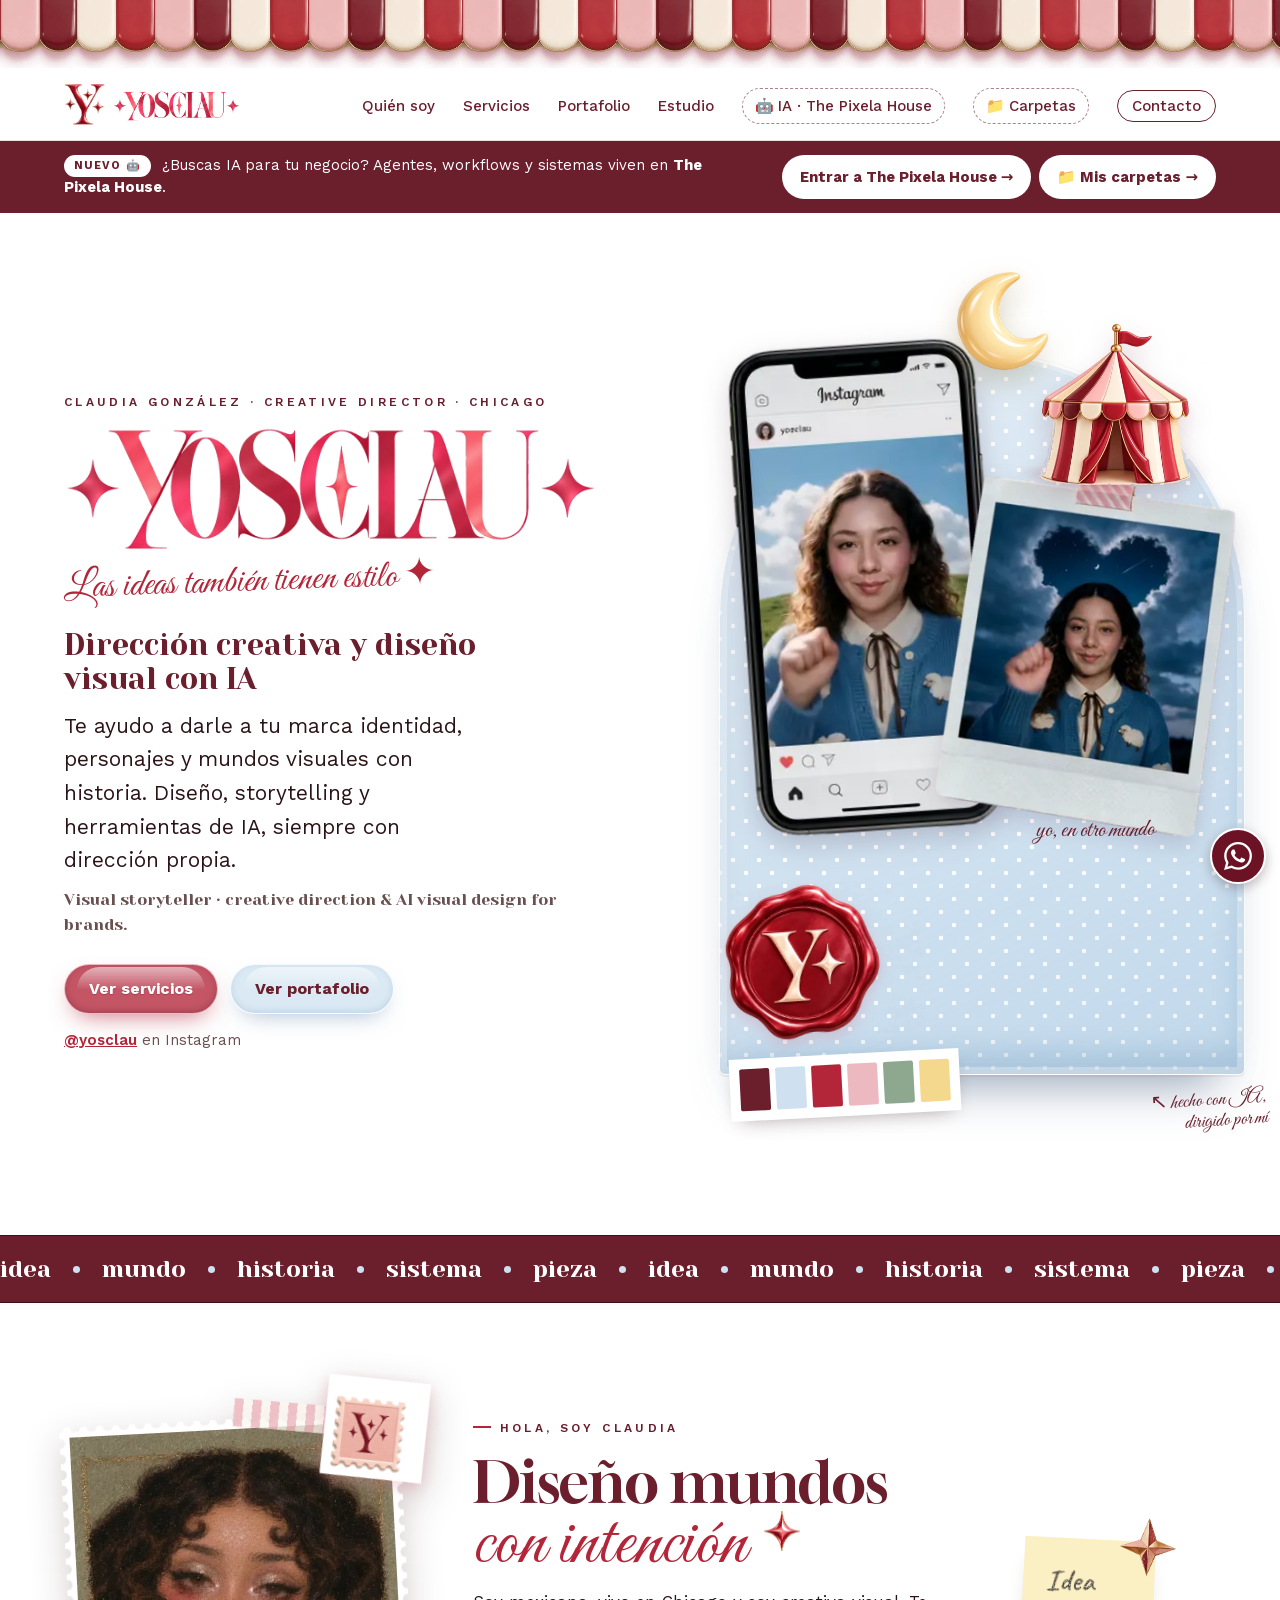
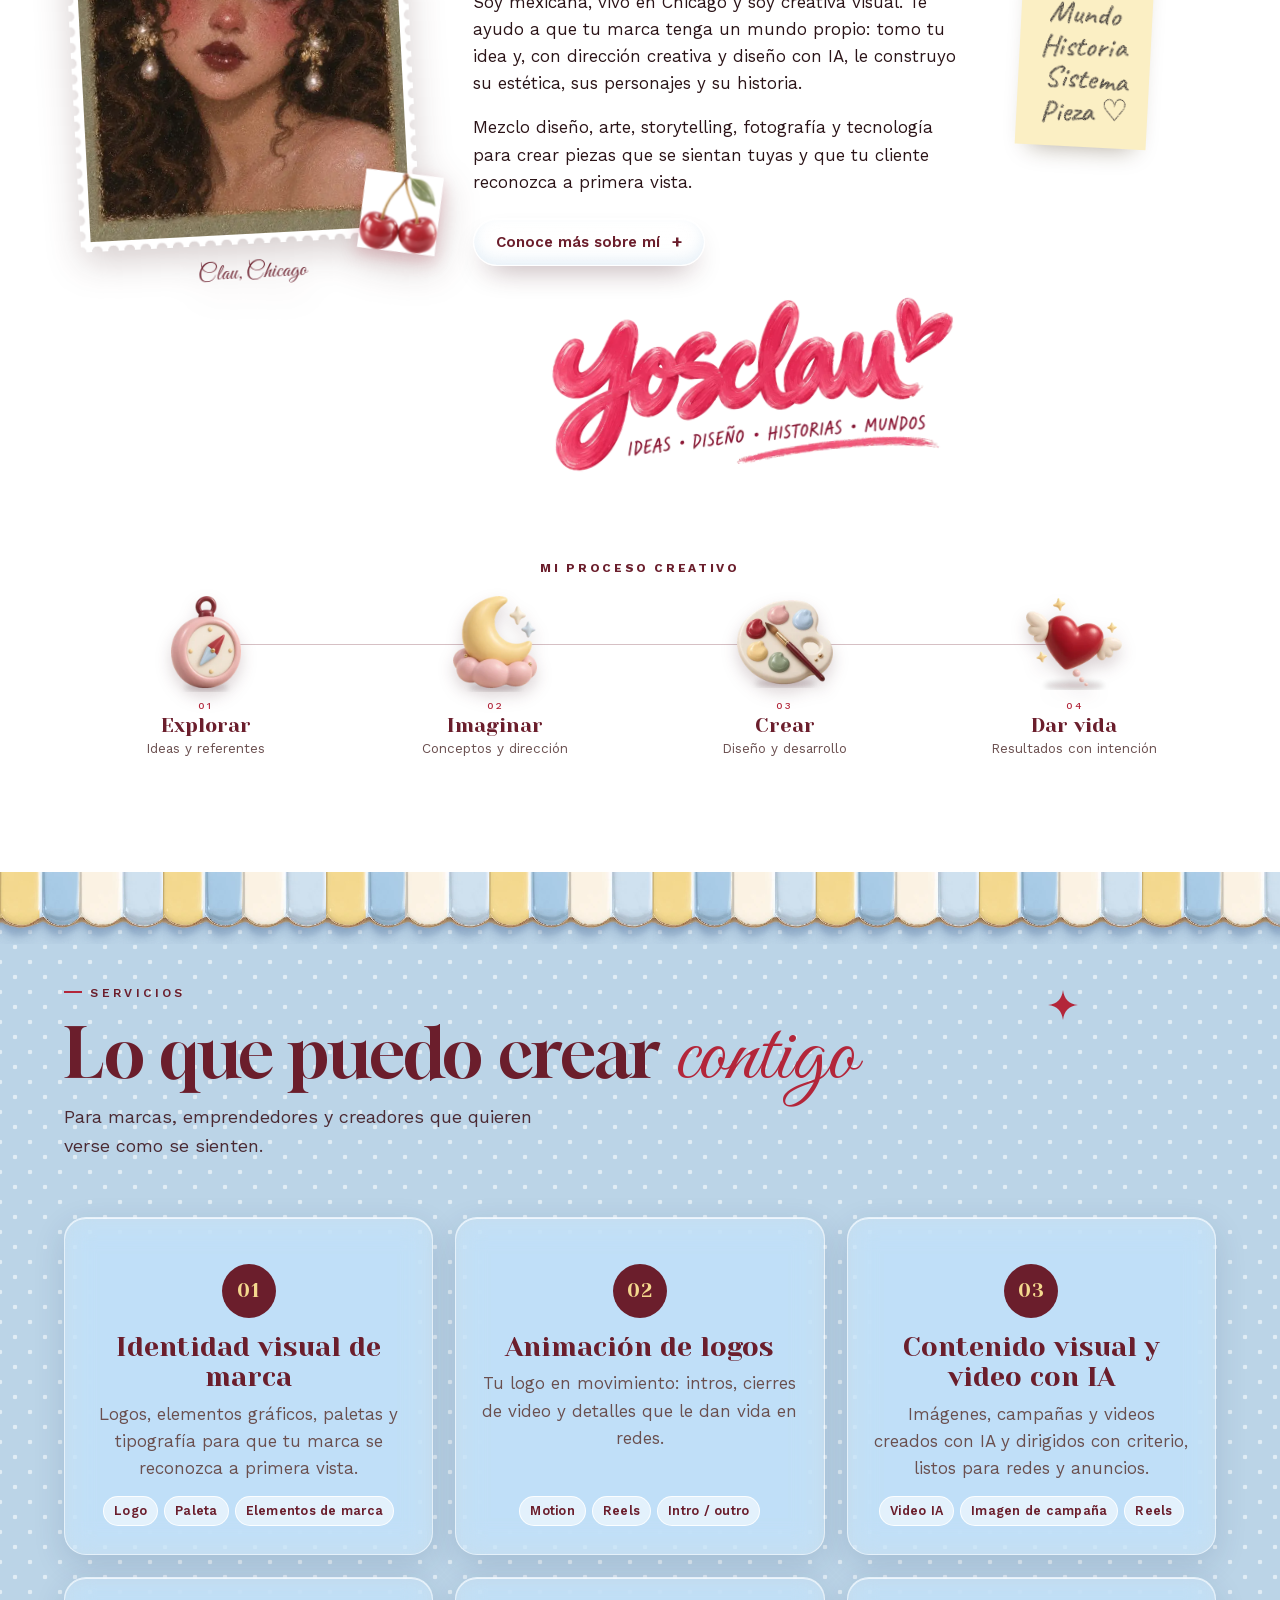
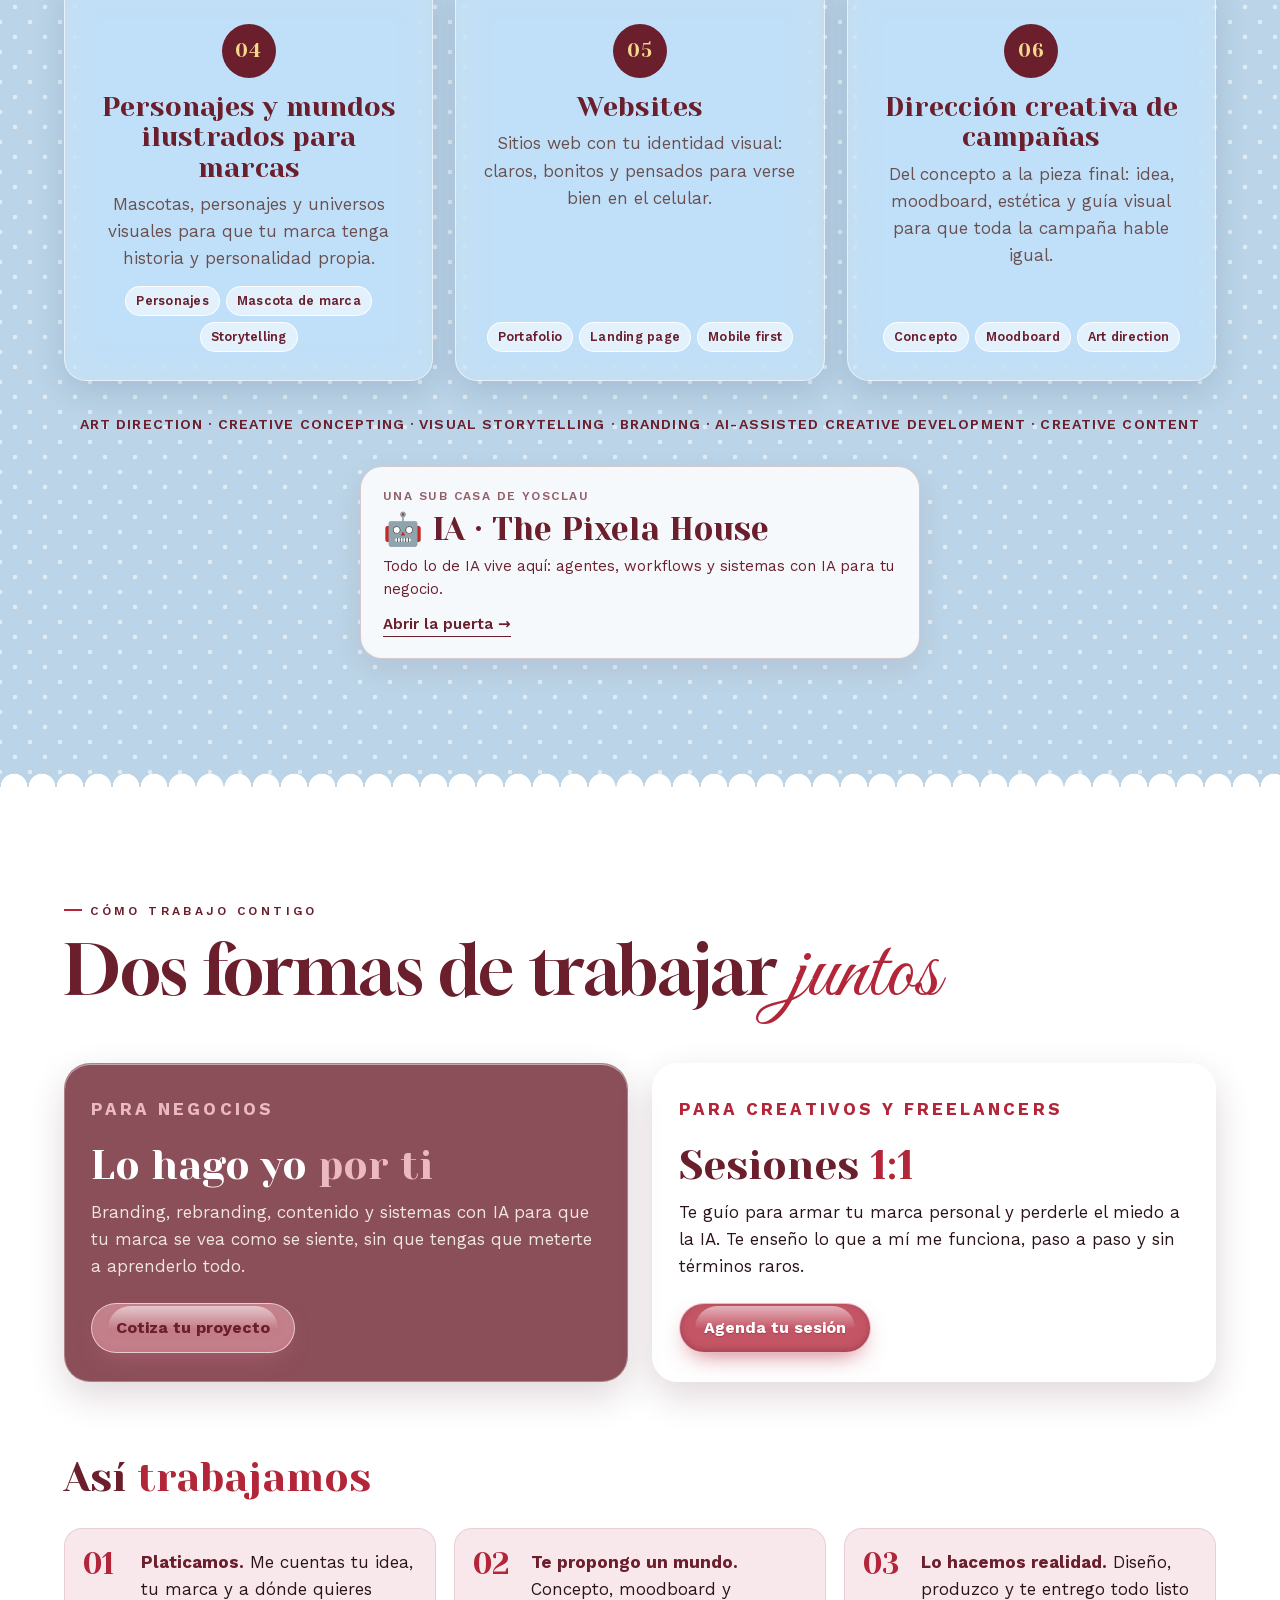
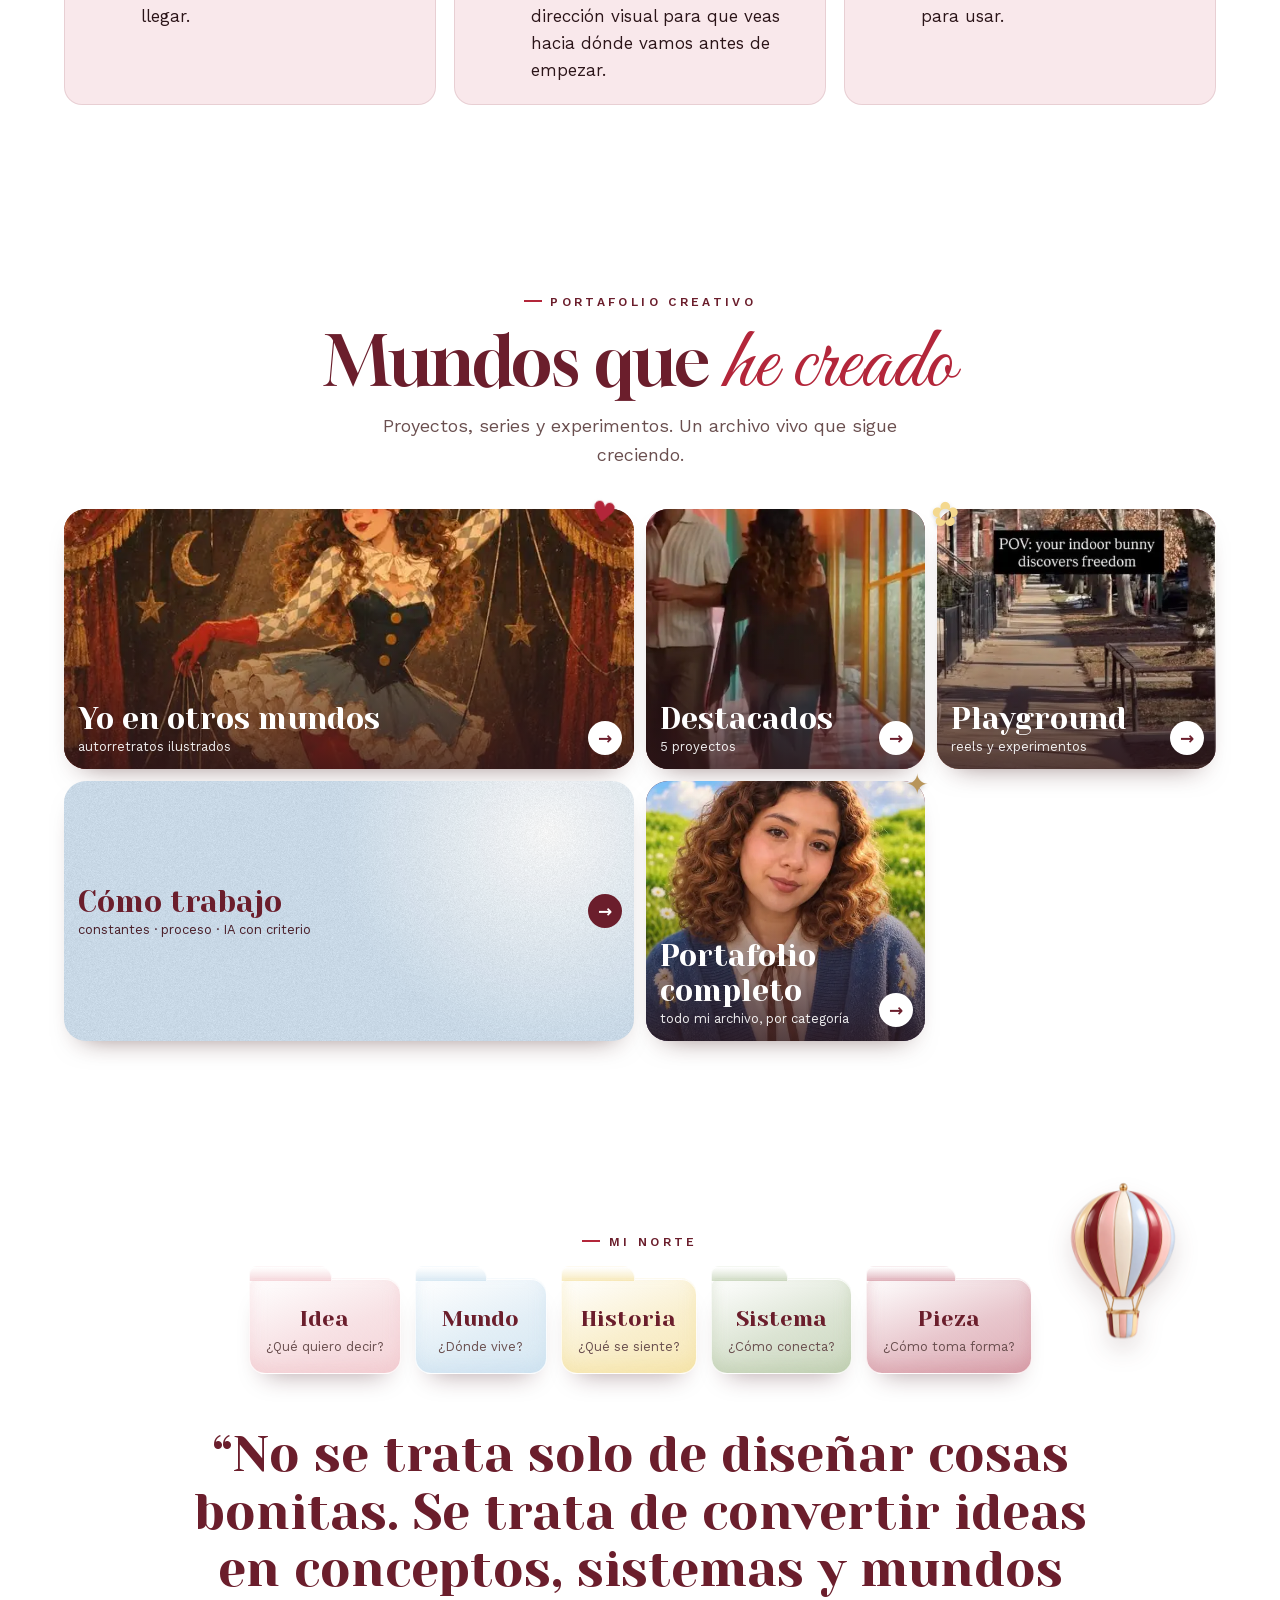
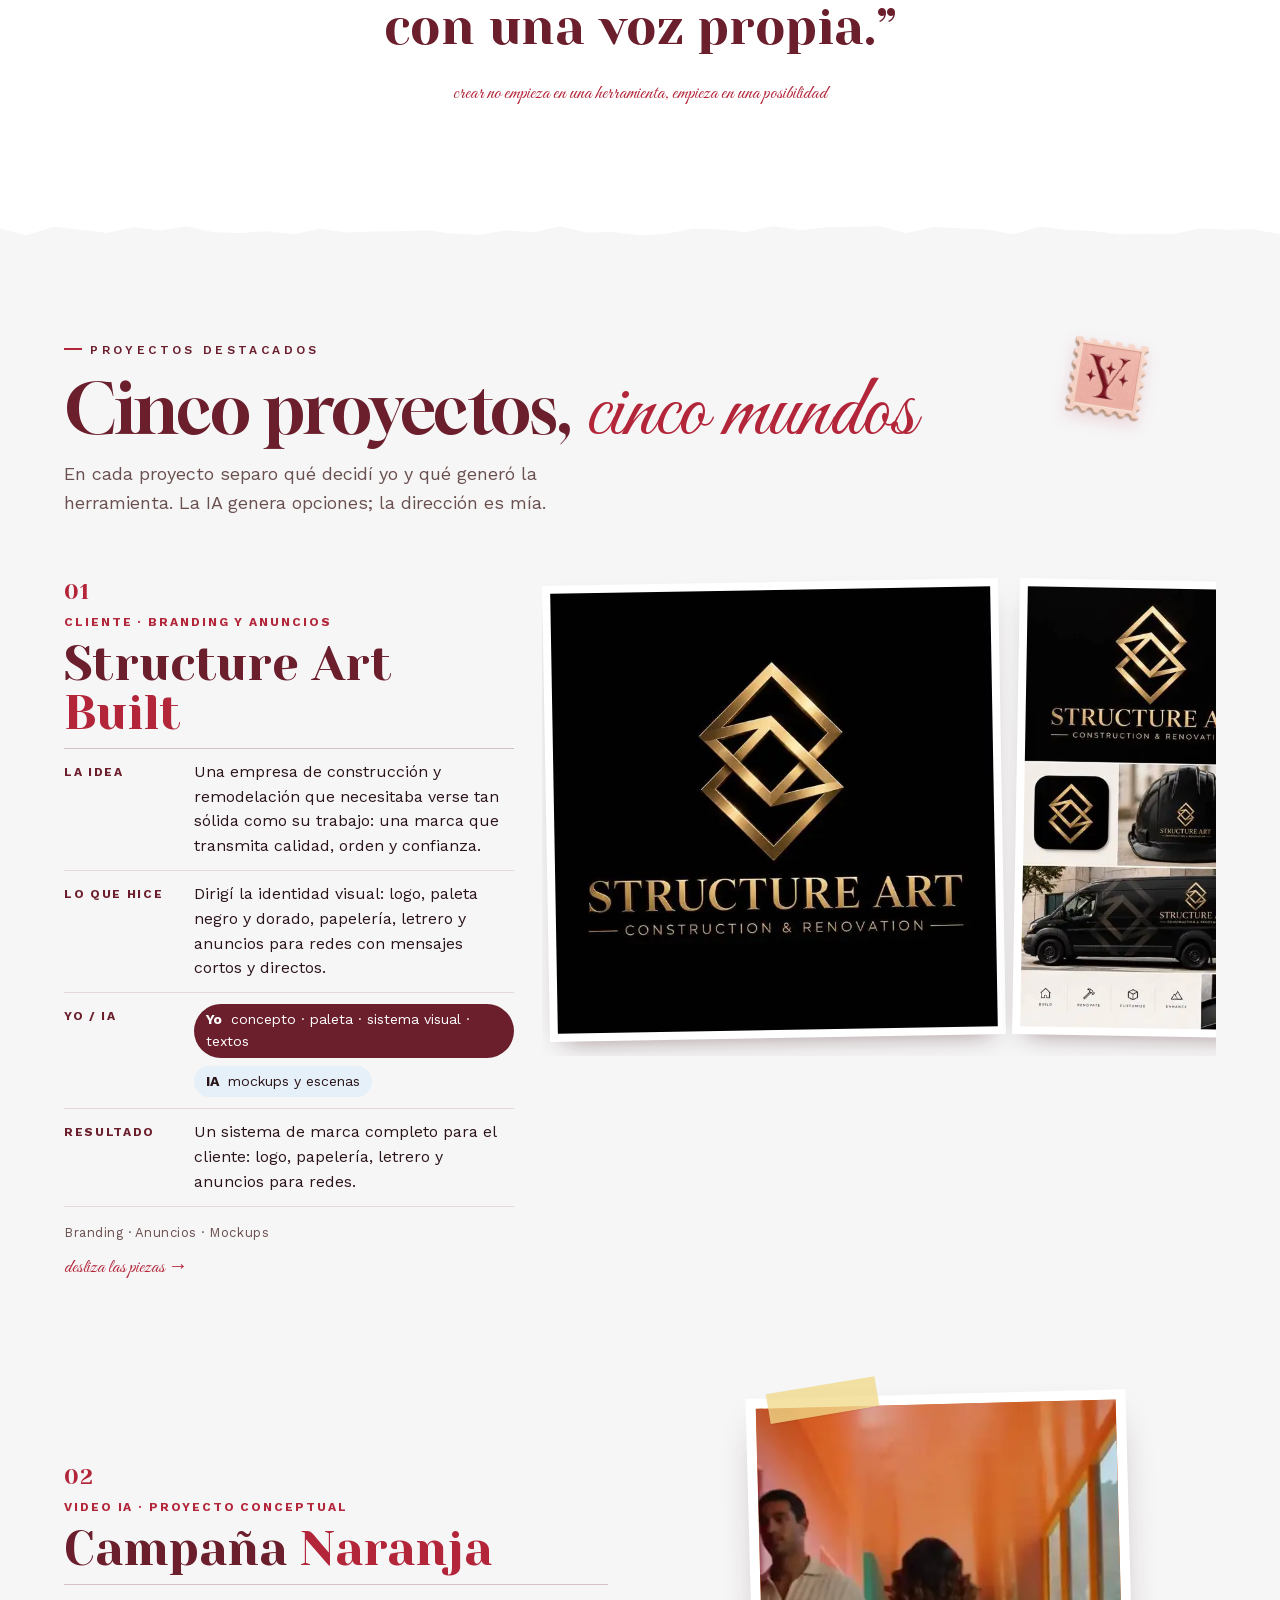
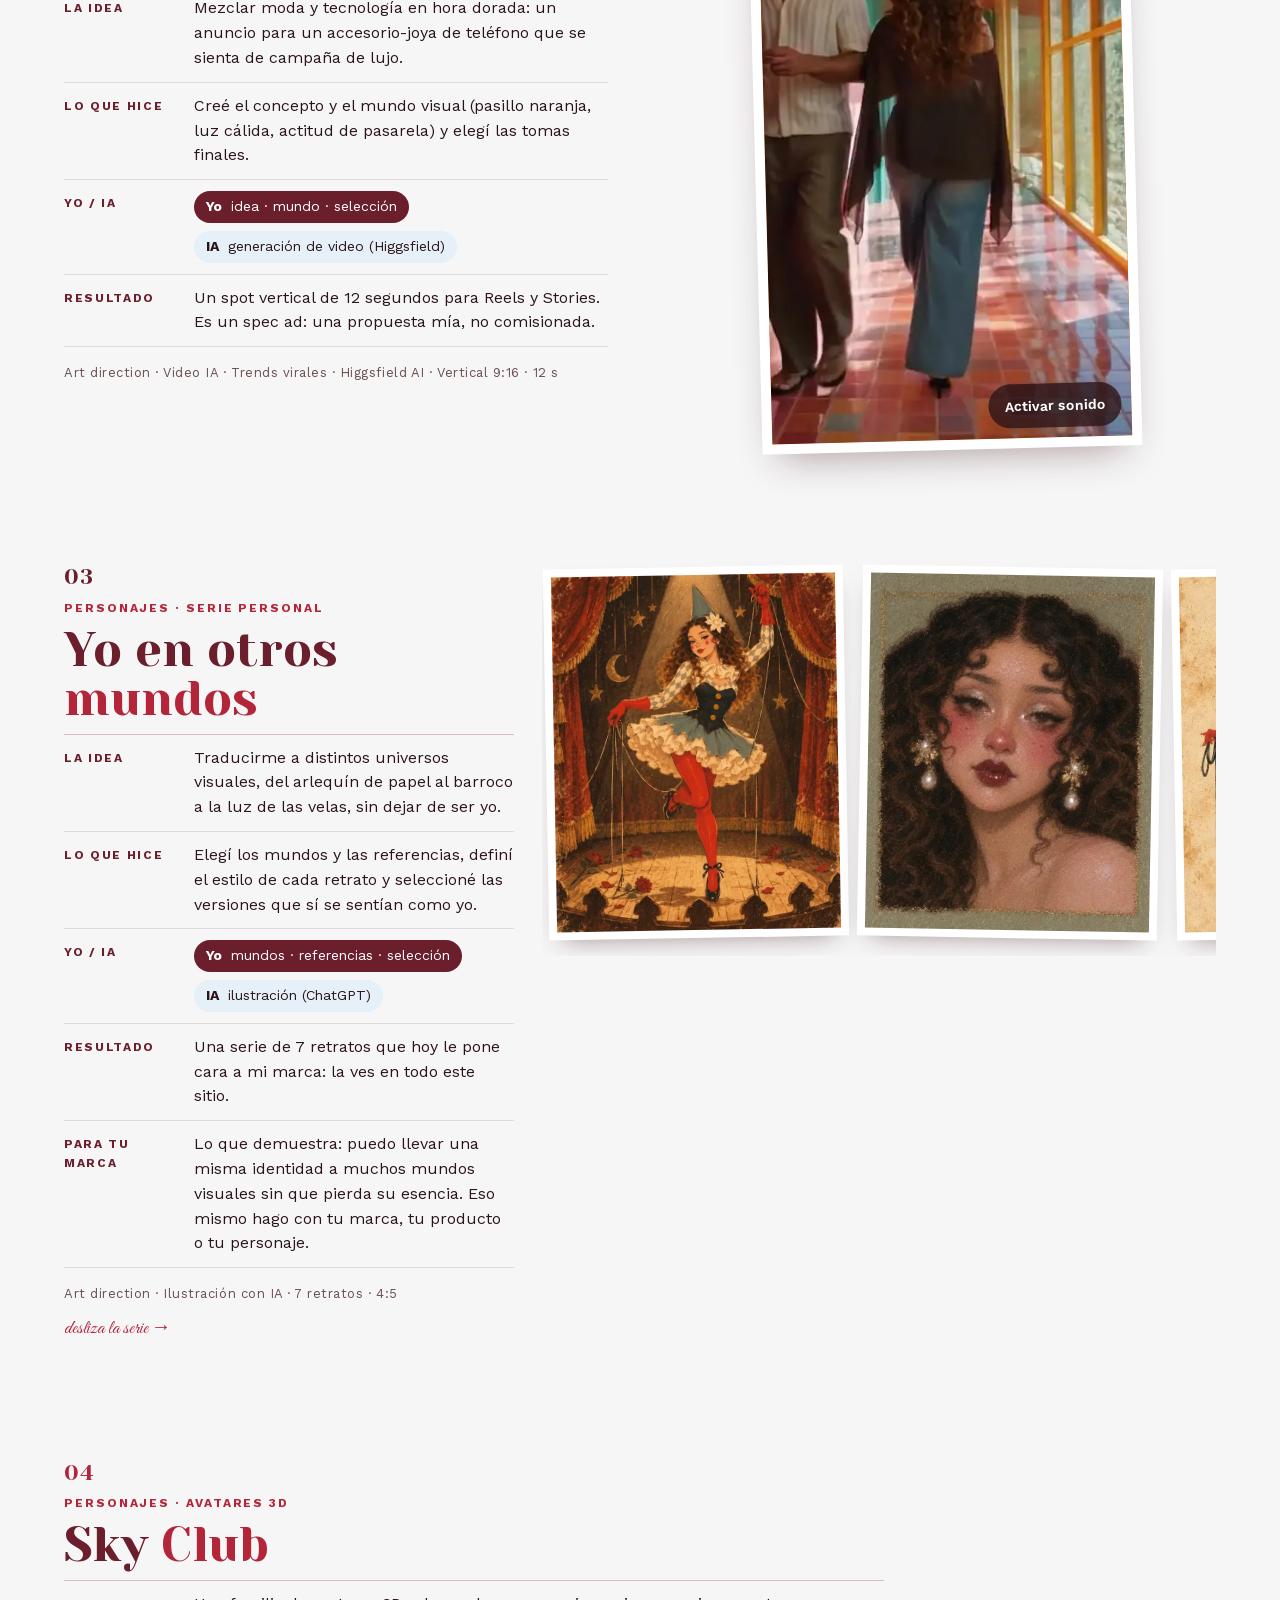
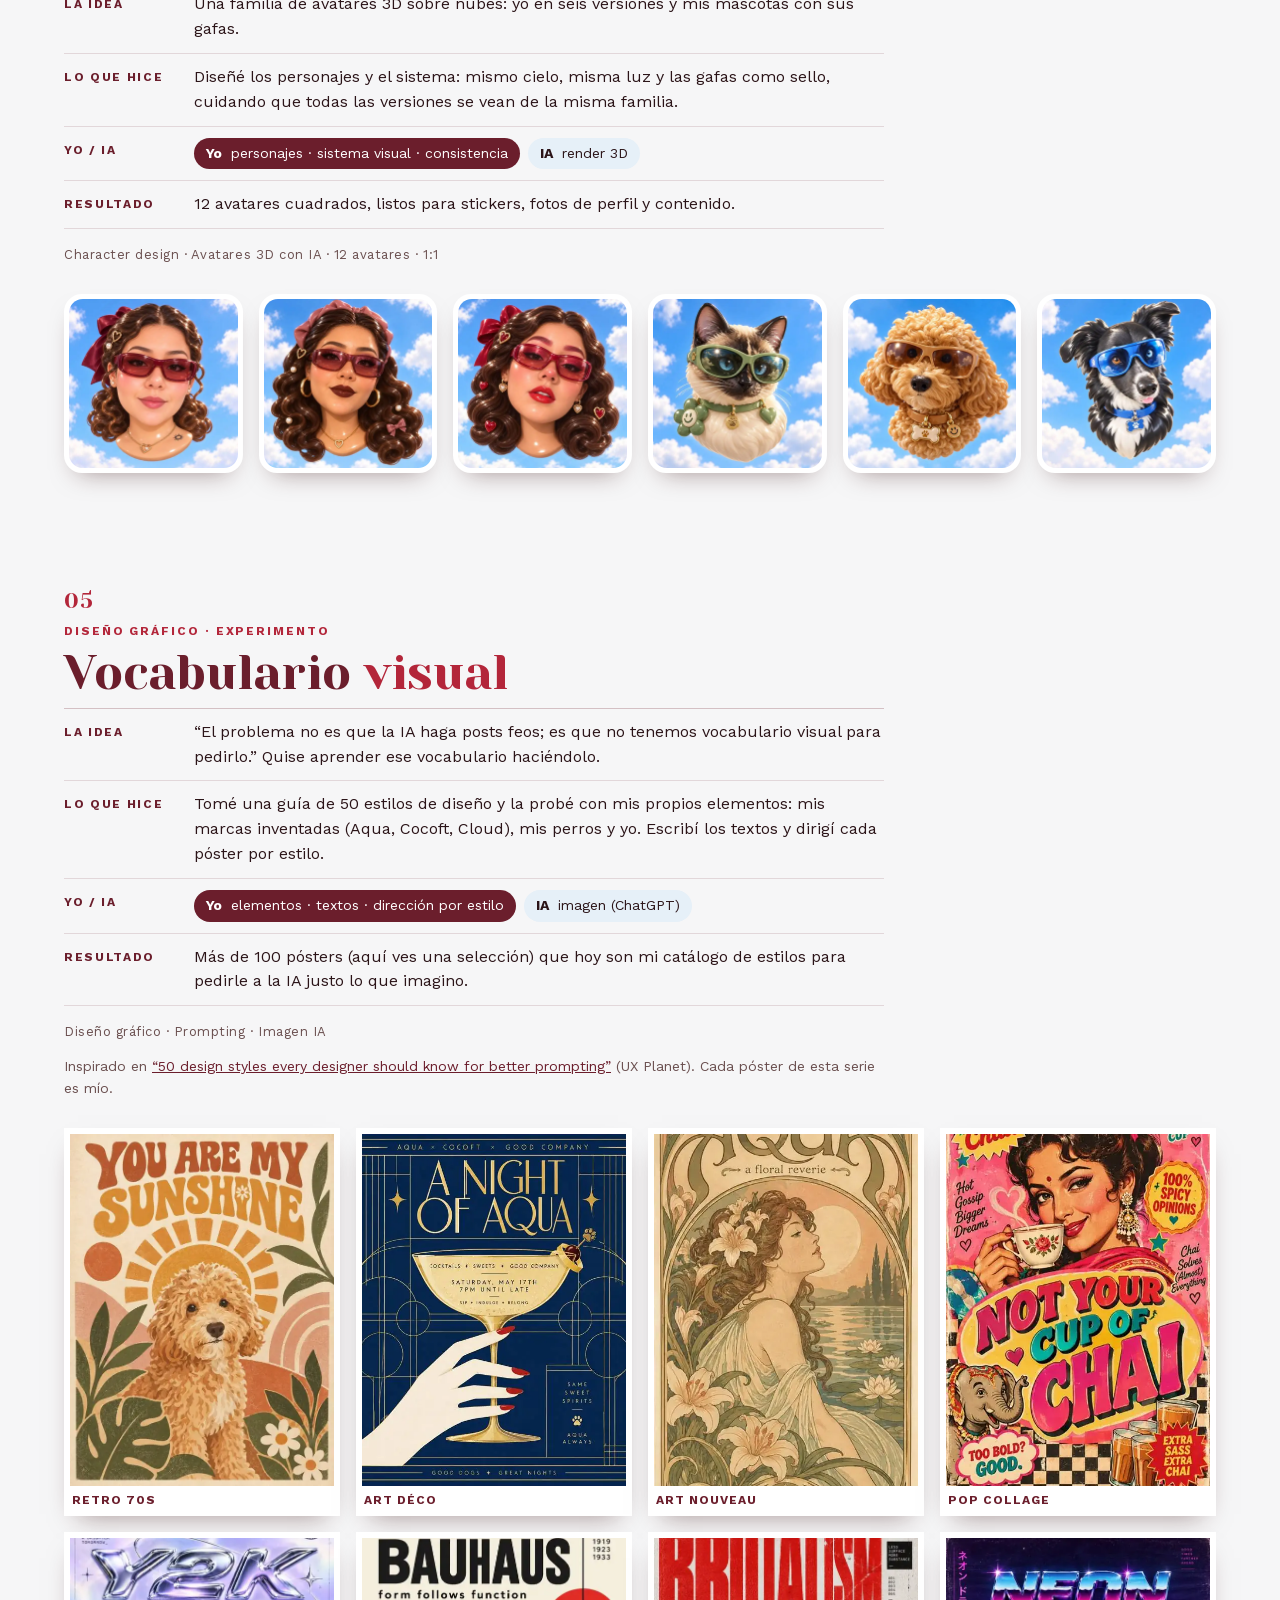
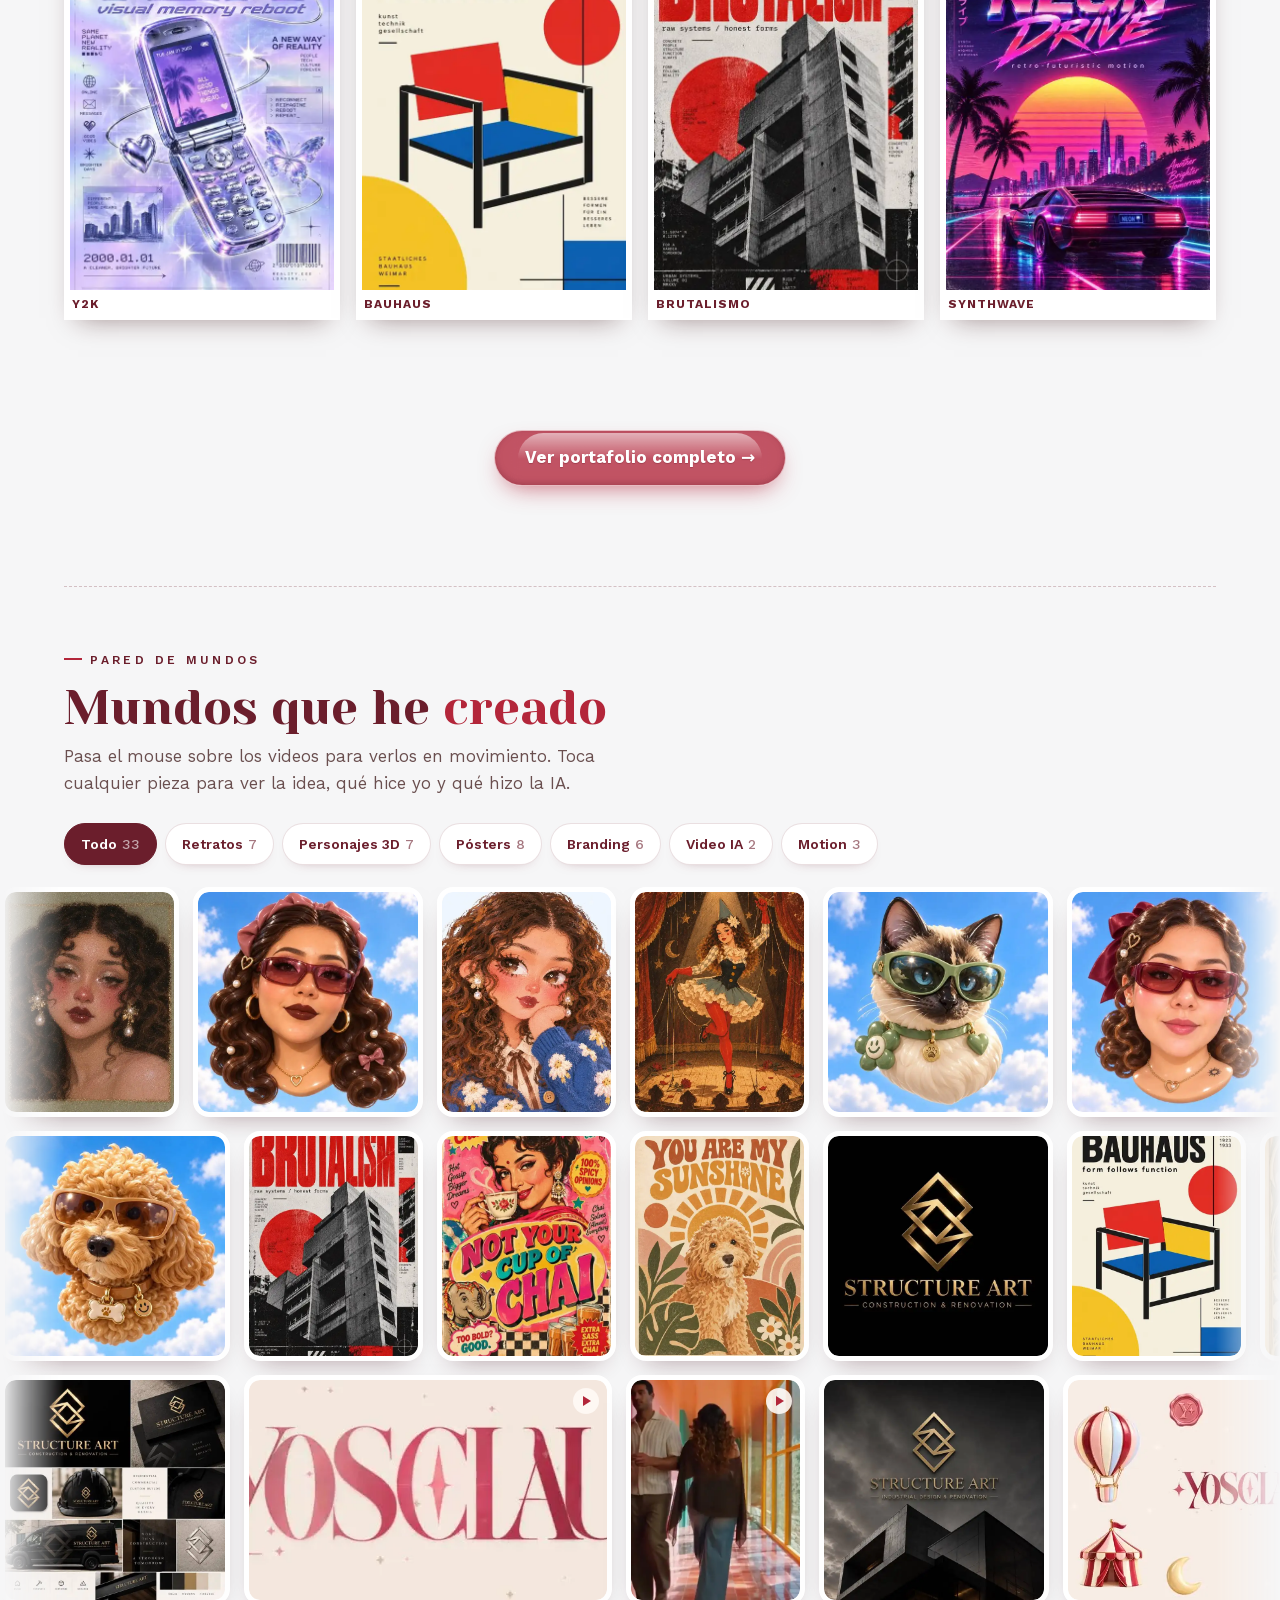
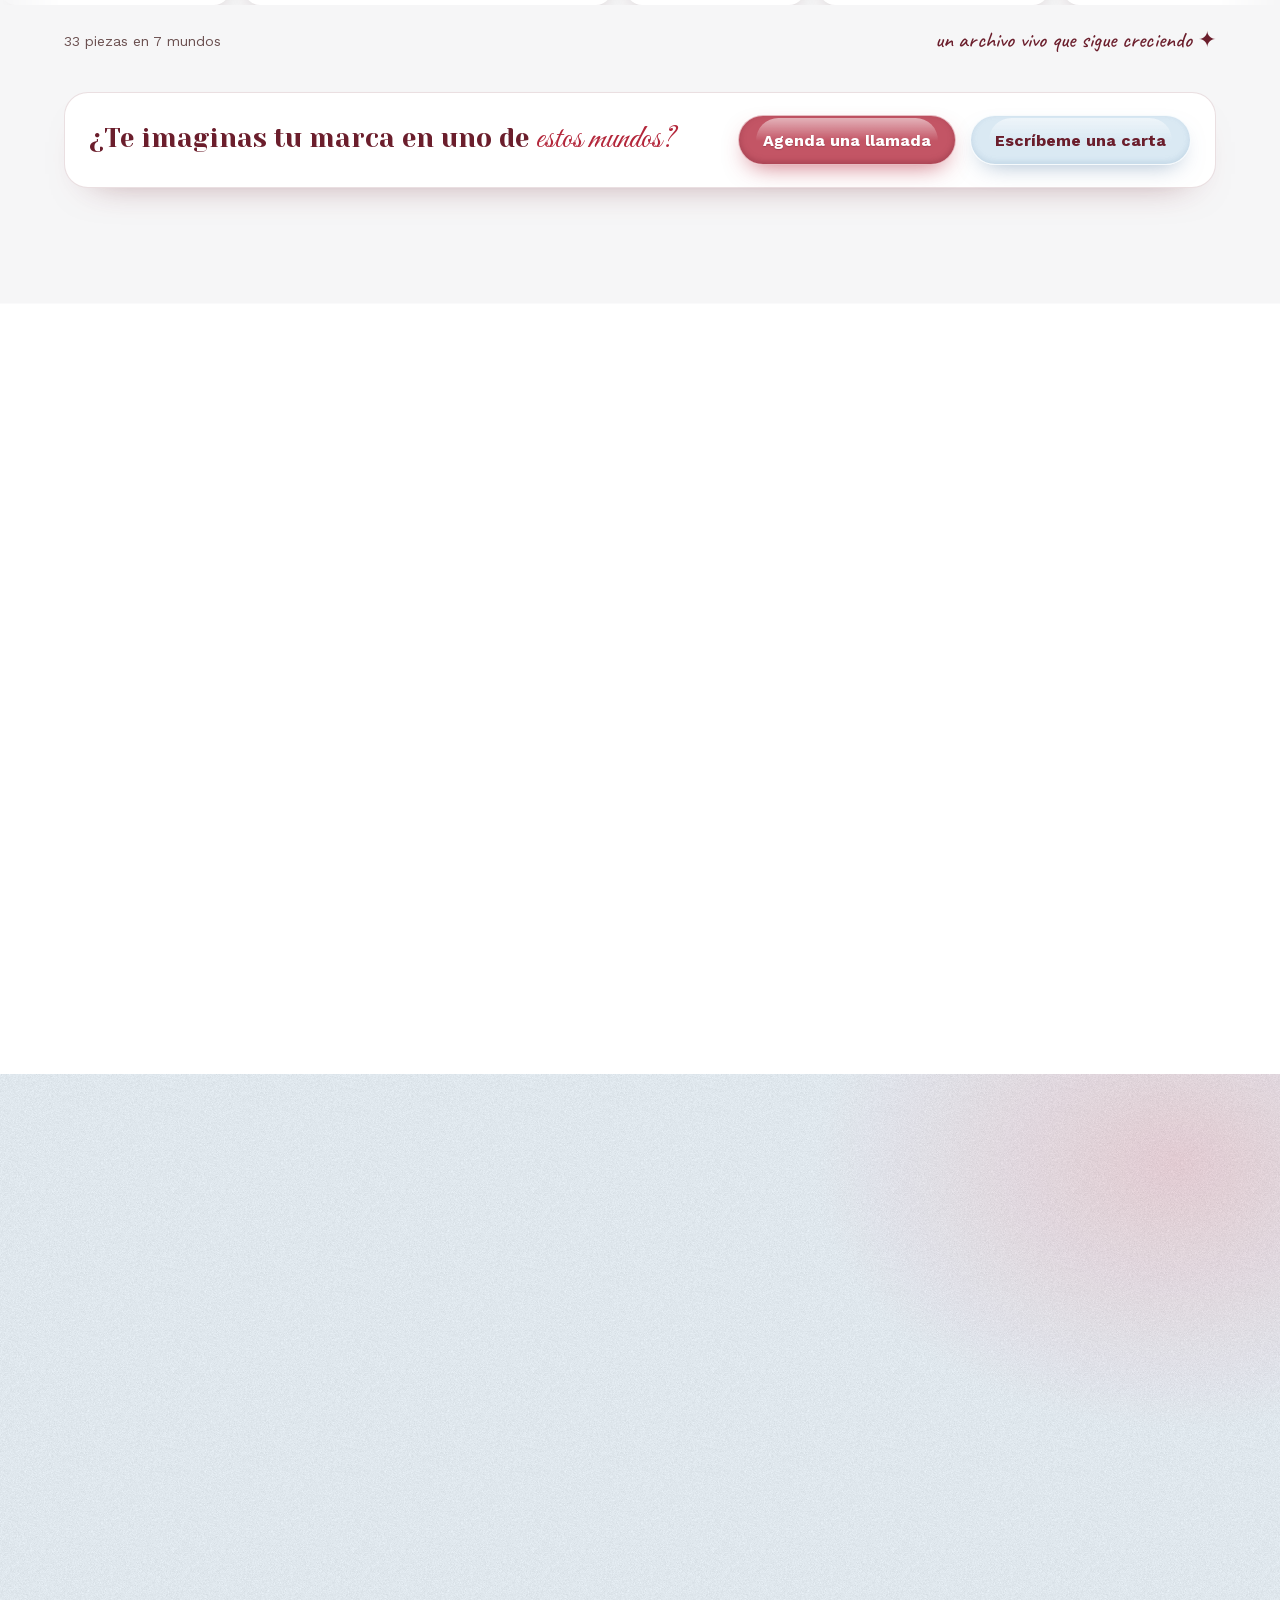
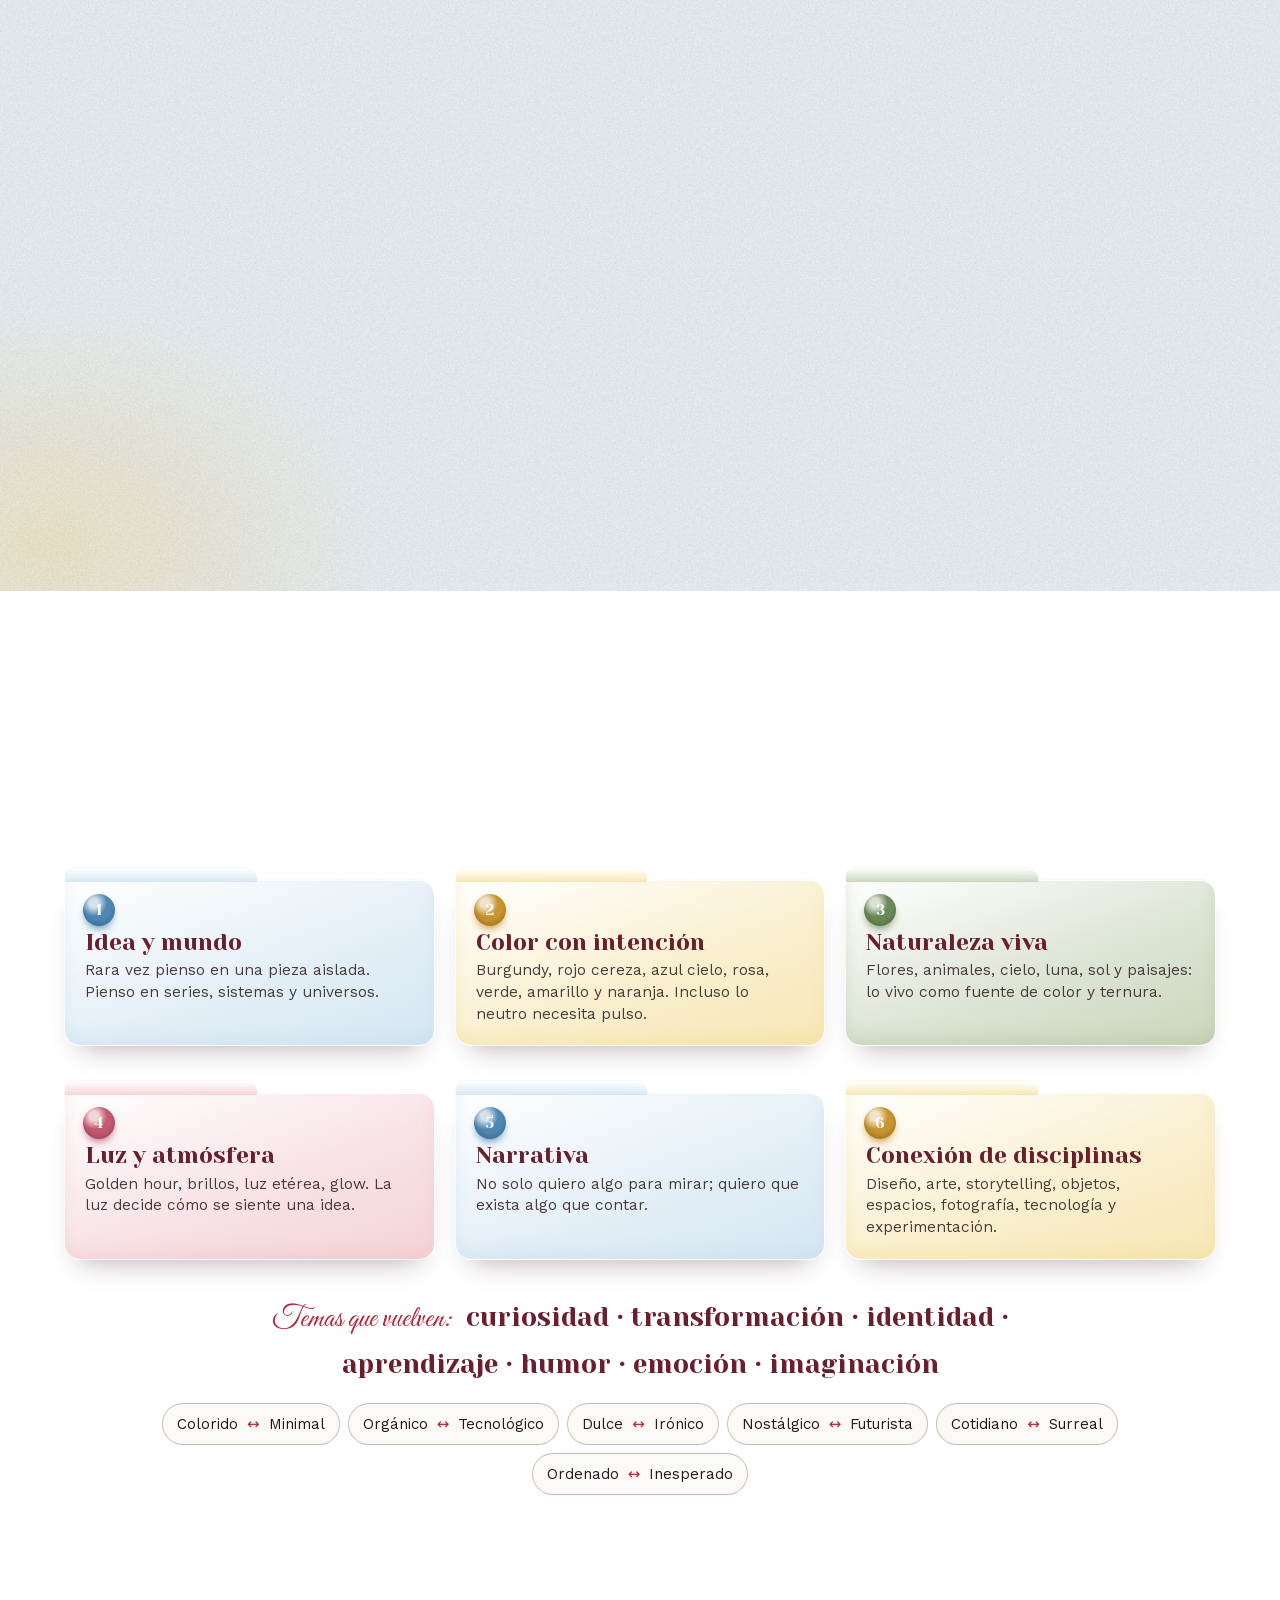
<file: index.html>
<!doctype html>
<html lang="es">
<head>
<meta charset="utf-8">
<meta name="viewport" content="width=device-width, initial-scale=1, viewport-fit=cover">
<title>Yosclau · Claudia González · Dirección creativa y diseño visual con IA</title>
<meta name="description" content="Yosclau es Claudia González: dirección creativa, identidad visual, contenido y video con IA, personajes, mundos y websites para marcas. Portafolio creativo y contacto. Chicago.">
<meta name="theme-color" content="#6b1e2c">
<meta property="og:title" content="Yosclau · Claudia González · Dirección creativa y diseño visual con IA">
<meta property="og:description" content="Las ideas también tienen estilo. Identidad visual, contenido con IA, personajes, mundos y websites para marcas.">
<meta property="og:type" content="website">
<meta property="og:image" content="https://yosclau.github.io/og.png?v=logo2">
<meta property="og:image:width" content="1200">
<meta property="og:image:height" content="630">
<meta property="og:url" content="https://yosclau.com/">
<link rel="canonical" href="https://yosclau.com/">
<meta name="twitter:card" content="summary_large_image">
<meta name="twitter:image" content="https://yosclau.github.io/og.png?v=logo2">
<link rel="icon" href="favicon-32.png" sizes="32x32" type="image/png">
<link rel="icon" href="favicon-64.png" sizes="64x64" type="image/png">
<link rel="apple-touch-icon" href="apple-touch-icon.png">
<link rel="preload" href="media/v3g/banda-rosa.webp" as="image">
<link rel="preload" href="medios/media/brand/logo-yosclau.webp" as="image">
<link rel="preload" href="fonts/gloock-normal.woff2" as="font" type="font/woff2" crossorigin>
<link rel="stylesheet" href="styles.css?v=live1">
<link rel="stylesheet" href="test.css?v=live1">
<link rel="stylesheet" href="v2.css?v=live1">
<link rel="stylesheet" href="v3.css?v=live1">
<link rel="stylesheet" href="v3g.css?v=live1">
<link rel="stylesheet" href="v3s.css?v=live1">
<link rel="stylesheet" href="ph.css?v=ph1">
<link rel="stylesheet" href="blanco.css?v=b2">
</head>
<body>
<a class="skip" href="#main">Saltar al contenido</a>
<div class="toldo" aria-hidden="true"></div>

<header class="topbar" id="top">
  <a class="wordmark" href="#inicio" aria-label="Yosclau, inicio"><img class="wm-y" src="media/v3g/y-mono.webp" alt="Monograma Y de Yosclau en rojo vino con destellos" width="223" height="240"><img class="wm-logo" src="media/brand/logo-yosclau-sm.webp" alt="Logo Yosclau" width="420" height="99"></a>
  <nav aria-label="Secciones">
    <ul>
      <li class="hide-sm"><a href="#sobre-mi">Quién soy</a></li>
      <li><a href="#servicios">Servicios</a></li>
      <li><a href="portafolio.html">Portafolio</a></li>
      <li class="hide-sm"><a href="#estudio">Estudio</a></li>
      <li class="ph-li"><a class="ph-door" href="the-pixela-house/" aria-label="IA · The Pixela House, sub casa de Yosclau"><span aria-hidden="true">🤖</span> IA<span class="ph-full"> · The Pixela House</span></a></li>
      <li class="hide-sm"><a class="ph-door" href="carpetas/" aria-label="Mis carpetas"><span aria-hidden="true">📁</span> Carpetas</a></li>
      <li><a class="pill" href="#contacto">Contacto</a></li>
    </ul>
  </nav>
</header>

<main id="main">
<!-- NUEVO · franja puerta a The Pixela House -->
<section class="ph-strip" aria-label="The Pixela House">
  <div class="ph-strip-in">
    <p><span class="ph-k">Nuevo 🤖</span> ¿Buscas IA para tu negocio? Agentes, workflows y sistemas viven en <b>The Pixela House</b>.</p>
    <span class="ph-strip-go"><a href="the-pixela-house/">Entrar a The Pixela House →</a><a href="carpetas/"><span aria-hidden="true">📁</span>&nbsp;Mis carpetas →</a></span>
  </div>
</section>

<!-- ============ HERO · papel + collage ============ -->
<section class="hero paper" id="inicio" aria-labelledby="hero-title">
  <div class="hero-text">
    <p class="kicker">Claudia González · Creative Director · Chicago</p>
    <h1 id="hero-title" class="logo-img"><img src="medios/media/brand/logo-yosclau.webp" alt="YOSCLAU" width="1200" height="282" fetchpriority="high"></h1>
    <p class="script tagline">Las ideas también tienen estilo <span aria-hidden="true">✦</span></p>
    <p class="positioning">Dirección creativa y diseño visual con IA</p>
    <p class="lede">Te ayudo a darle a tu marca identidad, personajes y mundos visuales con historia. Diseño, storytelling y herramientas de IA, siempre con dirección propia.</p>
    <p class="en" lang="en">Visual storyteller · creative direction &amp; AI visual design for brands.</p>
    <div class="ctas">
      <a class="btn btn-solid" href="#servicios">Ver servicios</a>
      <a class="btn btn-line" href="#trabajo">Ver portafolio</a>
    </div>
    <p class="hero-ig"><a href="https://www.instagram.com/yosclau/" rel="noopener" target="_blank">@yosclau</a> en Instagram</p>
  </div>

  <div class="hero-collage" aria-label="Collage de trabajo">
    <div class="arco" aria-hidden="true"><span class="arco-brillo"></span></div>
    <img class="hero-estampa hero-sello" src="media/v3g/sello-rojo.webp" width="300" height="231" alt="Sello de lacre rojo con la Y de Yosclau" aria-hidden="true" decoding="async">
    <div class="carpa3d" aria-hidden="true"><div class="carpa3d-float"><img class="carpa-img" src="medios/media/v3g/carpa.webp" width="380" height="324" alt="Carpa de circo a rayas rojas y crema" decoding="async"><img class="luna3d" src="media/v3g/luna.webp" width="243" height="260" alt="Luna creciente amarilla en 3D"></div></div>
    <picture><source media="(min-width: 900px)" srcset="v3/tm/telefono-flores-desk.webp?v=3t" type="image/webp" width="540" height="784"><img class="hero-phone" src="v3/tm/telefono-pasto.webp?v=3u" width="360" height="523" alt="Animación: Claudia saluda desde un celular y su mano sale de la pantalla para señalar hacia arriba" decoding="async"></picture>
    <figure class="polaroid p-side p-video">
      <picture><source media="(min-width: 900px)" srcset="v3/tm/polaroid-circo.webp?v=3t" type="image/webp" width="560" height="615"><img src="v3/tm/polaroid-corazon-m.webp?v=3u" width="360" height="395" alt="Animación: Claudia en una polaroid con una nube en forma de corazón; saluda y señala hacia arriba" decoding="async"></picture>
      <figcaption class="script">yo, en otro mundo</figcaption>
    </figure>
    <ul class="swatches" aria-label="Paleta">
      <li style="--c:#6b1e2c">burgundy</li>
      <li style="--c:#bcd8ea">cielo</li>
      <li style="--c:#b3263a">cereza</li>
      <li style="--c:#edb9c0">rosa</li>
      <li style="--c:#7e9a6b">verde</li>
      <li style="--c:#f1d98a">mantequilla</li>
    </ul>
    <p class="note script" aria-hidden="true">↖ hecho con IA,<br>dirigido por mí</p>
    <span class="spark s1" aria-hidden="true">✦</span><span class="spark s2" aria-hidden="true">✧</span><span class="spark s3" aria-hidden="true">✦</span>
  </div>
</section>

<div class="marquee" aria-hidden="true">
  <div class="marquee-track">
    <span>idea</span><i>✦</i><span>mundo</span><i>✦</i><span>historia</span><i>✦</i><span>sistema</span><i>✦</i><span>pieza</span><i>✦</i><span>idea</span><i>✦</i><span>mundo</span><i>✦</i><span>historia</span><i>✦</i><span>sistema</span><i>✦</i><span>pieza</span><i>✦</i>
  </div>
</div>

<svg width="0" height="0" style="position:absolute" aria-hidden="true" focusable="false"><filter id="lapiz" x="-5%" y="-5%" width="110%" height="110%"><feTurbulence type="fractalNoise" baseFrequency="1.3" numOctaves="2" seed="7" result="n"/><feDisplacementMap in="SourceGraphic" in2="n" scale="1.4" xChannelSelector="R" yChannelSelector="G" result="d"/><feColorMatrix in="n" type="matrix" values="0 0 0 0 0  0 0 0 0 0  0 0 0 0 0  0 0 0 -1.8 1.7" result="g"/><feComposite in="d" in2="g" operator="in"/></filter></svg>
<!-- ============ QUIÉN SOY ============ -->
<section class="about paper" id="sobre-mi" aria-labelledby="about-title">
  <div class="about-grid">
    <figure class="polaroid portrait-slot">
      <span class="washi" aria-hidden="true"></span>
      <img src="m/yo-perla.webp" width="640" height="800" loading="lazy" alt="Claudia ilustrada como su muñequita, con aretes de perla">
      <figcaption class="script">Clau, Chicago</figcaption>
      <img class="acc-corazon" src="media/v3/corazon.webp" width="220" height="209" alt="Corazón rojo brillante con un destello" aria-hidden="true" loading="lazy">
      <img class="acc-sello sin-marco" src="media/v3g/estampa-rosa.webp" width="320" height="314" alt="Estampilla rosa con la Y de Yosclau" aria-hidden="true" loading="lazy">
      <img class="acc-cereza sin-marco" src="media/v3g/cereza.webp" width="317" height="320" alt="Par de cerezas rojas con hoja verde" aria-hidden="true" loading="lazy">
    </figure>
    <div class="about-text">
      <p class="eyebrow">Hola, soy Claudia</p>
      <h2 id="about-title" class="h2 about-h">Diseño mundos <em>con intención</em> <img class="about-dest" src="media/v3/destello.webp" width="150" height="169" alt="Destello de cuatro puntas rojo" aria-hidden="true" loading="lazy"></h2>
      <p>Soy mexicana, vivo en Chicago y soy creativa visual. Te ayudo a que tu marca tenga un mundo propio: tomo tu idea y, con dirección creativa y diseño con IA, le construyo su estética, sus personajes y su historia.</p>
      <p>Mezclo diseño, arte, storytelling, fotografía y tecnología para crear piezas que se sientan tuyas y que tu cliente reconozca a primera vista.</p>
      <details class="mas">
        <summary class="pill-glass">Conoce más sobre mí</summary>
        <div class="mas-body">
          <p>Estudio diseño y también soy creadora de contenido. Mi marca personal, <a href="https://www.instagram.com/yosclau/" target="_blank" rel="noopener">@yosclau</a>, es mi laboratorio: ahí pruebo, aprendo y comparto lo que hago.</p>
          <p class="fe-text">Tengo fe en la gente. Y tengo fe en que podemos usar la IA para construir algo mejor, no algo peor. Depende de nosotros, y yo elijo creer.</p>
          <blockquote class="pull">“Mi identidad no vive en una sola estética; vive en cómo combino color, naturaleza, narrativa, objetos y contraste.”</blockquote>
          <ul class="chips" aria-label="Intereses">
            <li>Dirección de arte</li><li>Branding</li><li>Editorial</li><li>Fotografía</li><li>Video</li><li>Tipografía</li><li>3D</li><li>IA</li><li>Surrealismo</li><li>Cine</li><li>Ilustración</li><li>Libros infantiles</li><li>Naturaleza</li>
          </ul>
          <p class="robinsons"><span class="script">keep moving forward</span> Experimentar, equivocarme y seguir.</p>
        </div>
      </details>
      <img class="firma firma-about firma-full" src="medios/media/v3n/yosclau-full.webp?v=3n" width="840" height="354" alt="yosclau: ideas, diseño, historias, mundos" loading="lazy">
    </div>
    <aside class="nota" aria-label="Mi norte">
      <img class="nota-acc" src="media/v3/ic-estrella.webp" width="180" height="185" alt="Estrella de cuatro puntas rosa y dorada" aria-hidden="true" loading="lazy">
      <p class="script"><span class="ln ln1">Idea</span><br><span class="ln ln2">Mundo</span><br><span class="ln ln3">Historia</span><br><span class="ln ln4">Sistema</span><br><span class="ln ln5">Pieza <span aria-hidden="true">♡</span></span></p>
    </aside>
  </div>
  <div class="linea-proceso">
    <p class="lp-title">Mi proceso creativo</p>
    <ol class="lp">
      <li><img src="media/v3/ic-explorar.webp" width="176" height="240" alt="Brújula rosa, ícono del paso Explorar" aria-hidden="true" loading="lazy"><div><b><span>01</span> Explorar</b><small>Ideas y referentes</small></div></li>
      <li><img src="media/v3/ic-imaginar.webp" width="210" height="240" alt="Luna sobre una nube rosa, ícono del paso Imaginar" aria-hidden="true" loading="lazy"><div><b><span>02</span> Imaginar</b><small>Conceptos y dirección</small></div></li>
      <li><img src="media/v3/ic-crear.webp" width="240" height="219" alt="Paleta de pintor con pincel, ícono del paso Crear" aria-hidden="true" loading="lazy"><div><b><span>03</span> Crear</b><small>Diseño y desarrollo</small></div></li>
      <li><img src="media/v3/ic-darvida.webp" width="240" height="231" alt="Corazón con alas, ícono del paso Dar vida" aria-hidden="true" loading="lazy"><div><b><span>04</span> Dar vida</b><small>Resultados con intención</small></div></li>
    </ol>
  </div>
</section>
<!-- ============ SERVICIOS ============ -->
<section class="services" id="servicios" aria-labelledby="srv-title">
  <div class="vidrio-band" aria-hidden="true"></div>
  <header class="section-head">
    <span class="dest d2" aria-hidden="true"><svg viewBox="0 0 40 40" aria-hidden="true" focusable="false"><path d="M20 0C21.6 12.4 27.6 18.4 40 20C27.6 21.6 21.6 27.6 20 40C18.4 27.6 12.4 21.6 0 20C12.4 18.4 18.4 12.4 20 0Z"/></svg></span>
    <p class="eyebrow">Servicios</p>
    <h2 id="srv-title" class="h2">Lo que puedo crear <em>contigo</em></h2>
    <p class="section-sub">Para marcas, emprendedores y creadores que quieren verse como se sienten.</p>
  </header>
  <ol class="srv-grid">
    <li class="srv"><span class="srv-num" aria-hidden="true">01</span><h3>Identidad visual de marca</h3><p>Logos, elementos gráficos, paletas y tipografía para que tu marca se reconozca a primera vista.</p><ul class="srv-tags" aria-label="Incluye"><li>Logo</li><li>Paleta</li><li>Elementos de marca</li></ul></li>
    <li class="srv"><span class="srv-num" aria-hidden="true">02</span><h3>Animación de logos</h3><p>Tu logo en movimiento: intros, cierres de video y detalles que le dan vida en redes.</p><ul class="srv-tags" aria-label="Incluye"><li>Motion</li><li>Reels</li><li>Intro / outro</li></ul></li>
    <li class="srv"><span class="srv-num" aria-hidden="true">03</span><h3>Contenido visual y video con IA</h3><p>Imágenes, campañas y videos creados con IA y dirigidos con criterio, listos para redes y anuncios.</p><ul class="srv-tags" aria-label="Incluye"><li>Video IA</li><li>Imagen de campaña</li><li>Reels</li></ul></li>
    <li class="srv"><span class="srv-num" aria-hidden="true">04</span><h3>Personajes y mundos ilustrados para marcas</h3><p>Mascotas, personajes y universos visuales para que tu marca tenga historia y personalidad propia.</p><ul class="srv-tags" aria-label="Incluye"><li>Personajes</li><li>Mascota de marca</li><li>Storytelling</li></ul></li>
    <li class="srv"><span class="srv-num" aria-hidden="true">05</span><h3>Websites</h3><p>Sitios web con tu identidad visual: claros, bonitos y pensados para verse bien en el celular.</p><ul class="srv-tags" aria-label="Incluye"><li>Portafolio</li><li>Landing page</li><li>Mobile first</li></ul></li>
    <li class="srv"><span class="srv-num" aria-hidden="true">06</span><h3>Dirección creativa de campañas</h3><p>Del concepto a la pieza final: idea, moodboard, estética y guía visual para que toda la campaña hable igual.</p><ul class="srv-tags" aria-label="Incluye"><li>Concepto</li><li>Moodboard</li><li>Art direction</li></ul></li>
  </ol>
  <p class="capab">Art direction · Creative concepting · Visual storytelling · Branding · AI-assisted creative development · Creative content</p>
  <a class="ph-card" href="the-pixela-house/">
    <span class="ph-kicker">Una sub casa de Yosclau</span>
    <span class="ph-title">🤖 IA · <em>The Pixela House</em></span>
    <span class="ph-text">Todo lo de IA vive aquí: agentes, workflows y sistemas con IA para tu negocio.</span>
    <span class="ph-go">Abrir la puerta <span aria-hidden="true">→</span></span>
  </a>
</section>

<!-- ============ DOS FORMAS DE TRABAJAR JUNTOS ============ -->
<section class="formas paper" id="formas" aria-labelledby="formas-title">
  <header class="section-head">
    <p class="eyebrow">Cómo trabajo contigo</p>
    <h2 id="formas-title" class="h2">Dos formas de trabajar <em>juntos</em></h2>
  </header>
  <div class="offer-grid">
    <article class="offer offer-vino">
      <p class="offer-for">Para negocios</p>
      <h3>Lo hago yo <em>por ti</em></h3>
      <p>Branding, rebranding, contenido y sistemas con IA para que tu marca se vea como se siente, sin que tengas que meterte a aprenderlo todo.</p>
      <a class="btn btn-cream" href="#contacto">Cotiza tu proyecto</a>
    </article>
    <article class="offer offer-crema">
      <p class="offer-for">Para creativos y freelancers</p>
      <h3>Sesiones <em>1:1</em></h3>
      <p>Te guío para armar tu marca personal y perderle el miedo a la IA. Te enseño lo que a mí me funciona, paso a paso y sin términos raros.</p>
      <a class="btn btn-solid" href="https://calendly.com/yosclauuu/30min" target="_blank" rel="noopener">Agenda tu sesión</a>
    </article>
  </div>
  <div class="asi">
    <h3 class="asi-title">Así <em>trabajamos</em></h3>
    <ol class="asi-steps">
      <li><span class="asi-n">01</span><div><b>Platicamos.</b> Me cuentas tu idea, tu marca y a dónde quieres llegar.</div></li>
      <li><span class="asi-n">02</span><div><b>Te propongo un mundo.</b> Concepto, moodboard y dirección visual para que veas hacia dónde vamos antes de empezar.</div></li>
      <li><span class="asi-n">03</span><div><b>Lo hacemos realidad.</b> Diseño, produzco y te entrego todo listo para usar.</div></li>
    </ol>
  </div>
</section>

<!-- ============ PORTAFOLIO CREATIVO · tiles visuales ============ -->
<nav class="hub paper" id="portafolio" aria-labelledby="pf-title">
  <header class="pf-head">
    <p class="eyebrow">Portafolio creativo</p>
    <h2 id="pf-title" class="h2">Mundos que <em>he creado</em></h2>
    <p class="section-sub">Proyectos, series y experimentos. Un archivo vivo que sigue creciendo.</p>
  </header>
  <ul class="hub-grid">
    <li class="tile tile-wide t-night">
      <a href="#p-yo"><img src="m/yo-marioneta-escena.webp" width="640" height="800" alt="Autorretrato ilustrado de Claudia como marioneta en un escenario de teatro" loading="lazy">
        <span class="tile-text"><b>Yo en otros mundos</b><small>autorretratos ilustrados</small></span><span class="arrow" aria-hidden="true">→</span></a>
      <span class="sticker st-heart" aria-hidden="true">♥</span>
    </li>
    <li class="tile t-sun">
      <a href="#trabajo"><img src="m/campana-naranja-poster.webp" width="480" height="848" alt="Escena de campaña: personas caminando por un pasillo naranja con luz de ventanales" loading="lazy">
        <span class="tile-text"><b>Destacados</b><small>5 proyectos</small></span><span class="arrow" aria-hidden="true">→</span></a>
    </li>
    <li class="tile t-circus">
      <a href="portafolio.html#playground"><img src="m/reel-pov-conejo.webp" width="440" height="692" alt="Reel POV: banqueta de un barrio de Chicago con el texto &quot;POV: your indoor bunny discovers freedom&quot;" loading="lazy">
        <span class="tile-text"><b>Playground</b><small>reels y experimentos</small></span><span class="arrow" aria-hidden="true">→</span></a>
      <span class="sticker st-flower" aria-hidden="true">✿</span>
    </li>
    <li class="tile tile-wide t-ice">
      <a href="#proceso"><span class="tile-moon" aria-hidden="true">☾</span>
        <span class="tile-text"><b>Cómo trabajo</b><small>constantes · proceso · IA con criterio</small></span><span class="arrow" aria-hidden="true">→</span></a>
    </li>
    <li class="tile t-rosa">
      <a href="portafolio.html"><img src="m/cielo-02.webp" width="1000" height="1500" alt="Retrato de Claudia con suéter azul bordado frente a un cielo azul y pasto verde" loading="lazy">
        <span class="tile-text"><b>Portafolio completo</b><small>todo mi archivo, por categoría</small></span><span class="arrow" aria-hidden="true">→</span></a>
      <span class="sticker st-star" aria-hidden="true">✦</span>
    </li>
  </ul>
</nav>

<!-- ============ STATEMENT ============ -->
<section class="statement paper" aria-label="Filosofía creativa">
  <img class="st-globo float f1" data-depth="18" src="medios/media/v3n/globo-pastel.webp?v=3n" width="520" height="760" alt="Globo aerostático en tonos pastel" aria-hidden="true" loading="lazy">
  <p class="eyebrow">Mi norte</p>
  <ol class="norte">
    <li><b>Idea</b><span>¿Qué quiero decir?</span></li>
    <li><b>Mundo</b><span>¿Dónde vive?</span></li>
    <li><b>Historia</b><span>¿Qué se siente?</span></li>
    <li><b>Sistema</b><span>¿Cómo conecta?</span></li>
    <li><b>Pieza</b><span>¿Cómo toma forma?</span></li>
  </ol>
  <blockquote class="big-quote">
    <p>“No se trata solo de diseñar cosas bonitas. Se trata de convertir ideas en conceptos, sistemas y mundos con una voz propia.”</p>
  </blockquote>
  <p class="script under">crear no empieza en una herramienta, empieza en una posibilidad</p>
</section>

<!-- ============ PROYECTOS DESTACADOS ============ -->
<section class="work" id="trabajo" aria-labelledby="work-title">
  <header class="section-head">
    <img class="acc-y" src="media/v3g/estampa-rosa.webp" width="320" height="314" alt="Estampilla rosa con la Y de Yosclau" aria-hidden="true" loading="lazy">
    <p class="eyebrow">Proyectos destacados</p>
    <h2 id="work-title" class="h2">Cinco proyectos, <em>cinco mundos</em></h2>
    <p class="section-sub">En cada proyecto separo qué decidí yo y qué generó la herramienta. La IA genera opciones; la dirección es mía.</p>
  </header>
  <article class="case wide mood-structure" id="p-structure" data-cat="clientes" aria-labelledby="h-p-structure">
    <div class="case-body">
      <p class="case-num">01</p>
      <p class="case-tag">Cliente · Branding y anuncios</p>
      <h3 id="h-p-structure" class="h3">Structure Art <em>Built</em></h3>
      <dl class="story">
        <div><dt>La idea</dt><dd>Una empresa de construcción y remodelación que necesitaba verse tan sólida como su trabajo: una marca que transmita calidad, orden y confianza.</dd></div>
        <div><dt>Lo que hice</dt><dd>Dirigí la identidad visual: logo, paleta negro y dorado, papelería, letrero y anuncios para redes con mensajes cortos y directos.</dd></div>
        <div><dt>Yo / IA</dt><dd class="yoia"><span><b>Yo</b> concepto · paleta · sistema visual · textos</span><span><b>IA</b> mockups y escenas</span></dd></div>
        <div><dt>Resultado</dt><dd>Un sistema de marca completo para el cliente: logo, papelería, letrero y anuncios para redes.</dd></div>
      </dl>
      <p class="case-meta">Branding · Anuncios · Mockups</p>
      <p class="hint script">desliza las piezas →</p>
    </div>
      <div class="book flexh" role="region" aria-label="Piezas de Structure Art Built" tabindex="0">
      <a href="m/structure-01.webp" target="_blank" rel="noopener"><img loading="lazy" src="m/structure-01.webp" width="900" height="900" alt="Logotipo dorado de Structure Art sobre negro"></a>
      <a href="m/structure-02.webp" target="_blank" rel="noopener"><img loading="lazy" src="m/structure-02.webp" width="900" height="900" alt="Mockup de papelería y tarjetas de Structure Art"></a>
      <a href="m/structure-03.webp" target="_blank" rel="noopener"><img loading="lazy" src="m/structure-03.webp" width="900" height="900" alt="Logo de Structure Art en dorado sobre fondo texturizado"></a>
      <a href="m/structure-04.webp" target="_blank" rel="noopener"><img loading="lazy" src="m/structure-04.webp" width="900" height="900" alt="Letrero de Structure Art en fachada"></a>
      <a href="m/structure-05.webp" target="_blank" rel="noopener"><img loading="lazy" src="m/structure-05.webp" width="900" height="1125" alt="Anuncio: Built clean. Built custom. Built to last."></a>
      <a href="m/structure-06.webp" target="_blank" rel="noopener"><img loading="lazy" src="m/structure-06.webp" width="900" height="1125" alt="Anuncio: Your backyard. Upgraded."></a>
    </div>
  </article>
  <article class="case mood-sun flip" id="p-naranja" data-cat="video" aria-labelledby="h-p-naranja">
    <div class="case-media portrait">
      <span class="tape tape-c" aria-hidden="true"></span>
      <video class="vid has-sound" muted loop playsinline preload="metadata" poster="m/campana-naranja-poster.webp" aria-label="Video: spec ad conceptual en un pasillo naranja">
        <source src="m/campana-naranja.mp4" type="video/mp4">
      </video>
      <button class="sound" type="button" aria-pressed="false">Activar sonido</button>
    </div>
    <div class="case-body">
      <p class="case-num">02</p>
      <p class="case-tag">Video IA · Proyecto conceptual</p>
      <h3 id="h-p-naranja" class="h3">Campaña <em>Naranja</em></h3>
      <dl class="story">
        <div><dt>La idea</dt><dd>Mezclar moda y tecnología en hora dorada: un anuncio para un accesorio-joya de teléfono que se sienta de campaña de lujo.</dd></div>
        <div><dt>Lo que hice</dt><dd>Creé el concepto y el mundo visual (pasillo naranja, luz cálida, actitud de pasarela) y elegí las tomas finales.</dd></div>
        <div><dt>Yo / IA</dt><dd class="yoia"><span><b>Yo</b> idea · mundo · selección</span><span><b>IA</b> generación de video (Higgsfield)</span></dd></div>
        <div><dt>Resultado</dt><dd>Un spot vertical de 12 segundos para Reels y Stories. Es un spec ad: una propuesta mía, no comisionada.</dd></div>
      </dl>
      <p class="case-meta">Art direction · Video IA · Trends virales · Higgsfield AI · Vertical 9:16 · 12 s</p>
    </div>
  </article>
  <article class="case mood-night wide" id="p-yo" data-cat="personajes" aria-labelledby="h-p-yo">
    <div class="case-body">
      <p class="case-num">03</p>
      <p class="case-tag">Personajes · Serie personal</p>
      <h3 id="h-p-yo" class="h3">Yo en otros <em>mundos</em></h3>
      <dl class="story">
        <div><dt>La idea</dt><dd>Traducirme a distintos universos visuales, del arlequín de papel al barroco a la luz de las velas, sin dejar de ser yo.</dd></div>
        <div><dt>Lo que hice</dt><dd>Elegí los mundos y las referencias, definí el estilo de cada retrato y seleccioné las versiones que sí se sentían como yo.</dd></div>
        <div><dt>Yo / IA</dt><dd class="yoia"><span><b>Yo</b> mundos · referencias · selección</span><span><b>IA</b> ilustración (ChatGPT)</span></dd></div>
        <div><dt>Resultado</dt><dd>Una serie de 7 retratos que hoy le pone cara a mi marca: la ves en todo este sitio.</dd></div>
        <div><dt>Para tu marca</dt><dd>Lo que demuestra: puedo llevar una misma identidad a muchos mundos visuales sin que pierda su esencia. Eso mismo hago con tu marca, tu producto o tu personaje.</dd></div>
      </dl>
      <p class="case-meta">Art direction · Ilustración con IA · 7 retratos · 4:5</p>
      <p class="hint script">desliza la serie →</p>
    </div>
    <div class="book portraits" role="region" aria-label="Serie Yo en otros mundos" tabindex="0">
      <a href="m/yo-marioneta-escena.webp" target="_blank" rel="noopener"><img loading="lazy" src="m/yo-marioneta-escena.webp" width="640" height="800" alt="Claudia como marioneta en un escenario nocturno con luna y estrellas"></a>
      <a href="m/yo-perla.webp" target="_blank" rel="noopener"><img loading="lazy" src="m/yo-perla.webp" width="640" height="800" alt="Claudia con aretes de perla, retrato editorial"></a>
      <a href="m/yo-arlequin.webp" target="_blank" rel="noopener"><img loading="lazy" src="m/yo-arlequin.webp" width="640" height="800" alt="Claudia como arlequín de papel, estilo vintage"></a>
      <a href="m/yo-barroco.webp" target="_blank" rel="noopener"><img loading="lazy" src="m/yo-barroco.webp" width="640" height="800" alt="Claudia escribiendo una carta a la luz de las velas, estilo barroco"></a>
      <a href="m/yo-jardin.webp" target="_blank" rel="noopener"><img loading="lazy" src="m/yo-jardin.webp" width="640" height="800" alt="Claudia en un jardín al atardecer"></a>
      <a href="m/yo-margaritas.webp" target="_blank" rel="noopener"><img loading="lazy" src="m/yo-margaritas.webp" width="640" height="800" alt="Claudia con cárdigan de margaritas, estilo acogedor"></a>
      <a href="m/yo-verano.webp" target="_blank" rel="noopener"><img loading="lazy" src="m/yo-verano.webp" width="640" height="800" alt="Claudia en estilo caricatura de verano"></a>
    </div>
  </article>
  <article class="case avatares" id="p-sky" data-cat="personajes" aria-labelledby="h-p-sky">
    <div class="case-body">
      <p class="case-num">04</p>
      <p class="case-tag">Personajes · Avatares 3D</p>
      <h3 id="h-p-sky" class="h3">Sky <em>Club</em></h3>
      <dl class="story">
        <div><dt>La idea</dt><dd>Una familia de avatares 3D sobre nubes: yo en seis versiones y mis mascotas con sus gafas.</dd></div>
        <div><dt>Lo que hice</dt><dd>Diseñé los personajes y el sistema: mismo cielo, misma luz y las gafas como sello, cuidando que todas las versiones se vean de la misma familia.</dd></div>
        <div><dt>Yo / IA</dt><dd class="yoia"><span><b>Yo</b> personajes · sistema visual · consistencia</span><span><b>IA</b> render 3D</span></dd></div>
        <div><dt>Resultado</dt><dd>12 avatares cuadrados, listos para stickers, fotos de perfil y contenido.</dd></div>
      </dl>
      <p class="case-meta">Character design · Avatares 3D con IA · 12 avatares · 1:1</p>
    </div>
    <ul class="avatar-grid six" aria-label="Avatares Sky Club">
      <li><a href="m/avatar-01.webp" target="_blank" rel="noopener"><img loading="lazy" src="m/avatar-01.webp" width="900" height="900" alt="Avatar 3D de Claudia con gafas rojas y moño, sobre nubes"></a></li>
      <li><a href="m/avatar-03.webp" target="_blank" rel="noopener"><img loading="lazy" src="m/avatar-03.webp" width="900" height="900" alt="Avatar 3D de Claudia con gafas oscuras y aretes"></a></li>
      <li><a href="m/avatar-05.webp" target="_blank" rel="noopener"><img loading="lazy" src="m/avatar-05.webp" width="900" height="900" alt="Avatar 3D de Claudia con moños rojos"></a></li>
      <li><a href="m/avatar-07.webp" target="_blank" rel="noopener"><img loading="lazy" src="m/avatar-07.webp" width="900" height="900" alt="Avatar 3D de gato siamés con gafas sobre nubes"></a></li>
      <li><a href="m/avatar-08.webp" target="_blank" rel="noopener"><img loading="lazy" src="m/avatar-08.webp" width="900" height="900" alt="Avatar 3D de perrito de pelo rizado con gafas"></a></li>
      <li><a href="m/avatar-11.webp" target="_blank" rel="noopener"><img loading="lazy" src="m/avatar-11.webp" width="900" height="900" alt="Avatar 3D de border collie con gafas azules"></a></li>
    </ul>
  </article>
  <article class="case vocab" id="p-vocab" data-cat="grafico" aria-labelledby="h-p-vocab">
    <div class="case-body">
      <p class="case-num">05</p>
      <p class="case-tag">Diseño gráfico · Experimento</p>
      <h3 id="h-p-vocab" class="h3">Vocabulario <em>visual</em></h3>
      <dl class="story">
        <div><dt>La idea</dt><dd>“El problema no es que la IA haga posts feos; es que no tenemos vocabulario visual para pedirlo.” Quise aprender ese vocabulario haciéndolo.</dd></div>
        <div><dt>Lo que hice</dt><dd>Tomé una guía de 50 estilos de diseño y la probé con mis propios elementos: mis marcas inventadas (Aqua, Cocoft, Cloud), mis perros y yo. Escribí los textos y dirigí cada póster por estilo.</dd></div>
        <div><dt>Yo / IA</dt><dd class="yoia"><span><b>Yo</b> elementos · textos · dirección por estilo</span><span><b>IA</b> imagen (ChatGPT)</span></dd></div>
        <div><dt>Resultado</dt><dd>Más de 100 pósters (aquí ves una selección) que hoy son mi catálogo de estilos para pedirle a la IA justo lo que imagino.</dd></div>
      </dl>
      <p class="case-meta">Diseño gráfico · Prompting · Imagen IA</p>
      <p class="credit">Inspirado en <a href="https://uxplanet.org/50-design-styles-every-designer-should-know-for-better-prompting-56c09d55db62" target="_blank" rel="noopener">“50 design styles every designer should know for better prompting”</a> (UX Planet). Cada póster de esta serie es mío.</p>
    </div>
    <ul class="vocab-grid" aria-label="Pósters por estilo de diseño">
      <li><a href="m/estilo-01.webp" target="_blank" rel="noopener"><img loading="lazy" src="m/estilo-01.webp" width="560" height="747" alt="Póster en estilo Retro 70s"><span>Retro 70s</span></a></li>
      <li><a href="m/estilo-02.webp" target="_blank" rel="noopener"><img loading="lazy" src="m/estilo-02.webp" width="560" height="700" alt="Póster en estilo Art déco"><span>Art déco</span></a></li>
      <li><a href="m/estilo-03.webp" target="_blank" rel="noopener"><img loading="lazy" src="m/estilo-03.webp" width="472" height="840" alt="Póster en estilo Art nouveau"><span>Art nouveau</span></a></li>
      <li><a href="m/estilo-04.webp" target="_blank" rel="noopener"><img loading="lazy" src="m/estilo-04.webp" width="472" height="840" alt="Póster en estilo Pop collage"><span>Pop collage</span></a></li>
      <li><a href="m/estilo-05.webp" target="_blank" rel="noopener"><img loading="lazy" src="m/estilo-05.webp" width="560" height="840" alt="Póster en estilo Y2K"><span>Y2K</span></a></li>
      <li><a href="m/estilo-06.webp" target="_blank" rel="noopener"><img loading="lazy" src="m/estilo-06.webp" width="560" height="840" alt="Póster en estilo Bauhaus"><span>Bauhaus</span></a></li>
      <li><a href="m/estilo-07.webp" target="_blank" rel="noopener"><img loading="lazy" src="m/estilo-07.webp" width="560" height="840" alt="Póster en estilo Brutalismo"><span>Brutalismo</span></a></li>
      <li><a href="m/estilo-08.webp" target="_blank" rel="noopener"><img loading="lazy" src="m/estilo-08.webp" width="560" height="747" alt="Póster en estilo Synthwave"><span>Synthwave</span></a></li>
    </ul>
  </article>
  <div class="more-wrap"><a class="btn btn-solid btn-more" href="portafolio.html">Ver portafolio completo →</a></div>

  <!-- ============ PARED DE MUNDOS (v3s) ============ -->
  <div class="ys-wallblock" id="mundos" aria-labelledby="mundos-t">
    <p class="eyebrow">Pared de mundos</p>
    <h3 id="mundos-t" class="h3">Mundos que he <em>creado</em></h3>
    <p class="ys-lead"><span class="ys-mouse-only">Pasa el mouse sobre los videos para verlos en movimiento.</span><span class="ys-touch-only">Desliza cada tira con el dedo; los videos se mueven solos.</span> Toca cualquier pieza para ver la idea, qué hice yo y qué hizo la IA.</p>
    <div class="ys-chips" id="ys-cats" role="group" aria-label="Filtrar por mundo"></div>
    <div class="ys-wall" id="ys-wall"></div>
    <div class="ys-wallfoot"><span id="ys-count"></span><span class="ys-hand">un archivo vivo que sigue creciendo ✦</span></div>
    <div class="ys-cta-card">
      <p>¿Te imaginas tu marca en uno de <em>estos mundos?</em></p>
      <div class="ys-cta">
        <a class="btn btn-solid" href="https://calendly.com/yosclauuu/30min" target="_blank" rel="noopener">Agenda una llamada</a>
        <a class="btn btn-line" href="#contacto">Escríbeme una carta</a>
      </div>
    </div>
  </div>
</section>

<!-- ============ PAR DE FOTOS (v3s) ============ -->
<section class="ys-sec ys-par paper" id="par" aria-labelledby="par-t">
  <div class="ys-pair">
    <div class="ys-duo" id="ys-duo" role="button" tabindex="0" aria-label="Cambiar la foto del frente">
      <figure class="ys-ph a" id="ys-phA"><img alt="Proyecto de Yosclau" width="640" height="800"><figcaption></figcaption></figure>
      <figure class="ys-ph b" id="ys-phB"><img alt="Proyecto de Yosclau" width="640" height="800"><figcaption></figcaption></figure>
    </div>
    <div>
      <p class="eyebrow">Misma esencia, otro mundo</p>
      <h2 id="par-t" class="h2">Una idea puede vivir en <em>muchos mundos</em></h2>
      <p class="ys-lead" id="ys-par-d"></p>
      <div class="ys-pairctl">
        <button class="ys-round" id="ys-parPrev" type="button" aria-label="Par anterior">←</button>
        <button class="ys-round" id="ys-parNext" type="button" aria-label="Siguiente par">→</button>
        <div class="ys-dots" id="ys-parDots"></div>
      </div>
      <p class="ys-hint"><span class="ys-mouse-only">Mueve el mouse sobre las fotos o haz clic para cambiar cuál va al frente ✦</span><span class="ys-touch-only">Toca las fotos para cambiar cuál va al frente ✦</span></p>
    </div>
  </div>
</section>

<!-- ============ PÍDEME UN ESTILO (v3s) ============ -->
<section class="ys-sec ys-estilo" id="estilo" aria-labelledby="estilo-t">
  <header class="section-head">
    <p class="eyebrow">Pruébalo tú</p>
    <h2 id="estilo-t" class="h2">Pídeme un <em>estilo</em></h2>
    <p class="section-sub">Elige un estilo y te enseño una pieza mía hecha así. Es la misma dirección que le doy a tu marca, en el mundo que tú quieras.</p>
  </header>
  <div class="ys-machine">
    <div class="ys-stage">
      <div class="ys-wash" id="ys-wash"></div>
      <div class="ys-glass">
        <div class="ys-prompt" aria-live="polite">Haz mi marca en estilo <span class="typed" id="ys-typed"></span><span class="ys-caret"></span></div>
        <button class="ys-go" id="ys-go" type="button" aria-label="Sorpréndeme con un estilo al azar" title="Sorpréndeme">
          <svg width="18" height="18" viewBox="0 0 24 24" fill="none" stroke="currentColor" stroke-width="2.4" stroke-linecap="round" stroke-linejoin="round" aria-hidden="true"><path d="M12 19V5M5 12l7-7 7 7"/></svg>
        </button>
      </div>
      <div class="ys-result" id="ys-result"><div class="ys-badge" id="ys-badge"><span>Art déco</span></div><div class="ys-shimmer"></div></div>
    </div>
    <div class="ys-side">
      <div class="ys-styles" id="ys-styles" role="group" aria-label="Estilos"></div>
      <p class="ys-hint">Todas son piezas reales de mi catálogo: retratos, avatares 3D y más de 100 pósters de estilos.</p>
      <h3 id="ys-sdesc-t">Art déco</h3>
      <p id="ys-sdesc" class="ys-lead"></p>
      <div class="ys-cta">
        <a class="btn btn-solid" href="https://calendly.com/yosclauuu/30min" target="_blank" rel="noopener">Quiero mi marca en este estilo</a>
        <button class="btn btn-line" id="ys-rand" type="button">Sorpréndeme ✦</button>
      </div>
      <p class="ys-hint" style="font-size:19px">¿Prefieres escribir? <a class="ys-inlink" href="#contacto">Mándame una carta</a> y lo platicamos.</p>
    </div>
  </div>
</section>


<!-- ============ MI MANERA DE MIRAR · jardín ============ -->
<section class="mirada paper" id="mirada" aria-labelledby="mirada-title">
  <header class="section-head">
    <p class="eyebrow">Constantes</p>
    <h2 id="mirada-title" class="h2">Lo que aparece una y <em>otra vez</em></h2>
  </header>
  <ol class="constants">
    <li style="--c:#6b1e2c"><span class="n">1</span><h3>Idea y mundo</h3><p>Rara vez pienso en una pieza aislada. Pienso en series, sistemas y universos.</p></li>
    <li style="--c:#b3263a"><span class="n">2</span><h3>Color con intención</h3><p>Burgundy, rojo cereza, azul cielo, rosa, verde, amarillo y naranja. Incluso lo neutro necesita pulso.</p></li>
    <li style="--c:#7e9a6b"><span class="n">3</span><h3>Naturaleza viva</h3><p>Flores, animales, cielo, luna, sol y paisajes: lo vivo como fuente de color y ternura.</p></li>
    <li style="--c:#c99a3e"><span class="n">4</span><h3>Luz y atmósfera</h3><p>Golden hour, brillos, luz etérea, glow. La luz decide cómo se siente una idea.</p></li>
    <li style="--c:#5d86a6"><span class="n">5</span><h3>Narrativa</h3><p>No solo quiero algo para mirar; quiero que exista algo que contar.</p></li>
    <li style="--c:#d0708a"><span class="n">6</span><h3>Conexión de disciplinas</h3><p>Diseño, arte, storytelling, objetos, espacios, fotografía, tecnología y experimentación.</p></li>
  </ol>
  <p class="themes"><span>Temas que vuelven:</span> curiosidad · transformación · identidad · aprendizaje · humor · emoción · imaginación</p>
  <ul class="contrasts" aria-label="Contrastes que me atraen">
    <li>Colorido <i>↔</i> Minimal</li><li>Orgánico <i>↔</i> Tecnológico</li><li>Dulce <i>↔</i> Irónico</li><li>Nostálgico <i>↔</i> Futurista</li><li>Cotidiano <i>↔</i> Surreal</li><li>Ordenado <i>↔</i> Inesperado</li>
  </ul>
</section>

<!-- ============ CÓMO TRABAJO CON IA · noche ============ -->
<section class="night" id="proceso" aria-labelledby="ia-title">
  <span class="moon" aria-hidden="true"></span>
  <header class="section-head">
    <p class="eyebrow">Proceso</p>
    <h2 id="ia-title" class="h2">La IA genera opciones. Yo decido la <em>historia.</em></h2>
  </header>
  <ol class="steps">
    <li><span class="sn sn3d"><img src="media/v3/n1.webp" width="120" height="160" alt="1" loading="lazy"></span><h3>Algo me llama</h3><p>Una imagen, una emoción, una conversación, algo que aprendí.</p></li>
    <li><span class="sn sn3d"><img src="media/v3/n2.webp" width="120" height="160" alt="2" loading="lazy"></span><h3>Expando</h3><p>Referencias, colores, historias, formatos y posibilidades. Moodboards con intención.</p></li>
    <li><span class="sn sn3d"><img src="media/v3/n3.webp" width="120" height="160" alt="3" loading="lazy"></span><h3>Genero y pruebo</h3><p>Uso herramientas de diseño y de IA para explorar rápido muchas versiones.</p></li>
    <li><span class="sn sn3d"><img src="media/v3/n4.webp" width="120" height="160" alt="4" loading="lazy"></span><h3>Selecciono y termino</h3><p>Elijo, edito y conecto las piezas en un sistema coherente. Ese criterio es el trabajo.</p></li>
  </ol>
  <p class="tools"><span>Mi caja de herramientas:</span> Adobe Creative Cloud · Canva Pro · Higgsfield · ChatGPT · Claude</p>
</section>

<!-- ============ MI MESA DE TRABAJO (v3s) ============ -->
<section class="ys-sec ys-mesa paper" id="mesa" aria-labelledby="mesa-t">
  <header class="section-head">
    <p class="eyebrow">El ambiente</p>
    <h2 id="mesa-t" class="h2">Mi mesa de <em>trabajo</em></h2>
    <p class="section-sub">Así empieza cada proyecto: referencias, notas, colores y objetos que me inspiran. <span class="ys-mouse-only">Arrastra lo que quieras</span><span class="ys-touch-only">Mantén presionada una pieza y muévela</span> para armar tu propio moodboard.</p>
  </header>
  <div class="ys-desk" id="ys-desk">
    <div class="ys-light"></div>
    <span class="ys-deskhint"><span class="ys-mouse-only">arrastra las piezas ✦</span><span class="ys-touch-only">mantén presionado y arrastra ✦</span></span>
    <div class="ys-deskctl"><button class="btn btn-line" id="ys-tidy" type="button">Ordenar</button><button class="btn btn-solid" id="ys-mess" type="button">Revolver ✦</button></div>
  </div>
</section>



<!-- ============ ESTUDIO · colaboración ============ -->
<section class="studio" id="estudio" aria-labelledby="studio-title">
  <div class="banda banda-cielo" aria-hidden="true"></div>
  <img class="el el-luna" src="media/v3g/luna.webp" width="243" height="260" alt="Luna creciente amarilla en 3D" aria-hidden="true" loading="lazy">
  <img class="el el-globo" src="media/v3g/globo2.webp" width="240" height="349" alt="Globo aerostático rojo, rosa y azul" aria-hidden="true" loading="lazy">
  <header class="section-head">
    <p class="eyebrow">Estudio</p>
    <h2 id="studio-title" class="h2">Creativos que <em>colaboran</em></h2>
    <p class="section-sub">Además de mi trabajo propio, formo parte de un estudio creativo con amigos que se complementan. Cada quien aporta lo suyo y juntos llevamos un proyecto de la idea a los resultados.</p>
  </header>
  <ul class="crew">
    <li class="crew-card me"><p class="crew-role">Dirección creativa · diseño con IA</p><h3>Claudia <em>(Yosclau)</em></h3><p>El mundo visual: concepto, estética, personajes e historia.</p></li>
    <li class="crew-card"><p class="crew-role">Estrategia · ads · marketing</p><h3>Romel Durán</h3><p>Estrategia de contenido, paid ads, marketing y planeación.</p><a class="crew-link" href="https://romelduran.sites.tab.bot/" target="_blank" rel="noopener">Ver su sitio <span aria-hidden="true">→</span></a></li>
    <li class="crew-card"><p class="crew-role">Diseño gráfico · marca · papelería</p><h3>Erik Flores</h3><p>Identidad de marca, papelería, carteles y piezas para redes.</p><a class="crew-link" href="https://erikflores.sites.tab.bot/" target="_blank" rel="noopener">Ver su sitio <span aria-hidden="true">→</span></a></li>
  </ul>
  <p class="studio-note script">estrategia, diseño y contenido, en un mismo equipo ✦</p>
</section>

<!-- ============ RESEÑAS ============ -->
<section class="resenas" id="resenas" aria-labelledby="resenas-title">
  <div class="banda banda-rosa" aria-hidden="true"></div>
  <img class="el el-conejita" src="media/v3g/conejita.webp" width="191" height="300" alt="Conejita blanca con moño rosa" aria-hidden="true" loading="lazy">
  <header class="section-head">
    <img class="media-carpa" src="medios/media/v3g/media-carpa.webp?v=3p" width="412" height="317" alt="Techo de carpa de circo rojo y crema con estrella dorada" aria-hidden="true" loading="lazy">
    <p class="eyebrow">Reseñas</p>
    <h2 id="resenas-title" class="h2">Lo que dicen al trabajar <em>conmigo</em></h2>
  </header>
  <div class="ys-rv">
    <p class="ys-rv-note ys-hand">muy pronto, reseñas reales ✦</p>
    <ul class="ys-rv-grid" aria-label="Espacios para reseñas">
      <li class="ys-rv-card ys-rv-cta">
        <p class="ys-rv-k">¿Trabajamos juntos?</p>
        <p class="ys-rv-big">Cuéntame cómo <em>te fue</em></p>
        <p class="ys-rv-s">Tu reseña puede ser la primera de esta pared.</p>
        <a class="btn btn-solid" href="#contacto">Escribir mi reseña</a>
      </li>
      <li class="ys-rv-card">
        <span class="ys-rv-tag">Ejemplo de diseño</span>
        <div class="ys-rv-who"><span class="ys-rv-av" aria-hidden="true">✦</span><p><b>Tu nombre aquí</b><small>Tu marca · tu proyecto</small></p></div>
        <p class="ys-rv-q">Aquí va una reseña. Así se va a ver cuando un cliente me cuente cómo fue crear su mundo conmigo.</p>
      </li>
      <li class="ys-rv-card">
        <span class="ys-rv-tag">Espacio libre</span>
        <div class="ys-rv-who"><span class="ys-rv-av" aria-hidden="true">♡</span><p><b>Tu reseña aquí</b><small>Pronto</small></p></div>
        <p class="ys-rv-q">Este espacio está esperando la historia de la próxima marca con la que trabaje.</p>
      </li>
      <li class="ys-rv-card">
        <span class="ys-rv-tag">Espacio libre</span>
        <div class="ys-rv-who"><span class="ys-rv-av" aria-hidden="true">☾</span><p><b>Aquí va una reseña</b><small>Pronto</small></p></div>
        <p class="ys-rv-q">Las palabras de mis clientes, tal cual me las compartan.</p>
      </li>
    </ul>
  </div>
</section>

<!-- ============ APRENDE CONMIGO ============ -->
<section class="aprende paper" id="aprende" aria-labelledby="aprende-title">
  <p class="eyebrow">Redes · tips · tutoriales</p>
  <h2 id="aprende-title" class="h2">Aprende <em>conmigo</em></h2>
  <p class="aprende-text">La IA no tiene que darte miedo ni dolor de cabeza. En mis redes comparto tips, tutoriales y mi opinión sin filtro sobre IA, diseño y creatividad, explicado como amiga. Lo que a mí me está funcionando, te lo comparto para que a ti también te funcione.</p>
  <ul class="apps" aria-label="Mis redes">
    <li><a class="app" href="https://instagram.com/yosclau" target="_blank" rel="noopener"><span class="app-ico app-ig"><svg viewBox="0 0 24 24" aria-hidden="true" focusable="false"><rect x="3.2" y="3.2" width="17.6" height="17.6" rx="5.2" fill="none" stroke="#fff" stroke-width="2.1"/><circle cx="12" cy="12" r="4.1" fill="none" stroke="#fff" stroke-width="2.1"/><circle cx="17.3" cy="6.7" r="1.35" fill="#fff"/></svg></span><span class="app-lbl">Instagram</span></a></li>
    <li><a class="app" href="https://www.tiktok.com/@yosclau" target="_blank" rel="noopener"><span class="app-ico app-tt"><svg viewBox="0 0 24 24" aria-hidden="true" focusable="false"><path fill="#25F4EE" transform="translate(-0.9 -0.7)" d="M16.6 2.5c.3 2.3 1.7 3.8 4 4v3c-1.5.1-2.8-.4-4-1.1v6.4c0 3.6-2.7 5.9-5.8 5.9a5.7 5.7 0 0 1-5.7-5.8c0-3.5 3.1-6 6.6-5.5v3.1c-1.7-.4-3.6.6-3.6 2.5 0 1.6 1.3 2.7 2.8 2.7 1.7 0 2.8-1.2 2.8-3.1V2.5z"/><path fill="#FE2C55" transform="translate(0.9 0.7)" d="M16.6 2.5c.3 2.3 1.7 3.8 4 4v3c-1.5.1-2.8-.4-4-1.1v6.4c0 3.6-2.7 5.9-5.8 5.9a5.7 5.7 0 0 1-5.7-5.8c0-3.5 3.1-6 6.6-5.5v3.1c-1.7-.4-3.6.6-3.6 2.5 0 1.6 1.3 2.7 2.8 2.7 1.7 0 2.8-1.2 2.8-3.1V2.5z"/><path fill="#fff" d="M16.6 2.5c.3 2.3 1.7 3.8 4 4v3c-1.5.1-2.8-.4-4-1.1v6.4c0 3.6-2.7 5.9-5.8 5.9a5.7 5.7 0 0 1-5.7-5.8c0-3.5 3.1-6 6.6-5.5v3.1c-1.7-.4-3.6.6-3.6 2.5 0 1.6 1.3 2.7 2.8 2.7 1.7 0 2.8-1.2 2.8-3.1V2.5z"/></svg></span><span class="app-lbl">TikTok</span></a></li>
    <li><a class="app" href="https://www.youtube.com/@yosclau" target="_blank" rel="noopener"><span class="app-ico app-yt"><svg viewBox="0 0 24 24" aria-hidden="true" focusable="false"><rect x="2.2" y="5.4" width="19.6" height="13.2" rx="4.2" fill="#fff"/><path d="M10 9.1v5.8l5-2.9z" fill="#FF0033"/></svg></span><span class="app-lbl">YouTube</span></a></li>
    <li><a class="app" href="https://www.linkedin.com/in/yosclau" target="_blank" rel="noopener"><span class="app-ico app-li"><svg viewBox="0 0 24 24" aria-hidden="true" focusable="false"><g fill="#fff"><circle cx="6.4" cy="6.2" r="2"/><rect x="4.6" y="9.4" width="3.6" height="10.4" rx=".6"/><path d="M10.4 9.4h3.4v1.5c.6-1 1.8-1.8 3.6-1.8 3.3 0 3.9 2.1 3.9 4.9v5.8h-3.6v-5.1c0-1.2-.1-2.7-1.7-2.7-1.7 0-2 1.3-2 2.6v5.2h-3.6z"/></g></svg></span><span class="app-lbl">LinkedIn</span></a></li>
    <li><a class="app" href="https://www.facebook.com/yosclau" target="_blank" rel="noopener"><span class="app-ico app-fb"><svg viewBox="0 0 24 24" aria-hidden="true" focusable="false"><path fill="#fff" d="M13.6 22v-8.3h2.8l.45-3.3h-3.25V8.3c0-.95.3-1.6 1.65-1.6h1.7V3.75c-.3 0-1.3-.12-2.5-.12-2.45 0-4.15 1.5-4.15 4.25v2.5H7.5v3.3h2.8V22z"/></svg></span><span class="app-lbl">Facebook</span></a></li>
  </ul>
  <div class="ys-phoneblock">
    <p class="ys-hint">Así se ve mi mundo en redes ✦ <span class="ys-mouse-only">Haz clic en el teléfono</span><span class="ys-touch-only">Toca el teléfono</span>: abre un post, dale doble tap para el corazón o mira una historia destacada.</p>
    <div class="ys-phonewrap">
      <div class="ys-phone"><div class="ys-island"></div>
        <div class="ys-screen" id="ys-screen">
          <div class="ys-igtop"><span>yosclau ✦</span><span style="font-weight:400">♡ ✉</span></div>
          <div class="ys-igprof">
            <div class="ys-av"><img src="m/yo-perla.webp" alt="Foto de perfil de Claudia" width="66" height="66"></div>
            <div class="ys-stats"><span><b>7</b>mundos</span><span><b>100+</b>pósters</span><span><b>12</b>avatares</span></div>
          </div>
          <div class="ys-bio"><b>Claudia González · YosClau</b><br>Dirección creativa y diseño con IA ✦<br>Mexicana en Chicago · ideas con estilo</div>
          <div class="ys-hl" id="ys-hl"></div>
          <div class="ys-tabs" role="tablist"><button type="button" role="tab" aria-selected="true" data-t="feed">▦ Posts</button><button type="button" role="tab" aria-selected="false" data-t="reels">▶ Reels</button><button type="button" role="tab" aria-selected="false" data-t="tips">✦ Tips</button></div>
          <div class="ys-feed" id="ys-feed"></div>
        </div>
      </div>
    </div>
  </div>
</section>

<!-- ============ CONTACTO · noche ============ -->
<section class="contact night" id="contacto" aria-labelledby="contact-title">
  <span class="moon" aria-hidden="true"></span>
  <p class="eyebrow">Contacto · <span lang="en">Let’s work together</span></p>
  <h2 id="contact-title" class="h2 big">¿Tienes una idea que merece su <em>propio mundo?</em></h2>
  <p class="contact-sub">Identidad visual, contenido con IA, personajes, websites, una campaña completa o una sesión 1:1 para tu marca personal. Escríbeme y lo platicamos.</p>

  <div class="carpa-escena" id="carpa-escena">
    <img class="lab-luna float f2" src="media/v3/luna.webp" width="240" height="258" alt="Luna creciente amarilla en 3D" aria-hidden="true" loading="lazy">
    <img class="lab-globo float f3" src="medios/media/v3n/globo-pastel.webp?v=3n" width="520" height="760" alt="Globo aerostático en tonos pastel" aria-hidden="true" loading="lazy">
    <button class="carpa-btn" id="btn-colabora" type="button" aria-controls="carta" aria-expanded="false" aria-label="Toca la carpa para escribirme una carta">
      <video id="carta-video" muted playsinline webkit-playsinline preload="metadata" poster="v3/tm/carpa-carta-poster.webp" width="640" height="640" aria-hidden="true">
        <source src="v3/tm/carpa-carta.mp4" type="video/mp4">
      </video>
    </button>
    <p class="carpa-hint script" aria-hidden="true">Toca la carpa <span>✨</span></p>
  </div>

  <div class="carta-wrap" id="carta-wrap">
    <div class="gracias" id="gracias" role="status" tabindex="-1">
      <img class="gracias-sello" src="media/v3g/sello-rojo.webp" width="300" height="231" alt="Sello de lacre rojo con la Y de Yosclau" aria-hidden="true">
      <p class="gracias-t">¡Gracias!</p>
      <p class="gracias-p">Tu carta ya va en camino. Te escribo pronto <span aria-hidden="true">✦</span></p>
      <img class="firma firma-gracias" src="media/brand/firma-yosclau.webp" width="480" height="198" alt="Firma: yosclau" loading="lazy">
      <a class="gracias-otra" href="#carta">Escribir otra carta</a>
    </div>
    <form class="carta" id="carta" action="https://formsubmit.co/yosclauuu@hotmail.com" method="POST" accept-charset="UTF-8" aria-labelledby="carta-saludo">
      <input type="hidden" name="_subject" value="Nueva carta desde yosclau.sites.tab.bot">
      <input type="hidden" name="_template" value="table">
      <input type="hidden" name="_next" value="https://yosclau.sites.tab.bot/#gracias">
      <input type="text" name="_honey" class="carta-honey" style="display:none" tabindex="-1" autocomplete="off" aria-hidden="true">

      <div class="carta-top">
        <p class="carta-para"><span>Para</span> Clau González<br>Chicago, Illinois</p>
        <div class="sello" aria-hidden="true"><img src="media/v3g/sello-rojo.webp" width="300" height="231" alt="Sello de lacre rojo con la Y de Yosclau"></div>
      </div>

      <p class="carta-saludo" id="carta-saludo">Querida Clau,</p>

      <div class="linea">
        <label for="c-nombre">Me llamo</label>
        <input id="c-nombre" name="Nombre" type="text" autocomplete="name" required placeholder="tu nombre">
      </div>
      <div class="linea">
        <label for="c-correo">y me puedes escribir a</label>
        <input id="c-correo" name="email" type="email" autocomplete="email" inputmode="email" required placeholder="tu@correo.com">
      </div>

      <fieldset class="opciones">
        <legend>Lo que busco es…</legend>
        <label class="op"><input type="radio" name="Qué busca" value="Para mi negocio" required><span>Para mi negocio</span></label>
        <label class="op"><input type="radio" name="Qué busca" value="Sesión 1:1"><span>Sesión 1:1</span></label>
        <label class="op"><input type="radio" name="Qué busca" value="Otra cosa"><span>Otra cosa</span></label>
      </fieldset>

      <fieldset class="opciones">
        <legend>Mi presupuesto aproximado <small>(opcional)</small></legend>
        <label class="op"><input type="radio" name="Presupuesto" value="Menos de $300"><span>Menos de $300</span></label>
        <label class="op"><input type="radio" name="Presupuesto" value="$300 a $800"><span>$300–$800</span></label>
        <label class="op"><input type="radio" name="Presupuesto" value="$800+"><span>$800+</span></label>
        <label class="op"><input type="radio" name="Presupuesto" value="No sé aún"><span>No sé aún</span></label>
      </fieldset>

      <div class="linea linea-idea">
        <label for="c-idea">Te cuento mi idea:</label>
        <textarea id="c-idea" name="Idea" rows="5" required placeholder="Escríbela como te salga, aquí no hay respuestas incorrectas."></textarea>
      </div>

      <div class="carta-firma">
        <p>Con cariño,</p>
        <button class="btn-carta" type="submit">Enviar mi carta <span aria-hidden="true">✦</span></button>
      </div>
      <div class="carta-posdata"><span>Te leo pronto,</span><img class="firma firma-carta" src="media/brand/firma-yosclau.webp" width="480" height="198" alt="Firma: yosclau" loading="lazy"></div>
    </form>
    <script>(function(){var f=document.getElementById('carta');if(!f)return;var t0=Date.now();f.addEventListener('submit',function(e){if(Date.now()-t0<3000){e.preventDefault();}});})();</script>
  </div>
<!-- YS-DIRECTO start -->
  <style>
  .ys-directo{max-width:640px;margin:40px auto 0;text-align:center}
  .ys-directo-t{font-family:'Gloock',Georgia,serif;font-weight:400;font-size:clamp(24px,5.4vw,32px);line-height:1.15;color:#fff;margin:0 0 16px}
  .ys-directo-s{font-family:'Work Sans',system-ui,sans-serif;font-size:16px;color:rgba(251,247,240,.82);margin:0 0 18px}
  .ys-directo-row{display:flex;flex-wrap:wrap;justify-content:center;gap:12px;list-style:none;margin:0;padding:0}
  .ys-directo-row li{margin:0}
  .ys-dbtn{display:inline-flex;align-items:center;justify-content:center;gap:10px;min-height:52px;padding:13px 22px;border-radius:999px;background:#fff;color:#6B1324;font-family:'Work Sans',system-ui,sans-serif;font-weight:600;font-size:16px;line-height:1.1;text-decoration:none;border:2px solid #fff;transition:background .2s ease,color .2s ease}
  .ys-dbtn svg{width:22px;height:22px;flex:none}
  .ys-dbtn:hover{background:#F4ECDF}
  .ys-dbtn-wa{background:#6B1324;color:#fff}
  .ys-dbtn-wa:hover{background:#86182e;color:#fff}
  .ys-dbtn:focus-visible{outline:3px solid #EDB9C0;outline-offset:3px}
  .ys-directo-cal{font-family:'Work Sans',system-ui,sans-serif;font-size:15px;color:rgba(251,247,240,.8);margin:16px 0 0}
  .ys-directo-cal a{color:#fff;text-decoration:underline;text-underline-offset:3px}
  @media (max-width:520px){.ys-directo-row{flex-direction:column;align-items:stretch;padding:0 6px}.ys-dbtn{width:100%}}
  </style>
  <div class="ys-directo" id="directo">
    <p class="ys-directo-t">¿Prefieres escribirme directo?</p>
    <ul class="ys-directo-row">
      <li><a class="ys-dbtn ys-dbtn-wa" href="https://wa.me/14708409308?text=%C2%A1Hola%20Claudia%21%20Vi%20tu%20web%20y%20quiero%20cotizar%20un%20proyecto%20%F0%9F%98%8A" target="_blank" rel="noopener" aria-label="Escríbeme por WhatsApp"><svg viewBox="0 0 24 24" aria-hidden="true" focusable="false"><path fill="currentColor" d="M17.472 14.382c-.297-.149-1.758-.867-2.03-.967-.273-.099-.471-.148-.67.15-.197.297-.767.966-.94 1.164-.173.199-.347.223-.644.075-.297-.15-1.255-.463-2.39-1.475-.883-.788-1.48-1.761-1.653-2.059-.173-.297-.018-.458.13-.606.134-.133.298-.347.446-.52.149-.174.198-.298.298-.497.099-.198.05-.371-.025-.52-.075-.149-.669-1.612-.916-2.207-.242-.579-.487-.5-.669-.51-.173-.008-.371-.01-.57-.01-.198 0-.52.074-.792.372-.272.297-1.04 1.016-1.04 2.479 0 1.462 1.065 2.875 1.213 3.074.149.198 2.096 3.2 5.077 4.487.709.306 1.262.489 1.694.625.712.227 1.36.195 1.871.118.571-.085 1.758-.719 2.006-1.413.248-.694.248-1.289.173-1.413-.074-.124-.272-.198-.57-.347m-5.421 7.403h-.004a9.87 9.87 0 01-5.031-1.378l-.361-.214-3.741.982.998-3.648-.235-.374a9.86 9.86 0 01-1.51-5.26c.001-5.45 4.436-9.884 9.888-9.884 2.64 0 5.122 1.03 6.988 2.898a9.825 9.825 0 012.893 6.994c-.003 5.45-4.437 9.884-9.885 9.884m8.413-18.297A11.815 11.815 0 0012.05 0C5.495 0 .16 5.335.157 11.892c0 2.096.547 4.142 1.588 5.945L.057 24l6.305-1.654a11.882 11.882 0 005.683 1.448h.005c6.554 0 11.89-5.335 11.893-11.893a11.821 11.821 0 00-3.48-8.413Z"/></svg><span>WhatsApp</span></a></li>
      <li><a class="ys-dbtn" href="mailto:hola@yosclau.com?subject=Cotizaci%C3%B3n" aria-label="Escríbeme a hola@yosclau.com"><svg viewBox="0 0 24 24" aria-hidden="true" focusable="false"><rect x="2.5" y="5" width="19" height="14" rx="3" fill="none" stroke="currentColor" stroke-width="2"/><path d="M3.5 6.5l8.5 6.5 8.5-6.5" fill="none" stroke="currentColor" stroke-width="2" stroke-linejoin="round"/></svg><span>hola@yosclau.com</span></a></li>
      <li><a class="ys-dbtn" href="https://instagram.com/yosclau" target="_blank" rel="noopener" aria-label="Instagram @yosclau"><svg viewBox="0 0 24 24" aria-hidden="true" focusable="false"><rect x="3" y="3" width="18" height="18" rx="5" fill="none" stroke="currentColor" stroke-width="2"/><circle cx="12" cy="12" r="4.2" fill="none" stroke="currentColor" stroke-width="2"/><circle cx="17.4" cy="6.6" r="1.3" fill="currentColor"/></svg><span>@yosclau</span></a></li>
    </ul>
    <p class="ys-directo-cal">o <a href="https://calendly.com/yosclauuu/30min" target="_blank" rel="noopener">agenda una llamada de 30 min</a></p>
  </div>
  <!-- YS-DIRECTO end -->
  <p class="fe script">Yo te tengo fe <span aria-hidden="true">✦</span></p>
</section>
</main>

<footer class="footer">
  <ul class="foot-social" aria-label="Redes sociales">
    <li><a href="https://instagram.com/yosclau" target="_blank" rel="noopener" aria-label="Instagram" title="Instagram"><svg viewBox="0 0 24 24" aria-hidden="true" focusable="false"><rect x="3" y="3" width="18" height="18" rx="5" fill="none" stroke="currentColor" stroke-width="2"/><circle cx="12" cy="12" r="4.2" fill="none" stroke="currentColor" stroke-width="2"/><circle cx="17.4" cy="6.6" r="1.3" fill="currentColor"/></svg></a></li>
    <li><a href="https://www.tiktok.com/@yosclau" target="_blank" rel="noopener" aria-label="TikTok" title="TikTok"><svg viewBox="0 0 24 24" aria-hidden="true" focusable="false"><path fill="currentColor" d="M16.6 2.5c.3 2.3 1.7 3.8 4 4v3c-1.5.1-2.8-.4-4-1.1v6.4c0 3.6-2.7 5.9-5.8 5.9a5.7 5.7 0 0 1-5.7-5.8c0-3.5 3.1-6 6.6-5.5v3.1c-1.7-.4-3.6.6-3.6 2.5 0 1.6 1.3 2.7 2.8 2.7 1.7 0 2.8-1.2 2.8-3.1V2.5z"/></svg></a></li>
    <li><a href="https://www.youtube.com/@yosclau" target="_blank" rel="noopener" aria-label="YouTube" title="YouTube"><svg viewBox="0 0 24 24" aria-hidden="true" focusable="false"><rect x="2" y="5" width="20" height="14" rx="4.5" fill="currentColor"/><path d="M10 9v6l5.2-3z" fill="var(--icon-bg,#f4ecdf)"/></svg></a></li>
    <li><a href="https://www.linkedin.com/in/yosclau" target="_blank" rel="noopener" aria-label="LinkedIn" title="LinkedIn"><svg viewBox="0 0 24 24" aria-hidden="true" focusable="false"><rect x="2.5" y="2.5" width="19" height="19" rx="4" fill="currentColor"/><g fill="var(--icon-bg,#f4ecdf)"><circle cx="7.6" cy="7.6" r="1.6"/><rect x="6.3" y="10.2" width="2.6" height="7.6"/><path d="M10.9 10.2h2.5v1.1c.4-.7 1.3-1.3 2.6-1.3 2.5 0 2.9 1.6 2.9 3.7v4.1h-2.6v-3.6c0-.9-.1-2-1.3-2-1.3 0-1.5 1-1.5 1.9v3.7h-2.6z"/></g></svg></a></li>
    <li><a href="https://www.facebook.com/yosclau" target="_blank" rel="noopener" aria-label="Facebook" title="Facebook"><svg viewBox="0 0 24 24" aria-hidden="true" focusable="false"><circle cx="12" cy="12" r="10" fill="currentColor"/><path fill="var(--icon-bg,#f4ecdf)" d="M13.3 22v-7.6h2.5l.4-3h-2.9V9.6c0-.9.3-1.5 1.5-1.5h1.5V5.4c-.3 0-1.2-.1-2.2-.1-2.2 0-3.7 1.3-3.7 3.8v2.3H8v3h2.4V22z"/></svg></a></li>
    <li><a href="https://vsco.co/yosclau" target="_blank" rel="noopener" aria-label="VSCO" title="VSCO"><svg viewBox="0 0 24 24" aria-hidden="true" focusable="false"><circle cx="12" cy="12" r="9.2" fill="none" stroke="currentColor" stroke-width="2"/><circle cx="12" cy="12" r="4" fill="none" stroke="currentColor" stroke-width="2"/><path d="M12 2.8v5.2M12 16v5.2M2.8 12H8M16 12h5.2" stroke="currentColor" stroke-width="1.6"/></svg></a></li>
  </ul>
  <p class="script">Ideas bonitas para un mundo más interesante</p>
  <p>© 2026 Yosclau · Claudia González · Chicago</p>
  <a href="#top" class="totop">Volver arriba ↑</a>
</footer>
<div class="ys-lb" id="ys-lb" hidden role="dialog" aria-modal="true" aria-labelledby="ys-lb-t">
  <div class="ys-lb-card">
    <button class="ys-close" id="ys-lb-x" type="button" aria-label="Cerrar">×</button>
    <div class="ys-lb-media" id="ys-lb-m"></div>
    <div class="ys-lb-body">
      <p class="eyebrow" id="ys-lb-e"></p>
      <h3 id="ys-lb-t"></h3>
      <p id="ys-lb-d"></p>
      <div class="ys-who" id="ys-lb-w"></div>
      <div class="ys-pills" id="ys-lb-p"></div>
      <div class="ys-lb-links"><a class="btn btn-solid" href="#contacto" id="ys-lb-c">Quiero algo así</a><a class="ys-lb-case" id="ys-lb-case" href="#trabajo">Ver el proyecto completo</a></div>
      <div class="ys-lb-nav"><button type="button" id="ys-lb-prev">← Anterior</button><button type="button" id="ys-lb-next">Siguiente →</button></div>
    </div>
  </div>
</div>
<script src="script.js?v=live1" defer></script>
<script src="v2.js?v=live1" defer></script>
<script src="v3.js?v=live1" defer></script>
<script src="v3s.js?v=live1" defer></script>
<script>
(function(){var n=document.querySelector('.nota');if(!n||!('IntersectionObserver' in window))return;
if(window.matchMedia&&matchMedia('(prefers-reduced-motion: reduce)').matches)return;
n.classList.add('pre-escribe');
var io=new IntersectionObserver(function(es){es.forEach(function(e){if(e.isIntersecting){n.classList.add('escribe');io.disconnect();}});},{threshold:0.45});
io.observe(n);})();
</script>
<!-- YS-WA-FAB start (boton flotante WhatsApp) -->
<style>
.ys-wa-fab{position:fixed;right:max(14px,env(safe-area-inset-right));bottom:max(16px,calc(env(safe-area-inset-bottom) + 10px));z-index:900;width:56px;height:56px;border-radius:50%;display:grid;place-items:center;background:#6B1324;color:#fff;border:2px solid #fff;box-shadow:0 4px 12px rgba(46,14,20,.28);text-decoration:none;-webkit-tap-highlight-color:transparent;transition:opacity .25s ease,visibility .25s}
.ys-wa-fab svg{width:28px;height:28px;display:block}
.ys-wa-fab:hover{background:#86182e}
.ys-wa-fab:focus-visible{outline:3px solid #EDB9C0;outline-offset:3px}
.ys-wa-fab.ys-oculto{opacity:0;visibility:hidden;pointer-events:none}
@media print{.ys-wa-fab{display:none}}
</style>
<a class="ys-wa-fab" id="ys-wa-fab" href="https://wa.me/14708409308?text=%C2%A1Hola%20Claudia%21%20Vi%20tu%20web%20y%20quiero%20cotizar%20un%20proyecto%20%F0%9F%98%8A" target="_blank" rel="noopener" aria-label="Escríbeme por WhatsApp" title="Escríbeme por WhatsApp"><svg viewBox="0 0 24 24" aria-hidden="true" focusable="false"><path fill="currentColor" d="M17.472 14.382c-.297-.149-1.758-.867-2.03-.967-.273-.099-.471-.148-.67.15-.197.297-.767.966-.94 1.164-.173.199-.347.223-.644.075-.297-.15-1.255-.463-2.39-1.475-.883-.788-1.48-1.761-1.653-2.059-.173-.297-.018-.458.13-.606.134-.133.298-.347.446-.52.149-.174.198-.298.298-.497.099-.198.05-.371-.025-.52-.075-.149-.669-1.612-.916-2.207-.242-.579-.487-.5-.669-.51-.173-.008-.371-.01-.57-.01-.198 0-.52.074-.792.372-.272.297-1.04 1.016-1.04 2.479 0 1.462 1.065 2.875 1.213 3.074.149.198 2.096 3.2 5.077 4.487.709.306 1.262.489 1.694.625.712.227 1.36.195 1.871.118.571-.085 1.758-.719 2.006-1.413.248-.694.248-1.289.173-1.413-.074-.124-.272-.198-.57-.347m-5.421 7.403h-.004a9.87 9.87 0 01-5.031-1.378l-.361-.214-3.741.982.998-3.648-.235-.374a9.86 9.86 0 01-1.51-5.26c.001-5.45 4.436-9.884 9.888-9.884 2.64 0 5.122 1.03 6.988 2.898a9.825 9.825 0 012.893 6.994c-.003 5.45-4.437 9.884-9.885 9.884m8.413-18.297A11.815 11.815 0 0012.05 0C5.495 0 .16 5.335.157 11.892c0 2.096.547 4.142 1.588 5.945L.057 24l6.305-1.654a11.882 11.882 0 005.683 1.448h.005c6.554 0 11.89-5.335 11.893-11.893a11.821 11.821 0 00-3.48-8.413Z"/></svg></a>
<script>
(function(){var b=document.getElementById('ys-wa-fab');if(!b)return;
var vis=new Set(),foco=false;
function upd(){b.classList.toggle('ys-oculto',foco||vis.size>0);}
if('IntersectionObserver' in window){
var io=new IntersectionObserver(function(es){es.forEach(function(e){if(e.isIntersecting)vis.add(e.target);else vis.delete(e.target);});upd();},{rootMargin:'0px 0px -10px 0px'});
document.querySelectorAll('.footer,footer,.ys-directo,.btn-carta,form button[type=submit]').forEach(function(el){io.observe(el);});}
document.addEventListener('focusin',function(e){var t=e.target;foco=!!(t&&t.matches&&t.matches('input,textarea,select'));upd();});
document.addEventListener('focusout',function(){foco=false;setTimeout(upd,60);});
})();
</script>
<!-- YS-WA-FAB end -->
</body>
</html>
</file>
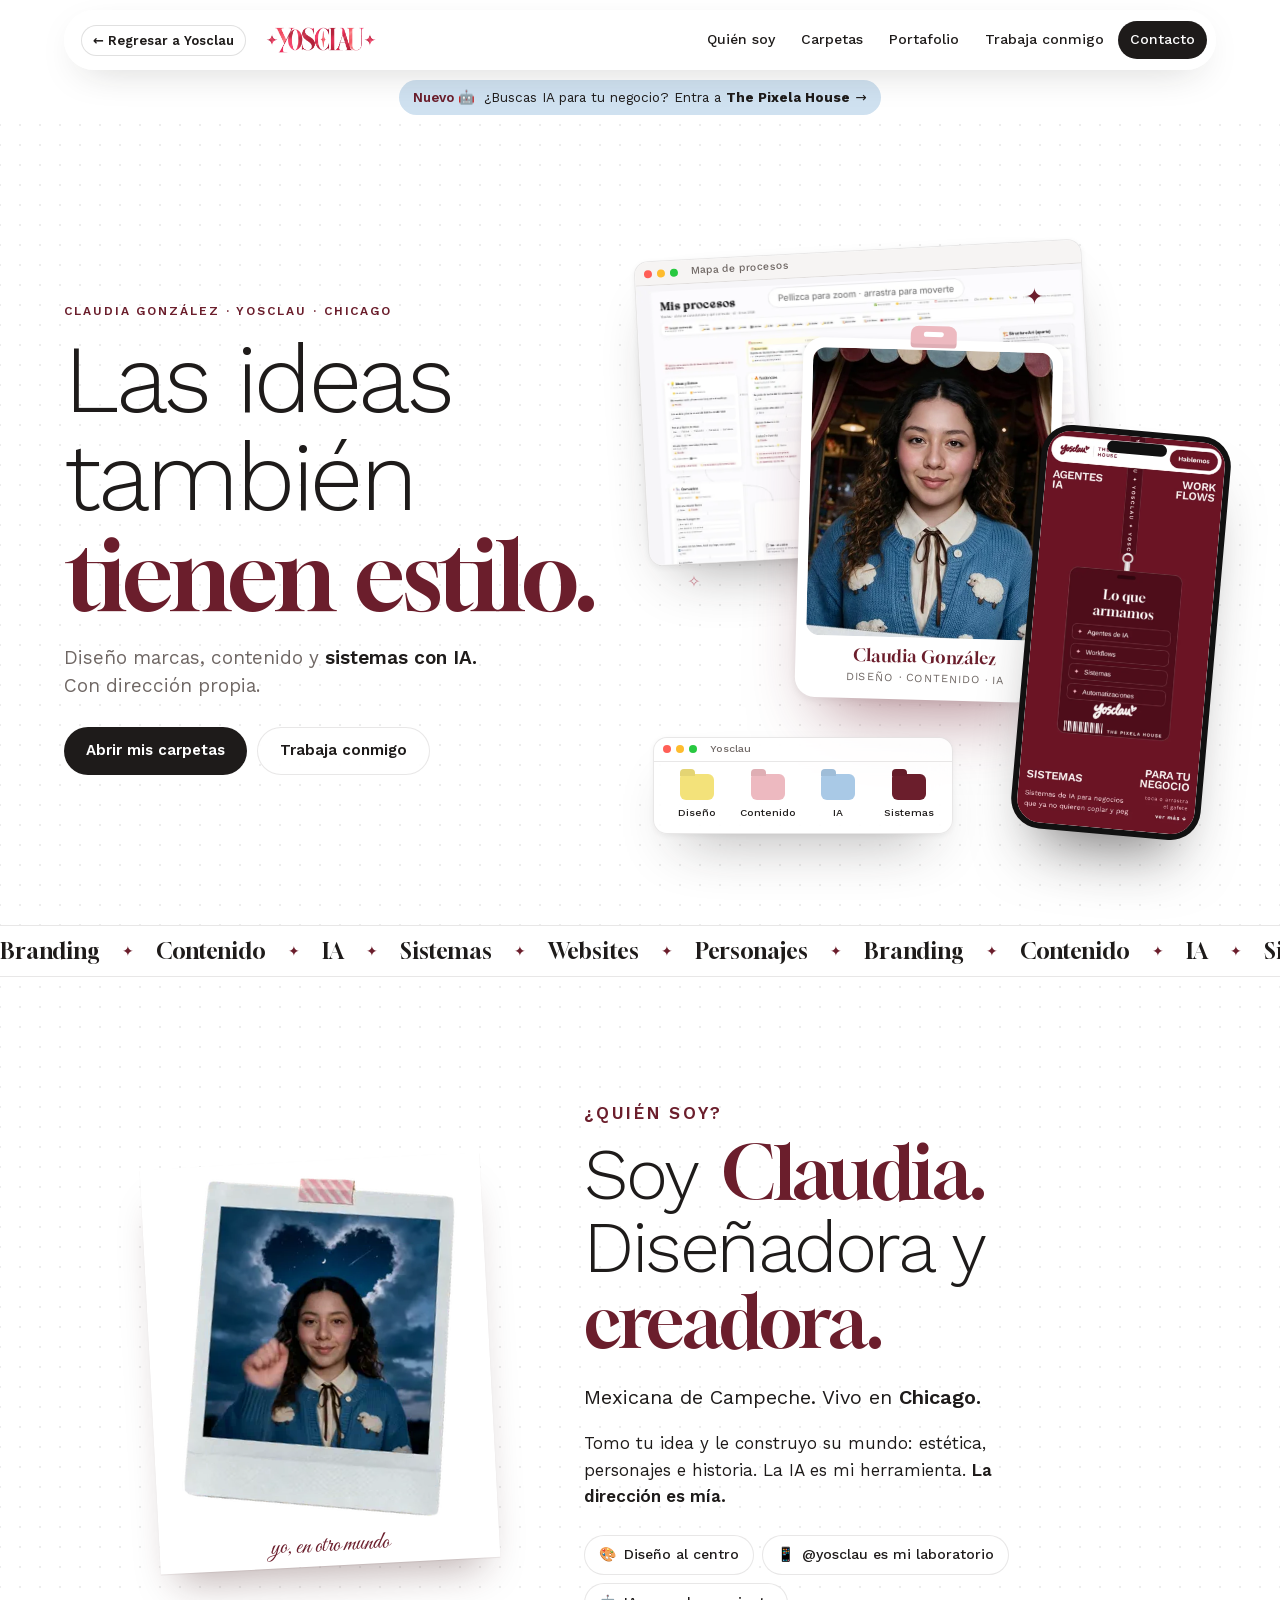
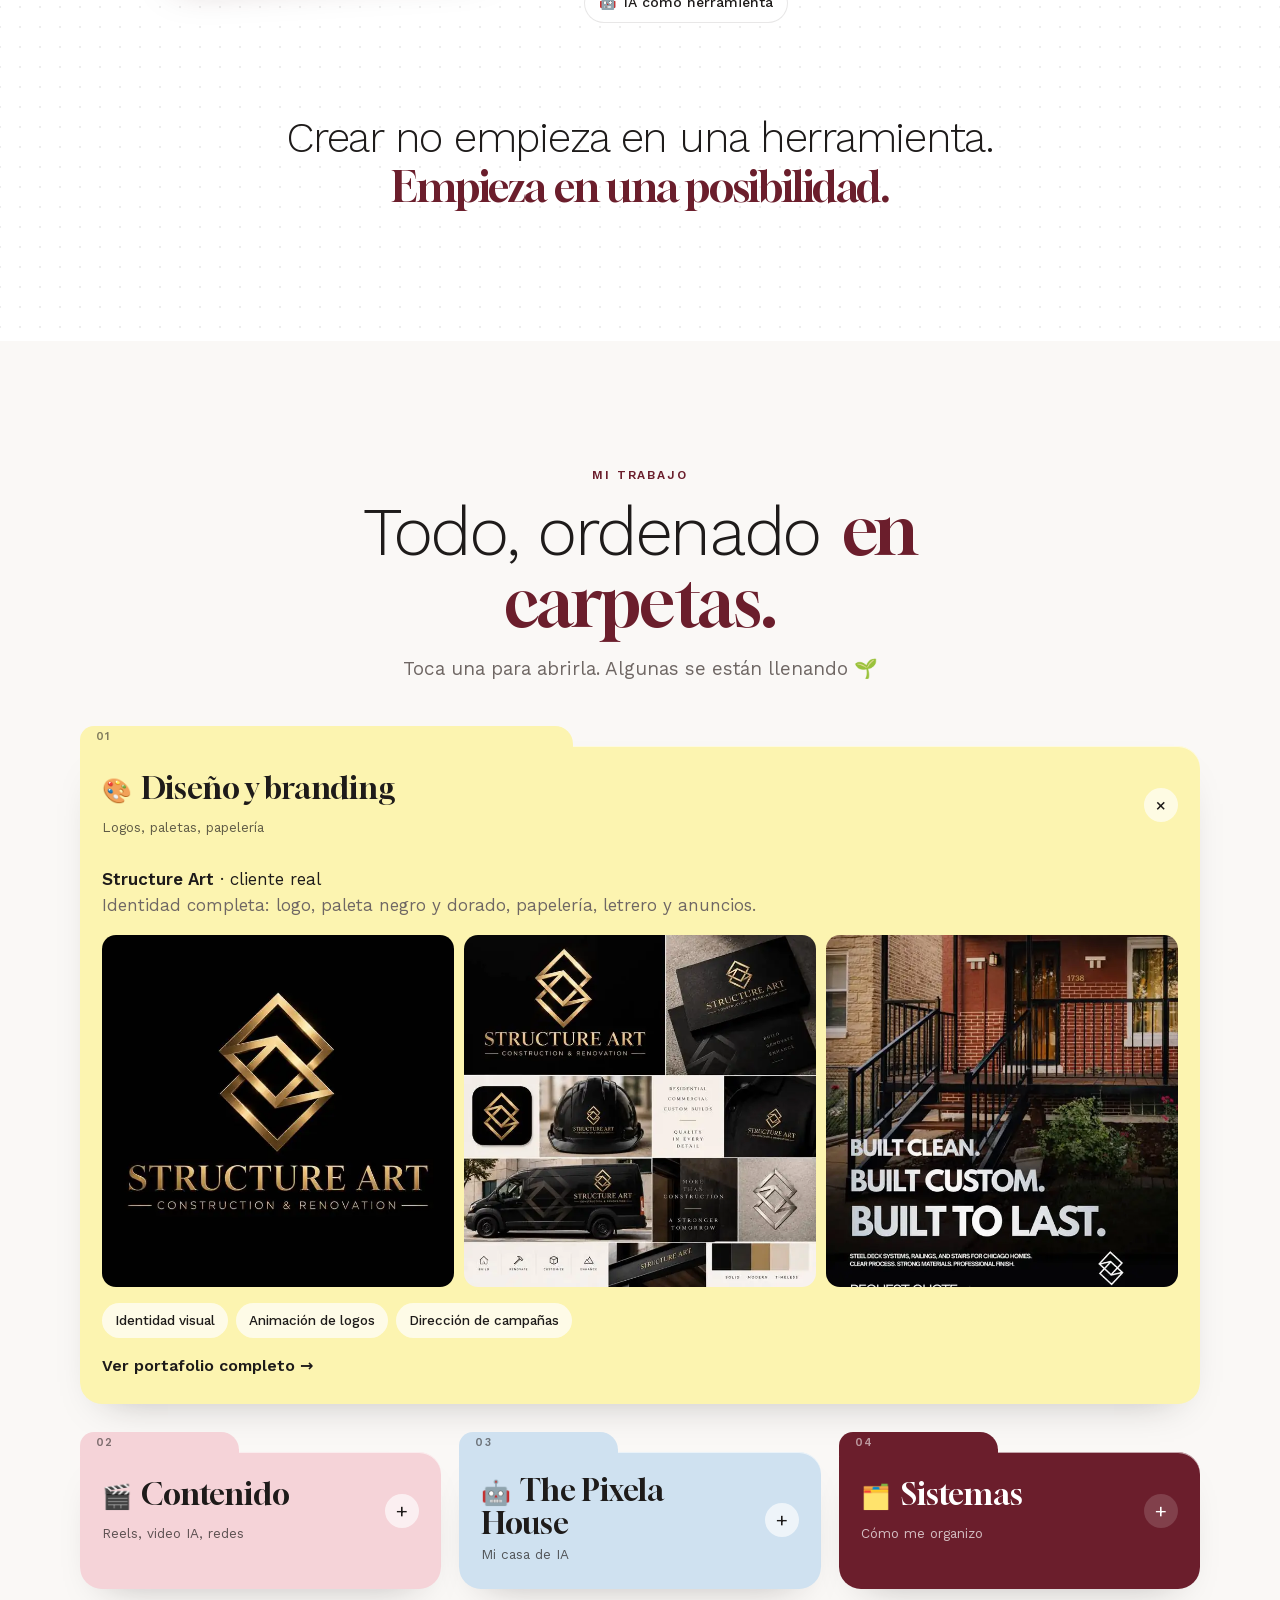
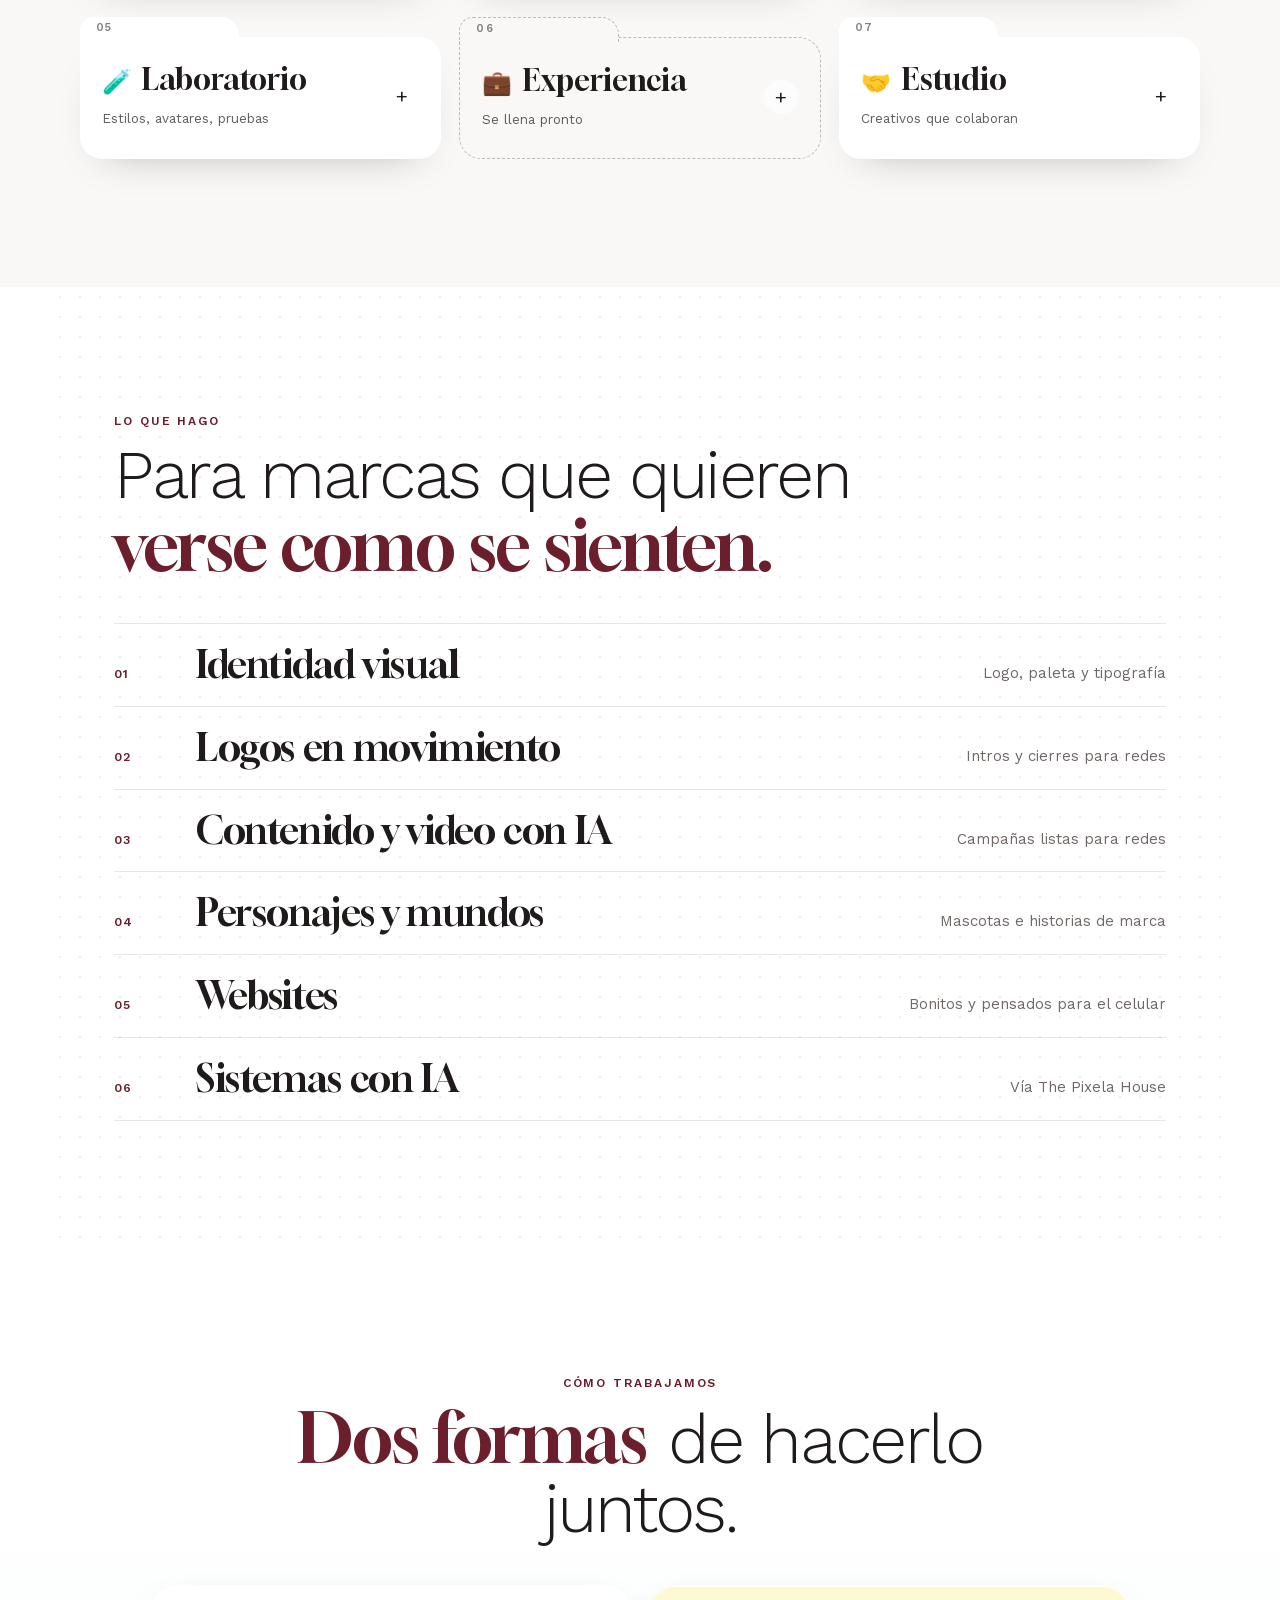
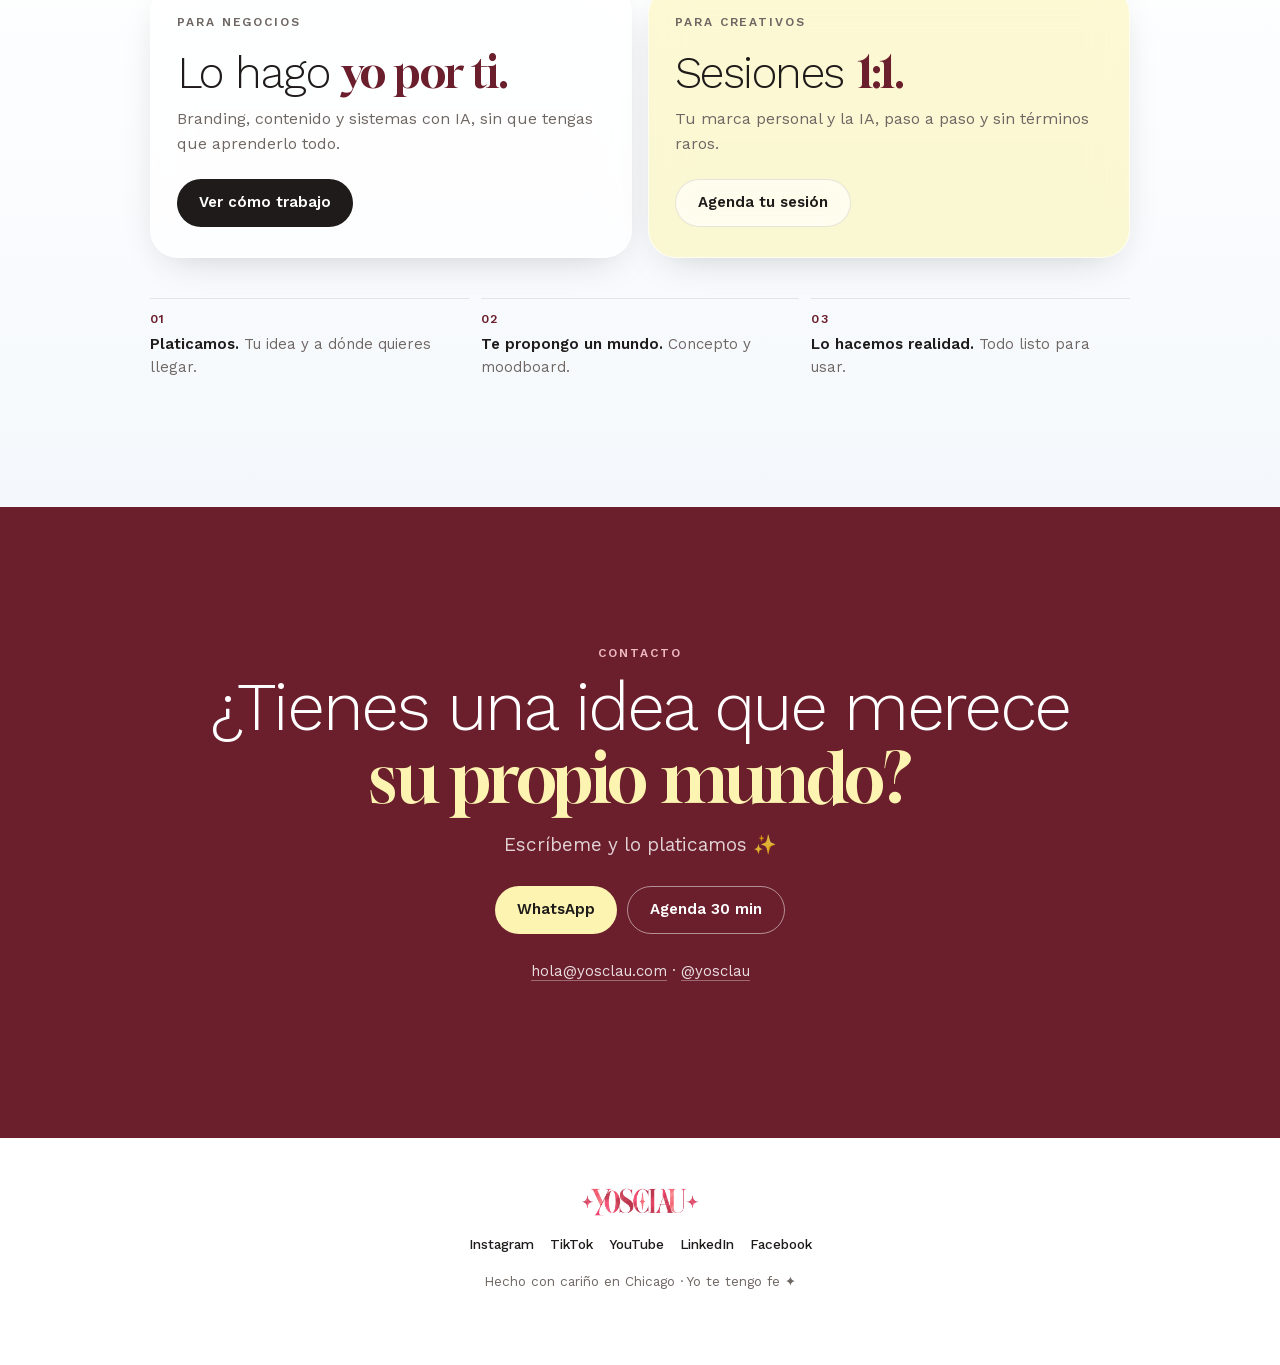
<file: carpetas/index.html>
<!doctype html>
<html lang="es">
<head>
<meta charset="utf-8">
<meta name="viewport" content="width=device-width, initial-scale=1, viewport-fit=cover">
<title>Yosclau · Claudia González · Diseño, contenido y sistemas con IA</title>
<meta name="description" content="Soy Claudia González (Yosclau): diseñadora y creadora de contenido. Mexicana de Campeche en Chicago. Branding, contenido y sistemas con IA, con dirección propia.">
<meta name="theme-color" content="#ffffff">
<meta property="og:title" content="Yosclau · Claudia González">
<meta property="og:description" content="Diseño, contenido y sistemas con IA. Todo mi trabajo, en carpetas.">
<meta property="og:type" content="website">
<link rel="icon" href="favicon-32.png" sizes="32x32" type="image/png">
<link rel="icon" href="favicon-64.png" sizes="64x64" type="image/png">
<link rel="apple-touch-icon" href="apple-touch-icon.png">
<link rel="preload" href="fonts/gloock-normal.woff2" as="font" type="font/woff2" crossorigin>
<link rel="preload" href="fonts/worksans-normal.woff2" as="font" type="font/woff2" crossorigin>
<link rel="stylesheet" href="carpetas.css?v=6">
</head>
<body>
<a class="skip" href="#contenido">Saltar al contenido</a>

<header class="bar" id="top">
  <div class="bar-in glass">
    <span class="nav-left"><a class="nav-back" id="navBack" href="../" aria-label="Regresar a Yosclau"><span aria-hidden="true">←</span><span><span class="nb-full">Regresar a </span>Yosclau</span></a><a class="logo" href="#top" aria-label="Yosclau, inicio"><img src="media/brand/logo-yosclau-sm.webp" width="420" height="99" alt="Yosclau"></a></span>
    <nav aria-label="Secciones">
      <ul>
        <li class="hide-sm"><a href="#quien-soy">Quién soy</a></li>
        <li class="hide-sm"><a href="#carpetas">Carpetas</a></li>
        <li class="hide-sm"><a href="portafolio.html">Portafolio</a></li>
        <li><a href="vender.html">Trabaja conmigo</a></li>
        <li><a class="pill" href="#contacto">Contacto</a></li>
      </ul>
    </nav>
  </div>
</header>

<section class="ph-strip" aria-label="The Pixela House">
  <p><span class="tag">Nuevo 🤖</span> ¿Buscas IA para tu negocio? <a href="../the-pixela-house/">Entra a <b>The Pixela House</b> →</a></p>
</section>

<main id="contenido">

<!-- 1 · HERO -->
<section class="hero dots" aria-labelledby="h-hero">
  <div class="hero-text">
    <p class="eyebrow">Claudia González · Yosclau · Chicago</p>
    <h1 id="h-hero"><span class="lt">Las ideas también</span> <b>tienen estilo.</b></h1>
    <p class="sub">Diseño marcas, contenido y <b>sistemas con IA.</b><br>Con dirección propia.</p>
    <div class="ctas">
      <a class="btn btn-ink" href="#carpetas">Abrir mis carpetas</a>
      <a class="btn btn-glass" href="vender.html">Trabaja conmigo</a>
    </div>
  </div>

  <div class="stage" aria-label="Mi foto rodeada de mis proyectos: mapa de procesos, The Pixela House y mis carpetas">
    <div class="win laptop">
      <div class="win-top"><i></i><i></i><i></i><span>Mapa de procesos</span></div>
      <img src="media/hero/mapa-procesos.webp" width="900" height="561" alt="Captura de mi mapa de procesos" decoding="async">
    </div>

    <figure class="gafete">
      <span class="clip" aria-hidden="true"></span>
      <picture>
        <source type="image/webp" srcset="media/foto/claudia-gafete-400.webp 400w, media/foto/claudia-gafete-534.webp 534w" sizes="(min-width: 900px) 260px, 46vw">
        <img src="media/foto/claudia-gafete-534.jpg" width="534" height="641" alt="Claudia González, Yosclau" decoding="async">
      </picture>
      <figcaption><b>Claudia González</b><span>Diseño · Contenido · IA</span></figcaption>
    </figure>

    <div class="phone">
      <div class="phone-in"><img src="media/hero/pixelahouse-movil.webp" width="540" height="1168" alt="Captura de The Pixela House en el celular" decoding="async"></div>
    </div>

    <div class="win finder glass" aria-hidden="true">
      <div class="win-top"><i></i><i></i><i></i><span>Yosclau</span></div>
      <ul>
        <li><span class="fi f-butter"></span>Diseño</li>
        <li><span class="fi f-rosa"></span>Contenido</li>
        <li><span class="fi f-icy"></span>IA</li>
        <li><span class="fi f-vino"></span>Sistemas</li>
      </ul>
    </div>
    <span class="spark s1" aria-hidden="true">✦</span><span class="spark s2" aria-hidden="true">✧</span>
  </div>
</section>

<div class="ticker" aria-hidden="true"><div class="ticker-track">
  <span>Branding</span><i>✦</i><span>Contenido</span><i>✦</i><span>IA</span><i>✦</i><span>Sistemas</span><i>✦</i><span>Websites</span><i>✦</i><span>Personajes</span><i>✦</i>
  <span>Branding</span><i>✦</i><span>Contenido</span><i>✦</i><span>IA</span><i>✦</i><span>Sistemas</span><i>✦</i><span>Websites</span><i>✦</i><span>Personajes</span><i>✦</i>
</div></div>

<!-- 2 · QUIÉN SOY -->
<section class="about dots" id="quien-soy" aria-labelledby="h-about">
  <div class="about-grid">
    <figure class="polaroid">
      <picture>
        <source media="(min-width: 900px)" srcset="../v3/tm/polaroid-circo.webp?v=3t" type="image/webp" width="560" height="615">
        <img src="../v3/tm/polaroid-corazon-m.webp?v=3u" width="360" height="395" alt="Animación: Claudia en una polaroid; saluda y señala hacia arriba" loading="lazy" decoding="async">
      </picture>
      <figcaption>yo, en otro mundo</figcaption>
    </figure>
    <div class="about-text">
      <p class="label">¿Quién soy?</p>
      <h2 id="h-about"><span class="lt">Soy</span> <b>Claudia.</b><br><span class="lt">Diseñadora y</span> <b>creadora.</b></h2>
      <p class="lead">Mexicana de Campeche. Vivo en <b>Chicago.</b></p>
      <p>Tomo tu idea y le construyo su mundo: estética, personajes e historia. La IA es mi herramienta. <b>La dirección es mía.</b></p>
      <ul class="facts">
        <li><span>🎨</span>Diseño al centro</li>
        <li><span>📱</span>@yosclau es mi laboratorio</li>
        <li><span>🤖</span>IA como herramienta</li>
      </ul>
    </div>
  </div>
  <blockquote class="quote"><p>Crear no empieza en una herramienta.<br><b>Empieza en una posibilidad.</b></p></blockquote>
</section>

<!-- 3 · CARPETAS -->
<section class="folders" id="carpetas" aria-labelledby="h-folders">
  <div class="sec-head">
    <p class="label">Mi trabajo</p>
    <h2 id="h-folders"><span class="lt">Todo, ordenado</span> <b>en carpetas.</b></h2>
    <p class="sub">Toca una para abrirla. Algunas se están llenando 🌱</p>
  </div>

  <div class="desk">
    <details class="folder c-butter" open>
      <summary><span class="tab">01</span><span class="f-name"><span class="emo">🎨</span> Diseño y branding</span><span class="f-meta">Logos, paletas, papelería</span></summary>
      <div class="f-body">
        <div class="file-head"><p><b>Structure Art</b> · cliente real</p><p class="muted">Identidad completa: logo, paleta negro y dorado, papelería, letrero y anuncios.</p></div>
        <div class="thumbs t3">
          <img src="../m/structure-01.webp" alt="Logotipo dorado de Structure Art sobre negro" loading="lazy" decoding="async">
          <img src="../m/structure-02.webp" alt="Mockup de papelería de Structure Art" loading="lazy" decoding="async">
          <img src="../m/structure-05.webp" alt="Anuncio de Structure Art para redes" loading="lazy" decoding="async">
        </div>
        <ul class="chips"><li>Identidad visual</li><li>Animación de logos</li><li>Dirección de campañas</li></ul>
        <a class="more" href="portafolio.html">Ver portafolio completo →</a>
      </div>
    </details>

    <details class="folder c-rosa">
      <summary><span class="tab">02</span><span class="f-name"><span class="emo">🎬</span> Contenido</span><span class="f-meta">Reels, video IA, redes</span></summary>
      <div class="f-body">
        <div class="file-head"><p><b>@yosclau</b> · mi laboratorio</p><p class="muted">Tips de IA, diseño y creatividad. Explicado como amiga.</p></div>
        <div class="thumbs t3">
          <img src="../m/campana-naranja-poster.webp" alt="Campaña Naranja, video IA conceptual" loading="lazy" decoding="async">
          <img src="../m/yo-perla.webp" alt="Claudia con aretes de perla, retrato editorial" loading="lazy" decoding="async">
          <img src="../m/yo-jardin.webp" alt="Claudia en un jardín al atardecer" loading="lazy" decoding="async">
        </div>
        <ul class="chips"><li><a href="https://instagram.com/yosclau">Instagram</a></li><li><a href="https://www.tiktok.com/@yosclau">TikTok</a></li><li><a href="https://www.youtube.com/@yosclau">YouTube</a></li></ul>
        <p class="soon">📁 Colaboraciones y resultados · <b>se llena pronto</b></p>
      </div>
    </details>

    <details class="folder c-icy">
      <summary><span class="tab">03</span><span class="f-name"><span class="emo">🤖</span> The Pixela House</span><span class="f-meta">Mi casa de IA</span></summary>
      <div class="f-body">
        <div class="file-head"><p><b>Agentes, workflows y sistemas</b> para negocios.</p><p class="muted">Una sub casa de Yosclau, dedicada a la IA.</p></div>
        <div class="thumbs t1"><img src="media/hero/pixelahouse.webp" width="1200" height="750" alt="Captura de The Pixela House" loading="lazy" decoding="async"></div>
        <a class="more" href="../the-pixela-house/">Entrar a The Pixela House →</a>
      </div>
    </details>

    <details class="folder c-vino">
      <summary><span class="tab">04</span><span class="f-name"><span class="emo">🗂️</span> Sistemas</span><span class="f-meta">Cómo me organizo</span></summary>
      <div class="f-body">
        <div class="file-head"><p><b>Mi mapa de procesos</b> y mi tablero <b>¿Cómo voy?</b></p><p class="muted">Así ordeno ideas, pendientes y proyectos.</p></div>
        <div class="thumbs t1"><img src="media/hero/mapa-procesos.webp" width="900" height="561" alt="Captura de mi mapa de procesos" loading="lazy" decoding="async"></div>
        <p class="soon">📁 Sistemas para clientes · <b>se llena pronto</b></p>
      </div>
    </details>

    <details class="folder c-white">
      <summary><span class="tab">05</span><span class="f-name"><span class="emo">🧪</span> Laboratorio</span><span class="f-meta">Estilos, avatares, pruebas</span></summary>
      <div class="f-body">
        <div class="file-head"><p><b>Más de 100 pósters</b> de estilos y avatares 3D.</p><p class="muted">Aquí pruebo antes de llevarlo a una marca.</p></div>
        <div class="thumbs t4">
          <img src="../m/estilo-02.webp" alt="Póster en estilo Art déco" loading="lazy" decoding="async">
          <img src="../m/estilo-01.webp" alt="Póster en estilo Retro 70s" loading="lazy" decoding="async">
          <img src="../m/avatar-01.webp" alt="Avatar 3D de Claudia con gafas rojas" loading="lazy" decoding="async">
          <img src="../m/avatar-08.webp" alt="Avatar 3D de perrito con gafas" loading="lazy" decoding="async">
        </div>
        <ul class="chips"><li>En prueba: Adobe + ChatGPT / Claude</li></ul>
      </div>
    </details>

    <details class="folder c-empty">
      <summary><span class="tab">06</span><span class="f-name"><span class="emo">💼</span> Experiencia</span><span class="f-meta">Se llena pronto</span></summary>
      <div class="f-body">
        <ul class="slots">
          <li><b>Proyecto con cliente</b><span>Se llena pronto</span></li>
          <li><b>Colaboración con marca</b><span>Se llena pronto</span></li>
          <li><b>Reseña de cliente</b><span>Se llena pronto</span></li>
        </ul>
        <p class="muted">¿Trabajamos juntos? Tu proyecto puede ser el primero de esta carpeta.</p>
      </div>
    </details>

    <details class="folder c-white">
      <summary><span class="tab">07</span><span class="f-name"><span class="emo">🤝</span> Estudio</span><span class="f-meta">Creativos que colaboran</span></summary>
      <div class="f-body">
        <ul class="team">
          <li><b>Claudia (Yosclau)</b><span>Dirección creativa · diseño con IA</span></li>
          <li><b>Romel Durán</b><span>Estrategia · ads · marketing</span><a href="https://romelduran.sites.tab.bot/">Ver su sitio →</a></li>
          <li><b>Erik Flores</b><span>Diseño gráfico · marca · papelería</span><a href="https://erikflores.sites.tab.bot/">Ver su sitio →</a></li>
        </ul>
      </div>
    </details>
  </div>
</section>

<!-- 4 · LO QUE HAGO -->
<section class="services dots" id="servicios" aria-labelledby="h-serv">
  <div class="sec-head left">
    <p class="label">Lo que hago</p>
    <h2 id="h-serv"><span class="lt">Para marcas que quieren</span> <b>verse como se sienten.</b></h2>
  </div>
  <ol class="svc">
    <li><span class="n">01</span><b>Identidad visual</b><span class="d">Logo, paleta y tipografía</span></li>
    <li><span class="n">02</span><b>Logos en movimiento</b><span class="d">Intros y cierres para redes</span></li>
    <li><span class="n">03</span><b>Contenido y video con IA</b><span class="d">Campañas listas para redes</span></li>
    <li><span class="n">04</span><b>Personajes y mundos</b><span class="d">Mascotas e historias de marca</span></li>
    <li><span class="n">05</span><b>Websites</b><span class="d">Bonitos y pensados para el celular</span></li>
    <li><span class="n">06</span><b>Sistemas con IA</b><span class="d">Vía The Pixela House</span></li>
  </ol>
</section>

<!-- 5 · CÓMO TRABAJAMOS -->
<section class="ways" aria-labelledby="h-ways">
  <div class="sec-head">
    <p class="label">Cómo trabajamos</p>
    <h2 id="h-ways"><b>Dos formas</b> <span class="lt">de hacerlo juntos.</span></h2>
  </div>
  <div class="ways-grid">
    <article class="way glass">
      <p class="k">Para negocios</p>
      <h3><span class="lt">Lo hago</span> <b>yo por ti.</b></h3>
      <p>Branding, contenido y sistemas con IA, sin que tengas que aprenderlo todo.</p>
      <a class="btn btn-ink" href="vender.html">Ver cómo trabajo</a>
    </article>
    <article class="way glass alt">
      <p class="k">Para creativos</p>
      <h3><span class="lt">Sesiones</span> <b>1:1.</b></h3>
      <p>Tu marca personal y la IA, paso a paso y sin términos raros.</p>
      <a class="btn btn-glass" href="https://calendly.com/yosclauuu/30min">Agenda tu sesión</a>
    </article>
  </div>
  <ol class="steps">
    <li><span>01</span><b>Platicamos.</b> Tu idea y a dónde quieres llegar.</li>
    <li><span>02</span><b>Te propongo un mundo.</b> Concepto y moodboard.</li>
    <li><span>03</span><b>Lo hacemos realidad.</b> Todo listo para usar.</li>
  </ol>
</section>

<!-- 6 · CONTACTO -->
<section class="contact" id="contacto" aria-labelledby="h-contact">
  <p class="label">Contacto</p>
  <h2 id="h-contact"><span class="lt">¿Tienes una idea que merece</span> <b>su propio mundo?</b></h2>
  <p class="sub">Escríbeme y lo platicamos ✨</p>
  <div class="ctas center">
    <a class="btn btn-butter" href="https://wa.me/14708409308?text=%C2%A1Hola%20Claudia%21%20Vi%20tu%20web%20y%20quiero%20cotizar%20un%20proyecto%20%F0%9F%98%8A">WhatsApp</a>
    <a class="btn btn-line" href="https://calendly.com/yosclauuu/30min">Agenda 30 min</a>
  </div>
  <p class="direct"><a href="mailto:hola@yosclau.com?subject=Cotizaci%C3%B3n">hola@yosclau.com</a> · <a href="https://instagram.com/yosclau">@yosclau</a></p>
</section>
</main>

<footer class="foot">
  <img src="media/brand/logo-yosclau-sm.webp" width="420" height="99" alt="Yosclau" loading="lazy">
  <ul>
    <li><a href="https://instagram.com/yosclau">Instagram</a></li>
    <li><a href="https://www.tiktok.com/@yosclau">TikTok</a></li>
    <li><a href="https://www.youtube.com/@yosclau">YouTube</a></li>
    <li><a href="https://www.linkedin.com/in/yosclau">LinkedIn</a></li>
    <li><a href="https://www.facebook.com/yosclau">Facebook</a></li>
  </ul>
  <p>Hecho con cariño en Chicago · Yo te tengo fe ✦</p>
</footer>
<script>(function(){var b=document.getElementById('navBack');if(!b)return;b.addEventListener('click',function(e){var r=document.referrer;if(r&&r.indexOf('.sites.tab.bot')>-1&&r.indexOf(location.host)===-1&&history.length>1){e.preventDefault();history.back();}});})();</script>
</body>
</html>
</file>
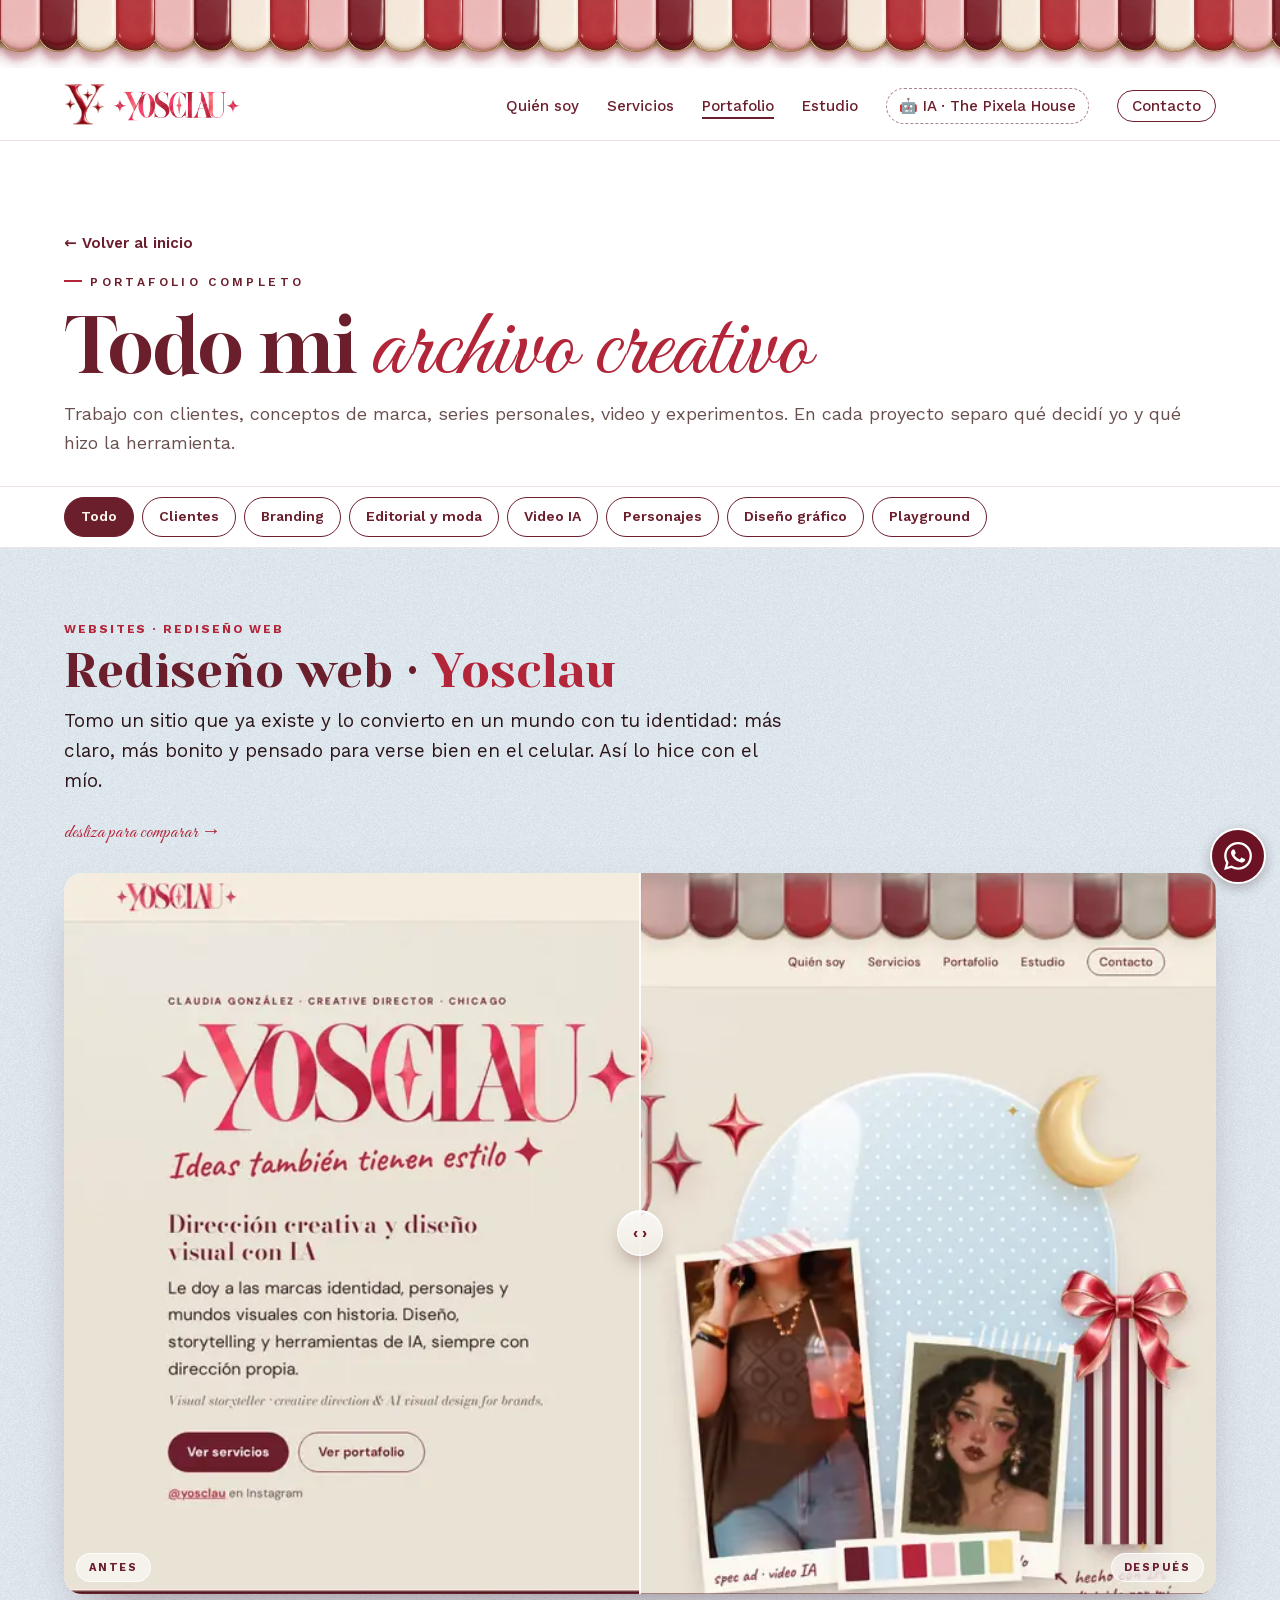
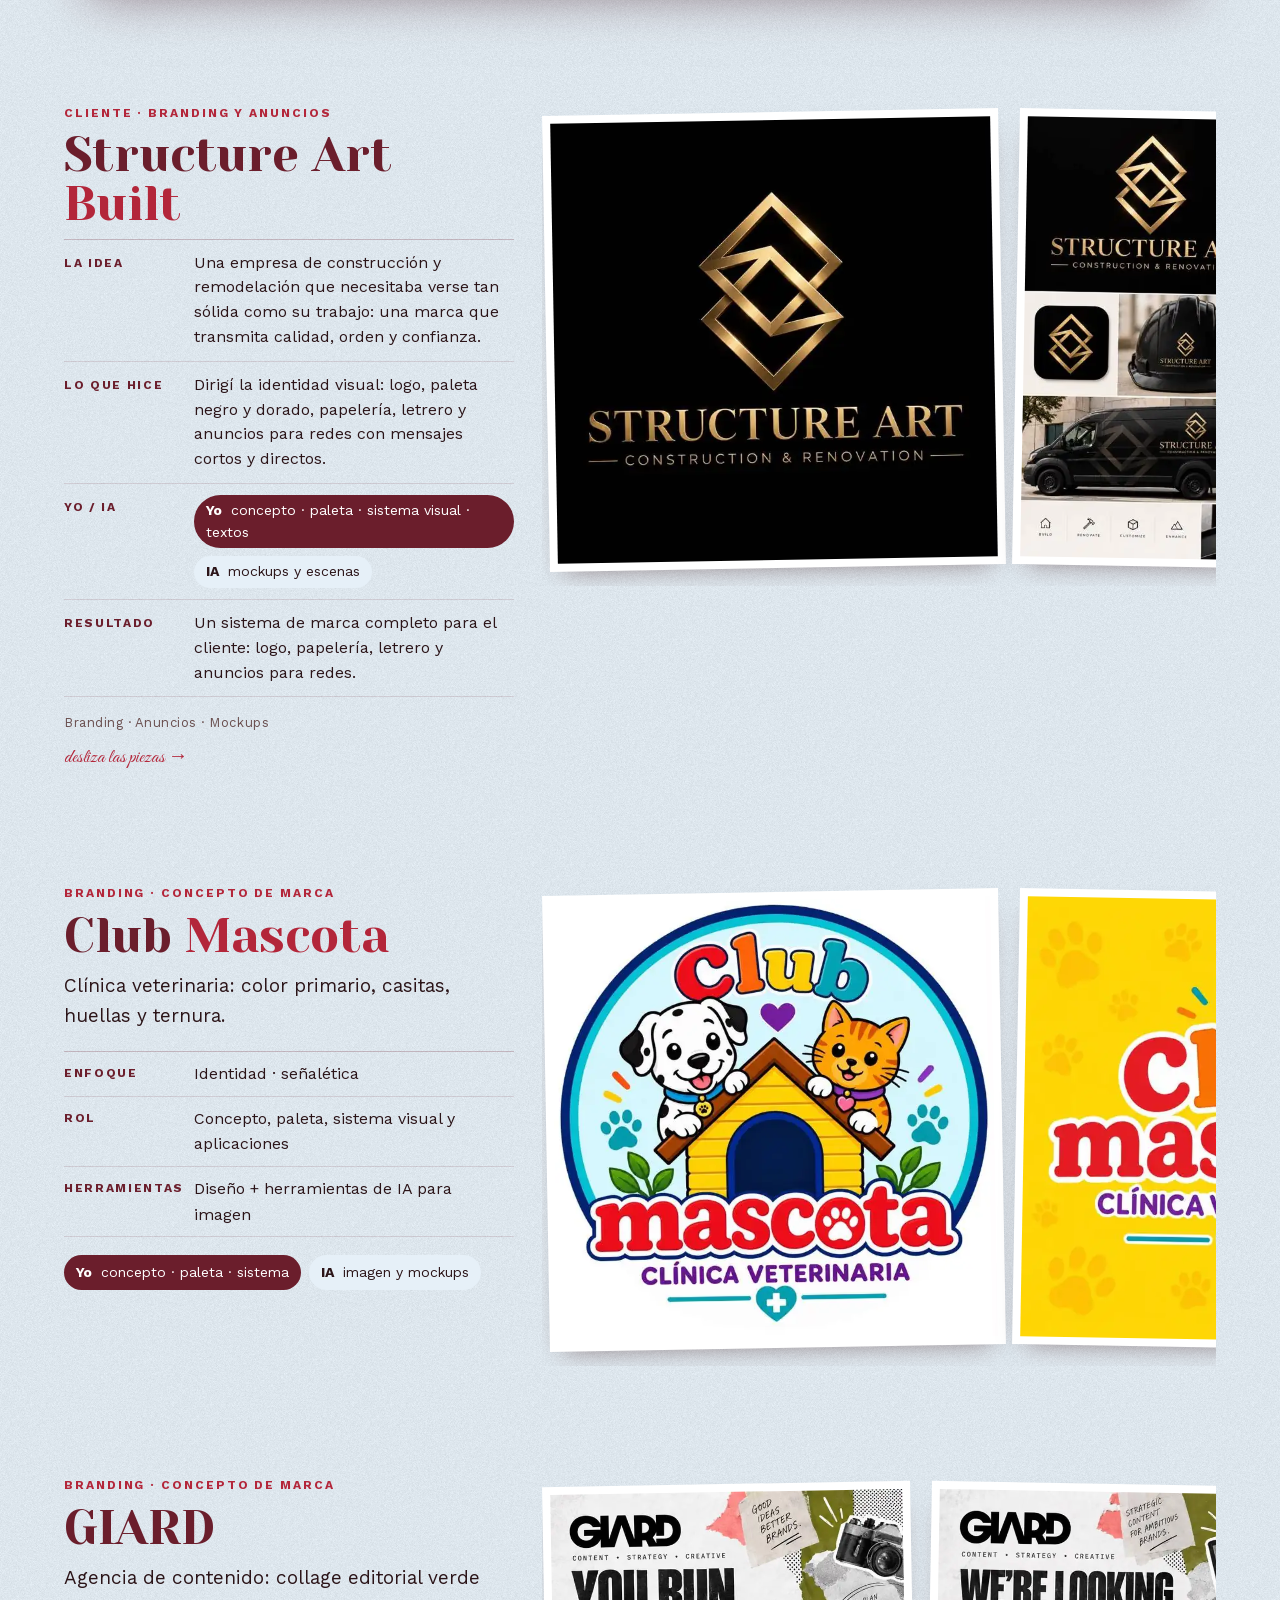
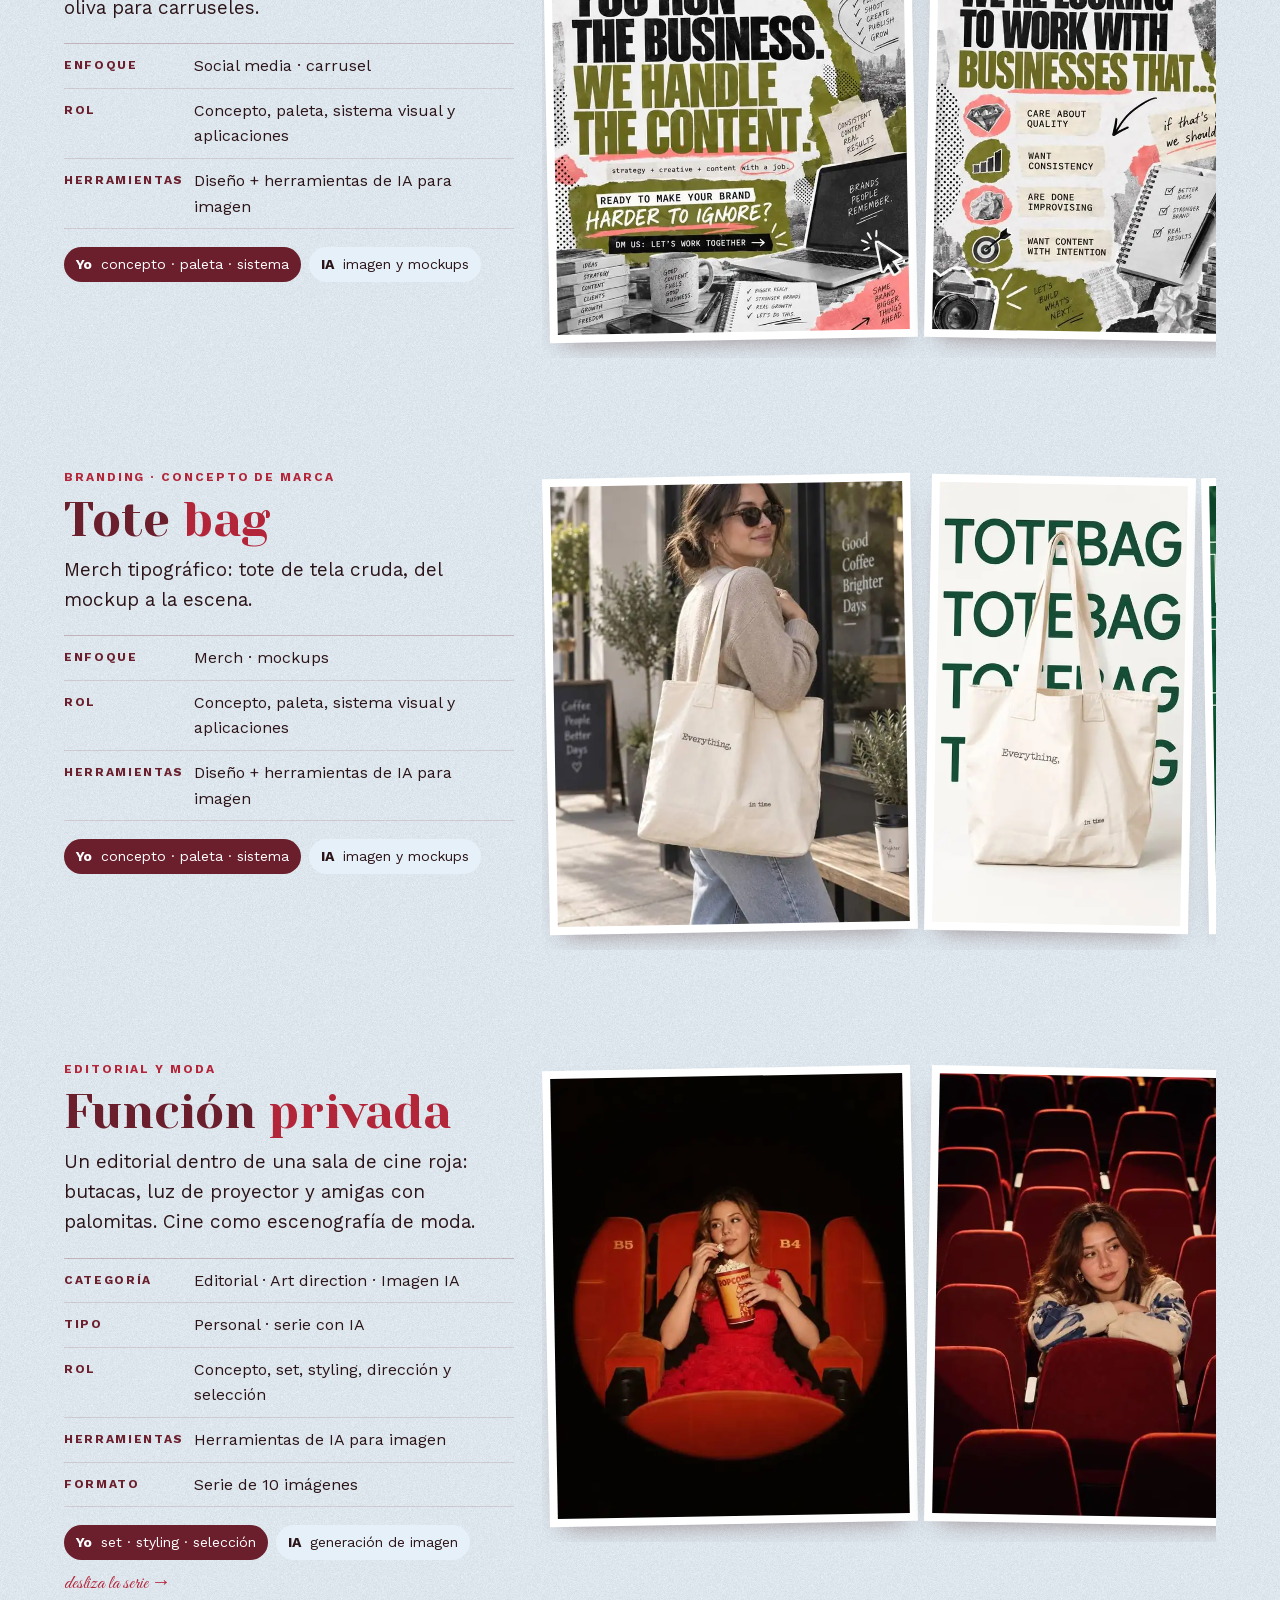
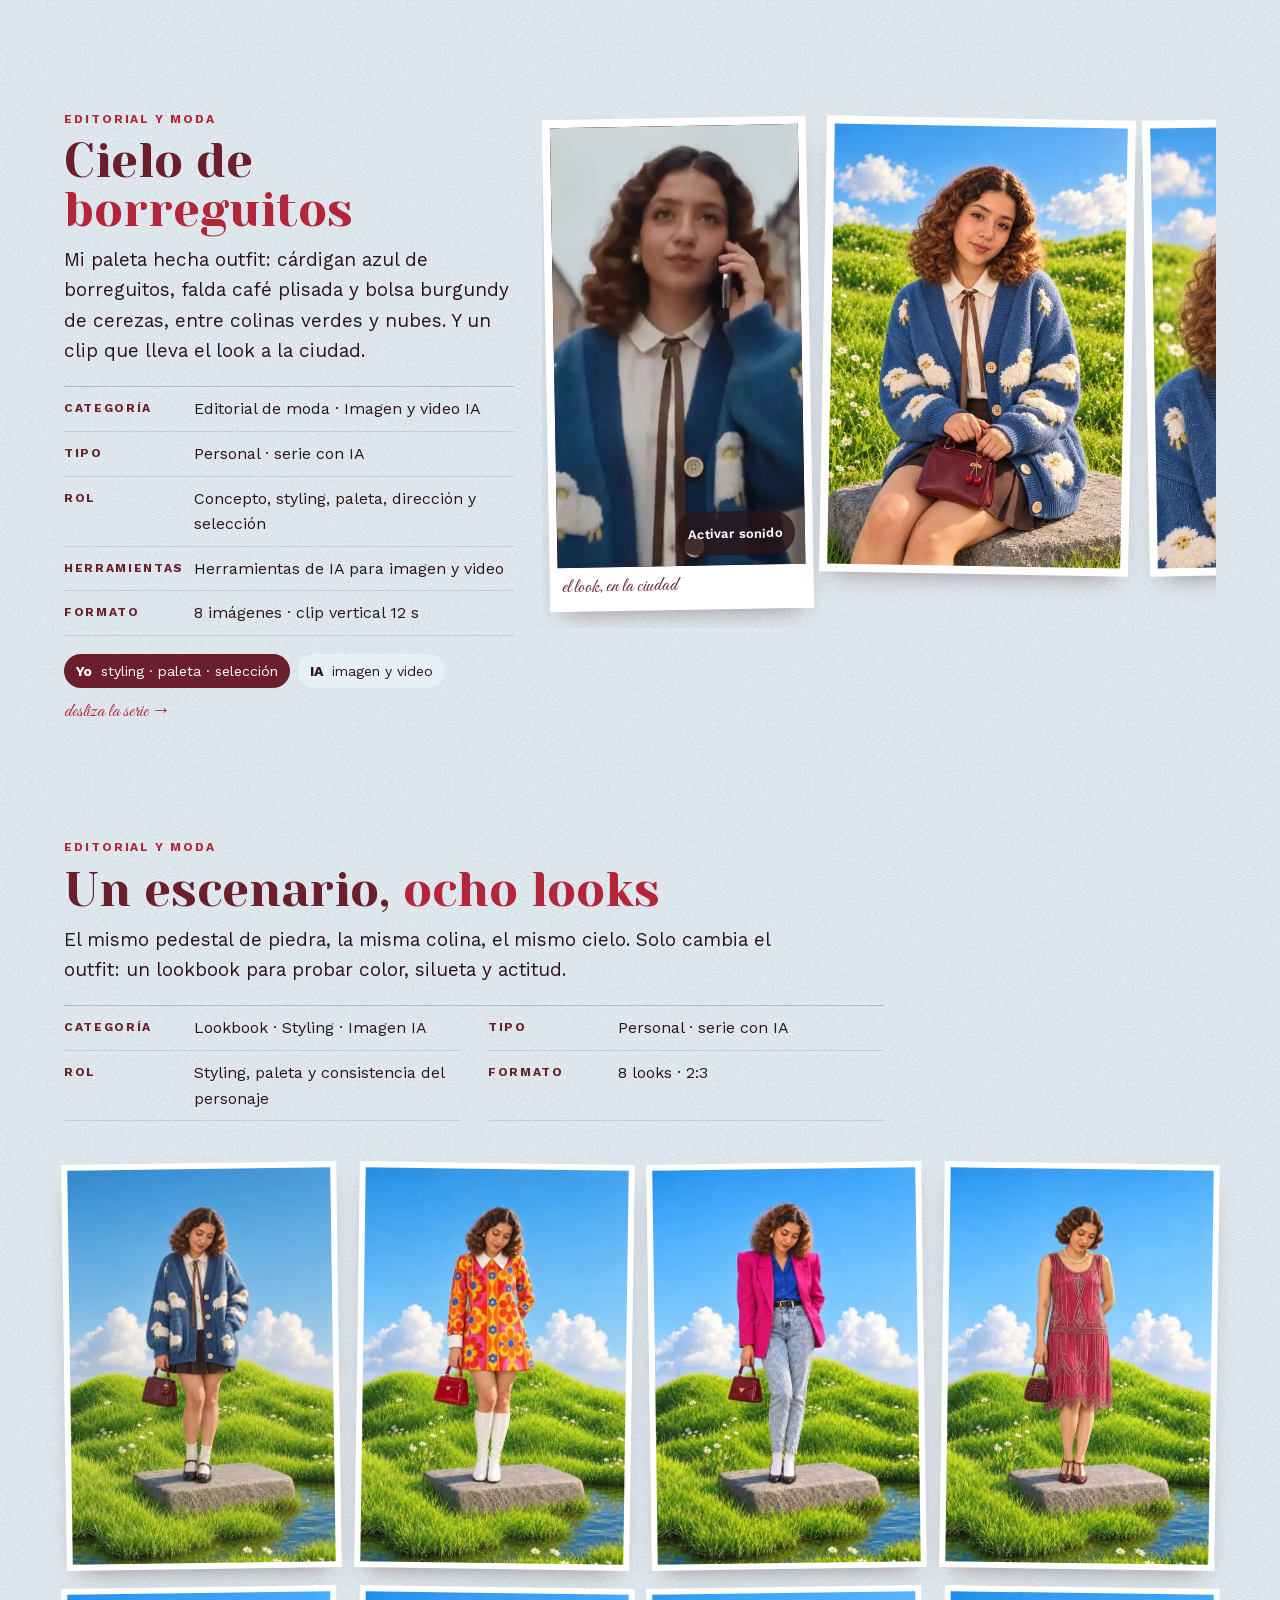
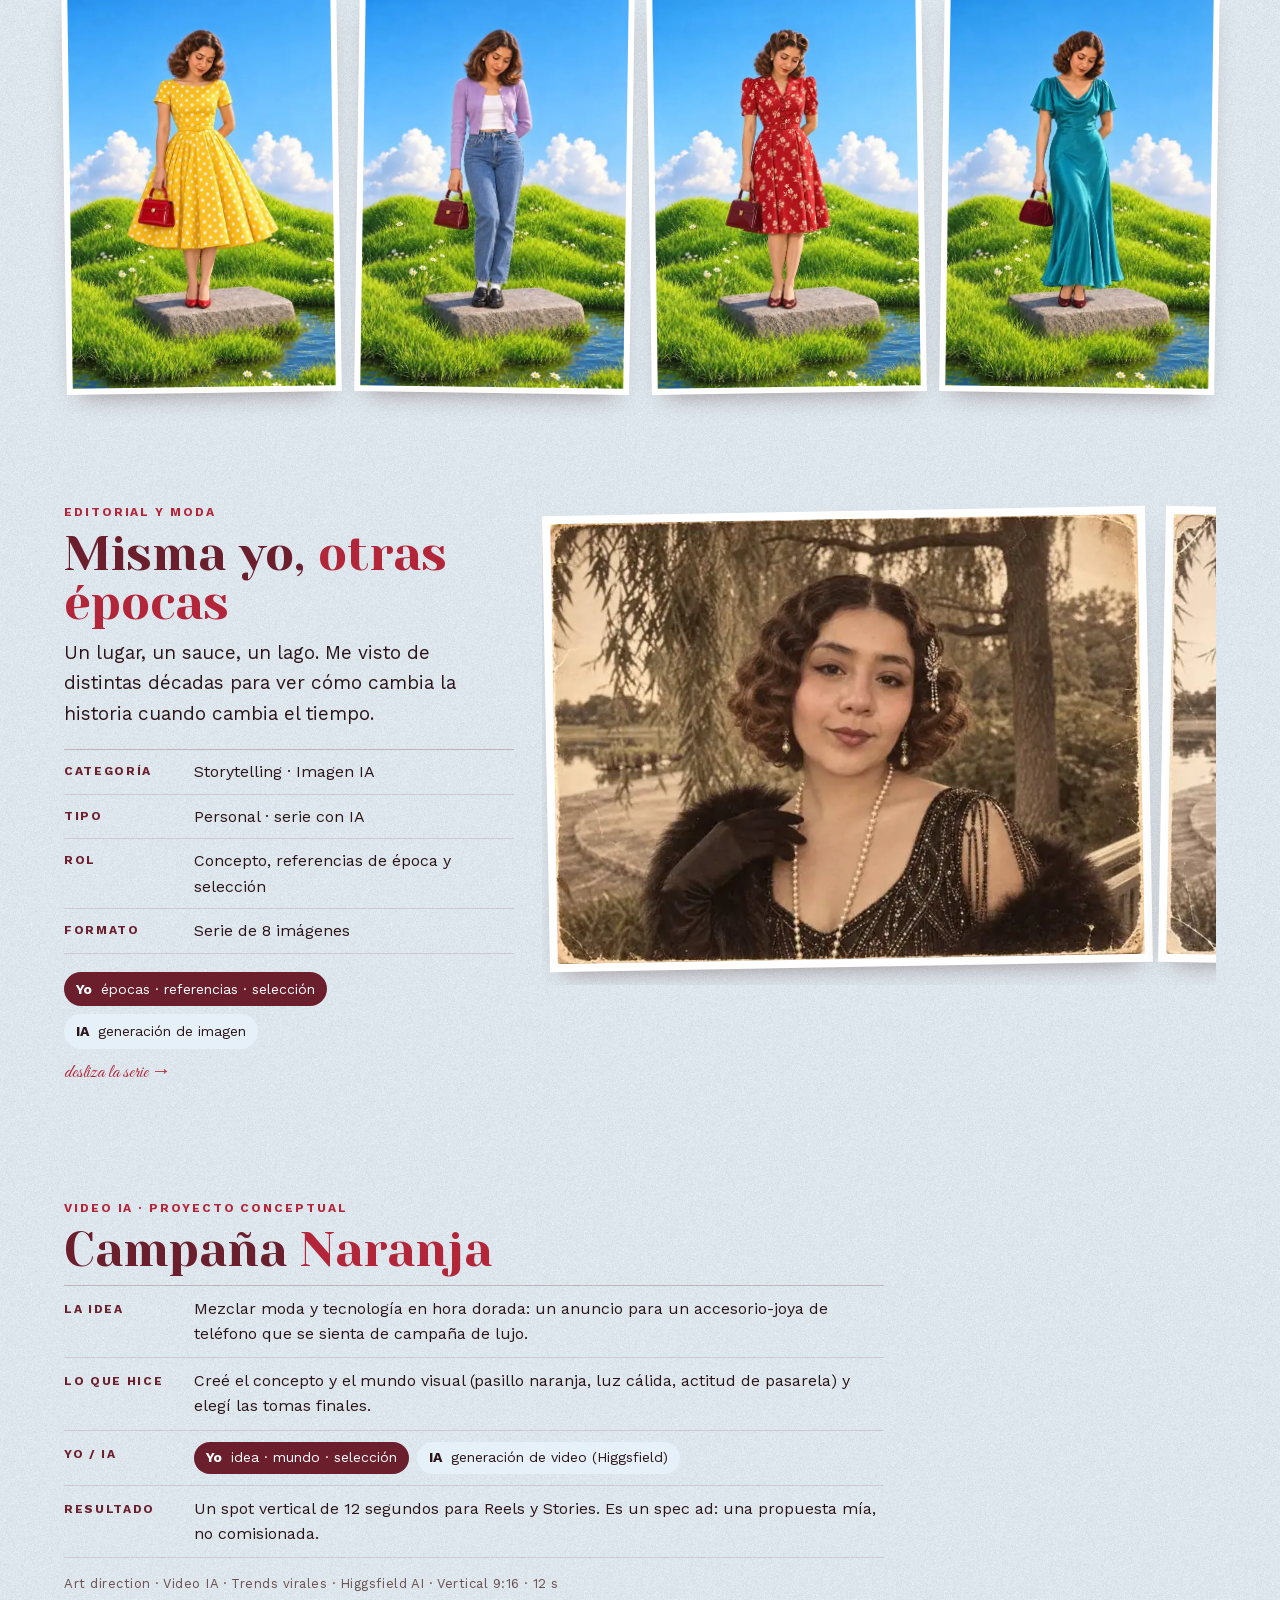
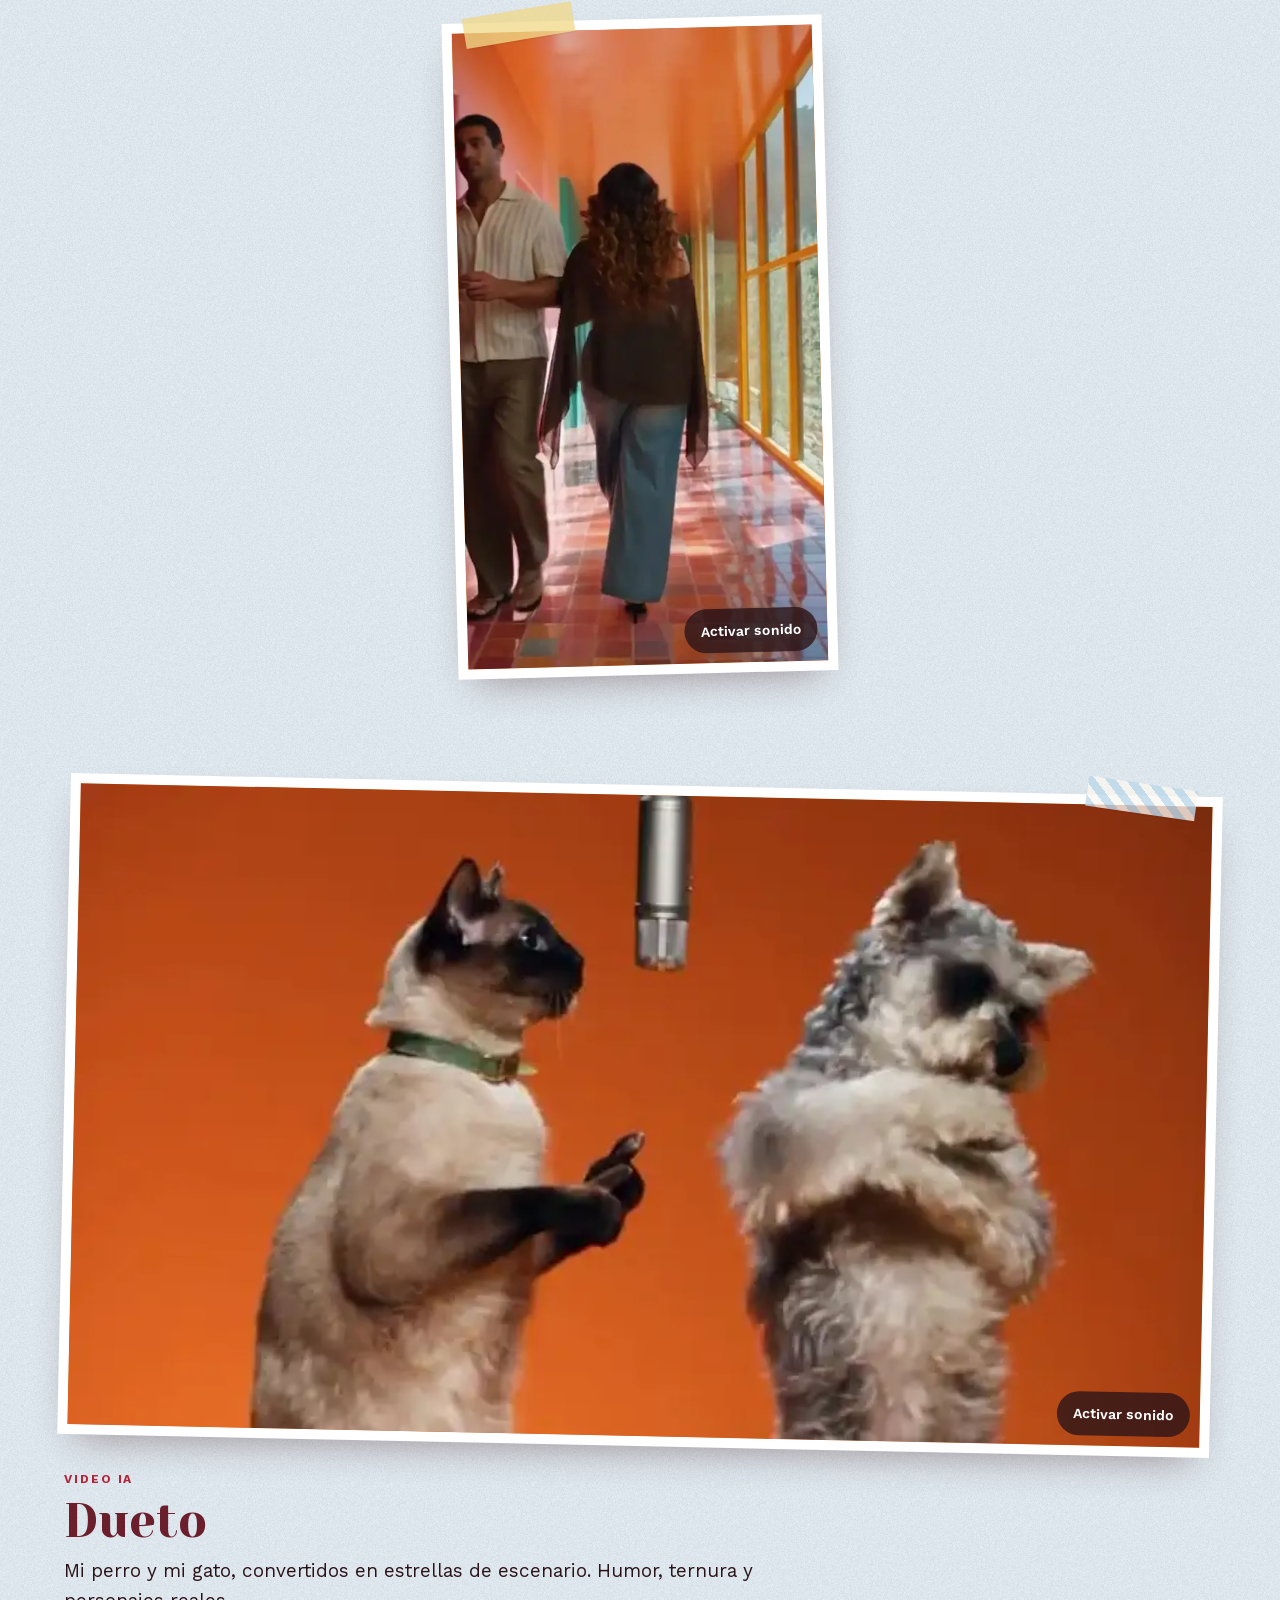
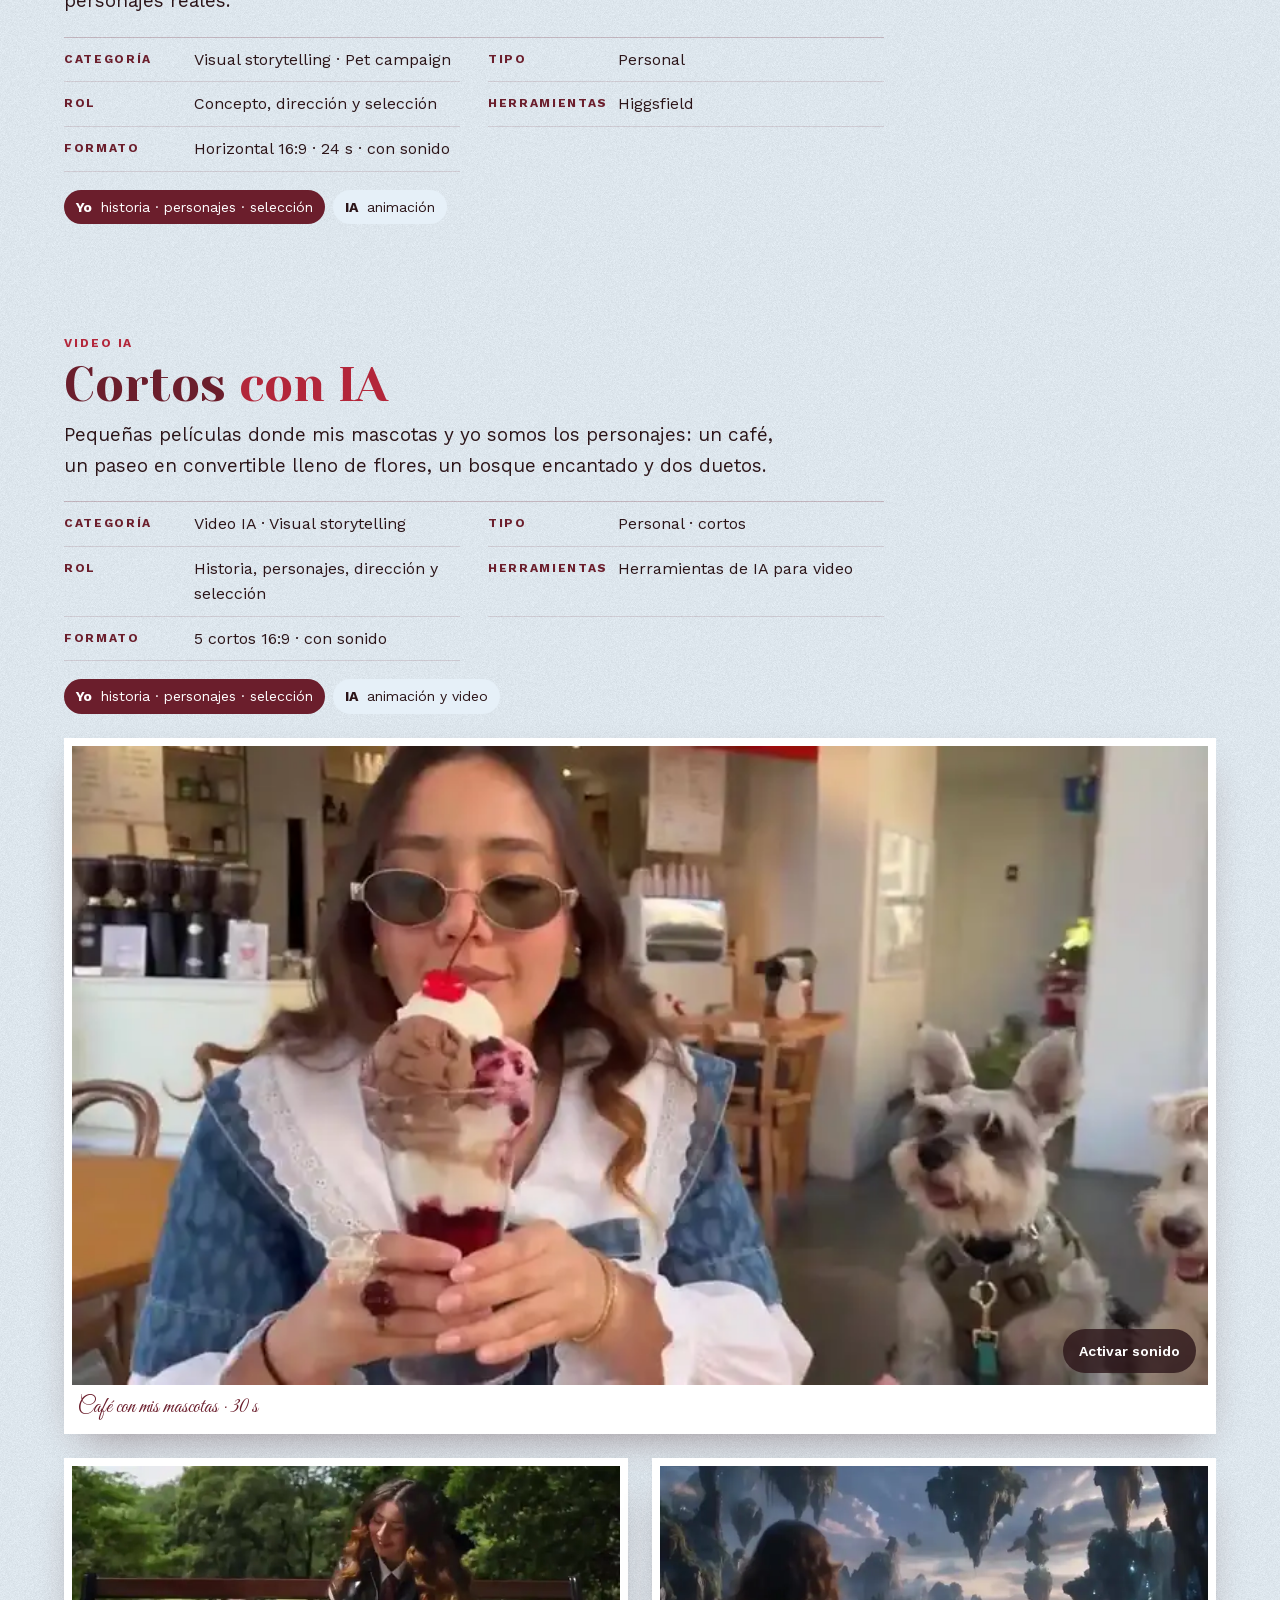
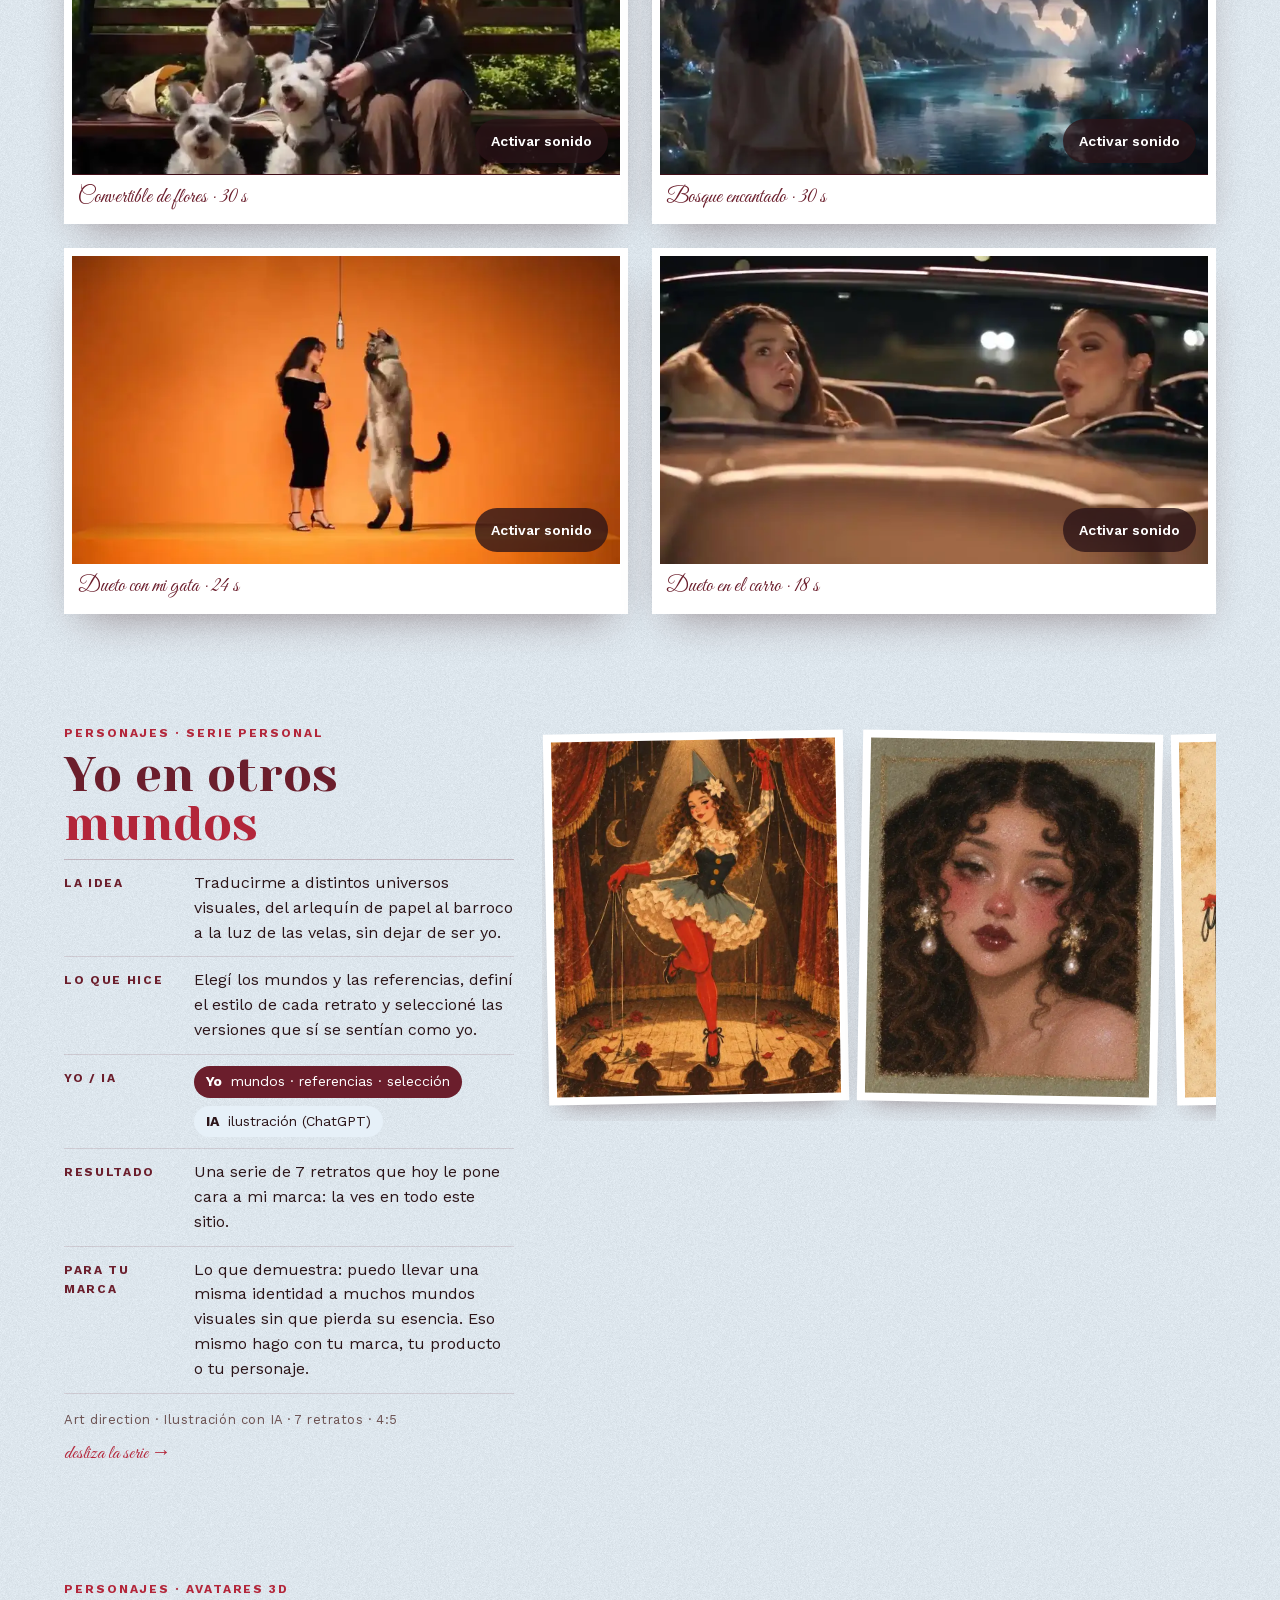
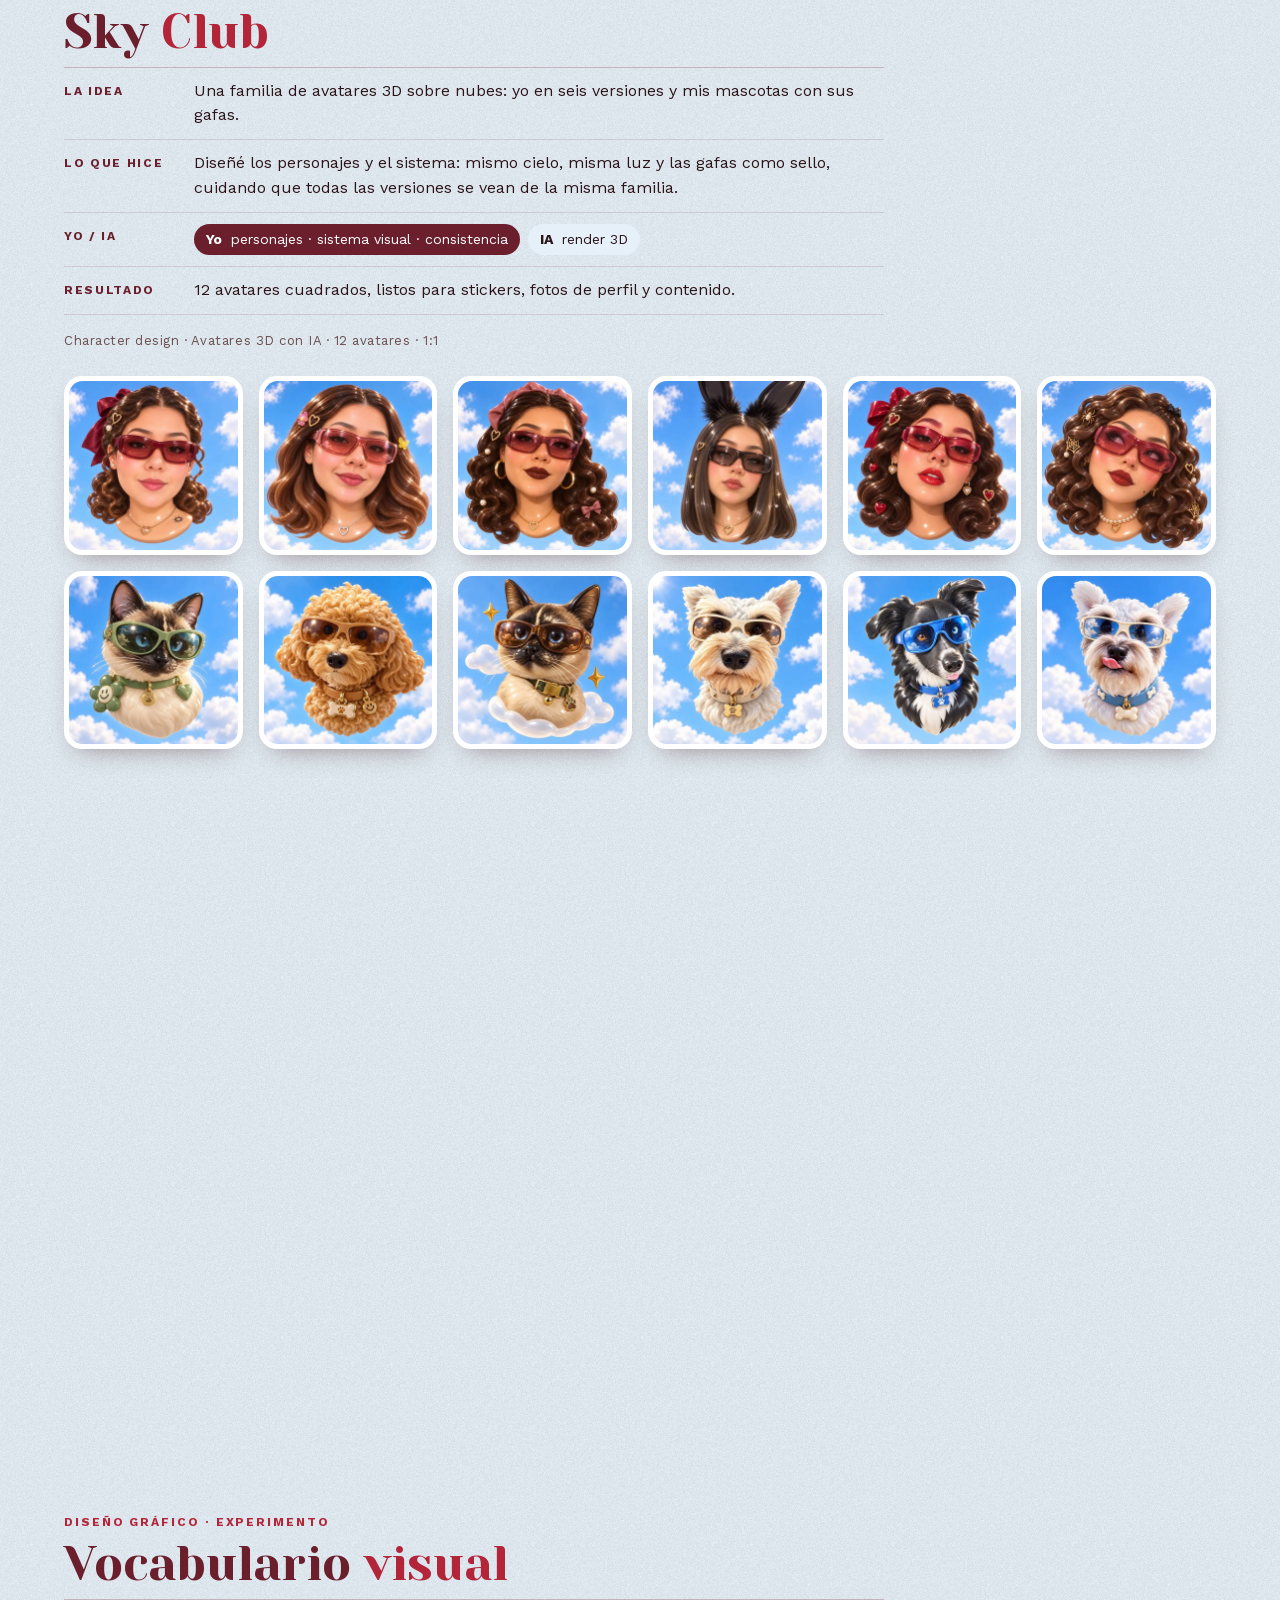
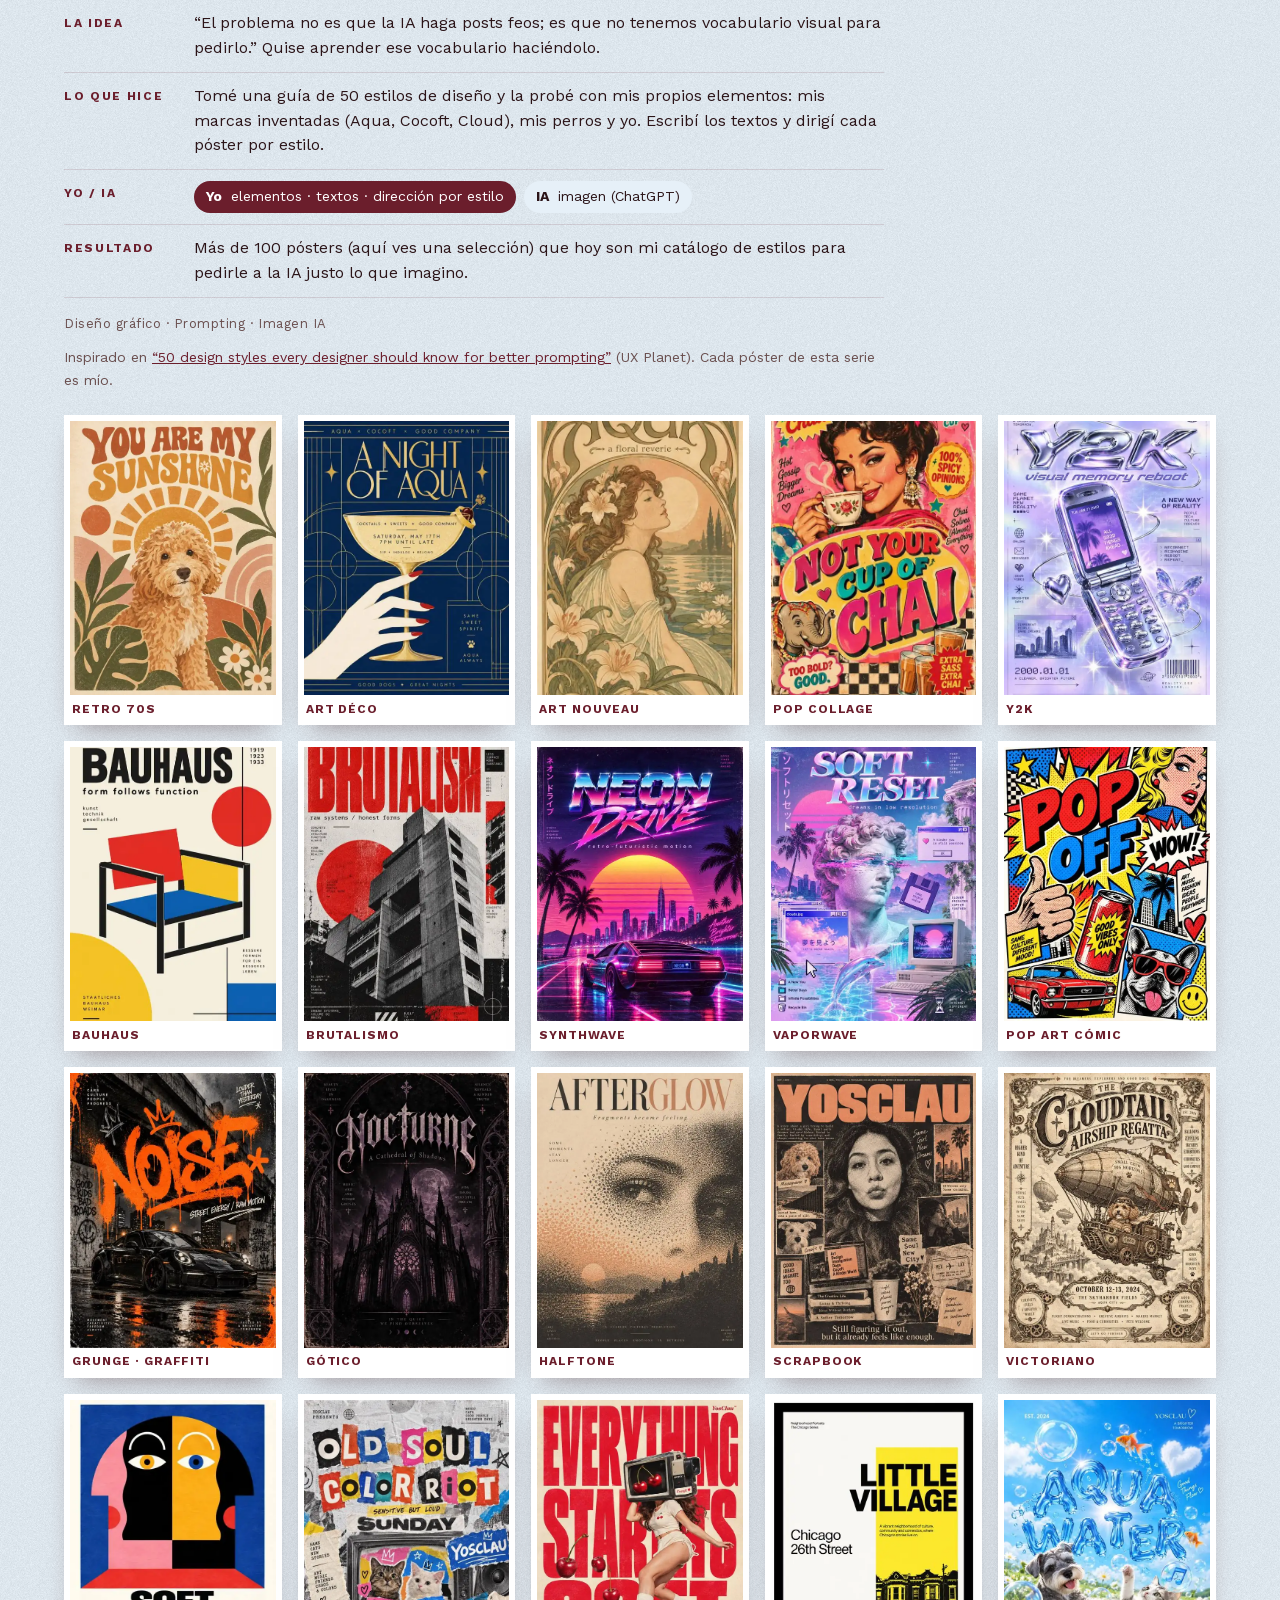
<file: portafolio/index.html>
<!doctype html><meta charset="utf-8"><meta http-equiv="refresh" content="0; url=../portafolio.html"><link rel="canonical" href="https://yosclau.github.io/portafolio.html"><script>location.replace("../portafolio.html"+location.hash)</script><a href="../portafolio.html">Portafolio</a>
</file>
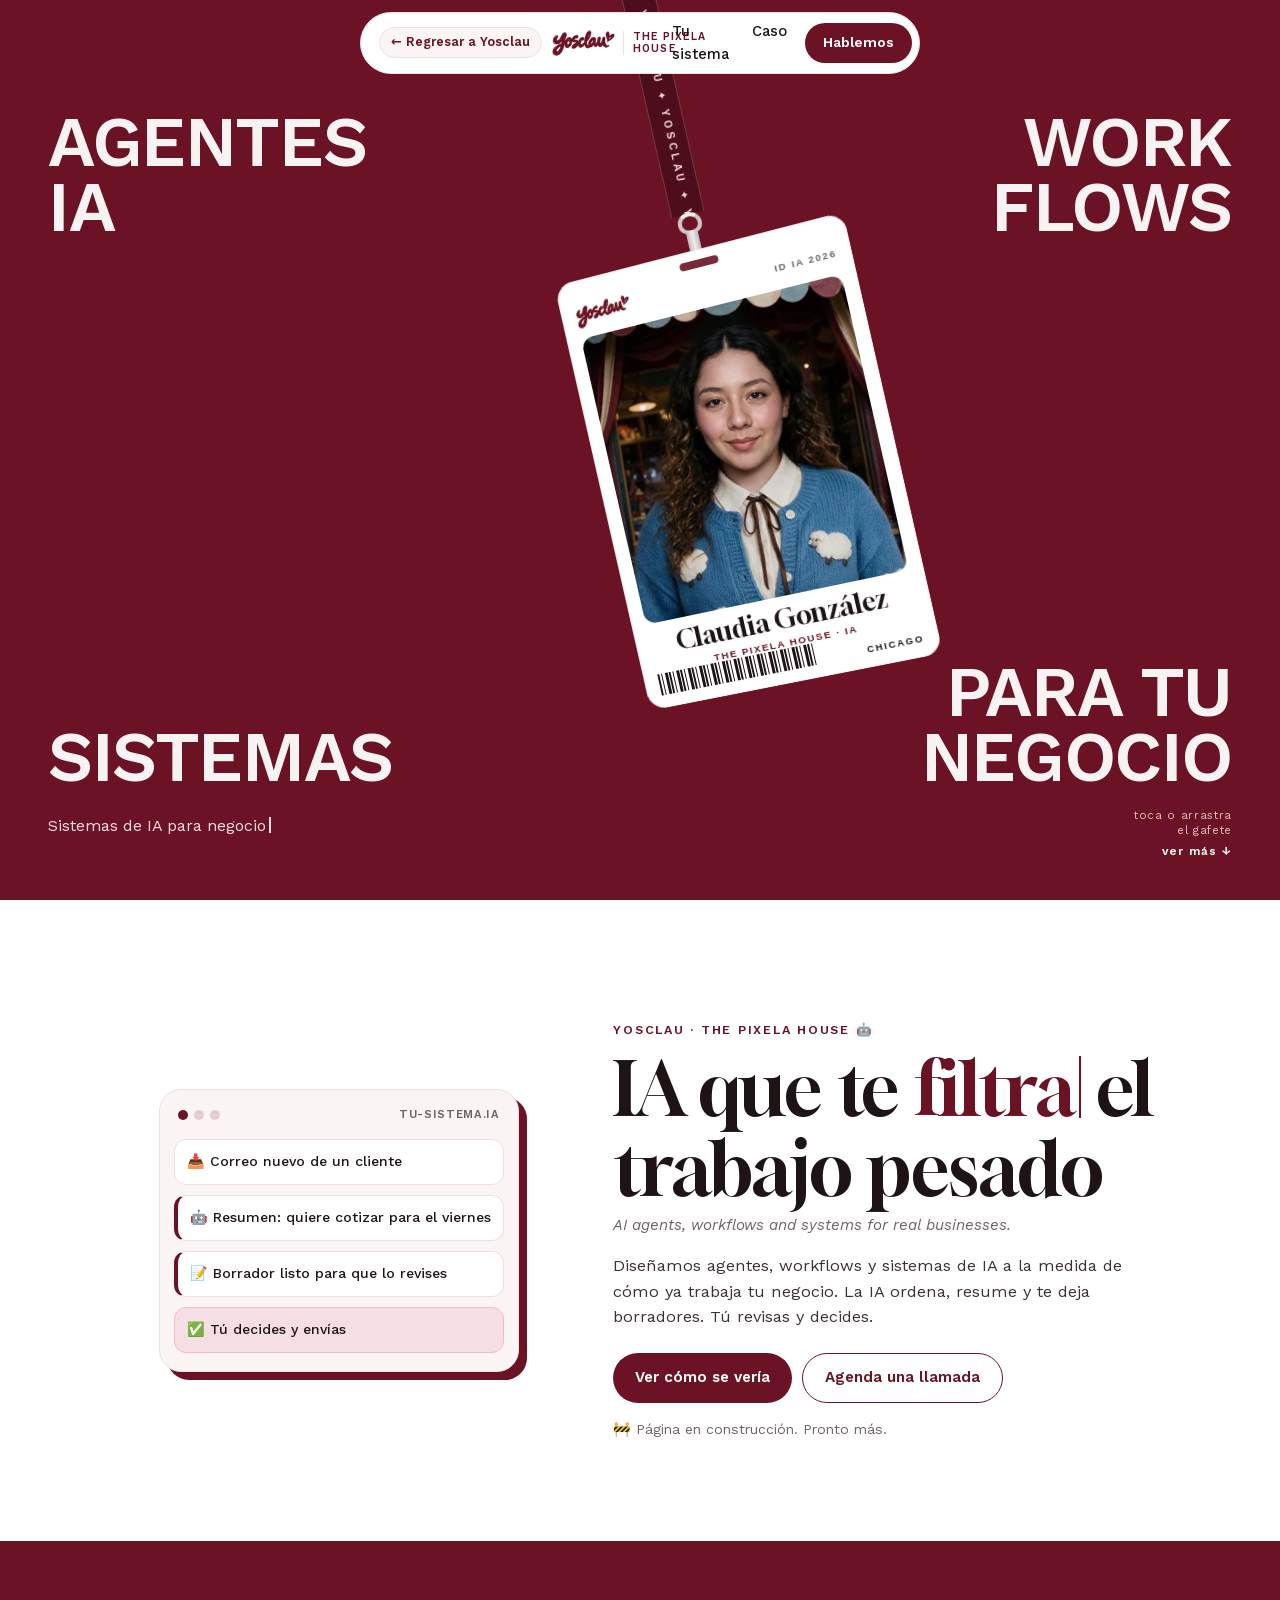
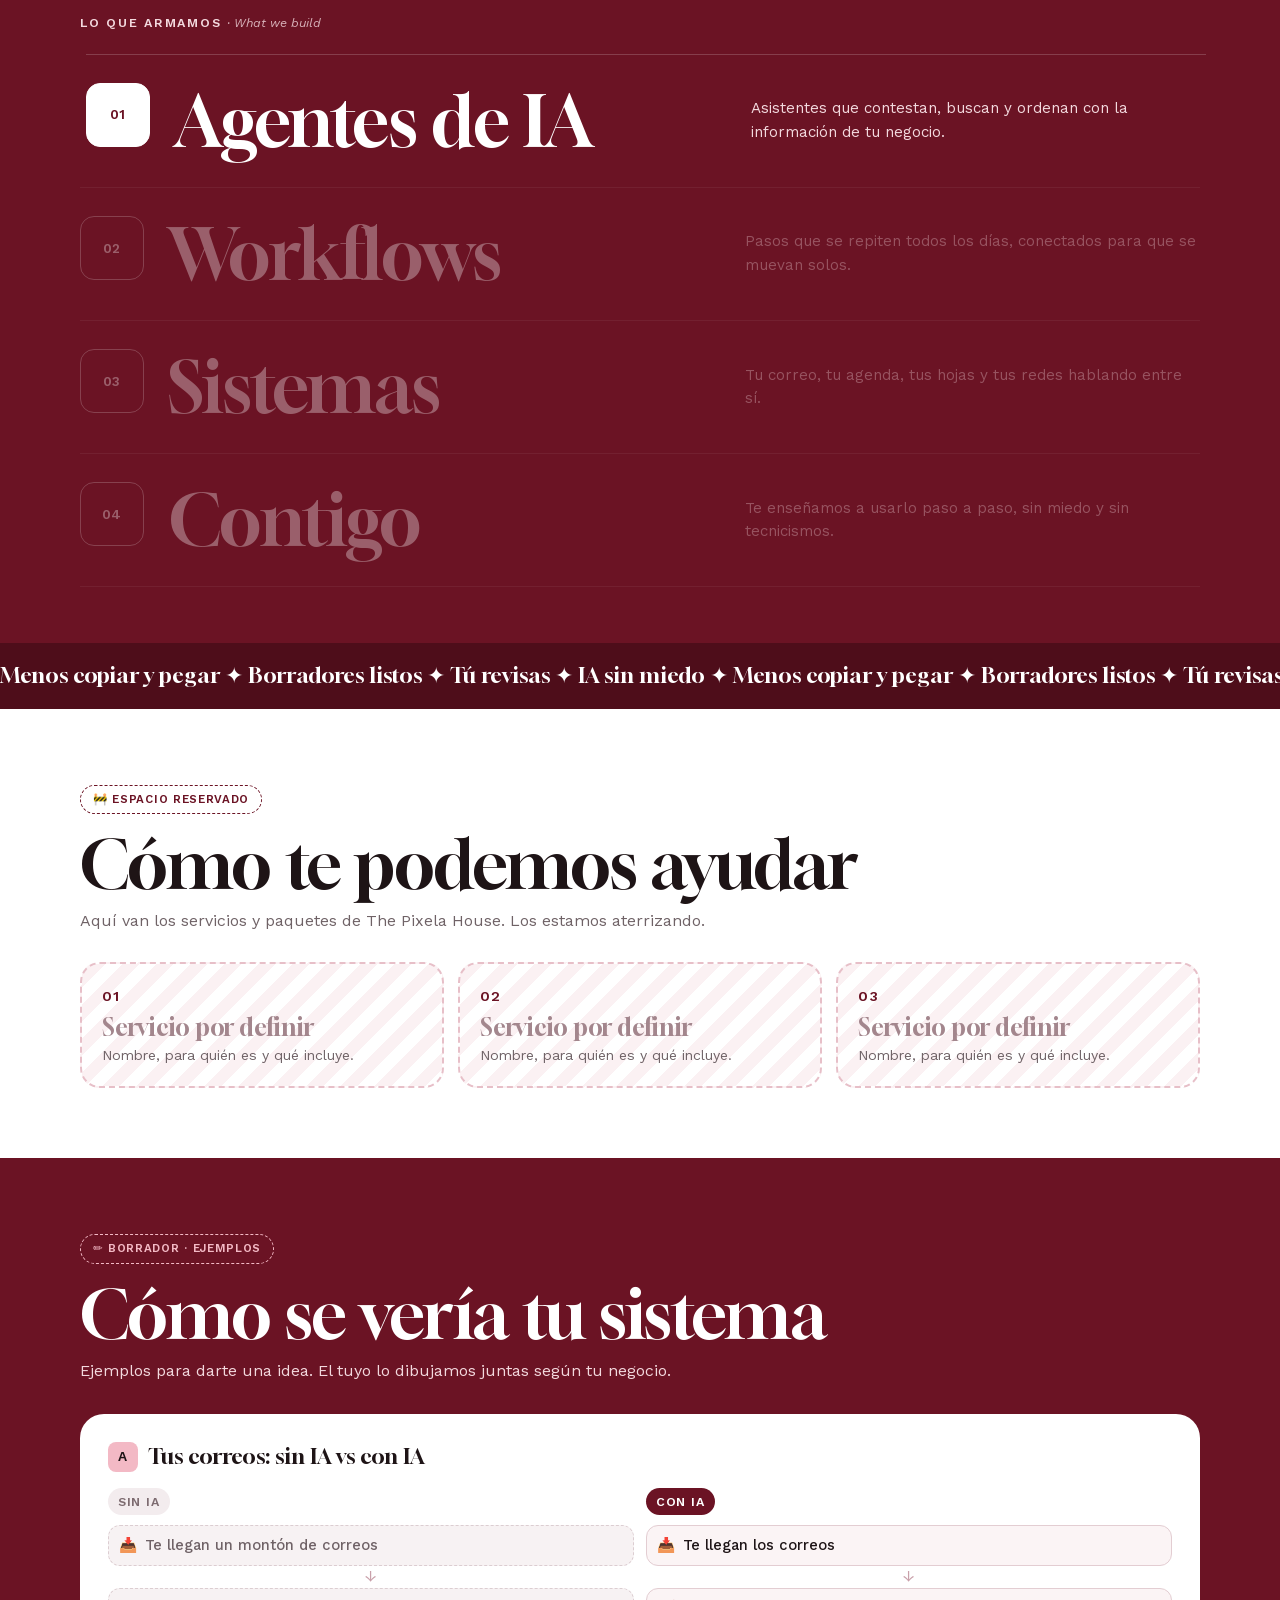
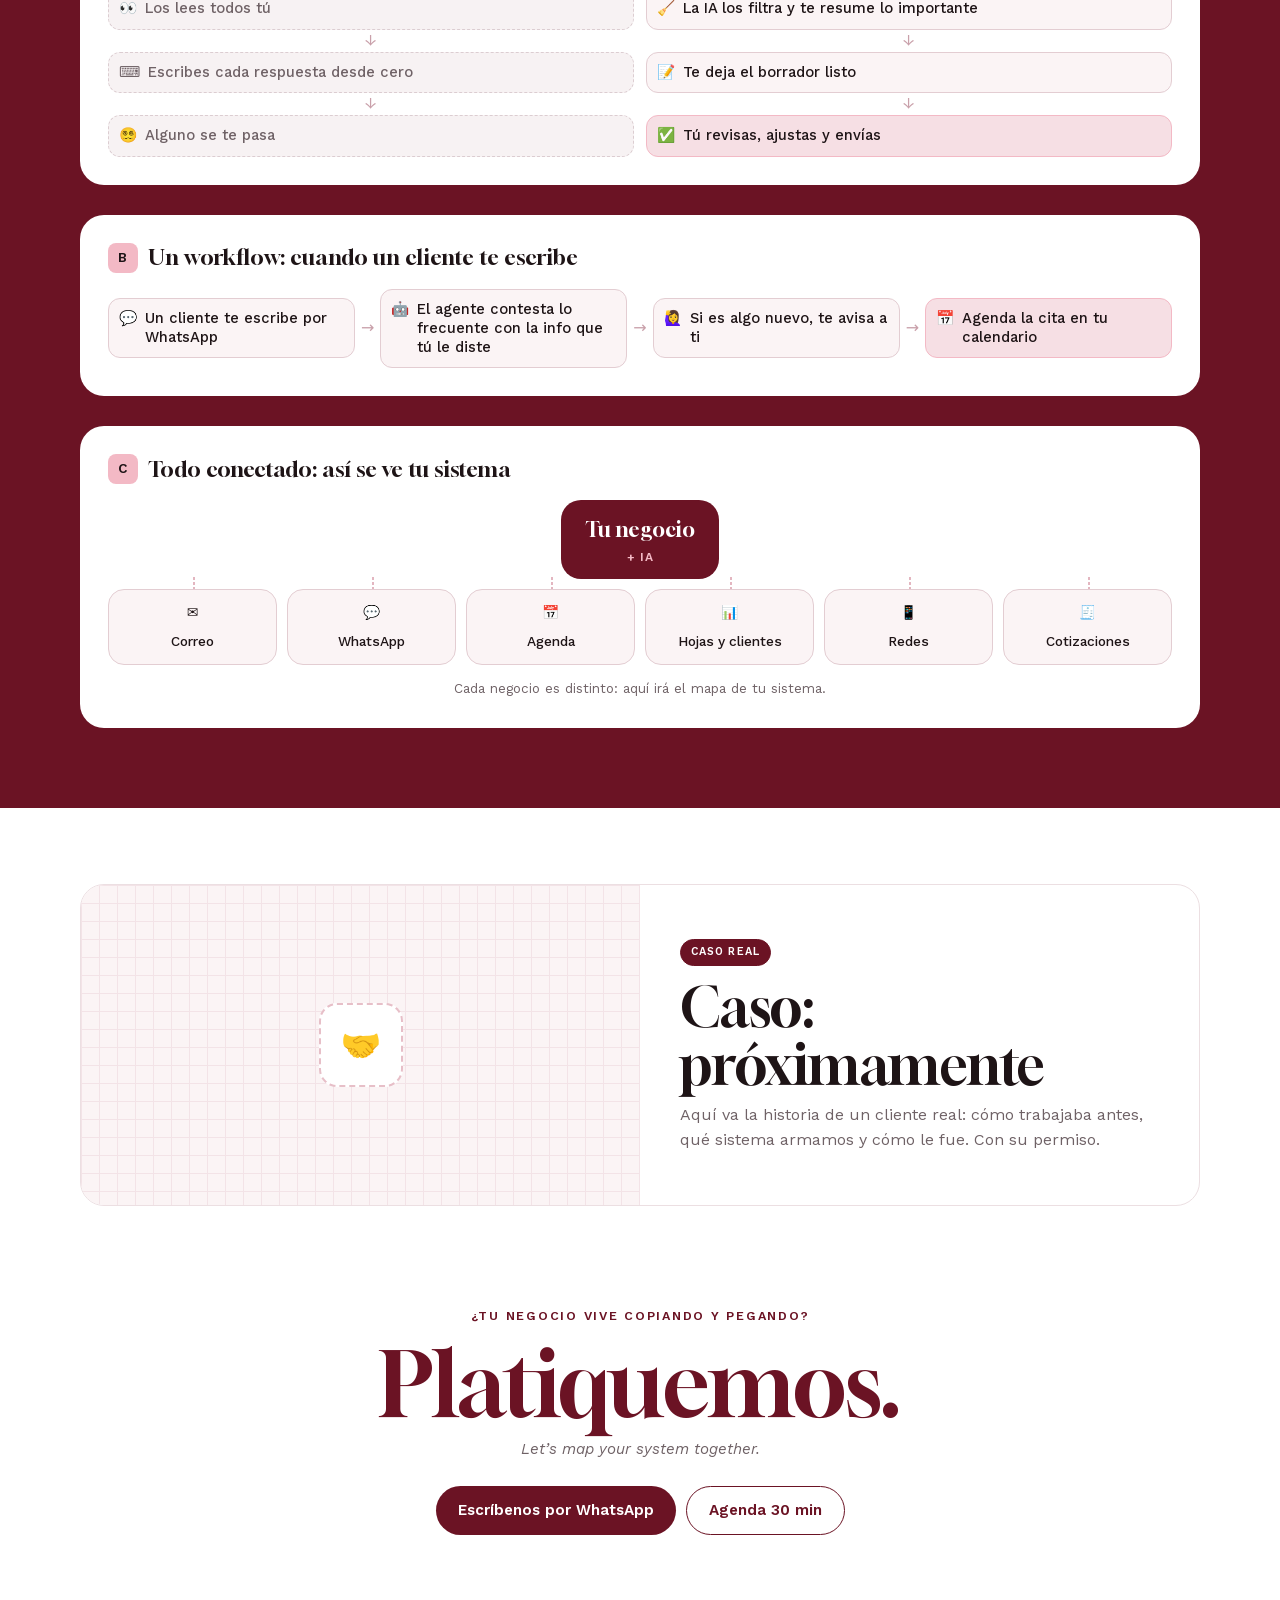
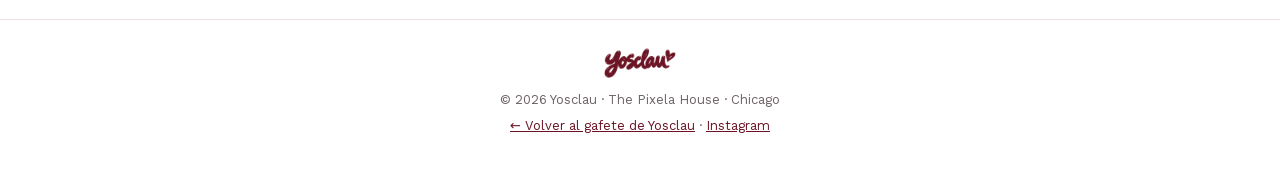
<file: the-pixela-house/index.html>
<!doctype html>
<html lang="es">
<head>
<meta charset="utf-8">
<meta name="viewport" content="width=device-width,initial-scale=1,viewport-fit=cover">
<meta name="robots" content="noindex,nofollow">
<title>Yosclau · The Pixela House · agentes, workflows y sistemas de IA</title>
<meta name="description" content="The Pixela House, un proyecto de Yosclau. Agentes de IA, workflows y sistemas para negocios. En construcción.">
<meta property="og:title" content="The Pixela House · IA para tu negocio">
<meta property="og:description" content="Agentes, workflows y sistemas de IA para negocios. Un proyecto de Yosclau.">
<meta name="theme-color" content="#6B1324">
<link rel="icon" href="../favicon-32.png">
<link rel="stylesheet" href="styles.css?v=9nov">
<link rel="stylesheet" href="../fonts/pixela-fonts.css">
</head>
<body>

<header class="nav" id="nav">
  <span class="nav-left"><a class="nav-back" id="navBack" href="../" aria-label="Regresar a Yosclau"><span aria-hidden="true">←</span><span><span class="nb-full">Regresar a </span>Yosclau</span></a><a class="nav-logo" href="#inicio" aria-label="Yosclau · The Pixela House, inicio"><img src="img/firma.webp" alt="yosclau" width="90" height="36"><span class="nav-sub">The Pixela<br>House</span></a></span>
  <nav class="nav-links" aria-label="Principal">
    <a href="#sistema">Tu sistema</a>
    <a href="#caso">Caso</a>
  </nav>
  <a class="nav-btn" href="#contacto">Hablemos</a>
</header>

<main>
<!-- 1 · INTRO: gafete colgante -->
<section class="intro" id="inicio" aria-label="Gafete de The Pixela House">
  <p class="corner c-tl">Agentes<br>IA</p>
  <p class="corner c-tr">Work<br>flows</p>
  <p class="corner c-bl">Sistemas</p>
  <p class="corner c-br">Para tu<br>negocio</p>

  <div class="rig" id="rig">
    <div class="strap"><span>YOSCLAU ✦ YOSCLAU ✦ YOSCLAU ✦ YOSCLAU ✦ YOSCLAU ✦ YOSCLAU ✦</span></div>
    <div class="clip"><i class="ring"></i><i class="clasp"></i></div>
    <button class="badge" id="badge" type="button" aria-label="Voltear el gafete">
      <span class="badge-inner">
        <span class="face front">
          <span class="slot"></span>
          <span class="b-head"><img src="img/firma.webp" alt="" class="b-logo"><span class="b-id">ID IA 2026</span></span>
          <img class="b-photo" src="img/badge-534.jpg" srcset="img/badge-400.webp 400w, img/badge-534.webp 534w" sizes="(min-width:900px) 300px, 260px" alt="Claudia González" width="534" height="641" decoding="async">
          <span class="b-name">Claudia González</span>
          <span class="b-role">The Pixela House · IA</span>
          <span class="b-foot"><span class="barcode"></span><span class="b-city">CHICAGO</span></span>
        </span>
        <span class="face back">
          <span class="slot"></span>
          <span class="b-what">Lo que armamos</span>
          <span class="b-list">
            <span><i>✦</i>Agentes de IA</span>
            <span><i>✦</i>Workflows</span>
            <span><i>✦</i>Sistemas</span>
            <span><i>✦</i>Automatizaciones</span>
          </span>
          <img src="img/firma.webp" alt="" class="b-sign">
          <span class="b-foot"><span class="barcode light"></span><span class="b-city">THE PIXELA HOUSE</span></span>
        </span>
      </span>
    </button>
  </div>

  <p class="typed-cap"><span id="capText"></span><span class="caret"></span></p>
  <a class="hint" href="#hola">toca o arrastra<br>el gafete<br><b>ver más ↓</b></a>
</section>

<!-- 2 · HERO -->
<section class="hero" id="hola" aria-labelledby="hero-t">
  <div class="hero-art" aria-hidden="true">
    <div class="pix-win">
      <span class="pw-bar"><i></i><i></i><i></i><b>tu-sistema.ia</b></span>
      <span class="pw-row in">📥 Correo nuevo de un cliente</span>
      <span class="pw-row ai">🤖 Resumen: quiere cotizar para el viernes</span>
      <span class="pw-row ai">📝 Borrador listo para que lo revises</span>
      <span class="pw-row ok">✅ Tú decides y envías</span>
    </div>
  </div>
  <div class="hero-copy">
    <p class="eyebrow">Yosclau · The Pixela House 🤖</p>
    <h1 id="hero-t">IA que te <span class="tw" id="tw">filtra</span><span class="caret dark"></span> el trabajo pesado</h1>
    <p class="en">AI agents, workflows and systems for real businesses.</p>
    <p class="lede">Diseñamos agentes, workflows y sistemas de IA a la medida de cómo ya trabaja tu negocio. La IA ordena, resume y te deja borradores. Tú revisas y decides.</p>
    <div class="btns">
      <a class="btn solid" href="#sistema">Ver cómo se vería</a>
      <a class="btn line" href="https://calendly.com/yosclauuu/30min" target="_blank" rel="noopener">Agenda una llamada</a>
    </div>
    <p class="wip">🚧 Página en construcción. Pronto más.</p>
  </div>
</section>

<!-- 3 · LO QUE ARMAMOS (lista que rueda) -->
<section class="roles" aria-labelledby="roles-t">
  <div class="wrap">
    <p class="eyebrow light">Lo que armamos <span class="en-i">· What we build</span></p>
    <h2 id="roles-t" class="sr">Lo que armamos</h2>
    <ol class="role-list" id="roleList">
      <li><span class="r-ic">01</span><div><h3>Agentes de IA</h3><p>Asistentes que contestan, buscan y ordenan con la información de tu negocio.</p></div></li>
      <li><span class="r-ic">02</span><div><h3>Workflows</h3><p>Pasos que se repiten todos los días, conectados para que se muevan solos.</p></div></li>
      <li><span class="r-ic">03</span><div><h3>Sistemas</h3><p>Tu correo, tu agenda, tus hojas y tus redes hablando entre sí.</p></div></li>
      <li><span class="r-ic">04</span><div><h3>Contigo</h3><p>Te enseñamos a usarlo paso a paso, sin miedo y sin tecnicismos.</p></div></li>
    </ol>
  </div>
  <div class="marquee" aria-hidden="true"><div class="mq-track"><span>Menos copiar y pegar ✦ Borradores listos ✦ Tú revisas ✦ IA sin miedo ✦ Menos copiar y pegar ✦ Borradores listos ✦ Tú revisas ✦ IA sin miedo ✦&nbsp;</span><span>Menos copiar y pegar ✦ Borradores listos ✦ Tú revisas ✦ IA sin miedo ✦ Menos copiar y pegar ✦ Borradores listos ✦ Tú revisas ✦ IA sin miedo ✦&nbsp;</span></div></div>
</section>

<!-- 4 · CÓMO TE PODEMOS AYUDAR (placeholder) -->
<section class="help" id="ayuda" aria-labelledby="help-t">
  <div class="wrap">
    <span class="soon">🚧 Espacio reservado</span>
    <h2 id="help-t">Cómo te podemos ayudar</h2>
    <p class="sub">Aquí van los servicios y paquetes de The Pixela House. Los estamos aterrizando.</p>
    <div class="slots">
      <div class="slot-card"><b>01</b><h3>Servicio por definir</h3><p>Nombre, para quién es y qué incluye.</p></div>
      <div class="slot-card"><b>02</b><h3>Servicio por definir</h3><p>Nombre, para quién es y qué incluye.</p></div>
      <div class="slot-card"><b>03</b><h3>Servicio por definir</h3><p>Nombre, para quién es y qué incluye.</p></div>
    </div>
  </div>
</section>

<!-- 5 · CÓMO SE VERÍA TU SISTEMA (diagramas borrador) -->
<section class="sys" id="sistema" aria-labelledby="sys-t">
  <div class="wrap">
    <span class="soon light">✏️ Borrador · ejemplos</span>
    <h2 id="sys-t">Cómo se vería tu sistema</h2>
    <p class="sub light">Ejemplos para darte una idea. El tuyo lo dibujamos juntas según tu negocio.</p>

    <figure class="dia">
      <figcaption><span class="d-n">A</span>Tus correos: sin IA vs con IA</figcaption>
      <div class="vs">
        <div class="col"><span class="col-t off">Sin IA</span>
        <span class="node off"><i>📥</i>Te llegan un montón de correos</span>
        <span class="arr" aria-hidden="true">↓</span>
        <span class="node off"><i>👀</i>Los lees todos tú</span>
        <span class="arr" aria-hidden="true">↓</span>
        <span class="node off"><i>⌨️</i>Escribes cada respuesta desde cero</span>
        <span class="arr" aria-hidden="true">↓</span>
        <span class="node off"><i>😵‍💫</i>Alguno se te pasa</span>
        </div>
        <div class="col"><span class="col-t on">Con IA</span>
        <span class="node on"><i>📥</i>Te llegan los correos</span>
        <span class="arr" aria-hidden="true">↓</span>
        <span class="node on"><i>🧹</i>La IA los filtra y te resume lo importante</span>
        <span class="arr" aria-hidden="true">↓</span>
        <span class="node on"><i>📝</i>Te deja el borrador listo</span>
        <span class="arr" aria-hidden="true">↓</span>
        <span class="node on"><i>✅</i>Tú revisas, ajustas y envías</span>
        </div>
      </div>
    </figure>

    <figure class="dia">
      <figcaption><span class="d-n">B</span>Un workflow: cuando un cliente te escribe</figcaption>
      <div class="flow"><span class="node on"><i>💬</i>Un cliente te escribe por WhatsApp</span><span class="arr h" aria-hidden="true">→</span><span class="node on"><i>🤖</i>El agente contesta lo frecuente con la info que tú le diste</span><span class="arr h" aria-hidden="true">→</span><span class="node on"><i>🙋‍♀️</i>Si es algo nuevo, te avisa a ti</span><span class="arr h" aria-hidden="true">→</span><span class="node on"><i>📅</i>Agenda la cita en tu calendario</span></div>
    </figure>

    <figure class="dia">
      <figcaption><span class="d-n">C</span>Todo conectado: así se ve tu sistema</figcaption>
      <div class="hub">
        <span class="core"><b>Tu negocio</b><small>+ IA</small></span>
        <span class="sat s0"><i>✉️</i>Correo</span><span class="sat s1"><i>💬</i>WhatsApp</span><span class="sat s2"><i>📅</i>Agenda</span><span class="sat s3"><i>📊</i>Hojas y clientes</span><span class="sat s4"><i>📱</i>Redes</span><span class="sat s5"><i>🧾</i>Cotizaciones</span>
      </div>
      <p class="d-note">Cada negocio es distinto: aquí irá el mapa de tu sistema.</p>
    </figure>
  </div>
</section>

<!-- 6 · CASO (placeholder) -->
<section class="case" id="caso" aria-labelledby="case-t">
  <div class="wrap">
    <article class="case-card">
      <div class="case-img" aria-hidden="true"><span>🤝</span></div>
      <div class="case-b">
        <span class="tag real">Caso real</span>
        <h2 id="case-t">Caso: próximamente</h2>
        <p>Aquí va la historia de un cliente real: cómo trabajaba antes, qué sistema armamos y cómo le fue. Con su permiso.</p>
      </div>
    </article>
  </div>
</section>

<!-- 7 · CTA -->
<section class="cta" id="contacto" aria-labelledby="cta-t">
  <div class="wrap">
    <p class="eyebrow">¿Tu negocio vive copiando y pegando?</p>
    <h2 id="cta-t">Platiquemos.</h2>
    <p class="en">Let’s map your system together.</p>
    <div class="btns center">
      <a class="btn solid" href="https://wa.me/14708409308?text=%C2%A1Hola%20Claudia%21%20Vi%20The%20Pixela%20House%20y%20quiero%20platicar%20de%20IA%20para%20mi%20negocio%20%F0%9F%A4%96" target="_blank" rel="noopener">Escríbenos por WhatsApp</a>
      <a class="btn line" href="https://calendly.com/yosclauuu/30min" target="_blank" rel="noopener">Agenda 30 min</a>
    </div>
  </div>
</section>
</main>

<footer class="foot">
  <img src="img/firma.webp" alt="yosclau" class="foot-logo" width="75" height="30">
  <p>© 2026 Yosclau · The Pixela House · Chicago</p>
  <p><a href="../archivo/gafete/">← Volver al gafete de Yosclau</a> · <a href="https://www.instagram.com/yosclau/" target="_blank" rel="noopener">Instagram</a></p>
</footer>

<script src="app.js?v=1"></script>
<script>
(function(){var b=document.getElementById('navBack');if(!b)return;b.addEventListener('click',function(e){var r=document.referrer;if(r&&r.indexOf('.sites.tab.bot')>-1&&r.indexOf(location.host)===-1&&history.length>1){e.preventDefault();history.back();}});})();
</script>
</body>
</html>
</file>
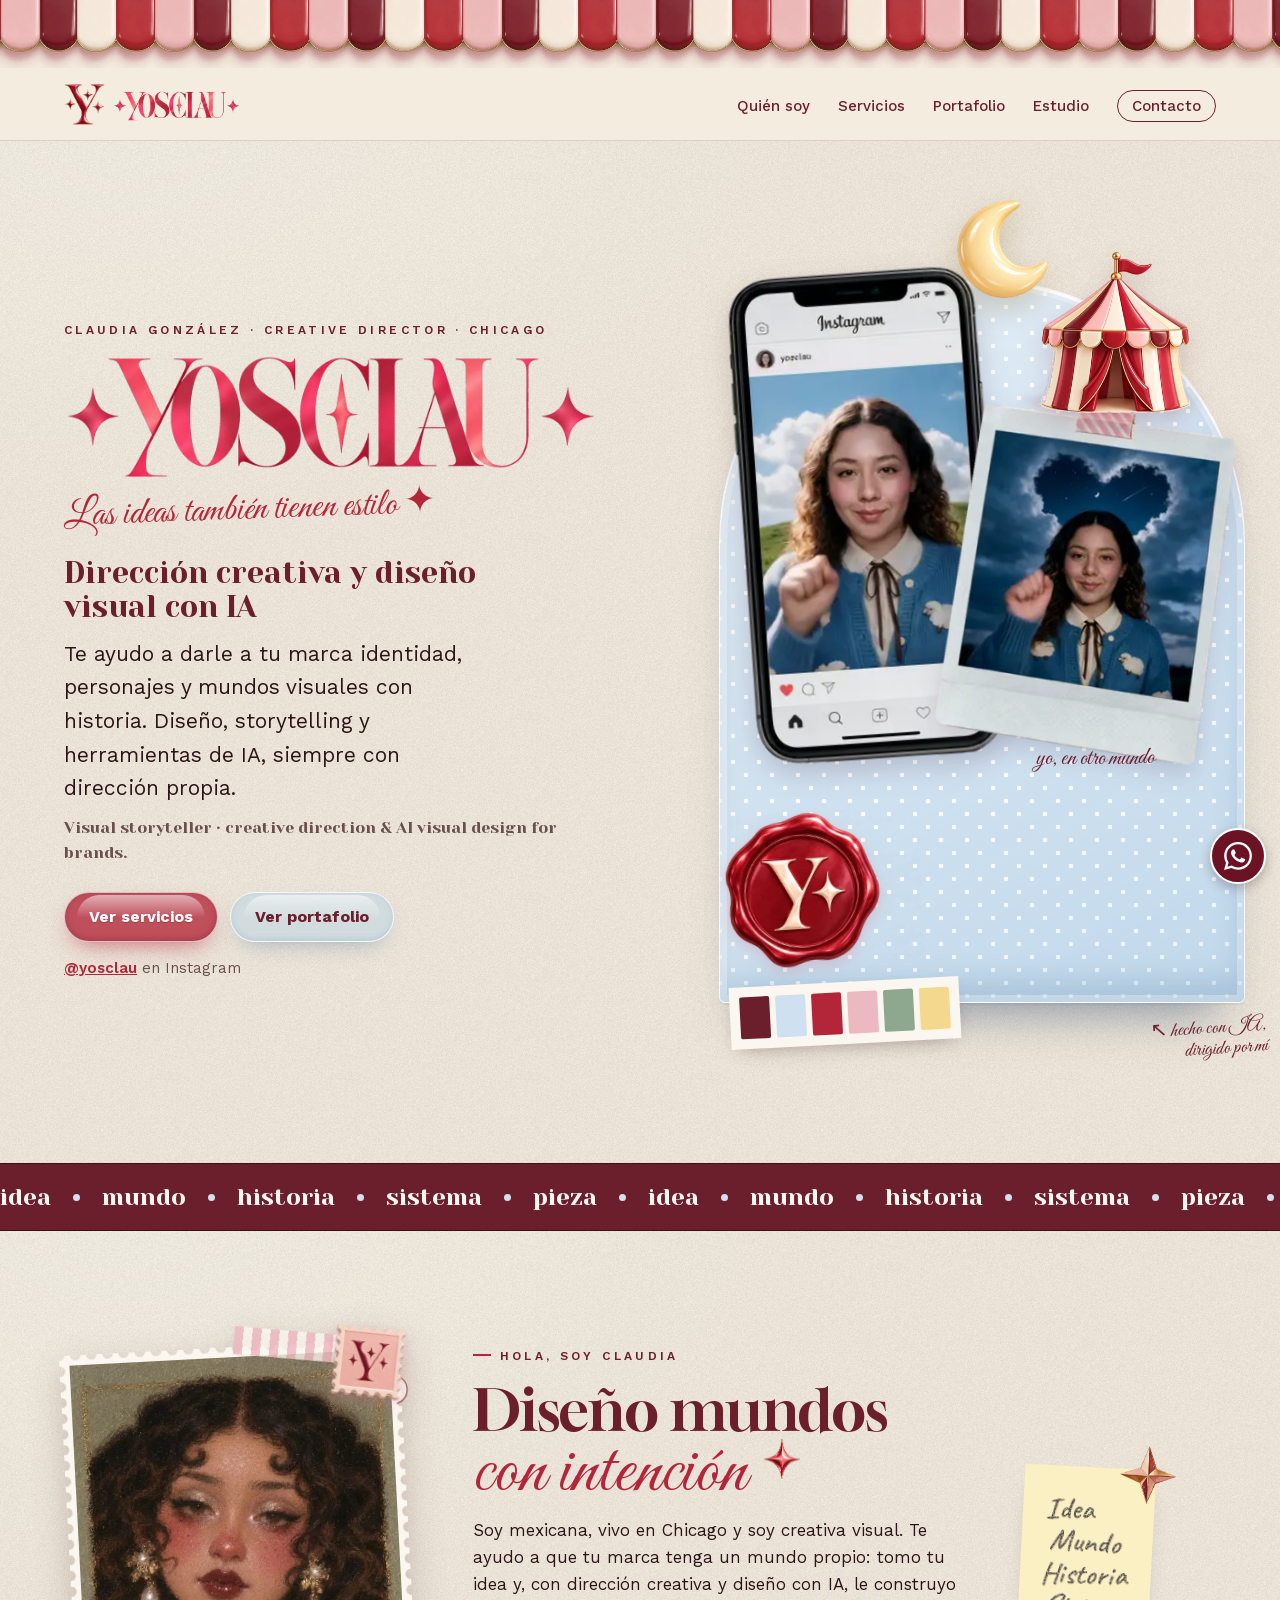
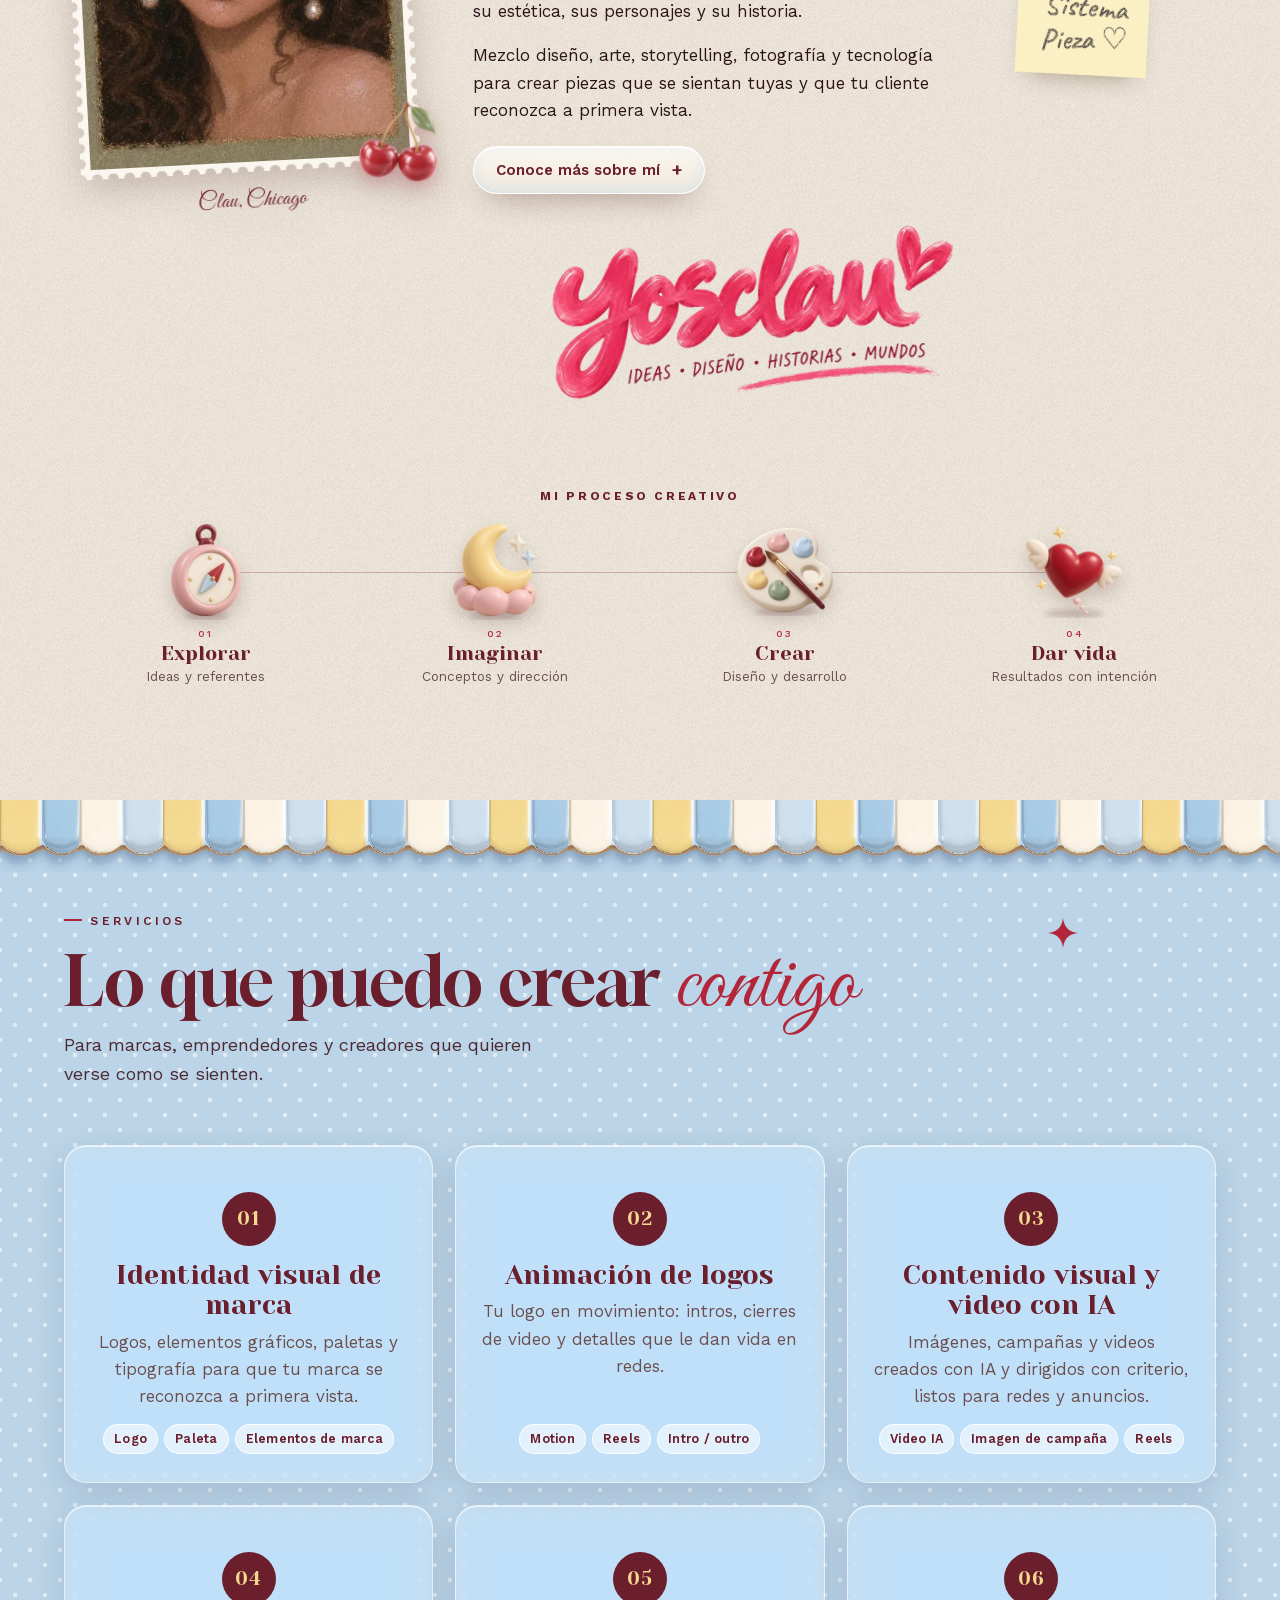
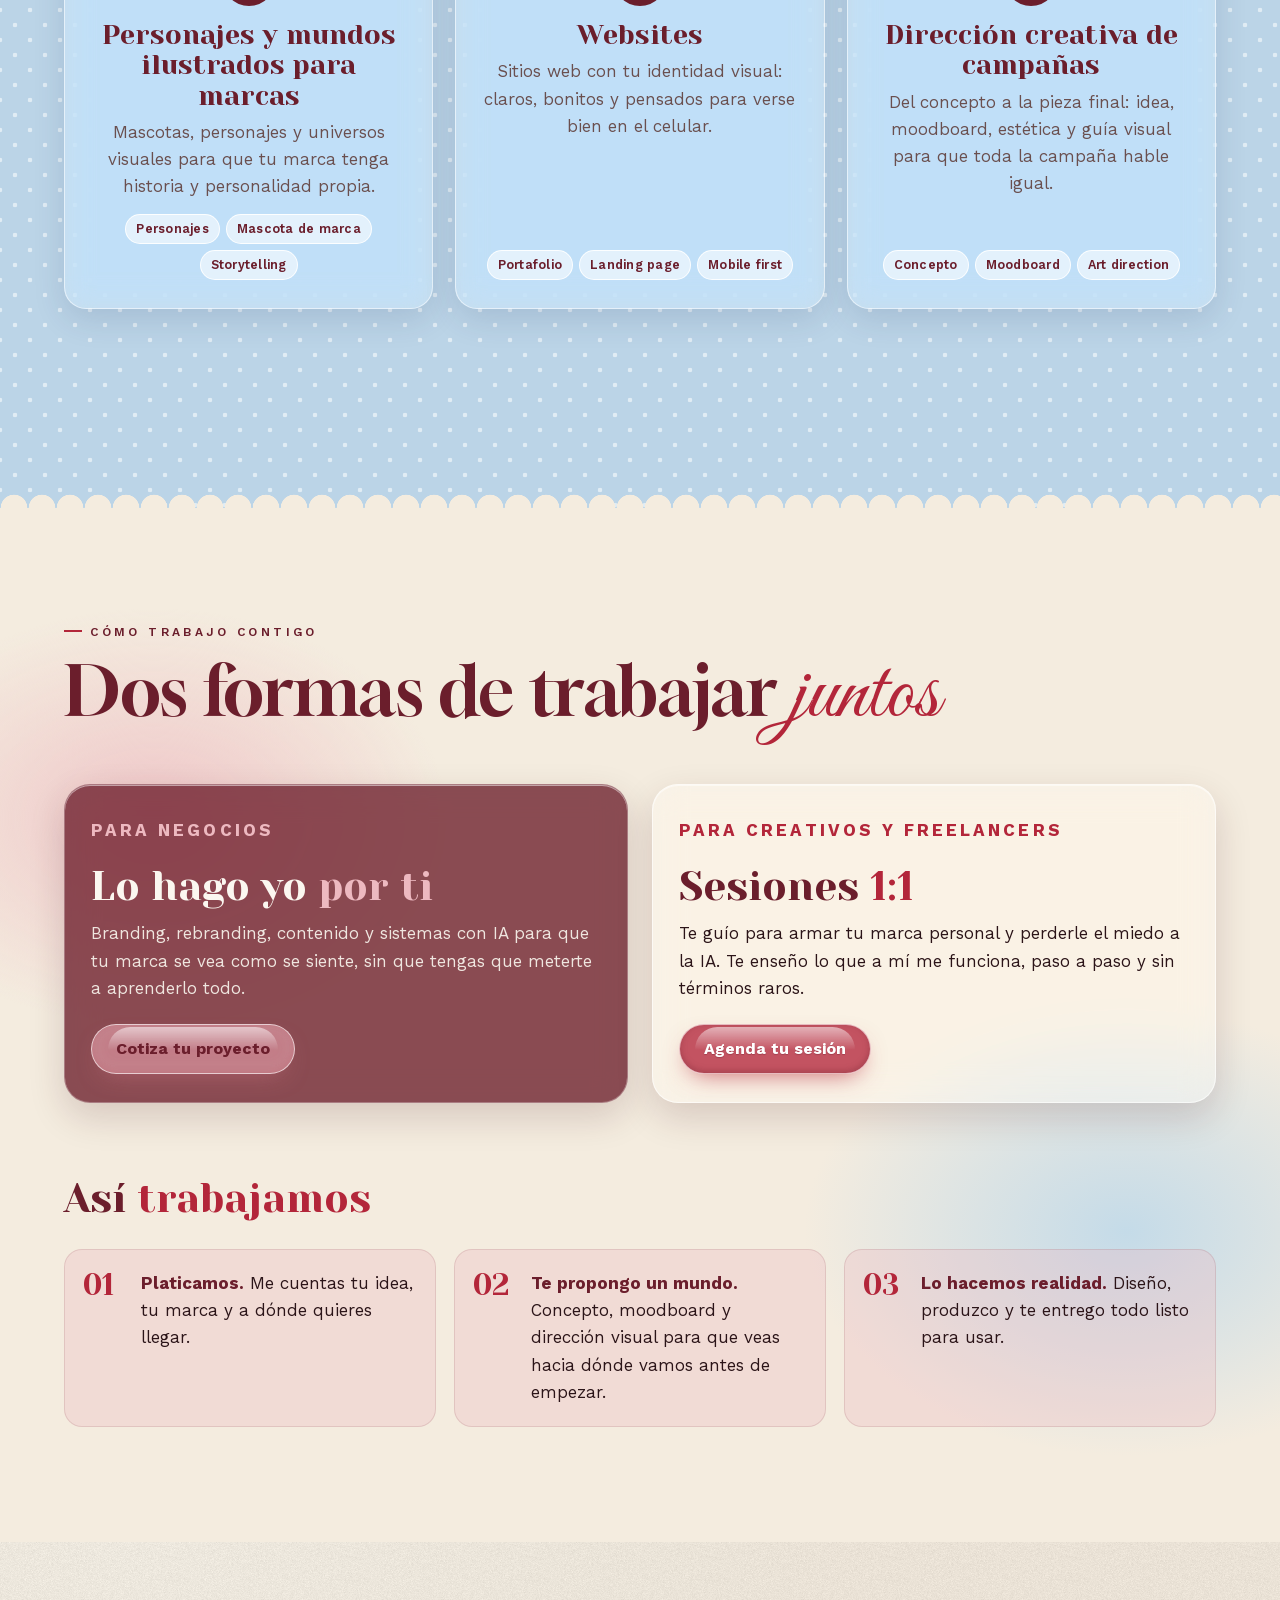
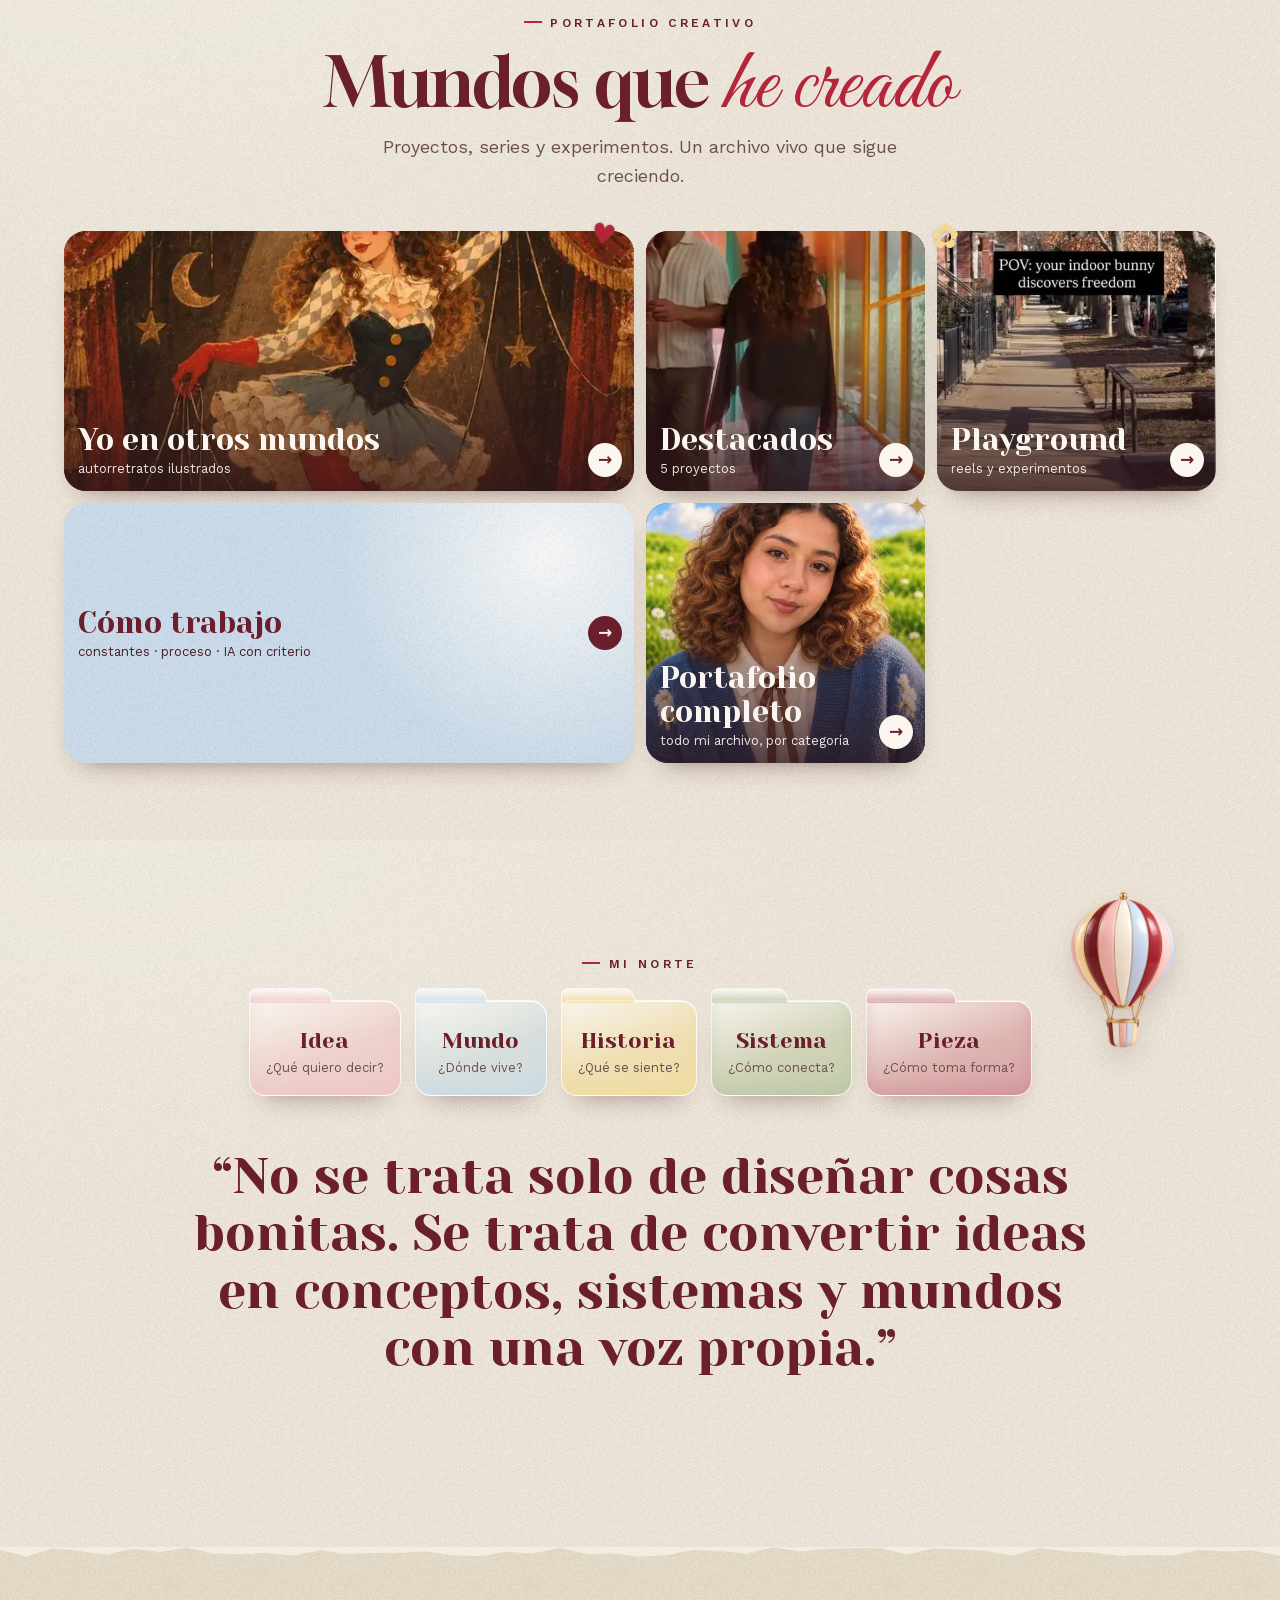
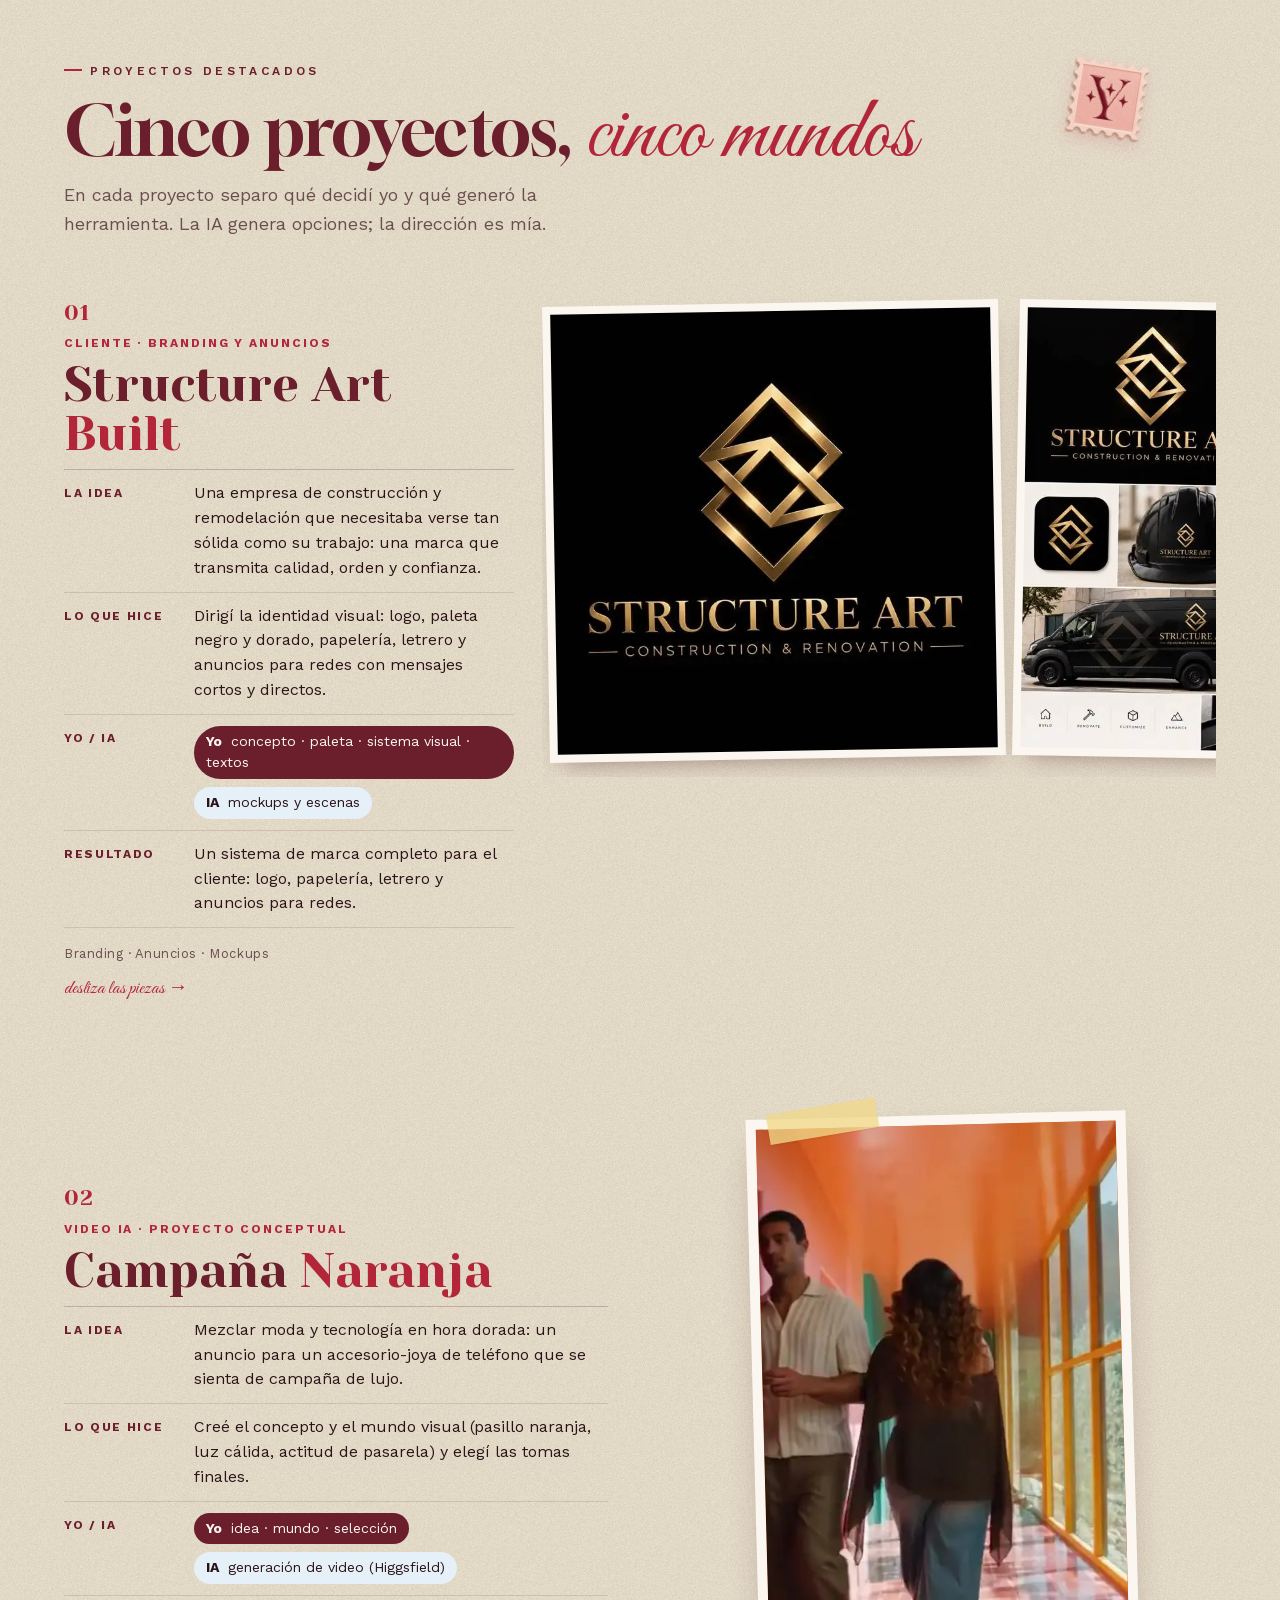
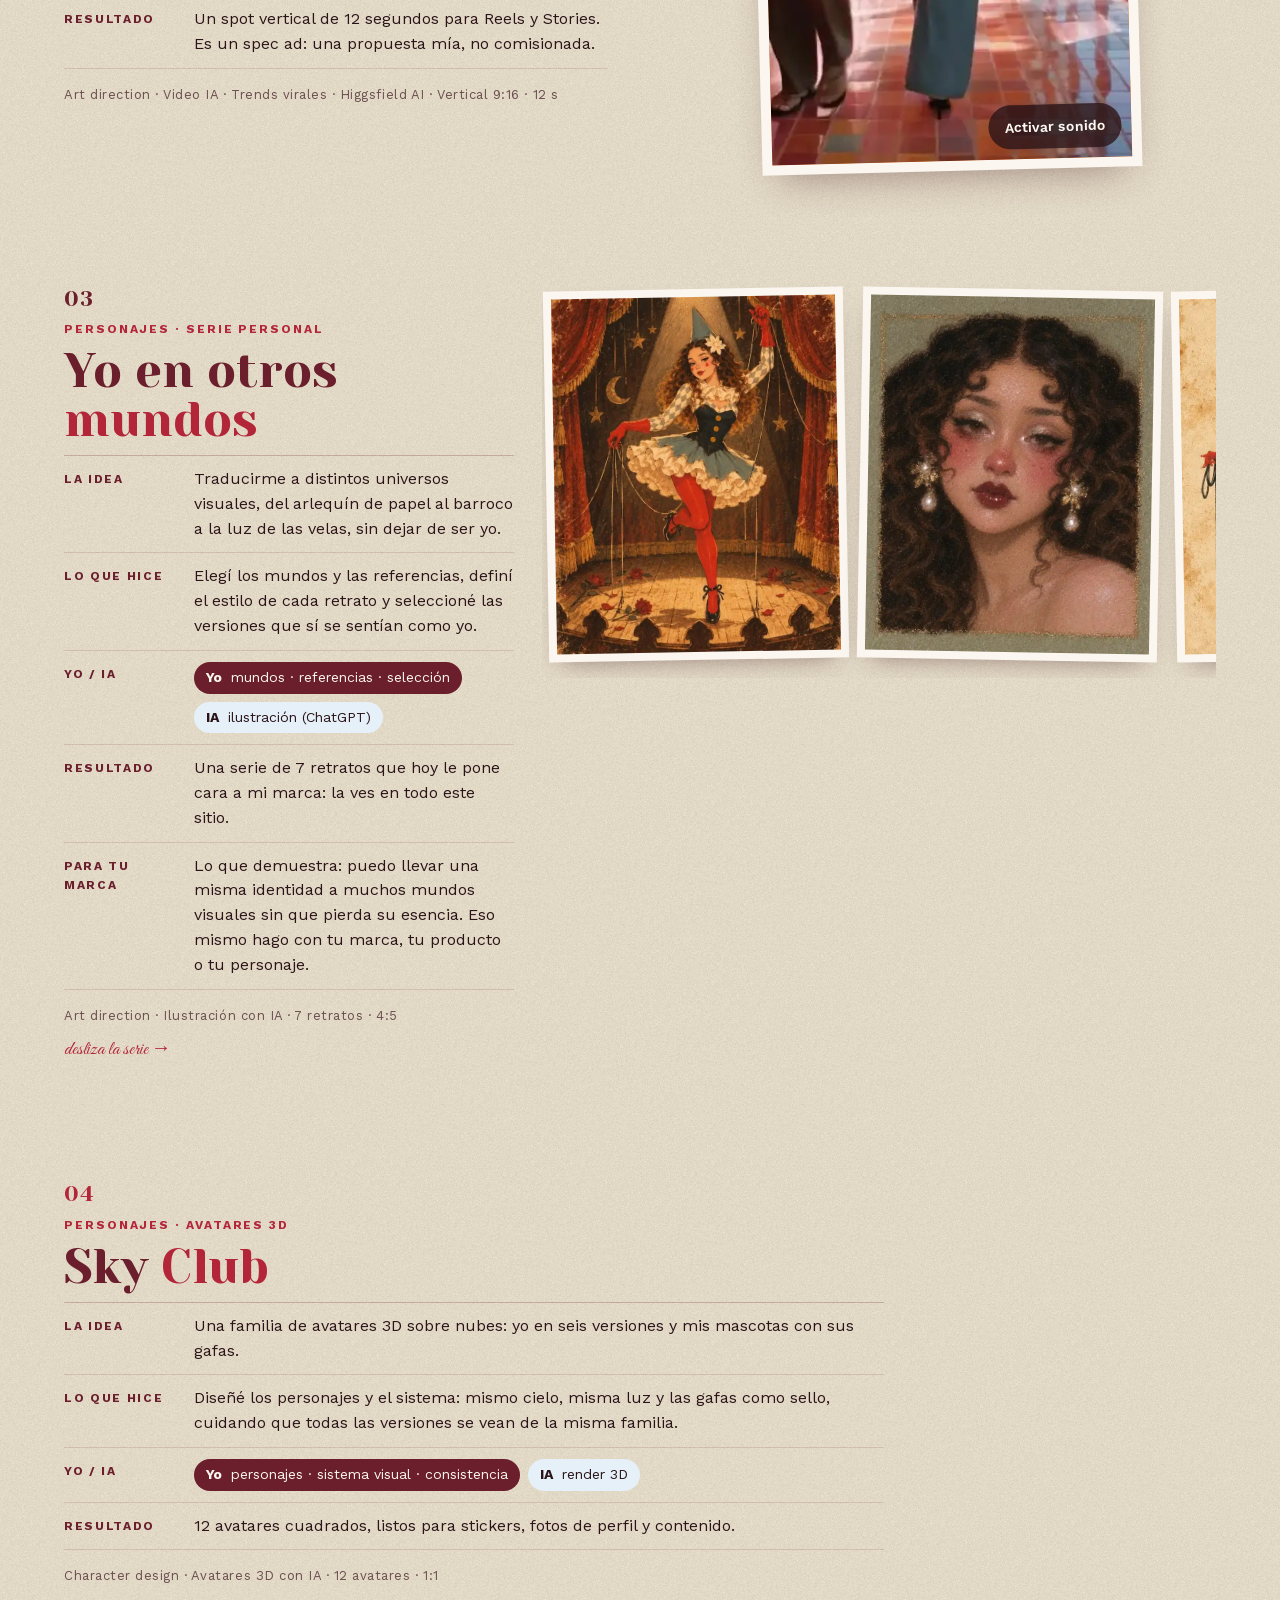
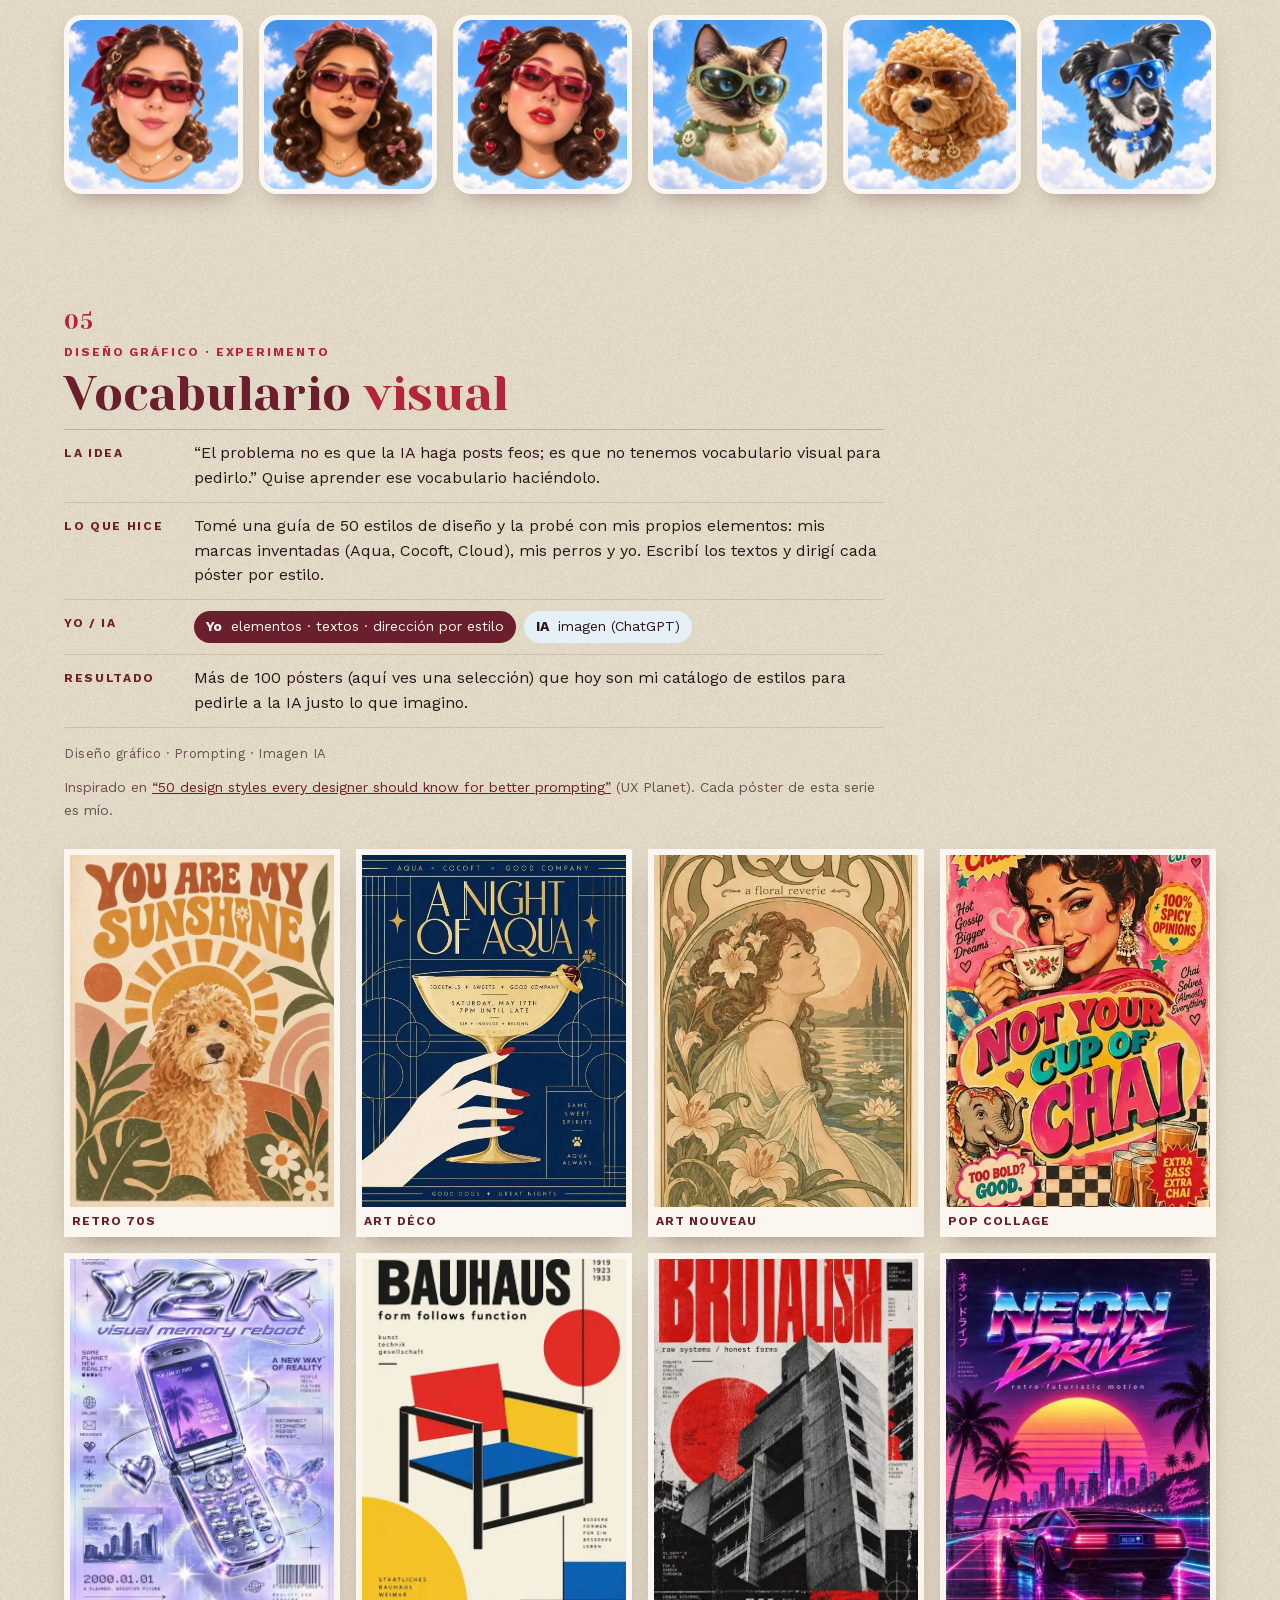
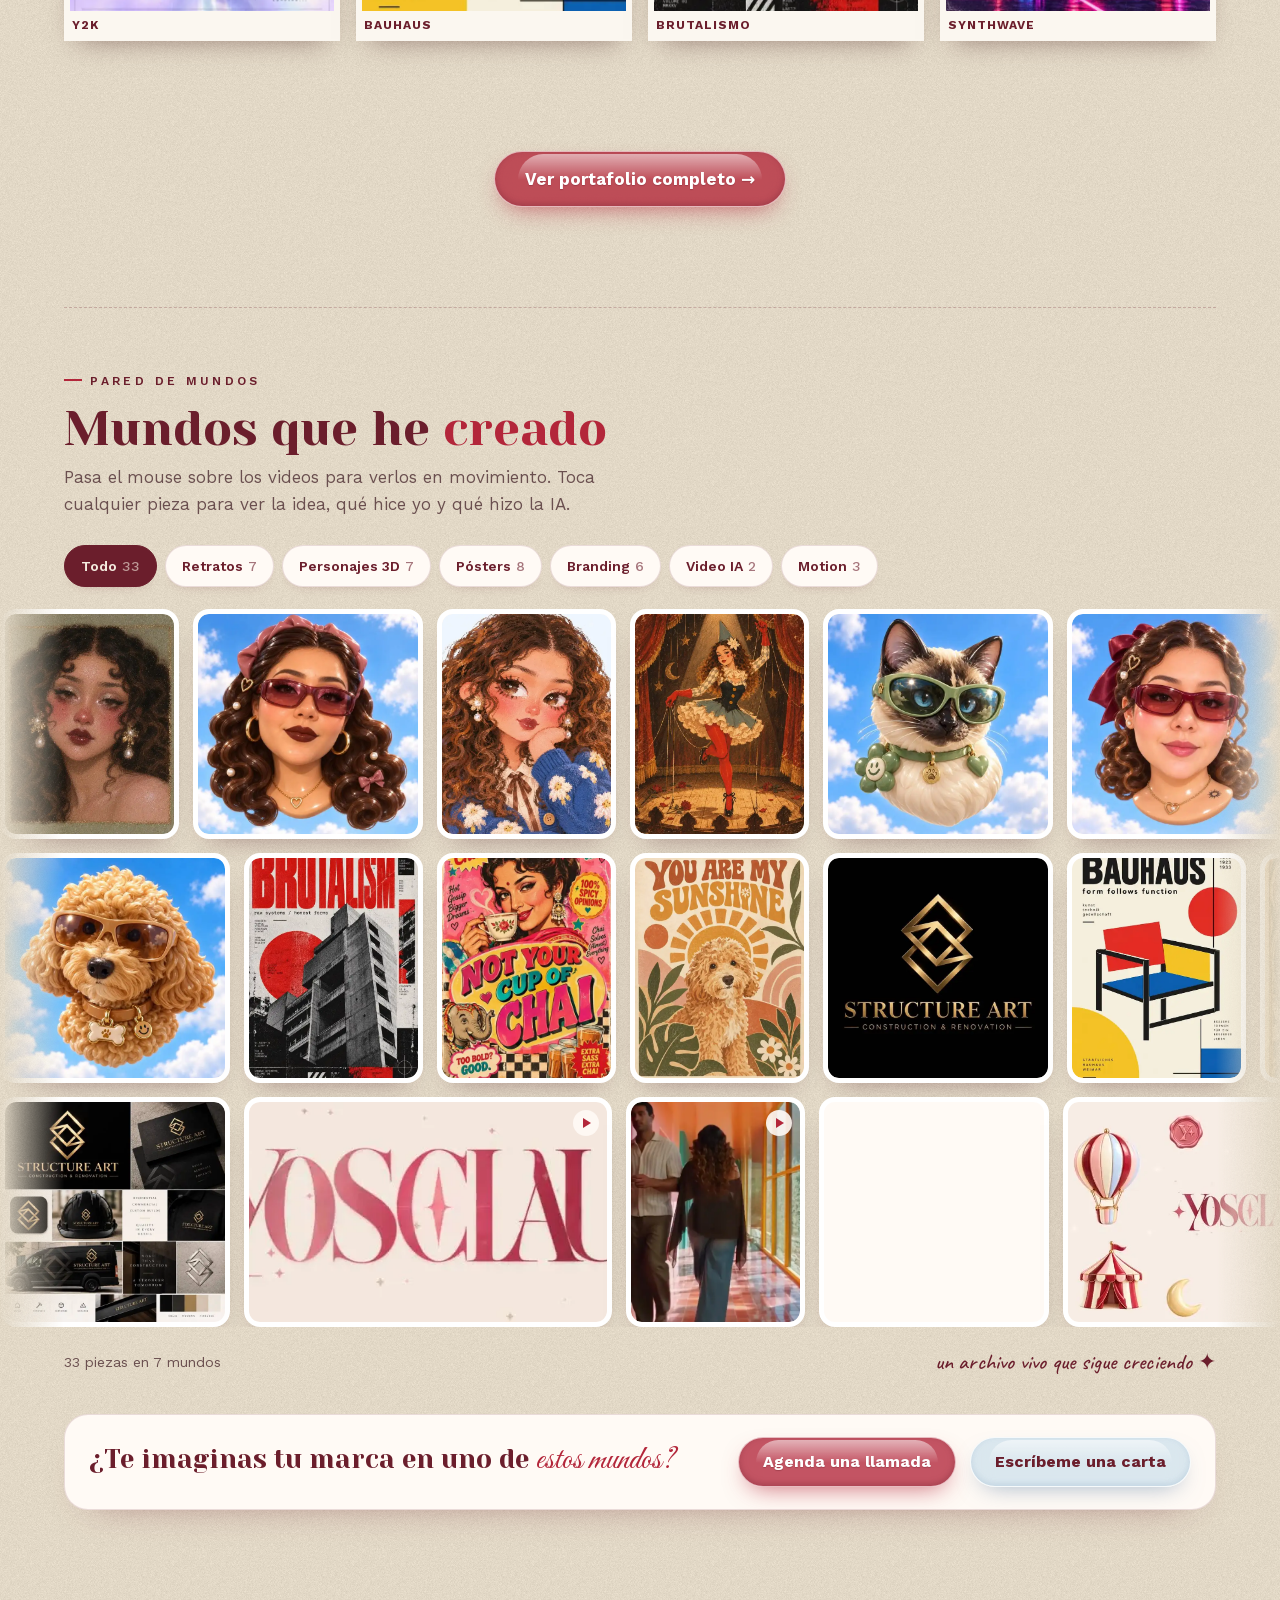
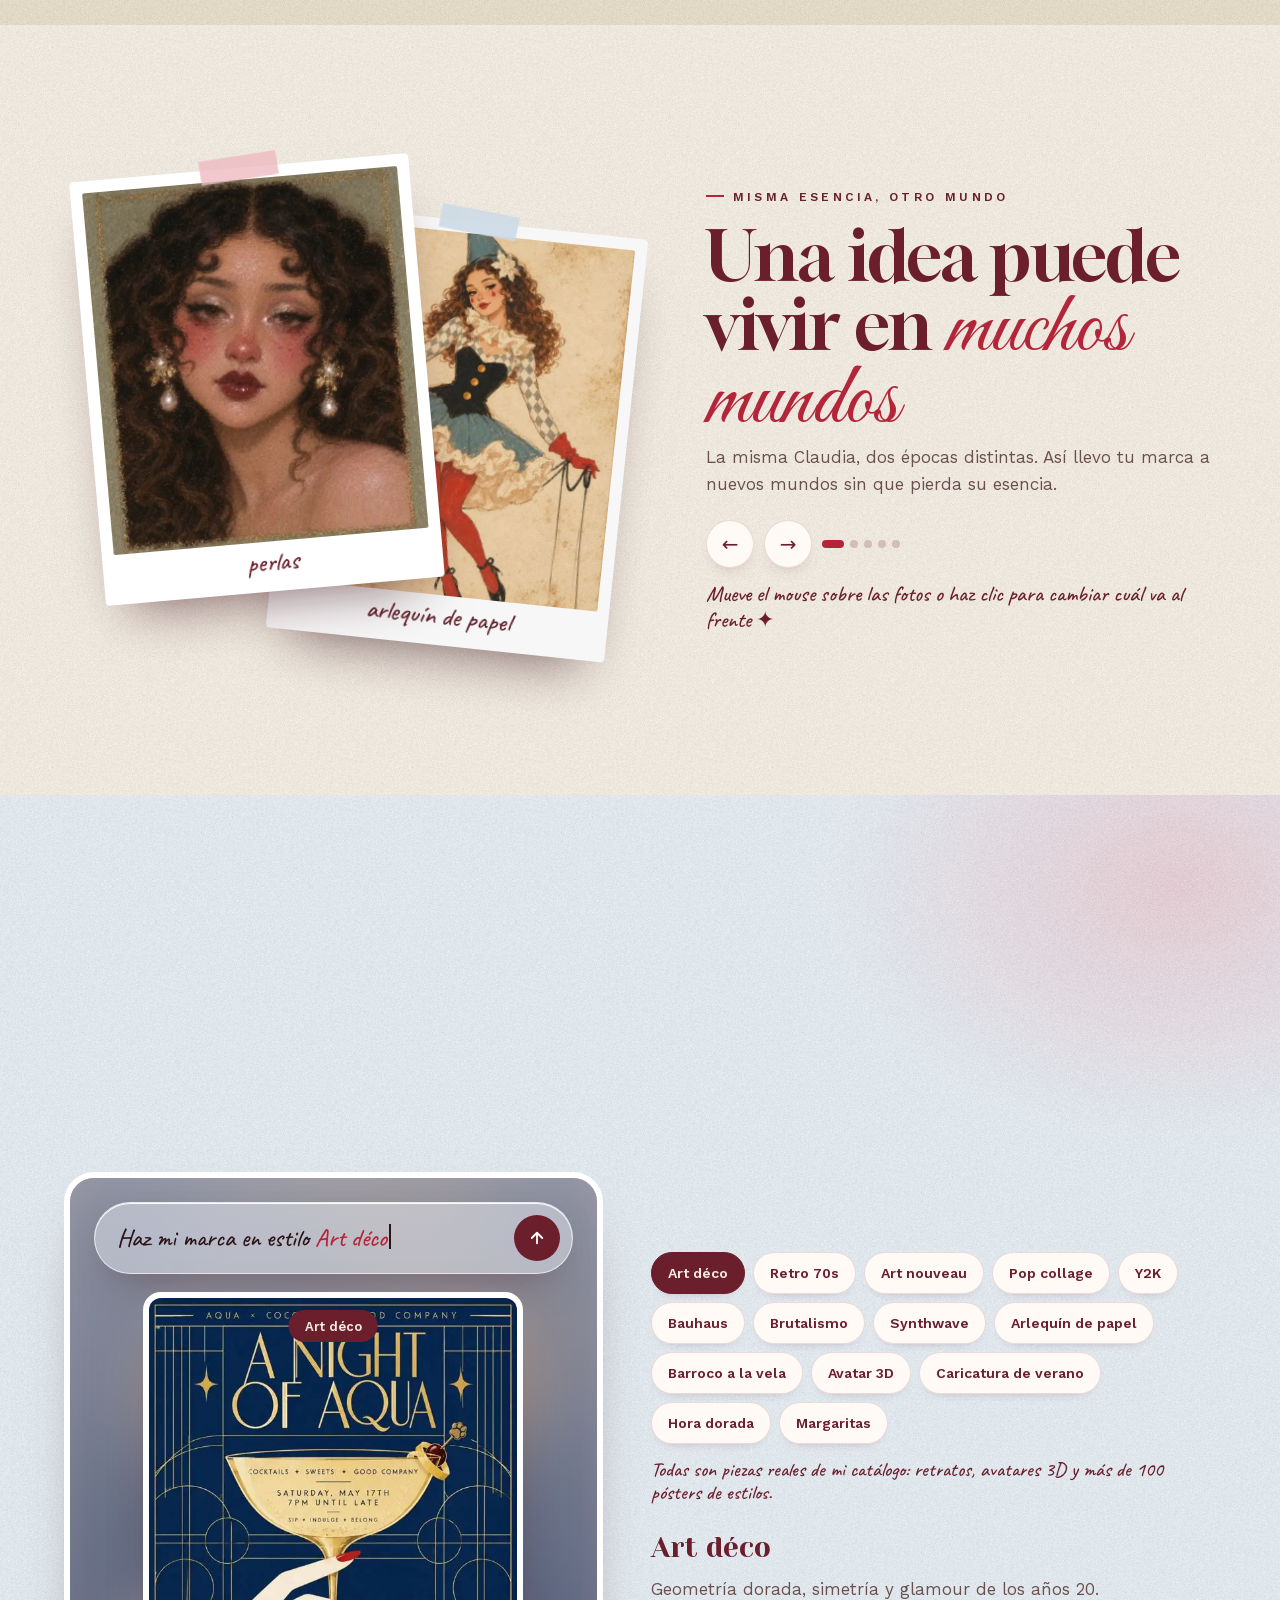
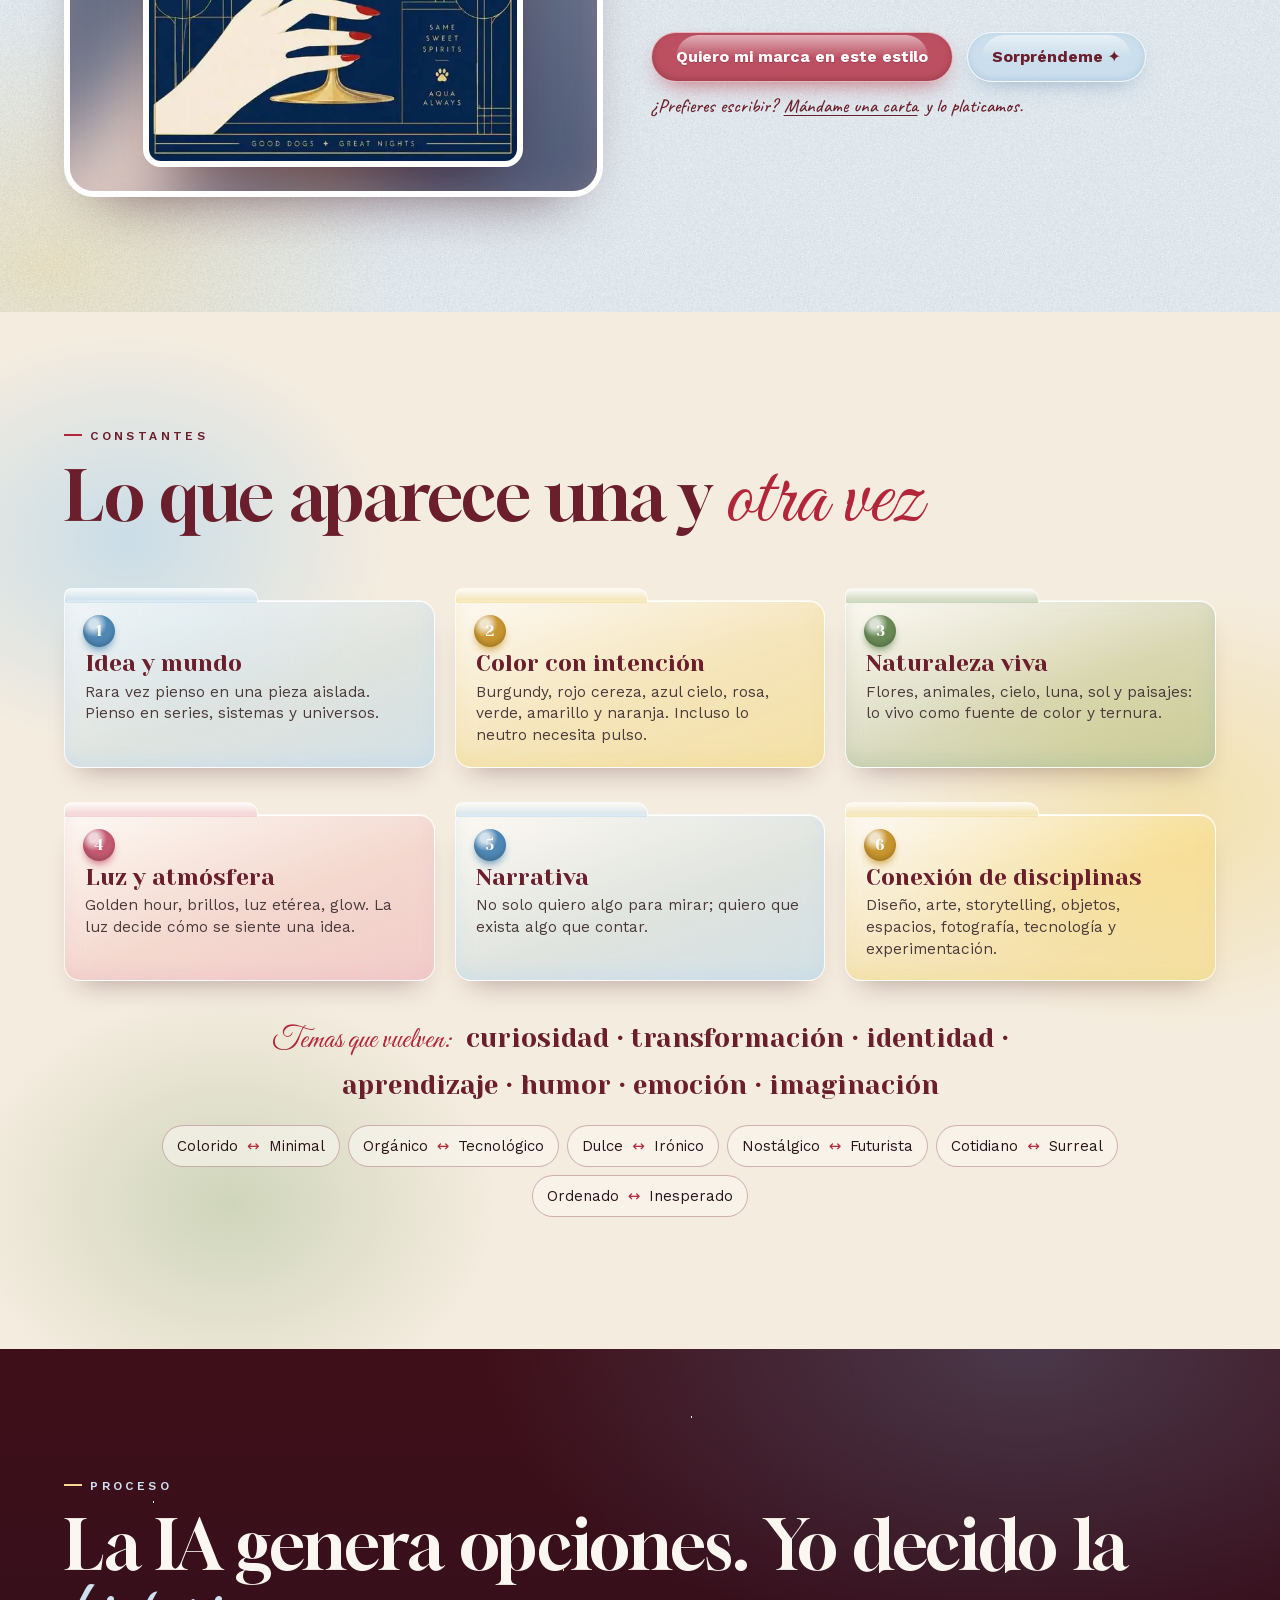
<file: v3/index.html>
<!doctype html>
<html lang="es">
<head>
<meta charset="utf-8">
<meta name="viewport" content="width=device-width, initial-scale=1, viewport-fit=cover">
<title>Yosclau · Claudia González · Dirección creativa y diseño visual con IA</title>
<meta name="description" content="Yosclau es Claudia González: dirección creativa, identidad visual, contenido y video con IA, personajes, mundos y websites para marcas. Portafolio creativo y contacto. Chicago.">
<meta name="theme-color" content="#6b1e2c">
<meta name="robots" content="noindex">
<meta property="og:title" content="Yosclau · Claudia González · Dirección creativa y diseño visual con IA">
<meta property="og:description" content="Las ideas también tienen estilo. Identidad visual, contenido con IA, personajes, mundos y websites para marcas.">
<meta property="og:type" content="website">
<meta property="og:image" content="https://yosclau.github.io/og.png?v=logo2">
<meta property="og:image:width" content="1200">
<meta property="og:image:height" content="630">
<meta property="og:url" content="https://yosclau.github.io/v3/">
<meta name="twitter:card" content="summary_large_image">
<meta name="twitter:image" content="https://yosclau.github.io/og.png?v=logo2">
<link rel="icon" href="favicon-32.png" sizes="32x32" type="image/png">
<link rel="icon" href="favicon-64.png" sizes="64x64" type="image/png">
<link rel="apple-touch-icon" href="apple-touch-icon.png">
<link rel="preload" href="media/v3g/banda-rosa.webp" as="image">
<link rel="preload" href="media/brand/logo-yosclau.webp" as="image">
<link rel="preload" href="fonts/gloock-normal.woff2" as="font" type="font/woff2" crossorigin>
<link rel="stylesheet" href="styles.css">
<link rel="stylesheet" href="test.css">
<link rel="stylesheet" href="v2.css">
<link rel="stylesheet" href="v3.css">
<link rel="stylesheet" href="v3g.css?v=3t">
<link rel="stylesheet" href="v3s.css?v=3v">
</head>
<body>
<a class="skip" href="#main">Saltar al contenido</a>
<div class="toldo" aria-hidden="true"></div>

<header class="topbar" id="top">
  <a class="wordmark" href="#inicio" aria-label="Yosclau, inicio"><img class="wm-y" src="media/v3g/y-mono.webp" alt="" width="223" height="240"><img class="wm-logo" src="media/brand/logo-yosclau-sm.webp" alt="" width="420" height="99"></a>
  <nav aria-label="Secciones">
    <ul>
      <li class="hide-sm"><a href="#sobre-mi">Quién soy</a></li>
      <li><a href="#servicios">Servicios</a></li>
      <li><a href="portafolio.html">Portafolio</a></li>
      <li class="hide-sm"><a href="#estudio">Estudio</a></li>
      <li><a class="pill" href="#contacto">Contacto</a></li>
    </ul>
  </nav>
</header>

<main id="main">
<!-- ============ HERO · papel + collage ============ -->
<section class="hero paper" id="inicio" aria-labelledby="hero-title">
  <div class="hero-text">
    <p class="kicker">Claudia González · Creative Director · Chicago</p>
    <h1 id="hero-title" class="logo-img"><img src="media/brand/logo-yosclau.webp" alt="YOSCLAU" width="1200" height="282" fetchpriority="high"></h1>
    <p class="script tagline">Las ideas también tienen estilo <span aria-hidden="true">✦</span></p>
    <p class="positioning">Dirección creativa y diseño visual con IA</p>
    <p class="lede">Te ayudo a darle a tu marca identidad, personajes y mundos visuales con historia. Diseño, storytelling y herramientas de IA, siempre con dirección propia.</p>
    <p class="en" lang="en">Visual storyteller · creative direction &amp; AI visual design for brands.</p>
    <div class="ctas">
      <a class="btn btn-solid" href="#servicios">Ver servicios</a>
      <a class="btn btn-line" href="#trabajo">Ver portafolio</a>
    </div>
    <p class="hero-ig"><a href="https://www.instagram.com/yosclau/" rel="noopener" target="_blank">@yosclau</a> en Instagram</p>
  </div>

  <div class="hero-collage" aria-label="Collage de trabajo">
    <div class="arco" aria-hidden="true"><span class="arco-brillo"></span></div>
    <img class="hero-estampa hero-sello" src="media/v3g/sello-rojo.webp" width="300" height="231" alt="" aria-hidden="true" decoding="async">
    <div class="carpa3d" aria-hidden="true"><div class="carpa3d-float"><img class="carpa-img" src="media/v3g/carpa.webp" width="380" height="324" alt="" decoding="async"><img class="luna3d" src="media/v3g/luna.webp" width="243" height="260" alt=""></div></div>
    <picture><source media="(min-width: 900px)" srcset="/v3/tm/telefono-flores-desk.webp?v=3t" type="image/webp" width="540" height="784"><img class="hero-phone" src="/v3/tm/telefono-pasto.webp?v=3u" width="360" height="523" alt="Animación: Claudia saluda desde un celular y su mano sale de la pantalla para señalar hacia arriba" decoding="async"></picture>
    <figure class="polaroid p-side p-video">
      <picture><source media="(min-width: 900px)" srcset="/v3/tm/polaroid-circo.webp?v=3t" type="image/webp" width="560" height="615"><img src="/v3/tm/polaroid-corazon-m.webp?v=3u" width="360" height="395" alt="Animación: Claudia en una polaroid con una nube en forma de corazón; saluda y señala hacia arriba" decoding="async"></picture>
      <figcaption class="script">yo, en otro mundo</figcaption>
    </figure>
    <ul class="swatches" aria-label="Paleta">
      <li style="--c:#6b1e2c">burgundy</li>
      <li style="--c:#bcd8ea">cielo</li>
      <li style="--c:#b3263a">cereza</li>
      <li style="--c:#edb9c0">rosa</li>
      <li style="--c:#7e9a6b">verde</li>
      <li style="--c:#f1d98a">mantequilla</li>
    </ul>
    <p class="note script" aria-hidden="true">↖ hecho con IA,<br>dirigido por mí</p>
    <span class="spark s1" aria-hidden="true">✦</span><span class="spark s2" aria-hidden="true">✧</span><span class="spark s3" aria-hidden="true">✦</span>
  </div>
</section>

<div class="marquee" aria-hidden="true">
  <div class="marquee-track">
    <span>idea</span><i>✦</i><span>mundo</span><i>✦</i><span>historia</span><i>✦</i><span>sistema</span><i>✦</i><span>pieza</span><i>✦</i><span>idea</span><i>✦</i><span>mundo</span><i>✦</i><span>historia</span><i>✦</i><span>sistema</span><i>✦</i><span>pieza</span><i>✦</i>
  </div>
</div>

<svg width="0" height="0" style="position:absolute" aria-hidden="true" focusable="false"><filter id="lapiz" x="-5%" y="-5%" width="110%" height="110%"><feTurbulence type="fractalNoise" baseFrequency="1.3" numOctaves="2" seed="7" result="n"/><feDisplacementMap in="SourceGraphic" in2="n" scale="1.4" xChannelSelector="R" yChannelSelector="G" result="d"/><feColorMatrix in="n" type="matrix" values="0 0 0 0 0  0 0 0 0 0  0 0 0 0 0  0 0 0 -1.8 1.7" result="g"/><feComposite in="d" in2="g" operator="in"/></filter></svg>
<!-- ============ QUIÉN SOY ============ -->
<section class="about paper" id="sobre-mi" aria-labelledby="about-title">
  <div class="about-grid">
    <figure class="polaroid portrait-slot">
      <span class="washi" aria-hidden="true"></span>
      <img src="/m/yo-perla.webp" width="640" height="800" loading="lazy" alt="Claudia ilustrada como su muñequita, con aretes de perla">
      <figcaption class="script">Clau, Chicago</figcaption>
      <img class="acc-corazon" src="media/v3/corazon.webp" width="220" height="209" alt="" aria-hidden="true" loading="lazy">
      <img class="acc-sello sin-marco" src="media/v3g/estampa-rosa.webp" width="320" height="314" alt="" aria-hidden="true" loading="lazy">
      <img class="acc-cereza sin-marco" src="media/v3g/cereza.webp" width="317" height="320" alt="" aria-hidden="true" loading="lazy">
    </figure>
    <div class="about-text">
      <p class="eyebrow">Hola, soy Claudia</p>
      <h2 id="about-title" class="h2 about-h">Diseño mundos <em>con intención</em> <img class="about-dest" src="media/v3/destello.webp" width="150" height="169" alt="" aria-hidden="true" loading="lazy"></h2>
      <p>Soy mexicana, vivo en Chicago y soy creativa visual. Te ayudo a que tu marca tenga un mundo propio: tomo tu idea y, con dirección creativa y diseño con IA, le construyo su estética, sus personajes y su historia.</p>
      <p>Mezclo diseño, arte, storytelling, fotografía y tecnología para crear piezas que se sientan tuyas y que tu cliente reconozca a primera vista.</p>
      <details class="mas">
        <summary class="pill-glass">Conoce más sobre mí</summary>
        <div class="mas-body">
          <p>Estudio diseño y también soy creadora de contenido. Mi marca personal, <a href="https://www.instagram.com/yosclau/" target="_blank" rel="noopener">@yosclau</a>, es mi laboratorio: ahí pruebo, aprendo y comparto lo que hago.</p>
          <p class="fe-text">Tengo fe en la gente. Y tengo fe en que podemos usar la IA para construir algo mejor, no algo peor. Depende de nosotros, y yo elijo creer.</p>
          <blockquote class="pull">“Mi identidad no vive en una sola estética; vive en cómo combino color, naturaleza, narrativa, objetos y contraste.”</blockquote>
          <ul class="chips" aria-label="Intereses">
            <li>Dirección de arte</li><li>Branding</li><li>Editorial</li><li>Fotografía</li><li>Video</li><li>Tipografía</li><li>3D</li><li>IA</li><li>Surrealismo</li><li>Cine</li><li>Ilustración</li><li>Libros infantiles</li><li>Naturaleza</li>
          </ul>
          <p class="robinsons"><span class="script">keep moving forward</span> Experimentar, equivocarme y seguir.</p>
        </div>
      </details>
      <img class="firma firma-about firma-full" src="media/v3n/yosclau-full.webp?v=3n" width="840" height="354" alt="yosclau: ideas, diseño, historias, mundos" loading="lazy">
    </div>
    <aside class="nota" aria-label="Mi norte">
      <img class="nota-acc" src="media/v3/ic-estrella.webp" width="180" height="185" alt="" aria-hidden="true" loading="lazy">
      <p class="script"><span class="ln ln1">Idea</span><br><span class="ln ln2">Mundo</span><br><span class="ln ln3">Historia</span><br><span class="ln ln4">Sistema</span><br><span class="ln ln5">Pieza <span aria-hidden="true">♡</span></span></p>
    </aside>
  </div>
  <div class="linea-proceso">
    <p class="lp-title">Mi proceso creativo</p>
    <ol class="lp">
      <li><img src="media/v3/ic-explorar.webp" width="176" height="240" alt="" aria-hidden="true" loading="lazy"><div><b><span>01</span> Explorar</b><small>Ideas y referentes</small></div></li>
      <li><img src="media/v3/ic-imaginar.webp" width="210" height="240" alt="" aria-hidden="true" loading="lazy"><div><b><span>02</span> Imaginar</b><small>Conceptos y dirección</small></div></li>
      <li><img src="media/v3/ic-crear.webp" width="240" height="219" alt="" aria-hidden="true" loading="lazy"><div><b><span>03</span> Crear</b><small>Diseño y desarrollo</small></div></li>
      <li><img src="media/v3/ic-darvida.webp" width="240" height="231" alt="" aria-hidden="true" loading="lazy"><div><b><span>04</span> Dar vida</b><small>Resultados con intención</small></div></li>
    </ol>
  </div>
</section>
<!-- ============ SERVICIOS ============ -->
<section class="services" id="servicios" aria-labelledby="srv-title">
  <div class="vidrio-band" aria-hidden="true"></div>
  <header class="section-head">
    <span class="dest d2" aria-hidden="true"><svg viewBox="0 0 40 40" aria-hidden="true" focusable="false"><path d="M20 0C21.6 12.4 27.6 18.4 40 20C27.6 21.6 21.6 27.6 20 40C18.4 27.6 12.4 21.6 0 20C12.4 18.4 18.4 12.4 20 0Z"/></svg></span>
    <p class="eyebrow">Servicios</p>
    <h2 id="srv-title" class="h2">Lo que puedo crear <em>contigo</em></h2>
    <p class="section-sub">Para marcas, emprendedores y creadores que quieren verse como se sienten.</p>
  </header>
  <ol class="srv-grid">
    <li class="srv"><span class="srv-num" aria-hidden="true">01</span><h3>Identidad visual de marca</h3><p>Logos, elementos gráficos, paletas y tipografía para que tu marca se reconozca a primera vista.</p><ul class="srv-tags" aria-label="Incluye"><li>Logo</li><li>Paleta</li><li>Elementos de marca</li></ul></li>
    <li class="srv"><span class="srv-num" aria-hidden="true">02</span><h3>Animación de logos</h3><p>Tu logo en movimiento: intros, cierres de video y detalles que le dan vida en redes.</p><ul class="srv-tags" aria-label="Incluye"><li>Motion</li><li>Reels</li><li>Intro / outro</li></ul></li>
    <li class="srv"><span class="srv-num" aria-hidden="true">03</span><h3>Contenido visual y video con IA</h3><p>Imágenes, campañas y videos creados con IA y dirigidos con criterio, listos para redes y anuncios.</p><ul class="srv-tags" aria-label="Incluye"><li>Video IA</li><li>Imagen de campaña</li><li>Reels</li></ul></li>
    <li class="srv"><span class="srv-num" aria-hidden="true">04</span><h3>Personajes y mundos ilustrados para marcas</h3><p>Mascotas, personajes y universos visuales para que tu marca tenga historia y personalidad propia.</p><ul class="srv-tags" aria-label="Incluye"><li>Personajes</li><li>Mascota de marca</li><li>Storytelling</li></ul></li>
    <li class="srv"><span class="srv-num" aria-hidden="true">05</span><h3>Websites</h3><p>Sitios web con tu identidad visual: claros, bonitos y pensados para verse bien en el celular.</p><ul class="srv-tags" aria-label="Incluye"><li>Portafolio</li><li>Landing page</li><li>Mobile first</li></ul></li>
    <li class="srv"><span class="srv-num" aria-hidden="true">06</span><h3>Dirección creativa de campañas</h3><p>Del concepto a la pieza final: idea, moodboard, estética y guía visual para que toda la campaña hable igual.</p><ul class="srv-tags" aria-label="Incluye"><li>Concepto</li><li>Moodboard</li><li>Art direction</li></ul></li>
  </ol>
  <p class="capab">Art direction · Creative concepting · Visual storytelling · Branding · AI-assisted creative development · Creative content</p>
</section>

<!-- ============ DOS FORMAS DE TRABAJAR JUNTOS ============ -->
<section class="formas paper" id="formas" aria-labelledby="formas-title">
  <header class="section-head">
    <p class="eyebrow">Cómo trabajo contigo</p>
    <h2 id="formas-title" class="h2">Dos formas de trabajar <em>juntos</em></h2>
  </header>
  <div class="offer-grid">
    <article class="offer offer-vino">
      <p class="offer-for">Para negocios</p>
      <h3>Lo hago yo <em>por ti</em></h3>
      <p>Branding, rebranding, contenido y sistemas con IA para que tu marca se vea como se siente, sin que tengas que meterte a aprenderlo todo.</p>
      <a class="btn btn-cream" href="#contacto">Cotiza tu proyecto</a>
    </article>
    <article class="offer offer-crema">
      <p class="offer-for">Para creativos y freelancers</p>
      <h3>Sesiones <em>1:1</em></h3>
      <p>Te guío para armar tu marca personal y perderle el miedo a la IA. Te enseño lo que a mí me funciona, paso a paso y sin términos raros.</p>
      <a class="btn btn-solid" href="https://calendly.com/yosclauuu/30min" target="_blank" rel="noopener">Agenda tu sesión</a>
    </article>
  </div>
  <div class="asi">
    <h3 class="asi-title">Así <em>trabajamos</em></h3>
    <ol class="asi-steps">
      <li><span class="asi-n">01</span><div><b>Platicamos.</b> Me cuentas tu idea, tu marca y a dónde quieres llegar.</div></li>
      <li><span class="asi-n">02</span><div><b>Te propongo un mundo.</b> Concepto, moodboard y dirección visual para que veas hacia dónde vamos antes de empezar.</div></li>
      <li><span class="asi-n">03</span><div><b>Lo hacemos realidad.</b> Diseño, produzco y te entrego todo listo para usar.</div></li>
    </ol>
  </div>
</section>

<!-- ============ PORTAFOLIO CREATIVO · tiles visuales ============ -->
<nav class="hub paper" id="portafolio" aria-labelledby="pf-title">
  <header class="pf-head">
    <p class="eyebrow">Portafolio creativo</p>
    <h2 id="pf-title" class="h2">Mundos que <em>he creado</em></h2>
    <p class="section-sub">Proyectos, series y experimentos. Un archivo vivo que sigue creciendo.</p>
  </header>
  <ul class="hub-grid">
    <li class="tile tile-wide t-night">
      <a href="#p-yo"><img src="/m/yo-marioneta-escena.webp" width="640" height="800" alt="" loading="lazy">
        <span class="tile-text"><b>Yo en otros mundos</b><small>autorretratos ilustrados</small></span><span class="arrow" aria-hidden="true">→</span></a>
      <span class="sticker st-heart" aria-hidden="true">♥</span>
    </li>
    <li class="tile t-sun">
      <a href="#trabajo"><img src="/m/campana-naranja-poster.webp" width="480" height="848" alt="" loading="lazy">
        <span class="tile-text"><b>Destacados</b><small>5 proyectos</small></span><span class="arrow" aria-hidden="true">→</span></a>
    </li>
    <li class="tile t-circus">
      <a href="portafolio.html#playground"><img src="/m/reel-pov-conejo.webp" width="440" height="692" alt="" loading="lazy">
        <span class="tile-text"><b>Playground</b><small>reels y experimentos</small></span><span class="arrow" aria-hidden="true">→</span></a>
      <span class="sticker st-flower" aria-hidden="true">✿</span>
    </li>
    <li class="tile tile-wide t-ice">
      <a href="#proceso"><span class="tile-moon" aria-hidden="true">☾</span>
        <span class="tile-text"><b>Cómo trabajo</b><small>constantes · proceso · IA con criterio</small></span><span class="arrow" aria-hidden="true">→</span></a>
    </li>
    <li class="tile t-rosa">
      <a href="portafolio.html"><img src="/m/cielo-02.webp" width="1000" height="1500" alt="" loading="lazy">
        <span class="tile-text"><b>Portafolio completo</b><small>todo mi archivo, por categoría</small></span><span class="arrow" aria-hidden="true">→</span></a>
      <span class="sticker st-star" aria-hidden="true">✦</span>
    </li>
  </ul>
</nav>

<!-- ============ STATEMENT ============ -->
<section class="statement paper" aria-label="Filosofía creativa">
  <img class="st-globo float f1" data-depth="18" src="media/v3n/globo-pastel.webp?v=3n" width="520" height="760" alt="" aria-hidden="true" loading="lazy">
  <p class="eyebrow">Mi norte</p>
  <ol class="norte">
    <li><b>Idea</b><span>¿Qué quiero decir?</span></li>
    <li><b>Mundo</b><span>¿Dónde vive?</span></li>
    <li><b>Historia</b><span>¿Qué se siente?</span></li>
    <li><b>Sistema</b><span>¿Cómo conecta?</span></li>
    <li><b>Pieza</b><span>¿Cómo toma forma?</span></li>
  </ol>
  <blockquote class="big-quote">
    <p>“No se trata solo de diseñar cosas bonitas. Se trata de convertir ideas en conceptos, sistemas y mundos con una voz propia.”</p>
  </blockquote>
  <p class="script under">crear no empieza en una herramienta, empieza en una posibilidad</p>
</section>

<!-- ============ PROYECTOS DESTACADOS ============ -->
<section class="work" id="trabajo" aria-labelledby="work-title">
  <header class="section-head">
    <img class="acc-y" src="media/v3g/estampa-rosa.webp" width="320" height="314" alt="" aria-hidden="true" loading="lazy">
    <p class="eyebrow">Proyectos destacados</p>
    <h2 id="work-title" class="h2">Cinco proyectos, <em>cinco mundos</em></h2>
    <p class="section-sub">En cada proyecto separo qué decidí yo y qué generó la herramienta. La IA genera opciones; la dirección es mía.</p>
  </header>
  <article class="case wide mood-structure" id="p-structure" data-cat="clientes" aria-labelledby="h-p-structure">
    <div class="case-body">
      <p class="case-num">01</p>
      <p class="case-tag">Cliente · Branding y anuncios</p>
      <h3 id="h-p-structure" class="h3">Structure Art <em>Built</em></h3>
      <dl class="story">
        <div><dt>La idea</dt><dd>Una empresa de construcción y remodelación que necesitaba verse tan sólida como su trabajo: una marca que transmita calidad, orden y confianza.</dd></div>
        <div><dt>Lo que hice</dt><dd>Dirigí la identidad visual: logo, paleta negro y dorado, papelería, letrero y anuncios para redes con mensajes cortos y directos.</dd></div>
        <div><dt>Yo / IA</dt><dd class="yoia"><span><b>Yo</b> concepto · paleta · sistema visual · textos</span><span><b>IA</b> mockups y escenas</span></dd></div>
        <div><dt>Resultado</dt><dd>Un sistema de marca completo para el cliente: logo, papelería, letrero y anuncios para redes.</dd></div>
      </dl>
      <p class="case-meta">Branding · Anuncios · Mockups</p>
      <p class="hint script">desliza las piezas →</p>
    </div>
      <div class="book flexh" role="region" aria-label="Piezas de Structure Art Built" tabindex="0">
      <a href="/m/structure-01.webp" target="_blank" rel="noopener"><img loading="lazy" src="/m/structure-01.webp" width="900" height="900" alt="Logotipo dorado de Structure Art sobre negro"></a>
      <a href="/m/structure-02.webp" target="_blank" rel="noopener"><img loading="lazy" src="/m/structure-02.webp" width="900" height="900" alt="Mockup de papelería y tarjetas de Structure Art"></a>
      <a href="/m/structure-03.webp" target="_blank" rel="noopener"><img loading="lazy" src="/m/structure-03.webp" width="900" height="900" alt="Logo de Structure Art en dorado sobre fondo texturizado"></a>
      <a href="/m/structure-04.webp" target="_blank" rel="noopener"><img loading="lazy" src="/m/structure-04.webp" width="900" height="900" alt="Letrero de Structure Art en fachada"></a>
      <a href="/m/structure-05.webp" target="_blank" rel="noopener"><img loading="lazy" src="/m/structure-05.webp" width="900" height="1125" alt="Anuncio: Built clean. Built custom. Built to last."></a>
      <a href="/m/structure-06.webp" target="_blank" rel="noopener"><img loading="lazy" src="/m/structure-06.webp" width="900" height="1125" alt="Anuncio: Your backyard. Upgraded."></a>
    </div>
  </article>
  <article class="case mood-sun flip" id="p-naranja" data-cat="video" aria-labelledby="h-p-naranja">
    <div class="case-media portrait">
      <span class="tape tape-c" aria-hidden="true"></span>
      <video class="vid has-sound" muted loop playsinline preload="metadata" poster="/m/campana-naranja-poster.webp" aria-label="Video: spec ad conceptual en un pasillo naranja">
        <source src="/m/campana-naranja.mp4" type="video/mp4">
      </video>
      <button class="sound" type="button" aria-pressed="false">Activar sonido</button>
    </div>
    <div class="case-body">
      <p class="case-num">02</p>
      <p class="case-tag">Video IA · Proyecto conceptual</p>
      <h3 id="h-p-naranja" class="h3">Campaña <em>Naranja</em></h3>
      <dl class="story">
        <div><dt>La idea</dt><dd>Mezclar moda y tecnología en hora dorada: un anuncio para un accesorio-joya de teléfono que se sienta de campaña de lujo.</dd></div>
        <div><dt>Lo que hice</dt><dd>Creé el concepto y el mundo visual (pasillo naranja, luz cálida, actitud de pasarela) y elegí las tomas finales.</dd></div>
        <div><dt>Yo / IA</dt><dd class="yoia"><span><b>Yo</b> idea · mundo · selección</span><span><b>IA</b> generación de video (Higgsfield)</span></dd></div>
        <div><dt>Resultado</dt><dd>Un spot vertical de 12 segundos para Reels y Stories. Es un spec ad: una propuesta mía, no comisionada.</dd></div>
      </dl>
      <p class="case-meta">Art direction · Video IA · Trends virales · Higgsfield AI · Vertical 9:16 · 12 s</p>
    </div>
  </article>
  <article class="case mood-night wide" id="p-yo" data-cat="personajes" aria-labelledby="h-p-yo">
    <div class="case-body">
      <p class="case-num">03</p>
      <p class="case-tag">Personajes · Serie personal</p>
      <h3 id="h-p-yo" class="h3">Yo en otros <em>mundos</em></h3>
      <dl class="story">
        <div><dt>La idea</dt><dd>Traducirme a distintos universos visuales, del arlequín de papel al barroco a la luz de las velas, sin dejar de ser yo.</dd></div>
        <div><dt>Lo que hice</dt><dd>Elegí los mundos y las referencias, definí el estilo de cada retrato y seleccioné las versiones que sí se sentían como yo.</dd></div>
        <div><dt>Yo / IA</dt><dd class="yoia"><span><b>Yo</b> mundos · referencias · selección</span><span><b>IA</b> ilustración (ChatGPT)</span></dd></div>
        <div><dt>Resultado</dt><dd>Una serie de 7 retratos que hoy le pone cara a mi marca: la ves en todo este sitio.</dd></div>
        <div><dt>Para tu marca</dt><dd>Lo que demuestra: puedo llevar una misma identidad a muchos mundos visuales sin que pierda su esencia. Eso mismo hago con tu marca, tu producto o tu personaje.</dd></div>
      </dl>
      <p class="case-meta">Art direction · Ilustración con IA · 7 retratos · 4:5</p>
      <p class="hint script">desliza la serie →</p>
    </div>
    <div class="book portraits" role="region" aria-label="Serie Yo en otros mundos" tabindex="0">
      <a href="/m/yo-marioneta-escena.webp" target="_blank" rel="noopener"><img loading="lazy" src="/m/yo-marioneta-escena.webp" width="640" height="800" alt="Claudia como marioneta en un escenario nocturno con luna y estrellas"></a>
      <a href="/m/yo-perla.webp" target="_blank" rel="noopener"><img loading="lazy" src="/m/yo-perla.webp" width="640" height="800" alt="Claudia con aretes de perla, retrato editorial"></a>
      <a href="/m/yo-arlequin.webp" target="_blank" rel="noopener"><img loading="lazy" src="/m/yo-arlequin.webp" width="640" height="800" alt="Claudia como arlequín de papel, estilo vintage"></a>
      <a href="/m/yo-barroco.webp" target="_blank" rel="noopener"><img loading="lazy" src="/m/yo-barroco.webp" width="640" height="800" alt="Claudia escribiendo una carta a la luz de las velas, estilo barroco"></a>
      <a href="/m/yo-jardin.webp" target="_blank" rel="noopener"><img loading="lazy" src="/m/yo-jardin.webp" width="640" height="800" alt="Claudia en un jardín al atardecer"></a>
      <a href="/m/yo-margaritas.webp" target="_blank" rel="noopener"><img loading="lazy" src="/m/yo-margaritas.webp" width="640" height="800" alt="Claudia con cárdigan de margaritas, estilo acogedor"></a>
      <a href="/m/yo-verano.webp" target="_blank" rel="noopener"><img loading="lazy" src="/m/yo-verano.webp" width="640" height="800" alt="Claudia en estilo caricatura de verano"></a>
    </div>
  </article>
  <article class="case avatares" id="p-sky" data-cat="personajes" aria-labelledby="h-p-sky">
    <div class="case-body">
      <p class="case-num">04</p>
      <p class="case-tag">Personajes · Avatares 3D</p>
      <h3 id="h-p-sky" class="h3">Sky <em>Club</em></h3>
      <dl class="story">
        <div><dt>La idea</dt><dd>Una familia de avatares 3D sobre nubes: yo en seis versiones y mis mascotas con sus gafas.</dd></div>
        <div><dt>Lo que hice</dt><dd>Diseñé los personajes y el sistema: mismo cielo, misma luz y las gafas como sello, cuidando que todas las versiones se vean de la misma familia.</dd></div>
        <div><dt>Yo / IA</dt><dd class="yoia"><span><b>Yo</b> personajes · sistema visual · consistencia</span><span><b>IA</b> render 3D</span></dd></div>
        <div><dt>Resultado</dt><dd>12 avatares cuadrados, listos para stickers, fotos de perfil y contenido.</dd></div>
      </dl>
      <p class="case-meta">Character design · Avatares 3D con IA · 12 avatares · 1:1</p>
    </div>
    <ul class="avatar-grid six" aria-label="Avatares Sky Club">
      <li><a href="/m/avatar-01.webp" target="_blank" rel="noopener"><img loading="lazy" src="/m/avatar-01.webp" width="900" height="900" alt="Avatar 3D de Claudia con gafas rojas y moño, sobre nubes"></a></li>
      <li><a href="/m/avatar-03.webp" target="_blank" rel="noopener"><img loading="lazy" src="/m/avatar-03.webp" width="900" height="900" alt="Avatar 3D de Claudia con gafas oscuras y aretes"></a></li>
      <li><a href="/m/avatar-05.webp" target="_blank" rel="noopener"><img loading="lazy" src="/m/avatar-05.webp" width="900" height="900" alt="Avatar 3D de Claudia con moños rojos"></a></li>
      <li><a href="/m/avatar-07.webp" target="_blank" rel="noopener"><img loading="lazy" src="/m/avatar-07.webp" width="900" height="900" alt="Avatar 3D de gato siamés con gafas sobre nubes"></a></li>
      <li><a href="/m/avatar-08.webp" target="_blank" rel="noopener"><img loading="lazy" src="/m/avatar-08.webp" width="900" height="900" alt="Avatar 3D de perrito de pelo rizado con gafas"></a></li>
      <li><a href="/m/avatar-11.webp" target="_blank" rel="noopener"><img loading="lazy" src="/m/avatar-11.webp" width="900" height="900" alt="Avatar 3D de border collie con gafas azules"></a></li>
    </ul>
  </article>
  <article class="case vocab" id="p-vocab" data-cat="grafico" aria-labelledby="h-p-vocab">
    <div class="case-body">
      <p class="case-num">05</p>
      <p class="case-tag">Diseño gráfico · Experimento</p>
      <h3 id="h-p-vocab" class="h3">Vocabulario <em>visual</em></h3>
      <dl class="story">
        <div><dt>La idea</dt><dd>“El problema no es que la IA haga posts feos; es que no tenemos vocabulario visual para pedirlo.” Quise aprender ese vocabulario haciéndolo.</dd></div>
        <div><dt>Lo que hice</dt><dd>Tomé una guía de 50 estilos de diseño y la probé con mis propios elementos: mis marcas inventadas (Aqua, Cocoft, Cloud), mis perros y yo. Escribí los textos y dirigí cada póster por estilo.</dd></div>
        <div><dt>Yo / IA</dt><dd class="yoia"><span><b>Yo</b> elementos · textos · dirección por estilo</span><span><b>IA</b> imagen (ChatGPT)</span></dd></div>
        <div><dt>Resultado</dt><dd>Más de 100 pósters (aquí ves una selección) que hoy son mi catálogo de estilos para pedirle a la IA justo lo que imagino.</dd></div>
      </dl>
      <p class="case-meta">Diseño gráfico · Prompting · Imagen IA</p>
      <p class="credit">Inspirado en <a href="https://uxplanet.org/50-design-styles-every-designer-should-know-for-better-prompting-56c09d55db62" target="_blank" rel="noopener">“50 design styles every designer should know for better prompting”</a> (UX Planet). Cada póster de esta serie es mío.</p>
    </div>
    <ul class="vocab-grid" aria-label="Pósters por estilo de diseño">
      <li><a href="/m/estilo-01.webp" target="_blank" rel="noopener"><img loading="lazy" src="/m/estilo-01.webp" width="560" height="747" alt="Póster en estilo Retro 70s"><span>Retro 70s</span></a></li>
      <li><a href="/m/estilo-02.webp" target="_blank" rel="noopener"><img loading="lazy" src="/m/estilo-02.webp" width="560" height="700" alt="Póster en estilo Art déco"><span>Art déco</span></a></li>
      <li><a href="/m/estilo-03.webp" target="_blank" rel="noopener"><img loading="lazy" src="/m/estilo-03.webp" width="472" height="840" alt="Póster en estilo Art nouveau"><span>Art nouveau</span></a></li>
      <li><a href="/m/estilo-04.webp" target="_blank" rel="noopener"><img loading="lazy" src="/m/estilo-04.webp" width="472" height="840" alt="Póster en estilo Pop collage"><span>Pop collage</span></a></li>
      <li><a href="/m/estilo-05.webp" target="_blank" rel="noopener"><img loading="lazy" src="/m/estilo-05.webp" width="560" height="840" alt="Póster en estilo Y2K"><span>Y2K</span></a></li>
      <li><a href="/m/estilo-06.webp" target="_blank" rel="noopener"><img loading="lazy" src="/m/estilo-06.webp" width="560" height="840" alt="Póster en estilo Bauhaus"><span>Bauhaus</span></a></li>
      <li><a href="/m/estilo-07.webp" target="_blank" rel="noopener"><img loading="lazy" src="/m/estilo-07.webp" width="560" height="840" alt="Póster en estilo Brutalismo"><span>Brutalismo</span></a></li>
      <li><a href="/m/estilo-08.webp" target="_blank" rel="noopener"><img loading="lazy" src="/m/estilo-08.webp" width="560" height="747" alt="Póster en estilo Synthwave"><span>Synthwave</span></a></li>
    </ul>
  </article>
  <div class="more-wrap"><a class="btn btn-solid btn-more" href="portafolio.html">Ver portafolio completo →</a></div>

  <!-- ============ PARED DE MUNDOS (v3s) ============ -->
  <div class="ys-wallblock" id="mundos" aria-labelledby="mundos-t">
    <p class="eyebrow">Pared de mundos</p>
    <h3 id="mundos-t" class="h3">Mundos que he <em>creado</em></h3>
    <p class="ys-lead"><span class="ys-mouse-only">Pasa el mouse sobre los videos para verlos en movimiento.</span><span class="ys-touch-only">Desliza cada tira con el dedo; los videos se mueven solos.</span> Toca cualquier pieza para ver la idea, qué hice yo y qué hizo la IA.</p>
    <div class="ys-chips" id="ys-cats" role="group" aria-label="Filtrar por mundo"></div>
    <div class="ys-wall" id="ys-wall"></div>
    <div class="ys-wallfoot"><span id="ys-count"></span><span class="ys-hand">un archivo vivo que sigue creciendo ✦</span></div>
    <div class="ys-cta-card">
      <p>¿Te imaginas tu marca en uno de <em>estos mundos?</em></p>
      <div class="ys-cta">
        <a class="btn btn-solid" href="https://calendly.com/yosclauuu/30min" target="_blank" rel="noopener">Agenda una llamada</a>
        <a class="btn btn-line" href="#contacto">Escríbeme una carta</a>
      </div>
    </div>
  </div>
</section>

<!-- ============ PAR DE FOTOS (v3s) ============ -->
<section class="ys-sec ys-par paper" id="par" aria-labelledby="par-t">
  <div class="ys-pair">
    <div class="ys-duo" id="ys-duo" role="button" tabindex="0" aria-label="Cambiar la foto del frente">
      <figure class="ys-ph a" id="ys-phA"><img alt="" width="640" height="800"><figcaption></figcaption></figure>
      <figure class="ys-ph b" id="ys-phB"><img alt="" width="640" height="800"><figcaption></figcaption></figure>
    </div>
    <div>
      <p class="eyebrow">Misma esencia, otro mundo</p>
      <h2 id="par-t" class="h2">Una idea puede vivir en <em>muchos mundos</em></h2>
      <p class="ys-lead" id="ys-par-d"></p>
      <div class="ys-pairctl">
        <button class="ys-round" id="ys-parPrev" type="button" aria-label="Par anterior">←</button>
        <button class="ys-round" id="ys-parNext" type="button" aria-label="Siguiente par">→</button>
        <div class="ys-dots" id="ys-parDots"></div>
      </div>
      <p class="ys-hint"><span class="ys-mouse-only">Mueve el mouse sobre las fotos o haz clic para cambiar cuál va al frente ✦</span><span class="ys-touch-only">Toca las fotos para cambiar cuál va al frente ✦</span></p>
    </div>
  </div>
</section>

<!-- ============ PÍDEME UN ESTILO (v3s) ============ -->
<section class="ys-sec ys-estilo" id="estilo" aria-labelledby="estilo-t">
  <header class="section-head">
    <p class="eyebrow">Pruébalo tú</p>
    <h2 id="estilo-t" class="h2">Pídeme un <em>estilo</em></h2>
    <p class="section-sub">Elige un estilo y te enseño una pieza mía hecha así. Es la misma dirección que le doy a tu marca, en el mundo que tú quieras.</p>
  </header>
  <div class="ys-machine">
    <div class="ys-stage">
      <div class="ys-wash" id="ys-wash"></div>
      <div class="ys-glass">
        <div class="ys-prompt" aria-live="polite">Haz mi marca en estilo <span class="typed" id="ys-typed"></span><span class="ys-caret"></span></div>
        <button class="ys-go" id="ys-go" type="button" aria-label="Sorpréndeme con un estilo al azar" title="Sorpréndeme">
          <svg width="18" height="18" viewBox="0 0 24 24" fill="none" stroke="currentColor" stroke-width="2.4" stroke-linecap="round" stroke-linejoin="round" aria-hidden="true"><path d="M12 19V5M5 12l7-7 7 7"/></svg>
        </button>
      </div>
      <div class="ys-result" id="ys-result"><div class="ys-badge" id="ys-badge"><span>Art déco</span></div><div class="ys-shimmer"></div></div>
    </div>
    <div class="ys-side">
      <div class="ys-styles" id="ys-styles" role="group" aria-label="Estilos"></div>
      <p class="ys-hint">Todas son piezas reales de mi catálogo: retratos, avatares 3D y más de 100 pósters de estilos.</p>
      <h3 id="ys-sdesc-t">Art déco</h3>
      <p id="ys-sdesc" class="ys-lead"></p>
      <div class="ys-cta">
        <a class="btn btn-solid" href="https://calendly.com/yosclauuu/30min" target="_blank" rel="noopener">Quiero mi marca en este estilo</a>
        <button class="btn btn-line" id="ys-rand" type="button">Sorpréndeme ✦</button>
      </div>
      <p class="ys-hint" style="font-size:19px">¿Prefieres escribir? <a class="ys-inlink" href="#contacto">Mándame una carta</a> y lo platicamos.</p>
    </div>
  </div>
</section>


<!-- ============ MI MANERA DE MIRAR · jardín ============ -->
<section class="mirada paper" id="mirada" aria-labelledby="mirada-title">
  <header class="section-head">
    <p class="eyebrow">Constantes</p>
    <h2 id="mirada-title" class="h2">Lo que aparece una y <em>otra vez</em></h2>
  </header>
  <ol class="constants">
    <li style="--c:#6b1e2c"><span class="n">1</span><h3>Idea y mundo</h3><p>Rara vez pienso en una pieza aislada. Pienso en series, sistemas y universos.</p></li>
    <li style="--c:#b3263a"><span class="n">2</span><h3>Color con intención</h3><p>Burgundy, rojo cereza, azul cielo, rosa, verde, amarillo y naranja. Incluso lo neutro necesita pulso.</p></li>
    <li style="--c:#7e9a6b"><span class="n">3</span><h3>Naturaleza viva</h3><p>Flores, animales, cielo, luna, sol y paisajes: lo vivo como fuente de color y ternura.</p></li>
    <li style="--c:#c99a3e"><span class="n">4</span><h3>Luz y atmósfera</h3><p>Golden hour, brillos, luz etérea, glow. La luz decide cómo se siente una idea.</p></li>
    <li style="--c:#5d86a6"><span class="n">5</span><h3>Narrativa</h3><p>No solo quiero algo para mirar; quiero que exista algo que contar.</p></li>
    <li style="--c:#d0708a"><span class="n">6</span><h3>Conexión de disciplinas</h3><p>Diseño, arte, storytelling, objetos, espacios, fotografía, tecnología y experimentación.</p></li>
  </ol>
  <p class="themes"><span>Temas que vuelven:</span> curiosidad · transformación · identidad · aprendizaje · humor · emoción · imaginación</p>
  <ul class="contrasts" aria-label="Contrastes que me atraen">
    <li>Colorido <i>↔</i> Minimal</li><li>Orgánico <i>↔</i> Tecnológico</li><li>Dulce <i>↔</i> Irónico</li><li>Nostálgico <i>↔</i> Futurista</li><li>Cotidiano <i>↔</i> Surreal</li><li>Ordenado <i>↔</i> Inesperado</li>
  </ul>
</section>

<!-- ============ CÓMO TRABAJO CON IA · noche ============ -->
<section class="night" id="proceso" aria-labelledby="ia-title">
  <span class="moon" aria-hidden="true"></span>
  <header class="section-head">
    <p class="eyebrow">Proceso</p>
    <h2 id="ia-title" class="h2">La IA genera opciones. Yo decido la <em>historia.</em></h2>
  </header>
  <ol class="steps">
    <li><span class="sn sn3d"><img src="media/v3/n1.webp" width="120" height="160" alt="1" loading="lazy"></span><h3>Algo me llama</h3><p>Una imagen, una emoción, una conversación, algo que aprendí.</p></li>
    <li><span class="sn sn3d"><img src="media/v3/n2.webp" width="120" height="160" alt="2" loading="lazy"></span><h3>Expando</h3><p>Referencias, colores, historias, formatos y posibilidades. Moodboards con intención.</p></li>
    <li><span class="sn sn3d"><img src="media/v3/n3.webp" width="120" height="160" alt="3" loading="lazy"></span><h3>Genero y pruebo</h3><p>Uso herramientas de diseño y de IA para explorar rápido muchas versiones.</p></li>
    <li><span class="sn sn3d"><img src="media/v3/n4.webp" width="120" height="160" alt="4" loading="lazy"></span><h3>Selecciono y termino</h3><p>Elijo, edito y conecto las piezas en un sistema coherente. Ese criterio es el trabajo.</p></li>
  </ol>
  <p class="tools"><span>Mi caja de herramientas:</span> Adobe Creative Cloud · Canva Pro · Higgsfield · ChatGPT · Claude</p>
</section>

<!-- ============ MI MESA DE TRABAJO (v3s) ============ -->
<section class="ys-sec ys-mesa paper" id="mesa" aria-labelledby="mesa-t">
  <header class="section-head">
    <p class="eyebrow">El ambiente</p>
    <h2 id="mesa-t" class="h2">Mi mesa de <em>trabajo</em></h2>
    <p class="section-sub">Así empieza cada proyecto: referencias, notas, colores y objetos que me inspiran. <span class="ys-mouse-only">Arrastra lo que quieras</span><span class="ys-touch-only">Mantén presionada una pieza y muévela</span> para armar tu propio moodboard.</p>
  </header>
  <div class="ys-desk" id="ys-desk">
    <div class="ys-light"></div>
    <span class="ys-deskhint"><span class="ys-mouse-only">arrastra las piezas ✦</span><span class="ys-touch-only">mantén presionado y arrastra ✦</span></span>
    <div class="ys-deskctl"><button class="btn btn-line" id="ys-tidy" type="button">Ordenar</button><button class="btn btn-solid" id="ys-mess" type="button">Revolver ✦</button></div>
  </div>
</section>



<!-- ============ ESTUDIO · colaboración ============ -->
<section class="studio" id="estudio" aria-labelledby="studio-title">
  <div class="banda banda-cielo" aria-hidden="true"></div>
  <img class="el el-luna" src="media/v3g/luna.webp" width="243" height="260" alt="" aria-hidden="true" loading="lazy">
  <img class="el el-globo" src="media/v3g/globo2.webp" width="240" height="349" alt="" aria-hidden="true" loading="lazy">
  <header class="section-head">
    <p class="eyebrow">Estudio</p>
    <h2 id="studio-title" class="h2">Creativos que <em>colaboran</em></h2>
    <p class="section-sub">Además de mi trabajo propio, formo parte de un estudio creativo con amigos que se complementan. Cada quien aporta lo suyo y juntos llevamos un proyecto de la idea a los resultados.</p>
  </header>
  <ul class="crew">
    <li class="crew-card me"><p class="crew-role">Dirección creativa · diseño con IA</p><h3>Claudia <em>(Yosclau)</em></h3><p>El mundo visual: concepto, estética, personajes e historia.</p></li>
    <li class="crew-card"><p class="crew-role">Estrategia · ads · marketing</p><h3>Romel Durán</h3><p>Estrategia de contenido, paid ads, marketing y planeación.</p><a class="crew-link" href="https://romelduran.sites.tab.bot/" target="_blank" rel="noopener">Ver su sitio <span aria-hidden="true">→</span></a></li>
    <li class="crew-card"><p class="crew-role">Diseño gráfico · marca · papelería</p><h3>Erik Flores</h3><p>Identidad de marca, papelería, carteles y piezas para redes.</p><a class="crew-link" href="https://erikflores.sites.tab.bot/" target="_blank" rel="noopener">Ver su sitio <span aria-hidden="true">→</span></a></li>
  </ul>
  <p class="studio-note script">estrategia, diseño y contenido, en un mismo equipo ✦</p>
</section>

<!-- ============ RESEÑAS ============ -->
<section class="resenas" id="resenas" aria-labelledby="resenas-title">
  <div class="banda banda-rosa" aria-hidden="true"></div>
  <img class="el el-conejita" src="media/v3g/conejita.webp" width="191" height="300" alt="" aria-hidden="true" loading="lazy">
  <header class="section-head">
    <img class="media-carpa" src="media/v3g/media-carpa.webp?v=3p" width="412" height="317" alt="" aria-hidden="true" loading="lazy">
    <p class="eyebrow">Reseñas</p>
    <h2 id="resenas-title" class="h2">Lo que dicen al trabajar <em>conmigo</em></h2>
  </header>
  <div class="ys-rv">
    <p class="ys-rv-note ys-hand">muy pronto, reseñas reales ✦</p>
    <ul class="ys-rv-grid" aria-label="Espacios para reseñas">
      <li class="ys-rv-card ys-rv-cta">
        <p class="ys-rv-k">¿Trabajamos juntos?</p>
        <p class="ys-rv-big">Cuéntame cómo <em>te fue</em></p>
        <p class="ys-rv-s">Tu reseña puede ser la primera de esta pared.</p>
        <a class="btn btn-solid" href="#contacto">Escribir mi reseña</a>
      </li>
      <li class="ys-rv-card">
        <span class="ys-rv-tag">Ejemplo de diseño</span>
        <div class="ys-rv-who"><span class="ys-rv-av" aria-hidden="true">✦</span><p><b>Tu nombre aquí</b><small>Tu marca · tu proyecto</small></p></div>
        <p class="ys-rv-q">Aquí va una reseña. Así se va a ver cuando un cliente me cuente cómo fue crear su mundo conmigo.</p>
      </li>
      <li class="ys-rv-card">
        <span class="ys-rv-tag">Espacio libre</span>
        <div class="ys-rv-who"><span class="ys-rv-av" aria-hidden="true">♡</span><p><b>Tu reseña aquí</b><small>Pronto</small></p></div>
        <p class="ys-rv-q">Este espacio está esperando la historia de la próxima marca con la que trabaje.</p>
      </li>
      <li class="ys-rv-card">
        <span class="ys-rv-tag">Espacio libre</span>
        <div class="ys-rv-who"><span class="ys-rv-av" aria-hidden="true">☾</span><p><b>Aquí va una reseña</b><small>Pronto</small></p></div>
        <p class="ys-rv-q">Las palabras de mis clientes, tal cual me las compartan.</p>
      </li>
    </ul>
  </div>
</section>

<!-- ============ APRENDE CONMIGO ============ -->
<section class="aprende paper" id="aprende" aria-labelledby="aprende-title">
  <p class="eyebrow">Redes · tips · tutoriales</p>
  <h2 id="aprende-title" class="h2">Aprende <em>conmigo</em></h2>
  <p class="aprende-text">La IA no tiene que darte miedo ni dolor de cabeza. En mis redes comparto tips, tutoriales y mi opinión sin filtro sobre IA, diseño y creatividad, explicado como amiga. Lo que a mí me está funcionando, te lo comparto para que a ti también te funcione.</p>
  <ul class="apps" aria-label="Mis redes">
    <li><a class="app" href="https://instagram.com/yosclau" target="_blank" rel="noopener"><span class="app-ico app-ig"><svg viewBox="0 0 24 24" aria-hidden="true" focusable="false"><rect x="3.2" y="3.2" width="17.6" height="17.6" rx="5.2" fill="none" stroke="#fff" stroke-width="2.1"/><circle cx="12" cy="12" r="4.1" fill="none" stroke="#fff" stroke-width="2.1"/><circle cx="17.3" cy="6.7" r="1.35" fill="#fff"/></svg></span><span class="app-lbl">Instagram</span></a></li>
    <li><a class="app" href="https://www.tiktok.com/@yosclau" target="_blank" rel="noopener"><span class="app-ico app-tt"><svg viewBox="0 0 24 24" aria-hidden="true" focusable="false"><path fill="#25F4EE" transform="translate(-0.9 -0.7)" d="M16.6 2.5c.3 2.3 1.7 3.8 4 4v3c-1.5.1-2.8-.4-4-1.1v6.4c0 3.6-2.7 5.9-5.8 5.9a5.7 5.7 0 0 1-5.7-5.8c0-3.5 3.1-6 6.6-5.5v3.1c-1.7-.4-3.6.6-3.6 2.5 0 1.6 1.3 2.7 2.8 2.7 1.7 0 2.8-1.2 2.8-3.1V2.5z"/><path fill="#FE2C55" transform="translate(0.9 0.7)" d="M16.6 2.5c.3 2.3 1.7 3.8 4 4v3c-1.5.1-2.8-.4-4-1.1v6.4c0 3.6-2.7 5.9-5.8 5.9a5.7 5.7 0 0 1-5.7-5.8c0-3.5 3.1-6 6.6-5.5v3.1c-1.7-.4-3.6.6-3.6 2.5 0 1.6 1.3 2.7 2.8 2.7 1.7 0 2.8-1.2 2.8-3.1V2.5z"/><path fill="#fff" d="M16.6 2.5c.3 2.3 1.7 3.8 4 4v3c-1.5.1-2.8-.4-4-1.1v6.4c0 3.6-2.7 5.9-5.8 5.9a5.7 5.7 0 0 1-5.7-5.8c0-3.5 3.1-6 6.6-5.5v3.1c-1.7-.4-3.6.6-3.6 2.5 0 1.6 1.3 2.7 2.8 2.7 1.7 0 2.8-1.2 2.8-3.1V2.5z"/></svg></span><span class="app-lbl">TikTok</span></a></li>
    <li><a class="app" href="https://www.youtube.com/@yosclau" target="_blank" rel="noopener"><span class="app-ico app-yt"><svg viewBox="0 0 24 24" aria-hidden="true" focusable="false"><rect x="2.2" y="5.4" width="19.6" height="13.2" rx="4.2" fill="#fff"/><path d="M10 9.1v5.8l5-2.9z" fill="#FF0033"/></svg></span><span class="app-lbl">YouTube</span></a></li>
    <li><a class="app" href="https://www.linkedin.com/in/yosclau" target="_blank" rel="noopener"><span class="app-ico app-li"><svg viewBox="0 0 24 24" aria-hidden="true" focusable="false"><g fill="#fff"><circle cx="6.4" cy="6.2" r="2"/><rect x="4.6" y="9.4" width="3.6" height="10.4" rx=".6"/><path d="M10.4 9.4h3.4v1.5c.6-1 1.8-1.8 3.6-1.8 3.3 0 3.9 2.1 3.9 4.9v5.8h-3.6v-5.1c0-1.2-.1-2.7-1.7-2.7-1.7 0-2 1.3-2 2.6v5.2h-3.6z"/></g></svg></span><span class="app-lbl">LinkedIn</span></a></li>
    <li><a class="app" href="https://www.facebook.com/yosclau" target="_blank" rel="noopener"><span class="app-ico app-fb"><svg viewBox="0 0 24 24" aria-hidden="true" focusable="false"><path fill="#fff" d="M13.6 22v-8.3h2.8l.45-3.3h-3.25V8.3c0-.95.3-1.6 1.65-1.6h1.7V3.75c-.3 0-1.3-.12-2.5-.12-2.45 0-4.15 1.5-4.15 4.25v2.5H7.5v3.3h2.8V22z"/></svg></span><span class="app-lbl">Facebook</span></a></li>
  </ul>
  <div class="ys-phoneblock">
    <p class="ys-hint">Así se ve mi mundo en redes ✦ <span class="ys-mouse-only">Haz clic en el teléfono</span><span class="ys-touch-only">Toca el teléfono</span>: abre un post, dale doble tap para el corazón o mira una historia destacada.</p>
    <div class="ys-phonewrap">
      <div class="ys-phone"><div class="ys-island"></div>
        <div class="ys-screen" id="ys-screen">
          <div class="ys-igtop"><span>yosclau ✦</span><span style="font-weight:400">♡ ✉</span></div>
          <div class="ys-igprof">
            <div class="ys-av"><img src="/m/yo-perla.webp" alt="Foto de perfil de Claudia" width="66" height="66"></div>
            <div class="ys-stats"><span><b>7</b>mundos</span><span><b>100+</b>pósters</span><span><b>12</b>avatares</span></div>
          </div>
          <div class="ys-bio"><b>Claudia González · YosClau</b><br>Dirección creativa y diseño con IA ✦<br>Mexicana en Chicago · ideas con estilo</div>
          <div class="ys-hl" id="ys-hl"></div>
          <div class="ys-tabs" role="tablist"><button type="button" role="tab" aria-selected="true" data-t="feed">▦ Posts</button><button type="button" role="tab" aria-selected="false" data-t="reels">▶ Reels</button><button type="button" role="tab" aria-selected="false" data-t="tips">✦ Tips</button></div>
          <div class="ys-feed" id="ys-feed"></div>
        </div>
      </div>
    </div>
  </div>
</section>

<!-- ============ CONTACTO · noche ============ -->
<section class="contact night" id="contacto" aria-labelledby="contact-title">
  <span class="moon" aria-hidden="true"></span>
  <p class="eyebrow">Contacto · <span lang="en">Let’s work together</span></p>
  <h2 id="contact-title" class="h2 big">¿Tienes una idea que merece su <em>propio mundo?</em></h2>
  <p class="contact-sub">Identidad visual, contenido con IA, personajes, websites, una campaña completa o una sesión 1:1 para tu marca personal. Escríbeme y lo platicamos.</p>

  <div class="carpa-escena" id="carpa-escena">
    <img class="lab-luna float f2" src="media/v3/luna.webp" width="240" height="258" alt="" aria-hidden="true" loading="lazy">
    <img class="lab-globo float f3" src="media/v3n/globo-pastel.webp?v=3n" width="520" height="760" alt="" aria-hidden="true" loading="lazy">
    <button class="carpa-btn" id="btn-colabora" type="button" aria-controls="carta" aria-expanded="false" aria-label="Toca la carpa para escribirme una carta">
      <video id="carta-video" muted playsinline webkit-playsinline preload="metadata" poster="/v3/tm/carpa-carta-poster.webp" width="640" height="640" aria-hidden="true">
        <source src="/v3/tm/carpa-carta.mp4" type="video/mp4">
      </video>
    </button>
    <p class="carpa-hint script" aria-hidden="true">Toca la carpa <span>✨</span></p>
  </div>

  <div class="carta-wrap" id="carta-wrap">
    <div class="gracias" id="gracias" role="status" tabindex="-1">
      <img class="gracias-sello" src="media/v3g/sello-rojo.webp" width="300" height="231" alt="" aria-hidden="true">
      <p class="gracias-t">¡Gracias!</p>
      <p class="gracias-p">Tu carta ya va en camino. Te escribo pronto <span aria-hidden="true">✦</span></p>
      <img class="firma firma-gracias" src="media/brand/firma-yosclau.webp" width="480" height="198" alt="Firma: yosclau" loading="lazy">
      <a class="gracias-otra" href="#carta">Escribir otra carta</a>
    </div>
    <form class="carta" id="carta" action="https://formsubmit.co/yosclauuu@hotmail.com" method="POST" accept-charset="UTF-8" aria-labelledby="carta-saludo">
      <input type="hidden" name="_subject" value="Nueva carta desde yosclau.github.io/v3">
      <input type="hidden" name="_template" value="table">
      <input type="hidden" name="_next" value="https://yosclau.github.io/v3/#gracias">
      <input type="text" name="_honey" class="carta-honey" style="display:none" tabindex="-1" autocomplete="off" aria-hidden="true">

      <div class="carta-top">
        <p class="carta-para"><span>Para</span> Clau González<br>Chicago, Illinois</p>
        <div class="sello" aria-hidden="true"><img src="media/v3g/sello-rojo.webp" width="300" height="231" alt=""></div>
      </div>

      <p class="carta-saludo" id="carta-saludo">Querida Clau,</p>

      <div class="linea">
        <label for="c-nombre">Me llamo</label>
        <input id="c-nombre" name="Nombre" type="text" autocomplete="name" required placeholder="tu nombre">
      </div>
      <div class="linea">
        <label for="c-correo">y me puedes escribir a</label>
        <input id="c-correo" name="email" type="email" autocomplete="email" inputmode="email" required placeholder="tu@correo.com">
      </div>

      <fieldset class="opciones">
        <legend>Lo que busco es…</legend>
        <label class="op"><input type="radio" name="Qué busca" value="Para mi negocio" required><span>Para mi negocio</span></label>
        <label class="op"><input type="radio" name="Qué busca" value="Sesión 1:1"><span>Sesión 1:1</span></label>
        <label class="op"><input type="radio" name="Qué busca" value="Otra cosa"><span>Otra cosa</span></label>
      </fieldset>

      <fieldset class="opciones">
        <legend>Mi presupuesto aproximado <small>(opcional)</small></legend>
        <label class="op"><input type="radio" name="Presupuesto" value="Menos de $300"><span>Menos de $300</span></label>
        <label class="op"><input type="radio" name="Presupuesto" value="$300 a $800"><span>$300–$800</span></label>
        <label class="op"><input type="radio" name="Presupuesto" value="$800+"><span>$800+</span></label>
        <label class="op"><input type="radio" name="Presupuesto" value="No sé aún"><span>No sé aún</span></label>
      </fieldset>

      <div class="linea linea-idea">
        <label for="c-idea">Te cuento mi idea:</label>
        <textarea id="c-idea" name="Idea" rows="5" required placeholder="Escríbela como te salga, aquí no hay respuestas incorrectas."></textarea>
      </div>

      <div class="carta-firma">
        <p>Con cariño,</p>
        <button class="btn-carta" type="submit">Enviar mi carta <span aria-hidden="true">✦</span></button>
      </div>
      <div class="carta-posdata"><span>Te leo pronto,</span><img class="firma firma-carta" src="media/brand/firma-yosclau.webp" width="480" height="198" alt="Firma: yosclau" loading="lazy"></div>
    </form>
    <script>(function(){var f=document.getElementById('carta');if(!f)return;var t0=Date.now();f.addEventListener('submit',function(e){if(Date.now()-t0<3000){e.preventDefault();}});})();</script>
  </div>
<!-- YS-DIRECTO start -->
  <style>
  .ys-directo{max-width:640px;margin:40px auto 0;text-align:center}
  .ys-directo-t{font-family:'Gloock',Georgia,serif;font-weight:400;font-size:clamp(24px,5.4vw,32px);line-height:1.15;color:#fff;margin:0 0 16px}
  .ys-directo-s{font-family:'Work Sans',system-ui,sans-serif;font-size:16px;color:rgba(251,247,240,.82);margin:0 0 18px}
  .ys-directo-row{display:flex;flex-wrap:wrap;justify-content:center;gap:12px;list-style:none;margin:0;padding:0}
  .ys-directo-row li{margin:0}
  .ys-dbtn{display:inline-flex;align-items:center;justify-content:center;gap:10px;min-height:52px;padding:13px 22px;border-radius:999px;background:#fff;color:#6B1324;font-family:'Work Sans',system-ui,sans-serif;font-weight:600;font-size:16px;line-height:1.1;text-decoration:none;border:2px solid #fff;transition:background .2s ease,color .2s ease}
  .ys-dbtn svg{width:22px;height:22px;flex:none}
  .ys-dbtn:hover{background:#F4ECDF}
  .ys-dbtn-wa{background:#6B1324;color:#fff}
  .ys-dbtn-wa:hover{background:#86182e;color:#fff}
  .ys-dbtn:focus-visible{outline:3px solid #EDB9C0;outline-offset:3px}
  .ys-directo-cal{font-family:'Work Sans',system-ui,sans-serif;font-size:15px;color:rgba(251,247,240,.8);margin:16px 0 0}
  .ys-directo-cal a{color:#fff;text-decoration:underline;text-underline-offset:3px}
  @media (max-width:520px){.ys-directo-row{flex-direction:column;align-items:stretch;padding:0 6px}.ys-dbtn{width:100%}}
  </style>
  <div class="ys-directo" id="directo">
    <p class="ys-directo-t">¿Prefieres escribirme directo?</p>
    <ul class="ys-directo-row">
      <li><a class="ys-dbtn ys-dbtn-wa" href="https://wa.me/14708409308?text=%C2%A1Hola%20Claudia%21%20Vi%20tu%20web%20y%20quiero%20cotizar%20un%20proyecto%20%F0%9F%98%8A" target="_blank" rel="noopener" aria-label="Escríbeme por WhatsApp"><svg viewBox="0 0 24 24" aria-hidden="true" focusable="false"><path fill="currentColor" d="M17.472 14.382c-.297-.149-1.758-.867-2.03-.967-.273-.099-.471-.148-.67.15-.197.297-.767.966-.94 1.164-.173.199-.347.223-.644.075-.297-.15-1.255-.463-2.39-1.475-.883-.788-1.48-1.761-1.653-2.059-.173-.297-.018-.458.13-.606.134-.133.298-.347.446-.52.149-.174.198-.298.298-.497.099-.198.05-.371-.025-.52-.075-.149-.669-1.612-.916-2.207-.242-.579-.487-.5-.669-.51-.173-.008-.371-.01-.57-.01-.198 0-.52.074-.792.372-.272.297-1.04 1.016-1.04 2.479 0 1.462 1.065 2.875 1.213 3.074.149.198 2.096 3.2 5.077 4.487.709.306 1.262.489 1.694.625.712.227 1.36.195 1.871.118.571-.085 1.758-.719 2.006-1.413.248-.694.248-1.289.173-1.413-.074-.124-.272-.198-.57-.347m-5.421 7.403h-.004a9.87 9.87 0 01-5.031-1.378l-.361-.214-3.741.982.998-3.648-.235-.374a9.86 9.86 0 01-1.51-5.26c.001-5.45 4.436-9.884 9.888-9.884 2.64 0 5.122 1.03 6.988 2.898a9.825 9.825 0 012.893 6.994c-.003 5.45-4.437 9.884-9.885 9.884m8.413-18.297A11.815 11.815 0 0012.05 0C5.495 0 .16 5.335.157 11.892c0 2.096.547 4.142 1.588 5.945L.057 24l6.305-1.654a11.882 11.882 0 005.683 1.448h.005c6.554 0 11.89-5.335 11.893-11.893a11.821 11.821 0 00-3.48-8.413Z"/></svg><span>WhatsApp</span></a></li>
      <li><a class="ys-dbtn" href="mailto:hola@yosclau.com?subject=Cotizaci%C3%B3n" aria-label="Escríbeme a hola@yosclau.com"><svg viewBox="0 0 24 24" aria-hidden="true" focusable="false"><rect x="2.5" y="5" width="19" height="14" rx="3" fill="none" stroke="currentColor" stroke-width="2"/><path d="M3.5 6.5l8.5 6.5 8.5-6.5" fill="none" stroke="currentColor" stroke-width="2" stroke-linejoin="round"/></svg><span>hola@yosclau.com</span></a></li>
      <li><a class="ys-dbtn" href="https://instagram.com/yosclau" target="_blank" rel="noopener" aria-label="Instagram @yosclau"><svg viewBox="0 0 24 24" aria-hidden="true" focusable="false"><rect x="3" y="3" width="18" height="18" rx="5" fill="none" stroke="currentColor" stroke-width="2"/><circle cx="12" cy="12" r="4.2" fill="none" stroke="currentColor" stroke-width="2"/><circle cx="17.4" cy="6.6" r="1.3" fill="currentColor"/></svg><span>@yosclau</span></a></li>
    </ul>
    <p class="ys-directo-cal">o <a href="https://calendly.com/yosclauuu/30min" target="_blank" rel="noopener">agenda una llamada de 30 min</a></p>
  </div>
  <!-- YS-DIRECTO end -->
  <p class="fe script">Yo te tengo fe <span aria-hidden="true">✦</span></p>
</section>
</main>

<footer class="footer">
  <ul class="foot-social" aria-label="Redes sociales">
    <li><a href="https://instagram.com/yosclau" target="_blank" rel="noopener" aria-label="Instagram" title="Instagram"><svg viewBox="0 0 24 24" aria-hidden="true" focusable="false"><rect x="3" y="3" width="18" height="18" rx="5" fill="none" stroke="currentColor" stroke-width="2"/><circle cx="12" cy="12" r="4.2" fill="none" stroke="currentColor" stroke-width="2"/><circle cx="17.4" cy="6.6" r="1.3" fill="currentColor"/></svg></a></li>
    <li><a href="https://www.tiktok.com/@yosclau" target="_blank" rel="noopener" aria-label="TikTok" title="TikTok"><svg viewBox="0 0 24 24" aria-hidden="true" focusable="false"><path fill="currentColor" d="M16.6 2.5c.3 2.3 1.7 3.8 4 4v3c-1.5.1-2.8-.4-4-1.1v6.4c0 3.6-2.7 5.9-5.8 5.9a5.7 5.7 0 0 1-5.7-5.8c0-3.5 3.1-6 6.6-5.5v3.1c-1.7-.4-3.6.6-3.6 2.5 0 1.6 1.3 2.7 2.8 2.7 1.7 0 2.8-1.2 2.8-3.1V2.5z"/></svg></a></li>
    <li><a href="https://www.youtube.com/@yosclau" target="_blank" rel="noopener" aria-label="YouTube" title="YouTube"><svg viewBox="0 0 24 24" aria-hidden="true" focusable="false"><rect x="2" y="5" width="20" height="14" rx="4.5" fill="currentColor"/><path d="M10 9v6l5.2-3z" fill="var(--icon-bg,#f4ecdf)"/></svg></a></li>
    <li><a href="https://www.linkedin.com/in/yosclau" target="_blank" rel="noopener" aria-label="LinkedIn" title="LinkedIn"><svg viewBox="0 0 24 24" aria-hidden="true" focusable="false"><rect x="2.5" y="2.5" width="19" height="19" rx="4" fill="currentColor"/><g fill="var(--icon-bg,#f4ecdf)"><circle cx="7.6" cy="7.6" r="1.6"/><rect x="6.3" y="10.2" width="2.6" height="7.6"/><path d="M10.9 10.2h2.5v1.1c.4-.7 1.3-1.3 2.6-1.3 2.5 0 2.9 1.6 2.9 3.7v4.1h-2.6v-3.6c0-.9-.1-2-1.3-2-1.3 0-1.5 1-1.5 1.9v3.7h-2.6z"/></g></svg></a></li>
    <li><a href="https://www.facebook.com/yosclau" target="_blank" rel="noopener" aria-label="Facebook" title="Facebook"><svg viewBox="0 0 24 24" aria-hidden="true" focusable="false"><circle cx="12" cy="12" r="10" fill="currentColor"/><path fill="var(--icon-bg,#f4ecdf)" d="M13.3 22v-7.6h2.5l.4-3h-2.9V9.6c0-.9.3-1.5 1.5-1.5h1.5V5.4c-.3 0-1.2-.1-2.2-.1-2.2 0-3.7 1.3-3.7 3.8v2.3H8v3h2.4V22z"/></svg></a></li>
    <li><a href="https://vsco.co/yosclau" target="_blank" rel="noopener" aria-label="VSCO" title="VSCO"><svg viewBox="0 0 24 24" aria-hidden="true" focusable="false"><circle cx="12" cy="12" r="9.2" fill="none" stroke="currentColor" stroke-width="2"/><circle cx="12" cy="12" r="4" fill="none" stroke="currentColor" stroke-width="2"/><path d="M12 2.8v5.2M12 16v5.2M2.8 12H8M16 12h5.2" stroke="currentColor" stroke-width="1.6"/></svg></a></li>
  </ul>
  <p class="script">Ideas bonitas para un mundo más interesante</p>
  <p>© 2026 Yosclau · Claudia González · Chicago</p>
  <a href="#top" class="totop">Volver arriba ↑</a>
</footer>
<div class="ys-lb" id="ys-lb" hidden role="dialog" aria-modal="true" aria-labelledby="ys-lb-t">
  <div class="ys-lb-card">
    <button class="ys-close" id="ys-lb-x" type="button" aria-label="Cerrar">×</button>
    <div class="ys-lb-media" id="ys-lb-m"></div>
    <div class="ys-lb-body">
      <p class="eyebrow" id="ys-lb-e"></p>
      <h3 id="ys-lb-t"></h3>
      <p id="ys-lb-d"></p>
      <div class="ys-who" id="ys-lb-w"></div>
      <div class="ys-pills" id="ys-lb-p"></div>
      <div class="ys-lb-links"><a class="btn btn-solid" href="#contacto" id="ys-lb-c">Quiero algo así</a><a class="ys-lb-case" id="ys-lb-case" href="#trabajo">Ver el proyecto completo</a></div>
      <div class="ys-lb-nav"><button type="button" id="ys-lb-prev">← Anterior</button><button type="button" id="ys-lb-next">Siguiente →</button></div>
    </div>
  </div>
</div>
<script src="script.js" defer></script>
<script src="v2.js" defer></script>
<script src="v3.js" defer></script>
<script src="v3s.js?v=3v" defer></script>
<script>
(function(){var n=document.querySelector('.nota');if(!n||!('IntersectionObserver' in window))return;
if(window.matchMedia&&matchMedia('(prefers-reduced-motion: reduce)').matches)return;
n.classList.add('pre-escribe');
var io=new IntersectionObserver(function(es){es.forEach(function(e){if(e.isIntersecting){n.classList.add('escribe');io.disconnect();}});},{threshold:0.45});
io.observe(n);})();
</script>
<!-- YS-WA-FAB start (boton flotante WhatsApp) -->
<style>
.ys-wa-fab{position:fixed;right:max(14px,env(safe-area-inset-right));bottom:max(16px,calc(env(safe-area-inset-bottom) + 10px));z-index:900;width:56px;height:56px;border-radius:50%;display:grid;place-items:center;background:#6B1324;color:#fff;border:2px solid #fff;box-shadow:0 4px 12px rgba(46,14,20,.28);text-decoration:none;-webkit-tap-highlight-color:transparent;transition:opacity .25s ease,visibility .25s}
.ys-wa-fab svg{width:28px;height:28px;display:block}
.ys-wa-fab:hover{background:#86182e}
.ys-wa-fab:focus-visible{outline:3px solid #EDB9C0;outline-offset:3px}
.ys-wa-fab.ys-oculto{opacity:0;visibility:hidden;pointer-events:none}
@media print{.ys-wa-fab{display:none}}
</style>
<a class="ys-wa-fab" id="ys-wa-fab" href="https://wa.me/14708409308?text=%C2%A1Hola%20Claudia%21%20Vi%20tu%20web%20y%20quiero%20cotizar%20un%20proyecto%20%F0%9F%98%8A" target="_blank" rel="noopener" aria-label="Escríbeme por WhatsApp" title="Escríbeme por WhatsApp"><svg viewBox="0 0 24 24" aria-hidden="true" focusable="false"><path fill="currentColor" d="M17.472 14.382c-.297-.149-1.758-.867-2.03-.967-.273-.099-.471-.148-.67.15-.197.297-.767.966-.94 1.164-.173.199-.347.223-.644.075-.297-.15-1.255-.463-2.39-1.475-.883-.788-1.48-1.761-1.653-2.059-.173-.297-.018-.458.13-.606.134-.133.298-.347.446-.52.149-.174.198-.298.298-.497.099-.198.05-.371-.025-.52-.075-.149-.669-1.612-.916-2.207-.242-.579-.487-.5-.669-.51-.173-.008-.371-.01-.57-.01-.198 0-.52.074-.792.372-.272.297-1.04 1.016-1.04 2.479 0 1.462 1.065 2.875 1.213 3.074.149.198 2.096 3.2 5.077 4.487.709.306 1.262.489 1.694.625.712.227 1.36.195 1.871.118.571-.085 1.758-.719 2.006-1.413.248-.694.248-1.289.173-1.413-.074-.124-.272-.198-.57-.347m-5.421 7.403h-.004a9.87 9.87 0 01-5.031-1.378l-.361-.214-3.741.982.998-3.648-.235-.374a9.86 9.86 0 01-1.51-5.26c.001-5.45 4.436-9.884 9.888-9.884 2.64 0 5.122 1.03 6.988 2.898a9.825 9.825 0 012.893 6.994c-.003 5.45-4.437 9.884-9.885 9.884m8.413-18.297A11.815 11.815 0 0012.05 0C5.495 0 .16 5.335.157 11.892c0 2.096.547 4.142 1.588 5.945L.057 24l6.305-1.654a11.882 11.882 0 005.683 1.448h.005c6.554 0 11.89-5.335 11.893-11.893a11.821 11.821 0 00-3.48-8.413Z"/></svg></a>
<script>
(function(){var b=document.getElementById('ys-wa-fab');if(!b)return;
var vis=new Set(),foco=false;
function upd(){b.classList.toggle('ys-oculto',foco||vis.size>0);}
if('IntersectionObserver' in window){
var io=new IntersectionObserver(function(es){es.forEach(function(e){if(e.isIntersecting)vis.add(e.target);else vis.delete(e.target);});upd();},{rootMargin:'0px 0px -10px 0px'});
document.querySelectorAll('.footer,footer,.ys-directo,.btn-carta,form button[type=submit]').forEach(function(el){io.observe(el);});}
document.addEventListener('focusin',function(e){var t=e.target;foco=!!(t&&t.matches&&t.matches('input,textarea,select'));upd();});
document.addEventListener('focusout',function(){foco=false;setTimeout(upd,60);});
})();
</script>
<!-- YS-WA-FAB end -->
</body>
</html>
</file>
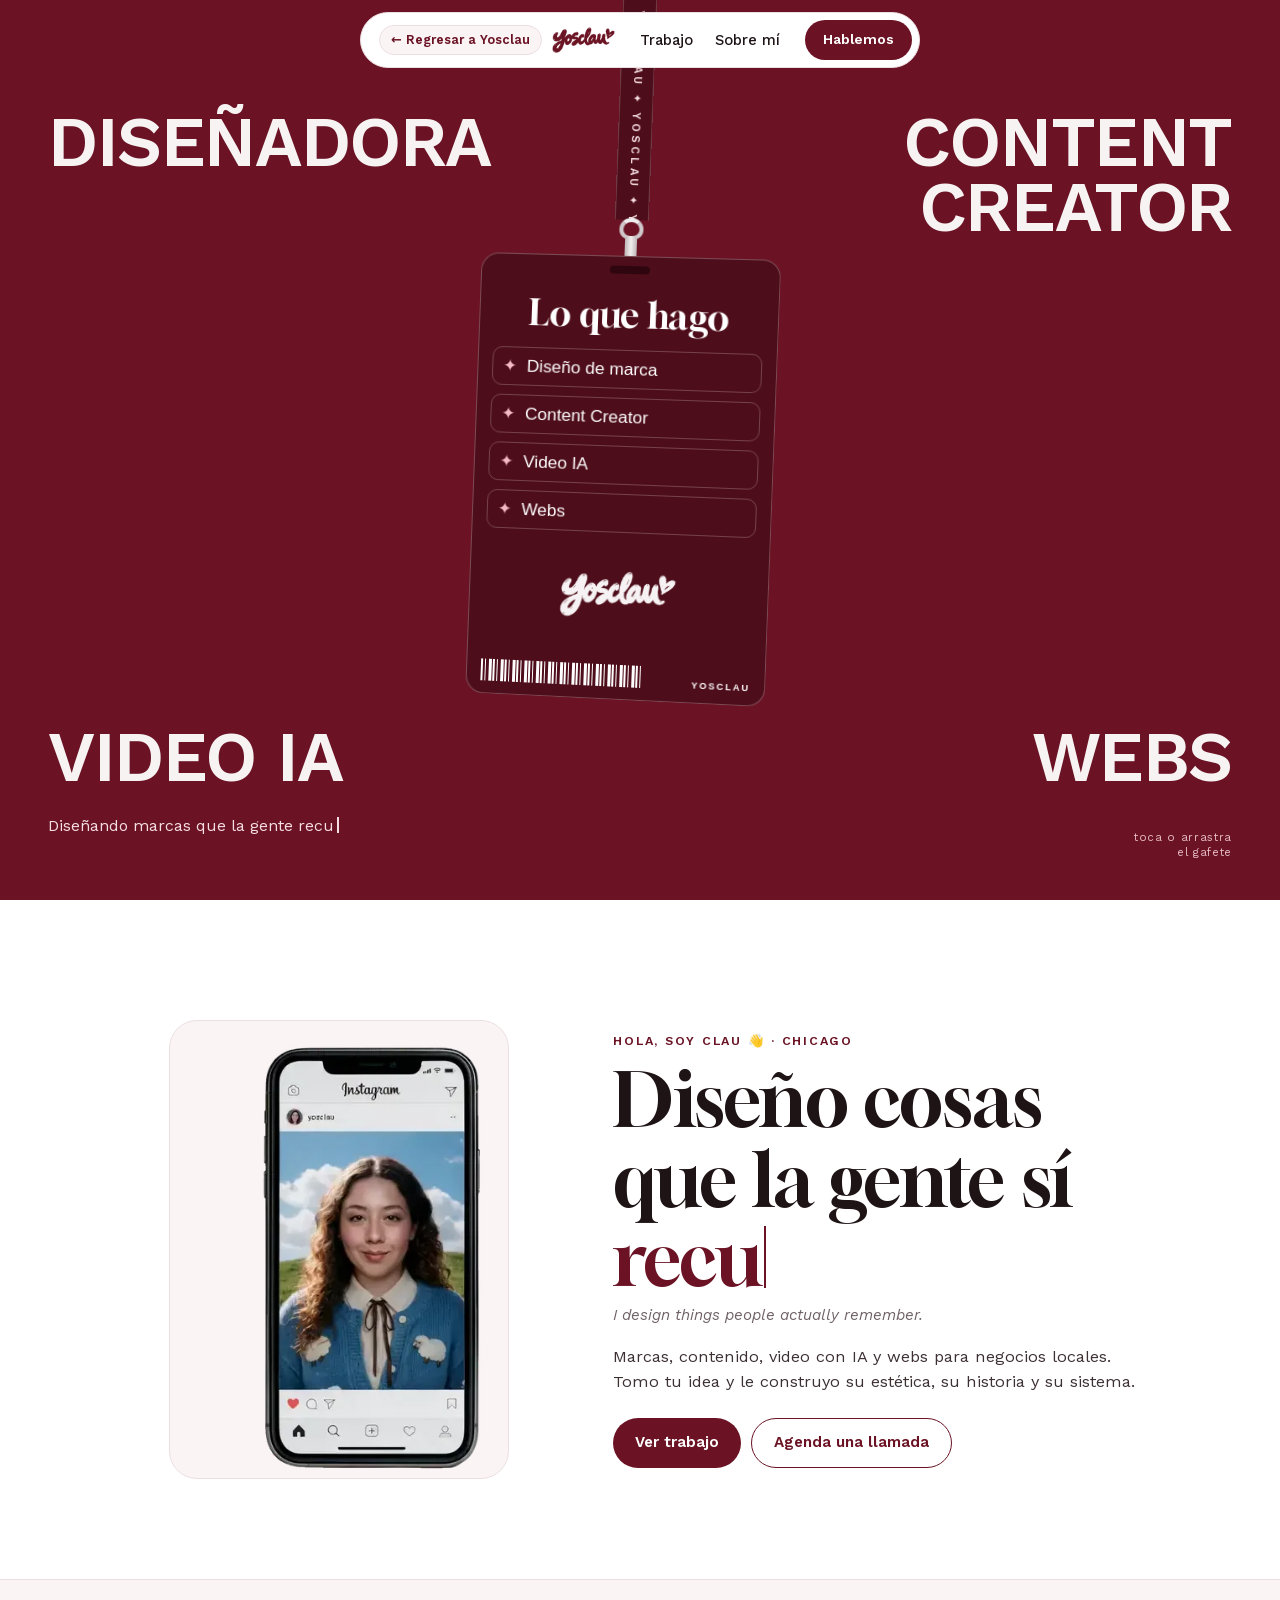
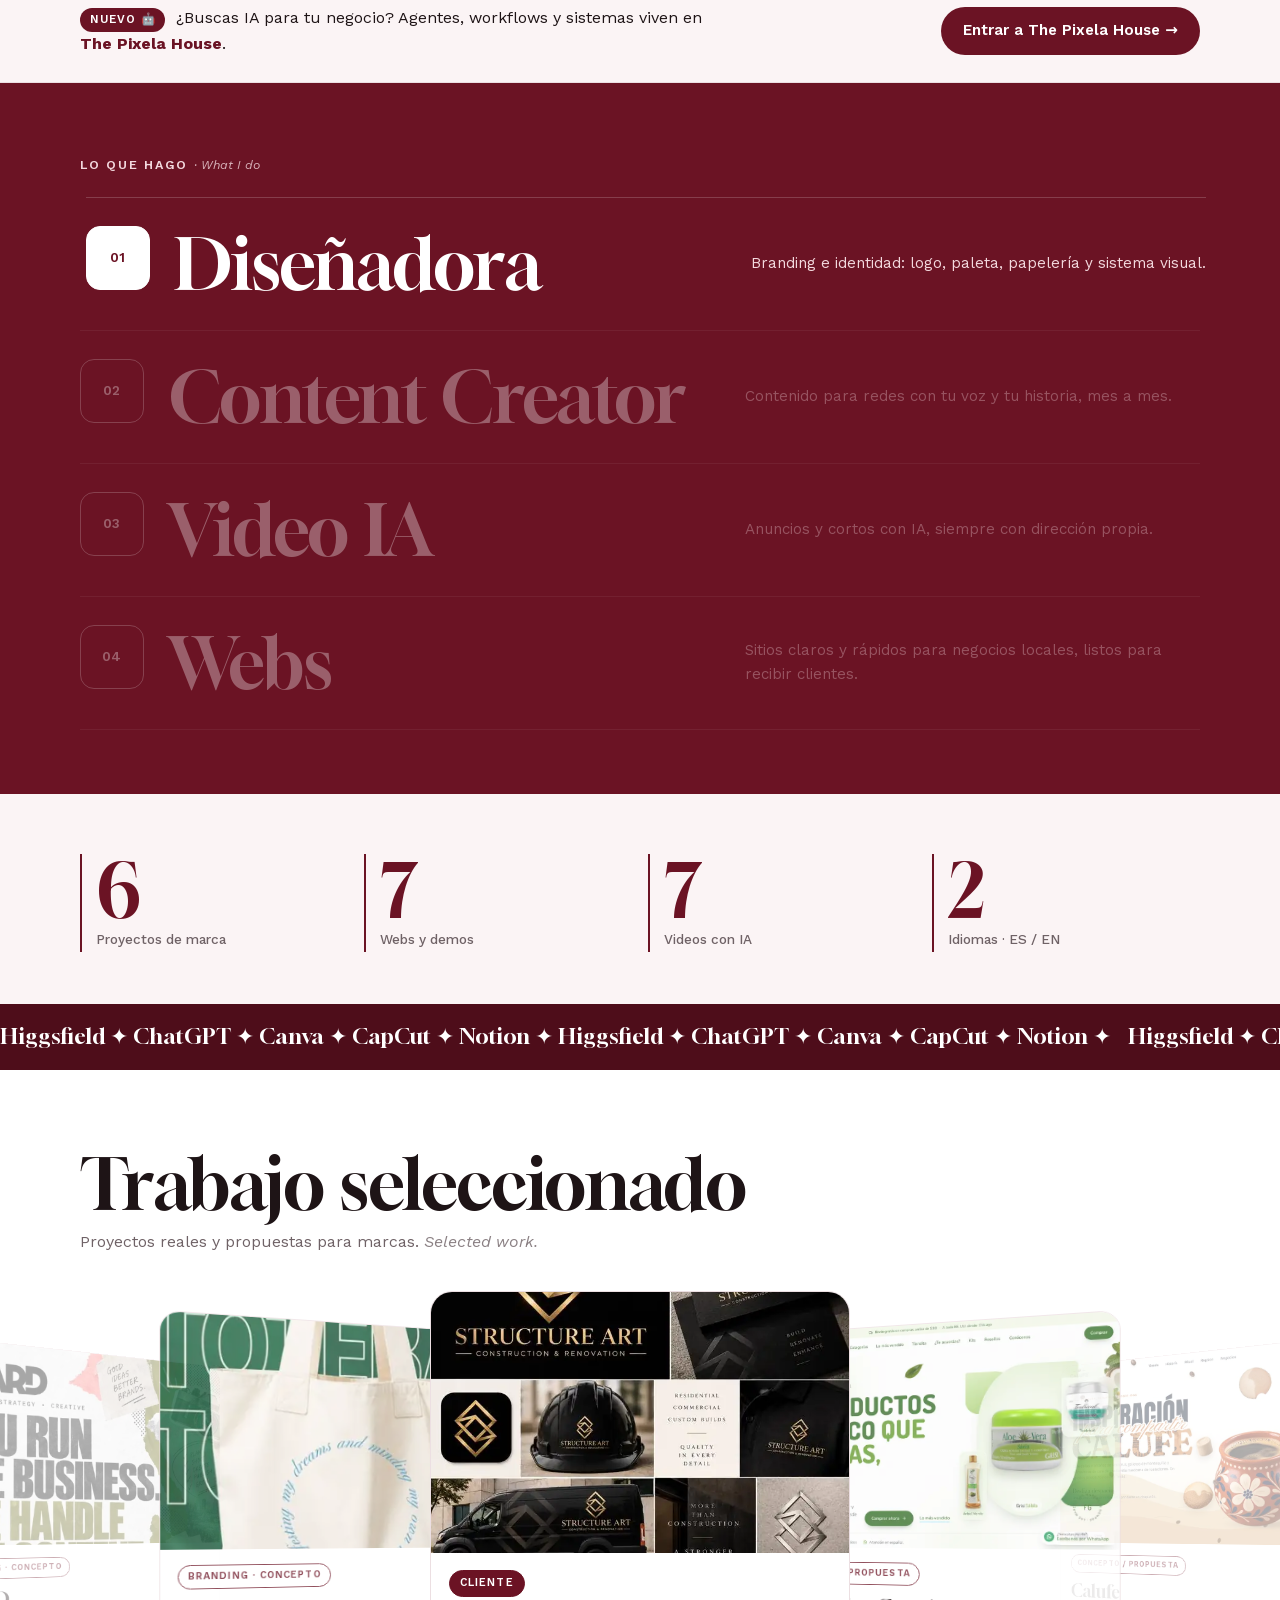
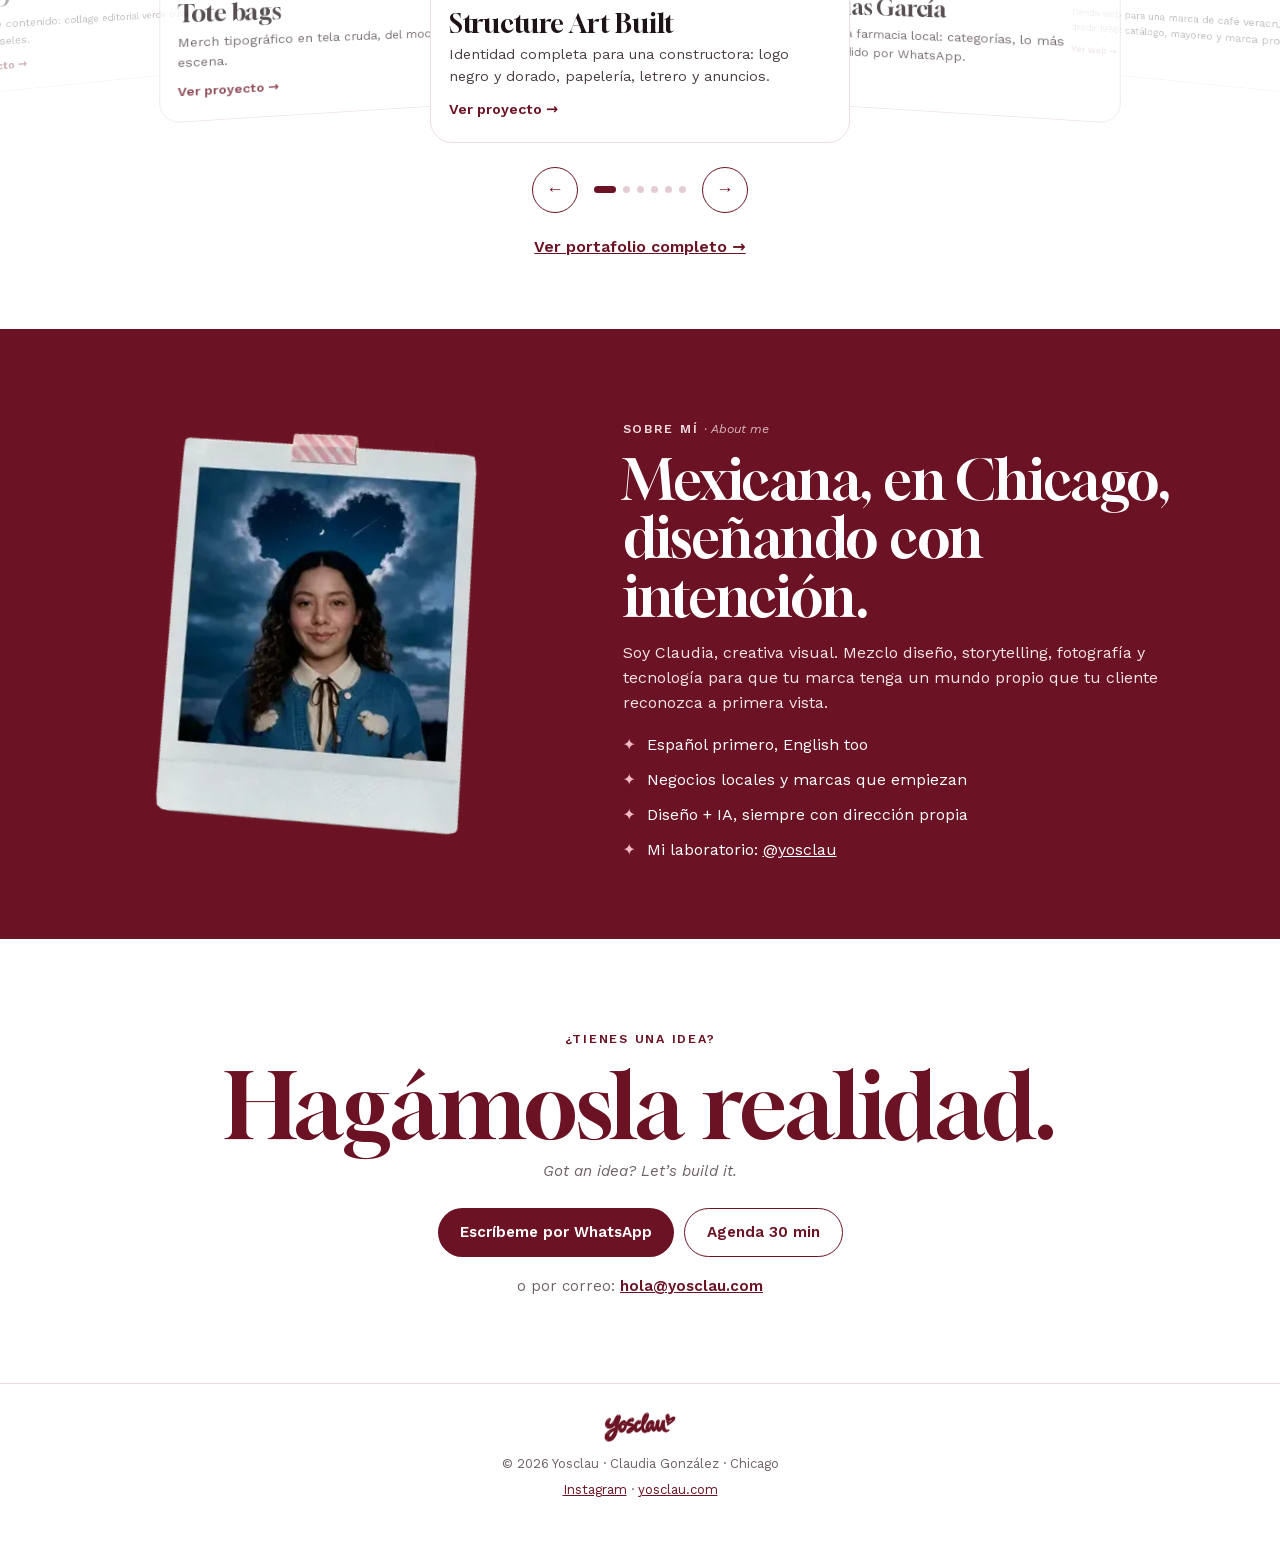
<file: archivo/gafete/index.html>
<!doctype html>
<html lang="es">
<head>
<meta charset="utf-8">
<meta name="viewport" content="width=device-width,initial-scale=1,viewport-fit=cover">
<meta name="robots" content="noindex,nofollow">
<title>Yosclau · prueba gafete</title>
<meta name="description" content="Claudia González · Yosclau. Diseño de marca, contenido, video con IA y webs para negocios locales en Chicago.">
<meta name="theme-color" content="#6B1324">
<link rel="icon" href="../../favicon-32.png">
<link rel="stylesheet" href="styles.css?v=9nov">
<link rel="stylesheet" href="../../fonts/pixela-fonts.css">
</head>
<body>

<!-- NAV (pill flotante) -->
<header class="nav" id="nav">
  <span class="nav-left"><a class="nav-back" id="navBack" href="../../" aria-label="Regresar a Yosclau"><span aria-hidden="true">←</span><span><span class="nb-full">Regresar a </span>Yosclau</span></a><a class="nav-logo" href="#inicio" aria-label="Yosclau, inicio"><img src="img/firma.webp" alt="yosclau" width="90" height="36"></a></span>
  <nav class="nav-links" aria-label="Principal">
    <a href="#trabajo">Trabajo</a>
    <a href="#sobre-mi">Sobre mí</a>
  </nav>
  <a class="nav-btn" href="#contacto">Hablemos</a>
</header>

<main>
<!-- 1 · INTRO: gafete colgante -->
<section class="intro" id="inicio" aria-label="Gafete de Claudia González">
  <p class="corner c-tl">Diseñadora</p>
  <p class="corner c-tr">Content<br>Creator</p>
  <p class="corner c-bl">Video IA</p>
  <p class="corner c-br">Webs</p>

  <div class="rig" id="rig" aria-hidden="false">
    <div class="strap"><span>YOSCLAU ✦ YOSCLAU ✦ YOSCLAU ✦ YOSCLAU ✦ YOSCLAU ✦ YOSCLAU ✦</span></div>
    <div class="clip"><i class="ring"></i><i class="clasp"></i></div>
    <button class="badge" id="badge" type="button" aria-label="Voltear el gafete">
      <span class="badge-inner" id="badgeInner">
        <span class="face front">
          <span class="slot"></span>
          <span class="b-head"><img src="img/firma.webp" alt="" class="b-logo"><span class="b-id">ID 2026</span></span>
          <img class="b-photo" src="img/badge-534.jpg" srcset="img/badge-400.webp 400w, img/badge-534.webp 534w" sizes="(min-width:900px) 300px, 260px" alt="Claudia González" width="534" height="641" decoding="async">
          <span class="b-name">Claudia González</span>
          <span class="b-role">Diseñadora · Creadora</span>
          <span class="b-foot"><span class="barcode"></span><span class="b-city">CHICAGO</span></span>
        </span>
        <span class="face back">
          <span class="slot"></span>
          <span class="b-what">Lo que hago</span>
          <span class="b-list">
            <span><i>✦</i>Diseño de marca</span>
            <span><i>✦</i>Content Creator</span>
            <span><i>✦</i>Video IA</span>
            <span><i>✦</i>Webs</span>
          </span>
          <img src="img/firma.webp" alt="" class="b-sign">
          <span class="b-foot"><span class="barcode light"></span><span class="b-city">YOSCLAU</span></span>
        </span>
      </span>
    </button>
  </div>

  <p class="typed-cap"><span id="capText"></span><span class="caret"></span></p>
  <p class="hint">toca o arrastra<br>el gafete</p>
</section>

<!-- 2 · HERO -->
<section class="hero" aria-labelledby="hero-t">
  <div class="hero-photo"><img src="img/hero.webp" alt="Claudia saludando desde un celular" width="360" height="523"></div>
  <div class="hero-copy">
    <p class="eyebrow">Hola, soy Clau 👋 · Chicago</p>
    <h1 id="hero-t">Diseño cosas que la gente sí <span class="tw" id="tw">usa</span><span class="caret dark"></span></h1>
    <p class="en">I design things people actually remember.</p>
    <p class="lede">Marcas, contenido, video con IA y webs para negocios locales. Tomo tu idea y le construyo su estética, su historia y su sistema.</p>
    <div class="btns">
      <a class="btn solid" href="#trabajo">Ver trabajo</a>
      <a class="btn line" href="https://calendly.com/yosclauuu/30min" target="_blank" rel="noopener">Agenda una llamada</a>
    </div>
  </div>
</section>

<!-- NUEVO · puerta a The Pixela House -->
<section class="pixela-door" aria-label="The Pixela House">
  <div class="wrap pd-in">
    <p><span class="pd-k">Nuevo 🤖</span> ¿Buscas IA para tu negocio? Agentes, workflows y sistemas viven en <b>The Pixela House</b>.</p>
    <a class="btn pd-btn" href="../../the-pixela-house/">Entrar a The Pixela House →</a>
  </div>
</section>

<!-- 3 · ROLES (lista que rueda) -->
<section class="roles" aria-labelledby="roles-t">
  <div class="wrap">
    <p class="eyebrow light">Lo que hago <span class="en-i">· What I do</span></p>
    <h2 id="roles-t" class="sr">Lo que hago</h2>
    <ol class="role-list" id="roleList">
      <li><span class="r-ic">01</span><div><h3>Diseñadora</h3><p>Branding e identidad: logo, paleta, papelería y sistema visual.</p></div></li>
      <li><span class="r-ic">02</span><div><h3>Content Creator</h3><p>Contenido para redes con tu voz y tu historia, mes a mes.</p></div></li>
      <li><span class="r-ic">03</span><div><h3>Video IA</h3><p>Anuncios y cortos con IA, siempre con dirección propia.</p></div></li>
      <li><span class="r-ic">04</span><div><h3>Webs</h3><p>Sitios claros y rápidos para negocios locales, listos para recibir clientes.</p></div></li>
    </ol>
  </div>
</section>

<!-- 4 · NÚMEROS + herramientas -->
<section class="stats" aria-label="En números">
  <div class="wrap stat-grid">
    <div><b data-count="6">6</b><span>Proyectos de marca</span></div>
    <div><b data-count="8">8</b><span>Webs y demos</span></div>
    <div><b data-count="8">8</b><span>Videos con IA</span></div>
    <div><b data-count="2">2</b><span>Idiomas · ES / EN</span></div>
  </div>
  <div class="marquee" aria-label="Herramientas"><div class="mq-track"><span>Higgsfield ✦ ChatGPT ✦ Canva ✦ CapCut ✦ Notion ✦ Higgsfield ✦ ChatGPT ✦ Canva ✦ CapCut ✦ Notion ✦&nbsp;</span><span aria-hidden="true">Higgsfield ✦ ChatGPT ✦ Canva ✦ CapCut ✦ Notion ✦ Higgsfield ✦ ChatGPT ✦ Canva ✦ CapCut ✦ Notion ✦&nbsp;</span></div></div>
</section>

<!-- 5 · TRABAJO SELECCIONADO (carrusel 3D) -->
<section class="work" id="trabajo" aria-labelledby="work-t">
  <div class="wrap">
    <h2 id="work-t">Trabajo seleccionado</h2>
    <p class="sub">Proyectos reales y propuestas para marcas. <span class="en-i">Selected work.</span></p>
  </div>
  <div class="carousel" id="carousel" tabindex="0" aria-roledescription="carrusel">
    <article class="card">
      <img src="../../m/structure-02.webp" alt="Papelería y tarjetas de Structure Art" loading="lazy">
      <div class="card-b"><span class="tag real">Cliente</span><h3>Structure Art Built</h3><p>Identidad completa para una constructora: logo negro y dorado, papelería, letrero y anuncios.</p><a href="../../portafolio.html#structure-art-built" target="_blank" rel="noopener">Ver proyecto →</a></div>
    </article>
    <article class="card">
      <img src="img/farmacias.webp" alt="Web de Farmacias García" loading="lazy">
      <div class="card-b"><span class="tag">Concepto / propuesta</span><h3>Farmacias García</h3><p>Web para una farmacia local: categorías, lo más vendido y pedido por WhatsApp.</p><a href="https://farmaciasgarcia-v3.sites.tab.bot/" target="_blank" rel="noopener">Ver web →</a></div>
    </article>
    <article class="card">
      <img src="img/calufe.webp" alt="Web de Calufe" loading="lazy">
      <div class="card-b"><span class="tag">Concepto / propuesta</span><h3>Calufe</h3><p>Tienda web para una marca de café veracruzano desde 1986: catálogo, mayoreo y marca propia.</p><a href="https://calufe-usa-demo.sites.tab.bot/" target="_blank" rel="noopener">Ver web →</a></div>
    </article>
    <article class="card">
      <img src="img/pueblito.webp" alt="Web de Pueblito Viejo" loading="lazy">
      <div class="card-b"><span class="tag">Concepto / propuesta</span><h3>Pueblito Viejo</h3><p>Web para un restaurante y bar: menú, noches con DJ y ambiente de fiesta.</p><a href="https://pueblitoviejo-prueba-a.sites.tab.bot/" target="_blank" rel="noopener">Ver web →</a></div>
    </article>
    <article class="card">
      <img src="../../m/giard-01.webp" alt="Post de GIARD" loading="lazy" class="top">
      <div class="card-b"><span class="tag">Branding · concepto</span><h3>GIARD</h3><p>Agencia de contenido: collage editorial verde oliva para carruseles.</p><a href="../../portafolio.html#giard" target="_blank" rel="noopener">Ver proyecto →</a></div>
    </article>
    <article class="card">
      <img src="../../m/tote-03.webp" alt="Mockup de tote bag" loading="lazy">
      <div class="card-b"><span class="tag">Branding · concepto</span><h3>Tote bags</h3><p>Merch tipográfico en tela cruda, del mockup a la escena.</p><a href="../../portafolio.html#tote-bag" target="_blank" rel="noopener">Ver proyecto →</a></div>
    </article>
  </div>
  <div class="car-ctrl">
    <button type="button" id="prev" aria-label="Anterior">←</button>
    <div class="dots" id="dots"></div>
    <button type="button" id="next" aria-label="Siguiente">→</button>
  </div>
  <p class="all"><a href="../../portafolio.html" target="_blank" rel="noopener">Ver portafolio completo →</a></p>
</section>

<!-- 6 · SOBRE MÍ -->
<section class="about" id="sobre-mi" aria-labelledby="about-t">
  <div class="wrap about-grid">
    <div class="about-photo"><img src="img/about.webp" alt="Claudia en una polaroid con una nube de corazón" width="360" height="395" loading="lazy"></div>
    <div class="about-copy">
      <p class="eyebrow light">Sobre mí <span class="en-i">· About me</span></p>
      <h2 id="about-t">Mexicana, en Chicago, diseñando con intención.</h2>
      <p>Soy Claudia, creativa visual. Mezclo diseño, storytelling, fotografía y tecnología para que tu marca tenga un mundo propio que tu cliente reconozca a primera vista.</p>
      <ul>
        <li>Español primero, English too</li>
        <li>Negocios locales y marcas que empiezan</li>
        <li>Diseño + IA, siempre con dirección propia</li>
        <li>Mi laboratorio: <a href="https://www.instagram.com/yosclau/" target="_blank" rel="noopener">@yosclau</a></li>
      </ul>
    </div>
  </div>
</section>

<!-- 7 · CTA -->
<section class="cta" id="contacto" aria-labelledby="cta-t">
  <div class="wrap">
    <p class="eyebrow">¿Tienes una idea?</p>
    <h2 id="cta-t">Hagámosla realidad.</h2>
    <p class="en">Got an idea? Let’s build it.</p>
    <div class="btns center">
      <a class="btn solid" href="https://wa.me/14708409308?text=%C2%A1Hola%20Claudia%21%20Vi%20tu%20web%20y%20quiero%20cotizar%20un%20proyecto%20%F0%9F%98%8A" target="_blank" rel="noopener">Escríbeme por WhatsApp</a>
      <a class="btn line" href="https://calendly.com/yosclauuu/30min" target="_blank" rel="noopener">Agenda 30 min</a>
    </div>
    <p class="mail">o por correo: <a href="mailto:hola@yosclau.com?subject=Cotizaci%C3%B3n">hola@yosclau.com</a></p>
  </div>
</section>
</main>

<footer class="foot">
  <img src="img/firma.webp" alt="yosclau" width="90" height="36">
  <p>© 2026 Yosclau · Claudia González · Chicago</p>
  <p><a href="https://www.instagram.com/yosclau/" target="_blank" rel="noopener">Instagram</a> · <a href="https://yosclau.sites.tab.bot/" target="_blank" rel="noopener">yosclau.com</a></p>
</footer>

<script src="app.js?v=2"></script>
<script>
(function(){var b=document.getElementById('navBack');if(!b)return;b.addEventListener('click',function(e){var r=document.referrer;if(r&&r.indexOf('.sites.tab.bot')>-1&&r.indexOf(location.host)===-1&&history.length>1){e.preventDefault();history.back();}});})();
</script>
</body>
</html>
</file>
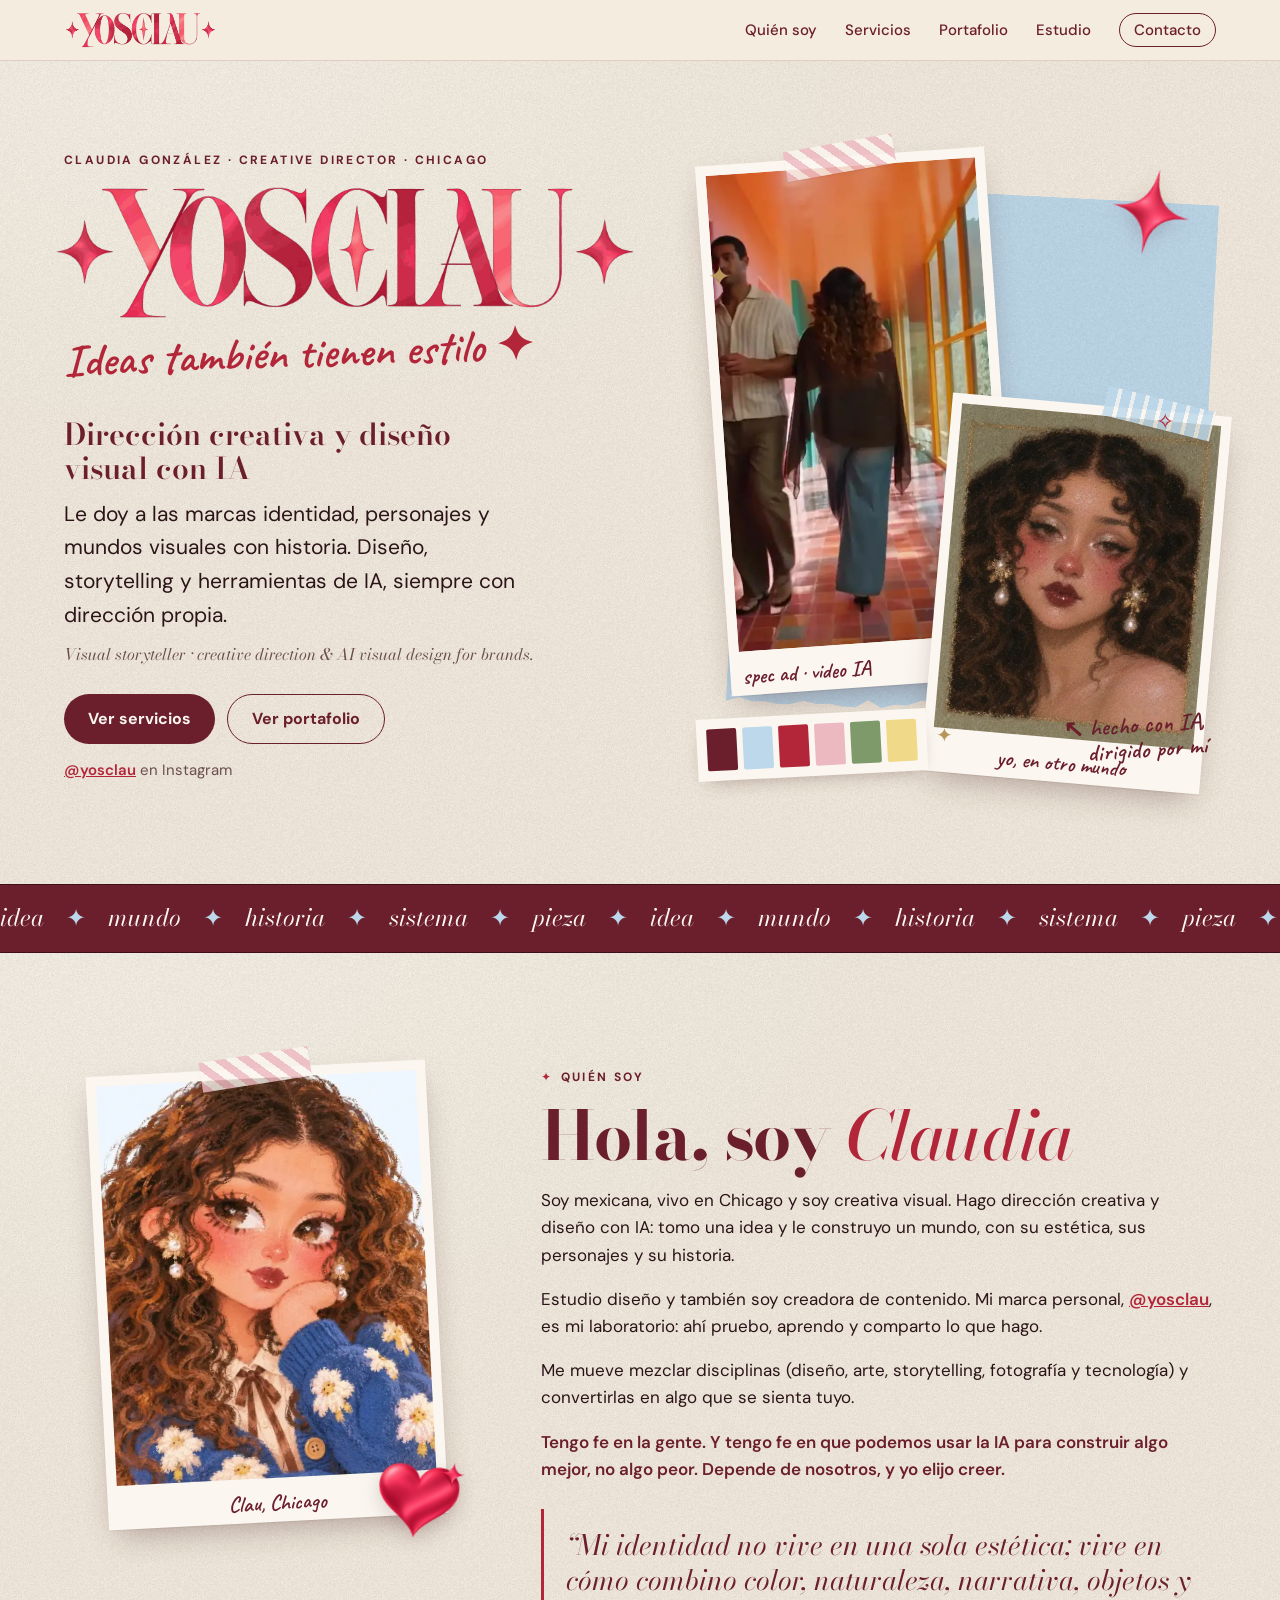
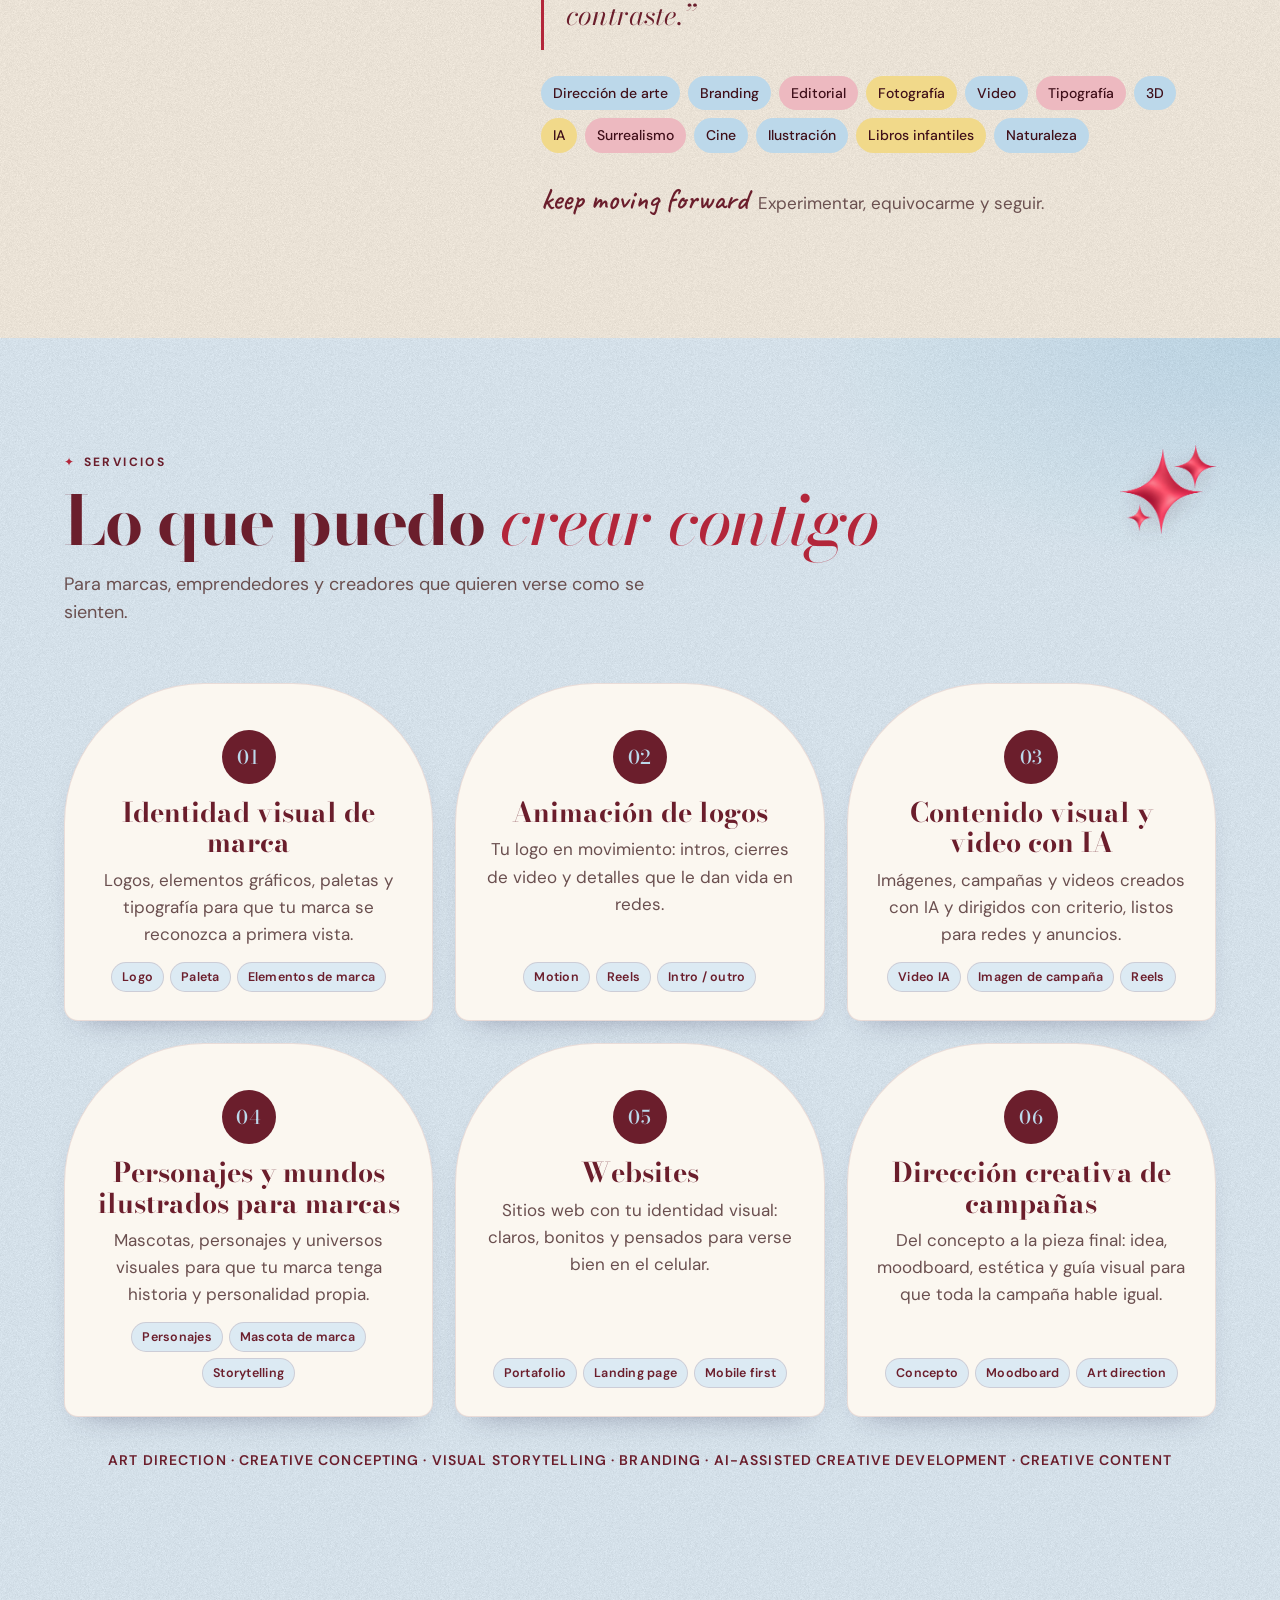
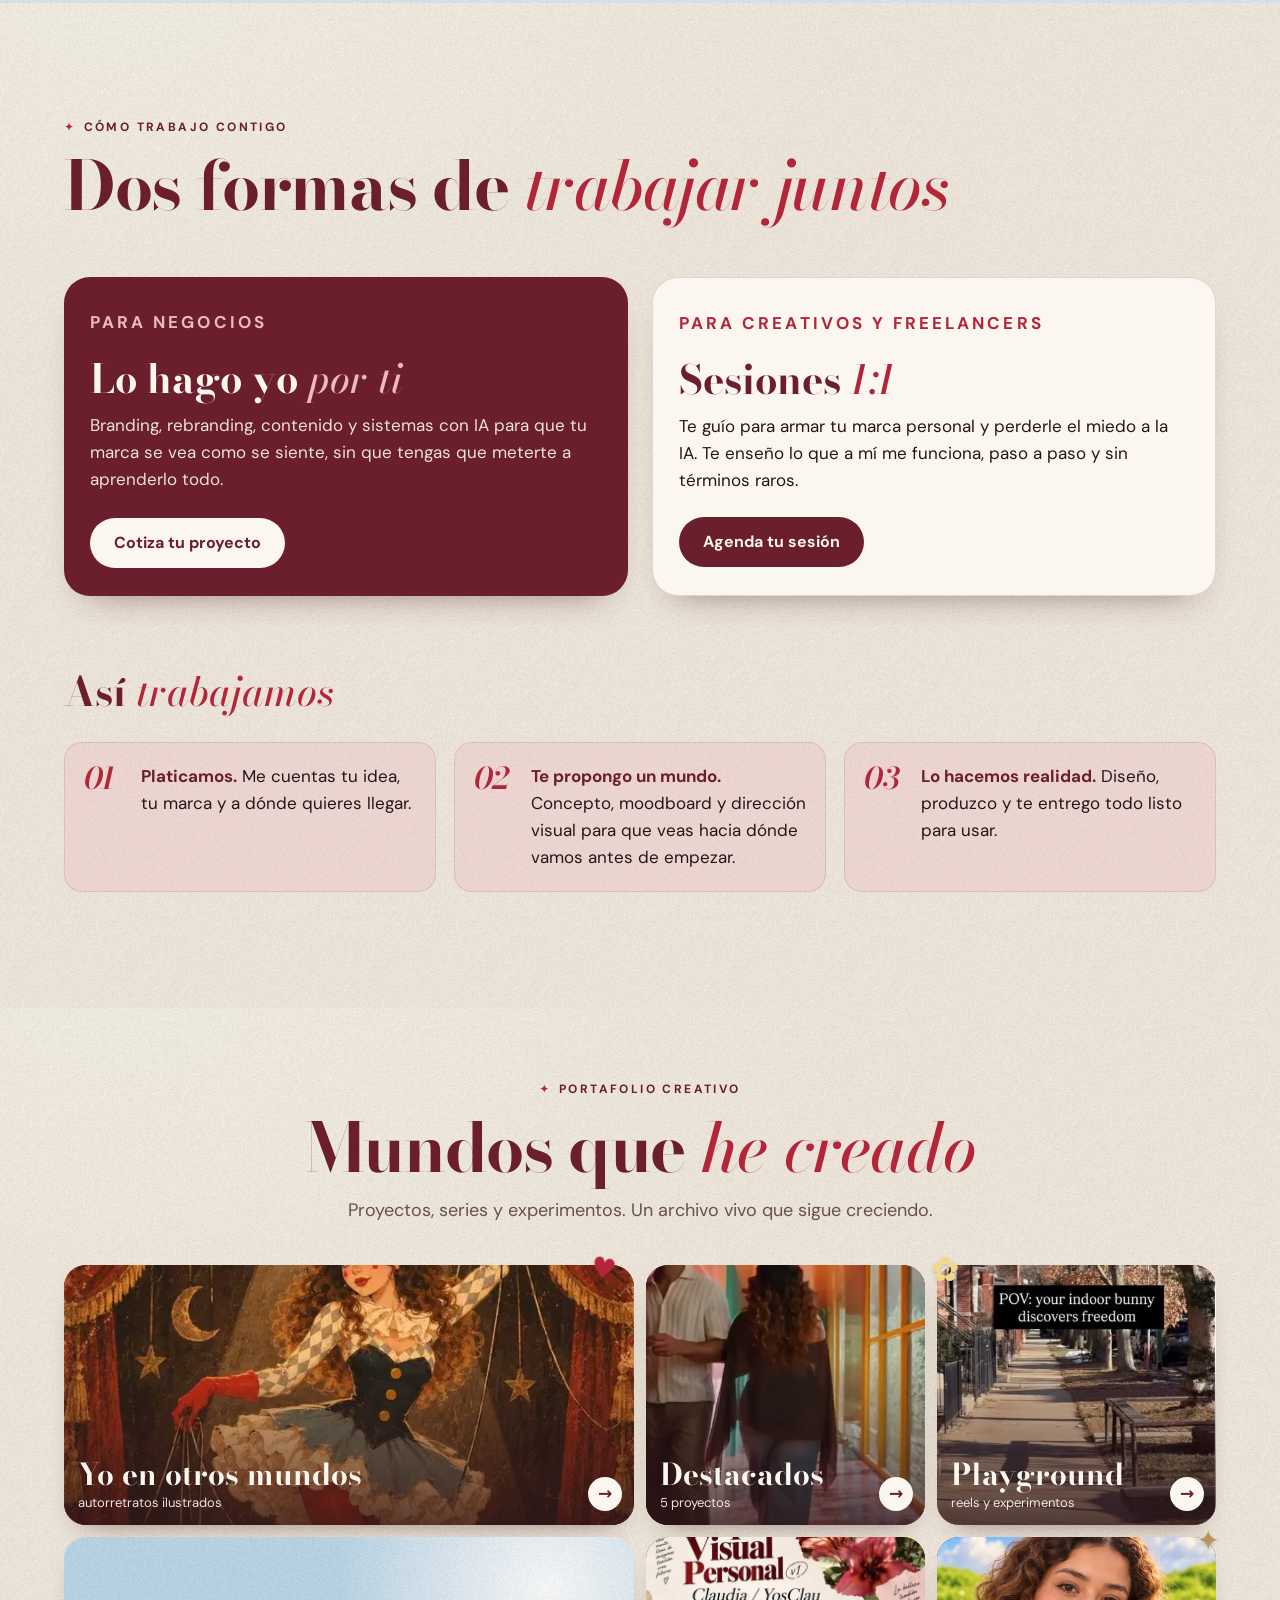
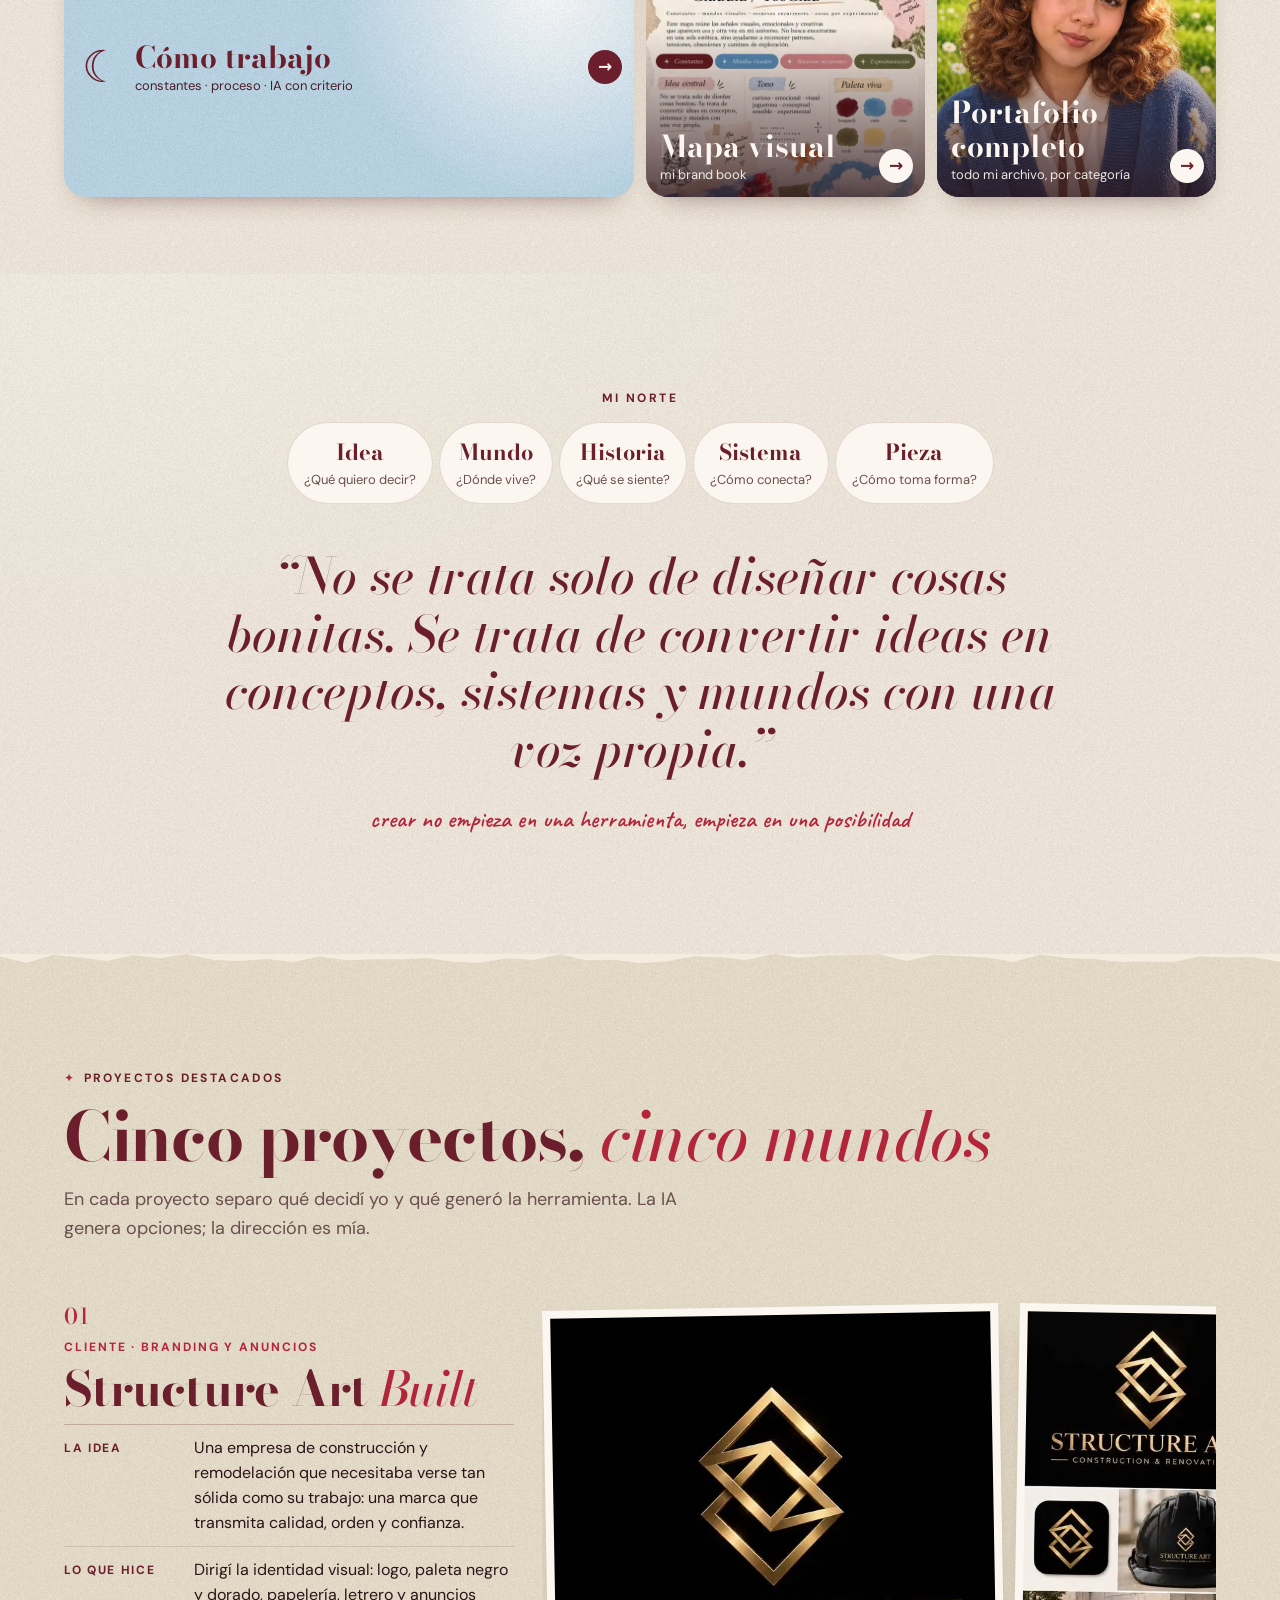
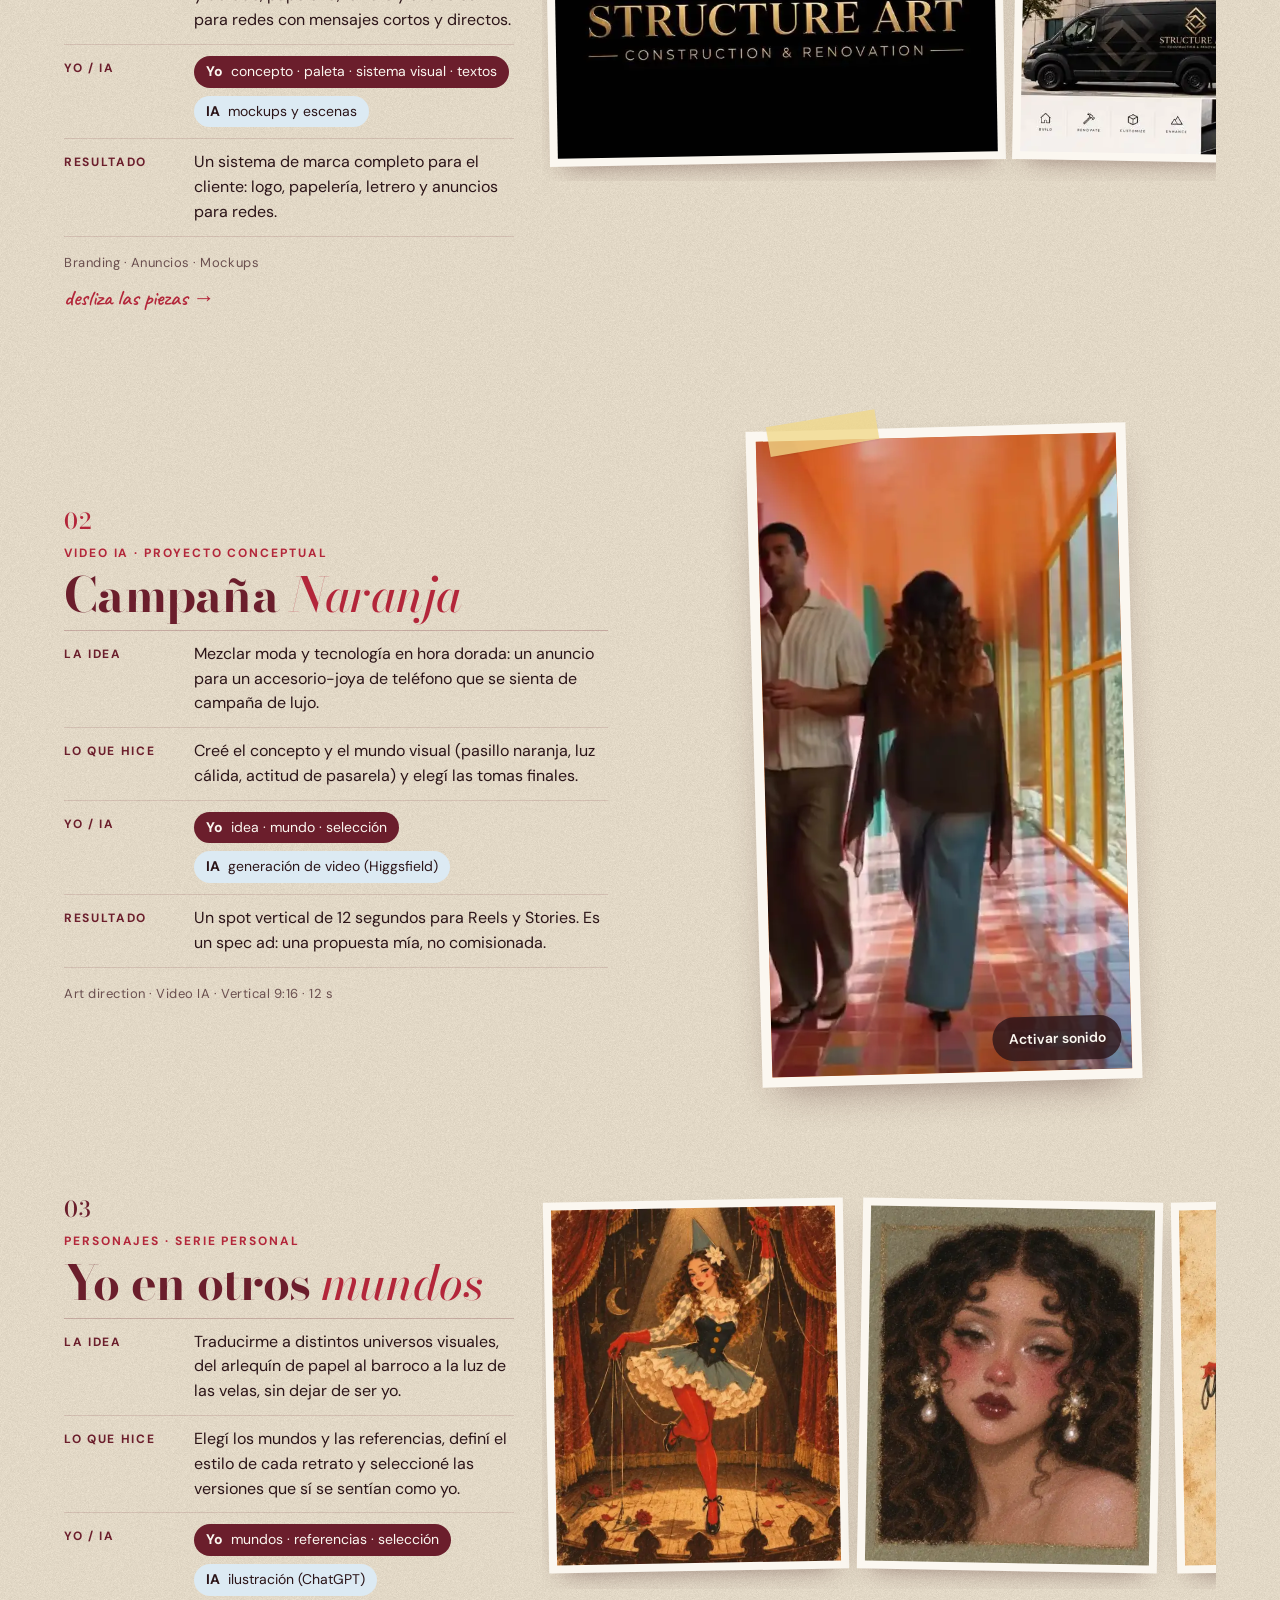
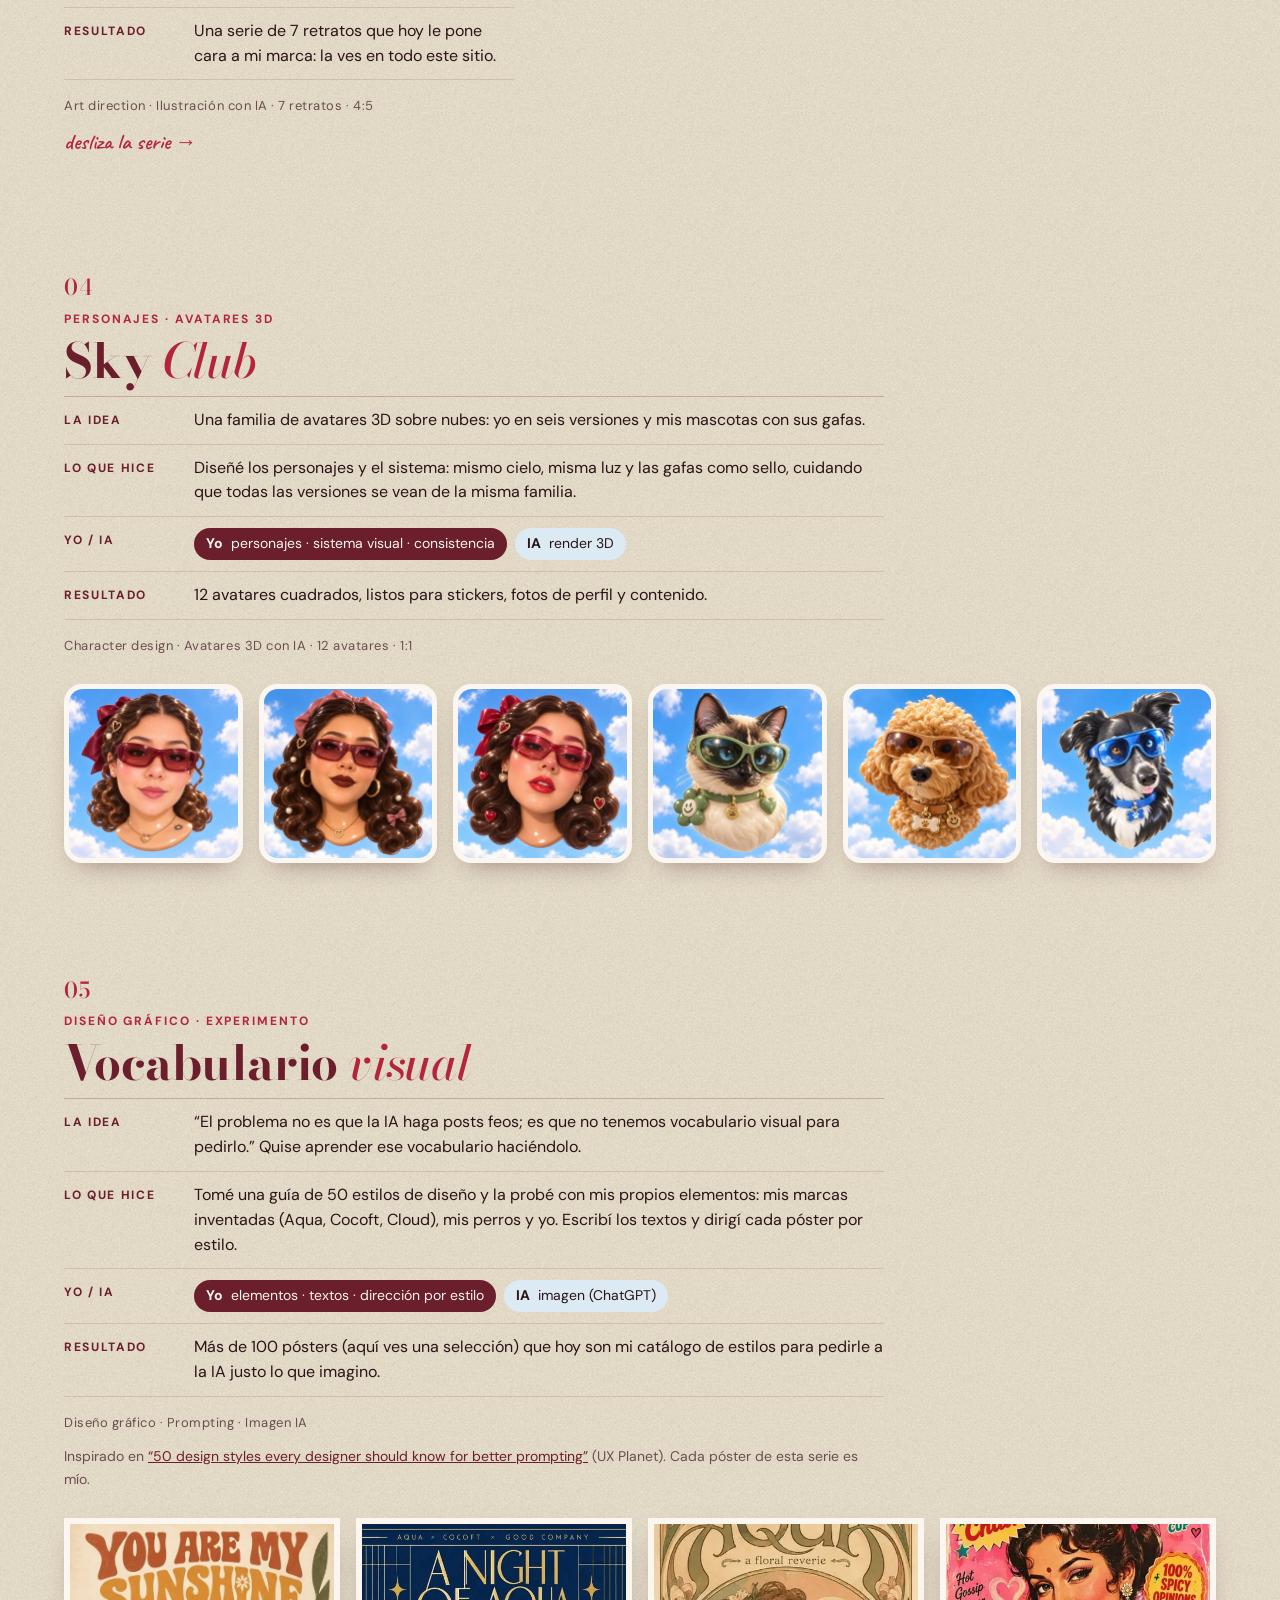
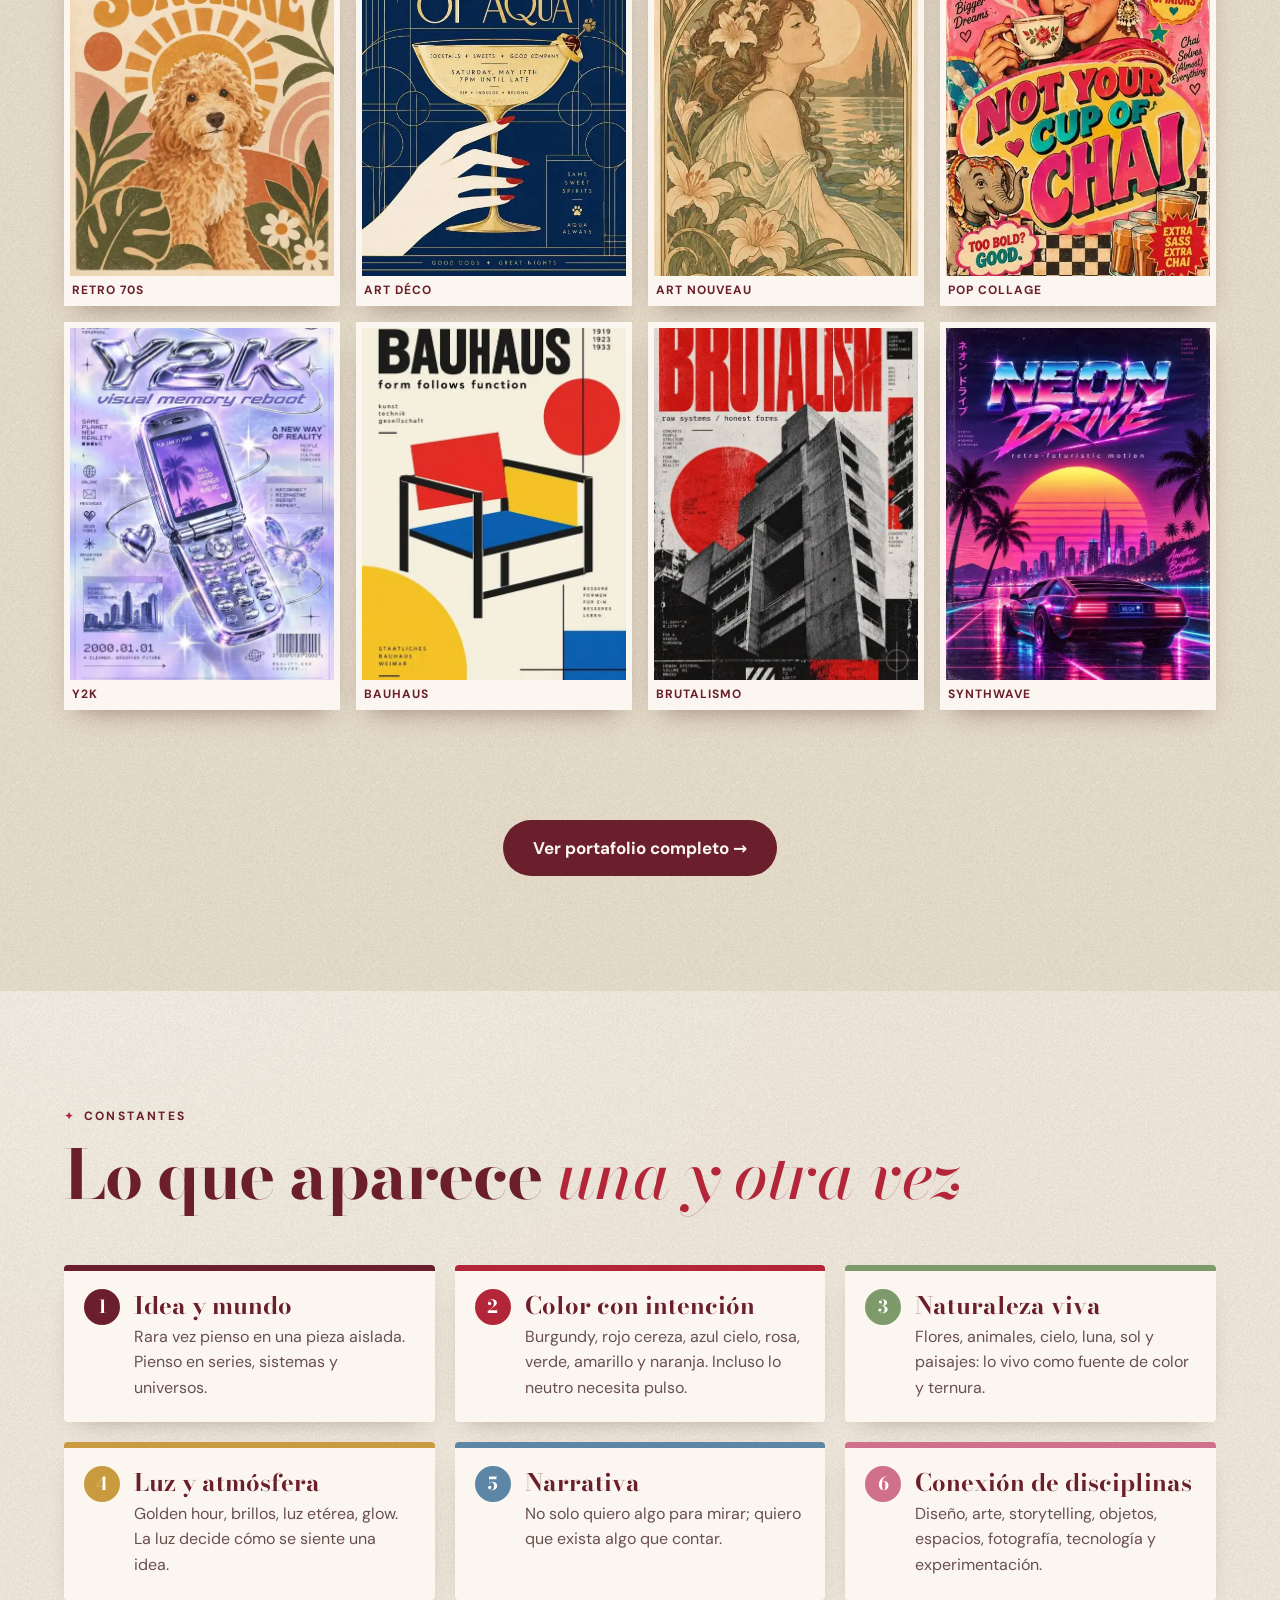
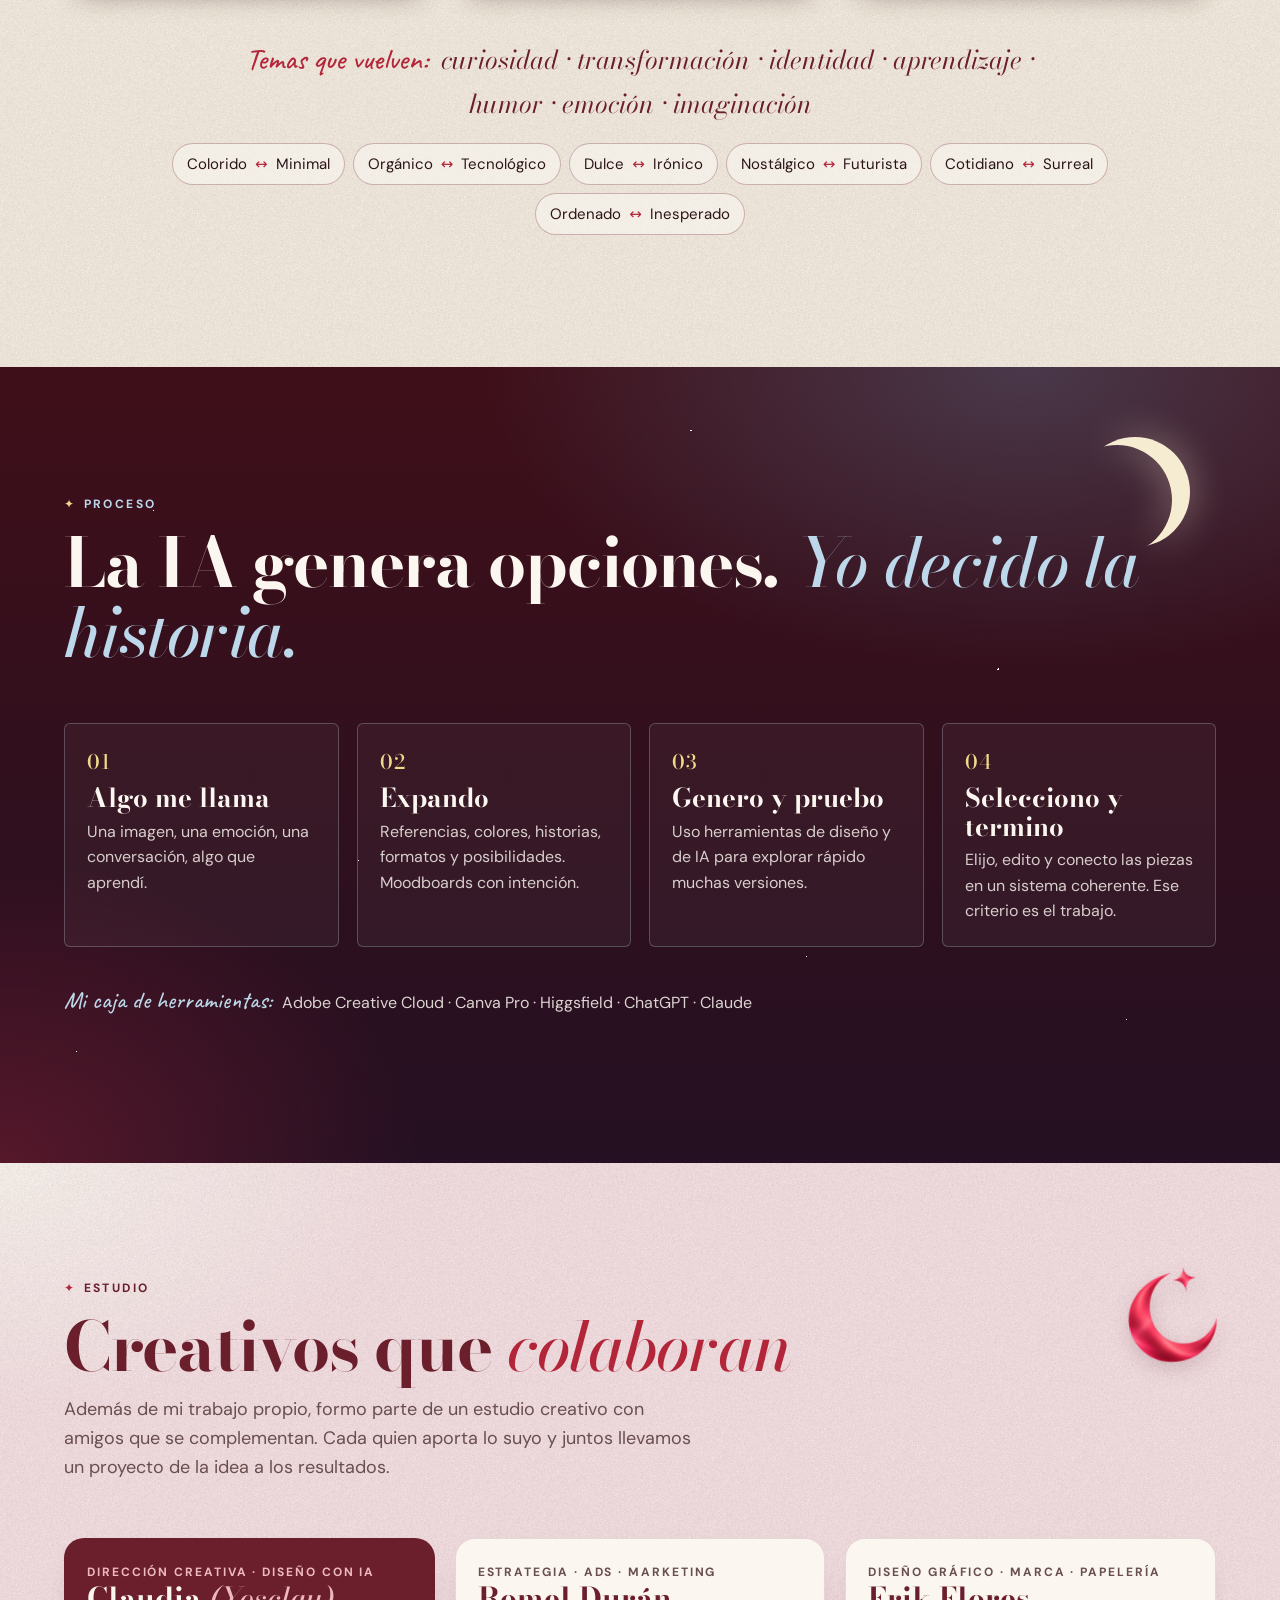
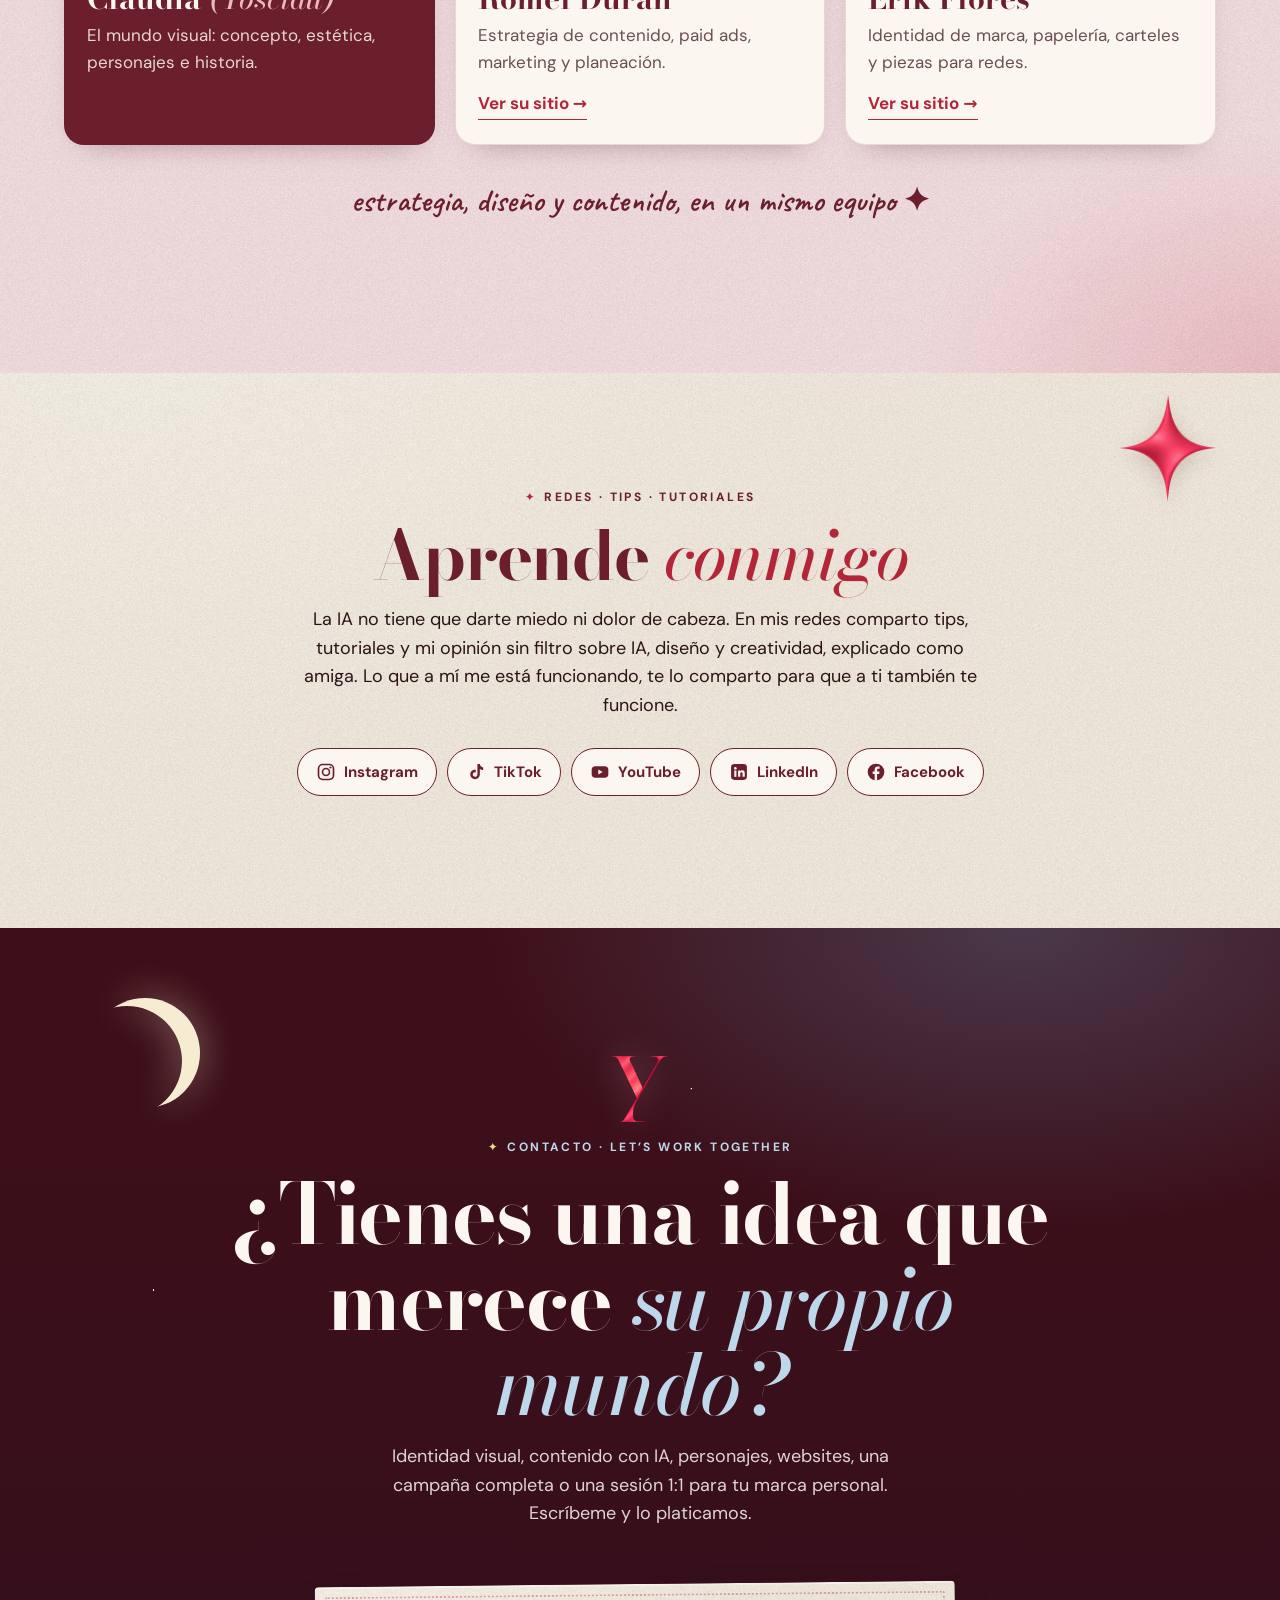
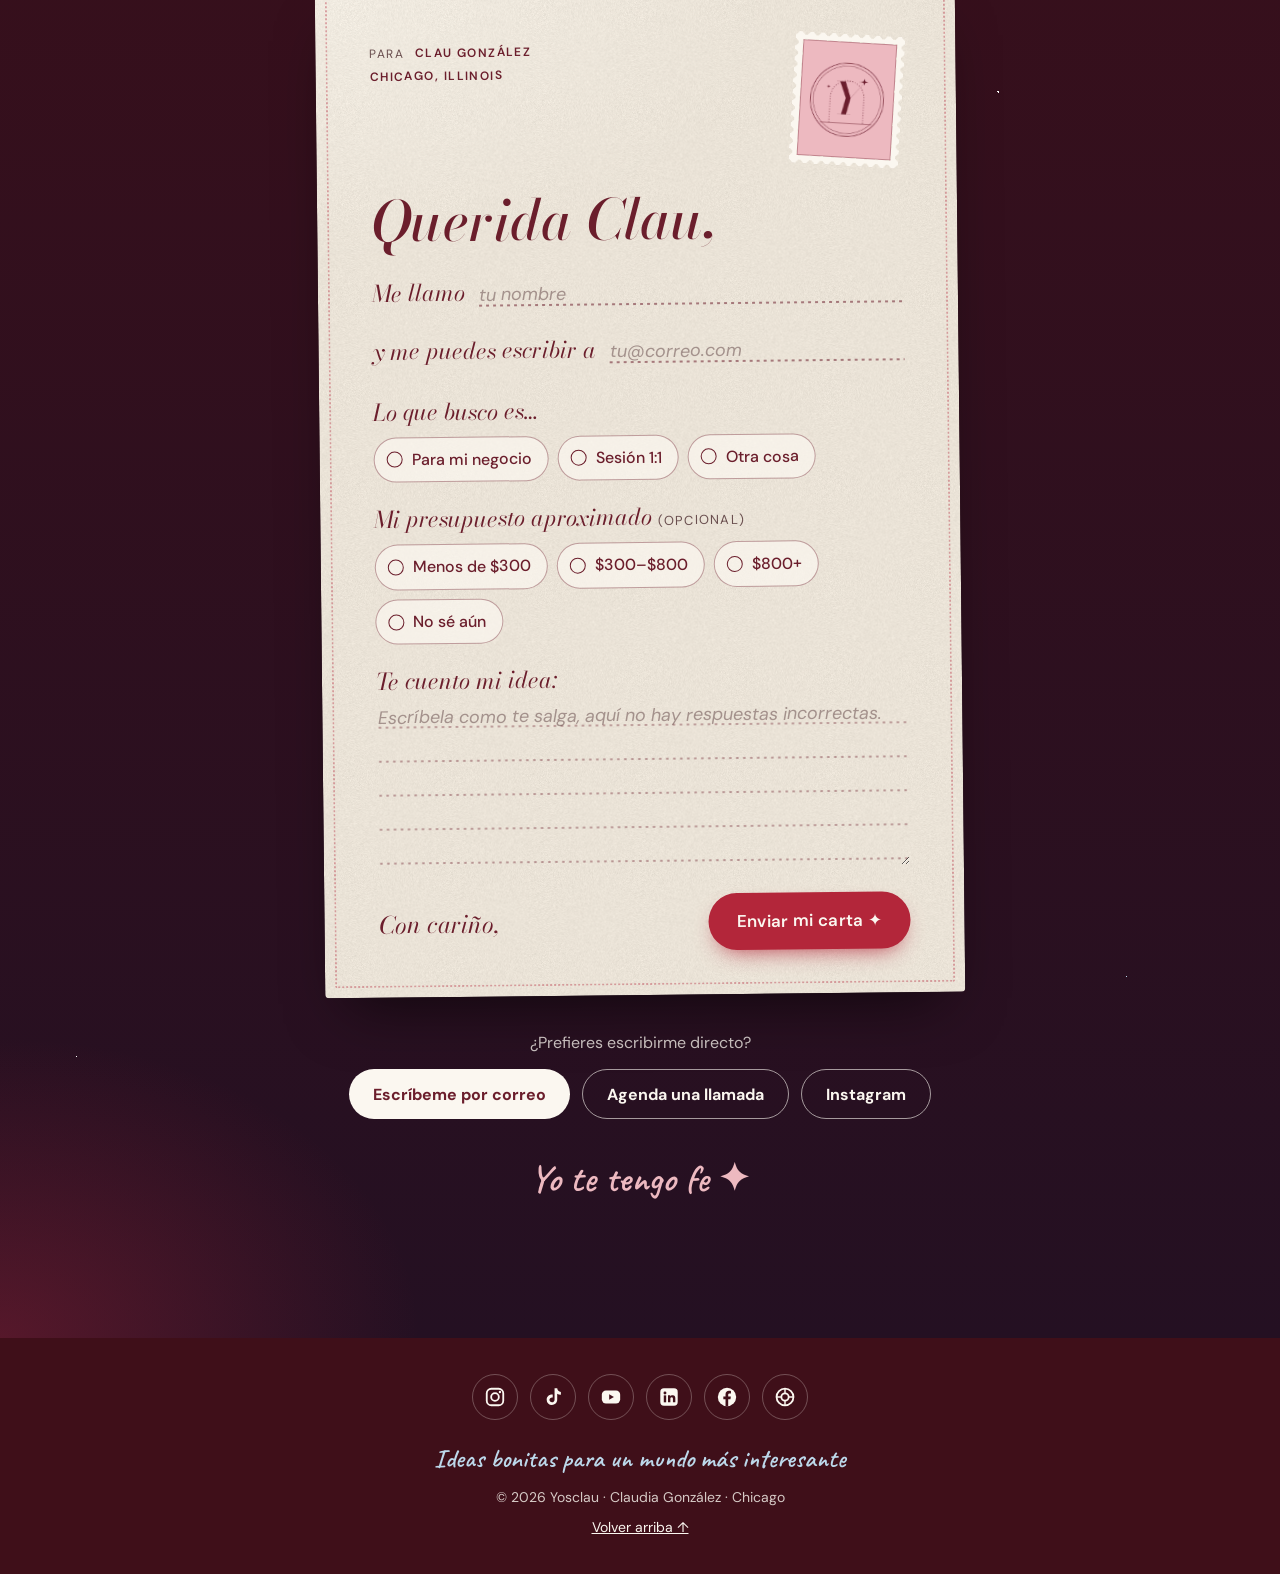
<file: archivo/v1-oct2026/index.html>
<!doctype html>
<html lang="es">
<head>
<meta name="robots" content="noindex">
<meta charset="utf-8">
<meta name="viewport" content="width=device-width, initial-scale=1, viewport-fit=cover">
<title>Yosclau · Claudia González · Dirección creativa y diseño visual con IA</title>
<meta name="description" content="Yosclau es Claudia González: dirección creativa, identidad visual, contenido y video con IA, personajes, mundos y websites para marcas. Portafolio creativo y contacto. Chicago.">
<meta name="theme-color" content="#6b1e2c">
<meta property="og:title" content="Yosclau · Claudia González · Dirección creativa y diseño visual con IA">
<meta property="og:description" content="Ideas también tienen estilo. Identidad visual, contenido con IA, personajes, mundos y websites para marcas.">
<meta property="og:type" content="website">
<meta property="og:image" content="https://yosclau.github.io/og.png?v=logo2">
<meta property="og:image:width" content="1200">
<meta property="og:image:height" content="630">
<meta property="og:url" content="https://yosclau.github.io/archivo/v1-oct2026/">
<meta name="twitter:card" content="summary_large_image">
<meta name="twitter:image" content="https://yosclau.github.io/og.png?v=logo2">
<link rel="icon" href="favicon-32.png" sizes="32x32" type="image/png">
<link rel="icon" href="favicon-64.png" sizes="64x64" type="image/png">
<link rel="apple-touch-icon" href="apple-touch-icon.png">
<link rel="preload" href="media/yosclau-logo.png" as="image">
<link rel="preload" href="fonts/bodonimoda-normal.woff2" as="font" type="font/woff2" crossorigin>
<link rel="stylesheet" href="styles.css">
</head>
<body>
<a class="skip" href="#main">Saltar al contenido</a>

<header class="topbar" id="top">
  <a class="wordmark" href="#inicio" aria-label="Yosclau, inicio"><img src="media/yosclau-logo-sm.png" alt="Yosclau" width="600" height="141"></a>
  <nav aria-label="Secciones">
    <ul>
      <li class="hide-sm"><a href="#sobre-mi">Quién soy</a></li>
      <li><a href="#servicios">Servicios</a></li>
      <li><a href="portafolio.html">Portafolio</a></li>
      <li class="hide-sm"><a href="#estudio">Estudio</a></li>
      <li><a class="pill" href="#contacto">Contacto</a></li>
    </ul>
  </nav>
</header>

<main id="main">
<!-- ============ HERO · papel + collage ============ -->
<section class="hero paper" id="inicio" aria-labelledby="hero-title">
  <div class="hero-text">
    <p class="kicker">Claudia González · Creative Director · Chicago</p>
    <h1 id="hero-title" class="display logo-display"><img src="media/yosclau-logo.png" alt="Yosclau" width="1600" height="376" decoding="async" fetchpriority="high"></h1>
    <p class="script tagline">Ideas también tienen estilo <span aria-hidden="true">✦</span></p>
    <p class="positioning">Dirección creativa y diseño visual con IA</p>
    <p class="lede">Le doy a las marcas identidad, personajes y mundos visuales con historia. Diseño, storytelling y herramientas de IA, siempre con dirección propia.</p>
    <p class="en" lang="en">Visual storyteller · creative direction &amp; AI visual design for brands.</p>
    <div class="ctas">
      <a class="btn btn-solid" href="#servicios">Ver servicios</a>
      <a class="btn btn-line" href="#trabajo">Ver portafolio</a>
    </div>
    <p class="hero-ig"><a href="https://www.instagram.com/yosclau/" rel="noopener" target="_blank">@yosclau</a> en Instagram</p>
  </div>

  <div class="hero-collage" aria-label="Collage de trabajo">
    <div class="torn-blue" aria-hidden="true"></div>
    <img class="brand-accent acc-hero" src="media/brand/estrella.png" width="200" height="220" alt="" aria-hidden="true">
    <figure class="polaroid p-main">
      <span class="tape tape-a" aria-hidden="true"></span>
      <video class="vid" autoplay muted loop playsinline preload="metadata" poster="/m/campana-naranja-poster.webp" aria-label="Spec ad conceptual: una mujer camina por un pasillo naranja con un accesorio joya para teléfono">
        <source src="/m/campana-naranja.mp4" type="video/mp4">
      </video>
      <figcaption class="script">spec ad · video IA</figcaption>
    </figure>
    <figure class="polaroid p-side">
      <span class="tape tape-b" aria-hidden="true"></span>
      <img src="/m/yo-perla.webp" width="640" height="800" alt="Autorretrato ilustrado de Claudia con aretes de perla, de la serie Yo en otros mundos">
      <figcaption class="script">yo, en otro mundo</figcaption>
    </figure>
    <ul class="swatches" aria-label="Paleta">
      <li style="--c:#6b1e2c">burgundy</li>
      <li style="--c:#bcd8ea">cielo</li>
      <li style="--c:#b3263a">cereza</li>
      <li style="--c:#edb9c0">rosa</li>
      <li style="--c:#7e9a6b">verde</li>
      <li style="--c:#f1d98a">mantequilla</li>
    </ul>
    <p class="note script" aria-hidden="true">↖ hecho con IA,<br>dirigido por mí</p>
    <span class="spark s1" aria-hidden="true">✦</span><span class="spark s2" aria-hidden="true">✧</span><span class="spark s3" aria-hidden="true">✦</span>
  </div>
</section>

<div class="marquee" aria-hidden="true">
  <div class="marquee-track">
    <span>idea</span><i>✦</i><span>mundo</span><i>✦</i><span>historia</span><i>✦</i><span>sistema</span><i>✦</i><span>pieza</span><i>✦</i><span>idea</span><i>✦</i><span>mundo</span><i>✦</i><span>historia</span><i>✦</i><span>sistema</span><i>✦</i><span>pieza</span><i>✦</i>
  </div>
</div>

<!-- ============ QUIÉN SOY ============ -->
<section class="about paper" id="sobre-mi" aria-labelledby="about-title">
  <figure class="polaroid portrait-slot">
    <span class="tape tape-a" aria-hidden="true"></span>
    <img src="/m/yo-margaritas.webp" width="640" height="800" loading="lazy" alt="Autorretrato ilustrado de Claudia con cárdigan de margaritas">
    <figcaption class="script">Clau, Chicago</figcaption>
    <img class="brand-accent acc-about" src="media/brand/corazon.png" width="220" height="209" alt="" aria-hidden="true">
  </figure>
  <div class="about-text">
    <p class="eyebrow">Quién soy</p>
    <h2 id="about-title" class="h2">Hola, soy <em>Claudia</em></h2>
    <p>Soy mexicana, vivo en Chicago y soy creativa visual. Hago dirección creativa y diseño con IA: tomo una idea y le construyo un mundo, con su estética, sus personajes y su historia.</p>
    <p>Estudio diseño y también soy creadora de contenido. Mi marca personal, <a href="https://www.instagram.com/yosclau/" target="_blank" rel="noopener">@yosclau</a>, es mi laboratorio: ahí pruebo, aprendo y comparto lo que hago.</p>
    <p>Me mueve mezclar disciplinas (diseño, arte, storytelling, fotografía y tecnología) y convertirlas en algo que se sienta tuyo.</p>
    <p class="fe-text">Tengo fe en la gente. Y tengo fe en que podemos usar la IA para construir algo mejor, no algo peor. Depende de nosotros, y yo elijo creer.</p>
    <blockquote class="pull">“Mi identidad no vive en una sola estética; vive en cómo combino color, naturaleza, narrativa, objetos y contraste.”</blockquote>
    <ul class="chips" aria-label="Intereses">
      <li>Dirección de arte</li><li>Branding</li><li>Editorial</li><li>Fotografía</li><li>Video</li><li>Tipografía</li><li>3D</li><li>IA</li><li>Surrealismo</li><li>Cine</li><li>Ilustración</li><li>Libros infantiles</li><li>Naturaleza</li>
    </ul>
    <p class="robinsons"><span class="script">keep moving forward</span> Experimentar, equivocarme y seguir.</p>
  </div>
</section>
<!-- ============ SERVICIOS ============ -->
<section class="services" id="servicios" aria-labelledby="srv-title">
  <header class="section-head">
    <p class="eyebrow">Servicios</p>
    <h2 id="srv-title" class="h2">Lo que puedo <em>crear contigo</em></h2>
    <p class="section-sub">Para marcas, emprendedores y creadores que quieren verse como se sienten.</p>
    <img class="brand-accent acc-srv" src="media/brand/destellos.png" width="220" height="203" alt="" aria-hidden="true">
  </header>
  <ol class="srv-grid">
    <li class="srv"><span class="srv-num" aria-hidden="true">01</span><h3>Identidad visual de marca</h3><p>Logos, elementos gráficos, paletas y tipografía para que tu marca se reconozca a primera vista.</p><ul class="srv-tags" aria-label="Incluye"><li>Logo</li><li>Paleta</li><li>Elementos de marca</li></ul></li>
    <li class="srv"><span class="srv-num" aria-hidden="true">02</span><h3>Animación de logos</h3><p>Tu logo en movimiento: intros, cierres de video y detalles que le dan vida en redes.</p><ul class="srv-tags" aria-label="Incluye"><li>Motion</li><li>Reels</li><li>Intro / outro</li></ul></li>
    <li class="srv"><span class="srv-num" aria-hidden="true">03</span><h3>Contenido visual y video con IA</h3><p>Imágenes, campañas y videos creados con IA y dirigidos con criterio, listos para redes y anuncios.</p><ul class="srv-tags" aria-label="Incluye"><li>Video IA</li><li>Imagen de campaña</li><li>Reels</li></ul></li>
    <li class="srv"><span class="srv-num" aria-hidden="true">04</span><h3>Personajes y mundos ilustrados para marcas</h3><p>Mascotas, personajes y universos visuales para que tu marca tenga historia y personalidad propia.</p><ul class="srv-tags" aria-label="Incluye"><li>Personajes</li><li>Mascota de marca</li><li>Storytelling</li></ul></li>
    <li class="srv"><span class="srv-num" aria-hidden="true">05</span><h3>Websites</h3><p>Sitios web con tu identidad visual: claros, bonitos y pensados para verse bien en el celular.</p><ul class="srv-tags" aria-label="Incluye"><li>Portafolio</li><li>Landing page</li><li>Mobile first</li></ul></li>
    <li class="srv"><span class="srv-num" aria-hidden="true">06</span><h3>Dirección creativa de campañas</h3><p>Del concepto a la pieza final: idea, moodboard, estética y guía visual para que toda la campaña hable igual.</p><ul class="srv-tags" aria-label="Incluye"><li>Concepto</li><li>Moodboard</li><li>Art direction</li></ul></li>
  </ol>
  <p class="capab">Art direction · Creative concepting · Visual storytelling · Branding · AI-assisted creative development · Creative content</p>
</section>

<!-- ============ DOS FORMAS DE TRABAJAR JUNTOS ============ -->
<section class="formas paper" id="formas" aria-labelledby="formas-title">
  <header class="section-head">
    <p class="eyebrow">Cómo trabajo contigo</p>
    <h2 id="formas-title" class="h2">Dos formas de <em>trabajar juntos</em></h2>
  </header>
  <div class="offer-grid">
    <article class="offer offer-vino">
      <p class="offer-for">Para negocios</p>
      <h3>Lo hago yo <em>por ti</em></h3>
      <p>Branding, rebranding, contenido y sistemas con IA para que tu marca se vea como se siente, sin que tengas que meterte a aprenderlo todo.</p>
      <a class="btn btn-cream" href="#contacto">Cotiza tu proyecto</a>
    </article>
    <article class="offer offer-crema">
      <p class="offer-for">Para creativos y freelancers</p>
      <h3>Sesiones <em>1:1</em></h3>
      <p>Te guío para armar tu marca personal y perderle el miedo a la IA. Te enseño lo que a mí me funciona, paso a paso y sin términos raros.</p>
      <a class="btn btn-solid" href="https://calendly.com/yosclauuu/30min" target="_blank" rel="noopener">Agenda tu sesión</a>
    </article>
  </div>
  <div class="asi">
    <h3 class="asi-title">Así <em>trabajamos</em></h3>
    <ol class="asi-steps">
      <li><span class="asi-n">01</span><div><b>Platicamos.</b> Me cuentas tu idea, tu marca y a dónde quieres llegar.</div></li>
      <li><span class="asi-n">02</span><div><b>Te propongo un mundo.</b> Concepto, moodboard y dirección visual para que veas hacia dónde vamos antes de empezar.</div></li>
      <li><span class="asi-n">03</span><div><b>Lo hacemos realidad.</b> Diseño, produzco y te entrego todo listo para usar.</div></li>
    </ol>
  </div>
</section>

<!-- ============ PORTAFOLIO CREATIVO · tiles visuales ============ -->
<nav class="hub paper" id="portafolio" aria-labelledby="pf-title">
  <header class="pf-head">
    <p class="eyebrow">Portafolio creativo</p>
    <h2 id="pf-title" class="h2">Mundos que <em>he creado</em></h2>
    <p class="section-sub">Proyectos, series y experimentos. Un archivo vivo que sigue creciendo.</p>
  </header>
  <ul class="hub-grid">
    <li class="tile tile-wide t-night">
      <a href="#p-yo"><img src="/m/yo-marioneta-escena.webp" width="640" height="800" alt="" loading="lazy">
        <span class="tile-text"><b>Yo en otros mundos</b><small>autorretratos ilustrados</small></span><span class="arrow" aria-hidden="true">→</span></a>
      <span class="sticker st-heart" aria-hidden="true">♥</span>
    </li>
    <li class="tile t-sun">
      <a href="#trabajo"><img src="/m/campana-naranja-poster.webp" width="480" height="848" alt="" loading="lazy">
        <span class="tile-text"><b>Destacados</b><small>5 proyectos</small></span><span class="arrow" aria-hidden="true">→</span></a>
    </li>
    <li class="tile t-circus">
      <a href="portafolio.html#playground"><img src="/m/reel-pov-conejo.webp" width="440" height="692" alt="" loading="lazy">
        <span class="tile-text"><b>Playground</b><small>reels y experimentos</small></span><span class="arrow" aria-hidden="true">→</span></a>
      <span class="sticker st-flower" aria-hidden="true">✿</span>
    </li>
    <li class="tile tile-wide t-ice">
      <a href="#proceso"><span class="tile-moon" aria-hidden="true">☾</span>
        <span class="tile-text"><b>Cómo trabajo</b><small>constantes · proceso · IA con criterio</small></span><span class="arrow" aria-hidden="true">→</span></a>
    </li>
    <li class="tile t-garden">
      <a href="portafolio.html#mapa-visual"><img src="/m/mapa-01-portada.webp" width="640" height="904" alt="" loading="lazy">
        <span class="tile-text"><b>Mapa visual</b><small>mi brand book</small></span><span class="arrow" aria-hidden="true">→</span></a>
    </li>
    <li class="tile t-rosa">
      <a href="portafolio.html"><img src="/m/cielo-02.webp" width="1000" height="1500" alt="" loading="lazy">
        <span class="tile-text"><b>Portafolio completo</b><small>todo mi archivo, por categoría</small></span><span class="arrow" aria-hidden="true">→</span></a>
      <span class="sticker st-star" aria-hidden="true">✦</span>
    </li>
  </ul>
</nav>

<!-- ============ STATEMENT ============ -->
<section class="statement paper" aria-label="Filosofía creativa">
  <p class="eyebrow">Mi norte</p>
  <ol class="norte">
    <li><b>Idea</b><span>¿Qué quiero decir?</span></li>
    <li><b>Mundo</b><span>¿Dónde vive?</span></li>
    <li><b>Historia</b><span>¿Qué se siente?</span></li>
    <li><b>Sistema</b><span>¿Cómo conecta?</span></li>
    <li><b>Pieza</b><span>¿Cómo toma forma?</span></li>
  </ol>
  <blockquote class="big-quote">
    <p>“No se trata solo de diseñar cosas bonitas. Se trata de convertir ideas en conceptos, sistemas y mundos con una voz propia.”</p>
  </blockquote>
  <p class="script under">crear no empieza en una herramienta, empieza en una posibilidad</p>
</section>

<!-- ============ PROYECTOS DESTACADOS ============ -->
<section class="work" id="trabajo" aria-labelledby="work-title">
  <header class="section-head">
    <p class="eyebrow">Proyectos destacados</p>
    <h2 id="work-title" class="h2">Cinco proyectos, <em>cinco mundos</em></h2>
    <p class="section-sub">En cada proyecto separo qué decidí yo y qué generó la herramienta. La IA genera opciones; la dirección es mía.</p>
  </header>
  <article class="case wide mood-structure" id="p-structure" data-cat="clientes" aria-labelledby="h-p-structure">
    <div class="case-body">
      <p class="case-num">01</p>
      <p class="case-tag">Cliente · Branding y anuncios</p>
      <h3 id="h-p-structure" class="h3">Structure Art <em>Built</em></h3>
      <dl class="story">
        <div><dt>La idea</dt><dd>Una empresa de construcción y remodelación que necesitaba verse tan sólida como su trabajo: una marca que transmita calidad, orden y confianza.</dd></div>
        <div><dt>Lo que hice</dt><dd>Dirigí la identidad visual: logo, paleta negro y dorado, papelería, letrero y anuncios para redes con mensajes cortos y directos.</dd></div>
        <div><dt>Yo / IA</dt><dd class="yoia"><span><b>Yo</b> concepto · paleta · sistema visual · textos</span><span><b>IA</b> mockups y escenas</span></dd></div>
        <div><dt>Resultado</dt><dd>Un sistema de marca completo para el cliente: logo, papelería, letrero y anuncios para redes.</dd></div>
      </dl>
      <p class="case-meta">Branding · Anuncios · Mockups</p>
      <p class="hint script">desliza las piezas →</p>
    </div>
      <div class="book flexh" role="region" aria-label="Piezas de Structure Art Built" tabindex="0">
      <a href="/m/structure-01.webp" target="_blank" rel="noopener"><img loading="lazy" src="/m/structure-01.webp" width="900" height="900" alt="Logotipo dorado de Structure Art sobre negro"></a>
      <a href="/m/structure-02.webp" target="_blank" rel="noopener"><img loading="lazy" src="/m/structure-02.webp" width="900" height="900" alt="Mockup de papelería y tarjetas de Structure Art"></a>
      <a href="/m/structure-03.webp" target="_blank" rel="noopener"><img loading="lazy" src="/m/structure-03.webp" width="900" height="900" alt="Logo de Structure Art en dorado sobre fondo texturizado"></a>
      <a href="/m/structure-04.webp" target="_blank" rel="noopener"><img loading="lazy" src="/m/structure-04.webp" width="900" height="900" alt="Letrero de Structure Art en fachada"></a>
      <a href="/m/structure-05.webp" target="_blank" rel="noopener"><img loading="lazy" src="/m/structure-05.webp" width="900" height="1125" alt="Anuncio: Built clean. Built custom. Built to last."></a>
      <a href="/m/structure-06.webp" target="_blank" rel="noopener"><img loading="lazy" src="/m/structure-06.webp" width="900" height="1125" alt="Anuncio: Your backyard. Upgraded."></a>
    </div>
  </article>
  <article class="case mood-sun flip" id="p-naranja" data-cat="video" aria-labelledby="h-p-naranja">
    <div class="case-media portrait">
      <span class="tape tape-c" aria-hidden="true"></span>
      <video class="vid has-sound" muted loop playsinline preload="metadata" poster="/m/campana-naranja-poster.webp" aria-label="Video: spec ad conceptual en un pasillo naranja">
        <source src="/m/campana-naranja.mp4" type="video/mp4">
      </video>
      <button class="sound" type="button" aria-pressed="false">Activar sonido</button>
    </div>
    <div class="case-body">
      <p class="case-num">02</p>
      <p class="case-tag">Video IA · Proyecto conceptual</p>
      <h3 id="h-p-naranja" class="h3">Campaña <em>Naranja</em></h3>
      <dl class="story">
        <div><dt>La idea</dt><dd>Mezclar moda y tecnología en hora dorada: un anuncio para un accesorio-joya de teléfono que se sienta de campaña de lujo.</dd></div>
        <div><dt>Lo que hice</dt><dd>Creé el concepto y el mundo visual (pasillo naranja, luz cálida, actitud de pasarela) y elegí las tomas finales.</dd></div>
        <div><dt>Yo / IA</dt><dd class="yoia"><span><b>Yo</b> idea · mundo · selección</span><span><b>IA</b> generación de video (Higgsfield)</span></dd></div>
        <div><dt>Resultado</dt><dd>Un spot vertical de 12 segundos para Reels y Stories. Es un spec ad: una propuesta mía, no comisionada.</dd></div>
      </dl>
      <p class="case-meta">Art direction · Video IA · Vertical 9:16 · 12 s</p>
    </div>
  </article>
  <article class="case mood-night wide" id="p-yo" data-cat="personajes" aria-labelledby="h-p-yo">
    <div class="case-body">
      <p class="case-num">03</p>
      <p class="case-tag">Personajes · Serie personal</p>
      <h3 id="h-p-yo" class="h3">Yo en otros <em>mundos</em></h3>
      <dl class="story">
        <div><dt>La idea</dt><dd>Traducirme a distintos universos visuales, del arlequín de papel al barroco a la luz de las velas, sin dejar de ser yo.</dd></div>
        <div><dt>Lo que hice</dt><dd>Elegí los mundos y las referencias, definí el estilo de cada retrato y seleccioné las versiones que sí se sentían como yo.</dd></div>
        <div><dt>Yo / IA</dt><dd class="yoia"><span><b>Yo</b> mundos · referencias · selección</span><span><b>IA</b> ilustración (ChatGPT)</span></dd></div>
        <div><dt>Resultado</dt><dd>Una serie de 7 retratos que hoy le pone cara a mi marca: la ves en todo este sitio.</dd></div>
      </dl>
      <p class="case-meta">Art direction · Ilustración con IA · 7 retratos · 4:5</p>
      <p class="hint script">desliza la serie →</p>
    </div>
    <div class="book portraits" role="region" aria-label="Serie Yo en otros mundos" tabindex="0">
      <a href="/m/yo-marioneta-escena.webp" target="_blank" rel="noopener"><img loading="lazy" src="/m/yo-marioneta-escena.webp" width="640" height="800" alt="Claudia como marioneta en un escenario nocturno con luna y estrellas"></a>
      <a href="/m/yo-perla.webp" target="_blank" rel="noopener"><img loading="lazy" src="/m/yo-perla.webp" width="640" height="800" alt="Claudia con aretes de perla, retrato editorial"></a>
      <a href="/m/yo-arlequin.webp" target="_blank" rel="noopener"><img loading="lazy" src="/m/yo-arlequin.webp" width="640" height="800" alt="Claudia como arlequín de papel, estilo vintage"></a>
      <a href="/m/yo-barroco.webp" target="_blank" rel="noopener"><img loading="lazy" src="/m/yo-barroco.webp" width="640" height="800" alt="Claudia escribiendo una carta a la luz de las velas, estilo barroco"></a>
      <a href="/m/yo-jardin.webp" target="_blank" rel="noopener"><img loading="lazy" src="/m/yo-jardin.webp" width="640" height="800" alt="Claudia en un jardín al atardecer"></a>
      <a href="/m/yo-margaritas.webp" target="_blank" rel="noopener"><img loading="lazy" src="/m/yo-margaritas.webp" width="640" height="800" alt="Claudia con cárdigan de margaritas, estilo acogedor"></a>
      <a href="/m/yo-verano.webp" target="_blank" rel="noopener"><img loading="lazy" src="/m/yo-verano.webp" width="640" height="800" alt="Claudia en estilo caricatura de verano"></a>
    </div>
  </article>
  <article class="case avatares" id="p-sky" data-cat="personajes" aria-labelledby="h-p-sky">
    <div class="case-body">
      <p class="case-num">04</p>
      <p class="case-tag">Personajes · Avatares 3D</p>
      <h3 id="h-p-sky" class="h3">Sky <em>Club</em></h3>
      <dl class="story">
        <div><dt>La idea</dt><dd>Una familia de avatares 3D sobre nubes: yo en seis versiones y mis mascotas con sus gafas.</dd></div>
        <div><dt>Lo que hice</dt><dd>Diseñé los personajes y el sistema: mismo cielo, misma luz y las gafas como sello, cuidando que todas las versiones se vean de la misma familia.</dd></div>
        <div><dt>Yo / IA</dt><dd class="yoia"><span><b>Yo</b> personajes · sistema visual · consistencia</span><span><b>IA</b> render 3D</span></dd></div>
        <div><dt>Resultado</dt><dd>12 avatares cuadrados, listos para stickers, fotos de perfil y contenido.</dd></div>
      </dl>
      <p class="case-meta">Character design · Avatares 3D con IA · 12 avatares · 1:1</p>
    </div>
    <ul class="avatar-grid six" aria-label="Avatares Sky Club">
      <li><a href="/m/avatar-01.webp" target="_blank" rel="noopener"><img loading="lazy" src="/m/avatar-01.webp" width="900" height="900" alt="Avatar 3D de Claudia con gafas rojas y moño, sobre nubes"></a></li>
      <li><a href="/m/avatar-03.webp" target="_blank" rel="noopener"><img loading="lazy" src="/m/avatar-03.webp" width="900" height="900" alt="Avatar 3D de Claudia con gafas oscuras y aretes"></a></li>
      <li><a href="/m/avatar-05.webp" target="_blank" rel="noopener"><img loading="lazy" src="/m/avatar-05.webp" width="900" height="900" alt="Avatar 3D de Claudia con moños rojos"></a></li>
      <li><a href="/m/avatar-07.webp" target="_blank" rel="noopener"><img loading="lazy" src="/m/avatar-07.webp" width="900" height="900" alt="Avatar 3D de gato siamés con gafas sobre nubes"></a></li>
      <li><a href="/m/avatar-08.webp" target="_blank" rel="noopener"><img loading="lazy" src="/m/avatar-08.webp" width="900" height="900" alt="Avatar 3D de perrito de pelo rizado con gafas"></a></li>
      <li><a href="/m/avatar-11.webp" target="_blank" rel="noopener"><img loading="lazy" src="/m/avatar-11.webp" width="900" height="900" alt="Avatar 3D de border collie con gafas azules"></a></li>
    </ul>
  </article>
  <article class="case vocab" id="p-vocab" data-cat="grafico" aria-labelledby="h-p-vocab">
    <div class="case-body">
      <p class="case-num">05</p>
      <p class="case-tag">Diseño gráfico · Experimento</p>
      <h3 id="h-p-vocab" class="h3">Vocabulario <em>visual</em></h3>
      <dl class="story">
        <div><dt>La idea</dt><dd>“El problema no es que la IA haga posts feos; es que no tenemos vocabulario visual para pedirlo.” Quise aprender ese vocabulario haciéndolo.</dd></div>
        <div><dt>Lo que hice</dt><dd>Tomé una guía de 50 estilos de diseño y la probé con mis propios elementos: mis marcas inventadas (Aqua, Cocoft, Cloud), mis perros y yo. Escribí los textos y dirigí cada póster por estilo.</dd></div>
        <div><dt>Yo / IA</dt><dd class="yoia"><span><b>Yo</b> elementos · textos · dirección por estilo</span><span><b>IA</b> imagen (ChatGPT)</span></dd></div>
        <div><dt>Resultado</dt><dd>Más de 100 pósters (aquí ves una selección) que hoy son mi catálogo de estilos para pedirle a la IA justo lo que imagino.</dd></div>
      </dl>
      <p class="case-meta">Diseño gráfico · Prompting · Imagen IA</p>
      <p class="credit">Inspirado en <a href="https://uxplanet.org/50-design-styles-every-designer-should-know-for-better-prompting-56c09d55db62" target="_blank" rel="noopener">“50 design styles every designer should know for better prompting”</a> (UX Planet). Cada póster de esta serie es mío.</p>
    </div>
    <ul class="vocab-grid" aria-label="Pósters por estilo de diseño">
      <li><a href="/m/estilo-01.webp" target="_blank" rel="noopener"><img loading="lazy" src="/m/estilo-01.webp" width="560" height="747" alt="Póster en estilo Retro 70s"><span>Retro 70s</span></a></li>
      <li><a href="/m/estilo-02.webp" target="_blank" rel="noopener"><img loading="lazy" src="/m/estilo-02.webp" width="560" height="700" alt="Póster en estilo Art déco"><span>Art déco</span></a></li>
      <li><a href="/m/estilo-03.webp" target="_blank" rel="noopener"><img loading="lazy" src="/m/estilo-03.webp" width="472" height="840" alt="Póster en estilo Art nouveau"><span>Art nouveau</span></a></li>
      <li><a href="/m/estilo-04.webp" target="_blank" rel="noopener"><img loading="lazy" src="/m/estilo-04.webp" width="472" height="840" alt="Póster en estilo Pop collage"><span>Pop collage</span></a></li>
      <li><a href="/m/estilo-05.webp" target="_blank" rel="noopener"><img loading="lazy" src="/m/estilo-05.webp" width="560" height="840" alt="Póster en estilo Y2K"><span>Y2K</span></a></li>
      <li><a href="/m/estilo-06.webp" target="_blank" rel="noopener"><img loading="lazy" src="/m/estilo-06.webp" width="560" height="840" alt="Póster en estilo Bauhaus"><span>Bauhaus</span></a></li>
      <li><a href="/m/estilo-07.webp" target="_blank" rel="noopener"><img loading="lazy" src="/m/estilo-07.webp" width="560" height="840" alt="Póster en estilo Brutalismo"><span>Brutalismo</span></a></li>
      <li><a href="/m/estilo-08.webp" target="_blank" rel="noopener"><img loading="lazy" src="/m/estilo-08.webp" width="560" height="747" alt="Póster en estilo Synthwave"><span>Synthwave</span></a></li>
    </ul>
  </article>
  <div class="more-wrap"><a class="btn btn-solid btn-more" href="portafolio.html">Ver portafolio completo →</a></div>
</section>

<!-- ============ MI MANERA DE MIRAR · jardín ============ -->
<section class="mirada paper" id="mirada" aria-labelledby="mirada-title">
  <header class="section-head">
    <p class="eyebrow">Constantes</p>
    <h2 id="mirada-title" class="h2">Lo que aparece <em>una y otra vez</em></h2>
  </header>
  <ol class="constants">
    <li style="--c:#6b1e2c"><span class="n">1</span><h3>Idea y mundo</h3><p>Rara vez pienso en una pieza aislada. Pienso en series, sistemas y universos.</p></li>
    <li style="--c:#b3263a"><span class="n">2</span><h3>Color con intención</h3><p>Burgundy, rojo cereza, azul cielo, rosa, verde, amarillo y naranja. Incluso lo neutro necesita pulso.</p></li>
    <li style="--c:#7e9a6b"><span class="n">3</span><h3>Naturaleza viva</h3><p>Flores, animales, cielo, luna, sol y paisajes: lo vivo como fuente de color y ternura.</p></li>
    <li style="--c:#c99a3e"><span class="n">4</span><h3>Luz y atmósfera</h3><p>Golden hour, brillos, luz etérea, glow. La luz decide cómo se siente una idea.</p></li>
    <li style="--c:#5d86a6"><span class="n">5</span><h3>Narrativa</h3><p>No solo quiero algo para mirar; quiero que exista algo que contar.</p></li>
    <li style="--c:#d0708a"><span class="n">6</span><h3>Conexión de disciplinas</h3><p>Diseño, arte, storytelling, objetos, espacios, fotografía, tecnología y experimentación.</p></li>
  </ol>
  <p class="themes"><span>Temas que vuelven:</span> curiosidad · transformación · identidad · aprendizaje · humor · emoción · imaginación</p>
  <ul class="contrasts" aria-label="Contrastes que me atraen">
    <li>Colorido <i>↔</i> Minimal</li><li>Orgánico <i>↔</i> Tecnológico</li><li>Dulce <i>↔</i> Irónico</li><li>Nostálgico <i>↔</i> Futurista</li><li>Cotidiano <i>↔</i> Surreal</li><li>Ordenado <i>↔</i> Inesperado</li>
  </ul>
</section>

<!-- ============ CÓMO TRABAJO CON IA · noche ============ -->
<section class="night" id="proceso" aria-labelledby="ia-title">
  <span class="moon" aria-hidden="true"></span>
  <header class="section-head">
    <p class="eyebrow">Proceso</p>
    <h2 id="ia-title" class="h2">La IA genera opciones. <em>Yo decido la historia.</em></h2>
  </header>
  <ol class="steps">
    <li><span class="sn">01</span><h3>Algo me llama</h3><p>Una imagen, una emoción, una conversación, algo que aprendí.</p></li>
    <li><span class="sn">02</span><h3>Expando</h3><p>Referencias, colores, historias, formatos y posibilidades. Moodboards con intención.</p></li>
    <li><span class="sn">03</span><h3>Genero y pruebo</h3><p>Uso herramientas de diseño y de IA para explorar rápido muchas versiones.</p></li>
    <li><span class="sn">04</span><h3>Selecciono y termino</h3><p>Elijo, edito y conecto las piezas en un sistema coherente. Ese criterio es el trabajo.</p></li>
  </ol>
  <p class="tools"><span>Mi caja de herramientas:</span> Adobe Creative Cloud · Canva Pro · Higgsfield · ChatGPT · Claude</p>
</section>


<!-- ============ ESTUDIO · colaboración ============ -->
<section class="studio" id="estudio" aria-labelledby="studio-title">
  <header class="section-head">
    <p class="eyebrow">Estudio</p>
    <h2 id="studio-title" class="h2">Creativos que <em>colaboran</em></h2>
    <p class="section-sub">Además de mi trabajo propio, formo parte de un estudio creativo con amigos que se complementan. Cada quien aporta lo suyo y juntos llevamos un proyecto de la idea a los resultados.</p>
    <img class="brand-accent acc-studio" src="media/brand/luna.png" width="208" height="220" alt="" aria-hidden="true">
  </header>
  <ul class="crew">
    <li class="crew-card me"><p class="crew-role">Dirección creativa · diseño con IA</p><h3>Claudia <em>(Yosclau)</em></h3><p>El mundo visual: concepto, estética, personajes e historia.</p></li>
    <li class="crew-card"><p class="crew-role">Estrategia · ads · marketing</p><h3>Romel Durán</h3><p>Estrategia de contenido, paid ads, marketing y planeación.</p><a class="crew-link" href="https://romelduran.sites.tab.bot/" target="_blank" rel="noopener">Ver su sitio <span aria-hidden="true">→</span></a></li>
    <li class="crew-card"><p class="crew-role">Diseño gráfico · marca · papelería</p><h3>Erik Flores</h3><p>Identidad de marca, papelería, carteles y piezas para redes.</p><a class="crew-link" href="https://erikflores.sites.tab.bot/" target="_blank" rel="noopener">Ver su sitio <span aria-hidden="true">→</span></a></li>
  </ul>
  <p class="studio-note script">estrategia, diseño y contenido, en un mismo equipo ✦</p>
</section>

<!-- ============ APRENDE CONMIGO ============ -->
<section class="aprende paper" id="aprende" aria-labelledby="aprende-title">
  <img class="brand-accent acc-aprende" src="media/brand/estrella.png" width="200" height="220" alt="" aria-hidden="true">
  <p class="eyebrow">Redes · tips · tutoriales</p>
  <h2 id="aprende-title" class="h2">Aprende <em>conmigo</em></h2>
  <p class="aprende-text">La IA no tiene que darte miedo ni dolor de cabeza. En mis redes comparto tips, tutoriales y mi opinión sin filtro sobre IA, diseño y creatividad, explicado como amiga. Lo que a mí me está funcionando, te lo comparto para que a ti también te funcione.</p>
  <ul class="soc-pills" aria-label="Mis redes">
    <li><a class="soc-pill" href="https://instagram.com/yosclau" target="_blank" rel="noopener"><svg viewBox="0 0 24 24" aria-hidden="true" focusable="false"><rect x="3" y="3" width="18" height="18" rx="5" fill="none" stroke="currentColor" stroke-width="2"/><circle cx="12" cy="12" r="4.2" fill="none" stroke="currentColor" stroke-width="2"/><circle cx="17.4" cy="6.6" r="1.3" fill="currentColor"/></svg><span>Instagram</span></a></li>
    <li><a class="soc-pill" href="https://www.tiktok.com/@yosclau" target="_blank" rel="noopener"><svg viewBox="0 0 24 24" aria-hidden="true" focusable="false"><path fill="currentColor" d="M16.6 2.5c.3 2.3 1.7 3.8 4 4v3c-1.5.1-2.8-.4-4-1.1v6.4c0 3.6-2.7 5.9-5.8 5.9a5.7 5.7 0 0 1-5.7-5.8c0-3.5 3.1-6 6.6-5.5v3.1c-1.7-.4-3.6.6-3.6 2.5 0 1.6 1.3 2.7 2.8 2.7 1.7 0 2.8-1.2 2.8-3.1V2.5z"/></svg><span>TikTok</span></a></li>
    <li><a class="soc-pill" href="https://www.youtube.com/@yosclau" target="_blank" rel="noopener"><svg viewBox="0 0 24 24" aria-hidden="true" focusable="false"><rect x="2" y="5" width="20" height="14" rx="4.5" fill="currentColor"/><path d="M10 9v6l5.2-3z" fill="var(--icon-bg,#f4ecdf)"/></svg><span>YouTube</span></a></li>
    <li><a class="soc-pill" href="https://www.linkedin.com/in/yosclau" target="_blank" rel="noopener"><svg viewBox="0 0 24 24" aria-hidden="true" focusable="false"><rect x="2.5" y="2.5" width="19" height="19" rx="4" fill="currentColor"/><g fill="var(--icon-bg,#f4ecdf)"><circle cx="7.6" cy="7.6" r="1.6"/><rect x="6.3" y="10.2" width="2.6" height="7.6"/><path d="M10.9 10.2h2.5v1.1c.4-.7 1.3-1.3 2.6-1.3 2.5 0 2.9 1.6 2.9 3.7v4.1h-2.6v-3.6c0-.9-.1-2-1.3-2-1.3 0-1.5 1-1.5 1.9v3.7h-2.6z"/></g></svg><span>LinkedIn</span></a></li>
    <li><a class="soc-pill" href="https://www.facebook.com/yosclau" target="_blank" rel="noopener"><svg viewBox="0 0 24 24" aria-hidden="true" focusable="false"><circle cx="12" cy="12" r="10" fill="currentColor"/><path fill="var(--icon-bg,#f4ecdf)" d="M13.3 22v-7.6h2.5l.4-3h-2.9V9.6c0-.9.3-1.5 1.5-1.5h1.5V5.4c-.3 0-1.2-.1-2.2-.1-2.2 0-3.7 1.3-3.7 3.8v2.3H8v3h2.4V22z"/></svg><span>Facebook</span></a></li>
  </ul>
</section>

<!-- ============ CONTACTO · noche ============ -->
<section class="contact night" id="contacto" aria-labelledby="contact-title">
  <span class="moon" aria-hidden="true"></span>
  <img class="brand-accent acc-contact" src="media/brand/monograma_Y.png" width="188" height="220" alt="" aria-hidden="true">
  <p class="eyebrow">Contacto · <span lang="en">Let’s work together</span></p>
  <h2 id="contact-title" class="h2 big">¿Tienes una idea que merece <em>su propio mundo?</em></h2>
  <p class="contact-sub">Identidad visual, contenido con IA, personajes, websites, una campaña completa o una sesión 1:1 para tu marca personal. Escríbeme y lo platicamos.</p>

  <div class="carta-wrap">
    <div class="gracias" id="gracias" role="status" tabindex="-1">
      <img class="gracias-sello" src="media/brand/sello_y.webp" width="96" height="96" alt="" aria-hidden="true">
      <p class="gracias-t">¡Gracias!</p>
      <p class="gracias-p">Tu carta ya va en camino. Te escribo pronto <span aria-hidden="true">✦</span></p>
      <a class="gracias-otra" href="#carta">Escribir otra carta</a>
    </div>
    <form class="carta" id="carta" action="https://formsubmit.co/yosclauuu@hotmail.com" method="POST" accept-charset="UTF-8" aria-labelledby="carta-saludo">
      <input type="hidden" name="_subject" value="Nueva carta desde yosclau.com">
      <input type="hidden" name="_template" value="table">
      <input type="hidden" name="_next" value="https://yosclau.github.io/#gracias">
      <input type="text" name="_honey" class="carta-honey" style="display:none" tabindex="-1" autocomplete="off" aria-hidden="true">

      <div class="carta-top">
        <p class="carta-para"><span>Para</span> Clau González<br>Chicago, Illinois</p>
        <div class="sello" aria-hidden="true"><img src="media/brand/sello_y.webp" width="96" height="96" alt=""></div>
      </div>

      <p class="carta-saludo" id="carta-saludo">Querida Clau,</p>

      <div class="linea">
        <label for="c-nombre">Me llamo</label>
        <input id="c-nombre" name="Nombre" type="text" autocomplete="name" required placeholder="tu nombre">
      </div>
      <div class="linea">
        <label for="c-correo">y me puedes escribir a</label>
        <input id="c-correo" name="email" type="email" autocomplete="email" inputmode="email" required placeholder="tu@correo.com">
      </div>

      <fieldset class="opciones">
        <legend>Lo que busco es…</legend>
        <label class="op"><input type="radio" name="Qué busca" value="Para mi negocio" required><span>Para mi negocio</span></label>
        <label class="op"><input type="radio" name="Qué busca" value="Sesión 1:1"><span>Sesión 1:1</span></label>
        <label class="op"><input type="radio" name="Qué busca" value="Otra cosa"><span>Otra cosa</span></label>
      </fieldset>

      <fieldset class="opciones">
        <legend>Mi presupuesto aproximado <small>(opcional)</small></legend>
        <label class="op"><input type="radio" name="Presupuesto" value="Menos de $300"><span>Menos de $300</span></label>
        <label class="op"><input type="radio" name="Presupuesto" value="$300 a $800"><span>$300–$800</span></label>
        <label class="op"><input type="radio" name="Presupuesto" value="$800+"><span>$800+</span></label>
        <label class="op"><input type="radio" name="Presupuesto" value="No sé aún"><span>No sé aún</span></label>
      </fieldset>

      <div class="linea linea-idea">
        <label for="c-idea">Te cuento mi idea:</label>
        <textarea id="c-idea" name="Idea" rows="5" required placeholder="Escríbela como te salga, aquí no hay respuestas incorrectas."></textarea>
      </div>

      <div class="carta-firma">
        <p>Con cariño,</p>
        <button class="btn-carta" type="submit">Enviar mi carta <span aria-hidden="true">✦</span></button>
      </div>
    </form>
    <script>(function(){var f=document.getElementById('carta');if(!f)return;var t0=Date.now();f.addEventListener('submit',function(e){if(Date.now()-t0<3000){e.preventDefault();}});})();</script>
  </div>
  <p class="contact-or">¿Prefieres escribirme directo?</p>
  <div class="ctas center">
    <a class="btn btn-cream" href="mailto:hola@yosclau.com">Escríbeme por correo</a>
    <a class="btn btn-ghost" href="https://calendly.com/yosclauuu/30min" target="_blank" rel="noopener">Agenda una llamada</a>
    <a class="btn btn-ghost" href="https://instagram.com/yosclau" target="_blank" rel="noopener">Instagram</a>
  </div>
  <p class="fe script">Yo te tengo fe <span aria-hidden="true">✦</span></p>
</section>
</main>

<footer class="footer">
  <ul class="foot-social" aria-label="Redes sociales">
    <li><a href="https://instagram.com/yosclau" target="_blank" rel="noopener" aria-label="Instagram" title="Instagram"><svg viewBox="0 0 24 24" aria-hidden="true" focusable="false"><rect x="3" y="3" width="18" height="18" rx="5" fill="none" stroke="currentColor" stroke-width="2"/><circle cx="12" cy="12" r="4.2" fill="none" stroke="currentColor" stroke-width="2"/><circle cx="17.4" cy="6.6" r="1.3" fill="currentColor"/></svg></a></li>
    <li><a href="https://www.tiktok.com/@yosclau" target="_blank" rel="noopener" aria-label="TikTok" title="TikTok"><svg viewBox="0 0 24 24" aria-hidden="true" focusable="false"><path fill="currentColor" d="M16.6 2.5c.3 2.3 1.7 3.8 4 4v3c-1.5.1-2.8-.4-4-1.1v6.4c0 3.6-2.7 5.9-5.8 5.9a5.7 5.7 0 0 1-5.7-5.8c0-3.5 3.1-6 6.6-5.5v3.1c-1.7-.4-3.6.6-3.6 2.5 0 1.6 1.3 2.7 2.8 2.7 1.7 0 2.8-1.2 2.8-3.1V2.5z"/></svg></a></li>
    <li><a href="https://www.youtube.com/@yosclau" target="_blank" rel="noopener" aria-label="YouTube" title="YouTube"><svg viewBox="0 0 24 24" aria-hidden="true" focusable="false"><rect x="2" y="5" width="20" height="14" rx="4.5" fill="currentColor"/><path d="M10 9v6l5.2-3z" fill="var(--icon-bg,#f4ecdf)"/></svg></a></li>
    <li><a href="https://www.linkedin.com/in/yosclau" target="_blank" rel="noopener" aria-label="LinkedIn" title="LinkedIn"><svg viewBox="0 0 24 24" aria-hidden="true" focusable="false"><rect x="2.5" y="2.5" width="19" height="19" rx="4" fill="currentColor"/><g fill="var(--icon-bg,#f4ecdf)"><circle cx="7.6" cy="7.6" r="1.6"/><rect x="6.3" y="10.2" width="2.6" height="7.6"/><path d="M10.9 10.2h2.5v1.1c.4-.7 1.3-1.3 2.6-1.3 2.5 0 2.9 1.6 2.9 3.7v4.1h-2.6v-3.6c0-.9-.1-2-1.3-2-1.3 0-1.5 1-1.5 1.9v3.7h-2.6z"/></g></svg></a></li>
    <li><a href="https://www.facebook.com/yosclau" target="_blank" rel="noopener" aria-label="Facebook" title="Facebook"><svg viewBox="0 0 24 24" aria-hidden="true" focusable="false"><circle cx="12" cy="12" r="10" fill="currentColor"/><path fill="var(--icon-bg,#f4ecdf)" d="M13.3 22v-7.6h2.5l.4-3h-2.9V9.6c0-.9.3-1.5 1.5-1.5h1.5V5.4c-.3 0-1.2-.1-2.2-.1-2.2 0-3.7 1.3-3.7 3.8v2.3H8v3h2.4V22z"/></svg></a></li>
    <li><a href="https://vsco.co/yosclau" target="_blank" rel="noopener" aria-label="VSCO" title="VSCO"><svg viewBox="0 0 24 24" aria-hidden="true" focusable="false"><circle cx="12" cy="12" r="9.2" fill="none" stroke="currentColor" stroke-width="2"/><circle cx="12" cy="12" r="4" fill="none" stroke="currentColor" stroke-width="2"/><path d="M12 2.8v5.2M12 16v5.2M2.8 12H8M16 12h5.2" stroke="currentColor" stroke-width="1.6"/></svg></a></li>
  </ul>
  <p class="script">Ideas bonitas para un mundo más interesante</p>
  <p>© 2026 Yosclau · Claudia González · Chicago</p>
  <a href="#top" class="totop">Volver arriba ↑</a>
</footer>
<script src="script.js" defer></script>
</body>
</html>
</file>
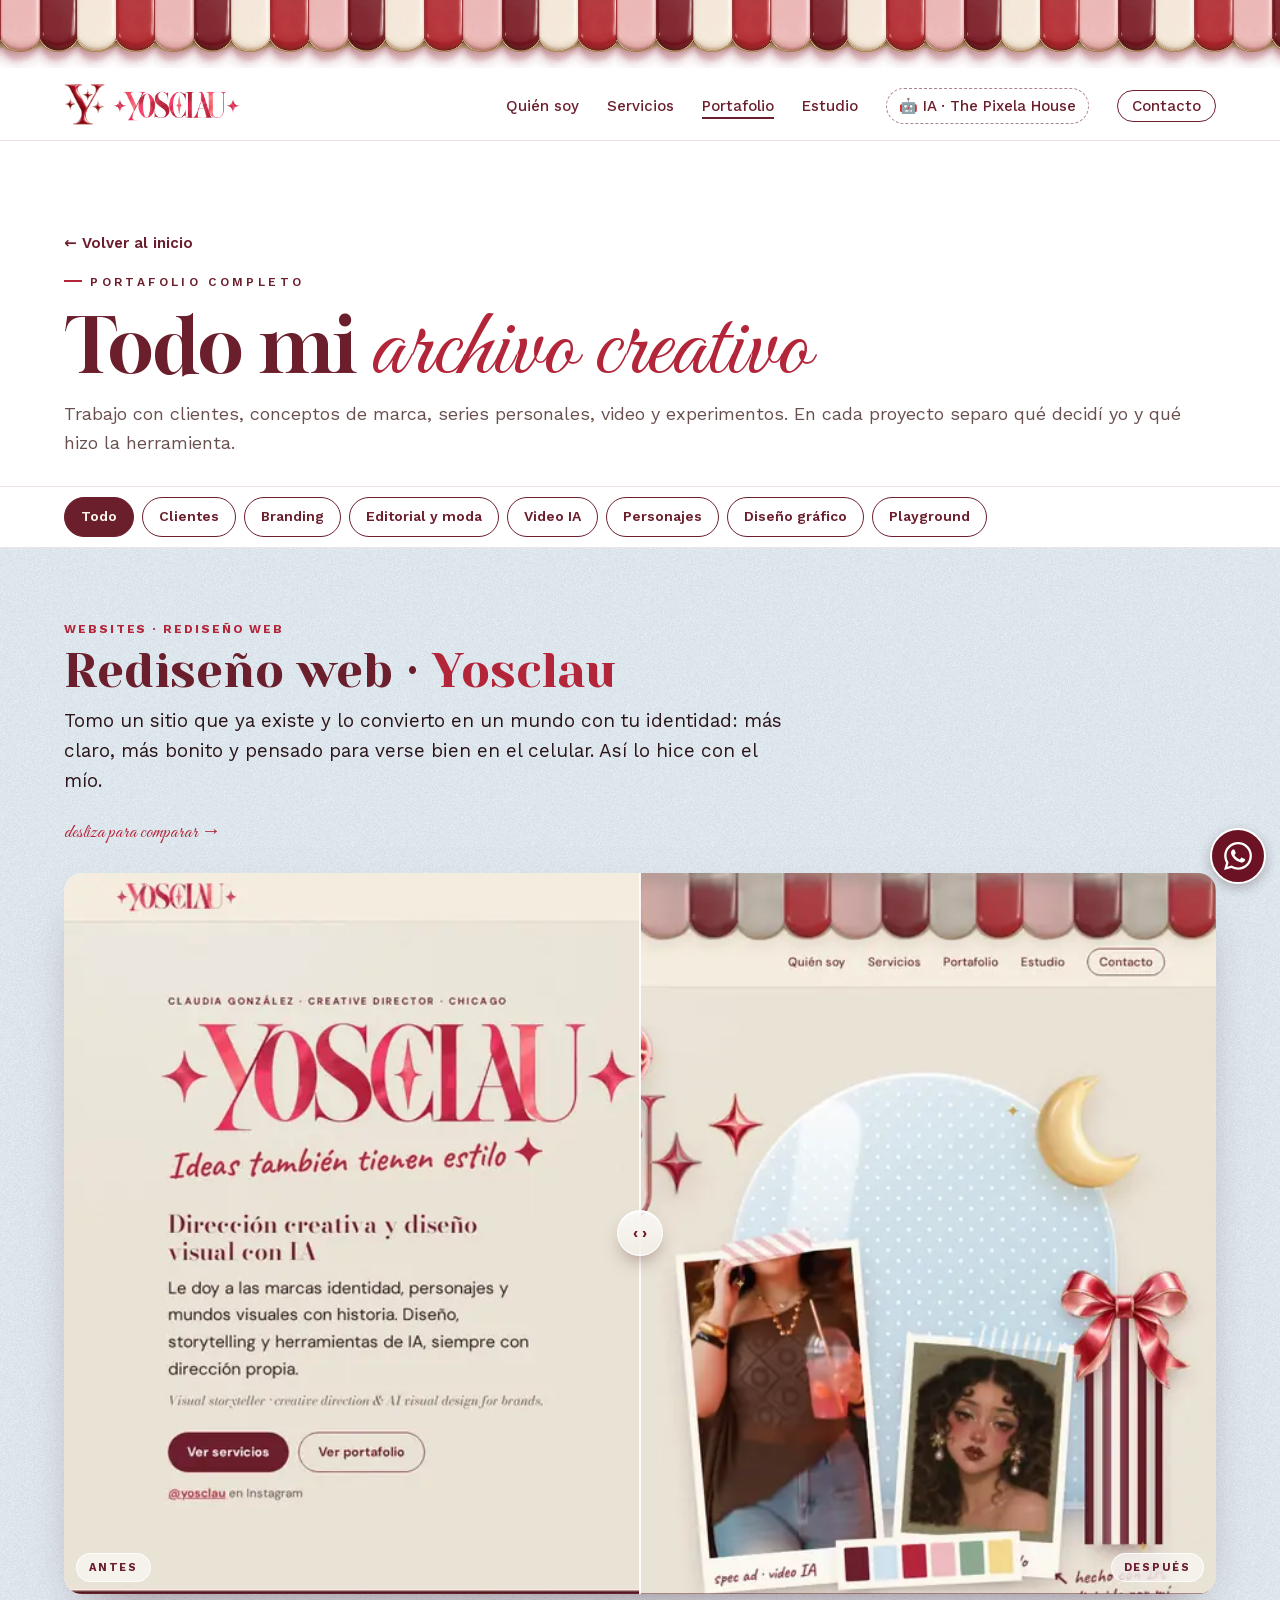
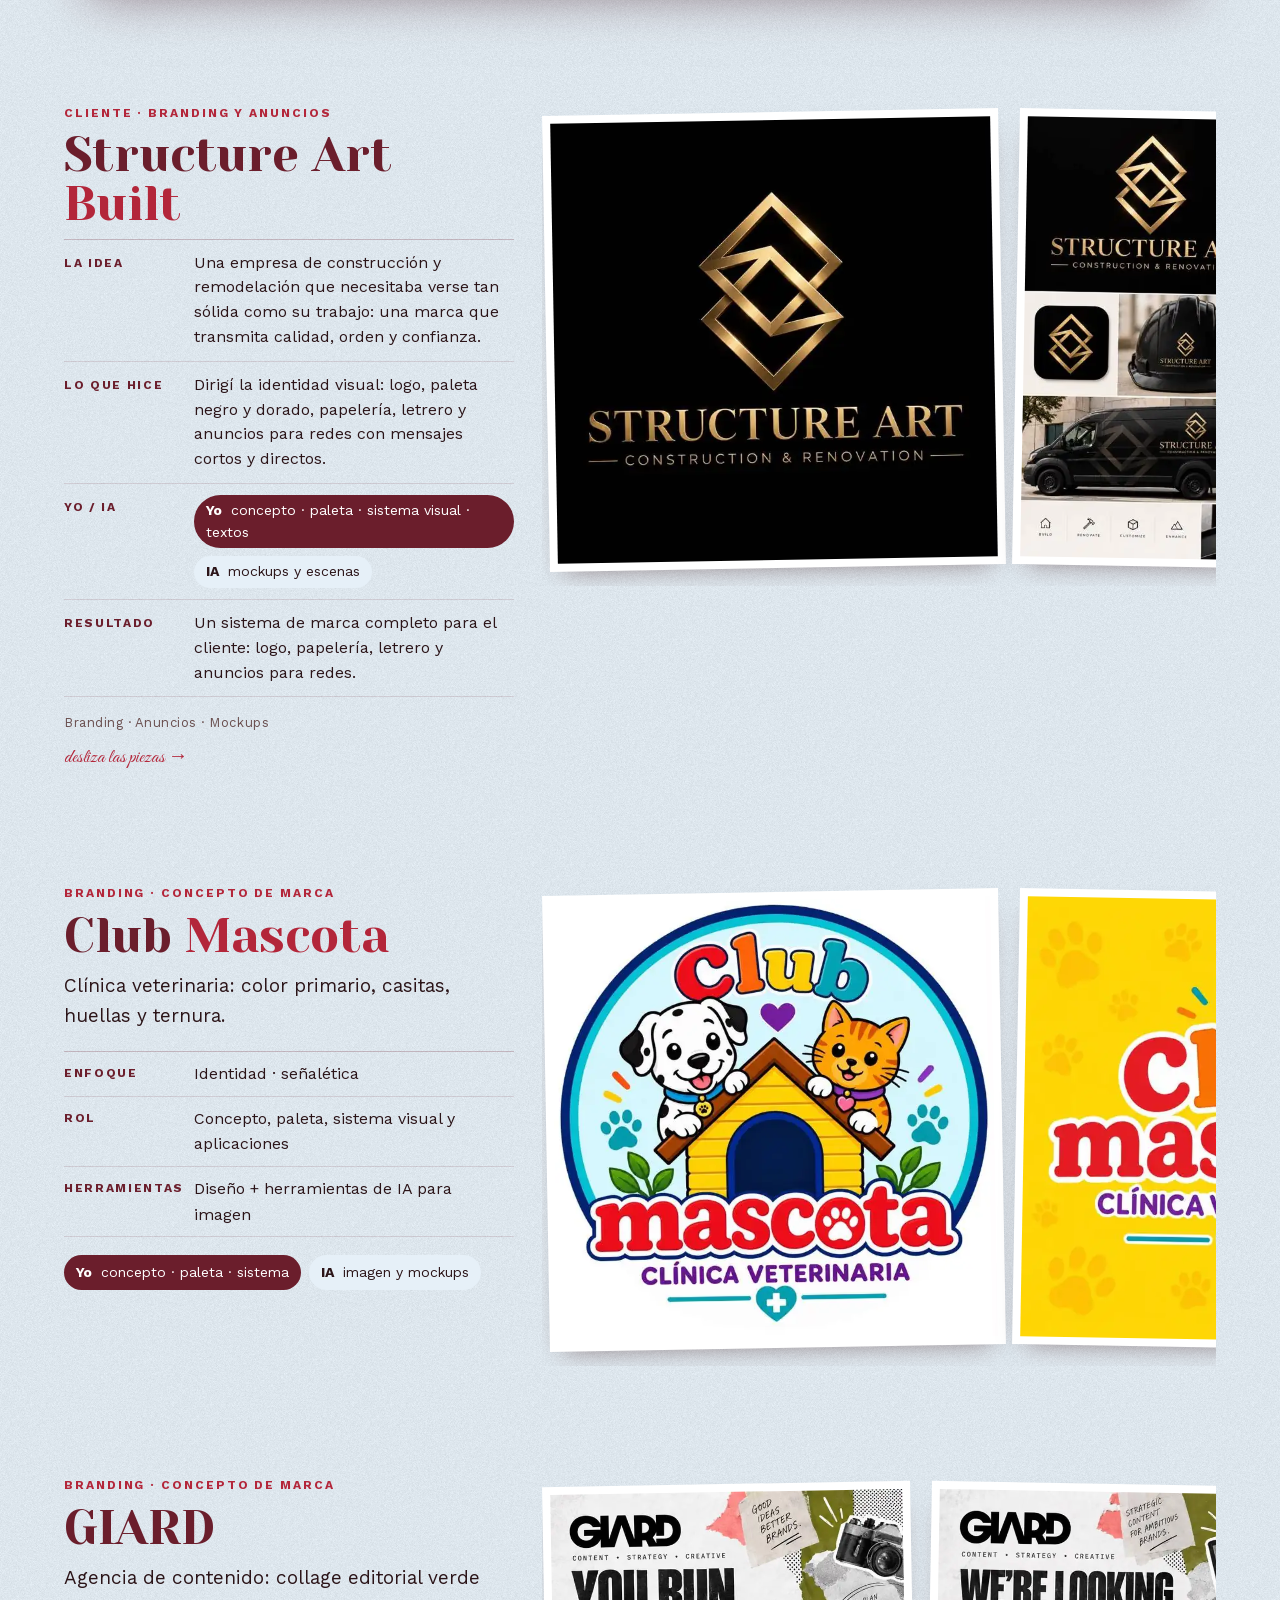
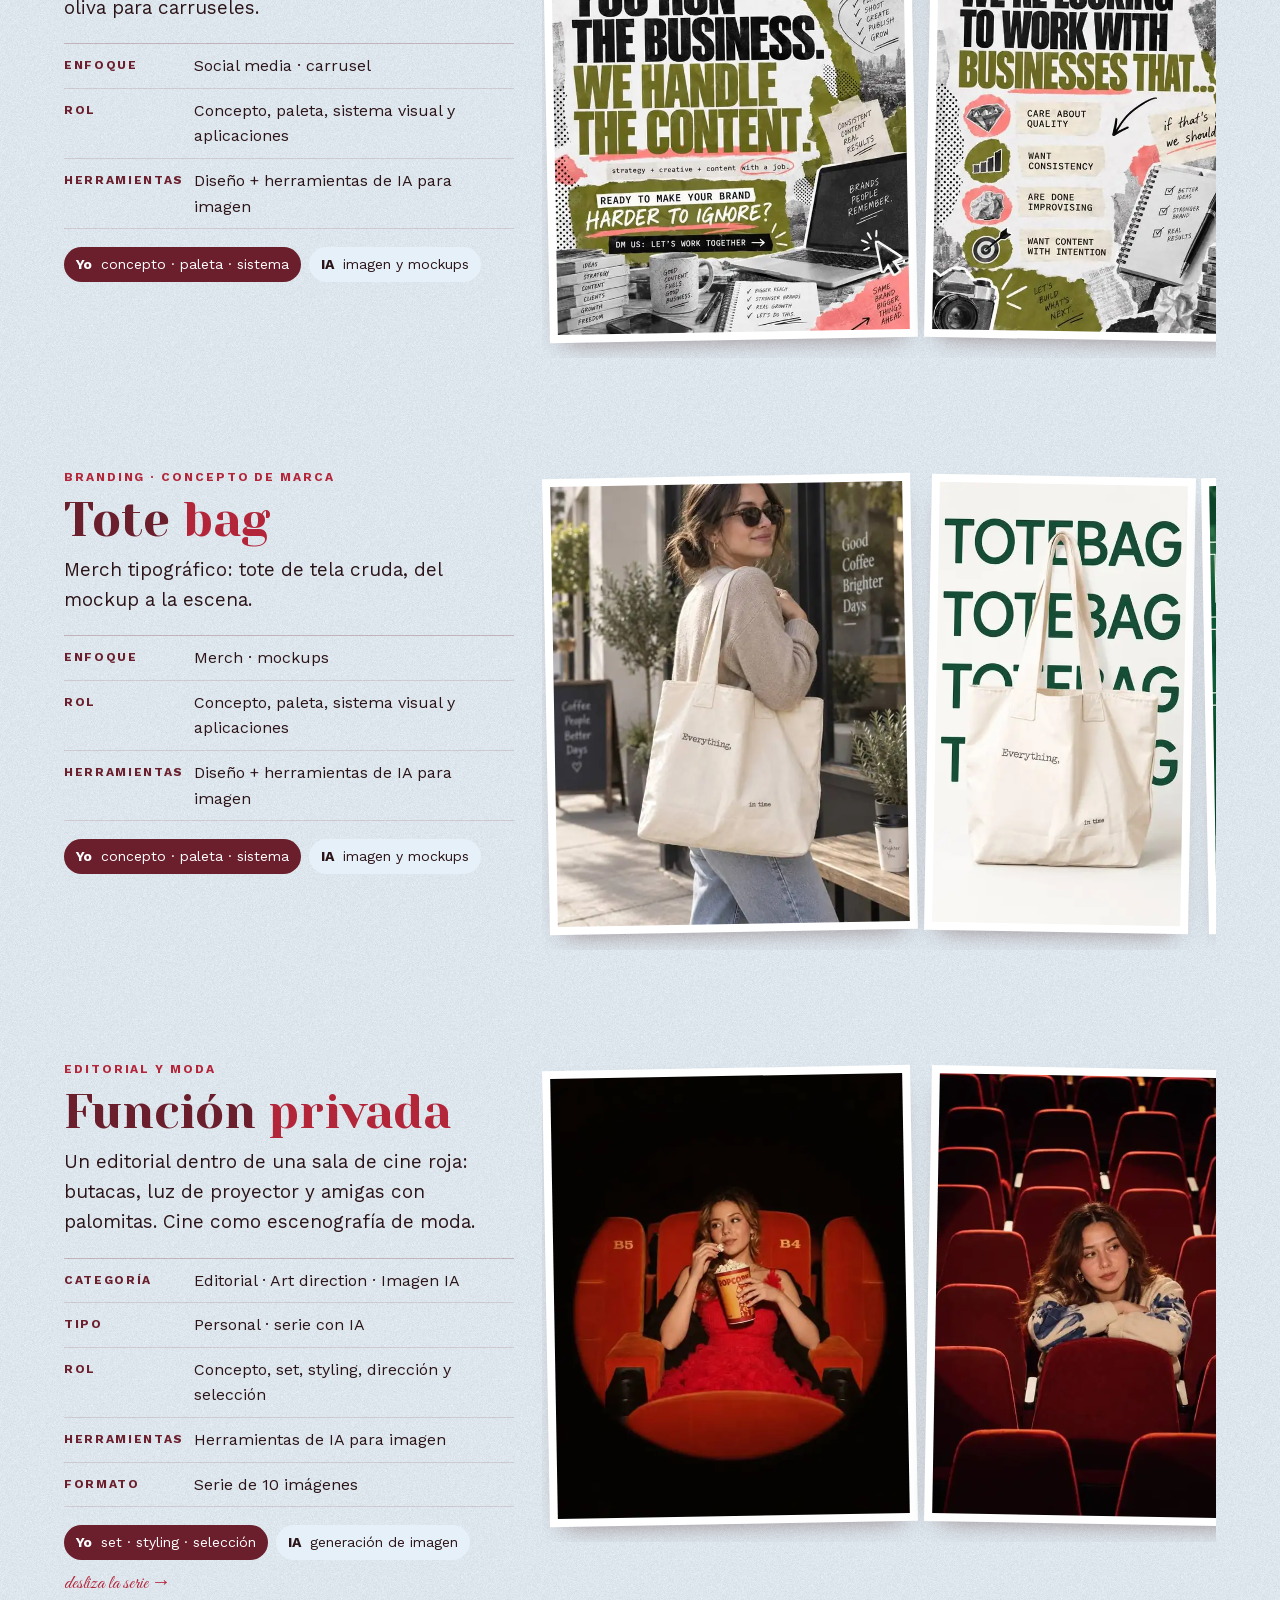
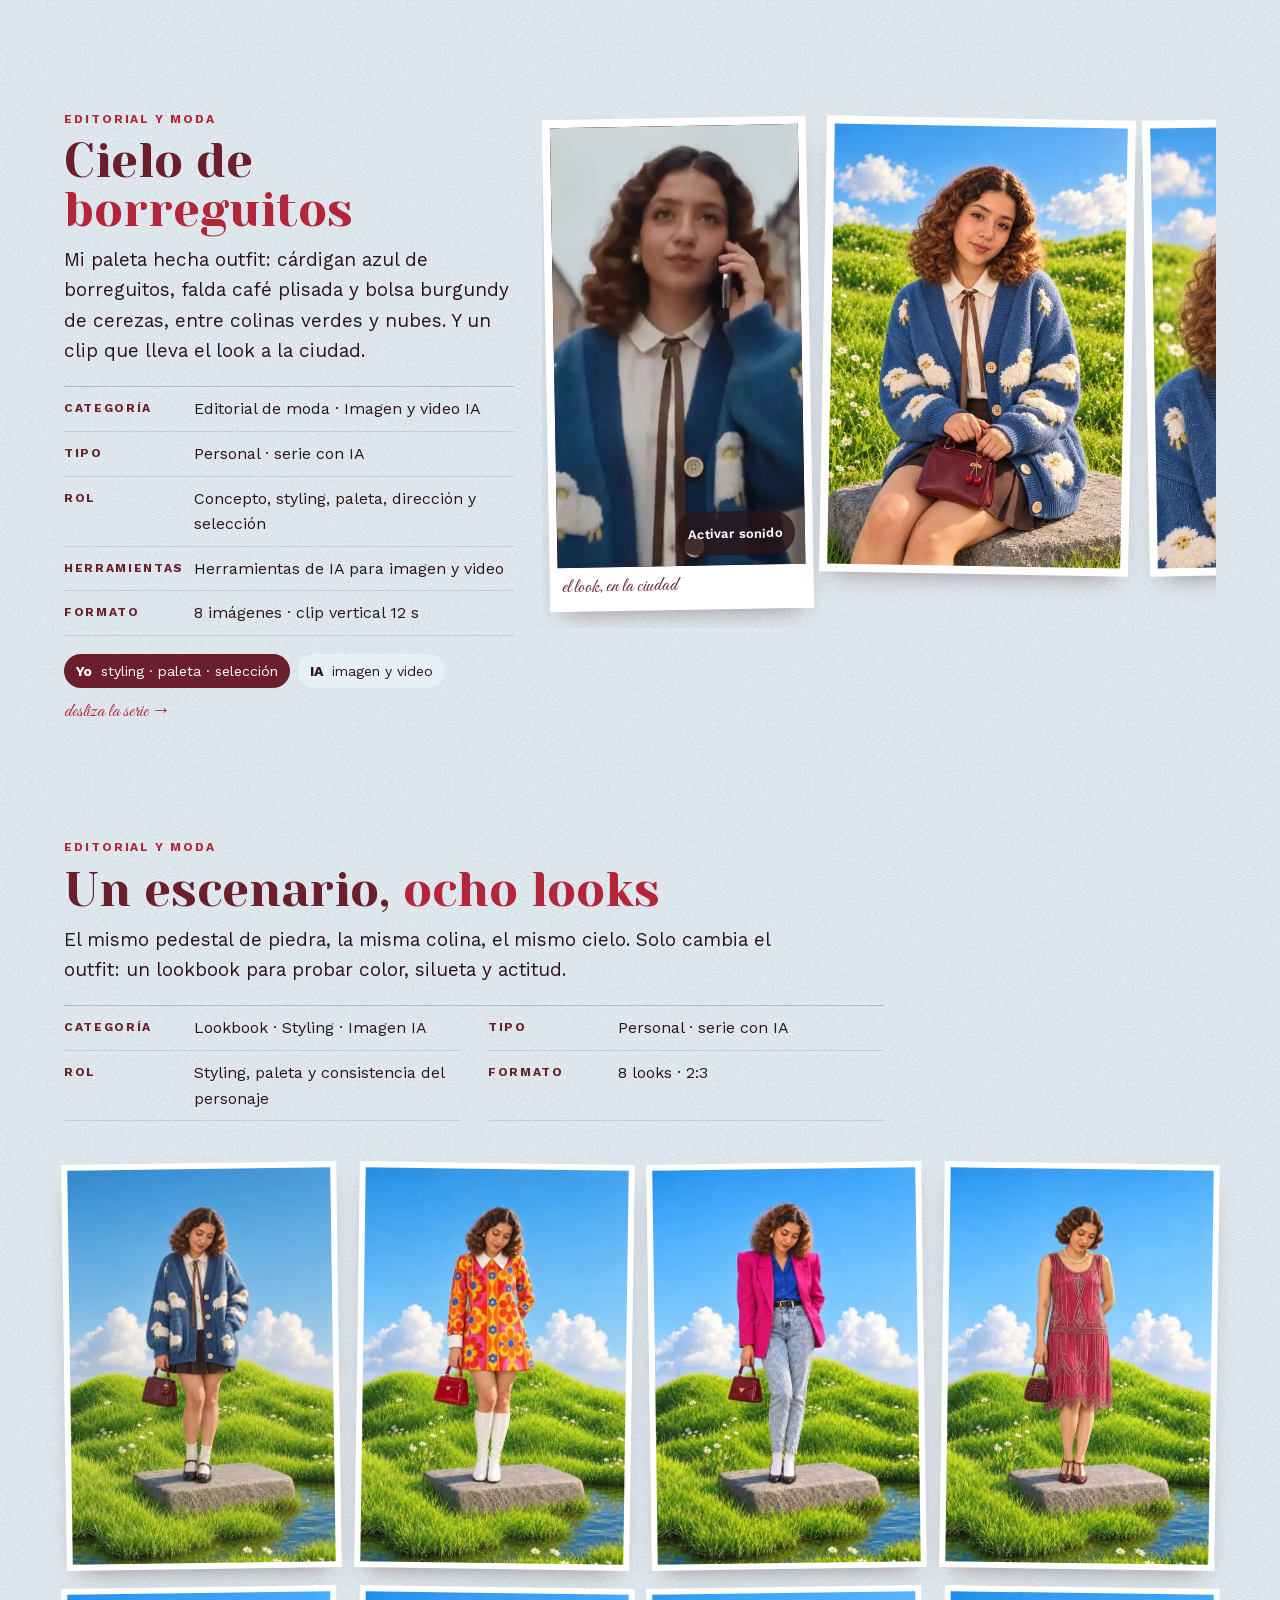
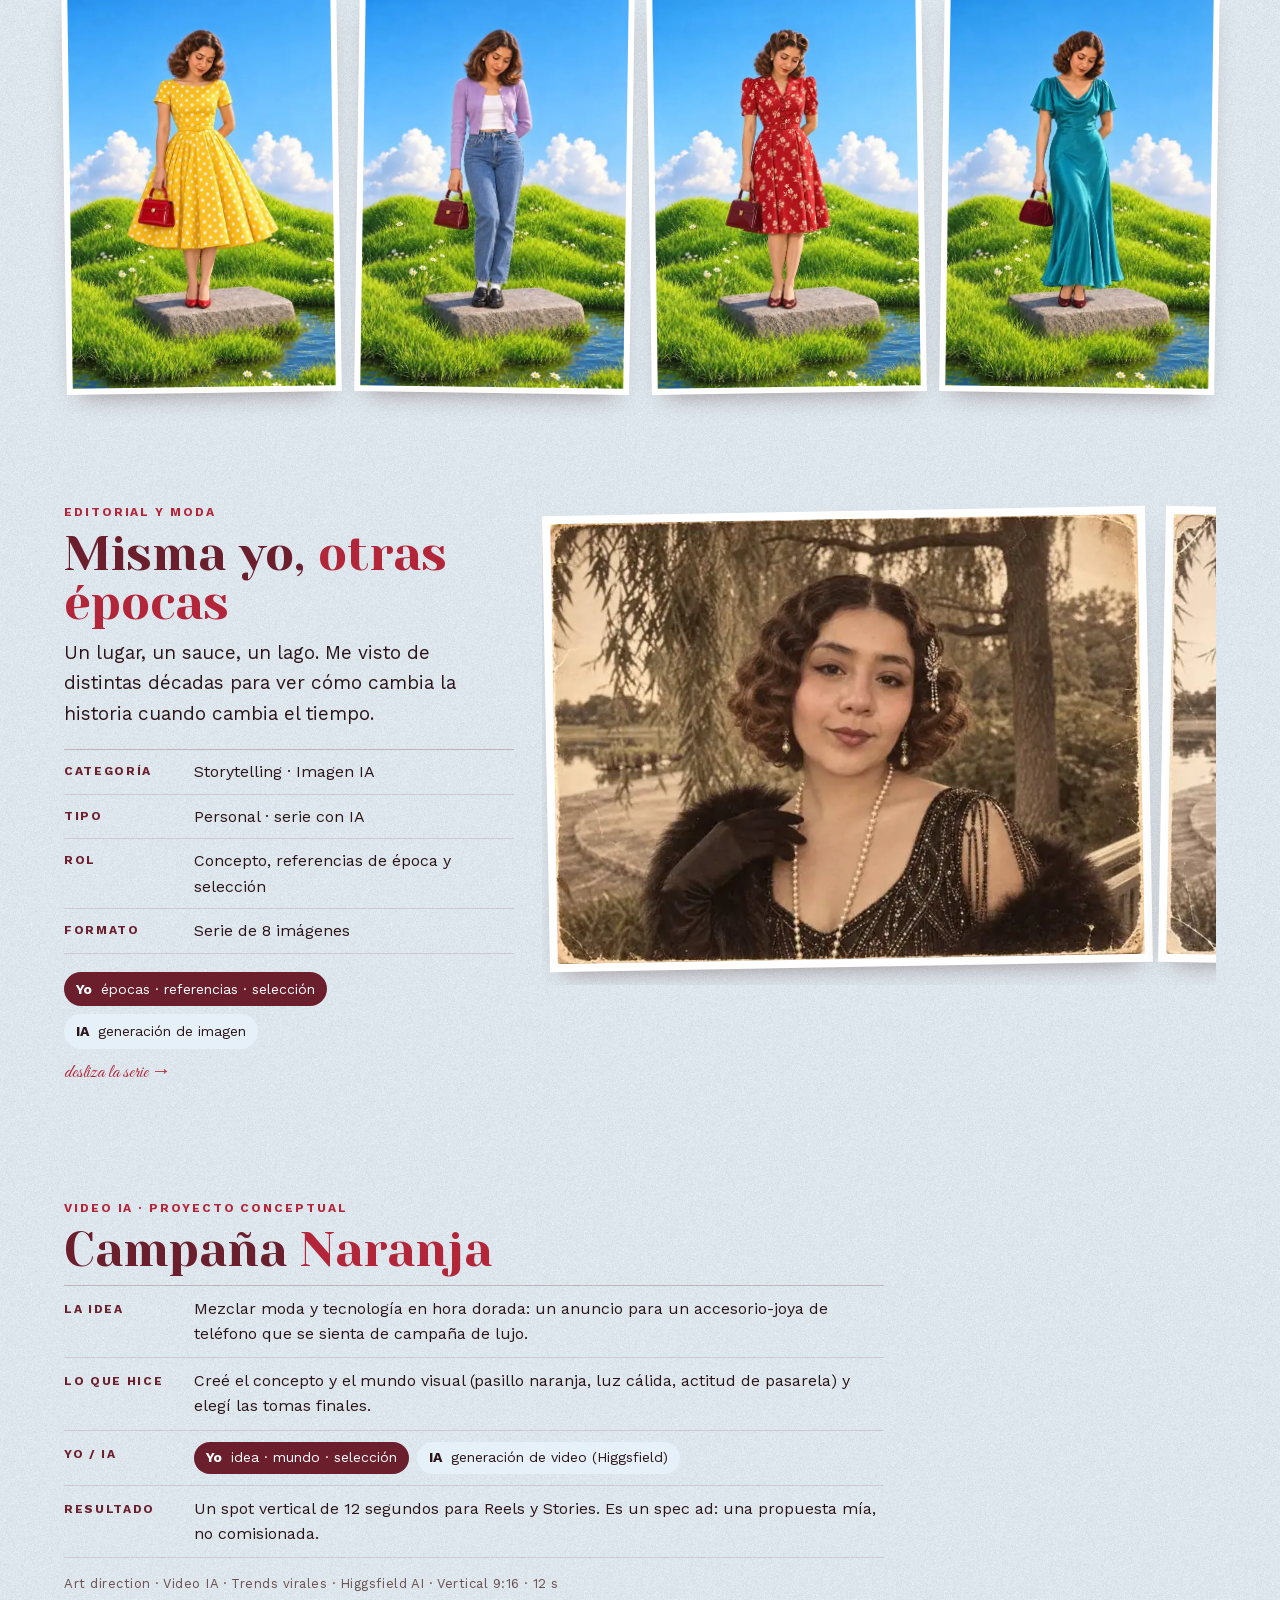
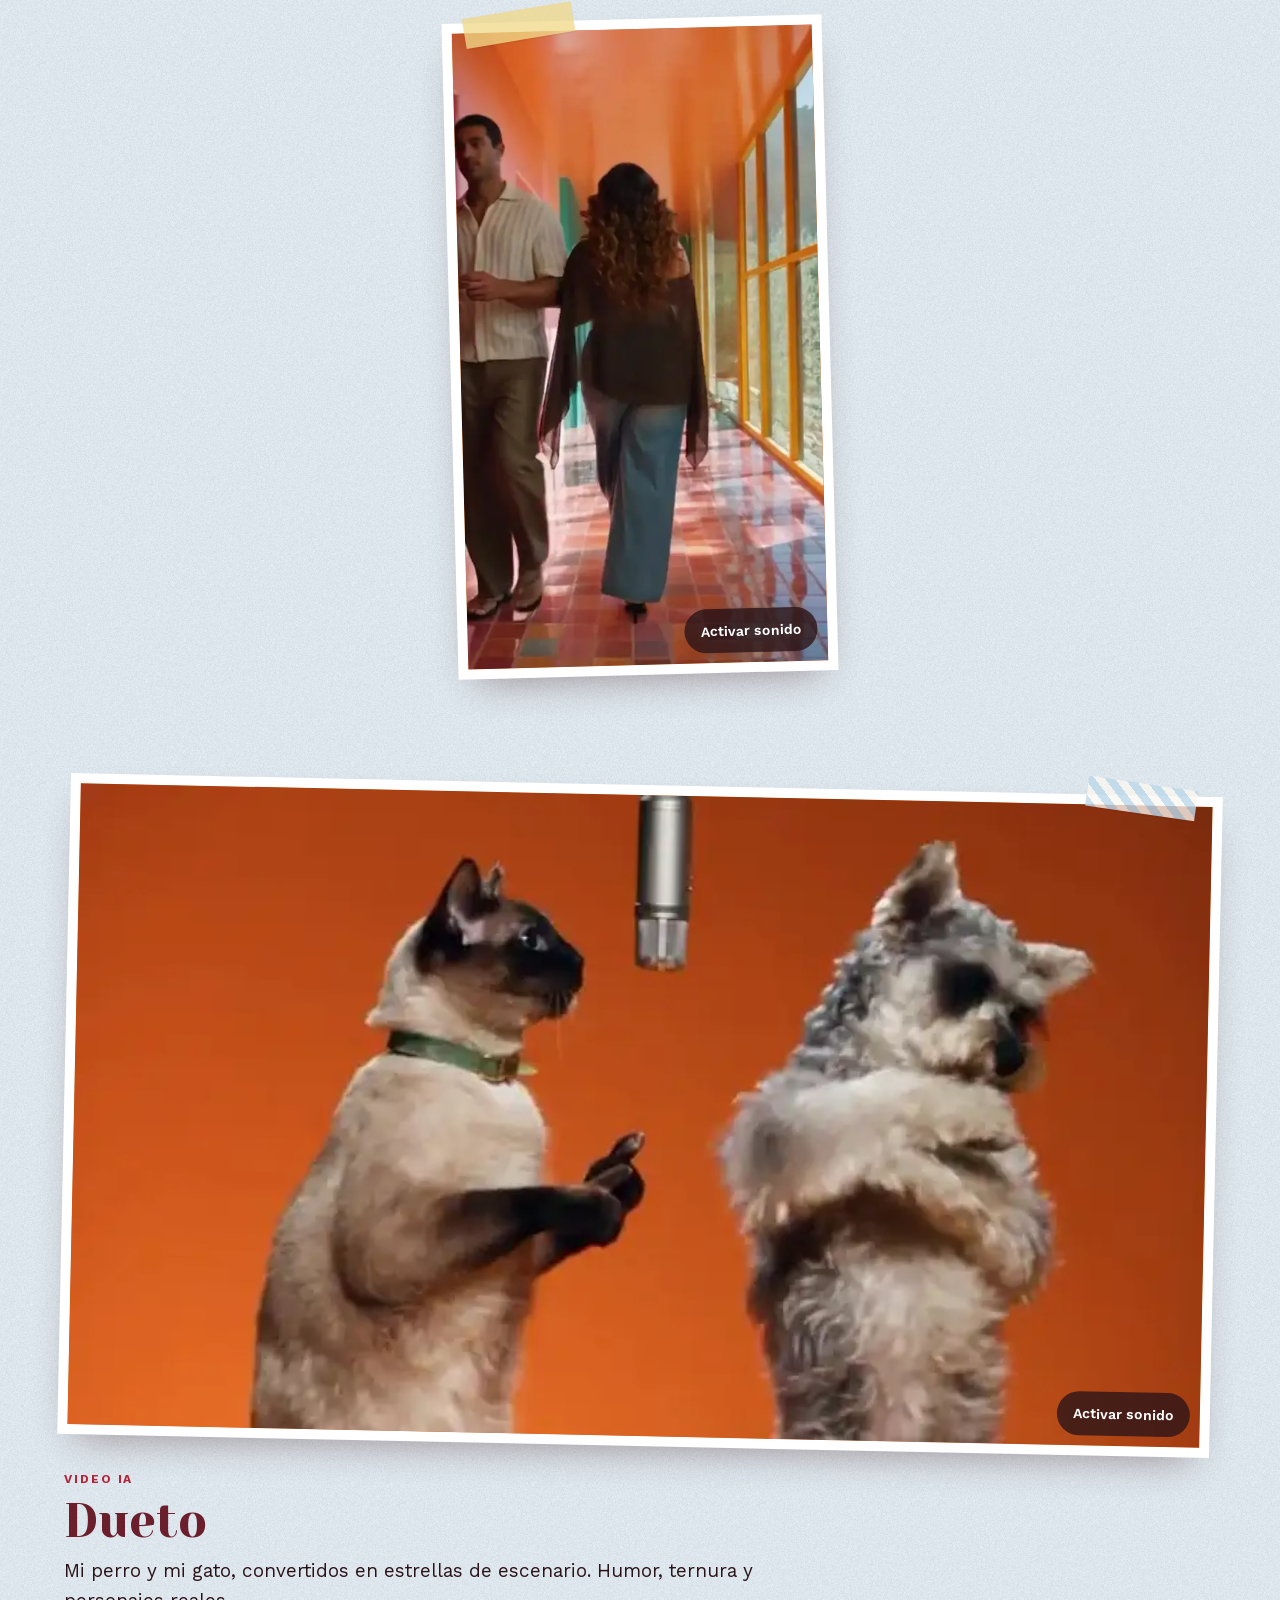
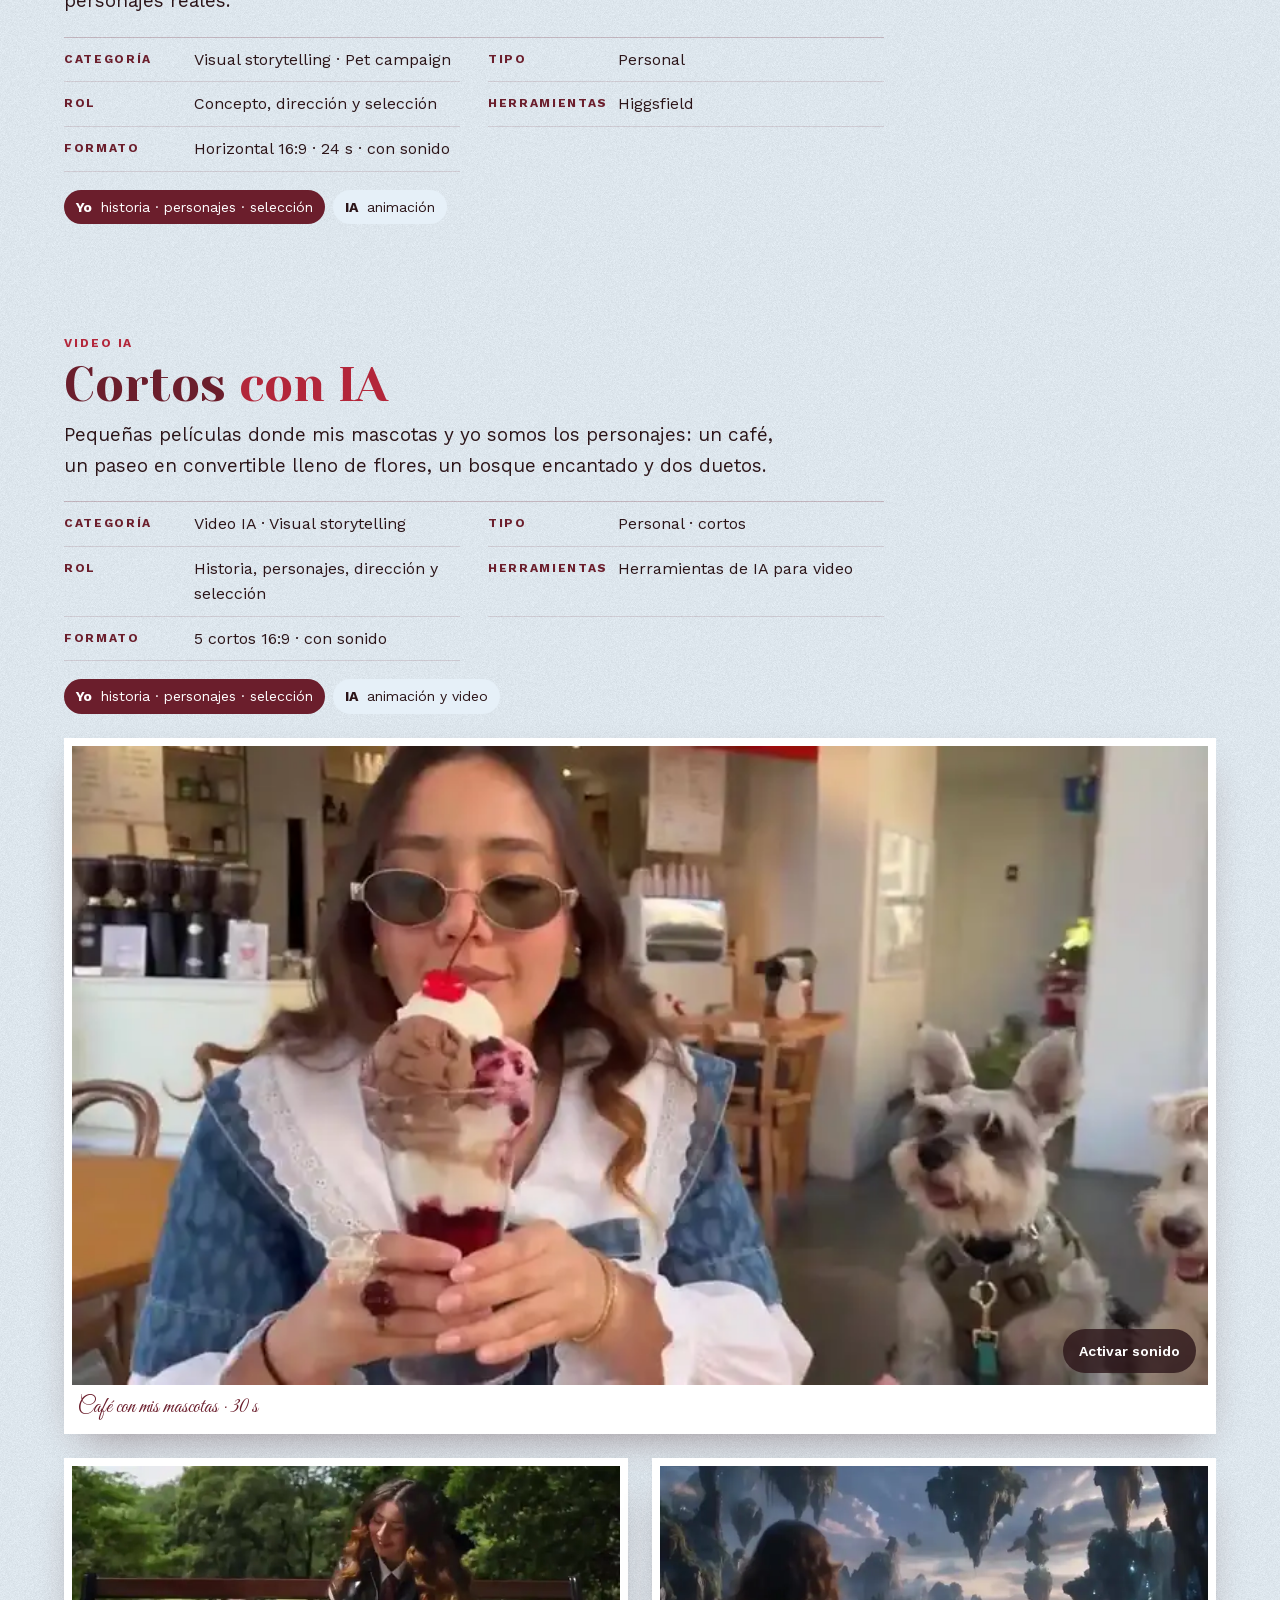
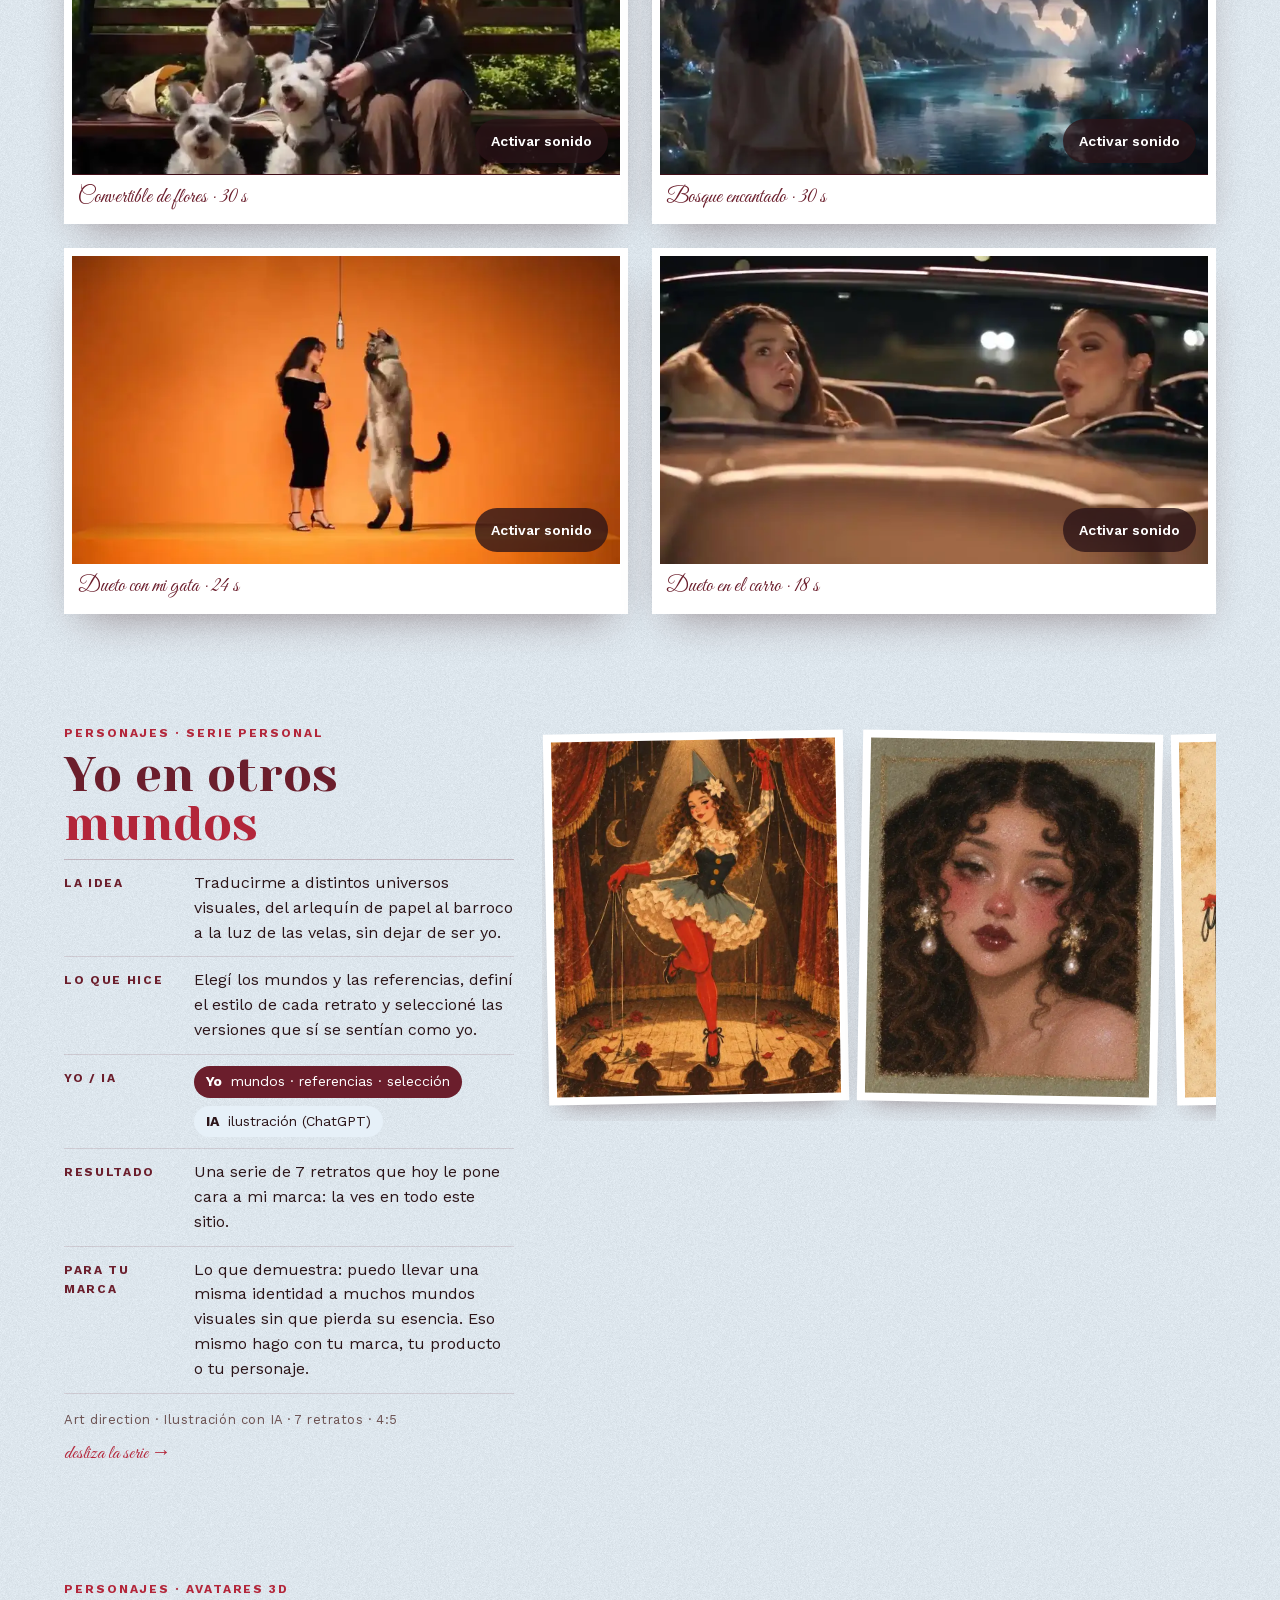
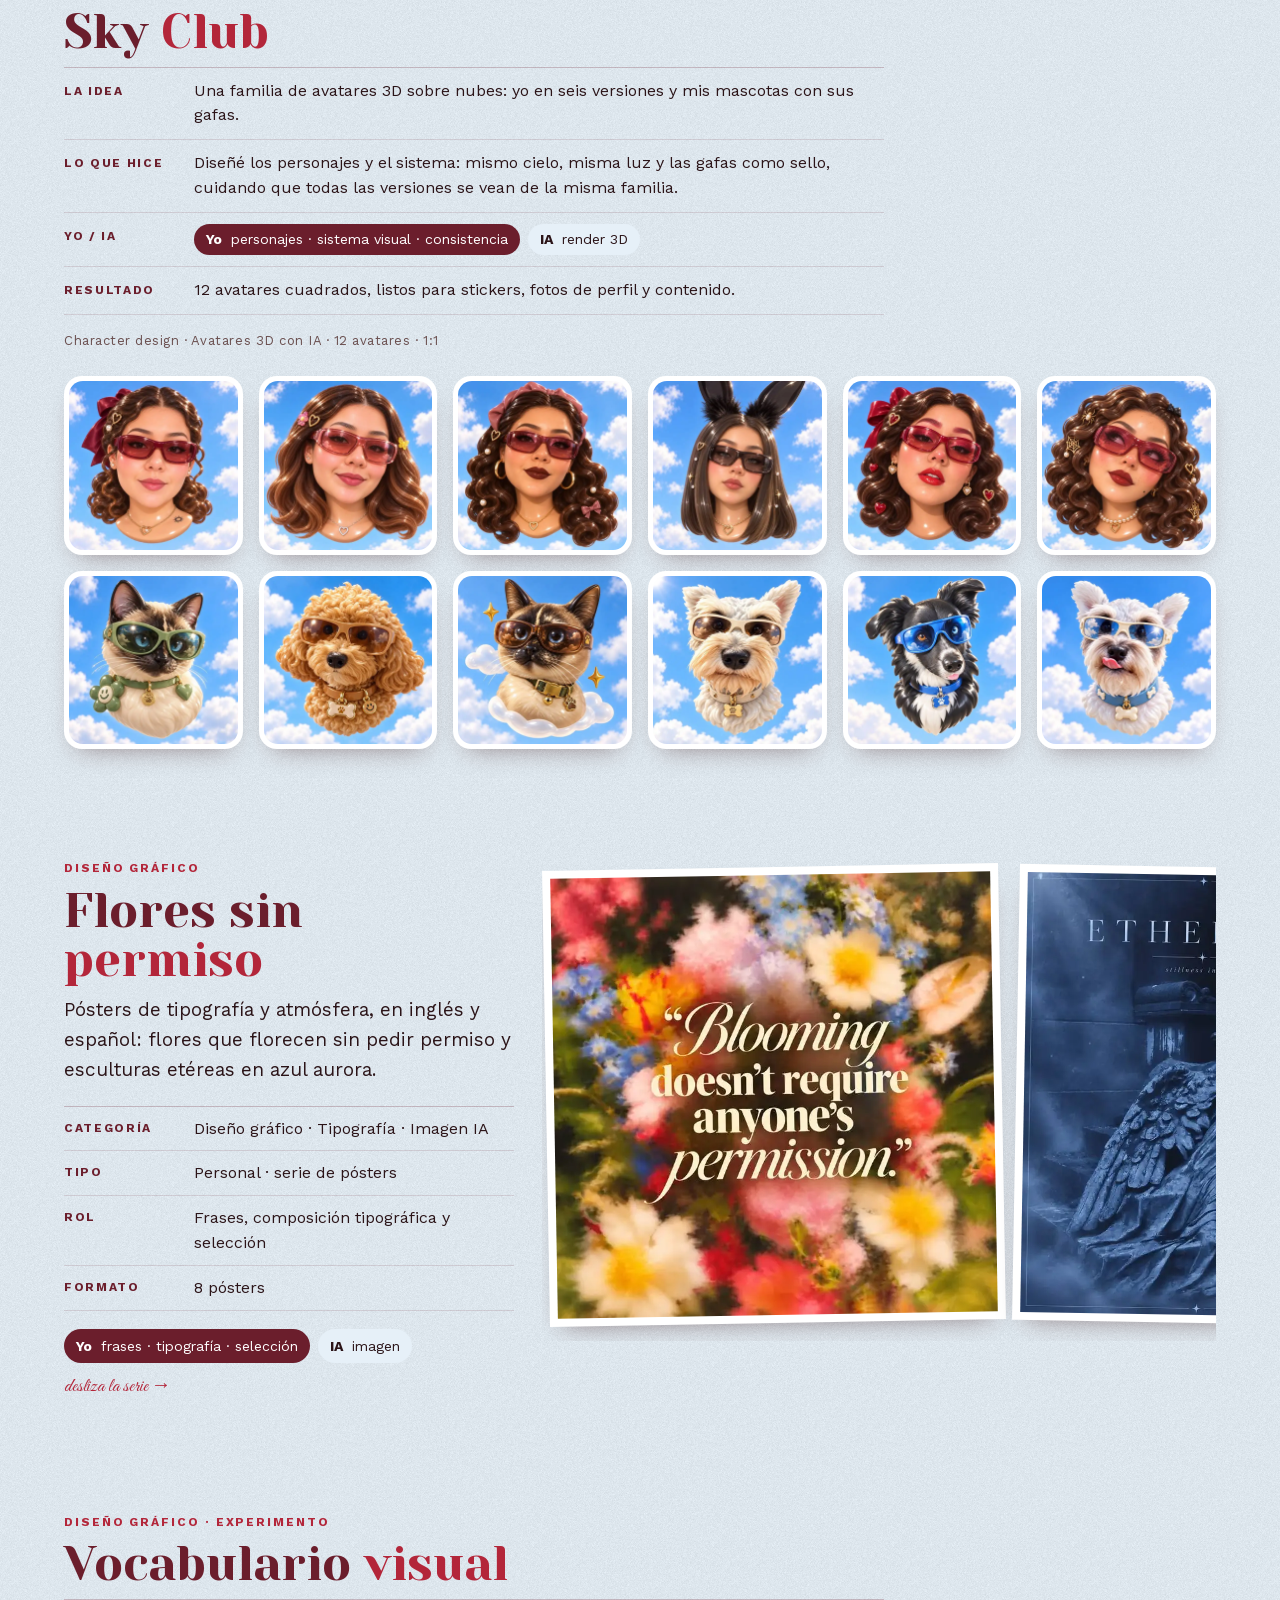
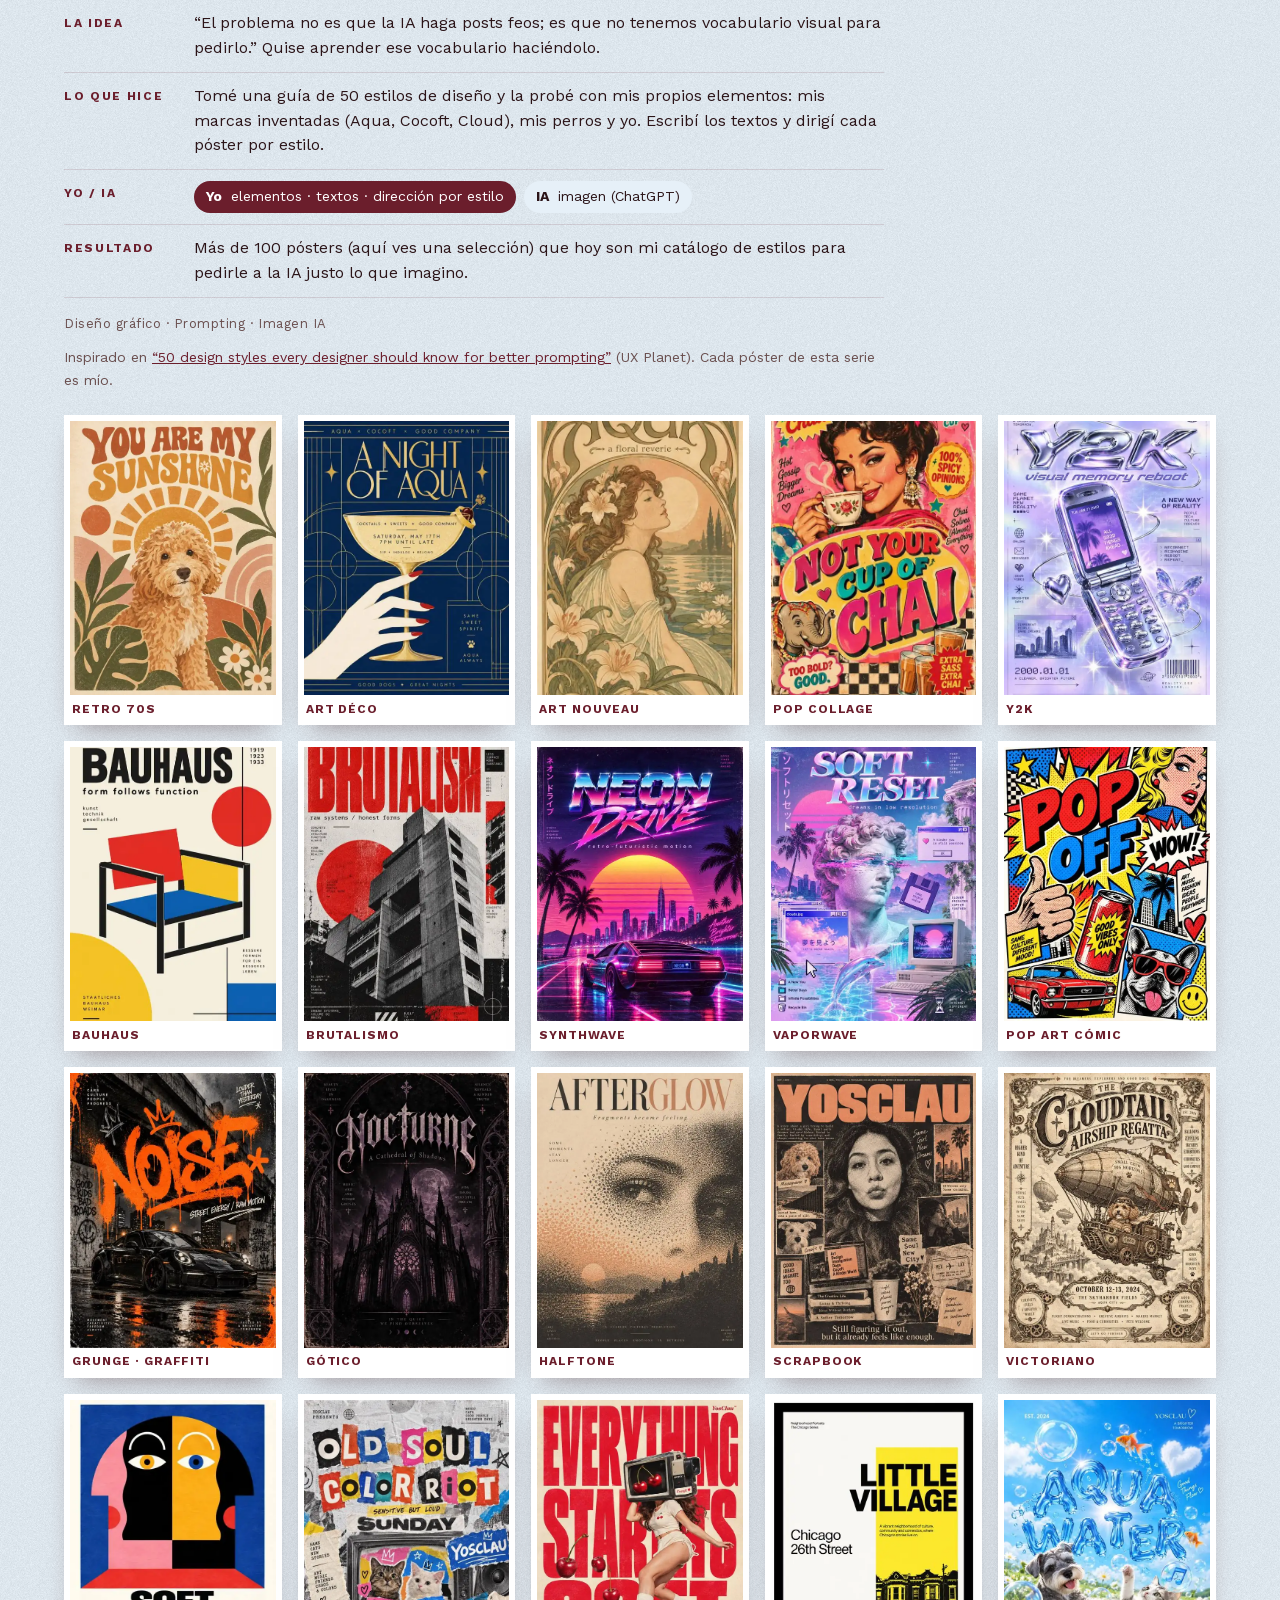
<file: portafolio.html>
<!doctype html>
<html lang="es">
<head>
<meta charset="utf-8">
<meta name="viewport" content="width=device-width, initial-scale=1, viewport-fit=cover">
<title>Portafolio · Yosclau · Claudia González</title>
<meta name="description" content="Portafolio completo de Yosclau (Claudia González): clientes, branding, editorial y moda, video IA, personajes, diseño gráfico y experimentos.">
<meta name="theme-color" content="#6b1e2c">
<meta property="og:title" content="Portafolio · Yosclau · Claudia González">
<meta property="og:description" content="Las ideas también tienen estilo. Identidad visual, contenido con IA, personajes, mundos y websites para marcas.">
<meta property="og:type" content="website">
<meta property="og:image" content="https://yosclau.github.io/og.png?v=logo2">
<meta property="og:image:width" content="1200">
<meta property="og:image:height" content="630">
<meta property="og:url" content="https://yosclau.com/portafolio">
<link rel="canonical" href="https://yosclau.com/portafolio">
<meta name="twitter:card" content="summary_large_image">
<meta name="twitter:image" content="https://yosclau.github.io/og.png?v=logo2">
<link rel="icon" href="favicon-32.png" sizes="32x32" type="image/png">
<link rel="icon" href="favicon-64.png" sizes="64x64" type="image/png">
<link rel="apple-touch-icon" href="apple-touch-icon.png">
<link rel="preload" href="fonts/gloock-normal.woff2" as="font" type="font/woff2" crossorigin>
<link rel="stylesheet" href="styles.css?v=live1">
<link rel="stylesheet" href="test.css?v=live1">
<link rel="stylesheet" href="v2.css?v=live1">
<link rel="stylesheet" href="v3.css?v=live1">
<link rel="stylesheet" href="v3g.css?v=live1">
<link rel="stylesheet" href="ph.css?v=ph1">
<link rel="stylesheet" href="blanco.css?v=b1">
</head>
<body class="page-portafolio">
<a class="skip" href="#main">Saltar al contenido</a>
<div class="toldo" aria-hidden="true"></div>

<header class="topbar" id="top">
  <a class="wordmark" href="index.html#inicio" aria-label="Yosclau, inicio"><img class="wm-y" src="media/v3g/y-mono.webp" alt="" width="223" height="240"><img class="wm-logo" src="media/brand/logo-yosclau-sm.webp" alt="" width="420" height="99"></a>
  <nav aria-label="Secciones">
    <ul>
      <li class="hide-sm"><a href="index.html#sobre-mi">Quién soy</a></li>
      <li><a href="index.html#servicios">Servicios</a></li>
      <li><a href="portafolio.html" aria-current="page">Portafolio</a></li>
      <li class="hide-sm"><a href="index.html#estudio">Estudio</a></li>
      <li class="ph-li"><a class="ph-door" href="the-pixela-house/" aria-label="IA · The Pixela House, sub casa de Yosclau"><span aria-hidden="true">🤖</span> IA<span class="ph-full"> · The Pixela House</span></a></li>
      <li><a class="pill" href="index.html#contacto">Contacto</a></li>
    </ul>
  </nav>
</header>

<main id="main">
<section class="pf-hero paper" id="inicio" aria-labelledby="pfp-title">
  <a class="back" href="index.html">← Volver al inicio</a>
  <p class="eyebrow">Portafolio completo</p>
  <h1 id="pfp-title" class="h2">Todo mi <em>archivo creativo</em></h1>
  <p class="section-sub">Trabajo con clientes, conceptos de marca, series personales, video y experimentos. En cada proyecto separo qué decidí yo y qué hizo la herramienta.</p>
</section>
<nav class="filters" aria-label="Filtrar por categoría">
  <ul>
      <li><button type="button" class="chip-f" data-filter="all" aria-pressed="true">Todo</button></li>
      <li><button type="button" class="chip-f" data-filter="clientes" aria-pressed="false">Clientes</button></li>
      <li><button type="button" class="chip-f" data-filter="branding" aria-pressed="false">Branding</button></li>
      <li><button type="button" class="chip-f" data-filter="editorial" aria-pressed="false">Editorial y moda</button></li>
      <li><button type="button" class="chip-f" data-filter="video" aria-pressed="false">Video IA</button></li>
      <li><button type="button" class="chip-f" data-filter="personajes" aria-pressed="false">Personajes</button></li>
      <li><button type="button" class="chip-f" data-filter="grafico" aria-pressed="false">Diseño gráfico</button></li>
      <li><button type="button" class="chip-f" data-filter="playground" aria-pressed="false">Playground</button></li>
  </ul>
</nav>
<p class="filter-status" role="status" aria-live="polite"></p>
<section class="series archive" id="archivo" aria-label="Proyectos">
  <article class="case rediseno" id="rediseno-web" data-cat="grafico" aria-labelledby="h-rediseno">
    <div class="case-body">
      <p class="case-tag">Websites · Rediseño web</p>
      <h3 id="h-rediseno" class="h3">Rediseño web · <em>Yosclau</em></h3>
      <p class="case-line">Tomo un sitio que ya existe y lo convierto en un mundo con tu identidad: más claro, más bonito y pensado para verse bien en el celular. Así lo hice con el mío.</p>
      <p class="hint script">desliza para comparar →</p>
    </div>
    <div class="ba" style="--x:50%">
      <img class="ba-antes" src="v3/tm/antes.webp" width="900" height="563" alt="Antes: el sitio anterior de Yosclau" loading="lazy">
      <img class="ba-despues" src="v3/tm/despues.webp" width="900" height="563" alt="Después: el rediseño con sus elementos 3D" loading="lazy">
      <span class="ba-tag ba-t1" aria-hidden="true">Antes</span><span class="ba-tag ba-t2" aria-hidden="true">Después</span>
      <span class="ba-handle" aria-hidden="true"><span>‹ ›</span></span>
      <input class="ba-range" type="range" min="0" max="100" value="50" aria-label="Comparar antes y después">
    </div>
  </article>
  <article class="case wide mood-structure" id="structure-art-built" data-cat="clientes" aria-labelledby="h-structure-art-built">
    <div class="case-body">
            <p class="case-tag">Cliente · Branding y anuncios</p>
      <h3 id="h-structure-art-built" class="h3">Structure Art <em>Built</em></h3>
      <dl class="story">
        <div><dt>La idea</dt><dd>Una empresa de construcción y remodelación que necesitaba verse tan sólida como su trabajo: una marca que transmita calidad, orden y confianza.</dd></div>
        <div><dt>Lo que hice</dt><dd>Dirigí la identidad visual: logo, paleta negro y dorado, papelería, letrero y anuncios para redes con mensajes cortos y directos.</dd></div>
        <div><dt>Yo / IA</dt><dd class="yoia"><span><b>Yo</b> concepto · paleta · sistema visual · textos</span><span><b>IA</b> mockups y escenas</span></dd></div>
        <div><dt>Resultado</dt><dd>Un sistema de marca completo para el cliente: logo, papelería, letrero y anuncios para redes.</dd></div>
      </dl>
      <p class="case-meta">Branding · Anuncios · Mockups</p>
      <p class="hint script">desliza las piezas →</p>
    </div>
      <div class="book flexh" role="region" aria-label="Piezas de Structure Art Built" tabindex="0">
      <a href="m/structure-01.webp" target="_blank" rel="noopener"><img loading="lazy" src="m/structure-01.webp" width="900" height="900" alt="Logotipo dorado de Structure Art sobre negro"></a>
      <a href="m/structure-02.webp" target="_blank" rel="noopener"><img loading="lazy" src="m/structure-02.webp" width="900" height="900" alt="Mockup de papelería y tarjetas de Structure Art"></a>
      <a href="m/structure-03.webp" target="_blank" rel="noopener"><img loading="lazy" src="m/structure-03.webp" width="900" height="900" alt="Logo de Structure Art en dorado sobre fondo texturizado"></a>
      <a href="m/structure-04.webp" target="_blank" rel="noopener"><img loading="lazy" src="m/structure-04.webp" width="900" height="900" alt="Letrero de Structure Art en fachada"></a>
      <a href="m/structure-05.webp" target="_blank" rel="noopener"><img loading="lazy" src="m/structure-05.webp" width="900" height="1125" alt="Anuncio: Built clean. Built custom. Built to last."></a>
      <a href="m/structure-06.webp" target="_blank" rel="noopener"><img loading="lazy" src="m/structure-06.webp" width="900" height="1125" alt="Anuncio: Your backyard. Upgraded."></a>
    </div>
  </article>
  <article class="case wide brand-case" id="club-mascota" data-cat="branding" aria-labelledby="h-club-mascota">
    <div class="case-body">
      <p class="case-tag">Branding · concepto de marca</p>
      <h3 id="h-club-mascota" class="h3">Club <em>Mascota</em></h3>
      <p class="case-line">Clínica veterinaria: color primario, casitas, huellas y ternura.</p>
      <dl class="glance"><div><dt>Enfoque</dt><dd>Identidad · señalética</dd></div><div><dt>Rol</dt><dd>Concepto, paleta, sistema visual y aplicaciones</dd></div><div><dt>Herramientas</dt><dd>Diseño + herramientas de IA para imagen</dd></div></dl>
      <div class="ownership" aria-label="Aporte humano y herramienta"><span><b>Yo</b> concepto · paleta · sistema</span><span><b>IA</b> imagen y mockups</span></div>
    </div>
      <div class="book flexh" role="region" aria-label="Piezas de Club Mascota" tabindex="0">
      <a href="m/mascota-01.webp" target="_blank" rel="noopener"><img loading="lazy" src="m/mascota-01.webp" width="900" height="900" alt="Logotipo de Club Mascota Clínica Veterinaria"></a>
      <a href="m/mascota-02.webp" target="_blank" rel="noopener"><img loading="lazy" src="m/mascota-02.webp" width="900" height="900" alt="Logo de Club Mascota sobre fondo amarillo"></a>
      <a href="m/mascota-03.webp" target="_blank" rel="noopener"><img loading="lazy" src="m/mascota-03.webp" width="900" height="900" alt="Patrón de marca con casitas y huellas"></a>
      <a href="m/mascota-04.webp" target="_blank" rel="noopener"><img loading="lazy" src="m/mascota-04.webp" width="900" height="1125" alt="Mockup del letrero de la clínica en fachada"></a>
      <a href="m/mascota-05.webp" target="_blank" rel="noopener"><img loading="lazy" src="m/mascota-05.webp" width="900" height="900" alt="Ícono de huella en amarillo sobre negro"></a>
      <a href="m/mascota-06.webp" target="_blank" rel="noopener"><img loading="lazy" src="m/mascota-06.webp" width="900" height="900" alt="Ícono de casita con huella en azul"></a>
    </div>
  </article>
  <article class="case wide brand-case" id="giard" data-cat="branding" aria-labelledby="h-giard">
    <div class="case-body">
      <p class="case-tag">Branding · concepto de marca</p>
      <h3 id="h-giard" class="h3">GIARD</h3>
      <p class="case-line">Agencia de contenido: collage editorial verde oliva para carruseles.</p>
      <dl class="glance"><div><dt>Enfoque</dt><dd>Social media · carrusel</dd></div><div><dt>Rol</dt><dd>Concepto, paleta, sistema visual y aplicaciones</dd></div><div><dt>Herramientas</dt><dd>Diseño + herramientas de IA para imagen</dd></div></dl>
      <div class="ownership" aria-label="Aporte humano y herramienta"><span><b>Yo</b> concepto · paleta · sistema</span><span><b>IA</b> imagen y mockups</span></div>
    </div>
      <div class="book flexh" role="region" aria-label="Piezas de GIARD" tabindex="0">
      <a href="m/giard-01.webp" target="_blank" rel="noopener"><img loading="lazy" src="m/giard-01.webp" width="900" height="1125" alt="Post GIARD: You run the business. We handle the content."></a>
      <a href="m/giard-02.webp" target="_blank" rel="noopener"><img loading="lazy" src="m/giard-02.webp" width="900" height="1125" alt="Post GIARD: We’re looking to work with businesses that…"></a>
      <a href="m/giard-03.webp" target="_blank" rel="noopener"><img loading="lazy" src="m/giard-03.webp" width="900" height="1125" alt="Post GIARD: Make people understand your value"></a>
      <a href="m/giard-04.webp" target="_blank" rel="noopener"><img loading="lazy" src="m/giard-04.webp" width="900" height="1125" alt="Post GIARD: We handle the content system"></a>
      <a href="m/giard-05.webp" target="_blank" rel="noopener"><img loading="lazy" src="m/giard-05.webp" width="900" height="1125" alt="Post GIARD: You don’t need more posts. You need direction."></a>
      <a href="m/giard-06.webp" target="_blank" rel="noopener"><img loading="lazy" src="m/giard-06.webp" width="900" height="1125" alt="Post GIARD: We want to work with brands ready to be seen"></a>
    </div>
  </article>
  <article class="case wide brand-case" id="tote-bag" data-cat="branding" aria-labelledby="h-tote-bag">
    <div class="case-body">
      <p class="case-tag">Branding · concepto de marca</p>
      <h3 id="h-tote-bag" class="h3">Tote <em>bag</em></h3>
      <p class="case-line">Merch tipográfico: tote de tela cruda, del mockup a la escena.</p>
      <dl class="glance"><div><dt>Enfoque</dt><dd>Merch · mockups</dd></div><div><dt>Rol</dt><dd>Concepto, paleta, sistema visual y aplicaciones</dd></div><div><dt>Herramientas</dt><dd>Diseño + herramientas de IA para imagen</dd></div></dl>
      <div class="ownership" aria-label="Aporte humano y herramienta"><span><b>Yo</b> concepto · paleta · sistema</span><span><b>IA</b> imagen y mockups</span></div>
    </div>
      <div class="book flexh" role="region" aria-label="Piezas de Tote bag" tabindex="0">
      <a href="m/tote-01.webp" target="_blank" rel="noopener"><img loading="lazy" src="m/tote-01.webp" width="900" height="1125" alt="Mujer cargando una tote bag de tela cruda"></a>
      <a href="m/tote-02.webp" target="_blank" rel="noopener"><img loading="lazy" src="m/tote-02.webp" width="810" height="1440" alt="Diseño tipográfico TOTEBAG"></a>
      <a href="m/tote-03.webp" target="_blank" rel="noopener"><img loading="lazy" src="m/tote-03.webp" width="810" height="1440" alt="Mockup de tote bag sobre fondo verde"></a>
      <a href="m/tote-04.webp" target="_blank" rel="noopener"><img loading="lazy" src="m/tote-04.webp" width="900" height="1125" alt="Tote bag en escena de estilo de vida"></a>
      <a href="m/tote-05.webp" target="_blank" rel="noopener"><img loading="lazy" src="m/tote-05.webp" width="900" height="1125" alt="Tote bag al hombro, vista trasera"></a>
    </div>
  </article>
  <article class="case wide mood-cine" id="funcion-privada" data-cat="editorial" aria-labelledby="t05">
    <div class="case-body">
      <p class="case-tag">Editorial y moda</p>
      <h3 id="t05" class="h3">Función <em>privada</em></h3>
      <p class="case-line">Un editorial dentro de una sala de cine roja: butacas, luz de proyector y amigas con palomitas. Cine como escenografía de moda.</p>
      <dl class="glance"><div><dt>Categoría</dt><dd>Editorial · Art direction · Imagen IA</dd></div><div><dt>Tipo</dt><dd>Personal · serie con IA</dd></div><div><dt>Rol</dt><dd>Concepto, set, styling, dirección y selección</dd></div><div><dt>Herramientas</dt><dd>Herramientas de IA para imagen</dd></div><div><dt>Formato</dt><dd>Serie de 10 imágenes</dd></div></dl>
      <div class="ownership" aria-label="Aporte humano y herramienta"><span><b>Yo</b> set · styling · selección</span><span><b>IA</b> generación de imagen</span></div>
      <p class="hint script">desliza la serie →</p>
    </div>
    <div class="book flexh" role="region" aria-label="Serie Función privada" tabindex="0">
      <a href="m/cine-01.webp" target="_blank" rel="noopener"><img loading="lazy" src="m/cine-01.webp" width="1000" height="1250" alt="Claudia con vestido rojo en una butaca de cine roja, fondo negro"></a>
      <a href="m/cine-02.webp" target="_blank" rel="noopener"><img loading="lazy" src="m/cine-02.webp" width="1000" height="1333" alt="Claudia sentada entre filas de butacas rojas"></a>
      <a href="m/cine-03.webp" target="_blank" rel="noopener"><img loading="lazy" src="m/cine-03.webp" width="1000" height="750" alt="Claudia con sombrero recargada en el respaldo de una butaca"></a>
      <a href="m/cine-04.webp" target="_blank" rel="noopener"><img loading="lazy" src="m/cine-04.webp" width="1000" height="750" alt="Claudia a contraluz del proyector, asomada sobre las butacas"></a>
      <a href="m/cine-05.webp" target="_blank" rel="noopener"><img loading="lazy" src="m/cine-05.webp" width="1000" height="750" alt="Tres amigas viendo una película con palomitas en la sala roja"></a>
      <a href="m/cine-06.webp" target="_blank" rel="noopener"><img loading="lazy" src="m/cine-06.webp" width="1000" height="750" alt="Claudia recostada sobre una butaca roja"></a>
      <a href="m/cine-07.webp" target="_blank" rel="noopener"><img loading="lazy" src="m/cine-07.webp" width="1000" height="1250" alt="Claudia de pie frente a la luz del proyector"></a>
      <a href="m/cine-08.webp" target="_blank" rel="noopener"><img loading="lazy" src="m/cine-08.webp" width="1000" height="750" alt="Plano general del cine vacío con Claudia sola en una fila"></a>
      <a href="m/cine-09.webp" target="_blank" rel="noopener"><img loading="lazy" src="m/cine-09.webp" width="1000" height="1333" alt="Claudia con chamarra varsity en la sala de cine"></a>
      <a href="m/cine-10.webp" target="_blank" rel="noopener"><img loading="lazy" src="m/cine-10.webp" width="1000" height="1250" alt="Dos amigas con gafas blancas en las butacas rojas"></a>
    </div>
  </article>
  <article class="case wide mood-cielo" id="cielo-de-borreguitos" data-cat="editorial" aria-labelledby="t06">
    <div class="case-body">
      <p class="case-tag">Editorial y moda</p>
      <h3 id="t06" class="h3">Cielo de <em>borreguitos</em></h3>
      <p class="case-line">Mi paleta hecha outfit: cárdigan azul de borreguitos, falda café plisada y bolsa burgundy de cerezas, entre colinas verdes y nubes. Y un clip que lleva el look a la ciudad.</p>
      <dl class="glance"><div><dt>Categoría</dt><dd>Editorial de moda · Imagen y video IA</dd></div><div><dt>Tipo</dt><dd>Personal · serie con IA</dd></div><div><dt>Rol</dt><dd>Concepto, styling, paleta, dirección y selección</dd></div><div><dt>Herramientas</dt><dd>Herramientas de IA para imagen y video</dd></div><div><dt>Formato</dt><dd>8 imágenes · clip vertical 12 s</dd></div></dl>
      <div class="ownership" aria-label="Aporte humano y herramienta"><span><b>Yo</b> styling · paleta · selección</span><span><b>IA</b> imagen y video</span></div>
      <p class="hint script">desliza la serie →</p>
    </div>
    <div class="book flexh" role="region" aria-label="Serie Cielo de borreguitos" tabindex="0">
      <figure class="vtile">
        <div class="film-frame"><video class="vid has-sound" muted loop playsinline preload="none" poster="m/cielo-ciudad-poster.webp" width="540" height="960" aria-label="Video: Claudia con su cárdigan de borreguitos en una calle europea"><source src="m/cielo-ciudad.mp4" type="video/mp4"></video>
        <button class="sound" type="button" aria-pressed="false">Activar sonido</button></div>
        <figcaption>el look, en la ciudad</figcaption>
      </figure>
      <a href="m/cielo-01.webp" target="_blank" rel="noopener"><img loading="lazy" src="m/cielo-01.webp" width="1000" height="1500" alt="Claudia sentada sobre una piedra con cárdigan azul de borreguitos y bolsa de cerezas"></a>
      <a href="m/cielo-02.webp" target="_blank" rel="noopener"><img loading="lazy" src="m/cielo-02.webp" width="1000" height="1500" alt="Retrato cercano de Claudia con cárdigan de borreguitos y moño"></a>
      <a href="m/cielo-03.webp" target="_blank" rel="noopener"><img loading="lazy" src="m/cielo-03.webp" width="1000" height="1500" alt="Claudia recostada en el pasto entre flores, vista desde arriba"></a>
      <a href="m/cielo-04.webp" target="_blank" rel="noopener"><img loading="lazy" src="m/cielo-04.webp" width="1000" height="1500" alt="Contrapicado de Claudia con la bolsa burgundy contra un cielo de nubes"></a>
      <a href="m/cielo-05.webp" target="_blank" rel="noopener"><img loading="lazy" src="m/cielo-05.webp" width="1000" height="1500" alt="Plano abierto de Claudia caminando entre colinas verdes"></a>
      <a href="m/cielo-06.webp" target="_blank" rel="noopener"><img loading="lazy" src="m/cielo-06.webp" width="1000" height="1500" alt="Claudia caminando por la colina con su cárdigan de borreguitos"></a>
      <a href="m/cielo-07.webp" target="_blank" rel="noopener"><img loading="lazy" src="m/cielo-07.webp" width="1000" height="1500" alt="Claudia de pie sobre una piedra con la bolsa de cerezas"></a>
      <a href="m/cielo-08.webp" target="_blank" rel="noopener"><img loading="lazy" src="m/cielo-08.webp" width="1000" height="1500" alt="Claudia caminando con la bolsa burgundy bajo el cielo azul"></a>
    </div>
  </article>
  <article class="case looks" id="ocho-looks" data-cat="editorial" aria-labelledby="t07">
    <div class="case-body">
      <p class="case-tag">Editorial y moda</p>
      <h3 id="t07" class="h3">Un escenario, <em>ocho looks</em></h3>
      <p class="case-line">El mismo pedestal de piedra, la misma colina, el mismo cielo. Solo cambia el outfit: un lookbook para probar color, silueta y actitud.</p>
      <dl class="glance"><div><dt>Categoría</dt><dd>Lookbook · Styling · Imagen IA</dd></div><div><dt>Tipo</dt><dd>Personal · serie con IA</dd></div><div><dt>Rol</dt><dd>Styling, paleta y consistencia del personaje</dd></div><div><dt>Formato</dt><dd>8 looks · 2:3</dd></div></dl>
    </div>
    <ul class="look-grid" aria-label="Ocho looks">
      <li><a href="m/look-01.webp" target="_blank" rel="noopener"><img loading="lazy" src="m/look-01.webp" width="900" height="1350" alt="Look 1: cárdigan azul de borreguitos sobre el pedestal de piedra"></a></li>
      <li><a href="m/look-02.webp" target="_blank" rel="noopener"><img loading="lazy" src="m/look-02.webp" width="900" height="1350" alt="Look 2: vestido floral naranja"></a></li>
      <li><a href="m/look-03.webp" target="_blank" rel="noopener"><img loading="lazy" src="m/look-03.webp" width="900" height="1350" alt="Look 3: blazer fucsia y jeans"></a></li>
      <li><a href="m/look-04.webp" target="_blank" rel="noopener"><img loading="lazy" src="m/look-04.webp" width="900" height="1350" alt="Look 4: vestido rojo de tirantes"></a></li>
      <li><a href="m/look-05.webp" target="_blank" rel="noopener"><img loading="lazy" src="m/look-05.webp" width="900" height="1350" alt="Look 5: vestido amarillo de lunares"></a></li>
      <li><a href="m/look-06.webp" target="_blank" rel="noopener"><img loading="lazy" src="m/look-06.webp" width="900" height="1350" alt="Look 6: cárdigan lila y jeans"></a></li>
      <li><a href="m/look-07.webp" target="_blank" rel="noopener"><img loading="lazy" src="m/look-07.webp" width="900" height="1350" alt="Look 7: vestido rojo floral"></a></li>
      <li><a href="m/look-08.webp" target="_blank" rel="noopener"><img loading="lazy" src="m/look-08.webp" width="900" height="1350" alt="Look 8: vestido satinado verde azulado"></a></li>
    </ul>
  </article>
  <article class="case wide mood-epocas" id="otras-epocas" data-cat="editorial" aria-labelledby="t08">
    <div class="case-body">
      <p class="case-tag">Editorial y moda</p>
      <h3 id="t08" class="h3">Misma yo, <em>otras épocas</em></h3>
      <p class="case-line">Un lugar, un sauce, un lago. Me visto de distintas décadas para ver cómo cambia la historia cuando cambia el tiempo.</p>
      <dl class="glance"><div><dt>Categoría</dt><dd>Storytelling · Imagen IA</dd></div><div><dt>Tipo</dt><dd>Personal · serie con IA</dd></div><div><dt>Rol</dt><dd>Concepto, referencias de época y selección</dd></div><div><dt>Formato</dt><dd>Serie de 8 imágenes</dd></div></dl>
      <div class="ownership" aria-label="Aporte humano y herramienta"><span><b>Yo</b> épocas · referencias · selección</span><span><b>IA</b> generación de imagen</span></div>
      <p class="hint script">desliza la serie →</p>
    </div>
    <div class="book flexh" role="region" aria-label="Serie Misma yo, otras épocas" tabindex="0">
      <a href="m/epoca-01.webp" target="_blank" rel="noopener"><img loading="lazy" src="m/epoca-01.webp" width="1000" height="750" alt="Claudia junto al lago con estola de piel, estilo antiguo"></a>
      <a href="m/epoca-02.webp" target="_blank" rel="noopener"><img loading="lazy" src="m/epoca-02.webp" width="1000" height="750" alt="Retrato en blanco y negro junto al sauce"></a>
      <a href="m/epoca-03.webp" target="_blank" rel="noopener"><img loading="lazy" src="m/epoca-03.webp" width="1000" height="750" alt="Claudia con blazer burgundy junto al lago"></a>
      <a href="m/epoca-04.webp" target="_blank" rel="noopener"><img loading="lazy" src="m/epoca-04.webp" width="1000" height="750" alt="Claudia con vestido floral junto al lago"></a>
      <a href="m/epoca-05.webp" target="_blank" rel="noopener"><img loading="lazy" src="m/epoca-05.webp" width="1000" height="750" alt="Claudia con blusa salvia junto al sauce"></a>
      <a href="m/epoca-06.webp" target="_blank" rel="noopener"><img loading="lazy" src="m/epoca-06.webp" width="1000" height="750" alt="Claudia en estilo setentero con tonos café"></a>
      <a href="m/epoca-07.webp" target="_blank" rel="noopener"><img loading="lazy" src="m/epoca-07.webp" width="1000" height="750" alt="Claudia con chamarra de mezclilla junto al lago"></a>
      <a href="m/epoca-08.webp" target="_blank" rel="noopener"><img loading="lazy" src="m/epoca-08.webp" width="1000" height="750" alt="Fotograma con marco de película al atardecer"></a>
    </div>
  </article>
  <article class="case mood-sun flip" id="campana-naranja" data-cat="video" aria-labelledby="h-campana-naranja">
    <div class="case-media portrait">
      <span class="tape tape-c" aria-hidden="true"></span>
      <video class="vid has-sound" muted loop playsinline preload="metadata" poster="m/campana-naranja-poster.webp" aria-label="Video: spec ad conceptual en un pasillo naranja">
        <source src="m/campana-naranja.mp4" type="video/mp4">
      </video>
      <button class="sound" type="button" aria-pressed="false">Activar sonido</button>
    </div>
    <div class="case-body">
            <p class="case-tag">Video IA · Proyecto conceptual</p>
      <h3 id="h-campana-naranja" class="h3">Campaña <em>Naranja</em></h3>
      <dl class="story">
        <div><dt>La idea</dt><dd>Mezclar moda y tecnología en hora dorada: un anuncio para un accesorio-joya de teléfono que se sienta de campaña de lujo.</dd></div>
        <div><dt>Lo que hice</dt><dd>Creé el concepto y el mundo visual (pasillo naranja, luz cálida, actitud de pasarela) y elegí las tomas finales.</dd></div>
        <div><dt>Yo / IA</dt><dd class="yoia"><span><b>Yo</b> idea · mundo · selección</span><span><b>IA</b> generación de video (Higgsfield)</span></dd></div>
        <div><dt>Resultado</dt><dd>Un spot vertical de 12 segundos para Reels y Stories. Es un spec ad: una propuesta mía, no comisionada.</dd></div>
      </dl>
      <p class="case-meta">Art direction · Video IA · Trends virales · Higgsfield AI · Vertical 9:16 · 12 s</p>
    </div>
  </article>
  <article class="case mood-circus" id="dueto" data-cat="video" aria-labelledby="c3">
    <div class="case-media landscape">
      <span class="tape tape-d" aria-hidden="true"></span>
      <video class="vid has-sound" muted loop playsinline preload="metadata" poster="m/dueto-perro-gato-poster.webp" aria-label="Video: mi perro y mi gato cantan a dúo en un escenario">
        <source src="m/dueto-perro-gato.mp4" type="video/mp4">
      </video>
      <button class="sound" type="button" aria-pressed="false">Activar sonido</button>
    </div>
    <div class="case-body">
      <p class="case-tag">Video IA</p>
      <h3 id="c3" class="h3">Dueto</h3>
      <p class="case-line">Mi perro y mi gato, convertidos en estrellas de escenario. Humor, ternura y personajes reales.</p>
      <dl class="glance">
        <div><dt>Categoría</dt><dd>Visual storytelling · Pet campaign</dd></div>
        <div><dt>Tipo</dt><dd>Personal</dd></div>
        <div><dt>Rol</dt><dd>Concepto, dirección y selección</dd></div>
        <div><dt>Herramientas</dt><dd>Higgsfield</dd></div>
        <div><dt>Formato</dt><dd>Horizontal 16:9 · 24 s · con sonido</dd></div>
      </dl>
      <div class="ownership" aria-label="Aporte humano y herramienta">
        <span><b>Yo</b> historia · personajes · selección</span><span><b>IA</b> animación</span>
      </div>
    </div>
  </article>
  <article class="case cortos" id="cortos" data-cat="video" aria-labelledby="t09">
    <div class="case-body">
      <p class="case-tag">Video IA</p>
      <h3 id="t09" class="h3">Cortos <em>con IA</em></h3>
      <p class="case-line">Pequeñas películas donde mis mascotas y yo somos los personajes: un café, un paseo en convertible lleno de flores, un bosque encantado y dos duetos.</p>
      <dl class="glance"><div><dt>Categoría</dt><dd>Video IA · Visual storytelling</dd></div><div><dt>Tipo</dt><dd>Personal · cortos</dd></div><div><dt>Rol</dt><dd>Historia, personajes, dirección y selección</dd></div><div><dt>Herramientas</dt><dd>Herramientas de IA para video</dd></div><div><dt>Formato</dt><dd>5 cortos 16:9 · con sonido</dd></div></dl>
      <div class="ownership" aria-label="Aporte humano y herramienta"><span><b>Yo</b> historia · personajes · selección</span><span><b>IA</b> animación y video</span></div>
    </div>
    <div class="films">
      <figure class="film">
        <div class="film-frame"><video class="vid has-sound" muted loop playsinline preload="none" poster="m/corto-cafe-poster.webp" width="960" height="540" aria-label="Video: mis mascotas en un café de helados"><source src="m/corto-cafe.mp4" type="video/mp4"></video>
        <button class="sound" type="button" aria-pressed="false">Activar sonido</button></div>
        <figcaption>Café con mis mascotas · 30 s</figcaption>
      </figure>
      <figure class="film">
        <div class="film-frame"><video class="vid has-sound" muted loop playsinline preload="none" poster="m/corto-convertible-poster.webp" width="960" height="540" aria-label="Video: paseo en un convertible rojo lleno de flores"><source src="m/corto-convertible.mp4" type="video/mp4"></video>
        <button class="sound" type="button" aria-pressed="false">Activar sonido</button></div>
        <figcaption>Convertible de flores · 30 s</figcaption>
      </figure>
      <figure class="film">
        <div class="film-frame"><video class="vid has-sound" muted loop playsinline preload="none" poster="m/corto-bosque-poster.webp" width="960" height="540" aria-label="Video: bosque encantado con islas flotantes"><source src="m/corto-bosque.mp4" type="video/mp4"></video>
        <button class="sound" type="button" aria-pressed="false">Activar sonido</button></div>
        <figcaption>Bosque encantado · 30 s</figcaption>
      </figure>
      <figure class="film">
        <div class="film-frame"><video class="vid has-sound" muted loop playsinline preload="none" poster="m/corto-gata-poster.webp" width="960" height="540" aria-label="Video: Claudia y su gata cantan en un set naranja"><source src="m/corto-gata.mp4" type="video/mp4"></video>
        <button class="sound" type="button" aria-pressed="false">Activar sonido</button></div>
        <figcaption>Dueto con mi gata · 24 s</figcaption>
      </figure>
      <figure class="film">
        <div class="film-frame"><video class="vid has-sound" muted loop playsinline preload="none" poster="m/corto-carro-poster.webp" width="960" height="540" aria-label="Video: dueto cantado dentro de un carro de noche"><source src="m/corto-carro.mp4" type="video/mp4"></video>
        <button class="sound" type="button" aria-pressed="false">Activar sonido</button></div>
        <figcaption>Dueto en el carro · 18 s</figcaption>
      </figure>
    </div>
  </article>
  <article class="case mood-night wide" id="yo-en-otros-mundos" data-cat="personajes" aria-labelledby="h-yo-en-otros-mundos">
    <div class="case-body">
            <p class="case-tag">Personajes · Serie personal</p>
      <h3 id="h-yo-en-otros-mundos" class="h3">Yo en otros <em>mundos</em></h3>
      <dl class="story">
        <div><dt>La idea</dt><dd>Traducirme a distintos universos visuales, del arlequín de papel al barroco a la luz de las velas, sin dejar de ser yo.</dd></div>
        <div><dt>Lo que hice</dt><dd>Elegí los mundos y las referencias, definí el estilo de cada retrato y seleccioné las versiones que sí se sentían como yo.</dd></div>
        <div><dt>Yo / IA</dt><dd class="yoia"><span><b>Yo</b> mundos · referencias · selección</span><span><b>IA</b> ilustración (ChatGPT)</span></dd></div>
        <div><dt>Resultado</dt><dd>Una serie de 7 retratos que hoy le pone cara a mi marca: la ves en todo este sitio.</dd></div>
        <div><dt>Para tu marca</dt><dd>Lo que demuestra: puedo llevar una misma identidad a muchos mundos visuales sin que pierda su esencia. Eso mismo hago con tu marca, tu producto o tu personaje.</dd></div>
      </dl>
      <p class="case-meta">Art direction · Ilustración con IA · 7 retratos · 4:5</p>
      <p class="hint script">desliza la serie →</p>
    </div>
    <div class="book portraits" role="region" aria-label="Serie Yo en otros mundos" tabindex="0">
      <a href="m/yo-marioneta-escena.webp" target="_blank" rel="noopener"><img loading="lazy" src="m/yo-marioneta-escena.webp" width="640" height="800" alt="Claudia como marioneta en un escenario nocturno con luna y estrellas"></a>
      <a href="m/yo-perla.webp" target="_blank" rel="noopener"><img loading="lazy" src="m/yo-perla.webp" width="640" height="800" alt="Claudia con aretes de perla, retrato editorial"></a>
      <a href="m/yo-arlequin.webp" target="_blank" rel="noopener"><img loading="lazy" src="m/yo-arlequin.webp" width="640" height="800" alt="Claudia como arlequín de papel, estilo vintage"></a>
      <a href="m/yo-barroco.webp" target="_blank" rel="noopener"><img loading="lazy" src="m/yo-barroco.webp" width="640" height="800" alt="Claudia escribiendo una carta a la luz de las velas, estilo barroco"></a>
      <a href="m/yo-jardin.webp" target="_blank" rel="noopener"><img loading="lazy" src="m/yo-jardin.webp" width="640" height="800" alt="Claudia en un jardín al atardecer"></a>
      <a href="m/yo-margaritas.webp" target="_blank" rel="noopener"><img loading="lazy" src="m/yo-margaritas.webp" width="640" height="800" alt="Claudia con cárdigan de margaritas, estilo acogedor"></a>
      <a href="m/yo-verano.webp" target="_blank" rel="noopener"><img loading="lazy" src="m/yo-verano.webp" width="640" height="800" alt="Claudia en estilo caricatura de verano"></a>
    </div>
  </article>
  <article class="case avatares" id="sky-club" data-cat="personajes" aria-labelledby="h-sky-club">
    <div class="case-body">
            <p class="case-tag">Personajes · Avatares 3D</p>
      <h3 id="h-sky-club" class="h3">Sky <em>Club</em></h3>
      <dl class="story">
        <div><dt>La idea</dt><dd>Una familia de avatares 3D sobre nubes: yo en seis versiones y mis mascotas con sus gafas.</dd></div>
        <div><dt>Lo que hice</dt><dd>Diseñé los personajes y el sistema: mismo cielo, misma luz y las gafas como sello, cuidando que todas las versiones se vean de la misma familia.</dd></div>
        <div><dt>Yo / IA</dt><dd class="yoia"><span><b>Yo</b> personajes · sistema visual · consistencia</span><span><b>IA</b> render 3D</span></dd></div>
        <div><dt>Resultado</dt><dd>12 avatares cuadrados, listos para stickers, fotos de perfil y contenido.</dd></div>
      </dl>
      <p class="case-meta">Character design · Avatares 3D con IA · 12 avatares · 1:1</p>
    </div>
    <ul class="avatar-grid" aria-label="Avatares Sky Club">
      <li><a href="m/avatar-01.webp" target="_blank" rel="noopener"><img loading="lazy" src="m/avatar-01.webp" width="900" height="900" alt="Avatar 3D de Claudia con gafas rojas y moño, sobre nubes"></a></li>
      <li><a href="m/avatar-02.webp" target="_blank" rel="noopener"><img loading="lazy" src="m/avatar-02.webp" width="900" height="900" alt="Avatar 3D de Claudia con gafas rosas"></a></li>
      <li><a href="m/avatar-03.webp" target="_blank" rel="noopener"><img loading="lazy" src="m/avatar-03.webp" width="900" height="900" alt="Avatar 3D de Claudia con gafas oscuras y aretes"></a></li>
      <li><a href="m/avatar-04.webp" target="_blank" rel="noopener"><img loading="lazy" src="m/avatar-04.webp" width="900" height="900" alt="Avatar 3D de Claudia con orejas de conejo"></a></li>
      <li><a href="m/avatar-05.webp" target="_blank" rel="noopener"><img loading="lazy" src="m/avatar-05.webp" width="900" height="900" alt="Avatar 3D de Claudia con moños rojos"></a></li>
      <li><a href="m/avatar-06.webp" target="_blank" rel="noopener"><img loading="lazy" src="m/avatar-06.webp" width="900" height="900" alt="Avatar 3D de Claudia con gafas burgundy"></a></li>
      <li><a href="m/avatar-07.webp" target="_blank" rel="noopener"><img loading="lazy" src="m/avatar-07.webp" width="900" height="900" alt="Avatar 3D de gato siamés con gafas sobre nubes"></a></li>
      <li><a href="m/avatar-08.webp" target="_blank" rel="noopener"><img loading="lazy" src="m/avatar-08.webp" width="900" height="900" alt="Avatar 3D de perrito de pelo rizado con gafas"></a></li>
      <li><a href="m/avatar-09.webp" target="_blank" rel="noopener"><img loading="lazy" src="m/avatar-09.webp" width="900" height="900" alt="Avatar 3D de gatito siamés con gafas"></a></li>
      <li><a href="m/avatar-10.webp" target="_blank" rel="noopener"><img loading="lazy" src="m/avatar-10.webp" width="900" height="900" alt="Avatar 3D de schnauzer con gafas"></a></li>
      <li><a href="m/avatar-11.webp" target="_blank" rel="noopener"><img loading="lazy" src="m/avatar-11.webp" width="900" height="900" alt="Avatar 3D de border collie con gafas azules"></a></li>
      <li><a href="m/avatar-12.webp" target="_blank" rel="noopener"><img loading="lazy" src="m/avatar-12.webp" width="900" height="900" alt="Avatar 3D de perrito blanco con gafas"></a></li>
    </ul>
  </article>
  <article class="case wide mood-posters" id="flores-sin-permiso" data-cat="grafico" aria-labelledby="t12">
    <div class="case-body">
      <p class="case-tag">Diseño gráfico</p>
      <h3 id="t12" class="h3">Flores sin <em>permiso</em></h3>
      <p class="case-line">Pósters de tipografía y atmósfera, en inglés y español: flores que florecen sin pedir permiso y esculturas etéreas en azul aurora.</p>
      <dl class="glance"><div><dt>Categoría</dt><dd>Diseño gráfico · Tipografía · Imagen IA</dd></div><div><dt>Tipo</dt><dd>Personal · serie de pósters</dd></div><div><dt>Rol</dt><dd>Frases, composición tipográfica y selección</dd></div><div><dt>Formato</dt><dd>8 pósters</dd></div></dl>
      <div class="ownership" aria-label="Aporte humano y herramienta"><span><b>Yo</b> frases · tipografía · selección</span><span><b>IA</b> imagen</span></div>
      <p class="hint script">desliza la serie →</p>
    </div>
    <div class="book flexh" role="region" aria-label="Serie de pósters" tabindex="0">
      <a href="m/poster-01.webp" target="_blank" rel="noopener"><img loading="lazy" src="m/poster-01.webp" width="1000" height="1000" alt="Póster floral: Blooming doesn’t require anyone’s permission"></a>
      <a href="m/poster-02.webp" target="_blank" rel="noopener"><img loading="lazy" src="m/poster-02.webp" width="1000" height="1250" alt="Póster Ethereal: escultura en azul"></a>
      <a href="m/poster-03.webp" target="_blank" rel="noopener"><img loading="lazy" src="m/poster-03.webp" width="1000" height="1250" alt="Póster Have fun con ramo de flores"></a>
      <a href="m/poster-04.webp" target="_blank" rel="noopener"><img loading="lazy" src="m/poster-04.webp" width="1000" height="1250" alt="Póster Aurora en azules"></a>
      <a href="m/poster-05.webp" target="_blank" rel="noopener"><img loading="lazy" src="m/poster-05.webp" width="1000" height="1000" alt="Ramo de flores con tipografía"></a>
      <a href="m/poster-06.webp" target="_blank" rel="noopener"><img loading="lazy" src="m/poster-06.webp" width="1000" height="1250" alt="Póster Aurora, variante"></a>
      <a href="m/poster-07.webp" target="_blank" rel="noopener"><img loading="lazy" src="m/poster-07.webp" width="1000" height="1250" alt="Póster Reverie: escultura en azul"></a>
      <a href="m/poster-08.webp" target="_blank" rel="noopener"><img loading="lazy" src="m/poster-08.webp" width="1000" height="1000" alt="Póster: Las flores no pidieron permiso para florecer"></a>
    </div>
  </article>
  <article class="case vocab" id="vocabulario-visual" data-cat="grafico" aria-labelledby="h-vocabulario-visual">
    <div class="case-body">
            <p class="case-tag">Diseño gráfico · Experimento</p>
      <h3 id="h-vocabulario-visual" class="h3">Vocabulario <em>visual</em></h3>
      <dl class="story">
        <div><dt>La idea</dt><dd>“El problema no es que la IA haga posts feos; es que no tenemos vocabulario visual para pedirlo.” Quise aprender ese vocabulario haciéndolo.</dd></div>
        <div><dt>Lo que hice</dt><dd>Tomé una guía de 50 estilos de diseño y la probé con mis propios elementos: mis marcas inventadas (Aqua, Cocoft, Cloud), mis perros y yo. Escribí los textos y dirigí cada póster por estilo.</dd></div>
        <div><dt>Yo / IA</dt><dd class="yoia"><span><b>Yo</b> elementos · textos · dirección por estilo</span><span><b>IA</b> imagen (ChatGPT)</span></dd></div>
        <div><dt>Resultado</dt><dd>Más de 100 pósters (aquí ves una selección) que hoy son mi catálogo de estilos para pedirle a la IA justo lo que imagino.</dd></div>
      </dl>
      <p class="case-meta">Diseño gráfico · Prompting · Imagen IA</p>
      <p class="credit">Inspirado en <a href="https://uxplanet.org/50-design-styles-every-designer-should-know-for-better-prompting-56c09d55db62" target="_blank" rel="noopener">“50 design styles every designer should know for better prompting”</a> (UX Planet). Cada póster de esta serie es mío.</p>
    </div>
    <ul class="vocab-grid" aria-label="Pósters por estilo de diseño">
      <li><a href="m/estilo-01.webp" target="_blank" rel="noopener"><img loading="lazy" src="m/estilo-01.webp" width="560" height="747" alt="Póster en estilo Retro 70s"><span>Retro 70s</span></a></li>
      <li><a href="m/estilo-02.webp" target="_blank" rel="noopener"><img loading="lazy" src="m/estilo-02.webp" width="560" height="700" alt="Póster en estilo Art déco"><span>Art déco</span></a></li>
      <li><a href="m/estilo-03.webp" target="_blank" rel="noopener"><img loading="lazy" src="m/estilo-03.webp" width="472" height="840" alt="Póster en estilo Art nouveau"><span>Art nouveau</span></a></li>
      <li><a href="m/estilo-04.webp" target="_blank" rel="noopener"><img loading="lazy" src="m/estilo-04.webp" width="472" height="840" alt="Póster en estilo Pop collage"><span>Pop collage</span></a></li>
      <li><a href="m/estilo-05.webp" target="_blank" rel="noopener"><img loading="lazy" src="m/estilo-05.webp" width="560" height="840" alt="Póster en estilo Y2K"><span>Y2K</span></a></li>
      <li><a href="m/estilo-06.webp" target="_blank" rel="noopener"><img loading="lazy" src="m/estilo-06.webp" width="560" height="840" alt="Póster en estilo Bauhaus"><span>Bauhaus</span></a></li>
      <li><a href="m/estilo-07.webp" target="_blank" rel="noopener"><img loading="lazy" src="m/estilo-07.webp" width="560" height="840" alt="Póster en estilo Brutalismo"><span>Brutalismo</span></a></li>
      <li><a href="m/estilo-08.webp" target="_blank" rel="noopener"><img loading="lazy" src="m/estilo-08.webp" width="560" height="747" alt="Póster en estilo Synthwave"><span>Synthwave</span></a></li>
      <li><a href="m/estilo-09.webp" target="_blank" rel="noopener"><img loading="lazy" src="m/estilo-09.webp" width="560" height="747" alt="Póster en estilo Vaporwave"><span>Vaporwave</span></a></li>
      <li><a href="m/estilo-10.webp" target="_blank" rel="noopener"><img loading="lazy" src="m/estilo-10.webp" width="560" height="747" alt="Póster en estilo Pop art cómic"><span>Pop art cómic</span></a></li>
      <li><a href="m/estilo-11.webp" target="_blank" rel="noopener"><img loading="lazy" src="m/estilo-11.webp" width="560" height="747" alt="Póster en estilo Grunge · graffiti"><span>Grunge · graffiti</span></a></li>
      <li><a href="m/estilo-12.webp" target="_blank" rel="noopener"><img loading="lazy" src="m/estilo-12.webp" width="560" height="747" alt="Póster en estilo Gótico"><span>Gótico</span></a></li>
      <li><a href="m/estilo-13.webp" target="_blank" rel="noopener"><img loading="lazy" src="m/estilo-13.webp" width="560" height="747" alt="Póster en estilo Halftone"><span>Halftone</span></a></li>
      <li><a href="m/estilo-14.webp" target="_blank" rel="noopener"><img loading="lazy" src="m/estilo-14.webp" width="560" height="747" alt="Póster en estilo Scrapbook"><span>Scrapbook</span></a></li>
      <li><a href="m/estilo-15.webp" target="_blank" rel="noopener"><img loading="lazy" src="m/estilo-15.webp" width="560" height="747" alt="Póster en estilo Victoriano"><span>Victoriano</span></a></li>
      <li><a href="m/estilo-16.webp" target="_blank" rel="noopener"><img loading="lazy" src="m/estilo-16.webp" width="560" height="700" alt="Póster en estilo Recorte tipo Matisse"><span>Recorte tipo Matisse</span></a></li>
      <li><a href="m/estilo-17.webp" target="_blank" rel="noopener"><img loading="lazy" src="m/estilo-17.webp" width="560" height="700" alt="Póster en estilo Maximalismo"><span>Maximalismo</span></a></li>
      <li><a href="m/estilo-18.webp" target="_blank" rel="noopener"><img loading="lazy" src="m/estilo-18.webp" width="560" height="747" alt="Póster en estilo Editorial"><span>Editorial</span></a></li>
      <li><a href="m/estilo-19.webp" target="_blank" rel="noopener"><img loading="lazy" src="m/estilo-19.webp" width="560" height="747" alt="Póster en estilo Suizo · minimal"><span>Suizo · minimal</span></a></li>
      <li><a href="m/estilo-20.webp" target="_blank" rel="noopener"><img loading="lazy" src="m/estilo-20.webp" width="560" height="747" alt="Póster en estilo 3D burbuja"><span>3D burbuja</span></a></li>
    </ul>
  </article>
  
</section>

<section class="playground" id="playground" data-cat="playground" aria-labelledby="play-title">
  <header class="section-head">
    <p class="eyebrow">Playground · reels y experimentos</p>
    <h2 id="play-title" class="h2">Experimentos <em>sin permiso</em></h2>
    <p class="section-sub">Reels, pruebas y juegos sin caso de negocio: pósters sueltos, escenas surreales, personajes y escenarios. Aquí se muestra el proceso, no solo el final.</p>
  </header>
  <ul class="play-grid">
    <li class="play"><a href="https://www.instagram.com/yosclau/" target="_blank" rel="noopener"><img loading="lazy" src="m/reel-pov-conejo.webp" width="440" height="692" alt="Reel: POV, tu conejo de interior descubre la libertad"><span class="tag">Reel · humor</span></a></li>
    <li class="play"><a href="https://www.instagram.com/yosclau/" target="_blank" rel="noopener"><img loading="lazy" src="m/reel-silueta.webp" width="436" height="692" alt="Reel: silueta bailando bajo luz roja"><span class="tag">Reel · atmósfera</span></a></li>
    <li class="play"><a href="https://www.instagram.com/yosclau/" target="_blank" rel="noopener"><img loading="lazy" src="m/reel-mascotas.webp" width="436" height="690" alt="Reel: mis perros y mi gato posando juntos"><span class="tag">Reel · la familia</span></a></li>
    <li class="play"><a href="https://www.instagram.com/yosclau/" target="_blank" rel="noopener"><img loading="lazy" src="m/reel-publicidad.webp" width="436" height="692" alt="Reel: ¿más publicidad innecesaria?"><span class="tag">Reel · opinión</span></a></li>
    <li class="play"><a href="m/lab-01.webp" target="_blank" rel="noopener"><img loading="lazy" src="m/lab-01.webp" width="1000" height="1293" alt="Póster “New Era is coming 2026” con un celular"><span class="tag">Póster · 2026</span></a></li>
    <li class="play"><a href="m/lab-02.webp" target="_blank" rel="noopener"><img loading="lazy" src="m/lab-02.webp" width="1000" height="1000" alt="Claudia recostada en un estanque rosa sobre una isla de pasto"><span class="tag">Surreal</span></a></li>
    <li class="play"><a href="m/lab-03.webp" target="_blank" rel="noopener"><img loading="lazy" src="m/lab-03.webp" width="900" height="1600" alt="Esferas de colores flotando sobre un lago"><span class="tag">Composición</span></a></li>
    <li class="play"><a href="m/lab-04.webp" target="_blank" rel="noopener"><img loading="lazy" src="m/lab-04.webp" width="1000" height="914" alt="Hoja de stickers de un gato siamés"><span class="tag">Personaje</span></a></li>
    <li class="play"><a href="m/lab-05.webp" target="_blank" rel="noopener"><img loading="lazy" src="m/lab-05.webp" width="1000" height="1000" alt="Mis mascotas asomándose dentro de una caja, vista desde adentro"><span class="tag">POV mascotas</span></a></li>
    <li class="play"><a href="m/lab-06.webp" target="_blank" rel="noopener"><img loading="lazy" src="m/lab-06.webp" width="1000" height="1500" alt="Flat lay de canasta con objetos"><span class="tag">Flat lay</span></a></li>
    <li class="play"><a href="m/lab-07.webp" target="_blank" rel="noopener"><img loading="lazy" src="m/lab-07.webp" width="1000" height="837" alt="Vaca voladora sobre el campo"><span class="tag">Surreal</span></a></li>
    <li class="play"><a href="m/lab-08.webp" target="_blank" rel="noopener"><img loading="lazy" src="m/lab-08.webp" width="1000" height="667" alt="Retrato nocturno con luces de ciudad en movimiento"><span class="tag">Ciudad de noche</span></a></li>
    <li class="play"><a href="m/lab-09.webp" target="_blank" rel="noopener"><img loading="lazy" src="m/lab-09.webp" width="1000" height="1250" alt="Piezas de ajedrez gigantes frente a un telón verde"><span class="tag">Escenario</span></a></li>
    <li class="play"><a href="m/lab-10.webp" target="_blank" rel="noopener"><img loading="lazy" src="m/lab-10.webp" width="1000" height="1250" alt="Perros sentados en un escenario de telón verde"><span class="tag">Escenario</span></a></li>
    <li class="play"><a href="m/lab-gatitos.mp4" target="_blank" rel="noopener"><img loading="lazy" src="m/lab-gatitos-poster.webp" width="540" height="960" alt="Video vertical: gatitos en un pasillo de colores"><span class="tag">Video · gatitos</span></a></li>
    <li class="play soon"><div><span class="soon-ico" aria-hidden="true">✂</span><p class="script">mini short film</p><p class="soon-t">papel recortado · 3 fotos animadas</p><span class="tag">En proceso</span></div></li>
    <li class="play soon"><div><span class="soon-ico" aria-hidden="true">☾</span><p class="script">motion graphics</p><p class="soon-t">aprendiendo a mover mis mundos</p><span class="tag">En proceso</span></div></li>
  </ul>
</section>

<!-- ============ CONTACTO · noche ============ -->
<section class="contact night" id="contacto" aria-labelledby="contact-title">
  <span class="moon" aria-hidden="true"></span>
  <p class="eyebrow">Contacto · <span lang="en">Let’s work together</span></p>
  <h2 id="contact-title" class="h2 big">¿Tienes una idea que merece <em>su propio mundo?</em></h2>
  <p class="contact-sub">Identidad visual, contenido con IA, personajes, websites, una campaña completa o una sesión 1:1 para tu marca personal. Escríbeme y lo platicamos.</p>
  <div class="ctas center">
    <a class="btn btn-cream" href="mailto:hola@yosclau.com">Escríbeme por correo</a>
    <a class="btn btn-ghost" href="https://calendly.com/yosclauuu/30min" target="_blank" rel="noopener">Agenda una llamada</a>
    <a class="btn btn-ghost" href="https://instagram.com/yosclau" target="_blank" rel="noopener">Instagram</a>
  </div>
  <p class="fe script">Yo te tengo fe <span aria-hidden="true">✦</span></p>
</section>
</main>

<footer class="footer">
  <ul class="foot-social" aria-label="Redes sociales">
    <li><a href="https://instagram.com/yosclau" target="_blank" rel="noopener" aria-label="Instagram" title="Instagram"><svg viewBox="0 0 24 24" aria-hidden="true" focusable="false"><rect x="3" y="3" width="18" height="18" rx="5" fill="none" stroke="currentColor" stroke-width="2"/><circle cx="12" cy="12" r="4.2" fill="none" stroke="currentColor" stroke-width="2"/><circle cx="17.4" cy="6.6" r="1.3" fill="currentColor"/></svg></a></li>
    <li><a href="https://www.tiktok.com/@yosclau" target="_blank" rel="noopener" aria-label="TikTok" title="TikTok"><svg viewBox="0 0 24 24" aria-hidden="true" focusable="false"><path fill="currentColor" d="M16.6 2.5c.3 2.3 1.7 3.8 4 4v3c-1.5.1-2.8-.4-4-1.1v6.4c0 3.6-2.7 5.9-5.8 5.9a5.7 5.7 0 0 1-5.7-5.8c0-3.5 3.1-6 6.6-5.5v3.1c-1.7-.4-3.6.6-3.6 2.5 0 1.6 1.3 2.7 2.8 2.7 1.7 0 2.8-1.2 2.8-3.1V2.5z"/></svg></a></li>
    <li><a href="https://www.youtube.com/@yosclau" target="_blank" rel="noopener" aria-label="YouTube" title="YouTube"><svg viewBox="0 0 24 24" aria-hidden="true" focusable="false"><rect x="2" y="5" width="20" height="14" rx="4.5" fill="currentColor"/><path d="M10 9v6l5.2-3z" fill="var(--icon-bg,#f4ecdf)"/></svg></a></li>
    <li><a href="https://www.linkedin.com/in/yosclau" target="_blank" rel="noopener" aria-label="LinkedIn" title="LinkedIn"><svg viewBox="0 0 24 24" aria-hidden="true" focusable="false"><rect x="2.5" y="2.5" width="19" height="19" rx="4" fill="currentColor"/><g fill="var(--icon-bg,#f4ecdf)"><circle cx="7.6" cy="7.6" r="1.6"/><rect x="6.3" y="10.2" width="2.6" height="7.6"/><path d="M10.9 10.2h2.5v1.1c.4-.7 1.3-1.3 2.6-1.3 2.5 0 2.9 1.6 2.9 3.7v4.1h-2.6v-3.6c0-.9-.1-2-1.3-2-1.3 0-1.5 1-1.5 1.9v3.7h-2.6z"/></g></svg></a></li>
    <li><a href="https://www.facebook.com/yosclau" target="_blank" rel="noopener" aria-label="Facebook" title="Facebook"><svg viewBox="0 0 24 24" aria-hidden="true" focusable="false"><circle cx="12" cy="12" r="10" fill="currentColor"/><path fill="var(--icon-bg,#f4ecdf)" d="M13.3 22v-7.6h2.5l.4-3h-2.9V9.6c0-.9.3-1.5 1.5-1.5h1.5V5.4c-.3 0-1.2-.1-2.2-.1-2.2 0-3.7 1.3-3.7 3.8v2.3H8v3h2.4V22z"/></svg></a></li>
    <li><a href="https://vsco.co/yosclau" target="_blank" rel="noopener" aria-label="VSCO" title="VSCO"><svg viewBox="0 0 24 24" aria-hidden="true" focusable="false"><circle cx="12" cy="12" r="9.2" fill="none" stroke="currentColor" stroke-width="2"/><circle cx="12" cy="12" r="4" fill="none" stroke="currentColor" stroke-width="2"/><path d="M12 2.8v5.2M12 16v5.2M2.8 12H8M16 12h5.2" stroke="currentColor" stroke-width="1.6"/></svg></a></li>
  </ul>
  <p class="script">Ideas bonitas para un mundo más interesante</p>
  <p>© 2026 Yosclau · Claudia González · Chicago</p>
  <a href="#top" class="totop">Volver arriba ↑</a>
</footer>
<script src="script.js?v=live1" defer></script>
<script src="v3.js?v=live1" defer></script>
<script src="v2.js?v=live1" defer></script>
<!-- YS-WA-FAB start (boton flotante WhatsApp) -->
<style>
.ys-wa-fab{position:fixed;right:max(14px,env(safe-area-inset-right));bottom:max(16px,calc(env(safe-area-inset-bottom) + 10px));z-index:900;width:56px;height:56px;border-radius:50%;display:grid;place-items:center;background:#6B1324;color:#fff;border:2px solid #fff;box-shadow:0 4px 12px rgba(46,14,20,.28);text-decoration:none;-webkit-tap-highlight-color:transparent;transition:opacity .25s ease,visibility .25s}
.ys-wa-fab svg{width:28px;height:28px;display:block}
.ys-wa-fab:hover{background:#86182e}
.ys-wa-fab:focus-visible{outline:3px solid #EDB9C0;outline-offset:3px}
.ys-wa-fab.ys-oculto{opacity:0;visibility:hidden;pointer-events:none}
@media print{.ys-wa-fab{display:none}}
</style>
<a class="ys-wa-fab" id="ys-wa-fab" href="https://wa.me/14708409308?text=%C2%A1Hola%20Claudia%21%20Vi%20tu%20web%20y%20quiero%20cotizar%20un%20proyecto%20%F0%9F%98%8A" target="_blank" rel="noopener" aria-label="Escríbeme por WhatsApp" title="Escríbeme por WhatsApp"><svg viewBox="0 0 24 24" aria-hidden="true" focusable="false"><path fill="currentColor" d="M17.472 14.382c-.297-.149-1.758-.867-2.03-.967-.273-.099-.471-.148-.67.15-.197.297-.767.966-.94 1.164-.173.199-.347.223-.644.075-.297-.15-1.255-.463-2.39-1.475-.883-.788-1.48-1.761-1.653-2.059-.173-.297-.018-.458.13-.606.134-.133.298-.347.446-.52.149-.174.198-.298.298-.497.099-.198.05-.371-.025-.52-.075-.149-.669-1.612-.916-2.207-.242-.579-.487-.5-.669-.51-.173-.008-.371-.01-.57-.01-.198 0-.52.074-.792.372-.272.297-1.04 1.016-1.04 2.479 0 1.462 1.065 2.875 1.213 3.074.149.198 2.096 3.2 5.077 4.487.709.306 1.262.489 1.694.625.712.227 1.36.195 1.871.118.571-.085 1.758-.719 2.006-1.413.248-.694.248-1.289.173-1.413-.074-.124-.272-.198-.57-.347m-5.421 7.403h-.004a9.87 9.87 0 01-5.031-1.378l-.361-.214-3.741.982.998-3.648-.235-.374a9.86 9.86 0 01-1.51-5.26c.001-5.45 4.436-9.884 9.888-9.884 2.64 0 5.122 1.03 6.988 2.898a9.825 9.825 0 012.893 6.994c-.003 5.45-4.437 9.884-9.885 9.884m8.413-18.297A11.815 11.815 0 0012.05 0C5.495 0 .16 5.335.157 11.892c0 2.096.547 4.142 1.588 5.945L.057 24l6.305-1.654a11.882 11.882 0 005.683 1.448h.005c6.554 0 11.89-5.335 11.893-11.893a11.821 11.821 0 00-3.48-8.413Z"/></svg></a>
<script>
(function(){var b=document.getElementById('ys-wa-fab');if(!b)return;
var vis=new Set(),foco=false;
function upd(){b.classList.toggle('ys-oculto',foco||vis.size>0);}
if('IntersectionObserver' in window){
var io=new IntersectionObserver(function(es){es.forEach(function(e){if(e.isIntersecting)vis.add(e.target);else vis.delete(e.target);});upd();},{rootMargin:'0px 0px -10px 0px'});
document.querySelectorAll('.footer,footer,.ys-directo,.btn-carta,form button[type=submit]').forEach(function(el){io.observe(el);});}
document.addEventListener('focusin',function(e){var t=e.target;foco=!!(t&&t.matches&&t.matches('input,textarea,select'));upd();});
document.addEventListener('focusout',function(){foco=false;setTimeout(upd,60);});
})();
</script>
<!-- YS-WA-FAB end -->
</body>
</html>
</file>
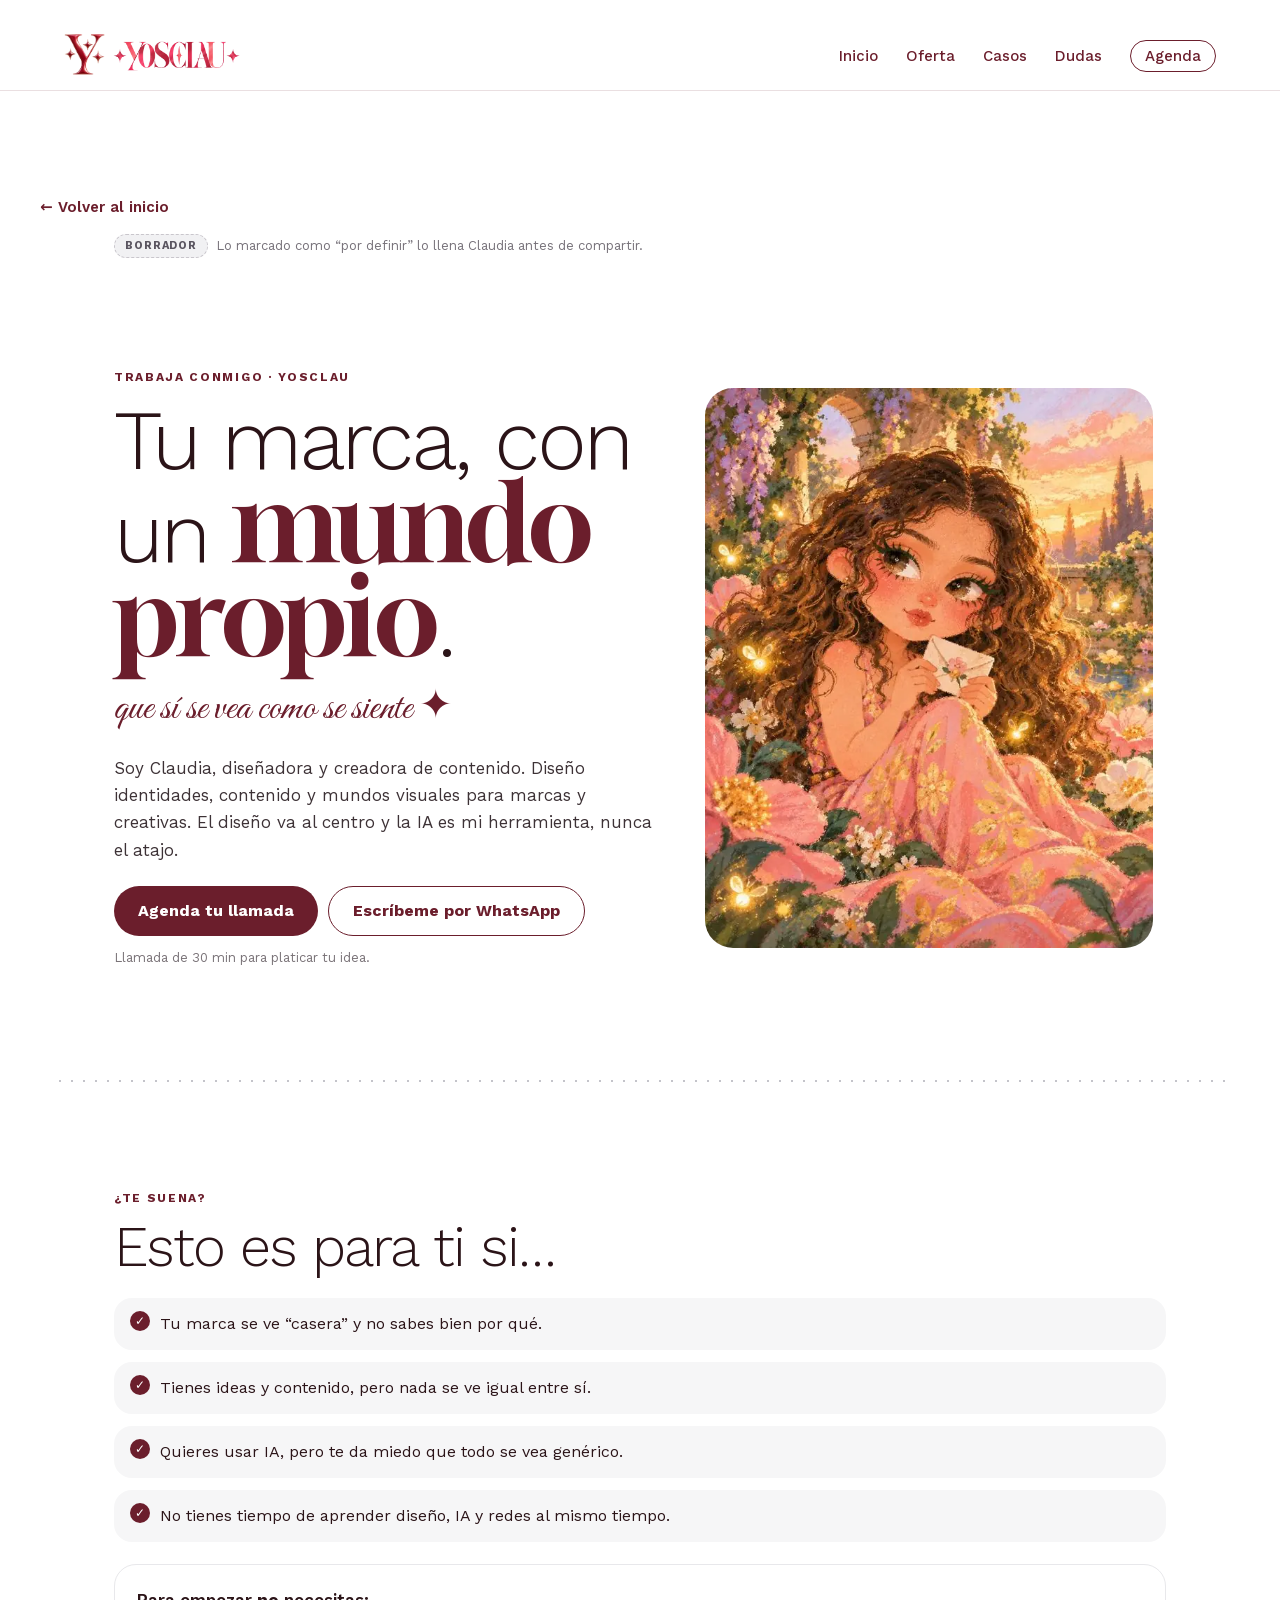
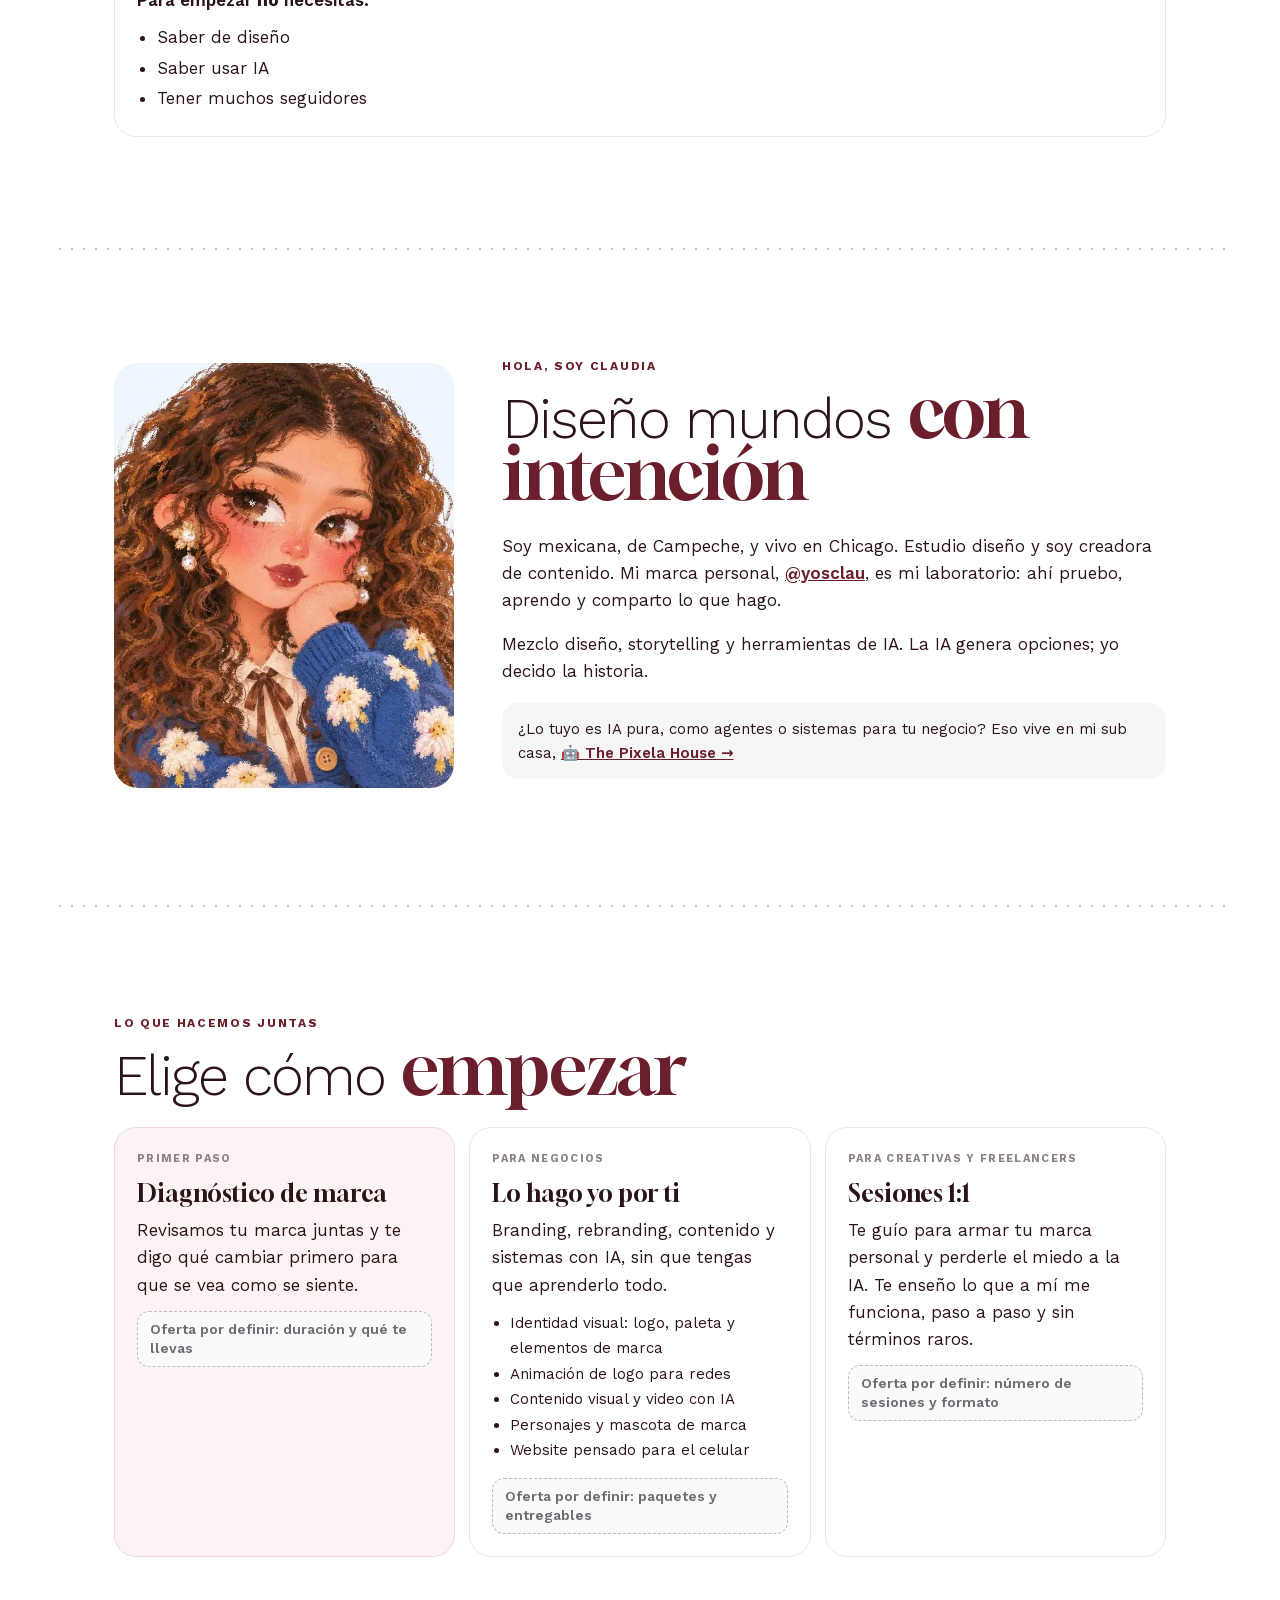
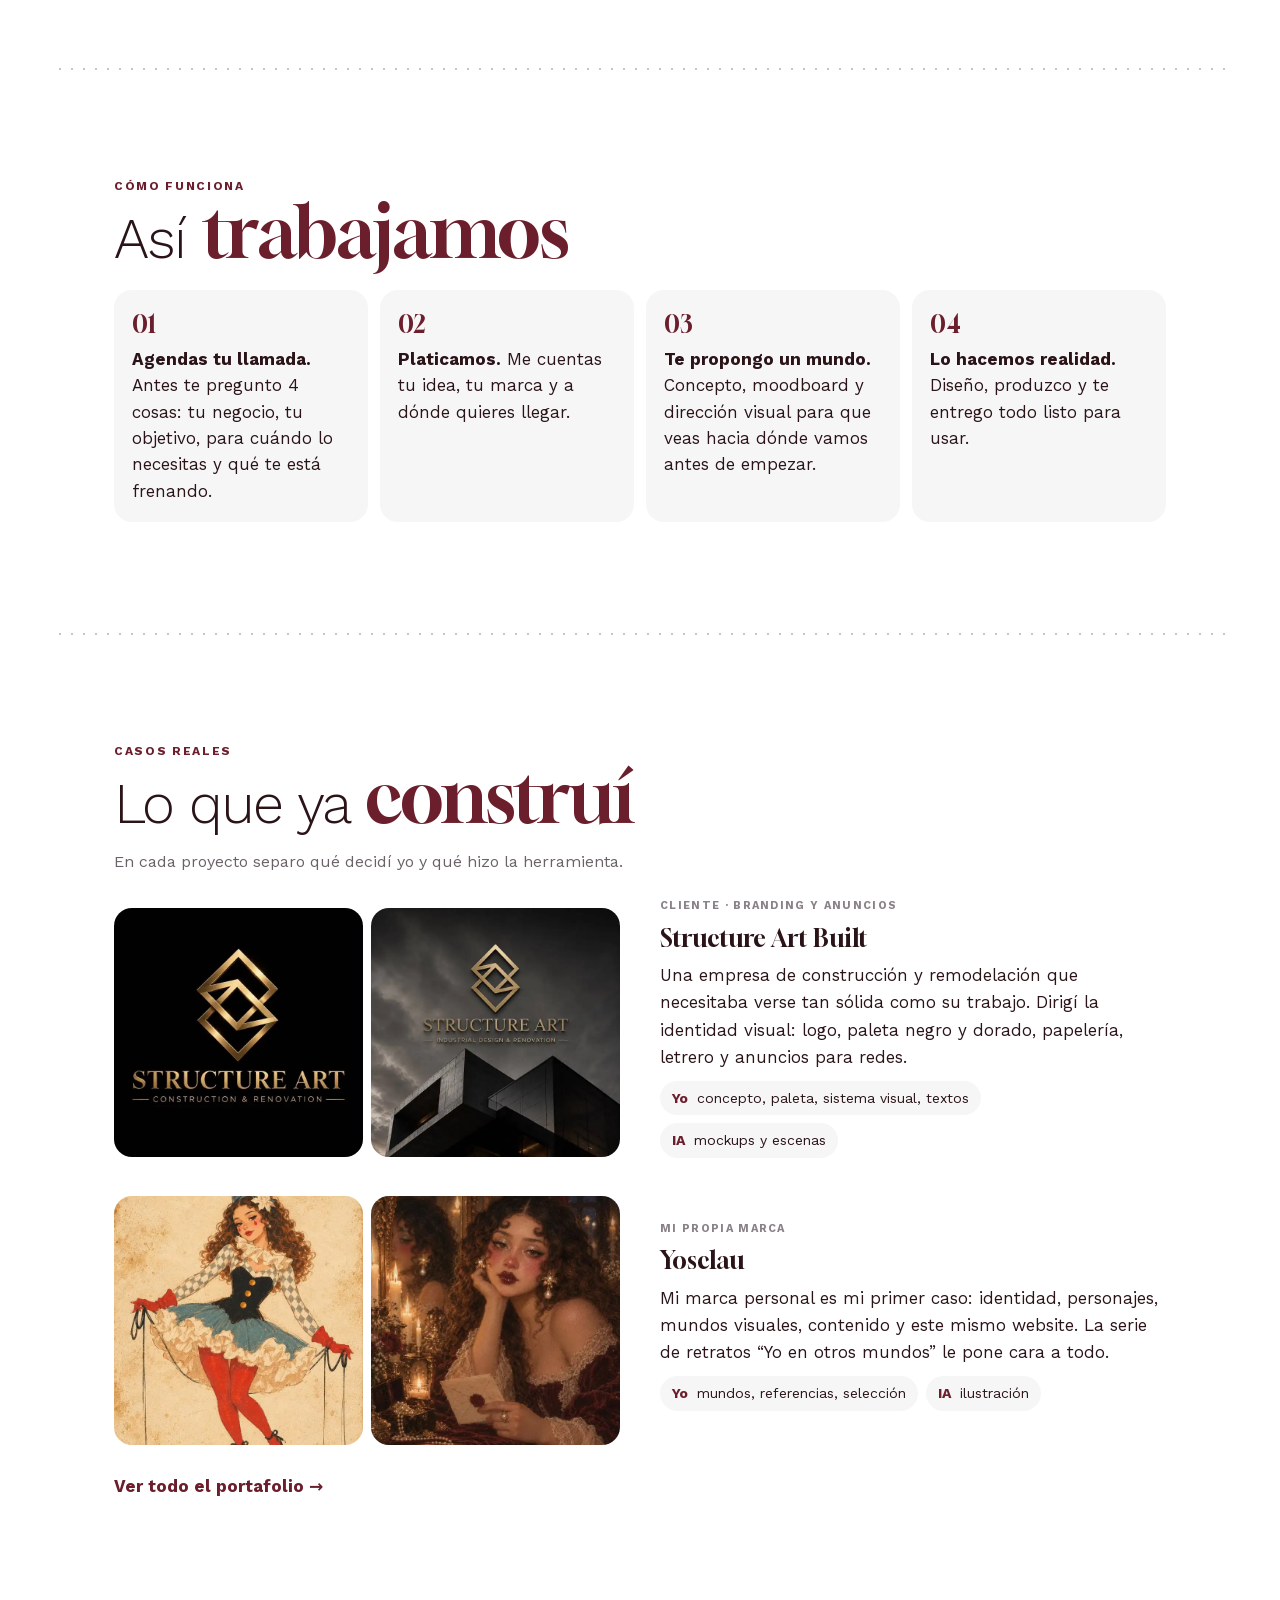
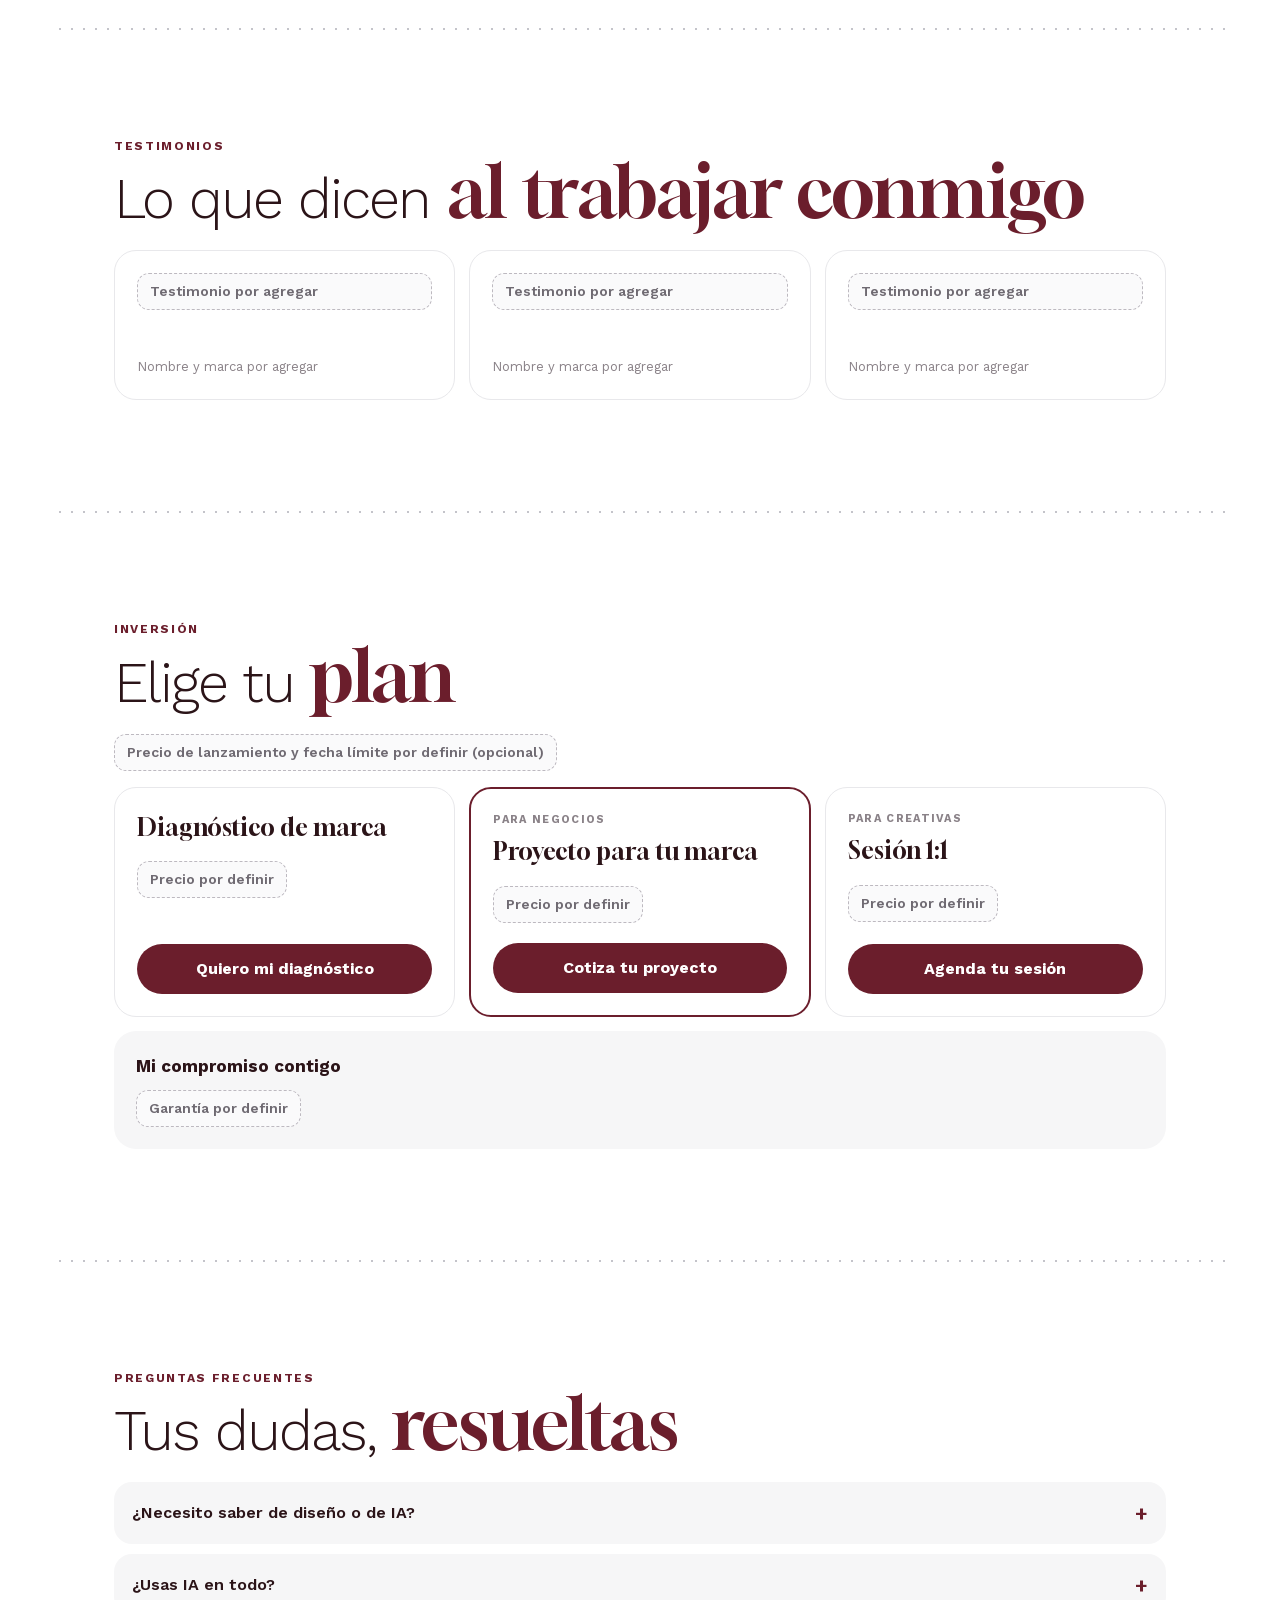
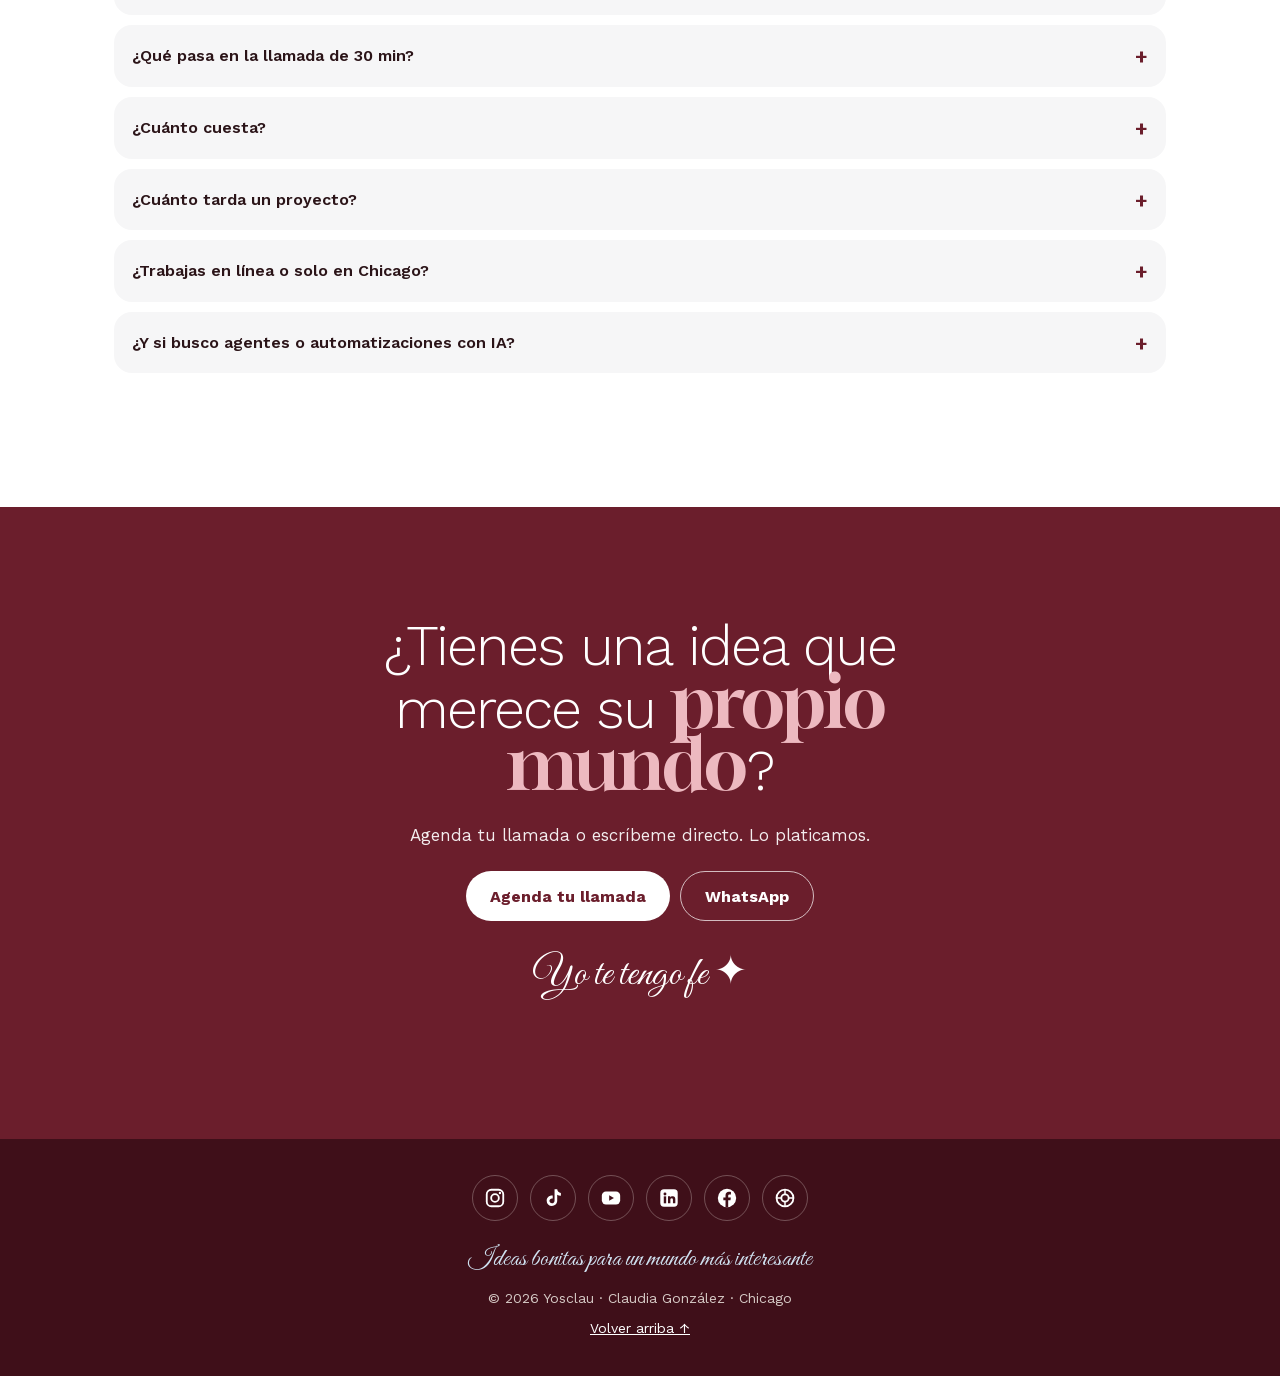
<file: vender.html>
<!doctype html>
<html lang="es">
<head>
<meta charset="utf-8">
<meta name="viewport" content="width=device-width, initial-scale=1, viewport-fit=cover">
<title>Trabaja conmigo · Yosclau · Claudia González</title>
<meta name="description" content="Trabaja con Claudia González (Yosclau): identidad visual, contenido y mundos visuales para tu marca, con el diseño al centro y la IA como herramienta. Agenda una llamada.">
<meta name="theme-color" content="#6b1e2c">
<meta name="robots" content="noindex">
<meta property="og:title" content="Trabaja conmigo · Yosclau">
<meta property="og:description" content="Tu marca, con un mundo propio. Diseño al centro, IA como herramienta.">
<meta property="og:type" content="website">
<meta property="og:image" content="https://yosclau.github.io/og.png?v=logo2">
<link rel="icon" href="favicon-32.png" sizes="32x32" type="image/png">
<link rel="apple-touch-icon" href="apple-touch-icon.png">
<link rel="preload" href="fonts/gloock-normal.woff2" as="font" type="font/woff2" crossorigin>
<link rel="stylesheet" href="styles.css?v=live1">
<link rel="stylesheet" href="test.css?v=live1">
<link rel="stylesheet" href="v2.css?v=live1">
<link rel="stylesheet" href="v3.css?v=live1">
<link rel="stylesheet" href="v3g.css?v=live1">
<link rel="stylesheet" href="v3s.css?v=live1">
<link rel="stylesheet" href="ph.css?v=ph1">
<link rel="stylesheet" href="blanco.css?v=b1">
<link rel="stylesheet" href="vender.css?v=1">
<link rel="stylesheet" href="v5-vender.css?v=2">
</head>
<body class="vd">
<a class="skip" href="#main">Saltar al contenido</a>
<div class="toldo" aria-hidden="true"></div>
<header class="topbar" id="top">
  <a class="wordmark" href="index.html" aria-label="Yosclau, inicio"><img class="wm-y" src="media/v3g/y-mono.webp" alt="" width="223" height="240"><img class="wm-logo" src="media/brand/logo-yosclau-sm.webp" alt="" width="420" height="99"></a>
  <nav aria-label="Secciones">
    <ul>
      <li class="hide-sm"><a href="index.html">Inicio</a></li>
      <li><a href="#oferta">Oferta</a></li>
      <li><a href="#casos">Casos</a></li>
      <li class="hide-sm"><a href="#dudas">Dudas</a></li>
      <li><a class="pill" href="#reservar">Agenda</a></li>
    </ul>
  </nav>
</header>

<main id="main" class="vd-main">

<a class="back vd-back" href="index.html">← Volver al inicio</a>

<p class="vd-draft"><span>Borrador</span> Lo marcado como “por definir” lo llena Claudia antes de compartir.</p>

<!-- 1 · HERO: promesa + CTA -->
<section class="vd-hero" aria-labelledby="vd-h1">
  <div class="vd-hero-txt">
    <p class="vd-kicker">Trabaja conmigo · Yosclau</p>
    <h1 id="vd-h1" class="vd-h1">Tu marca, con un <em>mundo propio</em>.</h1>
    <p class="vd-script">que sí se vea como se siente ✦</p>
    <p class="vd-lede">Soy Claudia, diseñadora y creadora de contenido. Diseño identidades, contenido y mundos visuales para marcas y creativas. El diseño va al centro y la IA es mi herramienta, nunca el atajo.</p>
    <div class="vd-ctas">
      <a class="vd-btn vd-solid" href="https://calendly.com/yosclauuu/30min" target="_blank" rel="noopener">Agenda tu llamada</a>
      <a class="vd-btn vd-line" href="https://wa.me/14708409308?text=%C2%A1Hola%20Claudia%21%20Vi%20tu%20p%C3%A1gina%20y%20quiero%20trabajar%20contigo%20%F0%9F%98%8A" target="_blank" rel="noopener">Escríbeme por WhatsApp</a>
    </div>
    <p class="vd-micro">Llamada de 30 min para platicar tu idea.</p>
  </div>
  <figure class="vd-hero-img">
    <img src="https://yosclau.github.io/m/yo-jardin.webp" width="900" height="1125" alt="Retrato ilustrado de Claudia en un jardín, de su serie Yo en otros mundos" fetchpriority="high">
  </figure>
</section>

<!-- 2 · ¿TE SUENA? (para ti si / no necesitas) -->
<section class="vd-sec" id="para-ti" aria-labelledby="vd-paraTi">
  <p class="vd-kicker">¿Te suena?</p>
  <h2 id="vd-paraTi" class="vd-h2">Esto es para ti si…</h2>
  <ul class="vd-checks">
    <li>Tu marca se ve “casera” y no sabes bien por qué.</li>
    <li>Tienes ideas y contenido, pero nada se ve igual entre sí.</li>
    <li>Quieres usar IA, pero te da miedo que todo se vea genérico.</li>
    <li>No tienes tiempo de aprender diseño, IA y redes al mismo tiempo.</li>
  </ul>
  <div class="vd-card vd-no">
    <p class="vd-no-t">Para empezar <b>no</b> necesitas:</p>
    <ul>
      <li>Saber de diseño</li>
      <li>Saber usar IA</li>
      <li>Tener muchos seguidores</li>
    </ul>
  </div>
</section>

<!-- 3 · QUIÉN SOY -->
<section class="vd-sec vd-quien" id="quien" aria-labelledby="vd-quien">
  <img class="vd-quien-img" src="https://yosclau.github.io/m/yo-margaritas.webp" width="900" height="1125" alt="Retrato ilustrado de Claudia con margaritas" loading="lazy">
  <div>
    <p class="vd-kicker">Hola, soy Claudia</p>
    <h2 id="vd-quien" class="vd-h2">Diseño mundos <em>con intención</em></h2>
    <p>Soy mexicana, de Campeche, y vivo en Chicago. Estudio diseño y soy creadora de contenido. Mi marca personal, <a href="https://www.instagram.com/yosclau/" target="_blank" rel="noopener">@yosclau</a>, es mi laboratorio: ahí pruebo, aprendo y comparto lo que hago.</p>
    <p>Mezclo diseño, storytelling y herramientas de IA. La IA genera opciones; yo decido la historia.</p>
    <p class="vd-ph">¿Lo tuyo es IA pura, como agentes o sistemas para tu negocio? Eso vive en mi sub casa, <a href="https://thepixelahouse-gafete.sites.tab.bot/">🤖 The Pixela House →</a></p>
  </div>
</section>

<!-- 4 · LA OFERTA -->
<section class="vd-sec" id="oferta" aria-labelledby="vd-oferta">
  <p class="vd-kicker">Lo que hacemos juntas</p>
  <h2 id="vd-oferta" class="vd-h2">Elige cómo <em>empezar</em></h2>
  <div class="vd-grid">
    <article class="vd-card vd-offer vd-entry">
      <p class="vd-tag">Primer paso</p>
      <h3 class="vd-h3">Diagnóstico de marca</h3>
      <p>Revisamos tu marca juntas y te digo qué cambiar primero para que se vea como se siente.</p>
      <span class="vd-tbd">Oferta por definir: duración y qué te llevas</span>
    </article>
    <article class="vd-card vd-offer">
      <p class="vd-tag">Para negocios</p>
      <h3 class="vd-h3">Lo hago yo por ti</h3>
      <p>Branding, rebranding, contenido y sistemas con IA, sin que tengas que aprenderlo todo.</p>
      <ul class="vd-inc">
        <li>Identidad visual: logo, paleta y elementos de marca</li>
        <li>Animación de logo para redes</li>
        <li>Contenido visual y video con IA</li>
        <li>Personajes y mascota de marca</li>
        <li>Website pensado para el celular</li>
      </ul>
      <span class="vd-tbd">Oferta por definir: paquetes y entregables</span>
    </article>
    <article class="vd-card vd-offer">
      <p class="vd-tag">Para creativas y freelancers</p>
      <h3 class="vd-h3">Sesiones 1:1</h3>
      <p>Te guío para armar tu marca personal y perderle el miedo a la IA. Te enseño lo que a mí me funciona, paso a paso y sin términos raros.</p>
      <span class="vd-tbd">Oferta por definir: número de sesiones y formato</span>
    </article>
  </div>
</section>

<!-- 5 · CÓMO FUNCIONA -->
<section class="vd-sec" id="como" aria-labelledby="vd-como">
  <p class="vd-kicker">Cómo funciona</p>
  <h2 id="vd-como" class="vd-h2">Así <em>trabajamos</em></h2>
  <ol class="vd-steps">
    <li><b>Agendas tu llamada.</b> Antes te pregunto 4 cosas: tu negocio, tu objetivo, para cuándo lo necesitas y qué te está frenando.</li>
    <li><b>Platicamos.</b> Me cuentas tu idea, tu marca y a dónde quieres llegar.</li>
    <li><b>Te propongo un mundo.</b> Concepto, moodboard y dirección visual para que veas hacia dónde vamos antes de empezar.</li>
    <li><b>Lo hacemos realidad.</b> Diseño, produzco y te entrego todo listo para usar.</li>
  </ol>
</section>

<!-- 6 · CASOS REALES (prueba) -->
<section class="vd-sec" id="casos" aria-labelledby="vd-casos">
  <p class="vd-kicker">Casos reales</p>
  <h2 id="vd-casos" class="vd-h2">Lo que ya <em>construí</em></h2>
  <p class="vd-sub">En cada proyecto separo qué decidí yo y qué hizo la herramienta.</p>
  <article class="vd-case">
    <div class="vd-case-imgs">
      <img src="https://yosclau.github.io/m/structure-01.webp" width="900" height="900" alt="Logotipo dorado de Structure Art sobre negro" loading="lazy">
      <img src="https://yosclau.github.io/m/structure-04.webp" width="900" height="900" alt="Letrero de Structure Art en fachada" loading="lazy">
    </div>
    <div class="vd-case-txt">
      <p class="vd-tag">Cliente · Branding y anuncios</p>
      <h3 class="vd-h3">Structure Art Built</h3>
      <p>Una empresa de construcción y remodelación que necesitaba verse tan sólida como su trabajo. Dirigí la identidad visual: logo, paleta negro y dorado, papelería, letrero y anuncios para redes.</p>
      <p class="vd-yoia"><span><b>Yo</b> concepto, paleta, sistema visual, textos</span><span><b>IA</b> mockups y escenas</span></p>
    </div>
  </article>
  <article class="vd-case">
    <div class="vd-case-imgs">
      <img src="https://yosclau.github.io/m/yo-arlequin.webp" width="900" height="1125" alt="Retrato ilustrado de Claudia como arlequín de papel" loading="lazy">
      <img src="https://yosclau.github.io/m/yo-barroco.webp" width="900" height="1125" alt="Retrato ilustrado de Claudia en estilo barroco" loading="lazy">
    </div>
    <div class="vd-case-txt">
      <p class="vd-tag">Mi propia marca</p>
      <h3 class="vd-h3">Yosclau</h3>
      <p>Mi marca personal es mi primer caso: identidad, personajes, mundos visuales, contenido y este mismo website. La serie de retratos “Yo en otros mundos” le pone cara a todo.</p>
      <p class="vd-yoia"><span><b>Yo</b> mundos, referencias, selección</span><span><b>IA</b> ilustración</span></p>
    </div>
  </article>
  <p class="vd-more"><a href="portafolio.html">Ver todo el portafolio →</a></p>
</section>

<!-- 7 · TESTIMONIOS -->
<section class="vd-sec" id="testimonios" aria-labelledby="vd-test">
  <p class="vd-kicker">Testimonios</p>
  <h2 id="vd-test" class="vd-h2">Lo que dicen <em>al trabajar conmigo</em></h2>
  <div class="vd-grid">
    <figure class="vd-card vd-quote"><span class="vd-tbd">Testimonio por agregar</span><figcaption>Nombre y marca por agregar</figcaption></figure>
    <figure class="vd-card vd-quote"><span class="vd-tbd">Testimonio por agregar</span><figcaption>Nombre y marca por agregar</figcaption></figure>
    <figure class="vd-card vd-quote"><span class="vd-tbd">Testimonio por agregar</span><figcaption>Nombre y marca por agregar</figcaption></figure>
  </div>
</section>

<!-- 8 · PRECIOS + GARANTÍA -->
<section class="vd-sec" id="precios" aria-labelledby="vd-precios">
  <p class="vd-kicker">Inversión</p>
  <h2 id="vd-precios" class="vd-h2">Elige tu <em>plan</em></h2>
  <span class="vd-tbd">Precio de lanzamiento y fecha límite por definir (opcional)</span>
  <div class="vd-grid vd-prices">
    <article class="vd-card vd-price">
      <h3 class="vd-h3">Diagnóstico de marca</h3>
      <p class="vd-amount"><span class="vd-tbd">Precio por definir</span></p>
      <a class="vd-btn vd-solid" href="https://calendly.com/yosclauuu/30min" target="_blank" rel="noopener">Quiero mi diagnóstico</a>
    </article>
    <article class="vd-card vd-price vd-star">
      <p class="vd-tag">Para negocios</p>
      <h3 class="vd-h3">Proyecto para tu marca</h3>
      <p class="vd-amount"><span class="vd-tbd">Precio por definir</span></p>
      <a class="vd-btn vd-solid" href="https://wa.me/14708409308?text=%C2%A1Hola%20Claudia%21%20Vi%20tu%20p%C3%A1gina%20y%20quiero%20trabajar%20contigo%20%F0%9F%98%8A" target="_blank" rel="noopener">Cotiza tu proyecto</a>
    </article>
    <article class="vd-card vd-price">
      <p class="vd-tag">Para creativas</p>
      <h3 class="vd-h3">Sesión 1:1</h3>
      <p class="vd-amount"><span class="vd-tbd">Precio por definir</span></p>
      <a class="vd-btn vd-solid" href="https://calendly.com/yosclauuu/30min" target="_blank" rel="noopener">Agenda tu sesión</a>
    </article>
  </div>
  <div class="vd-card vd-guar">
    <p class="vd-guar-t">Mi compromiso contigo</p>
    <span class="vd-tbd">Garantía por definir</span>
  </div>
</section>

<!-- 9 · DUDAS (FAQ) -->
<section class="vd-sec" id="dudas" aria-labelledby="vd-dudas">
  <p class="vd-kicker">Preguntas frecuentes</p>
  <h2 id="vd-dudas" class="vd-h2">Tus dudas, <em>resueltas</em></h2>
  <div class="vd-faq">
    <details><summary>¿Necesito saber de diseño o de IA?</summary><p>No. Tú me cuentas tu idea y yo me encargo de la dirección, el diseño y las herramientas.</p></details>
    <details><summary>¿Usas IA en todo?</summary><p>Uso la IA como herramienta dentro de mi proceso creativo, para explorar rápido muchas versiones. El concepto, la selección y el sistema visual los decido yo.</p></details>
    <details><summary>¿Qué pasa en la llamada de 30 min?</summary><p>Me cuentas tu idea, tu marca y a dónde quieres llegar, y vemos juntas cuál es el mejor primer paso.</p></details>
    <details><summary>¿Cuánto cuesta?</summary><p><span class="vd-tbd">Respuesta por definir</span></p></details>
    <details><summary>¿Cuánto tarda un proyecto?</summary><p><span class="vd-tbd">Respuesta por definir</span></p></details>
    <details><summary>¿Trabajas en línea o solo en Chicago?</summary><p><span class="vd-tbd">Respuesta por definir</span></p></details>
    <details><summary>¿Y si busco agentes o automatizaciones con IA?</summary><p>Eso vive en mi sub casa de IA, <a href="https://thepixelahouse-gafete.sites.tab.bot/">The Pixela House</a>.</p></details>
  </div>
</section>

<!-- 10 · CIERRE + CTA -->
<section class="vd-close" id="reservar" aria-labelledby="vd-close">
  <h2 id="vd-close" class="vd-h2">¿Tienes una idea que merece su <em>propio mundo</em>?</h2>
  <p>Agenda tu llamada o escríbeme directo. Lo platicamos.</p>
  <div class="vd-ctas">
    <a class="vd-btn vd-white" href="https://calendly.com/yosclauuu/30min" target="_blank" rel="noopener">Agenda tu llamada</a>
    <a class="vd-btn vd-ghost" href="https://wa.me/14708409308?text=%C2%A1Hola%20Claudia%21%20Vi%20tu%20p%C3%A1gina%20y%20quiero%20trabajar%20contigo%20%F0%9F%98%8A" target="_blank" rel="noopener">WhatsApp</a>
  </div>
  <p class="vd-script vd-fe">Yo te tengo fe ✦</p>
</section>

</main>

<footer class="footer">
  <ul class="foot-social" aria-label="Redes sociales">
    <li><a href="https://instagram.com/yosclau" target="_blank" rel="noopener" aria-label="Instagram" title="Instagram"><svg viewBox="0 0 24 24" aria-hidden="true" focusable="false"><rect x="3" y="3" width="18" height="18" rx="5" fill="none" stroke="currentColor" stroke-width="2"/><circle cx="12" cy="12" r="4.2" fill="none" stroke="currentColor" stroke-width="2"/><circle cx="17.4" cy="6.6" r="1.3" fill="currentColor"/></svg></a></li>
    <li><a href="https://www.tiktok.com/@yosclau" target="_blank" rel="noopener" aria-label="TikTok" title="TikTok"><svg viewBox="0 0 24 24" aria-hidden="true" focusable="false"><path fill="currentColor" d="M16.6 2.5c.3 2.3 1.7 3.8 4 4v3c-1.5.1-2.8-.4-4-1.1v6.4c0 3.6-2.7 5.9-5.8 5.9a5.7 5.7 0 0 1-5.7-5.8c0-3.5 3.1-6 6.6-5.5v3.1c-1.7-.4-3.6.6-3.6 2.5 0 1.6 1.3 2.7 2.8 2.7 1.7 0 2.8-1.2 2.8-3.1V2.5z"/></svg></a></li>
    <li><a href="https://www.youtube.com/@yosclau" target="_blank" rel="noopener" aria-label="YouTube" title="YouTube"><svg viewBox="0 0 24 24" aria-hidden="true" focusable="false"><rect x="2" y="5" width="20" height="14" rx="4.5" fill="currentColor"/><path d="M10 9v6l5.2-3z" fill="var(--icon-bg,#f4ecdf)"/></svg></a></li>
    <li><a href="https://www.linkedin.com/in/yosclau" target="_blank" rel="noopener" aria-label="LinkedIn" title="LinkedIn"><svg viewBox="0 0 24 24" aria-hidden="true" focusable="false"><rect x="2.5" y="2.5" width="19" height="19" rx="4" fill="currentColor"/><g fill="var(--icon-bg,#f4ecdf)"><circle cx="7.6" cy="7.6" r="1.6"/><rect x="6.3" y="10.2" width="2.6" height="7.6"/><path d="M10.9 10.2h2.5v1.1c.4-.7 1.3-1.3 2.6-1.3 2.5 0 2.9 1.6 2.9 3.7v4.1h-2.6v-3.6c0-.9-.1-2-1.3-2-1.3 0-1.5 1-1.5 1.9v3.7h-2.6z"/></g></svg></a></li>
    <li><a href="https://www.facebook.com/yosclau" target="_blank" rel="noopener" aria-label="Facebook" title="Facebook"><svg viewBox="0 0 24 24" aria-hidden="true" focusable="false"><circle cx="12" cy="12" r="10" fill="currentColor"/><path fill="var(--icon-bg,#f4ecdf)" d="M13.3 22v-7.6h2.5l.4-3h-2.9V9.6c0-.9.3-1.5 1.5-1.5h1.5V5.4c-.3 0-1.2-.1-2.2-.1-2.2 0-3.7 1.3-3.7 3.8v2.3H8v3h2.4V22z"/></svg></a></li>
    <li><a href="https://vsco.co/yosclau" target="_blank" rel="noopener" aria-label="VSCO" title="VSCO"><svg viewBox="0 0 24 24" aria-hidden="true" focusable="false"><circle cx="12" cy="12" r="9.2" fill="none" stroke="currentColor" stroke-width="2"/><circle cx="12" cy="12" r="4" fill="none" stroke="currentColor" stroke-width="2"/><path d="M12 2.8v5.2M12 16v5.2M2.8 12H8M16 12h5.2" stroke="currentColor" stroke-width="1.6"/></svg></a></li>
  </ul>
  <p class="script">Ideas bonitas para un mundo más interesante</p>
  <p>© 2026 Yosclau · Claudia González · Chicago</p>
  <a href="#top" class="totop">Volver arriba ↑</a>
</footer>
</body>
</html>
</file>
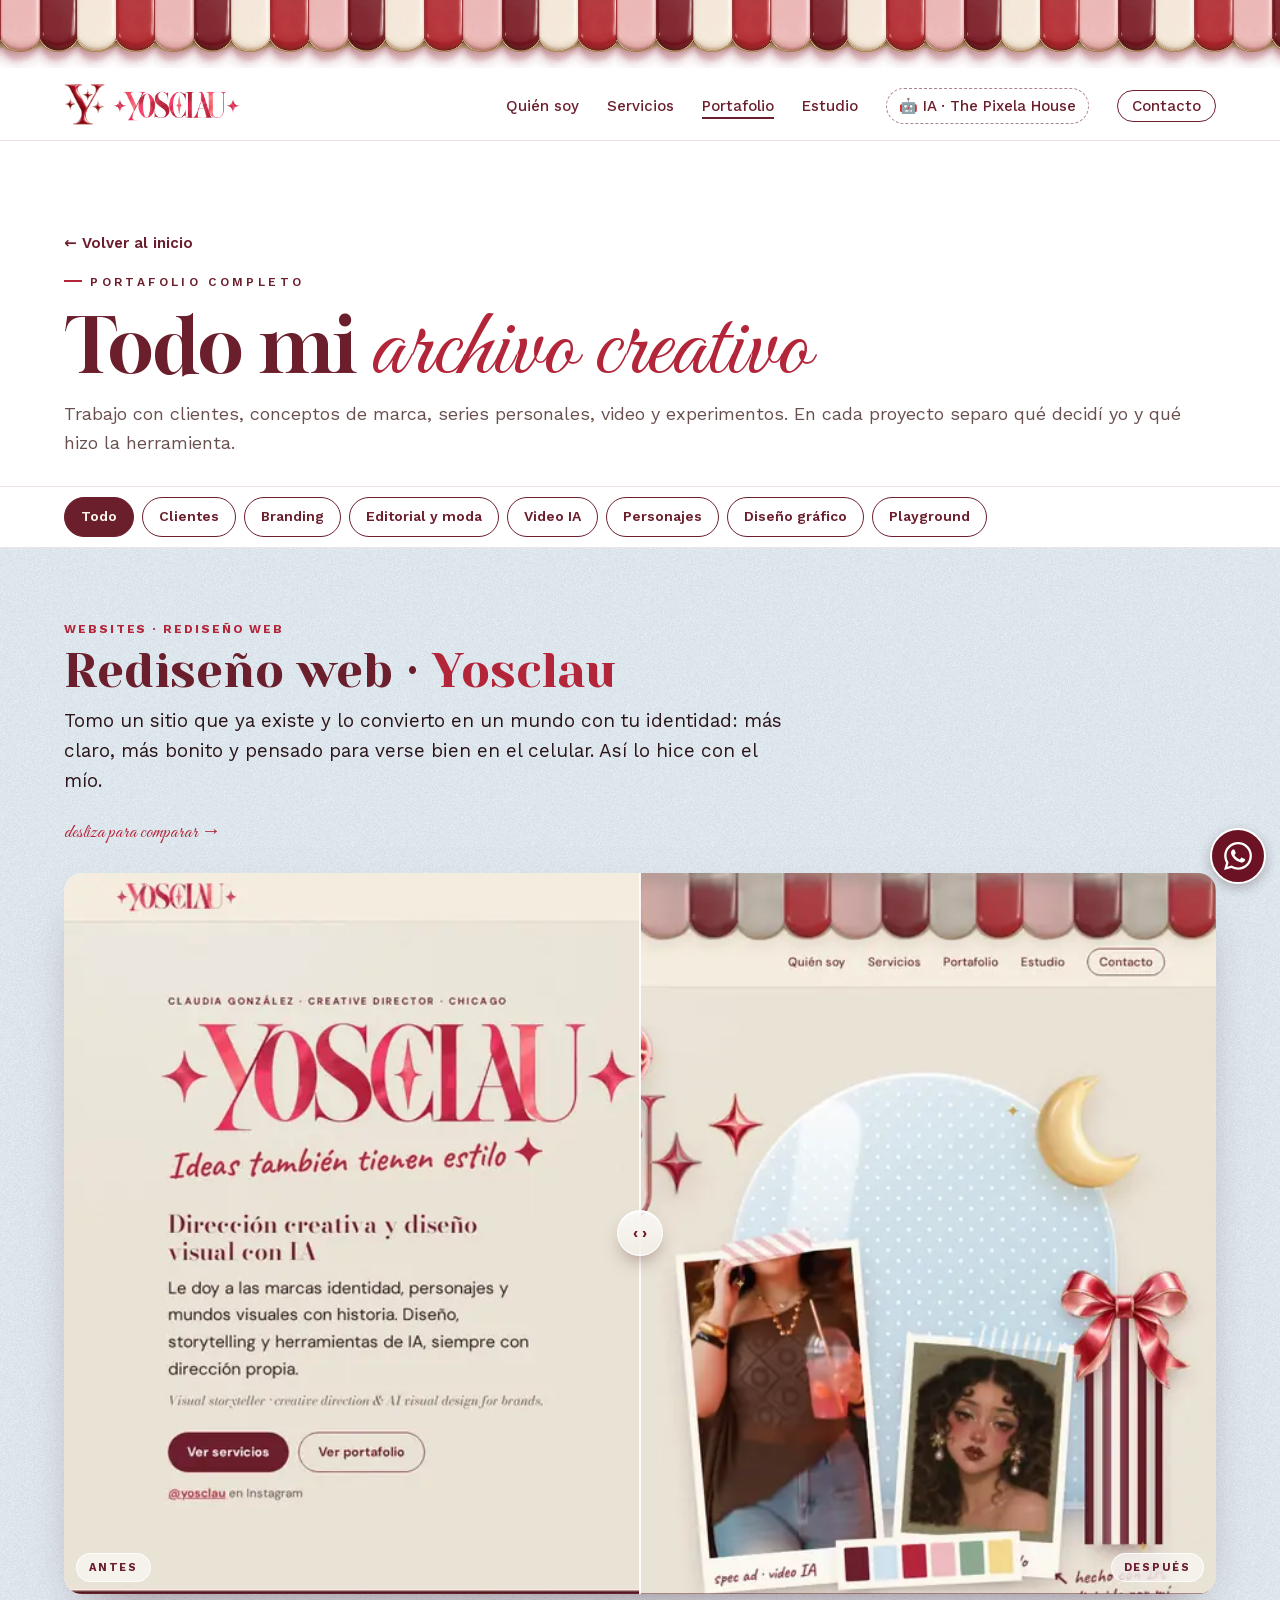
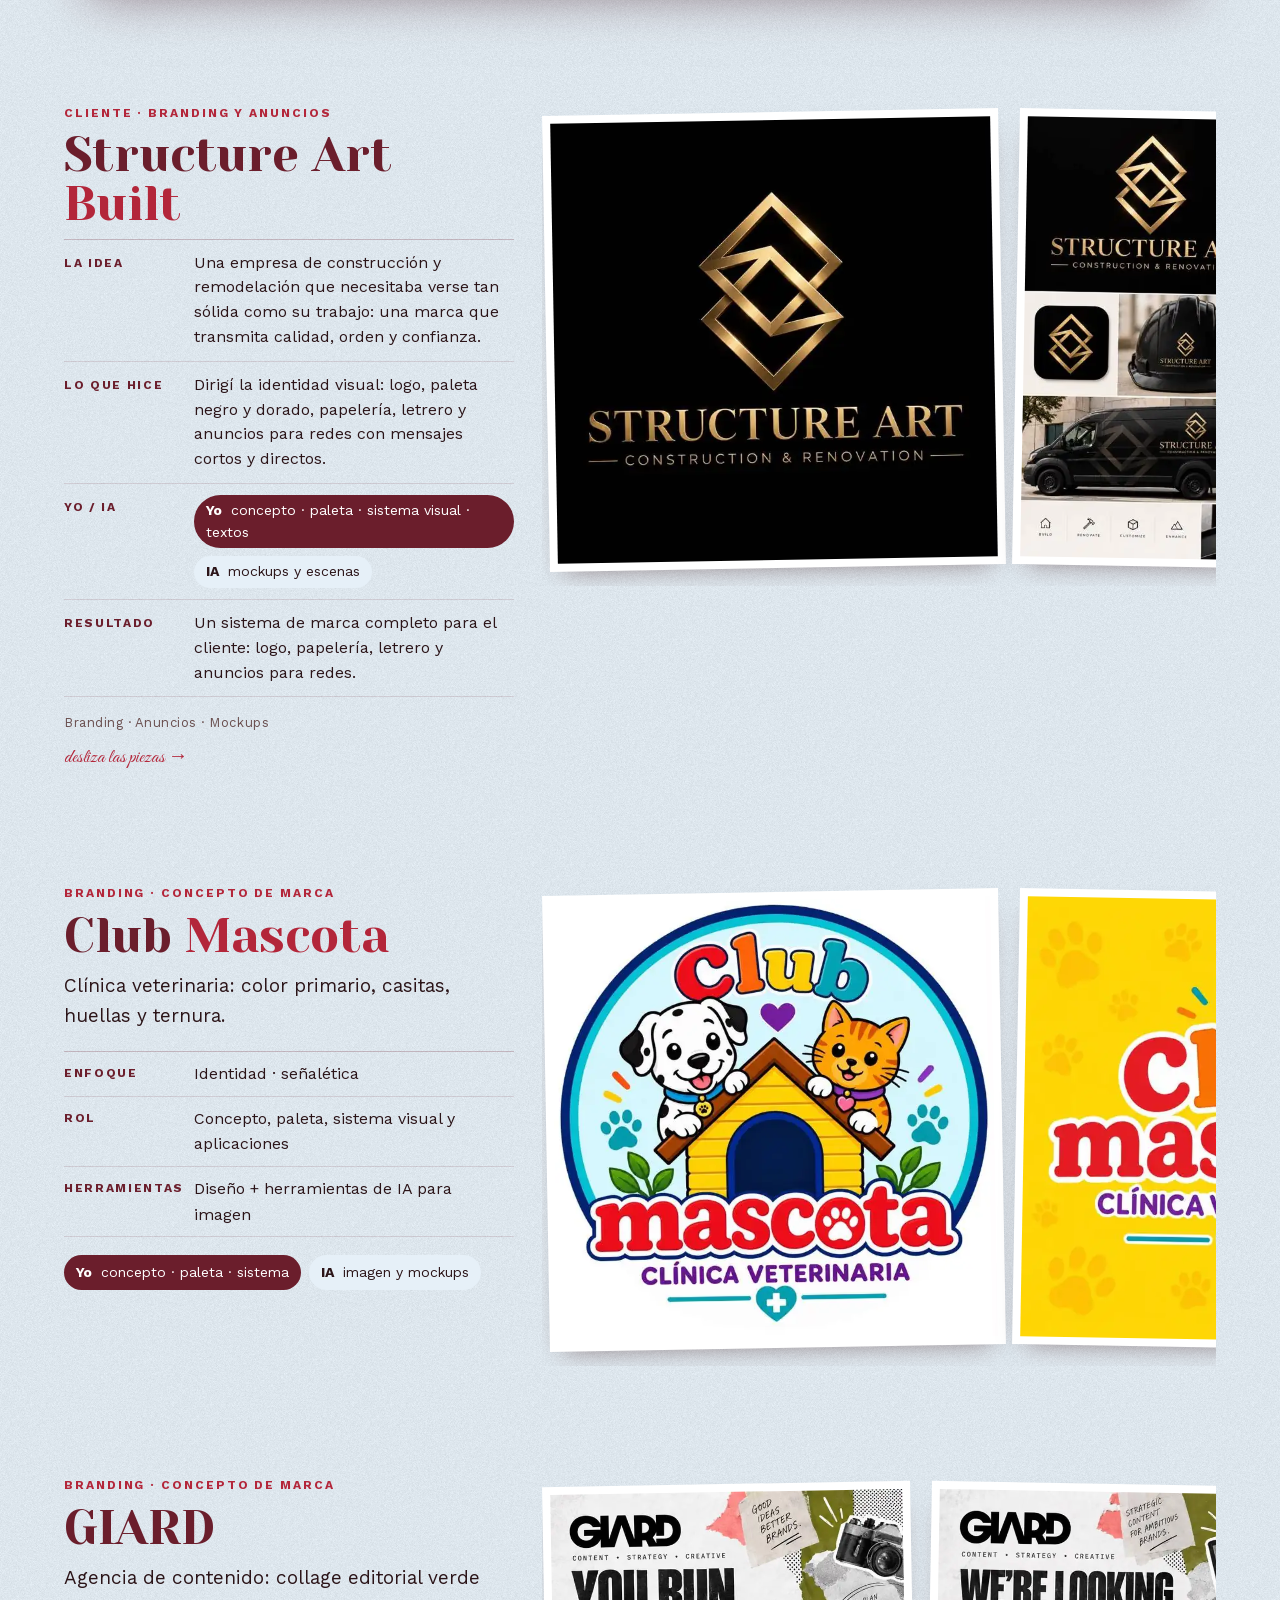
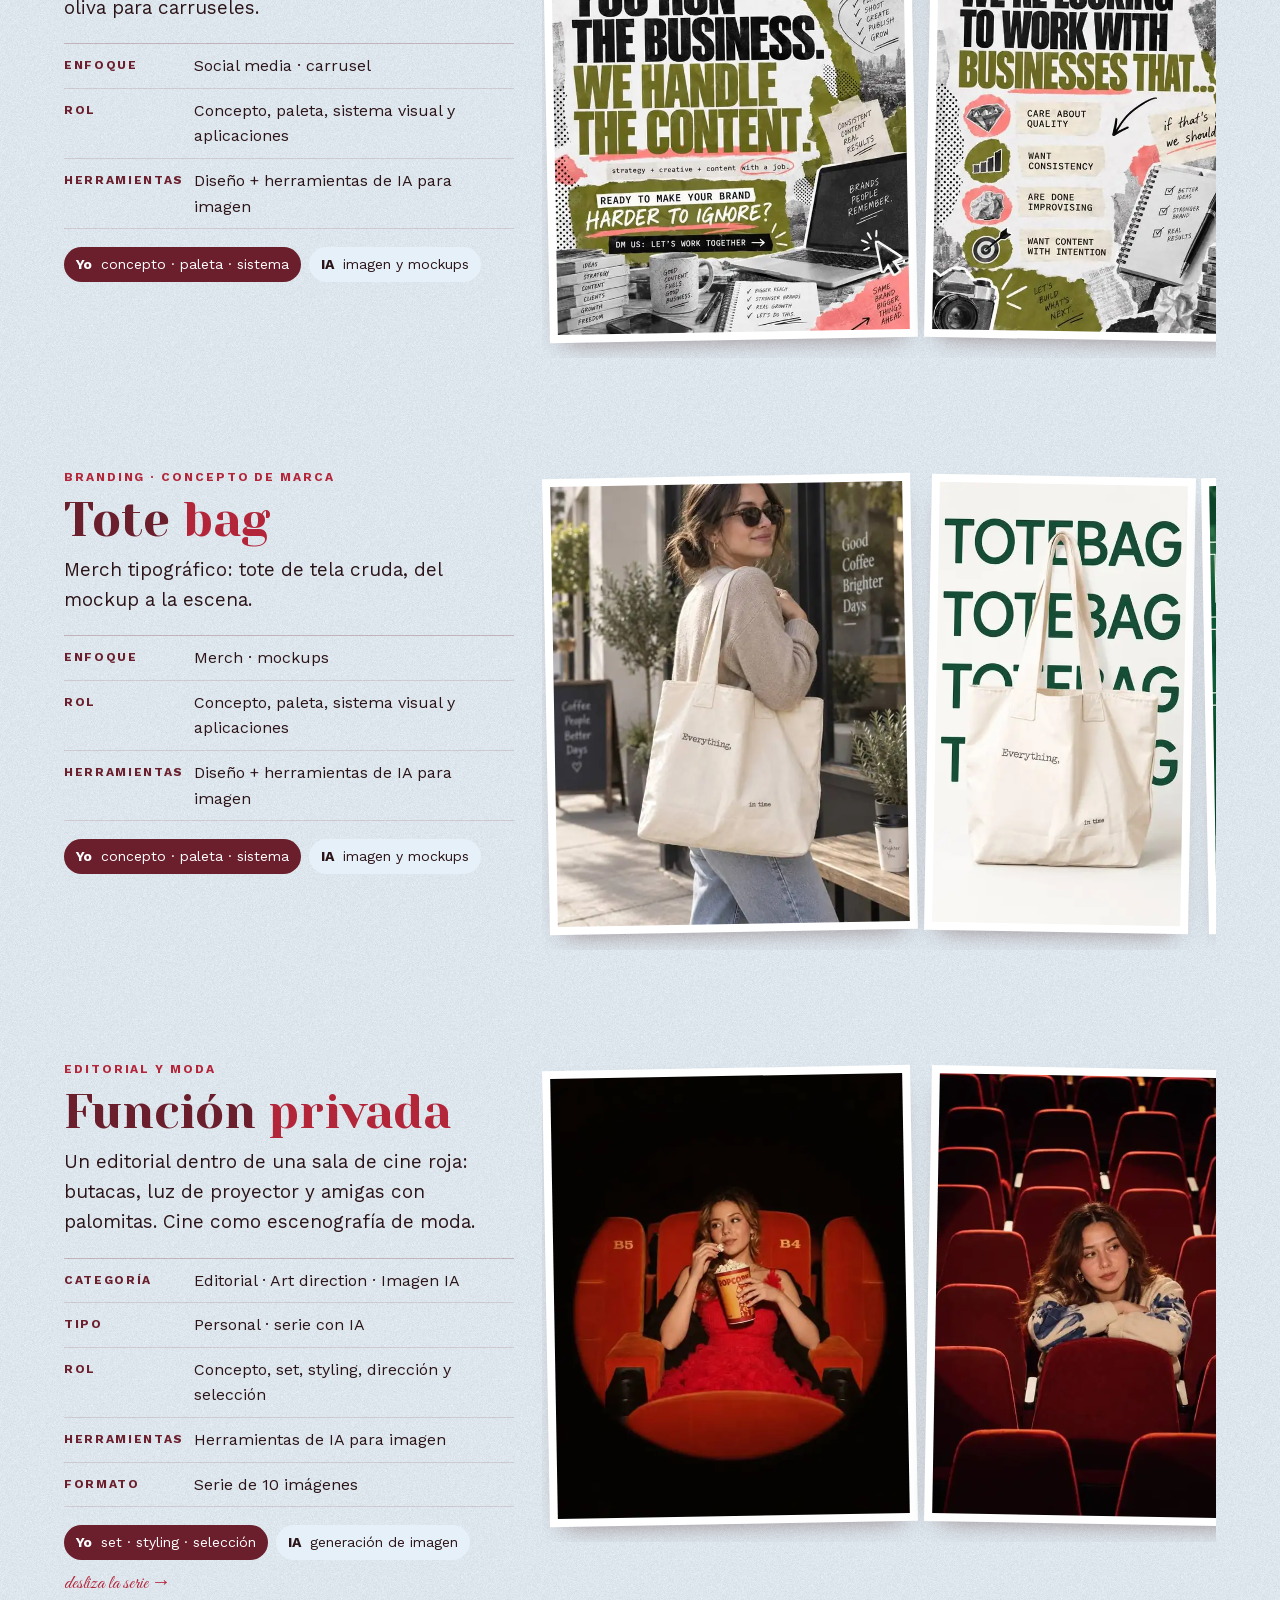
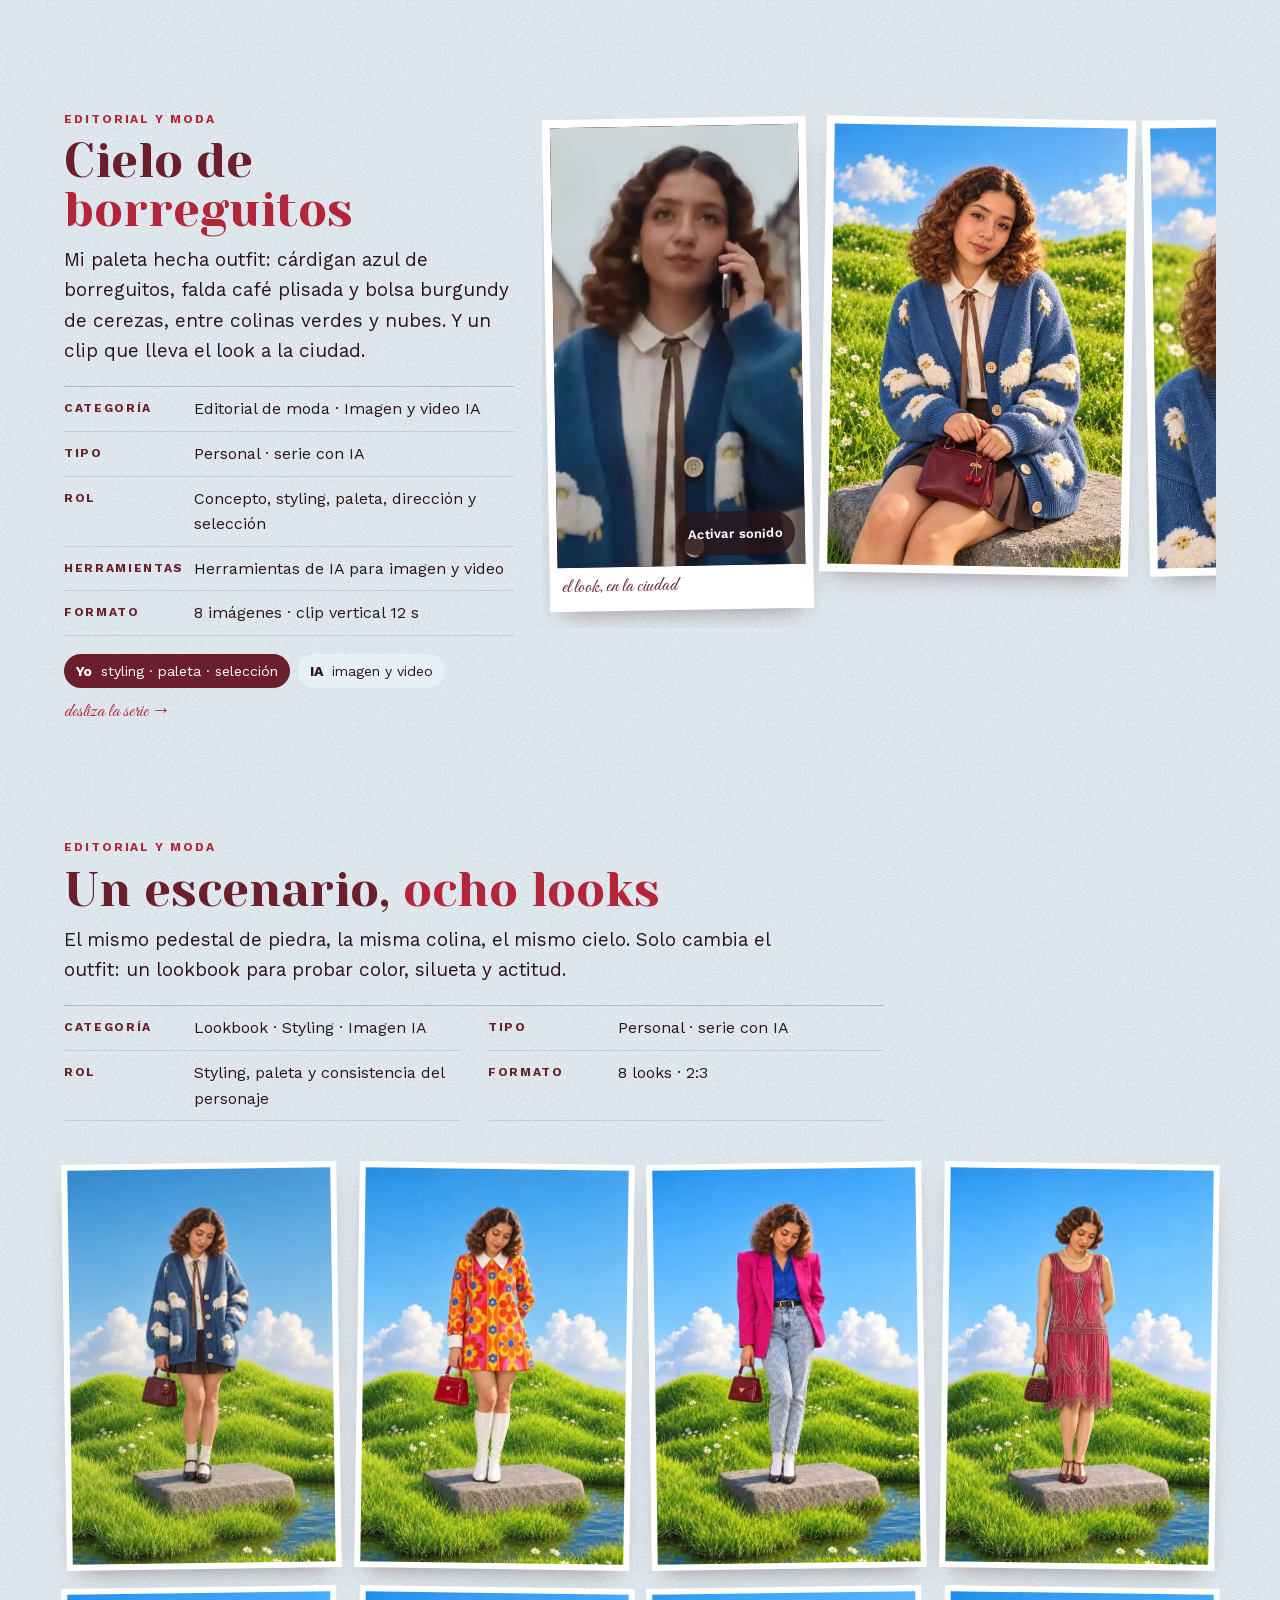
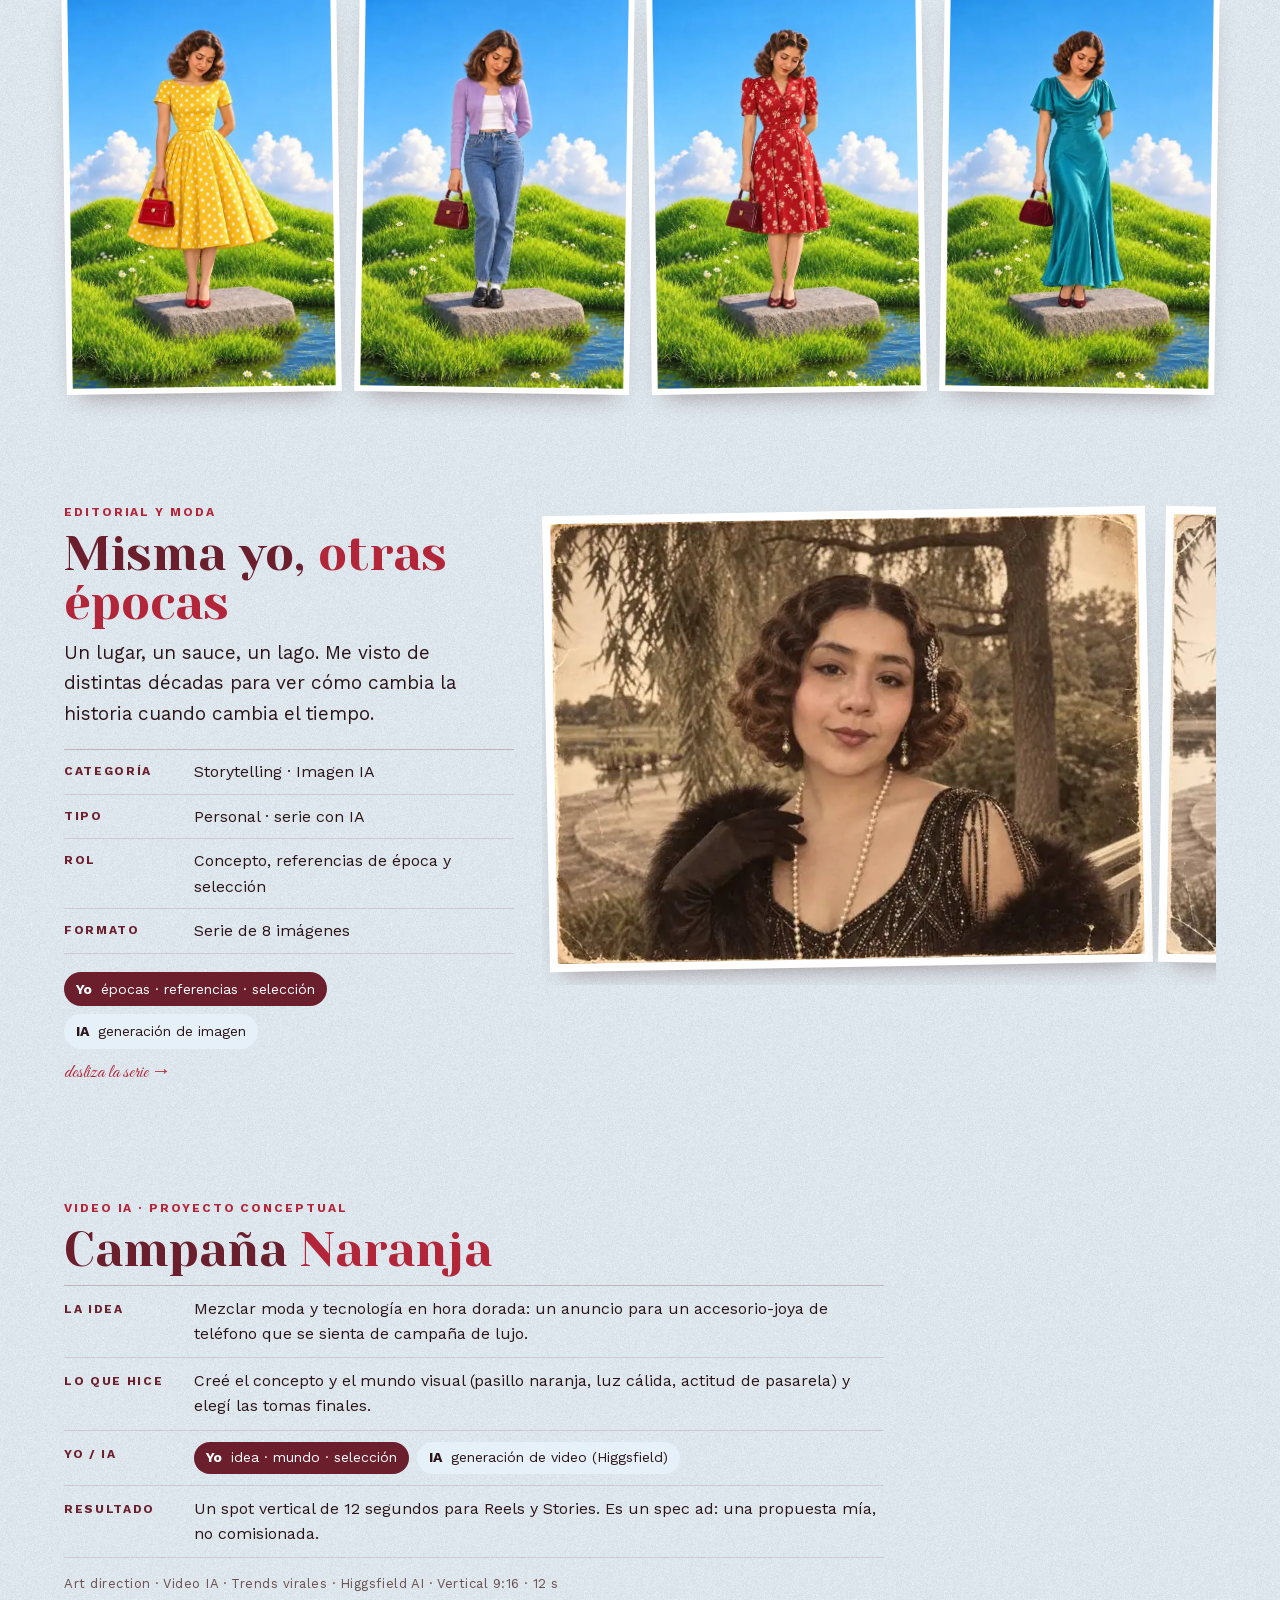
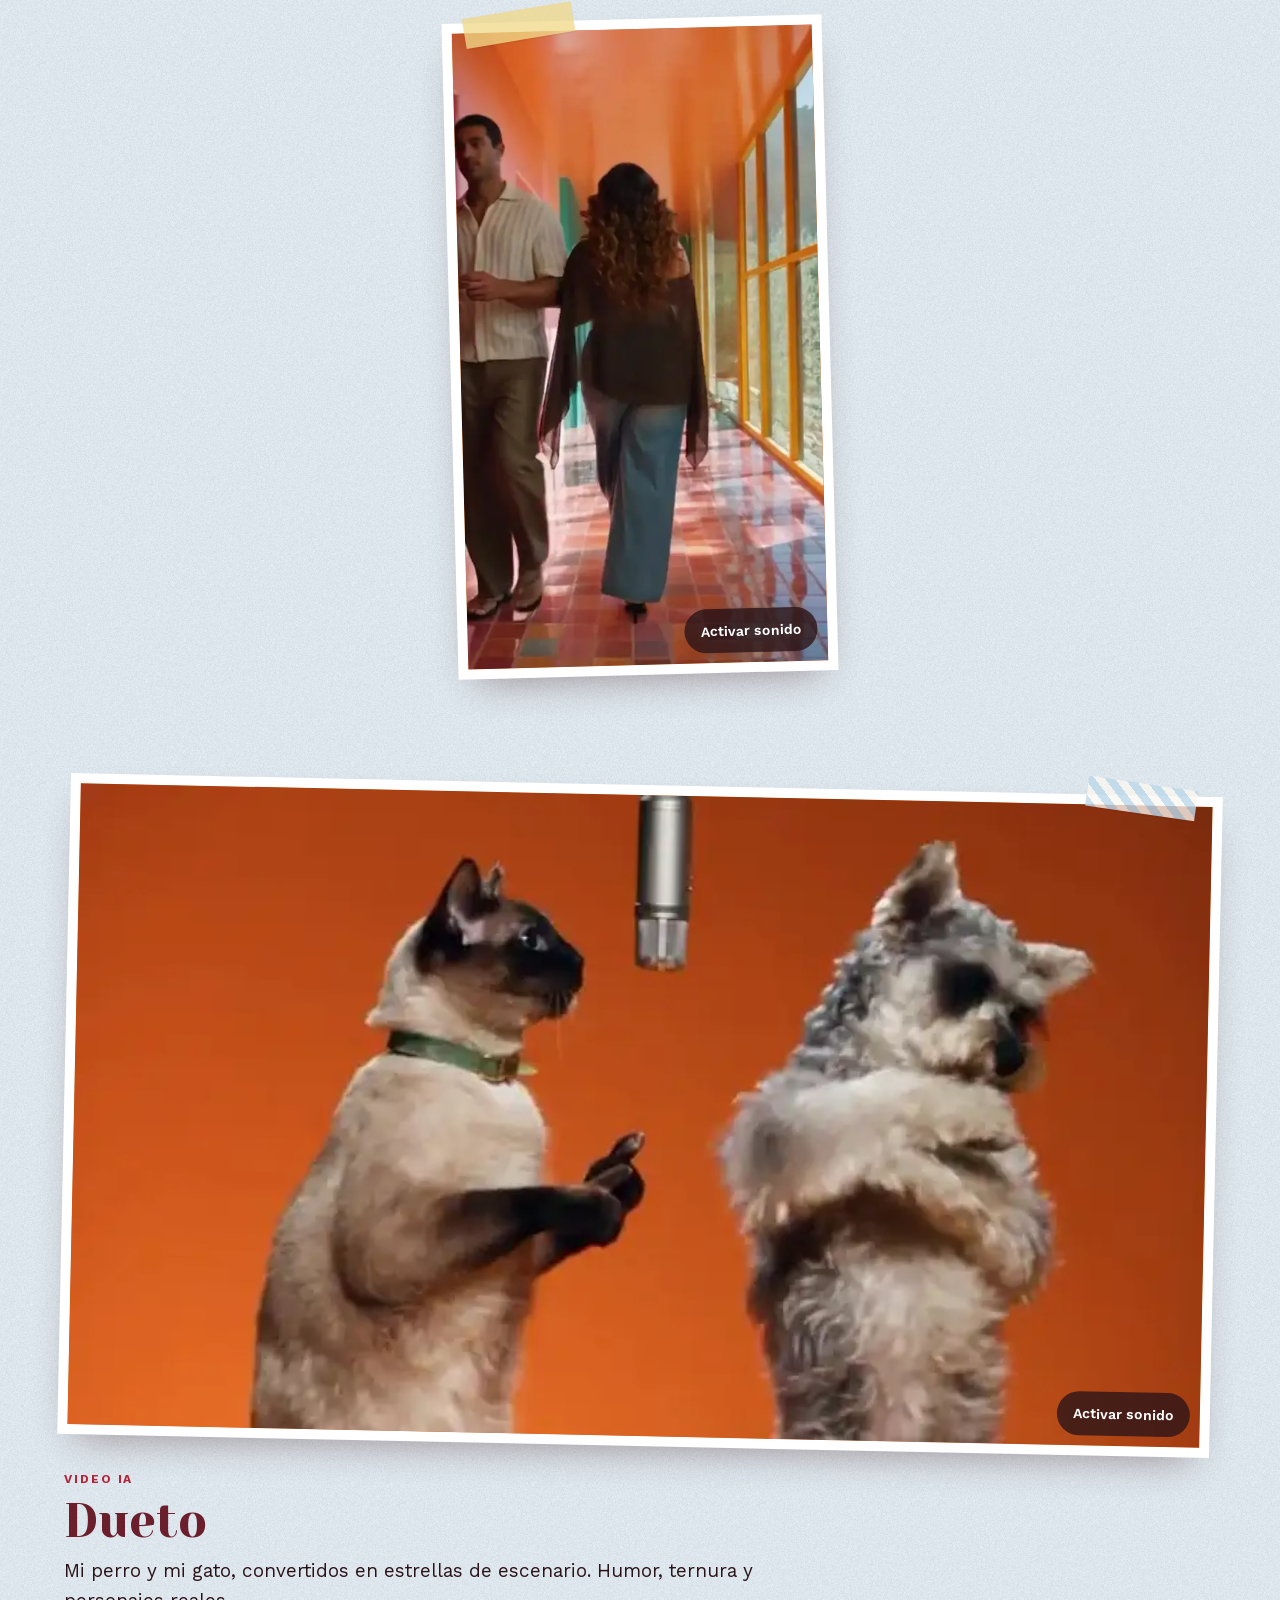
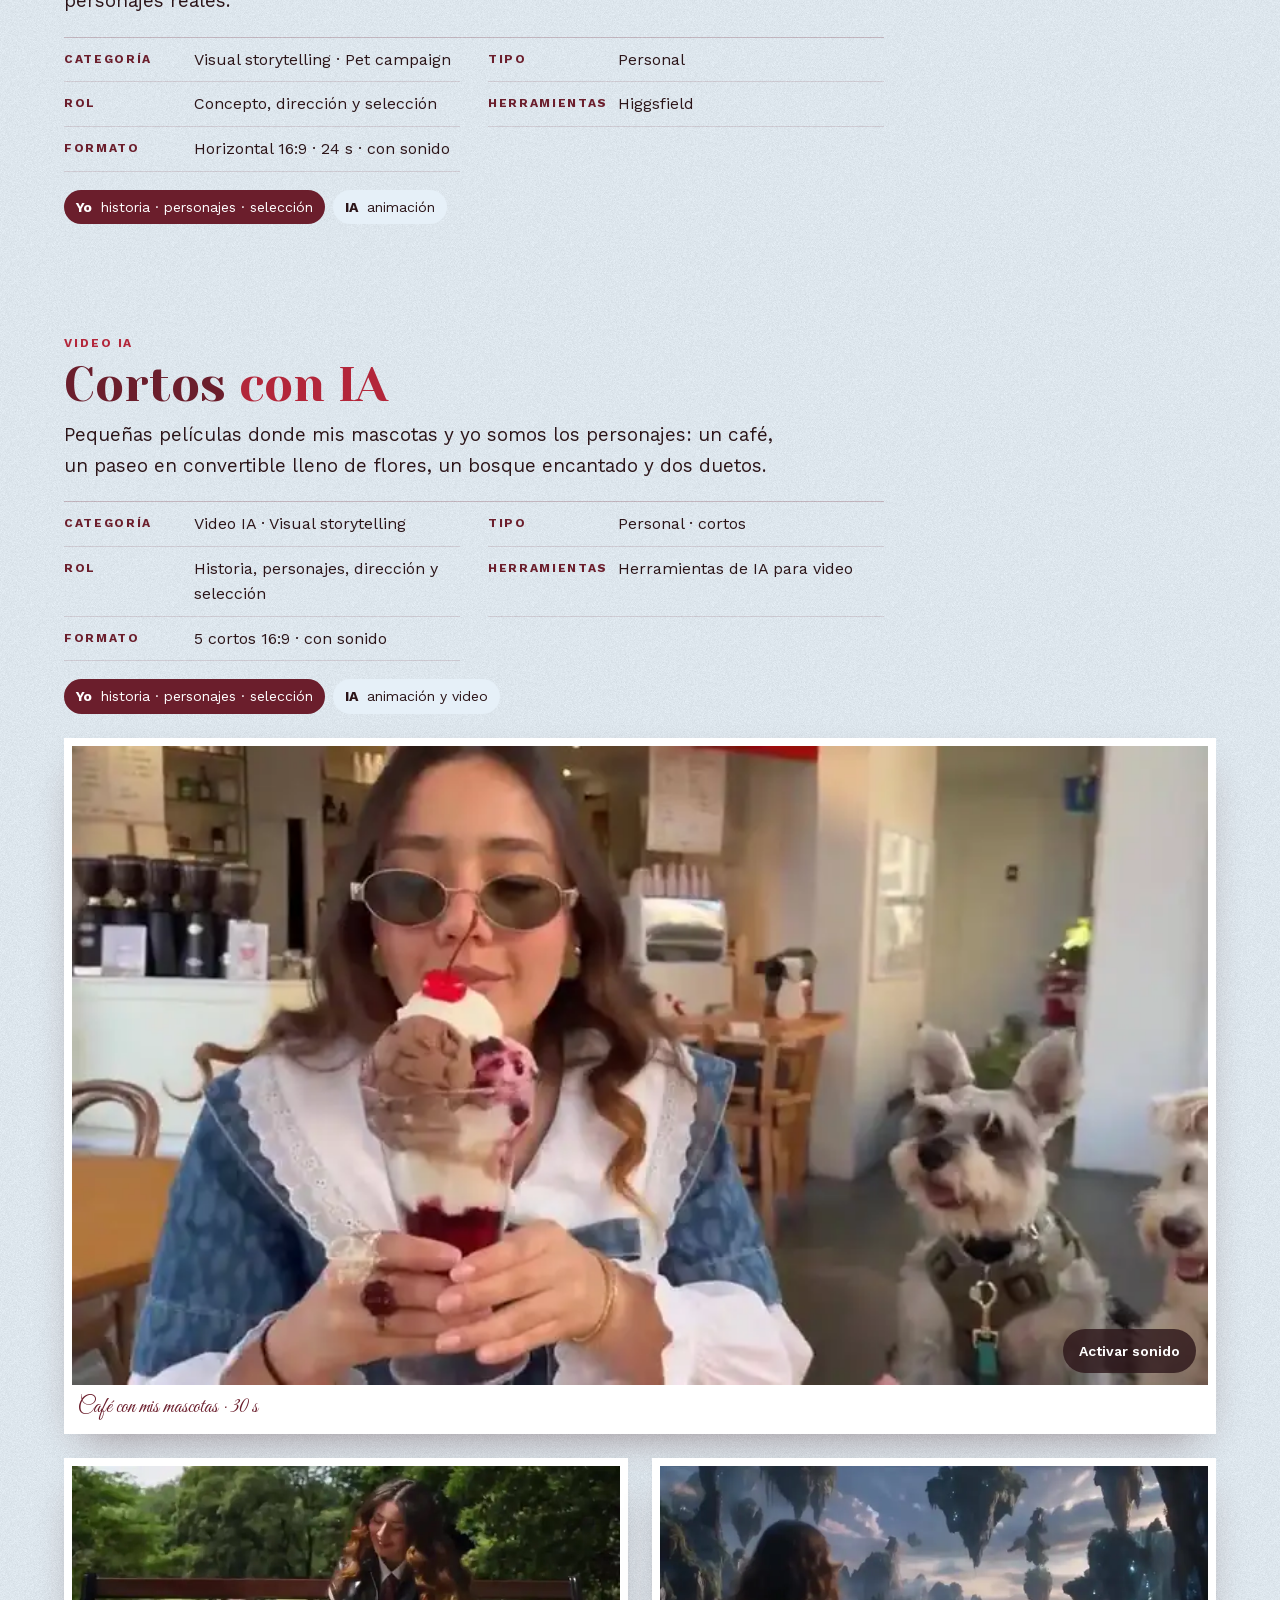
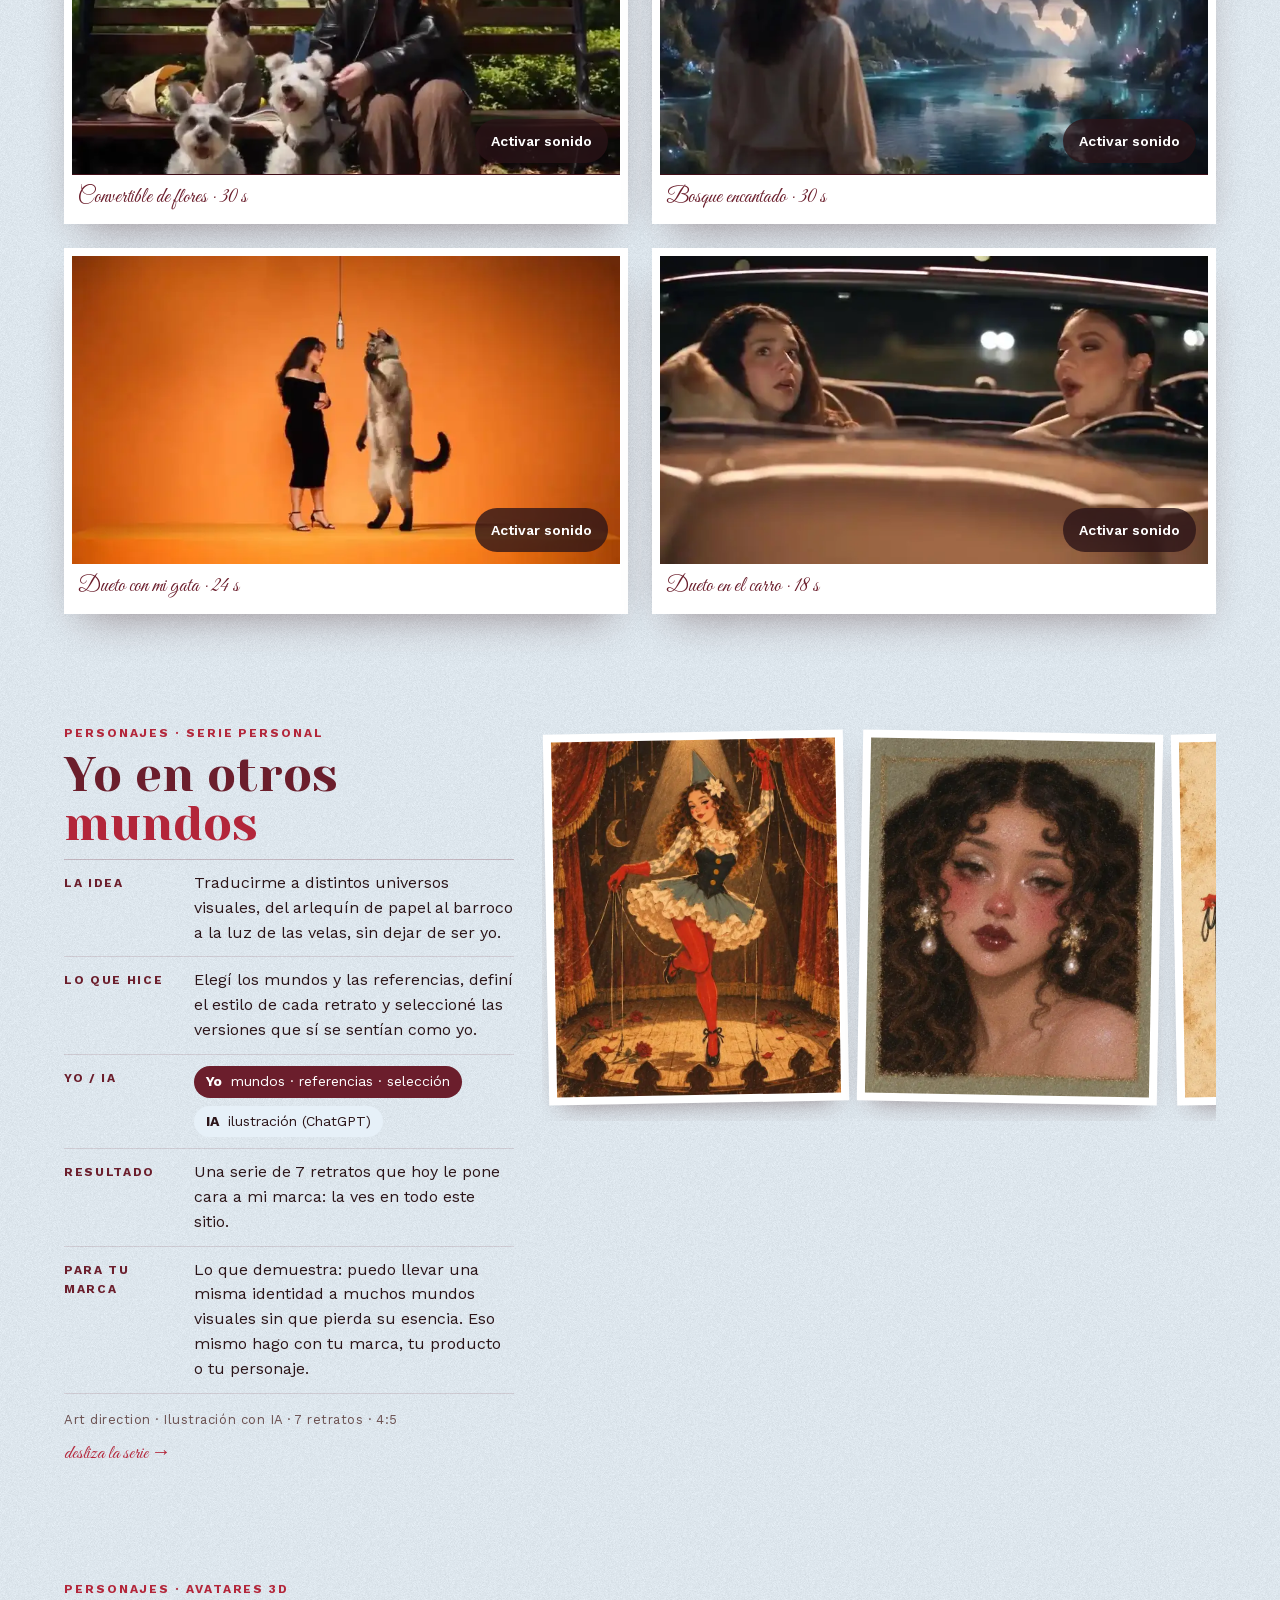
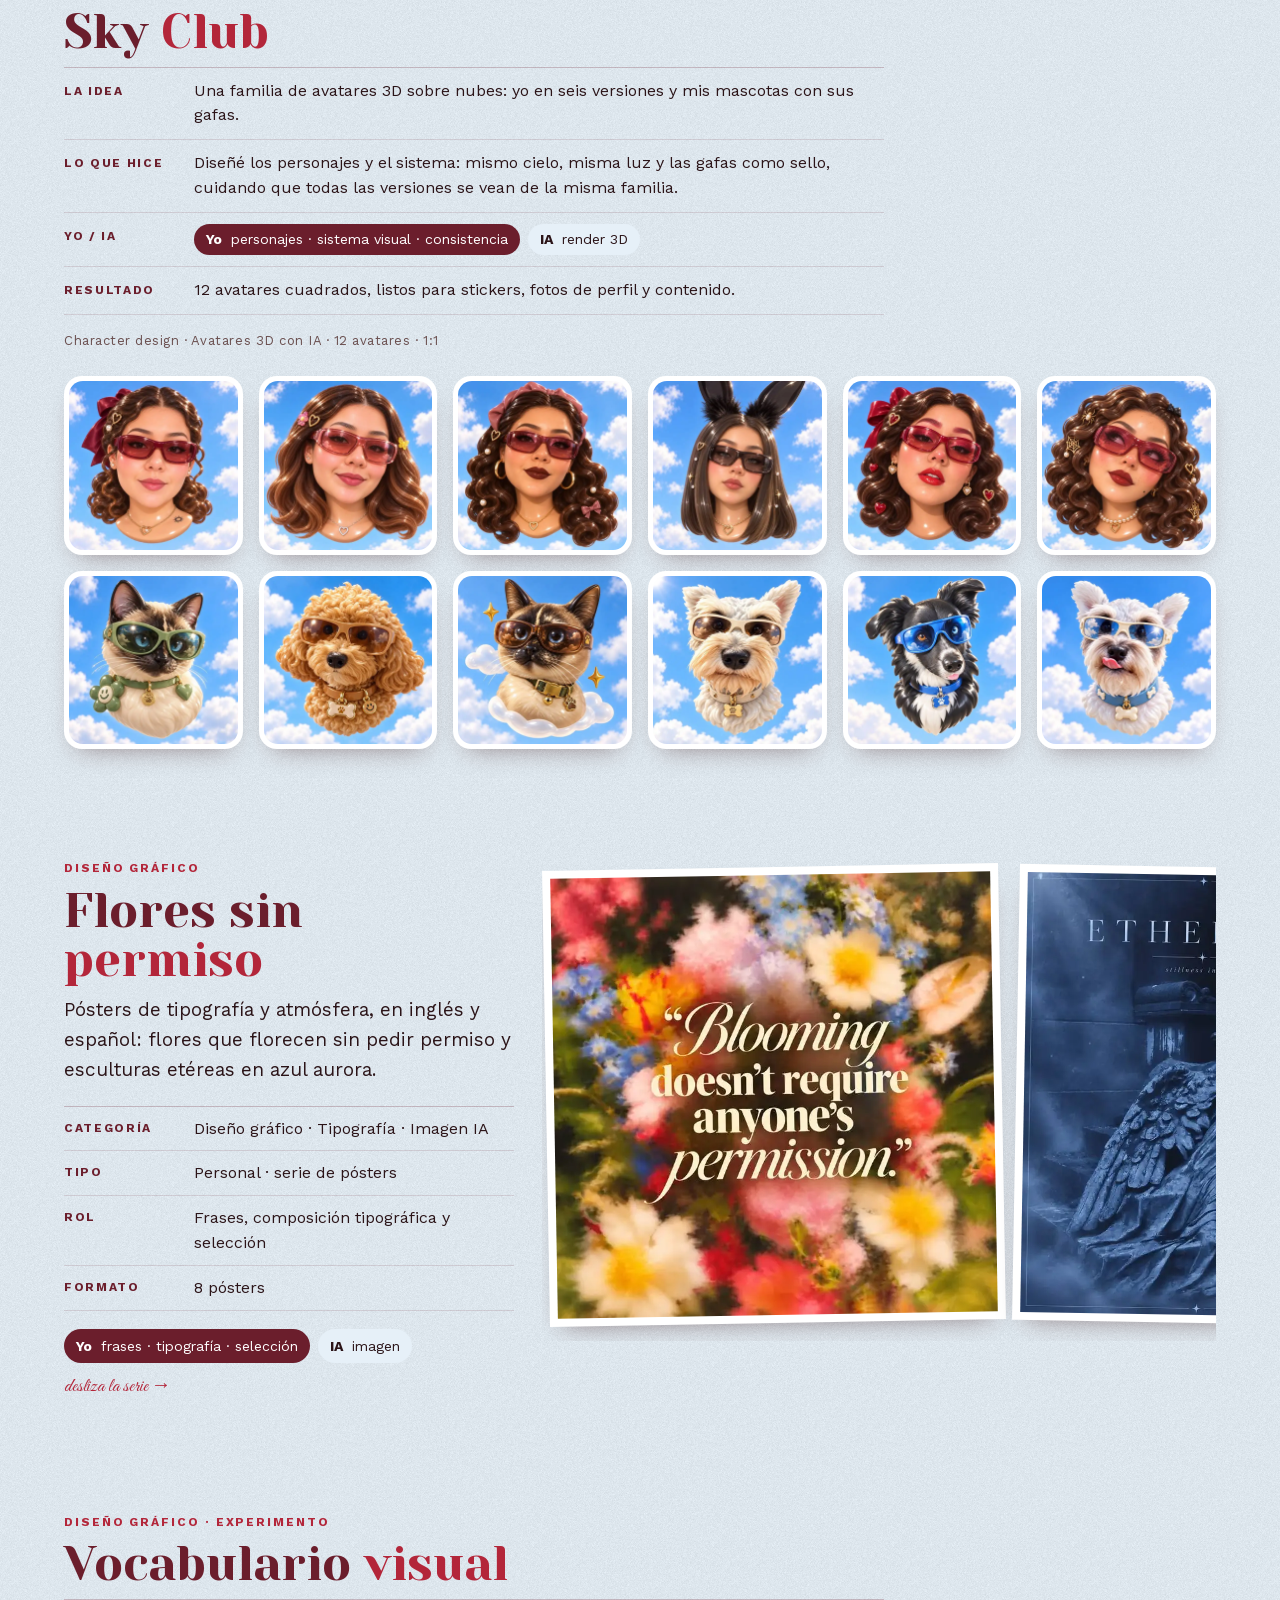
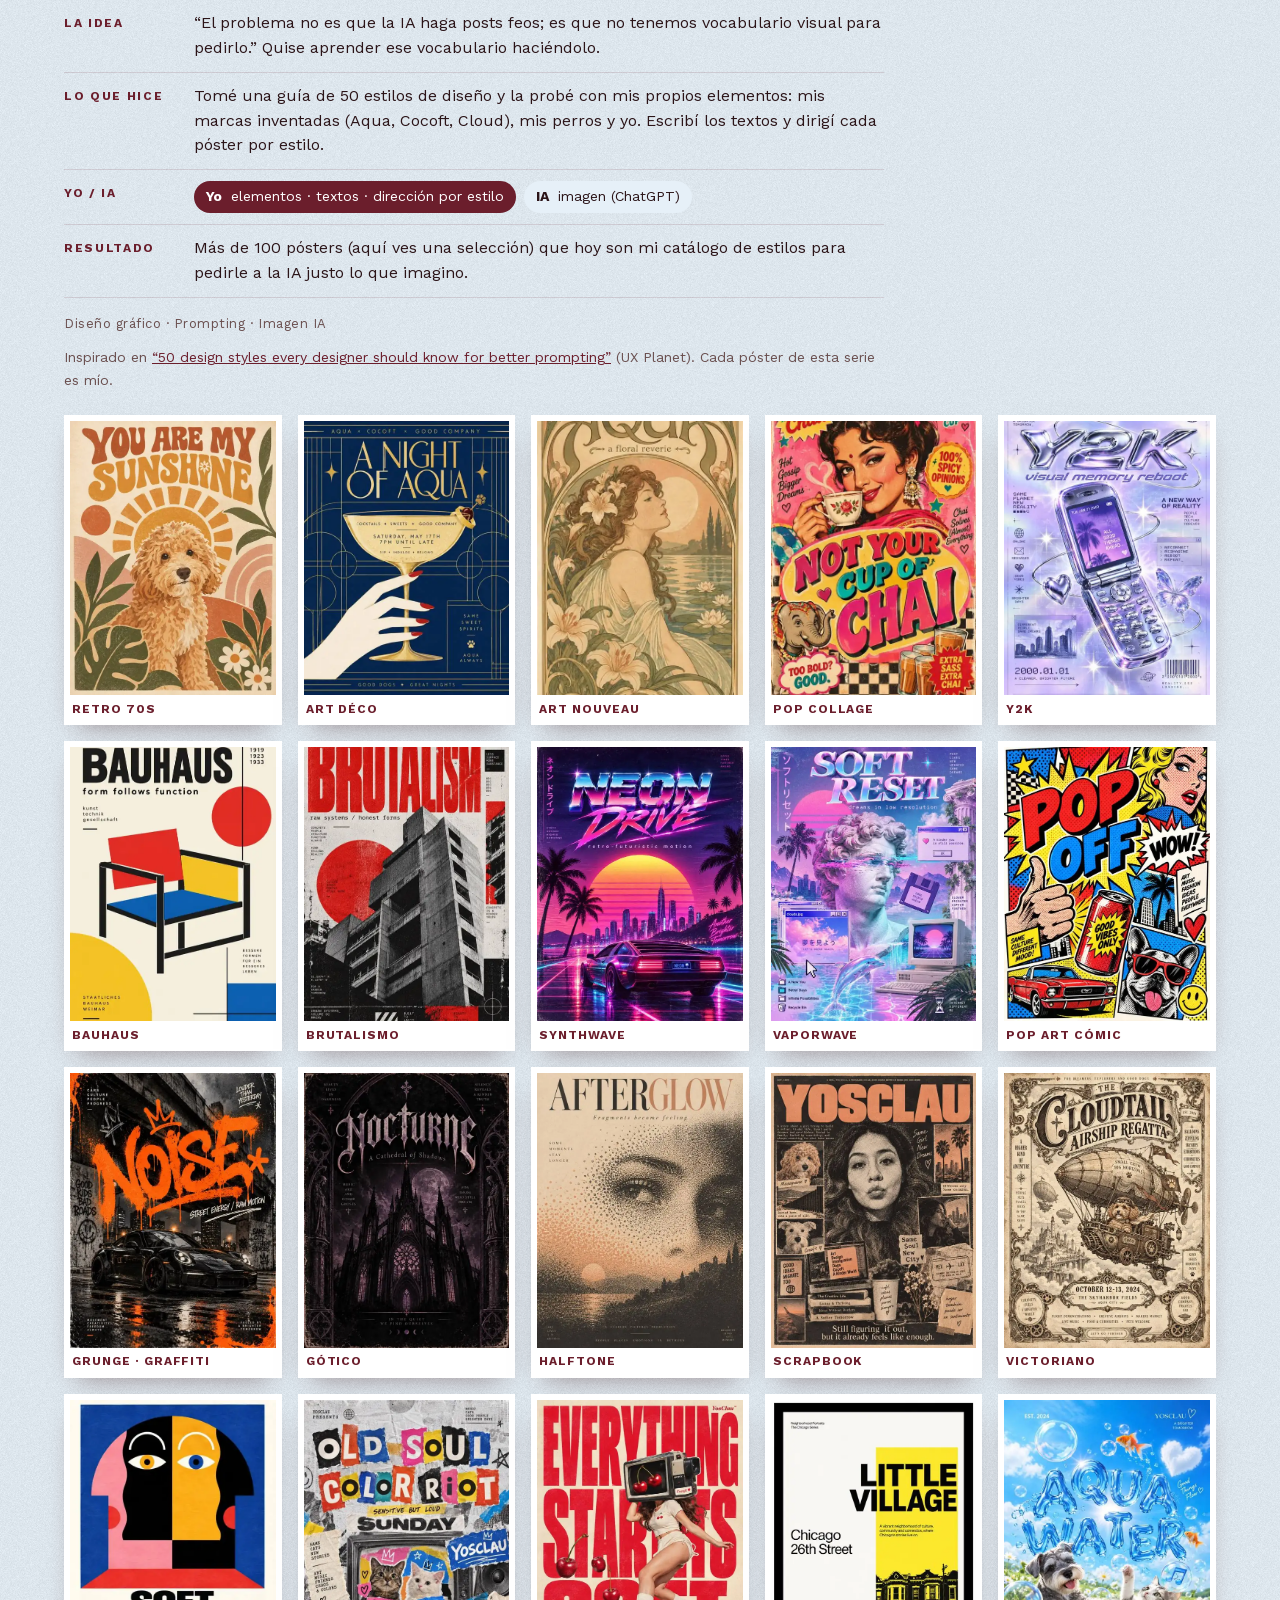
<file: carpetas/portafolio.html>
<!doctype html>
<html lang="es">
<head>
<meta charset="utf-8">
<meta name="viewport" content="width=device-width, initial-scale=1, viewport-fit=cover">
<title>Portafolio · Yosclau · Claudia González</title>
<meta name="description" content="Portafolio completo de Yosclau (Claudia González): clientes, branding, editorial y moda, video IA, personajes, diseño gráfico y experimentos.">
<meta name="theme-color" content="#6b1e2c">
<meta property="og:title" content="Portafolio · Yosclau · Claudia González">
<meta property="og:description" content="Las ideas también tienen estilo. Identidad visual, contenido con IA, personajes, mundos y websites para marcas.">
<meta property="og:type" content="website">
<meta property="og:image" content="https://yosclau.github.io/og.png?v=logo2">
<meta property="og:image:width" content="1200">
<meta property="og:image:height" content="630">
<meta property="og:url" content="https://yosclau.sites.tab.bot/portafolio">
<meta name="twitter:card" content="summary_large_image">
<meta name="twitter:image" content="https://yosclau.github.io/og.png?v=logo2">
<link rel="icon" href="favicon-32.png" sizes="32x32" type="image/png">
<link rel="icon" href="favicon-64.png" sizes="64x64" type="image/png">
<link rel="apple-touch-icon" href="apple-touch-icon.png">
<link rel="preload" href="fonts/gloock-normal.woff2" as="font" type="font/woff2" crossorigin>
<link rel="stylesheet" href="styles.css?v=live1">
<link rel="stylesheet" href="test.css?v=live1">
<link rel="stylesheet" href="v2.css?v=live1">
<link rel="stylesheet" href="v3.css?v=live1">
<link rel="stylesheet" href="v3g.css?v=live1">
<link rel="stylesheet" href="ph.css?v=ph1">
<link rel="stylesheet" href="blanco.css?v=b1">
</head>
<body class="page-portafolio">
<a class="skip" href="#main">Saltar al contenido</a>
<div class="toldo" aria-hidden="true"></div>

<header class="topbar" id="top">
  <a class="wordmark" href="index.html#inicio" aria-label="Yosclau, inicio"><img class="wm-y" src="media/v3g/y-mono.webp" alt="" width="223" height="240"><img class="wm-logo" src="media/brand/logo-yosclau-sm.webp" alt="" width="420" height="99"></a>
  <nav aria-label="Secciones">
    <ul>
      <li class="hide-sm"><a href="index.html#sobre-mi">Quién soy</a></li>
      <li><a href="index.html#servicios">Servicios</a></li>
      <li><a href="portafolio.html" aria-current="page">Portafolio</a></li>
      <li class="hide-sm"><a href="index.html#estudio">Estudio</a></li>
      <li class="ph-li"><a class="ph-door" href="../the-pixela-house/" aria-label="IA · The Pixela House, sub casa de Yosclau"><span aria-hidden="true">🤖</span> IA<span class="ph-full"> · The Pixela House</span></a></li>
      <li><a class="pill" href="index.html#contacto">Contacto</a></li>
    </ul>
  </nav>
</header>

<main id="main">
<section class="pf-hero paper" id="inicio" aria-labelledby="pfp-title">
  <a class="back" href="index.html">← Volver al inicio</a>
  <p class="eyebrow">Portafolio completo</p>
  <h1 id="pfp-title" class="h2">Todo mi <em>archivo creativo</em></h1>
  <p class="section-sub">Trabajo con clientes, conceptos de marca, series personales, video y experimentos. En cada proyecto separo qué decidí yo y qué hizo la herramienta.</p>
</section>
<nav class="filters" aria-label="Filtrar por categoría">
  <ul>
      <li><button type="button" class="chip-f" data-filter="all" aria-pressed="true">Todo</button></li>
      <li><button type="button" class="chip-f" data-filter="clientes" aria-pressed="false">Clientes</button></li>
      <li><button type="button" class="chip-f" data-filter="branding" aria-pressed="false">Branding</button></li>
      <li><button type="button" class="chip-f" data-filter="editorial" aria-pressed="false">Editorial y moda</button></li>
      <li><button type="button" class="chip-f" data-filter="video" aria-pressed="false">Video IA</button></li>
      <li><button type="button" class="chip-f" data-filter="personajes" aria-pressed="false">Personajes</button></li>
      <li><button type="button" class="chip-f" data-filter="grafico" aria-pressed="false">Diseño gráfico</button></li>
      <li><button type="button" class="chip-f" data-filter="playground" aria-pressed="false">Playground</button></li>
  </ul>
</nav>
<p class="filter-status" role="status" aria-live="polite"></p>
<section class="series archive" id="archivo" aria-label="Proyectos">
  <article class="case rediseno" id="rediseno-web" data-cat="grafico" aria-labelledby="h-rediseno">
    <div class="case-body">
      <p class="case-tag">Websites · Rediseño web</p>
      <h3 id="h-rediseno" class="h3">Rediseño web · <em>Yosclau</em></h3>
      <p class="case-line">Tomo un sitio que ya existe y lo convierto en un mundo con tu identidad: más claro, más bonito y pensado para verse bien en el celular. Así lo hice con el mío.</p>
      <p class="hint script">desliza para comparar →</p>
    </div>
    <div class="ba" style="--x:50%">
      <img class="ba-antes" src="../v3/tm/antes.webp" width="900" height="563" alt="Antes: el sitio anterior de Yosclau" loading="lazy">
      <img class="ba-despues" src="../v3/tm/despues.webp" width="900" height="563" alt="Después: el rediseño con sus elementos 3D" loading="lazy">
      <span class="ba-tag ba-t1" aria-hidden="true">Antes</span><span class="ba-tag ba-t2" aria-hidden="true">Después</span>
      <span class="ba-handle" aria-hidden="true"><span>‹ ›</span></span>
      <input class="ba-range" type="range" min="0" max="100" value="50" aria-label="Comparar antes y después">
    </div>
  </article>
  <article class="case wide mood-structure" id="structure-art-built" data-cat="clientes" aria-labelledby="h-structure-art-built">
    <div class="case-body">
            <p class="case-tag">Cliente · Branding y anuncios</p>
      <h3 id="h-structure-art-built" class="h3">Structure Art <em>Built</em></h3>
      <dl class="story">
        <div><dt>La idea</dt><dd>Una empresa de construcción y remodelación que necesitaba verse tan sólida como su trabajo: una marca que transmita calidad, orden y confianza.</dd></div>
        <div><dt>Lo que hice</dt><dd>Dirigí la identidad visual: logo, paleta negro y dorado, papelería, letrero y anuncios para redes con mensajes cortos y directos.</dd></div>
        <div><dt>Yo / IA</dt><dd class="yoia"><span><b>Yo</b> concepto · paleta · sistema visual · textos</span><span><b>IA</b> mockups y escenas</span></dd></div>
        <div><dt>Resultado</dt><dd>Un sistema de marca completo para el cliente: logo, papelería, letrero y anuncios para redes.</dd></div>
      </dl>
      <p class="case-meta">Branding · Anuncios · Mockups</p>
      <p class="hint script">desliza las piezas →</p>
    </div>
      <div class="book flexh" role="region" aria-label="Piezas de Structure Art Built" tabindex="0">
      <a href="../m/structure-01.webp" target="_blank" rel="noopener"><img loading="lazy" src="../m/structure-01.webp" width="900" height="900" alt="Logotipo dorado de Structure Art sobre negro"></a>
      <a href="../m/structure-02.webp" target="_blank" rel="noopener"><img loading="lazy" src="../m/structure-02.webp" width="900" height="900" alt="Mockup de papelería y tarjetas de Structure Art"></a>
      <a href="../m/structure-03.webp" target="_blank" rel="noopener"><img loading="lazy" src="../m/structure-03.webp" width="900" height="900" alt="Logo de Structure Art en dorado sobre fondo texturizado"></a>
      <a href="../m/structure-04.webp" target="_blank" rel="noopener"><img loading="lazy" src="../m/structure-04.webp" width="900" height="900" alt="Letrero de Structure Art en fachada"></a>
      <a href="../m/structure-05.webp" target="_blank" rel="noopener"><img loading="lazy" src="../m/structure-05.webp" width="900" height="1125" alt="Anuncio: Built clean. Built custom. Built to last."></a>
      <a href="../m/structure-06.webp" target="_blank" rel="noopener"><img loading="lazy" src="../m/structure-06.webp" width="900" height="1125" alt="Anuncio: Your backyard. Upgraded."></a>
    </div>
  </article>
  <article class="case wide brand-case" id="club-mascota" data-cat="branding" aria-labelledby="h-club-mascota">
    <div class="case-body">
      <p class="case-tag">Branding · concepto de marca</p>
      <h3 id="h-club-mascota" class="h3">Club <em>Mascota</em></h3>
      <p class="case-line">Clínica veterinaria: color primario, casitas, huellas y ternura.</p>
      <dl class="glance"><div><dt>Enfoque</dt><dd>Identidad · señalética</dd></div><div><dt>Rol</dt><dd>Concepto, paleta, sistema visual y aplicaciones</dd></div><div><dt>Herramientas</dt><dd>Diseño + herramientas de IA para imagen</dd></div></dl>
      <div class="ownership" aria-label="Aporte humano y herramienta"><span><b>Yo</b> concepto · paleta · sistema</span><span><b>IA</b> imagen y mockups</span></div>
    </div>
      <div class="book flexh" role="region" aria-label="Piezas de Club Mascota" tabindex="0">
      <a href="../m/mascota-01.webp" target="_blank" rel="noopener"><img loading="lazy" src="../m/mascota-01.webp" width="900" height="900" alt="Logotipo de Club Mascota Clínica Veterinaria"></a>
      <a href="../m/mascota-02.webp" target="_blank" rel="noopener"><img loading="lazy" src="../m/mascota-02.webp" width="900" height="900" alt="Logo de Club Mascota sobre fondo amarillo"></a>
      <a href="../m/mascota-03.webp" target="_blank" rel="noopener"><img loading="lazy" src="../m/mascota-03.webp" width="900" height="900" alt="Patrón de marca con casitas y huellas"></a>
      <a href="../m/mascota-04.webp" target="_blank" rel="noopener"><img loading="lazy" src="../m/mascota-04.webp" width="900" height="1125" alt="Mockup del letrero de la clínica en fachada"></a>
      <a href="../m/mascota-05.webp" target="_blank" rel="noopener"><img loading="lazy" src="../m/mascota-05.webp" width="900" height="900" alt="Ícono de huella en amarillo sobre negro"></a>
      <a href="../m/mascota-06.webp" target="_blank" rel="noopener"><img loading="lazy" src="../m/mascota-06.webp" width="900" height="900" alt="Ícono de casita con huella en azul"></a>
    </div>
  </article>
  <article class="case wide brand-case" id="giard" data-cat="branding" aria-labelledby="h-giard">
    <div class="case-body">
      <p class="case-tag">Branding · concepto de marca</p>
      <h3 id="h-giard" class="h3">GIARD</h3>
      <p class="case-line">Agencia de contenido: collage editorial verde oliva para carruseles.</p>
      <dl class="glance"><div><dt>Enfoque</dt><dd>Social media · carrusel</dd></div><div><dt>Rol</dt><dd>Concepto, paleta, sistema visual y aplicaciones</dd></div><div><dt>Herramientas</dt><dd>Diseño + herramientas de IA para imagen</dd></div></dl>
      <div class="ownership" aria-label="Aporte humano y herramienta"><span><b>Yo</b> concepto · paleta · sistema</span><span><b>IA</b> imagen y mockups</span></div>
    </div>
      <div class="book flexh" role="region" aria-label="Piezas de GIARD" tabindex="0">
      <a href="../m/giard-01.webp" target="_blank" rel="noopener"><img loading="lazy" src="../m/giard-01.webp" width="900" height="1125" alt="Post GIARD: You run the business. We handle the content."></a>
      <a href="../m/giard-02.webp" target="_blank" rel="noopener"><img loading="lazy" src="../m/giard-02.webp" width="900" height="1125" alt="Post GIARD: We’re looking to work with businesses that…"></a>
      <a href="../m/giard-03.webp" target="_blank" rel="noopener"><img loading="lazy" src="../m/giard-03.webp" width="900" height="1125" alt="Post GIARD: Make people understand your value"></a>
      <a href="../m/giard-04.webp" target="_blank" rel="noopener"><img loading="lazy" src="../m/giard-04.webp" width="900" height="1125" alt="Post GIARD: We handle the content system"></a>
      <a href="../m/giard-05.webp" target="_blank" rel="noopener"><img loading="lazy" src="../m/giard-05.webp" width="900" height="1125" alt="Post GIARD: You don’t need more posts. You need direction."></a>
      <a href="../m/giard-06.webp" target="_blank" rel="noopener"><img loading="lazy" src="../m/giard-06.webp" width="900" height="1125" alt="Post GIARD: We want to work with brands ready to be seen"></a>
    </div>
  </article>
  <article class="case wide brand-case" id="tote-bag" data-cat="branding" aria-labelledby="h-tote-bag">
    <div class="case-body">
      <p class="case-tag">Branding · concepto de marca</p>
      <h3 id="h-tote-bag" class="h3">Tote <em>bag</em></h3>
      <p class="case-line">Merch tipográfico: tote de tela cruda, del mockup a la escena.</p>
      <dl class="glance"><div><dt>Enfoque</dt><dd>Merch · mockups</dd></div><div><dt>Rol</dt><dd>Concepto, paleta, sistema visual y aplicaciones</dd></div><div><dt>Herramientas</dt><dd>Diseño + herramientas de IA para imagen</dd></div></dl>
      <div class="ownership" aria-label="Aporte humano y herramienta"><span><b>Yo</b> concepto · paleta · sistema</span><span><b>IA</b> imagen y mockups</span></div>
    </div>
      <div class="book flexh" role="region" aria-label="Piezas de Tote bag" tabindex="0">
      <a href="../m/tote-01.webp" target="_blank" rel="noopener"><img loading="lazy" src="../m/tote-01.webp" width="900" height="1125" alt="Mujer cargando una tote bag de tela cruda"></a>
      <a href="../m/tote-02.webp" target="_blank" rel="noopener"><img loading="lazy" src="../m/tote-02.webp" width="810" height="1440" alt="Diseño tipográfico TOTEBAG"></a>
      <a href="../m/tote-03.webp" target="_blank" rel="noopener"><img loading="lazy" src="../m/tote-03.webp" width="810" height="1440" alt="Mockup de tote bag sobre fondo verde"></a>
      <a href="../m/tote-04.webp" target="_blank" rel="noopener"><img loading="lazy" src="../m/tote-04.webp" width="900" height="1125" alt="Tote bag en escena de estilo de vida"></a>
      <a href="../m/tote-05.webp" target="_blank" rel="noopener"><img loading="lazy" src="../m/tote-05.webp" width="900" height="1125" alt="Tote bag al hombro, vista trasera"></a>
    </div>
  </article>
  <article class="case wide mood-cine" id="funcion-privada" data-cat="editorial" aria-labelledby="t05">
    <div class="case-body">
      <p class="case-tag">Editorial y moda</p>
      <h3 id="t05" class="h3">Función <em>privada</em></h3>
      <p class="case-line">Un editorial dentro de una sala de cine roja: butacas, luz de proyector y amigas con palomitas. Cine como escenografía de moda.</p>
      <dl class="glance"><div><dt>Categoría</dt><dd>Editorial · Art direction · Imagen IA</dd></div><div><dt>Tipo</dt><dd>Personal · serie con IA</dd></div><div><dt>Rol</dt><dd>Concepto, set, styling, dirección y selección</dd></div><div><dt>Herramientas</dt><dd>Herramientas de IA para imagen</dd></div><div><dt>Formato</dt><dd>Serie de 10 imágenes</dd></div></dl>
      <div class="ownership" aria-label="Aporte humano y herramienta"><span><b>Yo</b> set · styling · selección</span><span><b>IA</b> generación de imagen</span></div>
      <p class="hint script">desliza la serie →</p>
    </div>
    <div class="book flexh" role="region" aria-label="Serie Función privada" tabindex="0">
      <a href="../m/cine-01.webp" target="_blank" rel="noopener"><img loading="lazy" src="../m/cine-01.webp" width="1000" height="1250" alt="Claudia con vestido rojo en una butaca de cine roja, fondo negro"></a>
      <a href="../m/cine-02.webp" target="_blank" rel="noopener"><img loading="lazy" src="../m/cine-02.webp" width="1000" height="1333" alt="Claudia sentada entre filas de butacas rojas"></a>
      <a href="../m/cine-03.webp" target="_blank" rel="noopener"><img loading="lazy" src="../m/cine-03.webp" width="1000" height="750" alt="Claudia con sombrero recargada en el respaldo de una butaca"></a>
      <a href="../m/cine-04.webp" target="_blank" rel="noopener"><img loading="lazy" src="../m/cine-04.webp" width="1000" height="750" alt="Claudia a contraluz del proyector, asomada sobre las butacas"></a>
      <a href="../m/cine-05.webp" target="_blank" rel="noopener"><img loading="lazy" src="../m/cine-05.webp" width="1000" height="750" alt="Tres amigas viendo una película con palomitas en la sala roja"></a>
      <a href="../m/cine-06.webp" target="_blank" rel="noopener"><img loading="lazy" src="../m/cine-06.webp" width="1000" height="750" alt="Claudia recostada sobre una butaca roja"></a>
      <a href="../m/cine-07.webp" target="_blank" rel="noopener"><img loading="lazy" src="../m/cine-07.webp" width="1000" height="1250" alt="Claudia de pie frente a la luz del proyector"></a>
      <a href="../m/cine-08.webp" target="_blank" rel="noopener"><img loading="lazy" src="../m/cine-08.webp" width="1000" height="750" alt="Plano general del cine vacío con Claudia sola en una fila"></a>
      <a href="../m/cine-09.webp" target="_blank" rel="noopener"><img loading="lazy" src="../m/cine-09.webp" width="1000" height="1333" alt="Claudia con chamarra varsity en la sala de cine"></a>
      <a href="../m/cine-10.webp" target="_blank" rel="noopener"><img loading="lazy" src="../m/cine-10.webp" width="1000" height="1250" alt="Dos amigas con gafas blancas en las butacas rojas"></a>
    </div>
  </article>
  <article class="case wide mood-cielo" id="cielo-de-borreguitos" data-cat="editorial" aria-labelledby="t06">
    <div class="case-body">
      <p class="case-tag">Editorial y moda</p>
      <h3 id="t06" class="h3">Cielo de <em>borreguitos</em></h3>
      <p class="case-line">Mi paleta hecha outfit: cárdigan azul de borreguitos, falda café plisada y bolsa burgundy de cerezas, entre colinas verdes y nubes. Y un clip que lleva el look a la ciudad.</p>
      <dl class="glance"><div><dt>Categoría</dt><dd>Editorial de moda · Imagen y video IA</dd></div><div><dt>Tipo</dt><dd>Personal · serie con IA</dd></div><div><dt>Rol</dt><dd>Concepto, styling, paleta, dirección y selección</dd></div><div><dt>Herramientas</dt><dd>Herramientas de IA para imagen y video</dd></div><div><dt>Formato</dt><dd>8 imágenes · clip vertical 12 s</dd></div></dl>
      <div class="ownership" aria-label="Aporte humano y herramienta"><span><b>Yo</b> styling · paleta · selección</span><span><b>IA</b> imagen y video</span></div>
      <p class="hint script">desliza la serie →</p>
    </div>
    <div class="book flexh" role="region" aria-label="Serie Cielo de borreguitos" tabindex="0">
      <figure class="vtile">
        <div class="film-frame"><video class="vid has-sound" muted loop playsinline preload="none" poster="../m/cielo-ciudad-poster.webp" width="540" height="960" aria-label="Video: Claudia con su cárdigan de borreguitos en una calle europea"><source src="../m/cielo-ciudad.mp4" type="video/mp4"></video>
        <button class="sound" type="button" aria-pressed="false">Activar sonido</button></div>
        <figcaption>el look, en la ciudad</figcaption>
      </figure>
      <a href="../m/cielo-01.webp" target="_blank" rel="noopener"><img loading="lazy" src="../m/cielo-01.webp" width="1000" height="1500" alt="Claudia sentada sobre una piedra con cárdigan azul de borreguitos y bolsa de cerezas"></a>
      <a href="../m/cielo-02.webp" target="_blank" rel="noopener"><img loading="lazy" src="../m/cielo-02.webp" width="1000" height="1500" alt="Retrato cercano de Claudia con cárdigan de borreguitos y moño"></a>
      <a href="../m/cielo-03.webp" target="_blank" rel="noopener"><img loading="lazy" src="../m/cielo-03.webp" width="1000" height="1500" alt="Claudia recostada en el pasto entre flores, vista desde arriba"></a>
      <a href="../m/cielo-04.webp" target="_blank" rel="noopener"><img loading="lazy" src="../m/cielo-04.webp" width="1000" height="1500" alt="Contrapicado de Claudia con la bolsa burgundy contra un cielo de nubes"></a>
      <a href="../m/cielo-05.webp" target="_blank" rel="noopener"><img loading="lazy" src="../m/cielo-05.webp" width="1000" height="1500" alt="Plano abierto de Claudia caminando entre colinas verdes"></a>
      <a href="../m/cielo-06.webp" target="_blank" rel="noopener"><img loading="lazy" src="../m/cielo-06.webp" width="1000" height="1500" alt="Claudia caminando por la colina con su cárdigan de borreguitos"></a>
      <a href="../m/cielo-07.webp" target="_blank" rel="noopener"><img loading="lazy" src="../m/cielo-07.webp" width="1000" height="1500" alt="Claudia de pie sobre una piedra con la bolsa de cerezas"></a>
      <a href="../m/cielo-08.webp" target="_blank" rel="noopener"><img loading="lazy" src="../m/cielo-08.webp" width="1000" height="1500" alt="Claudia caminando con la bolsa burgundy bajo el cielo azul"></a>
    </div>
  </article>
  <article class="case looks" id="ocho-looks" data-cat="editorial" aria-labelledby="t07">
    <div class="case-body">
      <p class="case-tag">Editorial y moda</p>
      <h3 id="t07" class="h3">Un escenario, <em>ocho looks</em></h3>
      <p class="case-line">El mismo pedestal de piedra, la misma colina, el mismo cielo. Solo cambia el outfit: un lookbook para probar color, silueta y actitud.</p>
      <dl class="glance"><div><dt>Categoría</dt><dd>Lookbook · Styling · Imagen IA</dd></div><div><dt>Tipo</dt><dd>Personal · serie con IA</dd></div><div><dt>Rol</dt><dd>Styling, paleta y consistencia del personaje</dd></div><div><dt>Formato</dt><dd>8 looks · 2:3</dd></div></dl>
    </div>
    <ul class="look-grid" aria-label="Ocho looks">
      <li><a href="../m/look-01.webp" target="_blank" rel="noopener"><img loading="lazy" src="../m/look-01.webp" width="900" height="1350" alt="Look 1: cárdigan azul de borreguitos sobre el pedestal de piedra"></a></li>
      <li><a href="../m/look-02.webp" target="_blank" rel="noopener"><img loading="lazy" src="../m/look-02.webp" width="900" height="1350" alt="Look 2: vestido floral naranja"></a></li>
      <li><a href="../m/look-03.webp" target="_blank" rel="noopener"><img loading="lazy" src="../m/look-03.webp" width="900" height="1350" alt="Look 3: blazer fucsia y jeans"></a></li>
      <li><a href="../m/look-04.webp" target="_blank" rel="noopener"><img loading="lazy" src="../m/look-04.webp" width="900" height="1350" alt="Look 4: vestido rojo de tirantes"></a></li>
      <li><a href="../m/look-05.webp" target="_blank" rel="noopener"><img loading="lazy" src="../m/look-05.webp" width="900" height="1350" alt="Look 5: vestido amarillo de lunares"></a></li>
      <li><a href="../m/look-06.webp" target="_blank" rel="noopener"><img loading="lazy" src="../m/look-06.webp" width="900" height="1350" alt="Look 6: cárdigan lila y jeans"></a></li>
      <li><a href="../m/look-07.webp" target="_blank" rel="noopener"><img loading="lazy" src="../m/look-07.webp" width="900" height="1350" alt="Look 7: vestido rojo floral"></a></li>
      <li><a href="../m/look-08.webp" target="_blank" rel="noopener"><img loading="lazy" src="../m/look-08.webp" width="900" height="1350" alt="Look 8: vestido satinado verde azulado"></a></li>
    </ul>
  </article>
  <article class="case wide mood-epocas" id="otras-epocas" data-cat="editorial" aria-labelledby="t08">
    <div class="case-body">
      <p class="case-tag">Editorial y moda</p>
      <h3 id="t08" class="h3">Misma yo, <em>otras épocas</em></h3>
      <p class="case-line">Un lugar, un sauce, un lago. Me visto de distintas décadas para ver cómo cambia la historia cuando cambia el tiempo.</p>
      <dl class="glance"><div><dt>Categoría</dt><dd>Storytelling · Imagen IA</dd></div><div><dt>Tipo</dt><dd>Personal · serie con IA</dd></div><div><dt>Rol</dt><dd>Concepto, referencias de época y selección</dd></div><div><dt>Formato</dt><dd>Serie de 8 imágenes</dd></div></dl>
      <div class="ownership" aria-label="Aporte humano y herramienta"><span><b>Yo</b> épocas · referencias · selección</span><span><b>IA</b> generación de imagen</span></div>
      <p class="hint script">desliza la serie →</p>
    </div>
    <div class="book flexh" role="region" aria-label="Serie Misma yo, otras épocas" tabindex="0">
      <a href="../m/epoca-01.webp" target="_blank" rel="noopener"><img loading="lazy" src="../m/epoca-01.webp" width="1000" height="750" alt="Claudia junto al lago con estola de piel, estilo antiguo"></a>
      <a href="../m/epoca-02.webp" target="_blank" rel="noopener"><img loading="lazy" src="../m/epoca-02.webp" width="1000" height="750" alt="Retrato en blanco y negro junto al sauce"></a>
      <a href="../m/epoca-03.webp" target="_blank" rel="noopener"><img loading="lazy" src="../m/epoca-03.webp" width="1000" height="750" alt="Claudia con blazer burgundy junto al lago"></a>
      <a href="../m/epoca-04.webp" target="_blank" rel="noopener"><img loading="lazy" src="../m/epoca-04.webp" width="1000" height="750" alt="Claudia con vestido floral junto al lago"></a>
      <a href="../m/epoca-05.webp" target="_blank" rel="noopener"><img loading="lazy" src="../m/epoca-05.webp" width="1000" height="750" alt="Claudia con blusa salvia junto al sauce"></a>
      <a href="../m/epoca-06.webp" target="_blank" rel="noopener"><img loading="lazy" src="../m/epoca-06.webp" width="1000" height="750" alt="Claudia en estilo setentero con tonos café"></a>
      <a href="../m/epoca-07.webp" target="_blank" rel="noopener"><img loading="lazy" src="../m/epoca-07.webp" width="1000" height="750" alt="Claudia con chamarra de mezclilla junto al lago"></a>
      <a href="../m/epoca-08.webp" target="_blank" rel="noopener"><img loading="lazy" src="../m/epoca-08.webp" width="1000" height="750" alt="Fotograma con marco de película al atardecer"></a>
    </div>
  </article>
  <article class="case mood-sun flip" id="campana-naranja" data-cat="video" aria-labelledby="h-campana-naranja">
    <div class="case-media portrait">
      <span class="tape tape-c" aria-hidden="true"></span>
      <video class="vid has-sound" muted loop playsinline preload="metadata" poster="../m/campana-naranja-poster.webp" aria-label="Video: spec ad conceptual en un pasillo naranja">
        <source src="../m/campana-naranja.mp4" type="video/mp4">
      </video>
      <button class="sound" type="button" aria-pressed="false">Activar sonido</button>
    </div>
    <div class="case-body">
            <p class="case-tag">Video IA · Proyecto conceptual</p>
      <h3 id="h-campana-naranja" class="h3">Campaña <em>Naranja</em></h3>
      <dl class="story">
        <div><dt>La idea</dt><dd>Mezclar moda y tecnología en hora dorada: un anuncio para un accesorio-joya de teléfono que se sienta de campaña de lujo.</dd></div>
        <div><dt>Lo que hice</dt><dd>Creé el concepto y el mundo visual (pasillo naranja, luz cálida, actitud de pasarela) y elegí las tomas finales.</dd></div>
        <div><dt>Yo / IA</dt><dd class="yoia"><span><b>Yo</b> idea · mundo · selección</span><span><b>IA</b> generación de video (Higgsfield)</span></dd></div>
        <div><dt>Resultado</dt><dd>Un spot vertical de 12 segundos para Reels y Stories. Es un spec ad: una propuesta mía, no comisionada.</dd></div>
      </dl>
      <p class="case-meta">Art direction · Video IA · Trends virales · Higgsfield AI · Vertical 9:16 · 12 s</p>
    </div>
  </article>
  <article class="case mood-circus" id="dueto" data-cat="video" aria-labelledby="c3">
    <div class="case-media landscape">
      <span class="tape tape-d" aria-hidden="true"></span>
      <video class="vid has-sound" muted loop playsinline preload="metadata" poster="../m/dueto-perro-gato-poster.webp" aria-label="Video: mi perro y mi gato cantan a dúo en un escenario">
        <source src="../m/dueto-perro-gato.mp4" type="video/mp4">
      </video>
      <button class="sound" type="button" aria-pressed="false">Activar sonido</button>
    </div>
    <div class="case-body">
      <p class="case-tag">Video IA</p>
      <h3 id="c3" class="h3">Dueto</h3>
      <p class="case-line">Mi perro y mi gato, convertidos en estrellas de escenario. Humor, ternura y personajes reales.</p>
      <dl class="glance">
        <div><dt>Categoría</dt><dd>Visual storytelling · Pet campaign</dd></div>
        <div><dt>Tipo</dt><dd>Personal</dd></div>
        <div><dt>Rol</dt><dd>Concepto, dirección y selección</dd></div>
        <div><dt>Herramientas</dt><dd>Higgsfield</dd></div>
        <div><dt>Formato</dt><dd>Horizontal 16:9 · 24 s · con sonido</dd></div>
      </dl>
      <div class="ownership" aria-label="Aporte humano y herramienta">
        <span><b>Yo</b> historia · personajes · selección</span><span><b>IA</b> animación</span>
      </div>
    </div>
  </article>
  <article class="case cortos" id="cortos" data-cat="video" aria-labelledby="t09">
    <div class="case-body">
      <p class="case-tag">Video IA</p>
      <h3 id="t09" class="h3">Cortos <em>con IA</em></h3>
      <p class="case-line">Pequeñas películas donde mis mascotas y yo somos los personajes: un café, un paseo en convertible lleno de flores, un bosque encantado y dos duetos.</p>
      <dl class="glance"><div><dt>Categoría</dt><dd>Video IA · Visual storytelling</dd></div><div><dt>Tipo</dt><dd>Personal · cortos</dd></div><div><dt>Rol</dt><dd>Historia, personajes, dirección y selección</dd></div><div><dt>Herramientas</dt><dd>Herramientas de IA para video</dd></div><div><dt>Formato</dt><dd>5 cortos 16:9 · con sonido</dd></div></dl>
      <div class="ownership" aria-label="Aporte humano y herramienta"><span><b>Yo</b> historia · personajes · selección</span><span><b>IA</b> animación y video</span></div>
    </div>
    <div class="films">
      <figure class="film">
        <div class="film-frame"><video class="vid has-sound" muted loop playsinline preload="none" poster="../m/corto-cafe-poster.webp" width="960" height="540" aria-label="Video: mis mascotas en un café de helados"><source src="../m/corto-cafe.mp4" type="video/mp4"></video>
        <button class="sound" type="button" aria-pressed="false">Activar sonido</button></div>
        <figcaption>Café con mis mascotas · 30 s</figcaption>
      </figure>
      <figure class="film">
        <div class="film-frame"><video class="vid has-sound" muted loop playsinline preload="none" poster="../m/corto-convertible-poster.webp" width="960" height="540" aria-label="Video: paseo en un convertible rojo lleno de flores"><source src="../m/corto-convertible.mp4" type="video/mp4"></video>
        <button class="sound" type="button" aria-pressed="false">Activar sonido</button></div>
        <figcaption>Convertible de flores · 30 s</figcaption>
      </figure>
      <figure class="film">
        <div class="film-frame"><video class="vid has-sound" muted loop playsinline preload="none" poster="../m/corto-bosque-poster.webp" width="960" height="540" aria-label="Video: bosque encantado con islas flotantes"><source src="../m/corto-bosque.mp4" type="video/mp4"></video>
        <button class="sound" type="button" aria-pressed="false">Activar sonido</button></div>
        <figcaption>Bosque encantado · 30 s</figcaption>
      </figure>
      <figure class="film">
        <div class="film-frame"><video class="vid has-sound" muted loop playsinline preload="none" poster="../m/corto-gata-poster.webp" width="960" height="540" aria-label="Video: Claudia y su gata cantan en un set naranja"><source src="../m/corto-gata.mp4" type="video/mp4"></video>
        <button class="sound" type="button" aria-pressed="false">Activar sonido</button></div>
        <figcaption>Dueto con mi gata · 24 s</figcaption>
      </figure>
      <figure class="film">
        <div class="film-frame"><video class="vid has-sound" muted loop playsinline preload="none" poster="../m/corto-carro-poster.webp" width="960" height="540" aria-label="Video: dueto cantado dentro de un carro de noche"><source src="../m/corto-carro.mp4" type="video/mp4"></video>
        <button class="sound" type="button" aria-pressed="false">Activar sonido</button></div>
        <figcaption>Dueto en el carro · 18 s</figcaption>
      </figure>
    </div>
  </article>
  <article class="case mood-night wide" id="yo-en-otros-mundos" data-cat="personajes" aria-labelledby="h-yo-en-otros-mundos">
    <div class="case-body">
            <p class="case-tag">Personajes · Serie personal</p>
      <h3 id="h-yo-en-otros-mundos" class="h3">Yo en otros <em>mundos</em></h3>
      <dl class="story">
        <div><dt>La idea</dt><dd>Traducirme a distintos universos visuales, del arlequín de papel al barroco a la luz de las velas, sin dejar de ser yo.</dd></div>
        <div><dt>Lo que hice</dt><dd>Elegí los mundos y las referencias, definí el estilo de cada retrato y seleccioné las versiones que sí se sentían como yo.</dd></div>
        <div><dt>Yo / IA</dt><dd class="yoia"><span><b>Yo</b> mundos · referencias · selección</span><span><b>IA</b> ilustración (ChatGPT)</span></dd></div>
        <div><dt>Resultado</dt><dd>Una serie de 7 retratos que hoy le pone cara a mi marca: la ves en todo este sitio.</dd></div>
        <div><dt>Para tu marca</dt><dd>Lo que demuestra: puedo llevar una misma identidad a muchos mundos visuales sin que pierda su esencia. Eso mismo hago con tu marca, tu producto o tu personaje.</dd></div>
      </dl>
      <p class="case-meta">Art direction · Ilustración con IA · 7 retratos · 4:5</p>
      <p class="hint script">desliza la serie →</p>
    </div>
    <div class="book portraits" role="region" aria-label="Serie Yo en otros mundos" tabindex="0">
      <a href="../m/yo-marioneta-escena.webp" target="_blank" rel="noopener"><img loading="lazy" src="../m/yo-marioneta-escena.webp" width="640" height="800" alt="Claudia como marioneta en un escenario nocturno con luna y estrellas"></a>
      <a href="../m/yo-perla.webp" target="_blank" rel="noopener"><img loading="lazy" src="../m/yo-perla.webp" width="640" height="800" alt="Claudia con aretes de perla, retrato editorial"></a>
      <a href="../m/yo-arlequin.webp" target="_blank" rel="noopener"><img loading="lazy" src="../m/yo-arlequin.webp" width="640" height="800" alt="Claudia como arlequín de papel, estilo vintage"></a>
      <a href="../m/yo-barroco.webp" target="_blank" rel="noopener"><img loading="lazy" src="../m/yo-barroco.webp" width="640" height="800" alt="Claudia escribiendo una carta a la luz de las velas, estilo barroco"></a>
      <a href="../m/yo-jardin.webp" target="_blank" rel="noopener"><img loading="lazy" src="../m/yo-jardin.webp" width="640" height="800" alt="Claudia en un jardín al atardecer"></a>
      <a href="../m/yo-margaritas.webp" target="_blank" rel="noopener"><img loading="lazy" src="../m/yo-margaritas.webp" width="640" height="800" alt="Claudia con cárdigan de margaritas, estilo acogedor"></a>
      <a href="../m/yo-verano.webp" target="_blank" rel="noopener"><img loading="lazy" src="../m/yo-verano.webp" width="640" height="800" alt="Claudia en estilo caricatura de verano"></a>
    </div>
  </article>
  <article class="case avatares" id="sky-club" data-cat="personajes" aria-labelledby="h-sky-club">
    <div class="case-body">
            <p class="case-tag">Personajes · Avatares 3D</p>
      <h3 id="h-sky-club" class="h3">Sky <em>Club</em></h3>
      <dl class="story">
        <div><dt>La idea</dt><dd>Una familia de avatares 3D sobre nubes: yo en seis versiones y mis mascotas con sus gafas.</dd></div>
        <div><dt>Lo que hice</dt><dd>Diseñé los personajes y el sistema: mismo cielo, misma luz y las gafas como sello, cuidando que todas las versiones se vean de la misma familia.</dd></div>
        <div><dt>Yo / IA</dt><dd class="yoia"><span><b>Yo</b> personajes · sistema visual · consistencia</span><span><b>IA</b> render 3D</span></dd></div>
        <div><dt>Resultado</dt><dd>12 avatares cuadrados, listos para stickers, fotos de perfil y contenido.</dd></div>
      </dl>
      <p class="case-meta">Character design · Avatares 3D con IA · 12 avatares · 1:1</p>
    </div>
    <ul class="avatar-grid" aria-label="Avatares Sky Club">
      <li><a href="../m/avatar-01.webp" target="_blank" rel="noopener"><img loading="lazy" src="../m/avatar-01.webp" width="900" height="900" alt="Avatar 3D de Claudia con gafas rojas y moño, sobre nubes"></a></li>
      <li><a href="../m/avatar-02.webp" target="_blank" rel="noopener"><img loading="lazy" src="../m/avatar-02.webp" width="900" height="900" alt="Avatar 3D de Claudia con gafas rosas"></a></li>
      <li><a href="../m/avatar-03.webp" target="_blank" rel="noopener"><img loading="lazy" src="../m/avatar-03.webp" width="900" height="900" alt="Avatar 3D de Claudia con gafas oscuras y aretes"></a></li>
      <li><a href="../m/avatar-04.webp" target="_blank" rel="noopener"><img loading="lazy" src="../m/avatar-04.webp" width="900" height="900" alt="Avatar 3D de Claudia con orejas de conejo"></a></li>
      <li><a href="../m/avatar-05.webp" target="_blank" rel="noopener"><img loading="lazy" src="../m/avatar-05.webp" width="900" height="900" alt="Avatar 3D de Claudia con moños rojos"></a></li>
      <li><a href="../m/avatar-06.webp" target="_blank" rel="noopener"><img loading="lazy" src="../m/avatar-06.webp" width="900" height="900" alt="Avatar 3D de Claudia con gafas burgundy"></a></li>
      <li><a href="../m/avatar-07.webp" target="_blank" rel="noopener"><img loading="lazy" src="../m/avatar-07.webp" width="900" height="900" alt="Avatar 3D de gato siamés con gafas sobre nubes"></a></li>
      <li><a href="../m/avatar-08.webp" target="_blank" rel="noopener"><img loading="lazy" src="../m/avatar-08.webp" width="900" height="900" alt="Avatar 3D de perrito de pelo rizado con gafas"></a></li>
      <li><a href="../m/avatar-09.webp" target="_blank" rel="noopener"><img loading="lazy" src="../m/avatar-09.webp" width="900" height="900" alt="Avatar 3D de gatito siamés con gafas"></a></li>
      <li><a href="../m/avatar-10.webp" target="_blank" rel="noopener"><img loading="lazy" src="../m/avatar-10.webp" width="900" height="900" alt="Avatar 3D de schnauzer con gafas"></a></li>
      <li><a href="../m/avatar-11.webp" target="_blank" rel="noopener"><img loading="lazy" src="../m/avatar-11.webp" width="900" height="900" alt="Avatar 3D de border collie con gafas azules"></a></li>
      <li><a href="../m/avatar-12.webp" target="_blank" rel="noopener"><img loading="lazy" src="../m/avatar-12.webp" width="900" height="900" alt="Avatar 3D de perrito blanco con gafas"></a></li>
    </ul>
  </article>
  <article class="case wide mood-posters" id="flores-sin-permiso" data-cat="grafico" aria-labelledby="t12">
    <div class="case-body">
      <p class="case-tag">Diseño gráfico</p>
      <h3 id="t12" class="h3">Flores sin <em>permiso</em></h3>
      <p class="case-line">Pósters de tipografía y atmósfera, en inglés y español: flores que florecen sin pedir permiso y esculturas etéreas en azul aurora.</p>
      <dl class="glance"><div><dt>Categoría</dt><dd>Diseño gráfico · Tipografía · Imagen IA</dd></div><div><dt>Tipo</dt><dd>Personal · serie de pósters</dd></div><div><dt>Rol</dt><dd>Frases, composición tipográfica y selección</dd></div><div><dt>Formato</dt><dd>8 pósters</dd></div></dl>
      <div class="ownership" aria-label="Aporte humano y herramienta"><span><b>Yo</b> frases · tipografía · selección</span><span><b>IA</b> imagen</span></div>
      <p class="hint script">desliza la serie →</p>
    </div>
    <div class="book flexh" role="region" aria-label="Serie de pósters" tabindex="0">
      <a href="../m/poster-01.webp" target="_blank" rel="noopener"><img loading="lazy" src="../m/poster-01.webp" width="1000" height="1000" alt="Póster floral: Blooming doesn’t require anyone’s permission"></a>
      <a href="../m/poster-02.webp" target="_blank" rel="noopener"><img loading="lazy" src="../m/poster-02.webp" width="1000" height="1250" alt="Póster Ethereal: escultura en azul"></a>
      <a href="../m/poster-03.webp" target="_blank" rel="noopener"><img loading="lazy" src="../m/poster-03.webp" width="1000" height="1250" alt="Póster Have fun con ramo de flores"></a>
      <a href="../m/poster-04.webp" target="_blank" rel="noopener"><img loading="lazy" src="../m/poster-04.webp" width="1000" height="1250" alt="Póster Aurora en azules"></a>
      <a href="../m/poster-05.webp" target="_blank" rel="noopener"><img loading="lazy" src="../m/poster-05.webp" width="1000" height="1000" alt="Ramo de flores con tipografía"></a>
      <a href="../m/poster-06.webp" target="_blank" rel="noopener"><img loading="lazy" src="../m/poster-06.webp" width="1000" height="1250" alt="Póster Aurora, variante"></a>
      <a href="../m/poster-07.webp" target="_blank" rel="noopener"><img loading="lazy" src="../m/poster-07.webp" width="1000" height="1250" alt="Póster Reverie: escultura en azul"></a>
      <a href="../m/poster-08.webp" target="_blank" rel="noopener"><img loading="lazy" src="../m/poster-08.webp" width="1000" height="1000" alt="Póster: Las flores no pidieron permiso para florecer"></a>
    </div>
  </article>
  <article class="case vocab" id="vocabulario-visual" data-cat="grafico" aria-labelledby="h-vocabulario-visual">
    <div class="case-body">
            <p class="case-tag">Diseño gráfico · Experimento</p>
      <h3 id="h-vocabulario-visual" class="h3">Vocabulario <em>visual</em></h3>
      <dl class="story">
        <div><dt>La idea</dt><dd>“El problema no es que la IA haga posts feos; es que no tenemos vocabulario visual para pedirlo.” Quise aprender ese vocabulario haciéndolo.</dd></div>
        <div><dt>Lo que hice</dt><dd>Tomé una guía de 50 estilos de diseño y la probé con mis propios elementos: mis marcas inventadas (Aqua, Cocoft, Cloud), mis perros y yo. Escribí los textos y dirigí cada póster por estilo.</dd></div>
        <div><dt>Yo / IA</dt><dd class="yoia"><span><b>Yo</b> elementos · textos · dirección por estilo</span><span><b>IA</b> imagen (ChatGPT)</span></dd></div>
        <div><dt>Resultado</dt><dd>Más de 100 pósters (aquí ves una selección) que hoy son mi catálogo de estilos para pedirle a la IA justo lo que imagino.</dd></div>
      </dl>
      <p class="case-meta">Diseño gráfico · Prompting · Imagen IA</p>
      <p class="credit">Inspirado en <a href="https://uxplanet.org/50-design-styles-every-designer-should-know-for-better-prompting-56c09d55db62" target="_blank" rel="noopener">“50 design styles every designer should know for better prompting”</a> (UX Planet). Cada póster de esta serie es mío.</p>
    </div>
    <ul class="vocab-grid" aria-label="Pósters por estilo de diseño">
      <li><a href="../m/estilo-01.webp" target="_blank" rel="noopener"><img loading="lazy" src="../m/estilo-01.webp" width="560" height="747" alt="Póster en estilo Retro 70s"><span>Retro 70s</span></a></li>
      <li><a href="../m/estilo-02.webp" target="_blank" rel="noopener"><img loading="lazy" src="../m/estilo-02.webp" width="560" height="700" alt="Póster en estilo Art déco"><span>Art déco</span></a></li>
      <li><a href="../m/estilo-03.webp" target="_blank" rel="noopener"><img loading="lazy" src="../m/estilo-03.webp" width="472" height="840" alt="Póster en estilo Art nouveau"><span>Art nouveau</span></a></li>
      <li><a href="../m/estilo-04.webp" target="_blank" rel="noopener"><img loading="lazy" src="../m/estilo-04.webp" width="472" height="840" alt="Póster en estilo Pop collage"><span>Pop collage</span></a></li>
      <li><a href="../m/estilo-05.webp" target="_blank" rel="noopener"><img loading="lazy" src="../m/estilo-05.webp" width="560" height="840" alt="Póster en estilo Y2K"><span>Y2K</span></a></li>
      <li><a href="../m/estilo-06.webp" target="_blank" rel="noopener"><img loading="lazy" src="../m/estilo-06.webp" width="560" height="840" alt="Póster en estilo Bauhaus"><span>Bauhaus</span></a></li>
      <li><a href="../m/estilo-07.webp" target="_blank" rel="noopener"><img loading="lazy" src="../m/estilo-07.webp" width="560" height="840" alt="Póster en estilo Brutalismo"><span>Brutalismo</span></a></li>
      <li><a href="../m/estilo-08.webp" target="_blank" rel="noopener"><img loading="lazy" src="../m/estilo-08.webp" width="560" height="747" alt="Póster en estilo Synthwave"><span>Synthwave</span></a></li>
      <li><a href="../m/estilo-09.webp" target="_blank" rel="noopener"><img loading="lazy" src="../m/estilo-09.webp" width="560" height="747" alt="Póster en estilo Vaporwave"><span>Vaporwave</span></a></li>
      <li><a href="../m/estilo-10.webp" target="_blank" rel="noopener"><img loading="lazy" src="../m/estilo-10.webp" width="560" height="747" alt="Póster en estilo Pop art cómic"><span>Pop art cómic</span></a></li>
      <li><a href="../m/estilo-11.webp" target="_blank" rel="noopener"><img loading="lazy" src="../m/estilo-11.webp" width="560" height="747" alt="Póster en estilo Grunge · graffiti"><span>Grunge · graffiti</span></a></li>
      <li><a href="../m/estilo-12.webp" target="_blank" rel="noopener"><img loading="lazy" src="../m/estilo-12.webp" width="560" height="747" alt="Póster en estilo Gótico"><span>Gótico</span></a></li>
      <li><a href="../m/estilo-13.webp" target="_blank" rel="noopener"><img loading="lazy" src="../m/estilo-13.webp" width="560" height="747" alt="Póster en estilo Halftone"><span>Halftone</span></a></li>
      <li><a href="../m/estilo-14.webp" target="_blank" rel="noopener"><img loading="lazy" src="../m/estilo-14.webp" width="560" height="747" alt="Póster en estilo Scrapbook"><span>Scrapbook</span></a></li>
      <li><a href="../m/estilo-15.webp" target="_blank" rel="noopener"><img loading="lazy" src="../m/estilo-15.webp" width="560" height="747" alt="Póster en estilo Victoriano"><span>Victoriano</span></a></li>
      <li><a href="../m/estilo-16.webp" target="_blank" rel="noopener"><img loading="lazy" src="../m/estilo-16.webp" width="560" height="700" alt="Póster en estilo Recorte tipo Matisse"><span>Recorte tipo Matisse</span></a></li>
      <li><a href="../m/estilo-17.webp" target="_blank" rel="noopener"><img loading="lazy" src="../m/estilo-17.webp" width="560" height="700" alt="Póster en estilo Maximalismo"><span>Maximalismo</span></a></li>
      <li><a href="../m/estilo-18.webp" target="_blank" rel="noopener"><img loading="lazy" src="../m/estilo-18.webp" width="560" height="747" alt="Póster en estilo Editorial"><span>Editorial</span></a></li>
      <li><a href="../m/estilo-19.webp" target="_blank" rel="noopener"><img loading="lazy" src="../m/estilo-19.webp" width="560" height="747" alt="Póster en estilo Suizo · minimal"><span>Suizo · minimal</span></a></li>
      <li><a href="../m/estilo-20.webp" target="_blank" rel="noopener"><img loading="lazy" src="../m/estilo-20.webp" width="560" height="747" alt="Póster en estilo 3D burbuja"><span>3D burbuja</span></a></li>
    </ul>
  </article>
  
</section>

<section class="playground" id="playground" data-cat="playground" aria-labelledby="play-title">
  <header class="section-head">
    <p class="eyebrow">Playground · reels y experimentos</p>
    <h2 id="play-title" class="h2">Experimentos <em>sin permiso</em></h2>
    <p class="section-sub">Reels, pruebas y juegos sin caso de negocio: pósters sueltos, escenas surreales, personajes y escenarios. Aquí se muestra el proceso, no solo el final.</p>
  </header>
  <ul class="play-grid">
    <li class="play"><a href="https://www.instagram.com/yosclau/" target="_blank" rel="noopener"><img loading="lazy" src="../m/reel-pov-conejo.webp" width="440" height="692" alt="Reel: POV, tu conejo de interior descubre la libertad"><span class="tag">Reel · humor</span></a></li>
    <li class="play"><a href="https://www.instagram.com/yosclau/" target="_blank" rel="noopener"><img loading="lazy" src="../m/reel-silueta.webp" width="436" height="692" alt="Reel: silueta bailando bajo luz roja"><span class="tag">Reel · atmósfera</span></a></li>
    <li class="play"><a href="https://www.instagram.com/yosclau/" target="_blank" rel="noopener"><img loading="lazy" src="../m/reel-mascotas.webp" width="436" height="690" alt="Reel: mis perros y mi gato posando juntos"><span class="tag">Reel · la familia</span></a></li>
    <li class="play"><a href="https://www.instagram.com/yosclau/" target="_blank" rel="noopener"><img loading="lazy" src="../m/reel-publicidad.webp" width="436" height="692" alt="Reel: ¿más publicidad innecesaria?"><span class="tag">Reel · opinión</span></a></li>
    <li class="play"><a href="../m/lab-01.webp" target="_blank" rel="noopener"><img loading="lazy" src="../m/lab-01.webp" width="1000" height="1293" alt="Póster “New Era is coming 2026” con un celular"><span class="tag">Póster · 2026</span></a></li>
    <li class="play"><a href="../m/lab-02.webp" target="_blank" rel="noopener"><img loading="lazy" src="../m/lab-02.webp" width="1000" height="1000" alt="Claudia recostada en un estanque rosa sobre una isla de pasto"><span class="tag">Surreal</span></a></li>
    <li class="play"><a href="../m/lab-03.webp" target="_blank" rel="noopener"><img loading="lazy" src="../m/lab-03.webp" width="900" height="1600" alt="Esferas de colores flotando sobre un lago"><span class="tag">Composición</span></a></li>
    <li class="play"><a href="../m/lab-04.webp" target="_blank" rel="noopener"><img loading="lazy" src="../m/lab-04.webp" width="1000" height="914" alt="Hoja de stickers de un gato siamés"><span class="tag">Personaje</span></a></li>
    <li class="play"><a href="../m/lab-05.webp" target="_blank" rel="noopener"><img loading="lazy" src="../m/lab-05.webp" width="1000" height="1000" alt="Mis mascotas asomándose dentro de una caja, vista desde adentro"><span class="tag">POV mascotas</span></a></li>
    <li class="play"><a href="../m/lab-06.webp" target="_blank" rel="noopener"><img loading="lazy" src="../m/lab-06.webp" width="1000" height="1500" alt="Flat lay de canasta con objetos"><span class="tag">Flat lay</span></a></li>
    <li class="play"><a href="../m/lab-07.webp" target="_blank" rel="noopener"><img loading="lazy" src="../m/lab-07.webp" width="1000" height="837" alt="Vaca voladora sobre el campo"><span class="tag">Surreal</span></a></li>
    <li class="play"><a href="../m/lab-08.webp" target="_blank" rel="noopener"><img loading="lazy" src="../m/lab-08.webp" width="1000" height="667" alt="Retrato nocturno con luces de ciudad en movimiento"><span class="tag">Ciudad de noche</span></a></li>
    <li class="play"><a href="../m/lab-09.webp" target="_blank" rel="noopener"><img loading="lazy" src="../m/lab-09.webp" width="1000" height="1250" alt="Piezas de ajedrez gigantes frente a un telón verde"><span class="tag">Escenario</span></a></li>
    <li class="play"><a href="../m/lab-10.webp" target="_blank" rel="noopener"><img loading="lazy" src="../m/lab-10.webp" width="1000" height="1250" alt="Perros sentados en un escenario de telón verde"><span class="tag">Escenario</span></a></li>
    <li class="play"><a href="../m/lab-gatitos.mp4" target="_blank" rel="noopener"><img loading="lazy" src="../m/lab-gatitos-poster.webp" width="540" height="960" alt="Video vertical: gatitos en un pasillo de colores"><span class="tag">Video · gatitos</span></a></li>
    <li class="play soon"><div><span class="soon-ico" aria-hidden="true">✂</span><p class="script">mini short film</p><p class="soon-t">papel recortado · 3 fotos animadas</p><span class="tag">En proceso</span></div></li>
    <li class="play soon"><div><span class="soon-ico" aria-hidden="true">☾</span><p class="script">motion graphics</p><p class="soon-t">aprendiendo a mover mis mundos</p><span class="tag">En proceso</span></div></li>
  </ul>
</section>

<!-- ============ CONTACTO · noche ============ -->
<section class="contact night" id="contacto" aria-labelledby="contact-title">
  <span class="moon" aria-hidden="true"></span>
  <p class="eyebrow">Contacto · <span lang="en">Let’s work together</span></p>
  <h2 id="contact-title" class="h2 big">¿Tienes una idea que merece <em>su propio mundo?</em></h2>
  <p class="contact-sub">Identidad visual, contenido con IA, personajes, websites, una campaña completa o una sesión 1:1 para tu marca personal. Escríbeme y lo platicamos.</p>
  <div class="ctas center">
    <a class="btn btn-cream" href="mailto:hola@yosclau.com">Escríbeme por correo</a>
    <a class="btn btn-ghost" href="https://calendly.com/yosclauuu/30min" target="_blank" rel="noopener">Agenda una llamada</a>
    <a class="btn btn-ghost" href="https://instagram.com/yosclau" target="_blank" rel="noopener">Instagram</a>
  </div>
  <p class="fe script">Yo te tengo fe <span aria-hidden="true">✦</span></p>
</section>
</main>

<footer class="footer">
  <ul class="foot-social" aria-label="Redes sociales">
    <li><a href="https://instagram.com/yosclau" target="_blank" rel="noopener" aria-label="Instagram" title="Instagram"><svg viewBox="0 0 24 24" aria-hidden="true" focusable="false"><rect x="3" y="3" width="18" height="18" rx="5" fill="none" stroke="currentColor" stroke-width="2"/><circle cx="12" cy="12" r="4.2" fill="none" stroke="currentColor" stroke-width="2"/><circle cx="17.4" cy="6.6" r="1.3" fill="currentColor"/></svg></a></li>
    <li><a href="https://www.tiktok.com/@yosclau" target="_blank" rel="noopener" aria-label="TikTok" title="TikTok"><svg viewBox="0 0 24 24" aria-hidden="true" focusable="false"><path fill="currentColor" d="M16.6 2.5c.3 2.3 1.7 3.8 4 4v3c-1.5.1-2.8-.4-4-1.1v6.4c0 3.6-2.7 5.9-5.8 5.9a5.7 5.7 0 0 1-5.7-5.8c0-3.5 3.1-6 6.6-5.5v3.1c-1.7-.4-3.6.6-3.6 2.5 0 1.6 1.3 2.7 2.8 2.7 1.7 0 2.8-1.2 2.8-3.1V2.5z"/></svg></a></li>
    <li><a href="https://www.youtube.com/@yosclau" target="_blank" rel="noopener" aria-label="YouTube" title="YouTube"><svg viewBox="0 0 24 24" aria-hidden="true" focusable="false"><rect x="2" y="5" width="20" height="14" rx="4.5" fill="currentColor"/><path d="M10 9v6l5.2-3z" fill="var(--icon-bg,#f4ecdf)"/></svg></a></li>
    <li><a href="https://www.linkedin.com/in/yosclau" target="_blank" rel="noopener" aria-label="LinkedIn" title="LinkedIn"><svg viewBox="0 0 24 24" aria-hidden="true" focusable="false"><rect x="2.5" y="2.5" width="19" height="19" rx="4" fill="currentColor"/><g fill="var(--icon-bg,#f4ecdf)"><circle cx="7.6" cy="7.6" r="1.6"/><rect x="6.3" y="10.2" width="2.6" height="7.6"/><path d="M10.9 10.2h2.5v1.1c.4-.7 1.3-1.3 2.6-1.3 2.5 0 2.9 1.6 2.9 3.7v4.1h-2.6v-3.6c0-.9-.1-2-1.3-2-1.3 0-1.5 1-1.5 1.9v3.7h-2.6z"/></g></svg></a></li>
    <li><a href="https://www.facebook.com/yosclau" target="_blank" rel="noopener" aria-label="Facebook" title="Facebook"><svg viewBox="0 0 24 24" aria-hidden="true" focusable="false"><circle cx="12" cy="12" r="10" fill="currentColor"/><path fill="var(--icon-bg,#f4ecdf)" d="M13.3 22v-7.6h2.5l.4-3h-2.9V9.6c0-.9.3-1.5 1.5-1.5h1.5V5.4c-.3 0-1.2-.1-2.2-.1-2.2 0-3.7 1.3-3.7 3.8v2.3H8v3h2.4V22z"/></svg></a></li>
    <li><a href="https://vsco.co/yosclau" target="_blank" rel="noopener" aria-label="VSCO" title="VSCO"><svg viewBox="0 0 24 24" aria-hidden="true" focusable="false"><circle cx="12" cy="12" r="9.2" fill="none" stroke="currentColor" stroke-width="2"/><circle cx="12" cy="12" r="4" fill="none" stroke="currentColor" stroke-width="2"/><path d="M12 2.8v5.2M12 16v5.2M2.8 12H8M16 12h5.2" stroke="currentColor" stroke-width="1.6"/></svg></a></li>
  </ul>
  <p class="script">Ideas bonitas para un mundo más interesante</p>
  <p>© 2026 Yosclau · Claudia González · Chicago</p>
  <a href="#top" class="totop">Volver arriba ↑</a>
</footer>
<script src="script.js?v=live1" defer></script>
<script src="v3.js?v=live1" defer></script>
<script src="v2.js?v=live1" defer></script>
<!-- YS-WA-FAB start (boton flotante WhatsApp) -->
<style>
.ys-wa-fab{position:fixed;right:max(14px,env(safe-area-inset-right));bottom:max(16px,calc(env(safe-area-inset-bottom) + 10px));z-index:900;width:56px;height:56px;border-radius:50%;display:grid;place-items:center;background:#6B1324;color:#fff;border:2px solid #fff;box-shadow:0 4px 12px rgba(46,14,20,.28);text-decoration:none;-webkit-tap-highlight-color:transparent;transition:opacity .25s ease,visibility .25s}
.ys-wa-fab svg{width:28px;height:28px;display:block}
.ys-wa-fab:hover{background:#86182e}
.ys-wa-fab:focus-visible{outline:3px solid #EDB9C0;outline-offset:3px}
.ys-wa-fab.ys-oculto{opacity:0;visibility:hidden;pointer-events:none}
@media print{.ys-wa-fab{display:none}}
</style>
<a class="ys-wa-fab" id="ys-wa-fab" href="https://wa.me/14708409308?text=%C2%A1Hola%20Claudia%21%20Vi%20tu%20web%20y%20quiero%20cotizar%20un%20proyecto%20%F0%9F%98%8A" target="_blank" rel="noopener" aria-label="Escríbeme por WhatsApp" title="Escríbeme por WhatsApp"><svg viewBox="0 0 24 24" aria-hidden="true" focusable="false"><path fill="currentColor" d="M17.472 14.382c-.297-.149-1.758-.867-2.03-.967-.273-.099-.471-.148-.67.15-.197.297-.767.966-.94 1.164-.173.199-.347.223-.644.075-.297-.15-1.255-.463-2.39-1.475-.883-.788-1.48-1.761-1.653-2.059-.173-.297-.018-.458.13-.606.134-.133.298-.347.446-.52.149-.174.198-.298.298-.497.099-.198.05-.371-.025-.52-.075-.149-.669-1.612-.916-2.207-.242-.579-.487-.5-.669-.51-.173-.008-.371-.01-.57-.01-.198 0-.52.074-.792.372-.272.297-1.04 1.016-1.04 2.479 0 1.462 1.065 2.875 1.213 3.074.149.198 2.096 3.2 5.077 4.487.709.306 1.262.489 1.694.625.712.227 1.36.195 1.871.118.571-.085 1.758-.719 2.006-1.413.248-.694.248-1.289.173-1.413-.074-.124-.272-.198-.57-.347m-5.421 7.403h-.004a9.87 9.87 0 01-5.031-1.378l-.361-.214-3.741.982.998-3.648-.235-.374a9.86 9.86 0 01-1.51-5.26c.001-5.45 4.436-9.884 9.888-9.884 2.64 0 5.122 1.03 6.988 2.898a9.825 9.825 0 012.893 6.994c-.003 5.45-4.437 9.884-9.885 9.884m8.413-18.297A11.815 11.815 0 0012.05 0C5.495 0 .16 5.335.157 11.892c0 2.096.547 4.142 1.588 5.945L.057 24l6.305-1.654a11.882 11.882 0 005.683 1.448h.005c6.554 0 11.89-5.335 11.893-11.893a11.821 11.821 0 00-3.48-8.413Z"/></svg></a>
<script>
(function(){var b=document.getElementById('ys-wa-fab');if(!b)return;
var vis=new Set(),foco=false;
function upd(){b.classList.toggle('ys-oculto',foco||vis.size>0);}
if('IntersectionObserver' in window){
var io=new IntersectionObserver(function(es){es.forEach(function(e){if(e.isIntersecting)vis.add(e.target);else vis.delete(e.target);});upd();},{rootMargin:'0px 0px -10px 0px'});
document.querySelectorAll('.footer,footer,.ys-directo,.btn-carta,form button[type=submit]').forEach(function(el){io.observe(el);});}
document.addEventListener('focusin',function(e){var t=e.target;foco=!!(t&&t.matches&&t.matches('input,textarea,select'));upd();});
document.addEventListener('focusout',function(){foco=false;setTimeout(upd,60);});
})();
</script>
<!-- YS-WA-FAB end -->
</body>
</html>
</file>
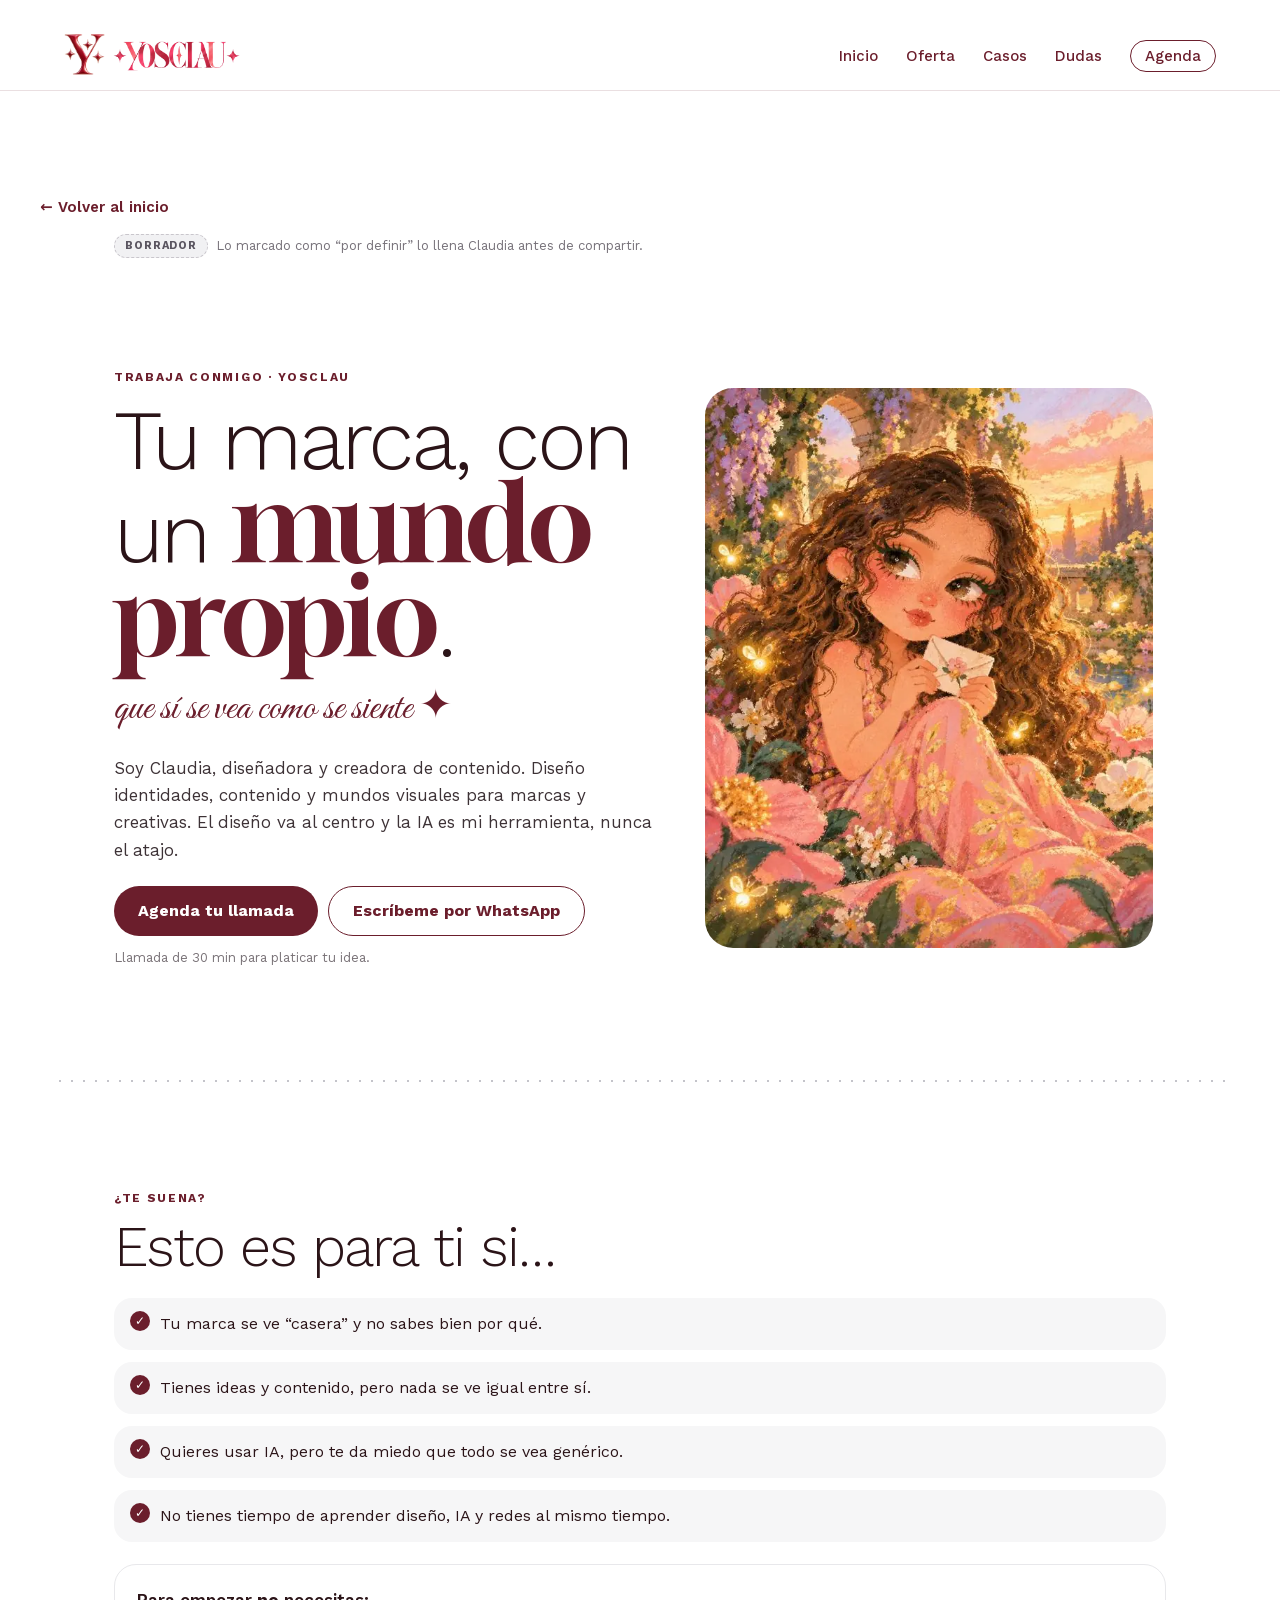
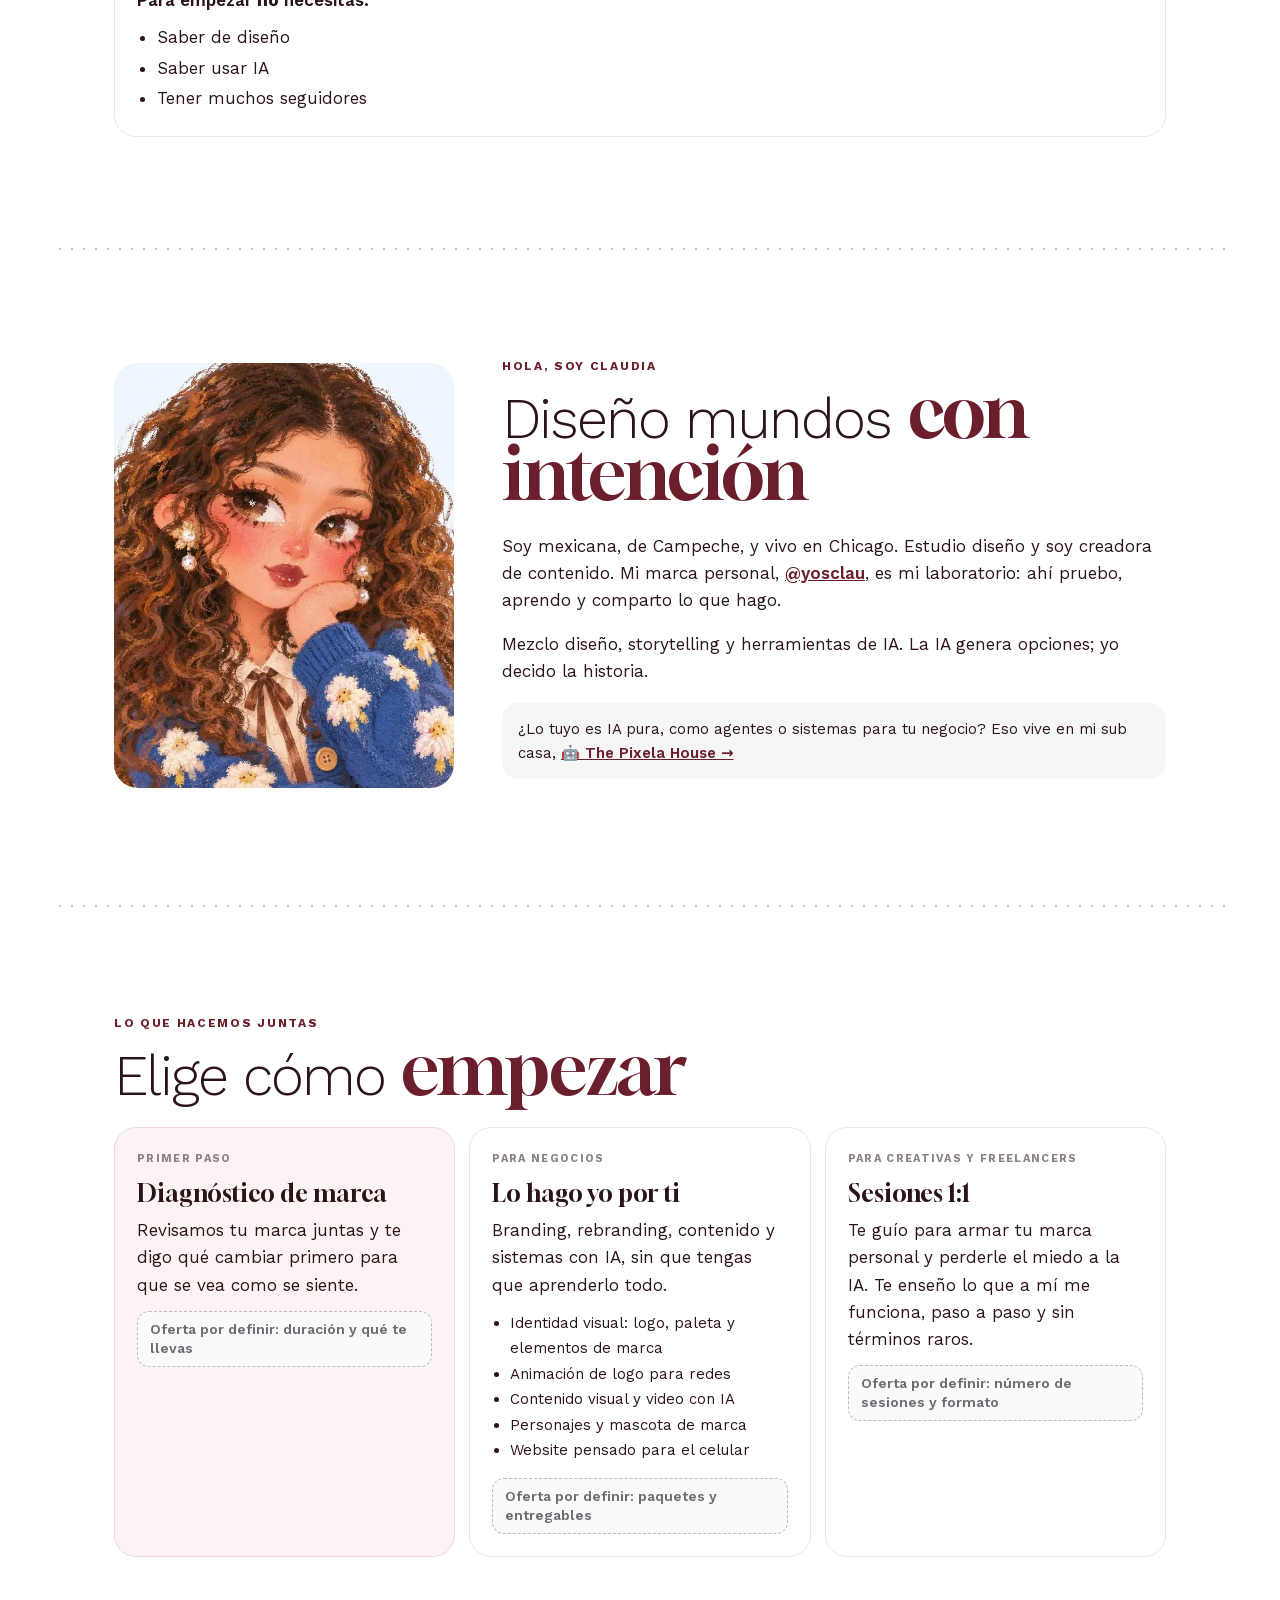
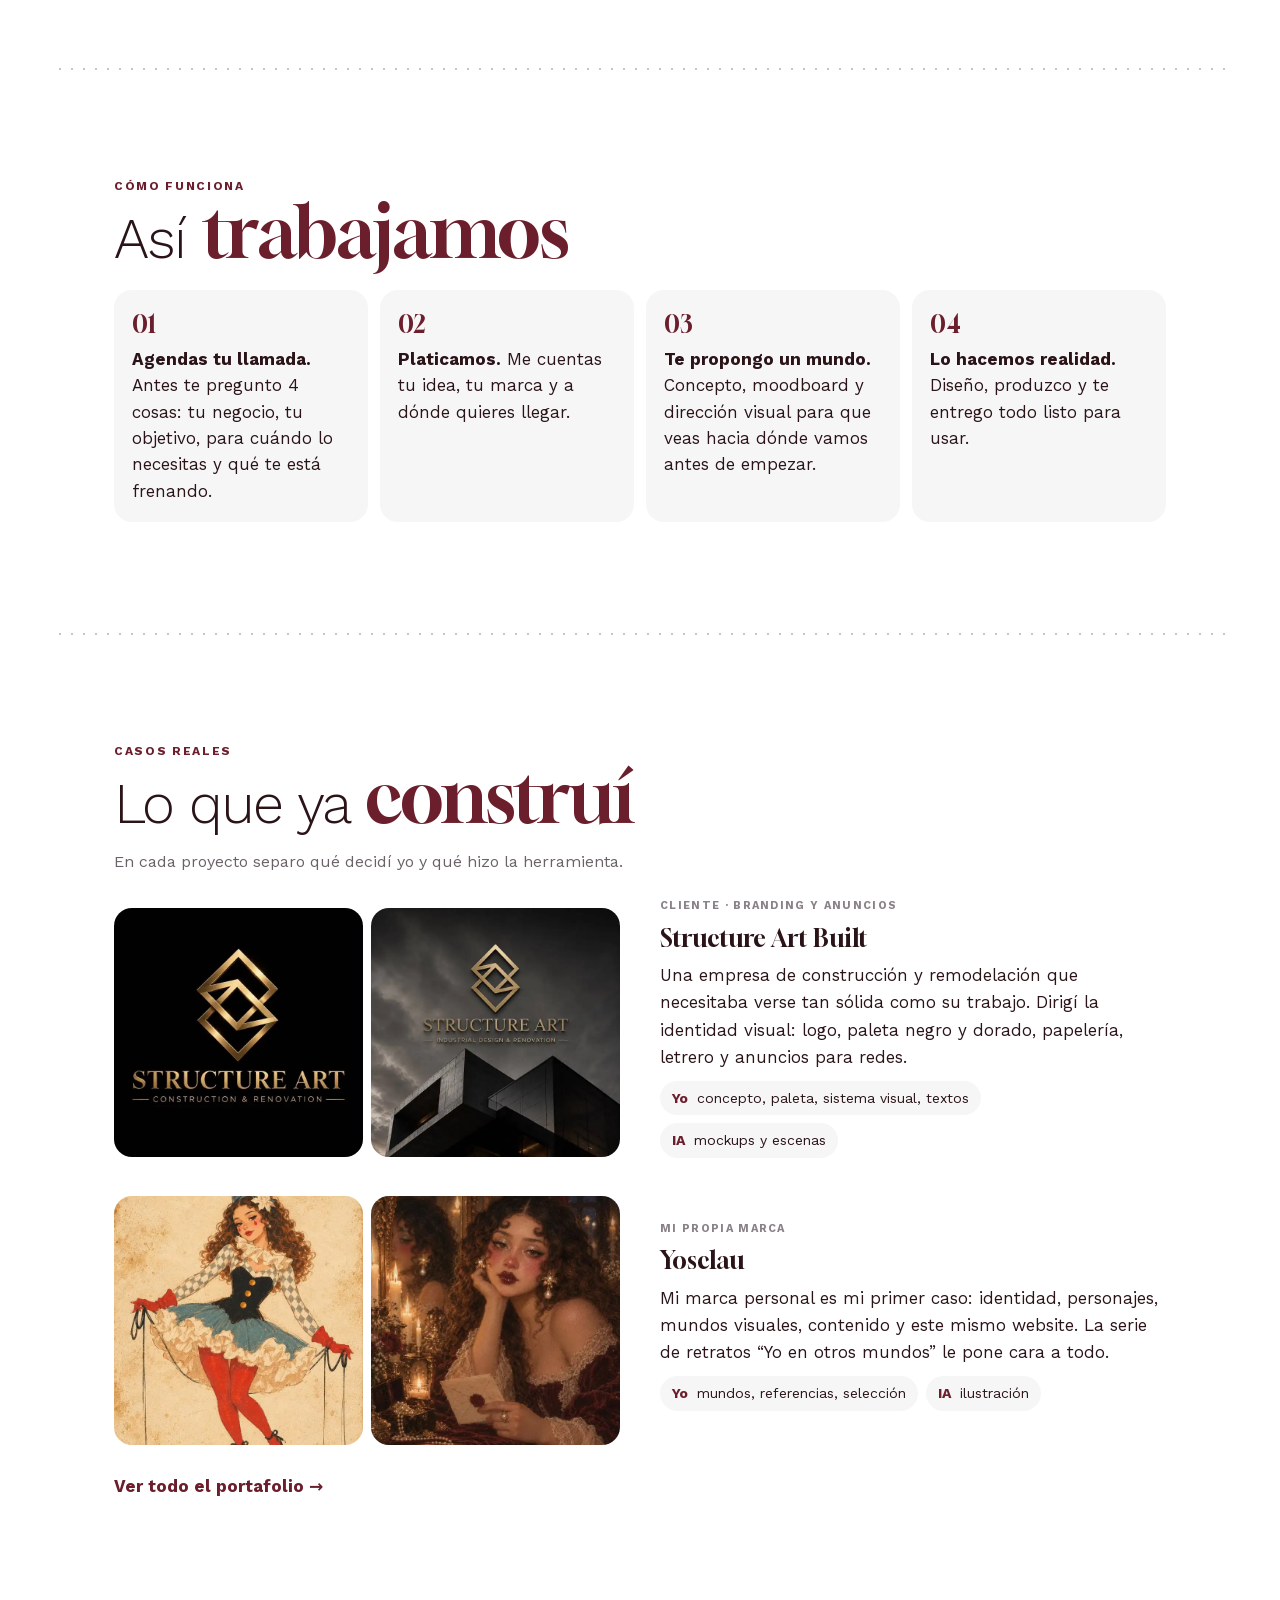
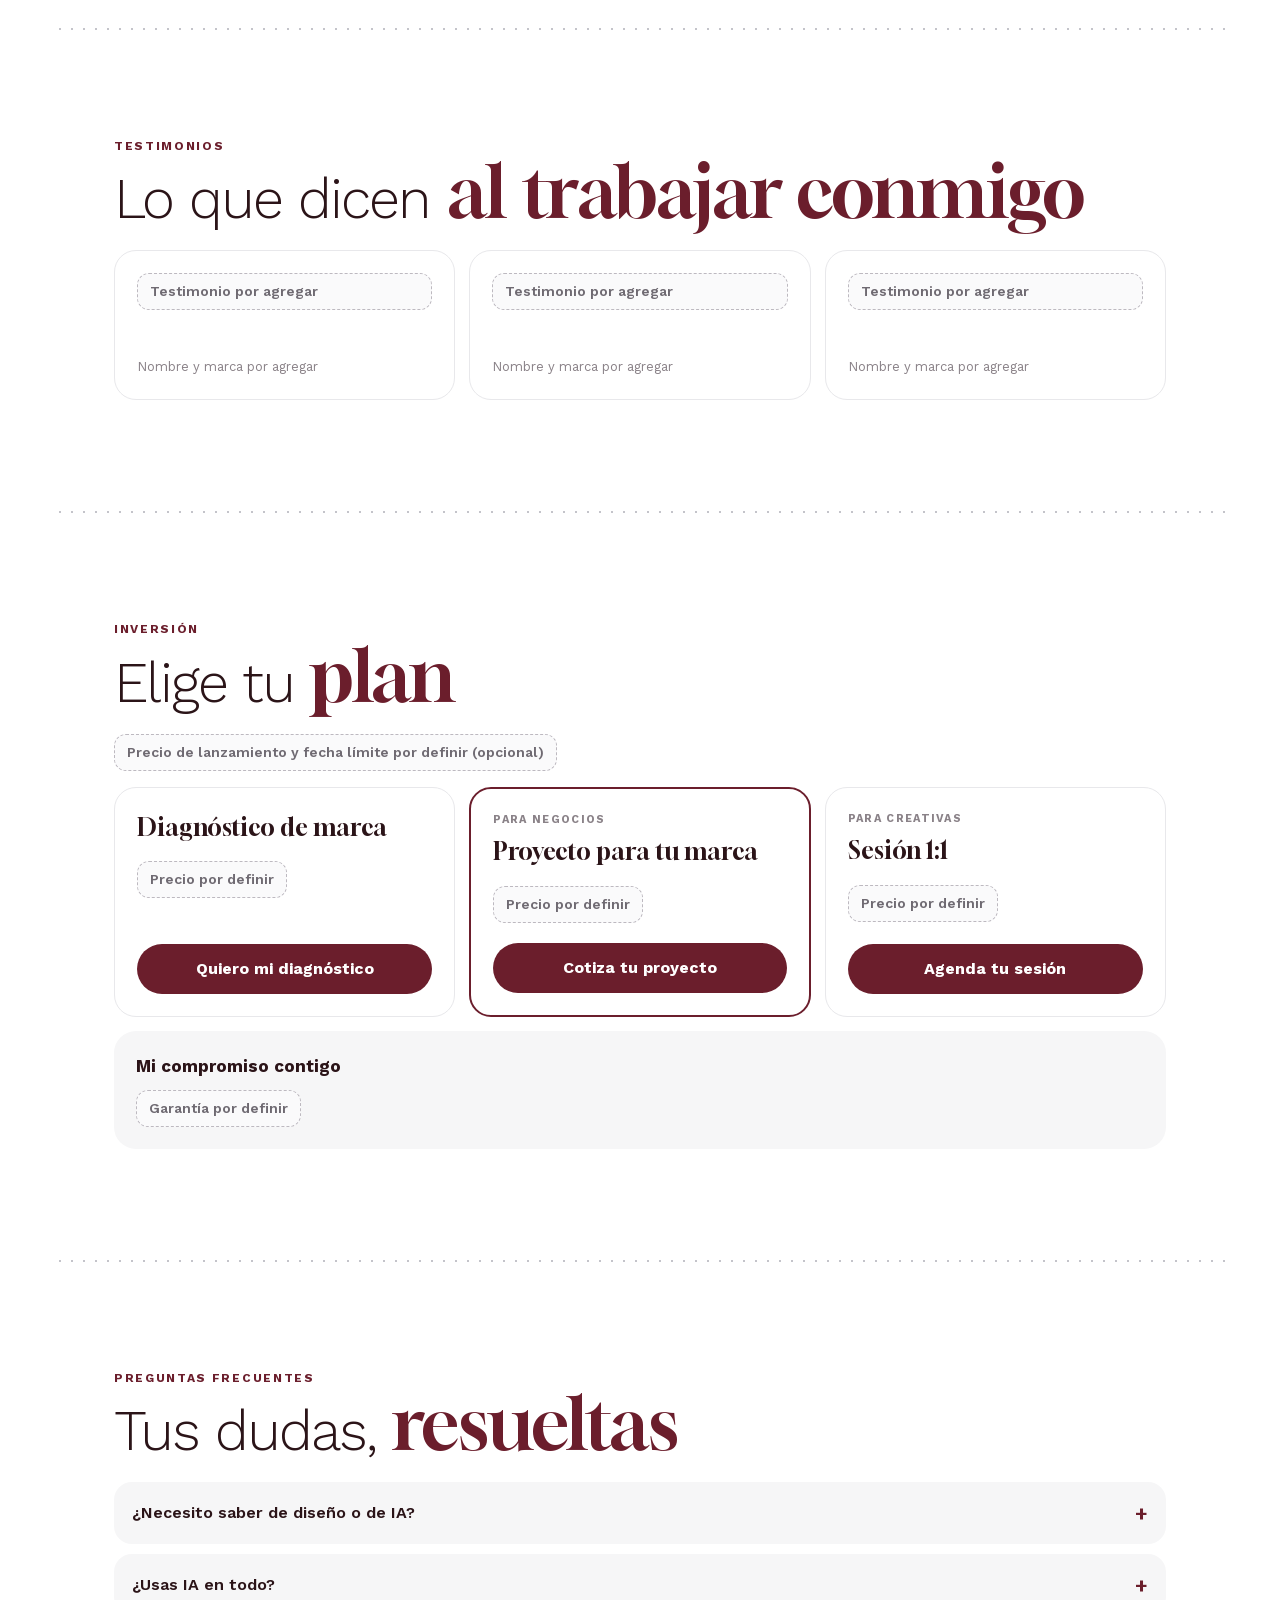
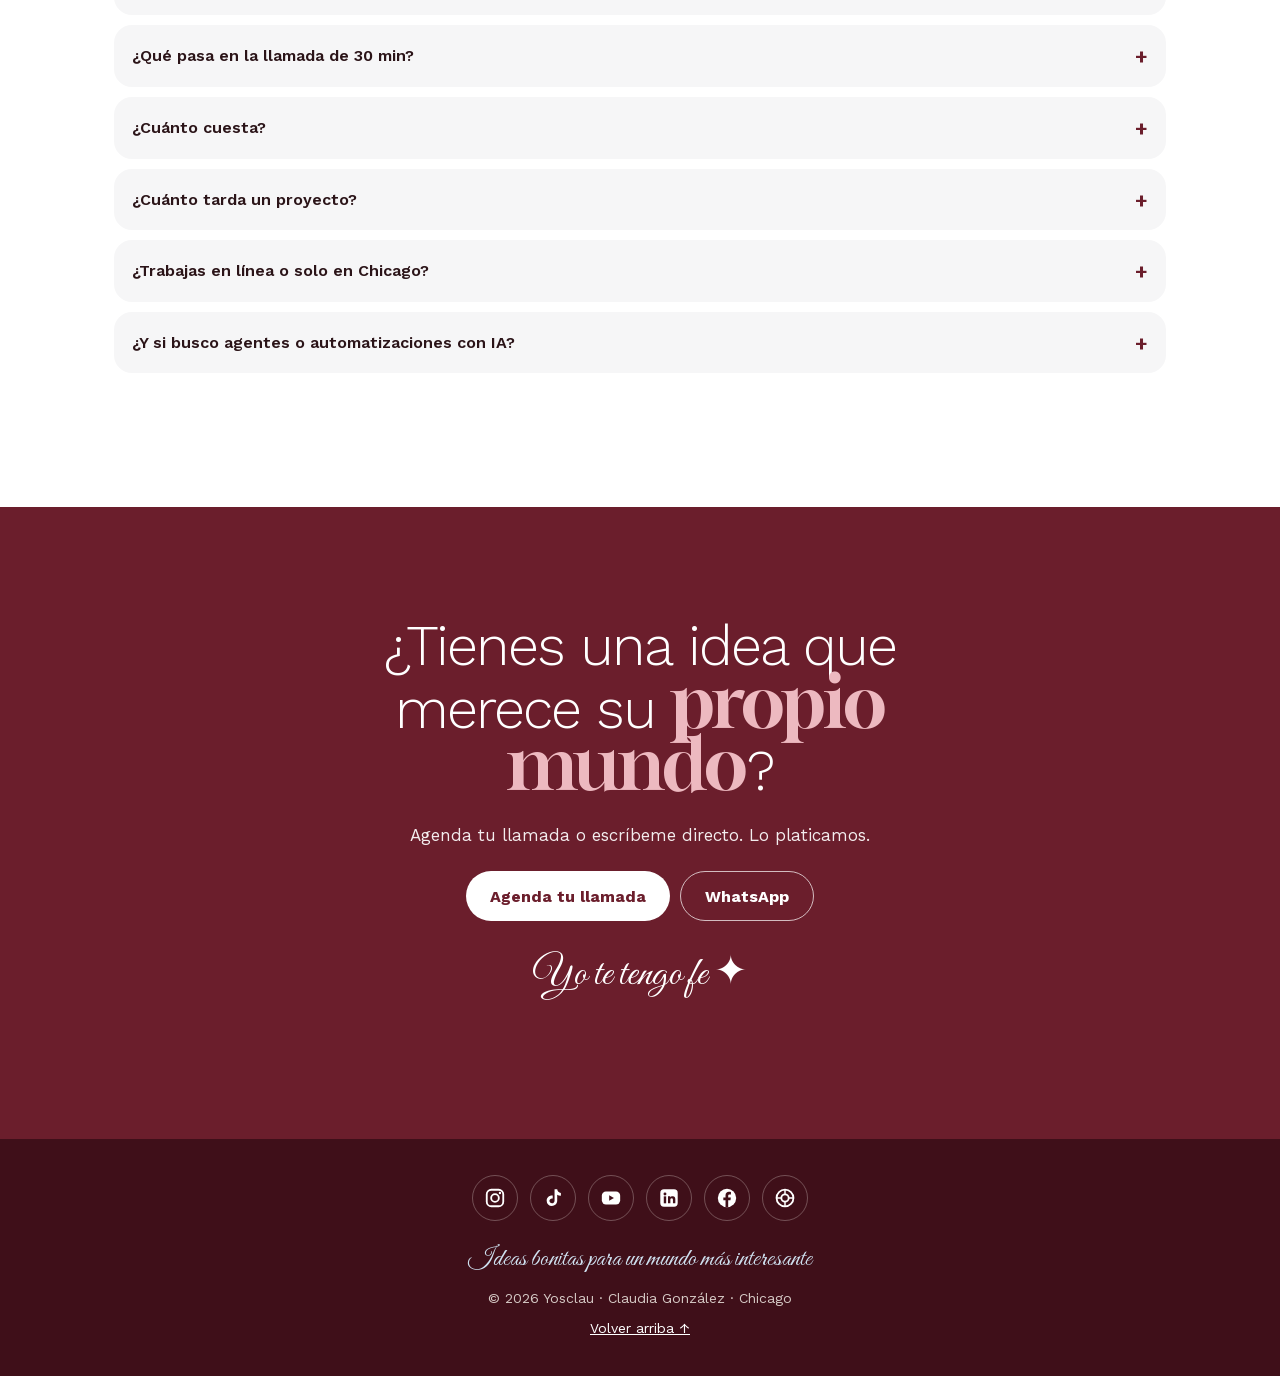
<file: carpetas/vender.html>
<!doctype html>
<html lang="es">
<head>
<meta charset="utf-8">
<meta name="viewport" content="width=device-width, initial-scale=1, viewport-fit=cover">
<title>Trabaja conmigo · Yosclau · Claudia González</title>
<meta name="description" content="Trabaja con Claudia González (Yosclau): identidad visual, contenido y mundos visuales para tu marca, con el diseño al centro y la IA como herramienta. Agenda una llamada.">
<meta name="theme-color" content="#6b1e2c">
<meta name="robots" content="noindex">
<meta property="og:title" content="Trabaja conmigo · Yosclau">
<meta property="og:description" content="Tu marca, con un mundo propio. Diseño al centro, IA como herramienta.">
<meta property="og:type" content="website">
<meta property="og:image" content="https://yosclau.github.io/og.png?v=logo2">
<link rel="icon" href="favicon-32.png" sizes="32x32" type="image/png">
<link rel="apple-touch-icon" href="apple-touch-icon.png">
<link rel="preload" href="fonts/gloock-normal.woff2" as="font" type="font/woff2" crossorigin>
<link rel="stylesheet" href="styles.css?v=live1">
<link rel="stylesheet" href="test.css?v=live1">
<link rel="stylesheet" href="v2.css?v=live1">
<link rel="stylesheet" href="v3.css?v=live1">
<link rel="stylesheet" href="v3g.css?v=live1">
<link rel="stylesheet" href="v3s.css?v=live1">
<link rel="stylesheet" href="ph.css?v=ph1">
<link rel="stylesheet" href="blanco.css?v=b1">
<link rel="stylesheet" href="vender.css?v=1">
<link rel="stylesheet" href="v5-vender.css?v=2">
</head>
<body class="vd">
<a class="skip" href="#main">Saltar al contenido</a>
<div class="toldo" aria-hidden="true"></div>
<header class="topbar" id="top">
  <a class="wordmark" href="index.html" aria-label="Yosclau, inicio"><img class="wm-y" src="media/v3g/y-mono.webp" alt="" width="223" height="240"><img class="wm-logo" src="media/brand/logo-yosclau-sm.webp" alt="" width="420" height="99"></a>
  <nav aria-label="Secciones">
    <ul>
      <li class="hide-sm"><a href="index.html">Inicio</a></li>
      <li><a href="#oferta">Oferta</a></li>
      <li><a href="#casos">Casos</a></li>
      <li class="hide-sm"><a href="#dudas">Dudas</a></li>
      <li><a class="pill" href="#reservar">Agenda</a></li>
    </ul>
  </nav>
</header>

<main id="main" class="vd-main">

<a class="back vd-back" href="index.html">← Volver al inicio</a>

<p class="vd-draft"><span>Borrador</span> Lo marcado como “por definir” lo llena Claudia antes de compartir.</p>

<!-- 1 · HERO: promesa + CTA -->
<section class="vd-hero" aria-labelledby="vd-h1">
  <div class="vd-hero-txt">
    <p class="vd-kicker">Trabaja conmigo · Yosclau</p>
    <h1 id="vd-h1" class="vd-h1">Tu marca, con un <em>mundo propio</em>.</h1>
    <p class="vd-script">que sí se vea como se siente ✦</p>
    <p class="vd-lede">Soy Claudia, diseñadora y creadora de contenido. Diseño identidades, contenido y mundos visuales para marcas y creativas. El diseño va al centro y la IA es mi herramienta, nunca el atajo.</p>
    <div class="vd-ctas">
      <a class="vd-btn vd-solid" href="https://calendly.com/yosclauuu/30min" target="_blank" rel="noopener">Agenda tu llamada</a>
      <a class="vd-btn vd-line" href="https://wa.me/14708409308?text=%C2%A1Hola%20Claudia%21%20Vi%20tu%20p%C3%A1gina%20y%20quiero%20trabajar%20contigo%20%F0%9F%98%8A" target="_blank" rel="noopener">Escríbeme por WhatsApp</a>
    </div>
    <p class="vd-micro">Llamada de 30 min para platicar tu idea.</p>
  </div>
  <figure class="vd-hero-img">
    <img src="../m/yo-jardin.webp" width="900" height="1125" alt="Retrato ilustrado de Claudia en un jardín, de su serie Yo en otros mundos" fetchpriority="high">
  </figure>
</section>

<!-- 2 · ¿TE SUENA? (para ti si / no necesitas) -->
<section class="vd-sec" id="para-ti" aria-labelledby="vd-paraTi">
  <p class="vd-kicker">¿Te suena?</p>
  <h2 id="vd-paraTi" class="vd-h2">Esto es para ti si…</h2>
  <ul class="vd-checks">
    <li>Tu marca se ve “casera” y no sabes bien por qué.</li>
    <li>Tienes ideas y contenido, pero nada se ve igual entre sí.</li>
    <li>Quieres usar IA, pero te da miedo que todo se vea genérico.</li>
    <li>No tienes tiempo de aprender diseño, IA y redes al mismo tiempo.</li>
  </ul>
  <div class="vd-card vd-no">
    <p class="vd-no-t">Para empezar <b>no</b> necesitas:</p>
    <ul>
      <li>Saber de diseño</li>
      <li>Saber usar IA</li>
      <li>Tener muchos seguidores</li>
    </ul>
  </div>
</section>

<!-- 3 · QUIÉN SOY -->
<section class="vd-sec vd-quien" id="quien" aria-labelledby="vd-quien">
  <img class="vd-quien-img" src="../m/yo-margaritas.webp" width="900" height="1125" alt="Retrato ilustrado de Claudia con margaritas" loading="lazy">
  <div>
    <p class="vd-kicker">Hola, soy Claudia</p>
    <h2 id="vd-quien" class="vd-h2">Diseño mundos <em>con intención</em></h2>
    <p>Soy mexicana, de Campeche, y vivo en Chicago. Estudio diseño y soy creadora de contenido. Mi marca personal, <a href="https://www.instagram.com/yosclau/" target="_blank" rel="noopener">@yosclau</a>, es mi laboratorio: ahí pruebo, aprendo y comparto lo que hago.</p>
    <p>Mezclo diseño, storytelling y herramientas de IA. La IA genera opciones; yo decido la historia.</p>
    <p class="vd-ph">¿Lo tuyo es IA pura, como agentes o sistemas para tu negocio? Eso vive en mi sub casa, <a href="../the-pixela-house/">🤖 The Pixela House →</a></p>
  </div>
</section>

<!-- 4 · LA OFERTA -->
<section class="vd-sec" id="oferta" aria-labelledby="vd-oferta">
  <p class="vd-kicker">Lo que hacemos juntas</p>
  <h2 id="vd-oferta" class="vd-h2">Elige cómo <em>empezar</em></h2>
  <div class="vd-grid">
    <article class="vd-card vd-offer vd-entry">
      <p class="vd-tag">Primer paso</p>
      <h3 class="vd-h3">Diagnóstico de marca</h3>
      <p>Revisamos tu marca juntas y te digo qué cambiar primero para que se vea como se siente.</p>
      <span class="vd-tbd">Oferta por definir: duración y qué te llevas</span>
    </article>
    <article class="vd-card vd-offer">
      <p class="vd-tag">Para negocios</p>
      <h3 class="vd-h3">Lo hago yo por ti</h3>
      <p>Branding, rebranding, contenido y sistemas con IA, sin que tengas que aprenderlo todo.</p>
      <ul class="vd-inc">
        <li>Identidad visual: logo, paleta y elementos de marca</li>
        <li>Animación de logo para redes</li>
        <li>Contenido visual y video con IA</li>
        <li>Personajes y mascota de marca</li>
        <li>Website pensado para el celular</li>
      </ul>
      <span class="vd-tbd">Oferta por definir: paquetes y entregables</span>
    </article>
    <article class="vd-card vd-offer">
      <p class="vd-tag">Para creativas y freelancers</p>
      <h3 class="vd-h3">Sesiones 1:1</h3>
      <p>Te guío para armar tu marca personal y perderle el miedo a la IA. Te enseño lo que a mí me funciona, paso a paso y sin términos raros.</p>
      <span class="vd-tbd">Oferta por definir: número de sesiones y formato</span>
    </article>
  </div>
</section>

<!-- 5 · CÓMO FUNCIONA -->
<section class="vd-sec" id="como" aria-labelledby="vd-como">
  <p class="vd-kicker">Cómo funciona</p>
  <h2 id="vd-como" class="vd-h2">Así <em>trabajamos</em></h2>
  <ol class="vd-steps">
    <li><b>Agendas tu llamada.</b> Antes te pregunto 4 cosas: tu negocio, tu objetivo, para cuándo lo necesitas y qué te está frenando.</li>
    <li><b>Platicamos.</b> Me cuentas tu idea, tu marca y a dónde quieres llegar.</li>
    <li><b>Te propongo un mundo.</b> Concepto, moodboard y dirección visual para que veas hacia dónde vamos antes de empezar.</li>
    <li><b>Lo hacemos realidad.</b> Diseño, produzco y te entrego todo listo para usar.</li>
  </ol>
</section>

<!-- 6 · CASOS REALES (prueba) -->
<section class="vd-sec" id="casos" aria-labelledby="vd-casos">
  <p class="vd-kicker">Casos reales</p>
  <h2 id="vd-casos" class="vd-h2">Lo que ya <em>construí</em></h2>
  <p class="vd-sub">En cada proyecto separo qué decidí yo y qué hizo la herramienta.</p>
  <article class="vd-case">
    <div class="vd-case-imgs">
      <img src="../m/structure-01.webp" width="900" height="900" alt="Logotipo dorado de Structure Art sobre negro" loading="lazy">
      <img src="../m/structure-04.webp" width="900" height="900" alt="Letrero de Structure Art en fachada" loading="lazy">
    </div>
    <div class="vd-case-txt">
      <p class="vd-tag">Cliente · Branding y anuncios</p>
      <h3 class="vd-h3">Structure Art Built</h3>
      <p>Una empresa de construcción y remodelación que necesitaba verse tan sólida como su trabajo. Dirigí la identidad visual: logo, paleta negro y dorado, papelería, letrero y anuncios para redes.</p>
      <p class="vd-yoia"><span><b>Yo</b> concepto, paleta, sistema visual, textos</span><span><b>IA</b> mockups y escenas</span></p>
    </div>
  </article>
  <article class="vd-case">
    <div class="vd-case-imgs">
      <img src="../m/yo-arlequin.webp" width="900" height="1125" alt="Retrato ilustrado de Claudia como arlequín de papel" loading="lazy">
      <img src="../m/yo-barroco.webp" width="900" height="1125" alt="Retrato ilustrado de Claudia en estilo barroco" loading="lazy">
    </div>
    <div class="vd-case-txt">
      <p class="vd-tag">Mi propia marca</p>
      <h3 class="vd-h3">Yosclau</h3>
      <p>Mi marca personal es mi primer caso: identidad, personajes, mundos visuales, contenido y este mismo website. La serie de retratos “Yo en otros mundos” le pone cara a todo.</p>
      <p class="vd-yoia"><span><b>Yo</b> mundos, referencias, selección</span><span><b>IA</b> ilustración</span></p>
    </div>
  </article>
  <p class="vd-more"><a href="portafolio.html">Ver todo el portafolio →</a></p>
</section>

<!-- 7 · TESTIMONIOS -->
<section class="vd-sec" id="testimonios" aria-labelledby="vd-test">
  <p class="vd-kicker">Testimonios</p>
  <h2 id="vd-test" class="vd-h2">Lo que dicen <em>al trabajar conmigo</em></h2>
  <div class="vd-grid">
    <figure class="vd-card vd-quote"><span class="vd-tbd">Testimonio por agregar</span><figcaption>Nombre y marca por agregar</figcaption></figure>
    <figure class="vd-card vd-quote"><span class="vd-tbd">Testimonio por agregar</span><figcaption>Nombre y marca por agregar</figcaption></figure>
    <figure class="vd-card vd-quote"><span class="vd-tbd">Testimonio por agregar</span><figcaption>Nombre y marca por agregar</figcaption></figure>
  </div>
</section>

<!-- 8 · PRECIOS + GARANTÍA -->
<section class="vd-sec" id="precios" aria-labelledby="vd-precios">
  <p class="vd-kicker">Inversión</p>
  <h2 id="vd-precios" class="vd-h2">Elige tu <em>plan</em></h2>
  <span class="vd-tbd">Precio de lanzamiento y fecha límite por definir (opcional)</span>
  <div class="vd-grid vd-prices">
    <article class="vd-card vd-price">
      <h3 class="vd-h3">Diagnóstico de marca</h3>
      <p class="vd-amount"><span class="vd-tbd">Precio por definir</span></p>
      <a class="vd-btn vd-solid" href="https://calendly.com/yosclauuu/30min" target="_blank" rel="noopener">Quiero mi diagnóstico</a>
    </article>
    <article class="vd-card vd-price vd-star">
      <p class="vd-tag">Para negocios</p>
      <h3 class="vd-h3">Proyecto para tu marca</h3>
      <p class="vd-amount"><span class="vd-tbd">Precio por definir</span></p>
      <a class="vd-btn vd-solid" href="https://wa.me/14708409308?text=%C2%A1Hola%20Claudia%21%20Vi%20tu%20p%C3%A1gina%20y%20quiero%20trabajar%20contigo%20%F0%9F%98%8A" target="_blank" rel="noopener">Cotiza tu proyecto</a>
    </article>
    <article class="vd-card vd-price">
      <p class="vd-tag">Para creativas</p>
      <h3 class="vd-h3">Sesión 1:1</h3>
      <p class="vd-amount"><span class="vd-tbd">Precio por definir</span></p>
      <a class="vd-btn vd-solid" href="https://calendly.com/yosclauuu/30min" target="_blank" rel="noopener">Agenda tu sesión</a>
    </article>
  </div>
  <div class="vd-card vd-guar">
    <p class="vd-guar-t">Mi compromiso contigo</p>
    <span class="vd-tbd">Garantía por definir</span>
  </div>
</section>

<!-- 9 · DUDAS (FAQ) -->
<section class="vd-sec" id="dudas" aria-labelledby="vd-dudas">
  <p class="vd-kicker">Preguntas frecuentes</p>
  <h2 id="vd-dudas" class="vd-h2">Tus dudas, <em>resueltas</em></h2>
  <div class="vd-faq">
    <details><summary>¿Necesito saber de diseño o de IA?</summary><p>No. Tú me cuentas tu idea y yo me encargo de la dirección, el diseño y las herramientas.</p></details>
    <details><summary>¿Usas IA en todo?</summary><p>Uso la IA como herramienta dentro de mi proceso creativo, para explorar rápido muchas versiones. El concepto, la selección y el sistema visual los decido yo.</p></details>
    <details><summary>¿Qué pasa en la llamada de 30 min?</summary><p>Me cuentas tu idea, tu marca y a dónde quieres llegar, y vemos juntas cuál es el mejor primer paso.</p></details>
    <details><summary>¿Cuánto cuesta?</summary><p><span class="vd-tbd">Respuesta por definir</span></p></details>
    <details><summary>¿Cuánto tarda un proyecto?</summary><p><span class="vd-tbd">Respuesta por definir</span></p></details>
    <details><summary>¿Trabajas en línea o solo en Chicago?</summary><p><span class="vd-tbd">Respuesta por definir</span></p></details>
    <details><summary>¿Y si busco agentes o automatizaciones con IA?</summary><p>Eso vive en mi sub casa de IA, <a href="../the-pixela-house/">The Pixela House</a>.</p></details>
  </div>
</section>

<!-- 10 · CIERRE + CTA -->
<section class="vd-close" id="reservar" aria-labelledby="vd-close">
  <h2 id="vd-close" class="vd-h2">¿Tienes una idea que merece su <em>propio mundo</em>?</h2>
  <p>Agenda tu llamada o escríbeme directo. Lo platicamos.</p>
  <div class="vd-ctas">
    <a class="vd-btn vd-white" href="https://calendly.com/yosclauuu/30min" target="_blank" rel="noopener">Agenda tu llamada</a>
    <a class="vd-btn vd-ghost" href="https://wa.me/14708409308?text=%C2%A1Hola%20Claudia%21%20Vi%20tu%20p%C3%A1gina%20y%20quiero%20trabajar%20contigo%20%F0%9F%98%8A" target="_blank" rel="noopener">WhatsApp</a>
  </div>
  <p class="vd-script vd-fe">Yo te tengo fe ✦</p>
</section>

</main>

<footer class="footer">
  <ul class="foot-social" aria-label="Redes sociales">
    <li><a href="https://instagram.com/yosclau" target="_blank" rel="noopener" aria-label="Instagram" title="Instagram"><svg viewBox="0 0 24 24" aria-hidden="true" focusable="false"><rect x="3" y="3" width="18" height="18" rx="5" fill="none" stroke="currentColor" stroke-width="2"/><circle cx="12" cy="12" r="4.2" fill="none" stroke="currentColor" stroke-width="2"/><circle cx="17.4" cy="6.6" r="1.3" fill="currentColor"/></svg></a></li>
    <li><a href="https://www.tiktok.com/@yosclau" target="_blank" rel="noopener" aria-label="TikTok" title="TikTok"><svg viewBox="0 0 24 24" aria-hidden="true" focusable="false"><path fill="currentColor" d="M16.6 2.5c.3 2.3 1.7 3.8 4 4v3c-1.5.1-2.8-.4-4-1.1v6.4c0 3.6-2.7 5.9-5.8 5.9a5.7 5.7 0 0 1-5.7-5.8c0-3.5 3.1-6 6.6-5.5v3.1c-1.7-.4-3.6.6-3.6 2.5 0 1.6 1.3 2.7 2.8 2.7 1.7 0 2.8-1.2 2.8-3.1V2.5z"/></svg></a></li>
    <li><a href="https://www.youtube.com/@yosclau" target="_blank" rel="noopener" aria-label="YouTube" title="YouTube"><svg viewBox="0 0 24 24" aria-hidden="true" focusable="false"><rect x="2" y="5" width="20" height="14" rx="4.5" fill="currentColor"/><path d="M10 9v6l5.2-3z" fill="var(--icon-bg,#f4ecdf)"/></svg></a></li>
    <li><a href="https://www.linkedin.com/in/yosclau" target="_blank" rel="noopener" aria-label="LinkedIn" title="LinkedIn"><svg viewBox="0 0 24 24" aria-hidden="true" focusable="false"><rect x="2.5" y="2.5" width="19" height="19" rx="4" fill="currentColor"/><g fill="var(--icon-bg,#f4ecdf)"><circle cx="7.6" cy="7.6" r="1.6"/><rect x="6.3" y="10.2" width="2.6" height="7.6"/><path d="M10.9 10.2h2.5v1.1c.4-.7 1.3-1.3 2.6-1.3 2.5 0 2.9 1.6 2.9 3.7v4.1h-2.6v-3.6c0-.9-.1-2-1.3-2-1.3 0-1.5 1-1.5 1.9v3.7h-2.6z"/></g></svg></a></li>
    <li><a href="https://www.facebook.com/yosclau" target="_blank" rel="noopener" aria-label="Facebook" title="Facebook"><svg viewBox="0 0 24 24" aria-hidden="true" focusable="false"><circle cx="12" cy="12" r="10" fill="currentColor"/><path fill="var(--icon-bg,#f4ecdf)" d="M13.3 22v-7.6h2.5l.4-3h-2.9V9.6c0-.9.3-1.5 1.5-1.5h1.5V5.4c-.3 0-1.2-.1-2.2-.1-2.2 0-3.7 1.3-3.7 3.8v2.3H8v3h2.4V22z"/></svg></a></li>
    <li><a href="https://vsco.co/yosclau" target="_blank" rel="noopener" aria-label="VSCO" title="VSCO"><svg viewBox="0 0 24 24" aria-hidden="true" focusable="false"><circle cx="12" cy="12" r="9.2" fill="none" stroke="currentColor" stroke-width="2"/><circle cx="12" cy="12" r="4" fill="none" stroke="currentColor" stroke-width="2"/><path d="M12 2.8v5.2M12 16v5.2M2.8 12H8M16 12h5.2" stroke="currentColor" stroke-width="1.6"/></svg></a></li>
  </ul>
  <p class="script">Ideas bonitas para un mundo más interesante</p>
  <p>© 2026 Yosclau · Claudia González · Chicago</p>
  <a href="#top" class="totop">Volver arriba ↑</a>
</footer>
</body>
</html>
</file>
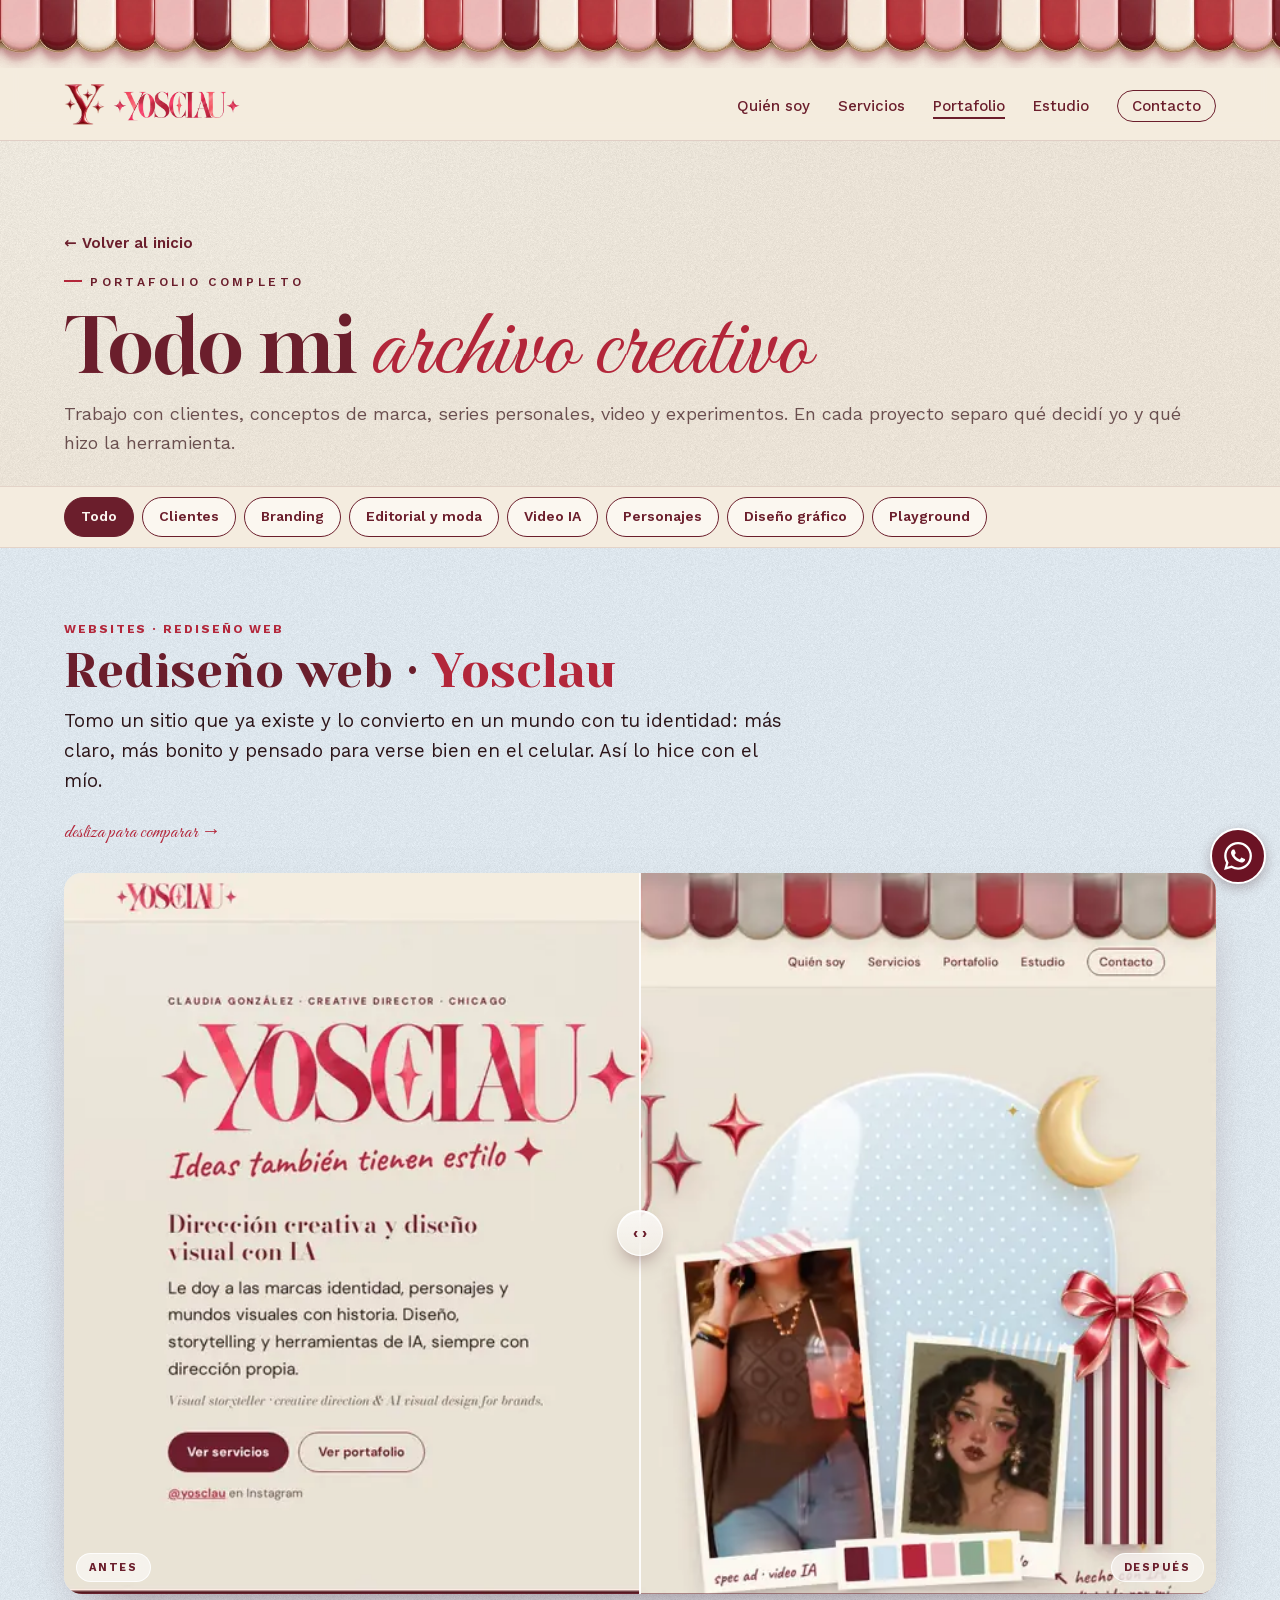
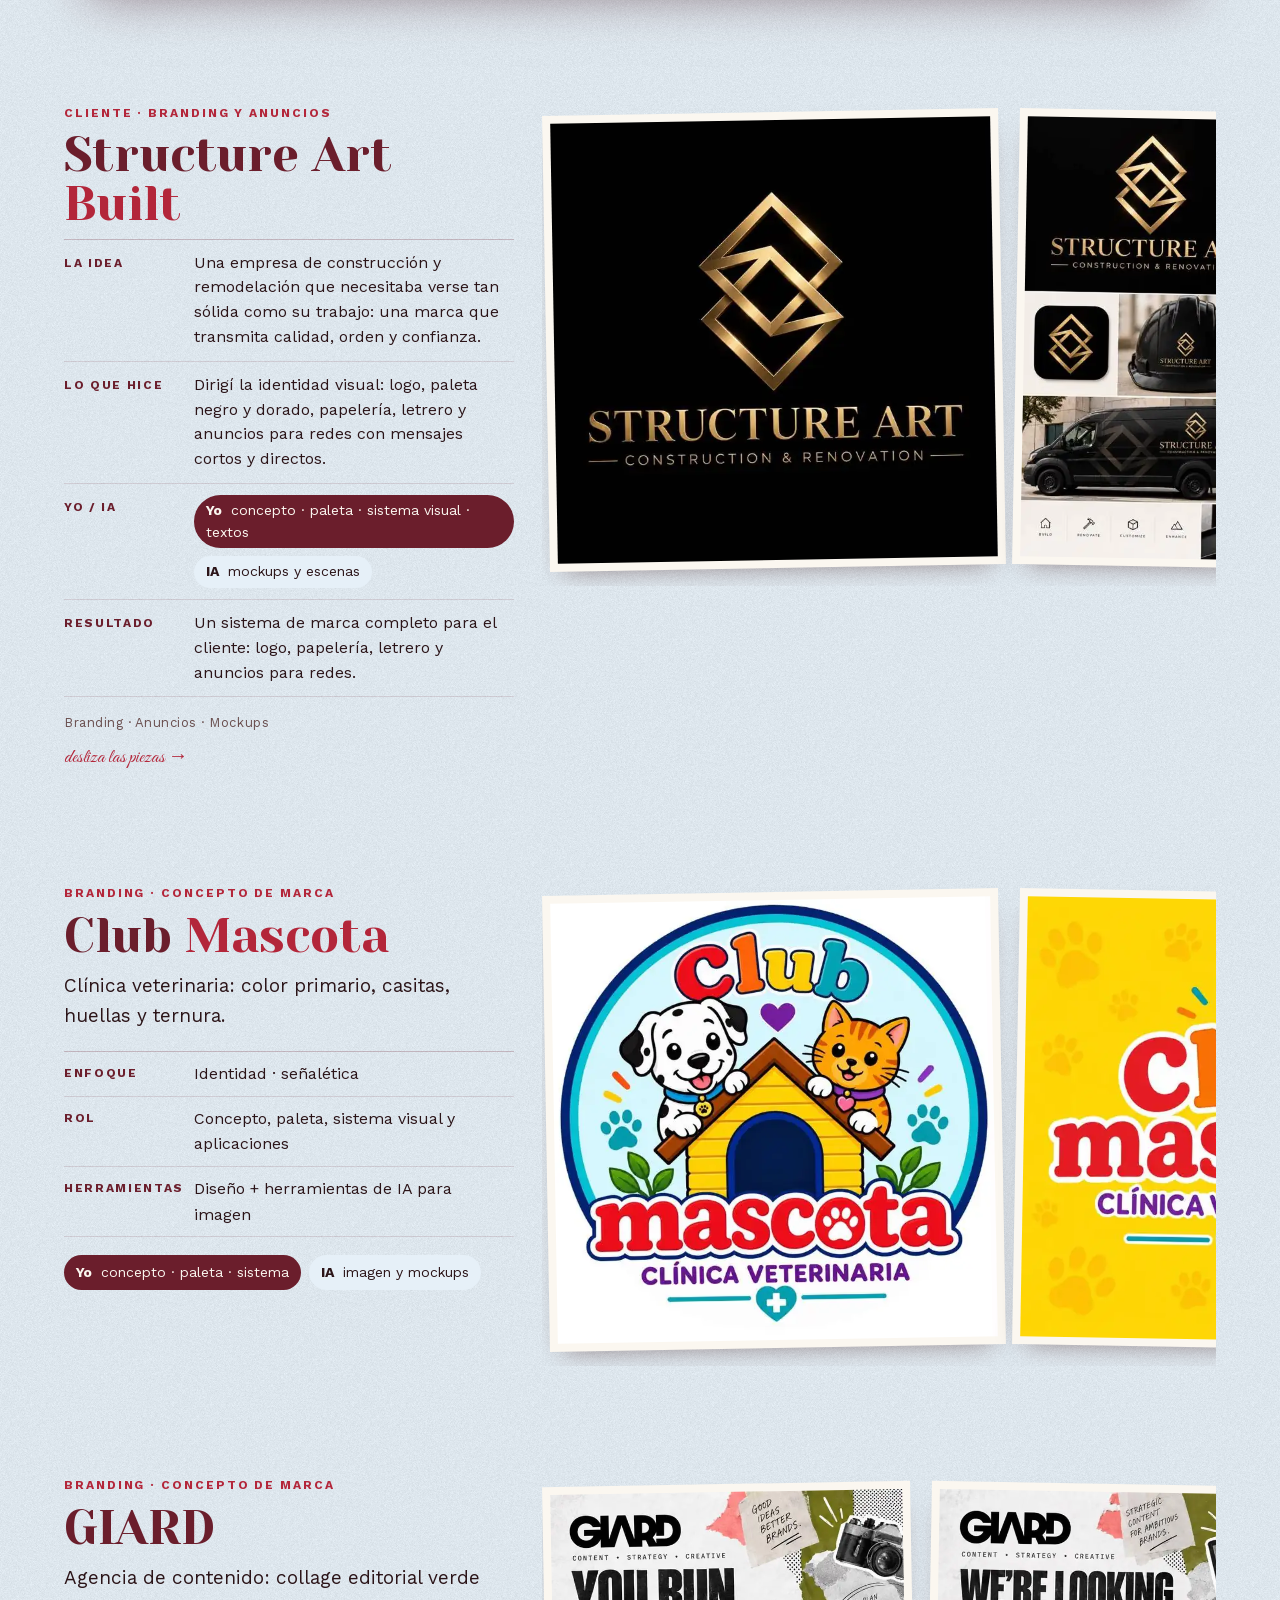
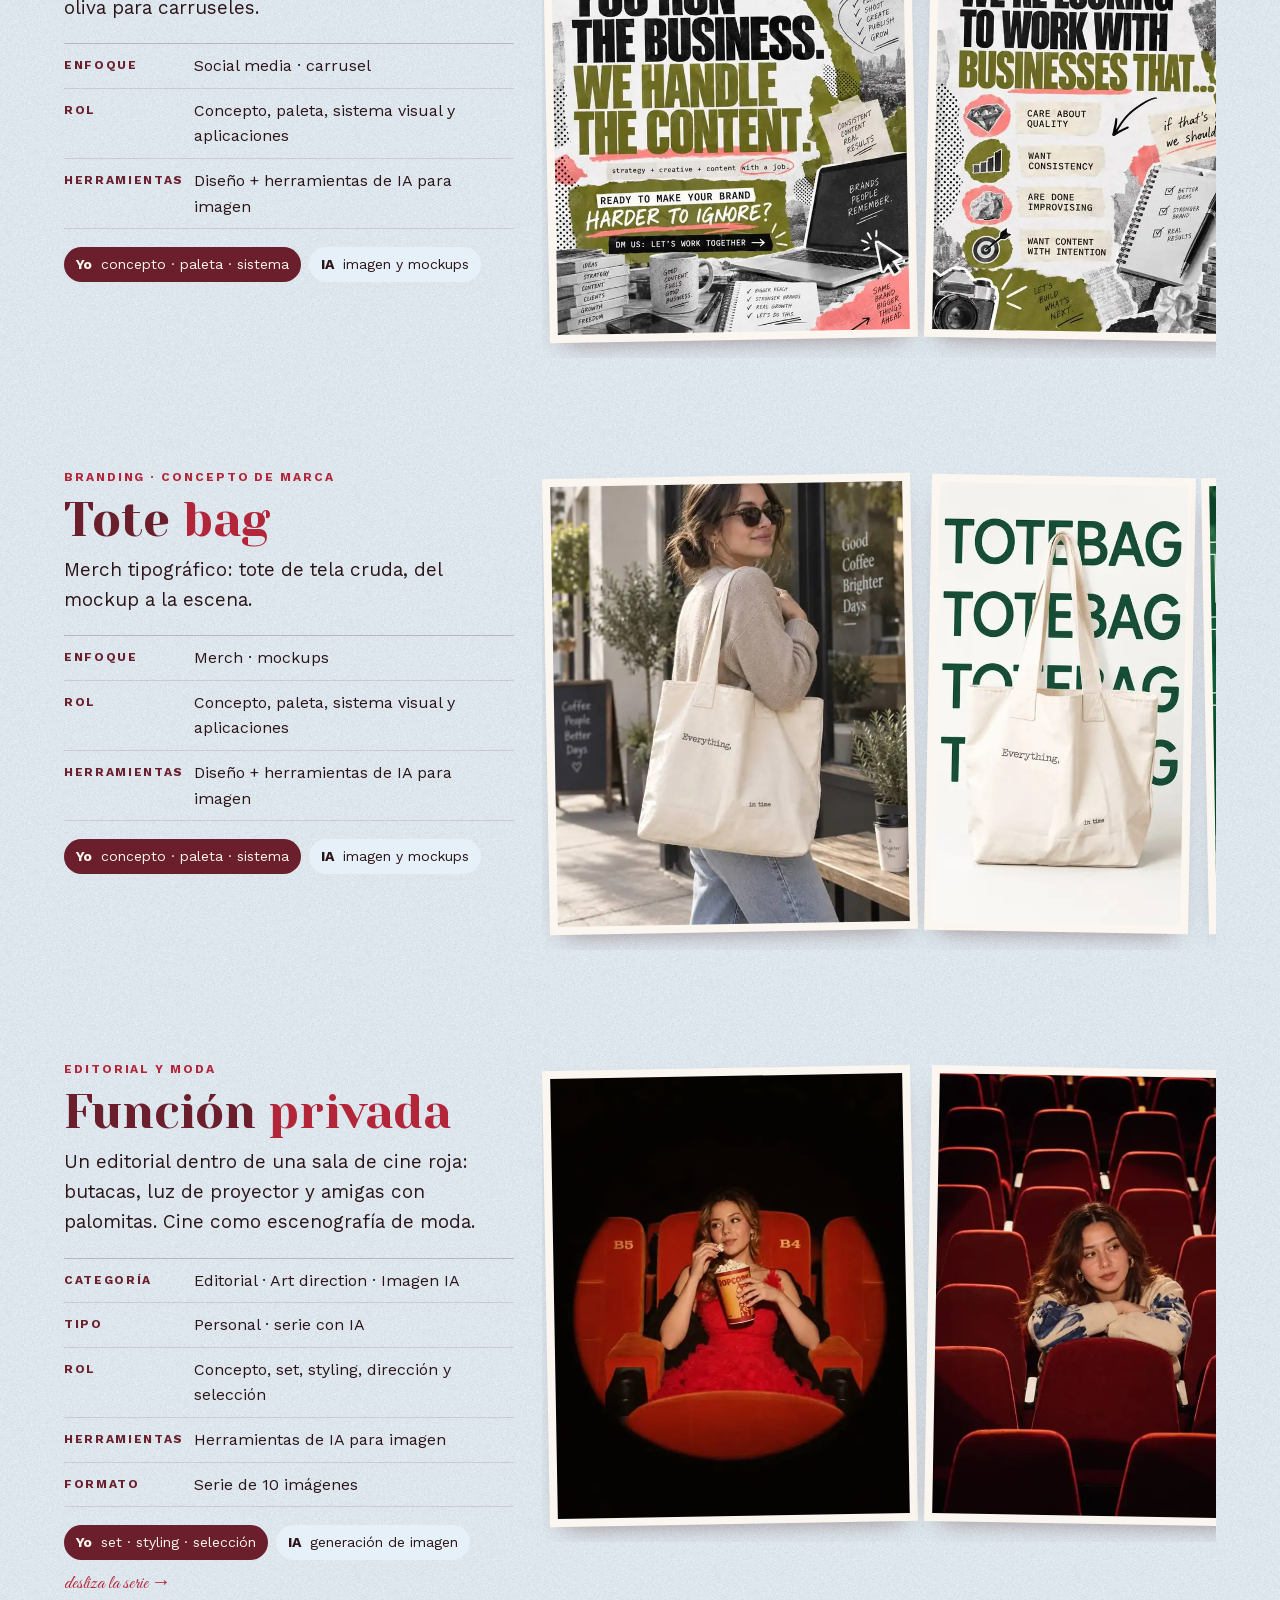
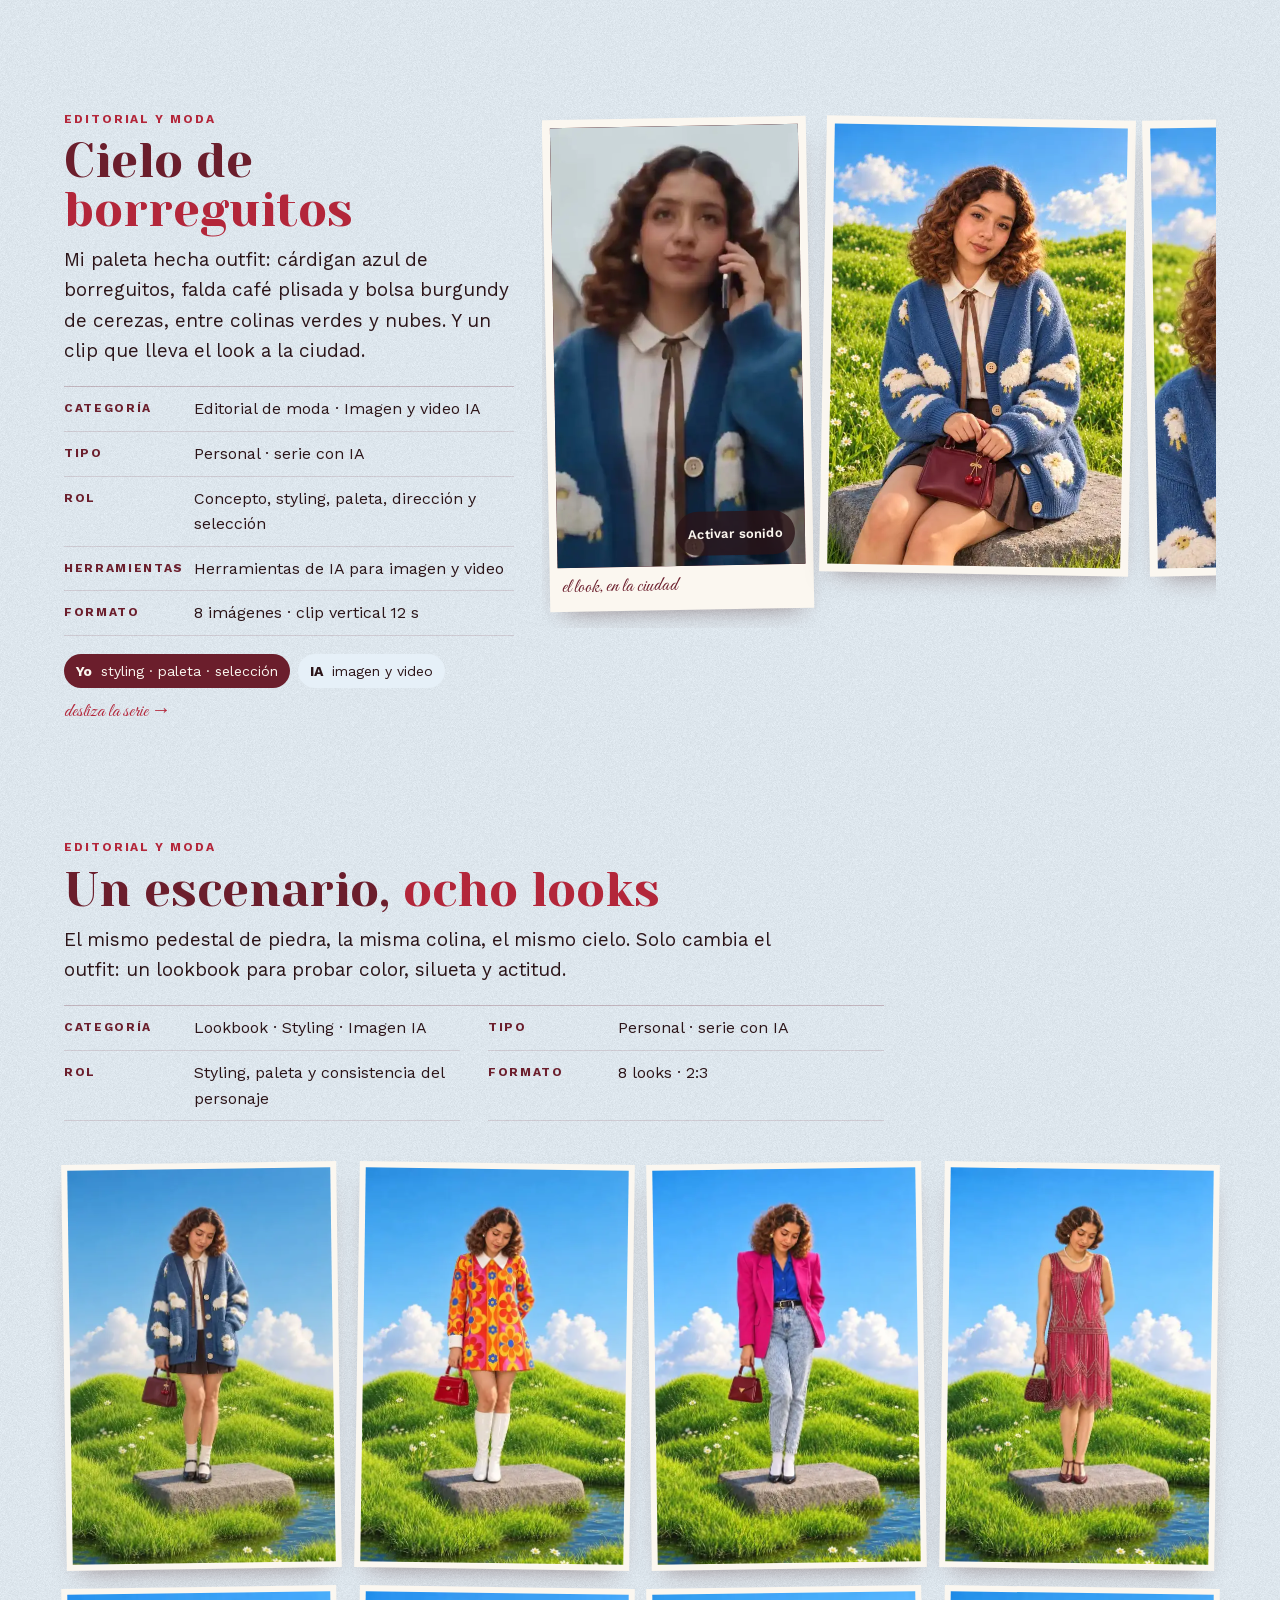
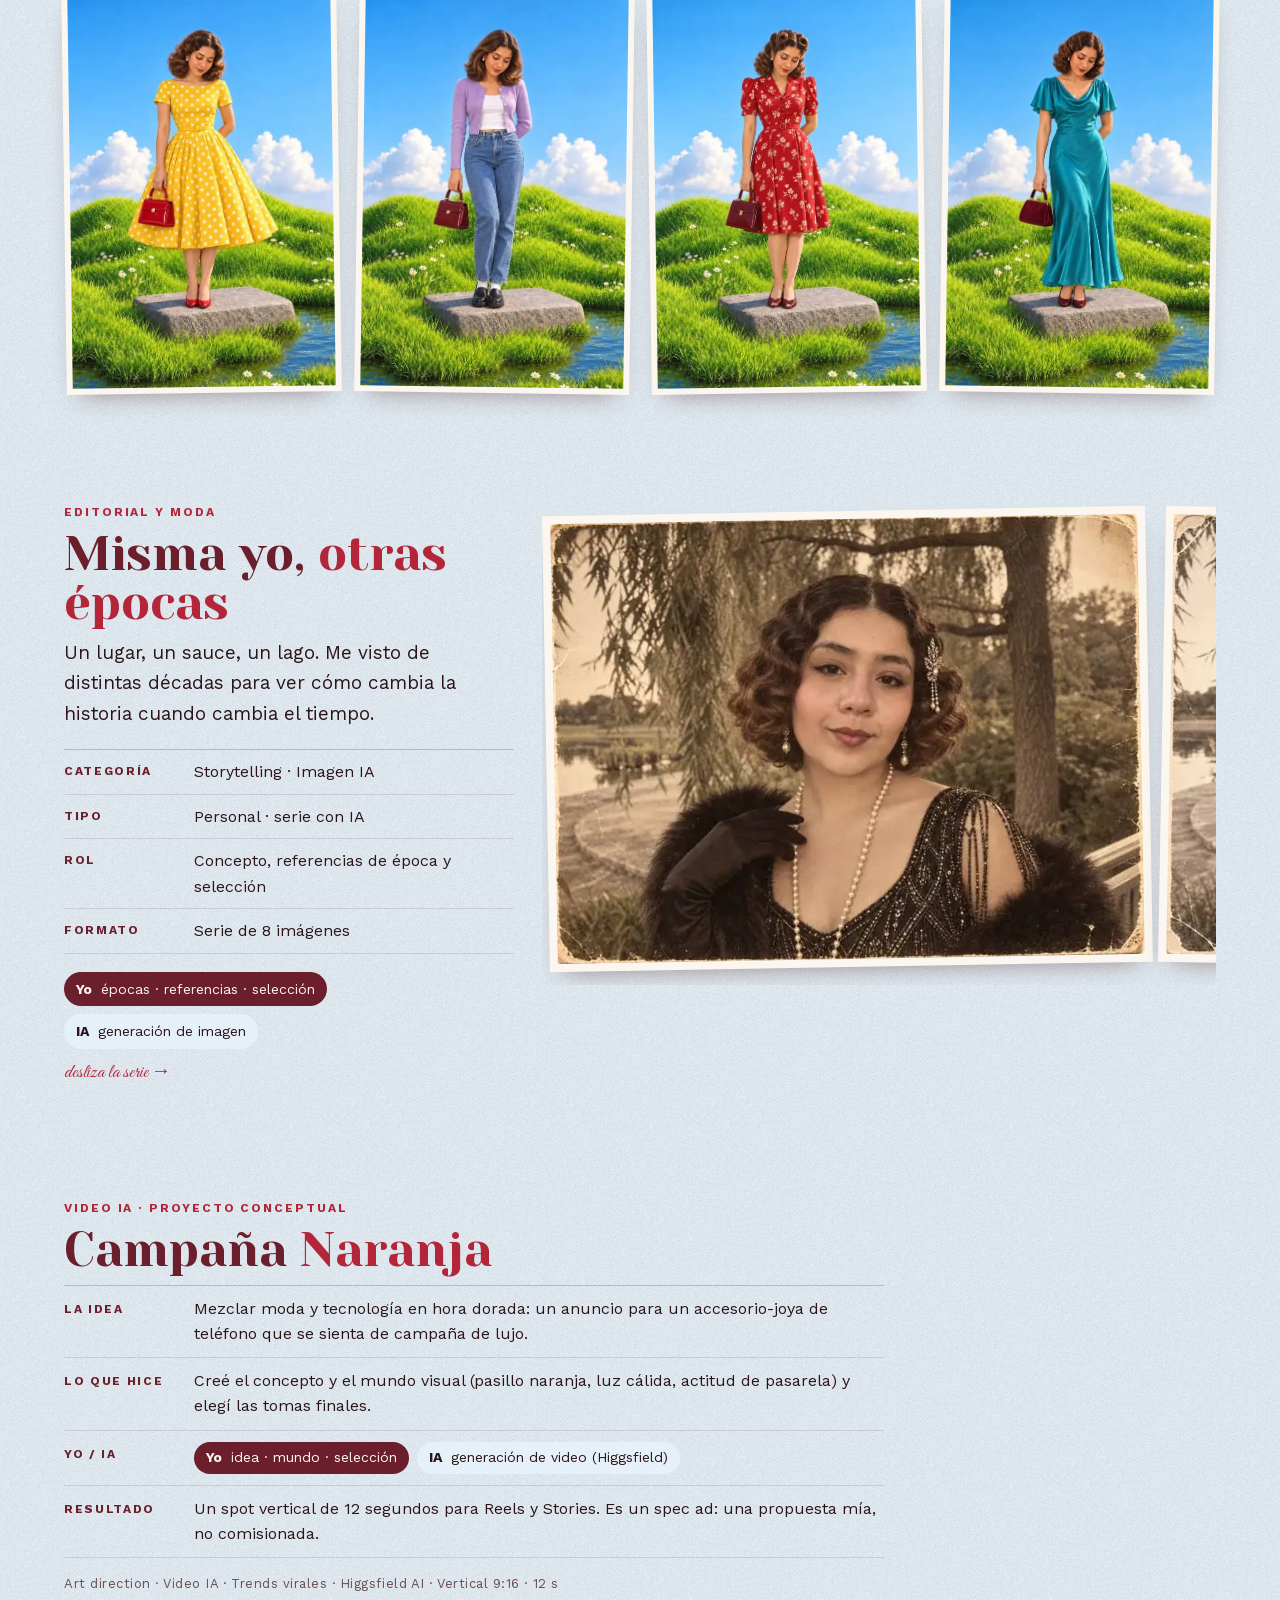
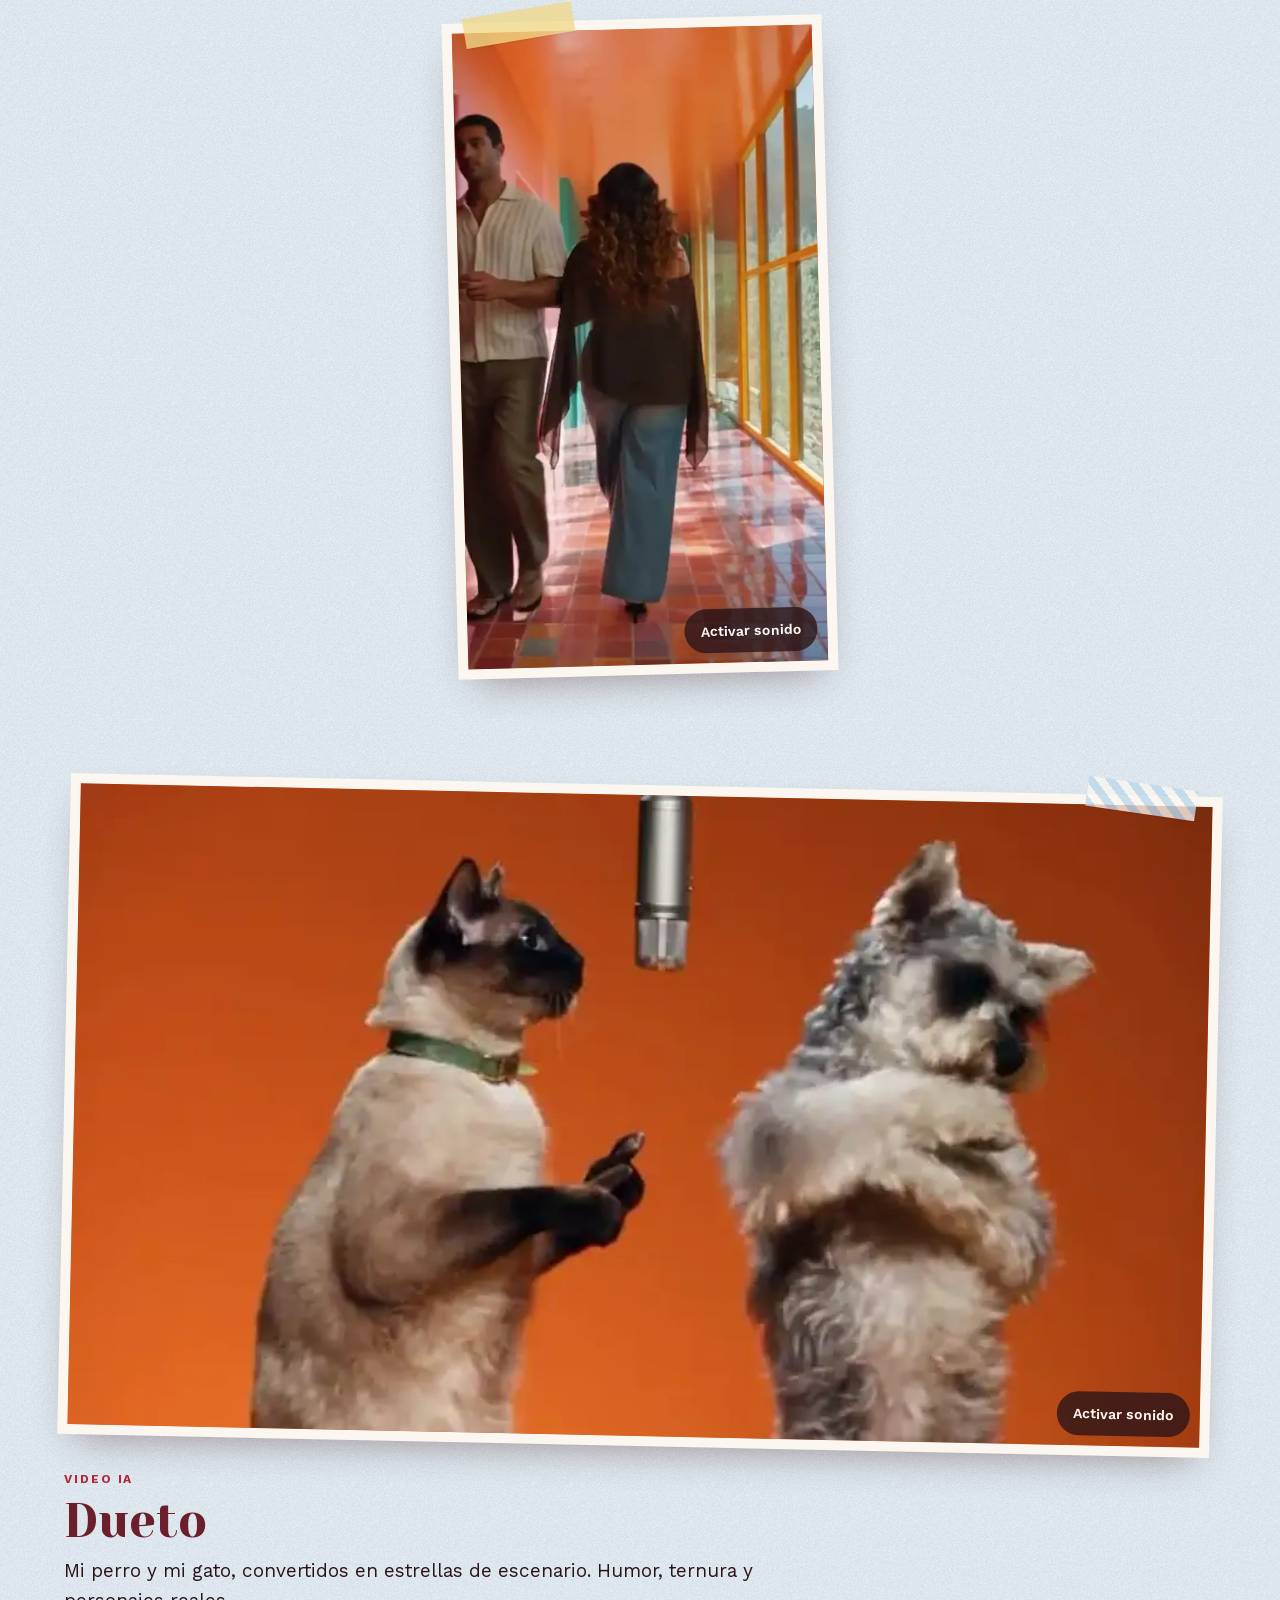
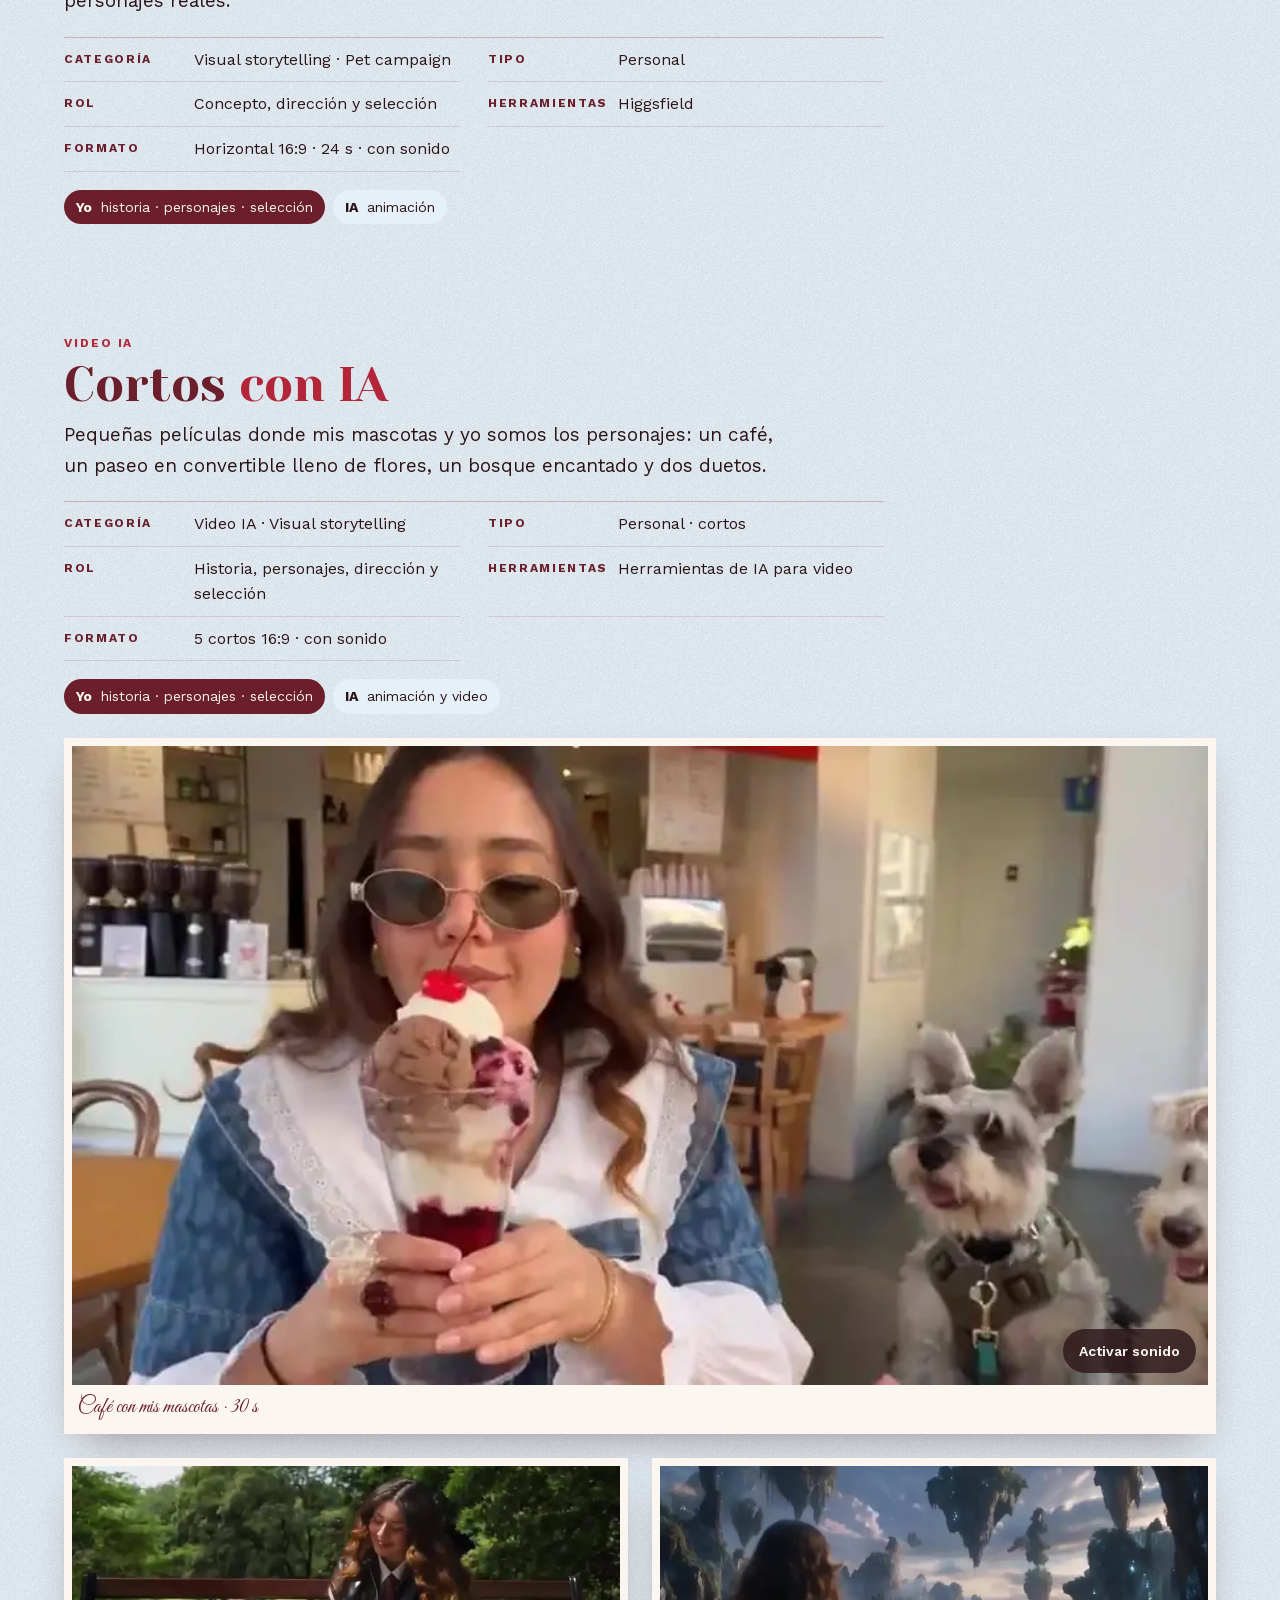
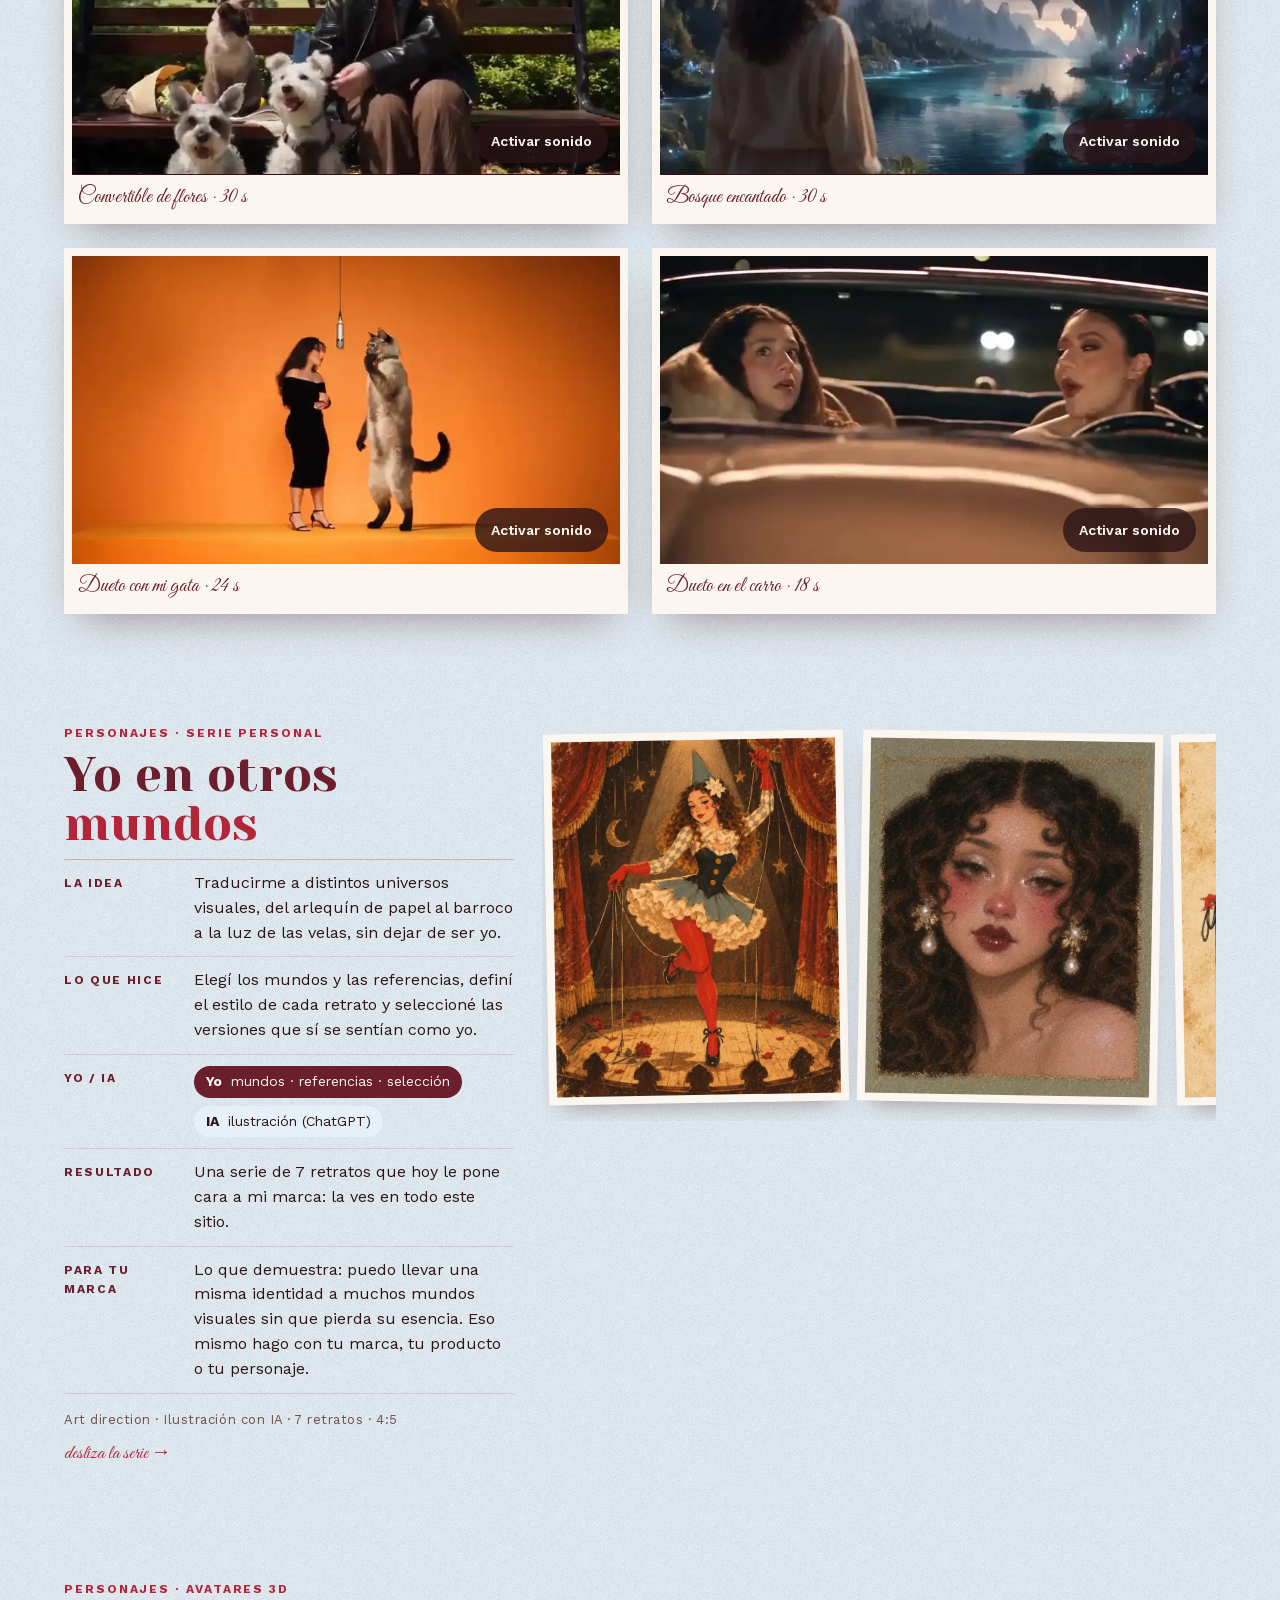
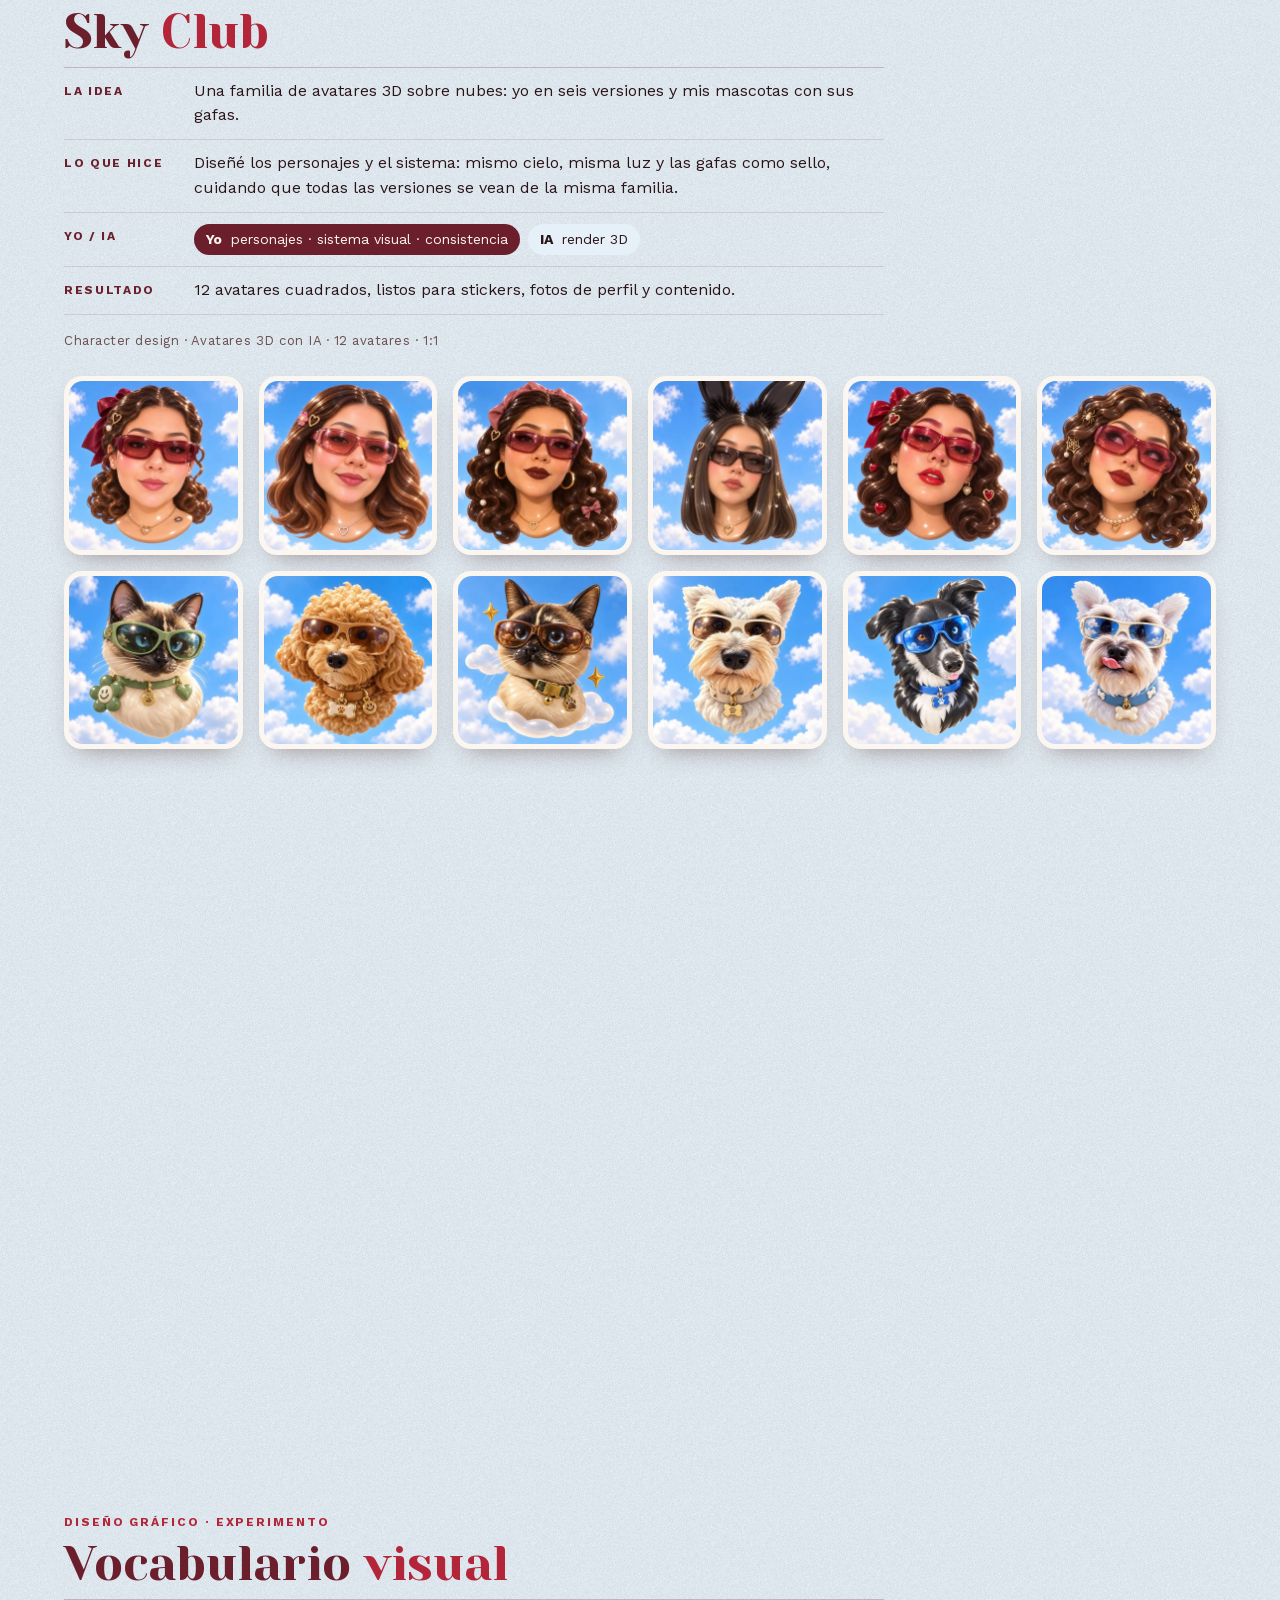
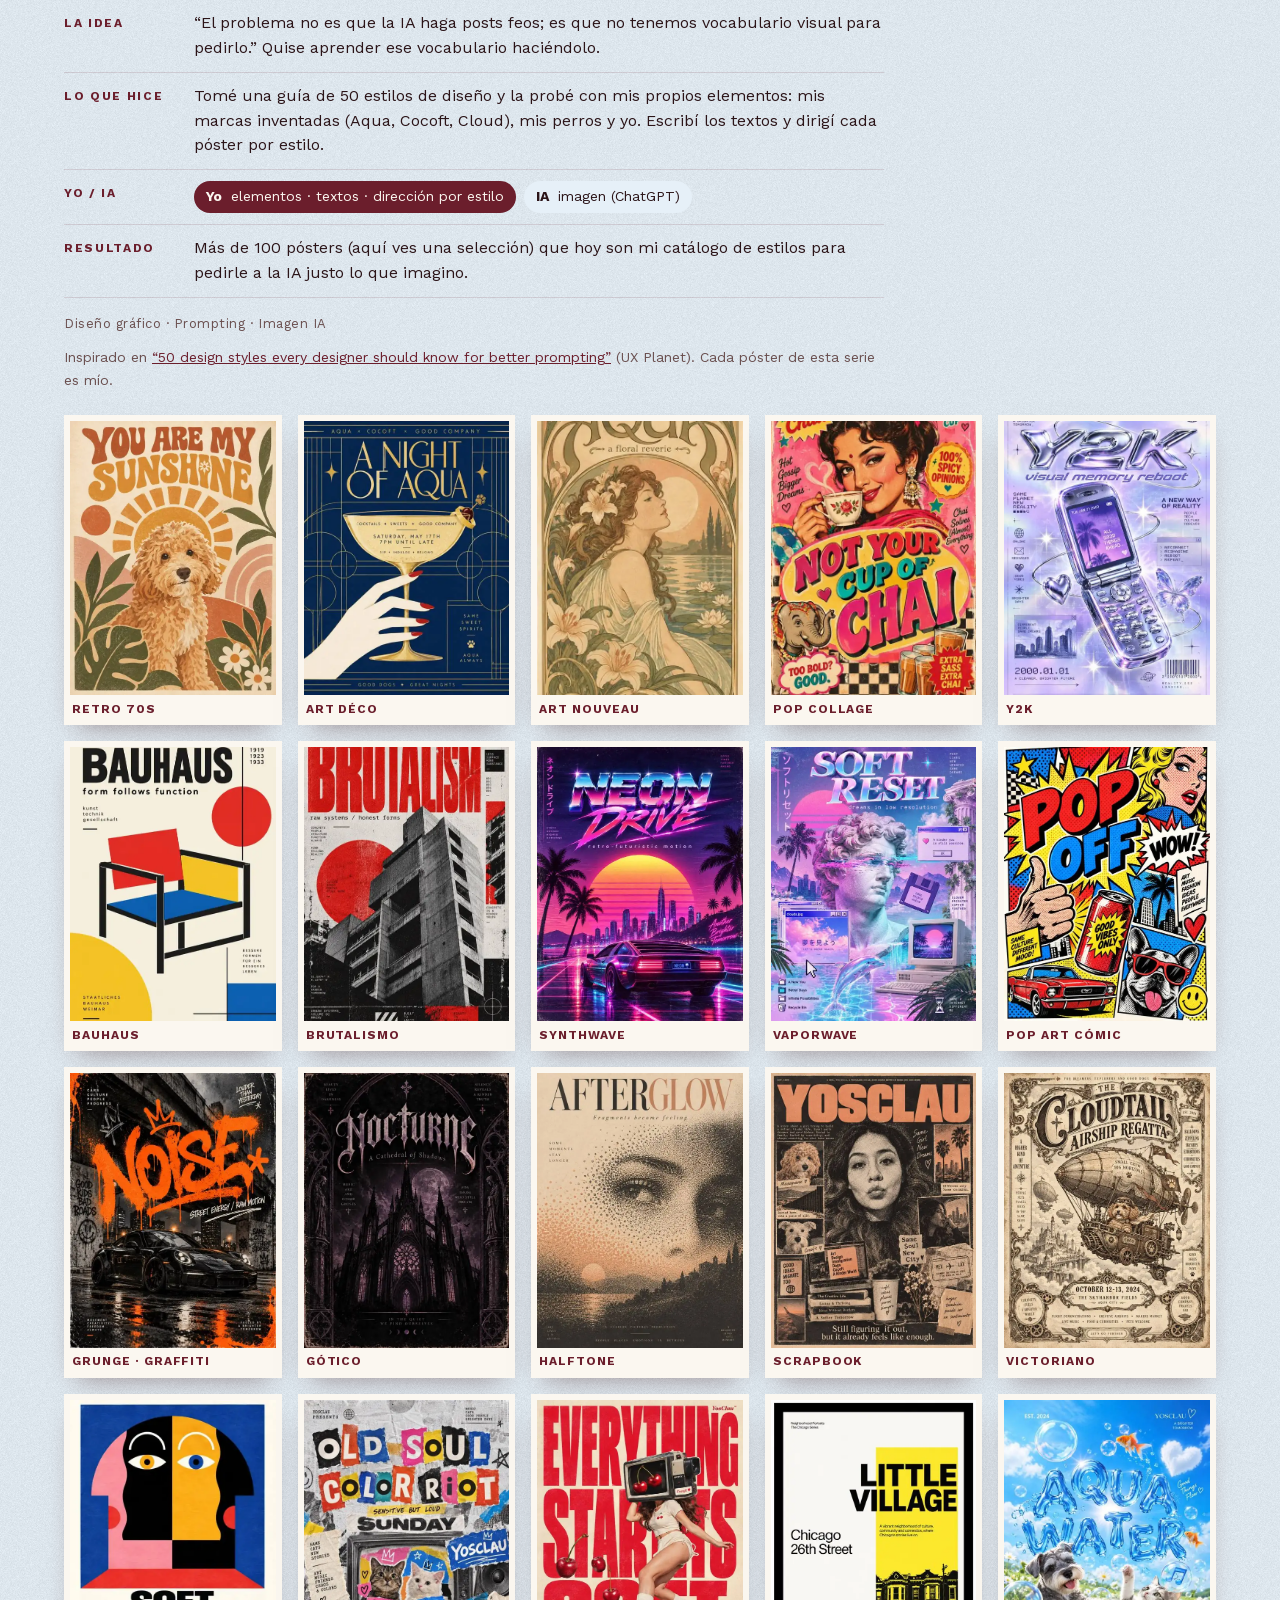
<file: v3/portafolio.html>
<!doctype html>
<html lang="es">
<head>
<meta charset="utf-8">
<meta name="viewport" content="width=device-width, initial-scale=1, viewport-fit=cover">
<title>Portafolio · Yosclau · Claudia González</title>
<meta name="description" content="Portafolio completo de Yosclau (Claudia González): clientes, branding, editorial y moda, video IA, personajes, diseño gráfico y experimentos.">
<meta name="theme-color" content="#6b1e2c">
<meta name="robots" content="noindex">
<meta property="og:title" content="Portafolio · Yosclau · Claudia González">
<meta property="og:description" content="Las ideas también tienen estilo. Identidad visual, contenido con IA, personajes, mundos y websites para marcas.">
<meta property="og:type" content="website">
<meta property="og:image" content="https://yosclau.github.io/og.png?v=logo2">
<meta property="og:image:width" content="1200">
<meta property="og:image:height" content="630">
<meta property="og:url" content="https://yosclau.github.io/v3/portafolio">
<meta name="twitter:card" content="summary_large_image">
<meta name="twitter:image" content="https://yosclau.github.io/og.png?v=logo2">
<link rel="icon" href="favicon-32.png" sizes="32x32" type="image/png">
<link rel="icon" href="favicon-64.png" sizes="64x64" type="image/png">
<link rel="apple-touch-icon" href="apple-touch-icon.png">
<link rel="preload" href="fonts/gloock-normal.woff2" as="font" type="font/woff2" crossorigin>
<link rel="stylesheet" href="styles.css">
<link rel="stylesheet" href="test.css">
<link rel="stylesheet" href="v2.css">
<link rel="stylesheet" href="v3.css">
<link rel="stylesheet" href="v3g.css">
</head>
<body class="page-portafolio">
<a class="skip" href="#main">Saltar al contenido</a>
<div class="toldo" aria-hidden="true"></div>

<header class="topbar" id="top">
  <a class="wordmark" href="index.html#inicio" aria-label="Yosclau, inicio"><img class="wm-y" src="media/v3g/y-mono.webp" alt="" width="223" height="240"><img class="wm-logo" src="media/brand/logo-yosclau-sm.webp" alt="" width="420" height="99"></a>
  <nav aria-label="Secciones">
    <ul>
      <li class="hide-sm"><a href="index.html#sobre-mi">Quién soy</a></li>
      <li><a href="index.html#servicios">Servicios</a></li>
      <li><a href="portafolio.html" aria-current="page">Portafolio</a></li>
      <li class="hide-sm"><a href="index.html#estudio">Estudio</a></li>
      <li><a class="pill" href="index.html#contacto">Contacto</a></li>
    </ul>
  </nav>
</header>

<main id="main">
<section class="pf-hero paper" id="inicio" aria-labelledby="pfp-title">
  <a class="back" href="index.html">← Volver al inicio</a>
  <p class="eyebrow">Portafolio completo</p>
  <h1 id="pfp-title" class="h2">Todo mi <em>archivo creativo</em></h1>
  <p class="section-sub">Trabajo con clientes, conceptos de marca, series personales, video y experimentos. En cada proyecto separo qué decidí yo y qué hizo la herramienta.</p>
</section>
<nav class="filters" aria-label="Filtrar por categoría">
  <ul>
      <li><button type="button" class="chip-f" data-filter="all" aria-pressed="true">Todo</button></li>
      <li><button type="button" class="chip-f" data-filter="clientes" aria-pressed="false">Clientes</button></li>
      <li><button type="button" class="chip-f" data-filter="branding" aria-pressed="false">Branding</button></li>
      <li><button type="button" class="chip-f" data-filter="editorial" aria-pressed="false">Editorial y moda</button></li>
      <li><button type="button" class="chip-f" data-filter="video" aria-pressed="false">Video IA</button></li>
      <li><button type="button" class="chip-f" data-filter="personajes" aria-pressed="false">Personajes</button></li>
      <li><button type="button" class="chip-f" data-filter="grafico" aria-pressed="false">Diseño gráfico</button></li>
      <li><button type="button" class="chip-f" data-filter="playground" aria-pressed="false">Playground</button></li>
  </ul>
</nav>
<p class="filter-status" role="status" aria-live="polite"></p>
<section class="series archive" id="archivo" aria-label="Proyectos">
  <article class="case rediseno" id="rediseno-web" data-cat="grafico" aria-labelledby="h-rediseno">
    <div class="case-body">
      <p class="case-tag">Websites · Rediseño web</p>
      <h3 id="h-rediseno" class="h3">Rediseño web · <em>Yosclau</em></h3>
      <p class="case-line">Tomo un sitio que ya existe y lo convierto en un mundo con tu identidad: más claro, más bonito y pensado para verse bien en el celular. Así lo hice con el mío.</p>
      <p class="hint script">desliza para comparar →</p>
    </div>
    <div class="ba" style="--x:50%">
      <img class="ba-antes" src="/v3/tm/antes.webp" width="900" height="563" alt="Antes: el sitio anterior de Yosclau" loading="lazy">
      <img class="ba-despues" src="/v3/tm/despues.webp" width="900" height="563" alt="Después: el rediseño con sus elementos 3D" loading="lazy">
      <span class="ba-tag ba-t1" aria-hidden="true">Antes</span><span class="ba-tag ba-t2" aria-hidden="true">Después</span>
      <span class="ba-handle" aria-hidden="true"><span>‹ ›</span></span>
      <input class="ba-range" type="range" min="0" max="100" value="50" aria-label="Comparar antes y después">
    </div>
  </article>
  <article class="case wide mood-structure" id="structure-art-built" data-cat="clientes" aria-labelledby="h-structure-art-built">
    <div class="case-body">
            <p class="case-tag">Cliente · Branding y anuncios</p>
      <h3 id="h-structure-art-built" class="h3">Structure Art <em>Built</em></h3>
      <dl class="story">
        <div><dt>La idea</dt><dd>Una empresa de construcción y remodelación que necesitaba verse tan sólida como su trabajo: una marca que transmita calidad, orden y confianza.</dd></div>
        <div><dt>Lo que hice</dt><dd>Dirigí la identidad visual: logo, paleta negro y dorado, papelería, letrero y anuncios para redes con mensajes cortos y directos.</dd></div>
        <div><dt>Yo / IA</dt><dd class="yoia"><span><b>Yo</b> concepto · paleta · sistema visual · textos</span><span><b>IA</b> mockups y escenas</span></dd></div>
        <div><dt>Resultado</dt><dd>Un sistema de marca completo para el cliente: logo, papelería, letrero y anuncios para redes.</dd></div>
      </dl>
      <p class="case-meta">Branding · Anuncios · Mockups</p>
      <p class="hint script">desliza las piezas →</p>
    </div>
      <div class="book flexh" role="region" aria-label="Piezas de Structure Art Built" tabindex="0">
      <a href="/m/structure-01.webp" target="_blank" rel="noopener"><img loading="lazy" src="/m/structure-01.webp" width="900" height="900" alt="Logotipo dorado de Structure Art sobre negro"></a>
      <a href="/m/structure-02.webp" target="_blank" rel="noopener"><img loading="lazy" src="/m/structure-02.webp" width="900" height="900" alt="Mockup de papelería y tarjetas de Structure Art"></a>
      <a href="/m/structure-03.webp" target="_blank" rel="noopener"><img loading="lazy" src="/m/structure-03.webp" width="900" height="900" alt="Logo de Structure Art en dorado sobre fondo texturizado"></a>
      <a href="/m/structure-04.webp" target="_blank" rel="noopener"><img loading="lazy" src="/m/structure-04.webp" width="900" height="900" alt="Letrero de Structure Art en fachada"></a>
      <a href="/m/structure-05.webp" target="_blank" rel="noopener"><img loading="lazy" src="/m/structure-05.webp" width="900" height="1125" alt="Anuncio: Built clean. Built custom. Built to last."></a>
      <a href="/m/structure-06.webp" target="_blank" rel="noopener"><img loading="lazy" src="/m/structure-06.webp" width="900" height="1125" alt="Anuncio: Your backyard. Upgraded."></a>
    </div>
  </article>
  <article class="case wide brand-case" id="club-mascota" data-cat="branding" aria-labelledby="h-club-mascota">
    <div class="case-body">
      <p class="case-tag">Branding · concepto de marca</p>
      <h3 id="h-club-mascota" class="h3">Club <em>Mascota</em></h3>
      <p class="case-line">Clínica veterinaria: color primario, casitas, huellas y ternura.</p>
      <dl class="glance"><div><dt>Enfoque</dt><dd>Identidad · señalética</dd></div><div><dt>Rol</dt><dd>Concepto, paleta, sistema visual y aplicaciones</dd></div><div><dt>Herramientas</dt><dd>Diseño + herramientas de IA para imagen</dd></div></dl>
      <div class="ownership" aria-label="Aporte humano y herramienta"><span><b>Yo</b> concepto · paleta · sistema</span><span><b>IA</b> imagen y mockups</span></div>
    </div>
      <div class="book flexh" role="region" aria-label="Piezas de Club Mascota" tabindex="0">
      <a href="/m/mascota-01.webp" target="_blank" rel="noopener"><img loading="lazy" src="/m/mascota-01.webp" width="900" height="900" alt="Logotipo de Club Mascota Clínica Veterinaria"></a>
      <a href="/m/mascota-02.webp" target="_blank" rel="noopener"><img loading="lazy" src="/m/mascota-02.webp" width="900" height="900" alt="Logo de Club Mascota sobre fondo amarillo"></a>
      <a href="/m/mascota-03.webp" target="_blank" rel="noopener"><img loading="lazy" src="/m/mascota-03.webp" width="900" height="900" alt="Patrón de marca con casitas y huellas"></a>
      <a href="/m/mascota-04.webp" target="_blank" rel="noopener"><img loading="lazy" src="/m/mascota-04.webp" width="900" height="1125" alt="Mockup del letrero de la clínica en fachada"></a>
      <a href="/m/mascota-05.webp" target="_blank" rel="noopener"><img loading="lazy" src="/m/mascota-05.webp" width="900" height="900" alt="Ícono de huella en amarillo sobre negro"></a>
      <a href="/m/mascota-06.webp" target="_blank" rel="noopener"><img loading="lazy" src="/m/mascota-06.webp" width="900" height="900" alt="Ícono de casita con huella en azul"></a>
    </div>
  </article>
  <article class="case wide brand-case" id="giard" data-cat="branding" aria-labelledby="h-giard">
    <div class="case-body">
      <p class="case-tag">Branding · concepto de marca</p>
      <h3 id="h-giard" class="h3">GIARD</h3>
      <p class="case-line">Agencia de contenido: collage editorial verde oliva para carruseles.</p>
      <dl class="glance"><div><dt>Enfoque</dt><dd>Social media · carrusel</dd></div><div><dt>Rol</dt><dd>Concepto, paleta, sistema visual y aplicaciones</dd></div><div><dt>Herramientas</dt><dd>Diseño + herramientas de IA para imagen</dd></div></dl>
      <div class="ownership" aria-label="Aporte humano y herramienta"><span><b>Yo</b> concepto · paleta · sistema</span><span><b>IA</b> imagen y mockups</span></div>
    </div>
      <div class="book flexh" role="region" aria-label="Piezas de GIARD" tabindex="0">
      <a href="/m/giard-01.webp" target="_blank" rel="noopener"><img loading="lazy" src="/m/giard-01.webp" width="900" height="1125" alt="Post GIARD: You run the business. We handle the content."></a>
      <a href="/m/giard-02.webp" target="_blank" rel="noopener"><img loading="lazy" src="/m/giard-02.webp" width="900" height="1125" alt="Post GIARD: We’re looking to work with businesses that…"></a>
      <a href="/m/giard-03.webp" target="_blank" rel="noopener"><img loading="lazy" src="/m/giard-03.webp" width="900" height="1125" alt="Post GIARD: Make people understand your value"></a>
      <a href="/m/giard-04.webp" target="_blank" rel="noopener"><img loading="lazy" src="/m/giard-04.webp" width="900" height="1125" alt="Post GIARD: We handle the content system"></a>
      <a href="/m/giard-05.webp" target="_blank" rel="noopener"><img loading="lazy" src="/m/giard-05.webp" width="900" height="1125" alt="Post GIARD: You don’t need more posts. You need direction."></a>
      <a href="/m/giard-06.webp" target="_blank" rel="noopener"><img loading="lazy" src="/m/giard-06.webp" width="900" height="1125" alt="Post GIARD: We want to work with brands ready to be seen"></a>
    </div>
  </article>
  <article class="case wide brand-case" id="tote-bag" data-cat="branding" aria-labelledby="h-tote-bag">
    <div class="case-body">
      <p class="case-tag">Branding · concepto de marca</p>
      <h3 id="h-tote-bag" class="h3">Tote <em>bag</em></h3>
      <p class="case-line">Merch tipográfico: tote de tela cruda, del mockup a la escena.</p>
      <dl class="glance"><div><dt>Enfoque</dt><dd>Merch · mockups</dd></div><div><dt>Rol</dt><dd>Concepto, paleta, sistema visual y aplicaciones</dd></div><div><dt>Herramientas</dt><dd>Diseño + herramientas de IA para imagen</dd></div></dl>
      <div class="ownership" aria-label="Aporte humano y herramienta"><span><b>Yo</b> concepto · paleta · sistema</span><span><b>IA</b> imagen y mockups</span></div>
    </div>
      <div class="book flexh" role="region" aria-label="Piezas de Tote bag" tabindex="0">
      <a href="/m/tote-01.webp" target="_blank" rel="noopener"><img loading="lazy" src="/m/tote-01.webp" width="900" height="1125" alt="Mujer cargando una tote bag de tela cruda"></a>
      <a href="/m/tote-02.webp" target="_blank" rel="noopener"><img loading="lazy" src="/m/tote-02.webp" width="810" height="1440" alt="Diseño tipográfico TOTEBAG"></a>
      <a href="/m/tote-03.webp" target="_blank" rel="noopener"><img loading="lazy" src="/m/tote-03.webp" width="810" height="1440" alt="Mockup de tote bag sobre fondo verde"></a>
      <a href="/m/tote-04.webp" target="_blank" rel="noopener"><img loading="lazy" src="/m/tote-04.webp" width="900" height="1125" alt="Tote bag en escena de estilo de vida"></a>
      <a href="/m/tote-05.webp" target="_blank" rel="noopener"><img loading="lazy" src="/m/tote-05.webp" width="900" height="1125" alt="Tote bag al hombro, vista trasera"></a>
    </div>
  </article>
  <article class="case wide mood-cine" id="funcion-privada" data-cat="editorial" aria-labelledby="t05">
    <div class="case-body">
      <p class="case-tag">Editorial y moda</p>
      <h3 id="t05" class="h3">Función <em>privada</em></h3>
      <p class="case-line">Un editorial dentro de una sala de cine roja: butacas, luz de proyector y amigas con palomitas. Cine como escenografía de moda.</p>
      <dl class="glance"><div><dt>Categoría</dt><dd>Editorial · Art direction · Imagen IA</dd></div><div><dt>Tipo</dt><dd>Personal · serie con IA</dd></div><div><dt>Rol</dt><dd>Concepto, set, styling, dirección y selección</dd></div><div><dt>Herramientas</dt><dd>Herramientas de IA para imagen</dd></div><div><dt>Formato</dt><dd>Serie de 10 imágenes</dd></div></dl>
      <div class="ownership" aria-label="Aporte humano y herramienta"><span><b>Yo</b> set · styling · selección</span><span><b>IA</b> generación de imagen</span></div>
      <p class="hint script">desliza la serie →</p>
    </div>
    <div class="book flexh" role="region" aria-label="Serie Función privada" tabindex="0">
      <a href="/m/cine-01.webp" target="_blank" rel="noopener"><img loading="lazy" src="/m/cine-01.webp" width="1000" height="1250" alt="Claudia con vestido rojo en una butaca de cine roja, fondo negro"></a>
      <a href="/m/cine-02.webp" target="_blank" rel="noopener"><img loading="lazy" src="/m/cine-02.webp" width="1000" height="1333" alt="Claudia sentada entre filas de butacas rojas"></a>
      <a href="/m/cine-03.webp" target="_blank" rel="noopener"><img loading="lazy" src="/m/cine-03.webp" width="1000" height="750" alt="Claudia con sombrero recargada en el respaldo de una butaca"></a>
      <a href="/m/cine-04.webp" target="_blank" rel="noopener"><img loading="lazy" src="/m/cine-04.webp" width="1000" height="750" alt="Claudia a contraluz del proyector, asomada sobre las butacas"></a>
      <a href="/m/cine-05.webp" target="_blank" rel="noopener"><img loading="lazy" src="/m/cine-05.webp" width="1000" height="750" alt="Tres amigas viendo una película con palomitas en la sala roja"></a>
      <a href="/m/cine-06.webp" target="_blank" rel="noopener"><img loading="lazy" src="/m/cine-06.webp" width="1000" height="750" alt="Claudia recostada sobre una butaca roja"></a>
      <a href="/m/cine-07.webp" target="_blank" rel="noopener"><img loading="lazy" src="/m/cine-07.webp" width="1000" height="1250" alt="Claudia de pie frente a la luz del proyector"></a>
      <a href="/m/cine-08.webp" target="_blank" rel="noopener"><img loading="lazy" src="/m/cine-08.webp" width="1000" height="750" alt="Plano general del cine vacío con Claudia sola en una fila"></a>
      <a href="/m/cine-09.webp" target="_blank" rel="noopener"><img loading="lazy" src="/m/cine-09.webp" width="1000" height="1333" alt="Claudia con chamarra varsity en la sala de cine"></a>
      <a href="/m/cine-10.webp" target="_blank" rel="noopener"><img loading="lazy" src="/m/cine-10.webp" width="1000" height="1250" alt="Dos amigas con gafas blancas en las butacas rojas"></a>
    </div>
  </article>
  <article class="case wide mood-cielo" id="cielo-de-borreguitos" data-cat="editorial" aria-labelledby="t06">
    <div class="case-body">
      <p class="case-tag">Editorial y moda</p>
      <h3 id="t06" class="h3">Cielo de <em>borreguitos</em></h3>
      <p class="case-line">Mi paleta hecha outfit: cárdigan azul de borreguitos, falda café plisada y bolsa burgundy de cerezas, entre colinas verdes y nubes. Y un clip que lleva el look a la ciudad.</p>
      <dl class="glance"><div><dt>Categoría</dt><dd>Editorial de moda · Imagen y video IA</dd></div><div><dt>Tipo</dt><dd>Personal · serie con IA</dd></div><div><dt>Rol</dt><dd>Concepto, styling, paleta, dirección y selección</dd></div><div><dt>Herramientas</dt><dd>Herramientas de IA para imagen y video</dd></div><div><dt>Formato</dt><dd>8 imágenes · clip vertical 12 s</dd></div></dl>
      <div class="ownership" aria-label="Aporte humano y herramienta"><span><b>Yo</b> styling · paleta · selección</span><span><b>IA</b> imagen y video</span></div>
      <p class="hint script">desliza la serie →</p>
    </div>
    <div class="book flexh" role="region" aria-label="Serie Cielo de borreguitos" tabindex="0">
      <figure class="vtile">
        <div class="film-frame"><video class="vid has-sound" muted loop playsinline preload="none" poster="/m/cielo-ciudad-poster.webp" width="540" height="960" aria-label="Video: Claudia con su cárdigan de borreguitos en una calle europea"><source src="/m/cielo-ciudad.mp4" type="video/mp4"></video>
        <button class="sound" type="button" aria-pressed="false">Activar sonido</button></div>
        <figcaption>el look, en la ciudad</figcaption>
      </figure>
      <a href="/m/cielo-01.webp" target="_blank" rel="noopener"><img loading="lazy" src="/m/cielo-01.webp" width="1000" height="1500" alt="Claudia sentada sobre una piedra con cárdigan azul de borreguitos y bolsa de cerezas"></a>
      <a href="/m/cielo-02.webp" target="_blank" rel="noopener"><img loading="lazy" src="/m/cielo-02.webp" width="1000" height="1500" alt="Retrato cercano de Claudia con cárdigan de borreguitos y moño"></a>
      <a href="/m/cielo-03.webp" target="_blank" rel="noopener"><img loading="lazy" src="/m/cielo-03.webp" width="1000" height="1500" alt="Claudia recostada en el pasto entre flores, vista desde arriba"></a>
      <a href="/m/cielo-04.webp" target="_blank" rel="noopener"><img loading="lazy" src="/m/cielo-04.webp" width="1000" height="1500" alt="Contrapicado de Claudia con la bolsa burgundy contra un cielo de nubes"></a>
      <a href="/m/cielo-05.webp" target="_blank" rel="noopener"><img loading="lazy" src="/m/cielo-05.webp" width="1000" height="1500" alt="Plano abierto de Claudia caminando entre colinas verdes"></a>
      <a href="/m/cielo-06.webp" target="_blank" rel="noopener"><img loading="lazy" src="/m/cielo-06.webp" width="1000" height="1500" alt="Claudia caminando por la colina con su cárdigan de borreguitos"></a>
      <a href="/m/cielo-07.webp" target="_blank" rel="noopener"><img loading="lazy" src="/m/cielo-07.webp" width="1000" height="1500" alt="Claudia de pie sobre una piedra con la bolsa de cerezas"></a>
      <a href="/m/cielo-08.webp" target="_blank" rel="noopener"><img loading="lazy" src="/m/cielo-08.webp" width="1000" height="1500" alt="Claudia caminando con la bolsa burgundy bajo el cielo azul"></a>
    </div>
  </article>
  <article class="case looks" id="ocho-looks" data-cat="editorial" aria-labelledby="t07">
    <div class="case-body">
      <p class="case-tag">Editorial y moda</p>
      <h3 id="t07" class="h3">Un escenario, <em>ocho looks</em></h3>
      <p class="case-line">El mismo pedestal de piedra, la misma colina, el mismo cielo. Solo cambia el outfit: un lookbook para probar color, silueta y actitud.</p>
      <dl class="glance"><div><dt>Categoría</dt><dd>Lookbook · Styling · Imagen IA</dd></div><div><dt>Tipo</dt><dd>Personal · serie con IA</dd></div><div><dt>Rol</dt><dd>Styling, paleta y consistencia del personaje</dd></div><div><dt>Formato</dt><dd>8 looks · 2:3</dd></div></dl>
    </div>
    <ul class="look-grid" aria-label="Ocho looks">
      <li><a href="/m/look-01.webp" target="_blank" rel="noopener"><img loading="lazy" src="/m/look-01.webp" width="900" height="1350" alt="Look 1: cárdigan azul de borreguitos sobre el pedestal de piedra"></a></li>
      <li><a href="/m/look-02.webp" target="_blank" rel="noopener"><img loading="lazy" src="/m/look-02.webp" width="900" height="1350" alt="Look 2: vestido floral naranja"></a></li>
      <li><a href="/m/look-03.webp" target="_blank" rel="noopener"><img loading="lazy" src="/m/look-03.webp" width="900" height="1350" alt="Look 3: blazer fucsia y jeans"></a></li>
      <li><a href="/m/look-04.webp" target="_blank" rel="noopener"><img loading="lazy" src="/m/look-04.webp" width="900" height="1350" alt="Look 4: vestido rojo de tirantes"></a></li>
      <li><a href="/m/look-05.webp" target="_blank" rel="noopener"><img loading="lazy" src="/m/look-05.webp" width="900" height="1350" alt="Look 5: vestido amarillo de lunares"></a></li>
      <li><a href="/m/look-06.webp" target="_blank" rel="noopener"><img loading="lazy" src="/m/look-06.webp" width="900" height="1350" alt="Look 6: cárdigan lila y jeans"></a></li>
      <li><a href="/m/look-07.webp" target="_blank" rel="noopener"><img loading="lazy" src="/m/look-07.webp" width="900" height="1350" alt="Look 7: vestido rojo floral"></a></li>
      <li><a href="/m/look-08.webp" target="_blank" rel="noopener"><img loading="lazy" src="/m/look-08.webp" width="900" height="1350" alt="Look 8: vestido satinado verde azulado"></a></li>
    </ul>
  </article>
  <article class="case wide mood-epocas" id="otras-epocas" data-cat="editorial" aria-labelledby="t08">
    <div class="case-body">
      <p class="case-tag">Editorial y moda</p>
      <h3 id="t08" class="h3">Misma yo, <em>otras épocas</em></h3>
      <p class="case-line">Un lugar, un sauce, un lago. Me visto de distintas décadas para ver cómo cambia la historia cuando cambia el tiempo.</p>
      <dl class="glance"><div><dt>Categoría</dt><dd>Storytelling · Imagen IA</dd></div><div><dt>Tipo</dt><dd>Personal · serie con IA</dd></div><div><dt>Rol</dt><dd>Concepto, referencias de época y selección</dd></div><div><dt>Formato</dt><dd>Serie de 8 imágenes</dd></div></dl>
      <div class="ownership" aria-label="Aporte humano y herramienta"><span><b>Yo</b> épocas · referencias · selección</span><span><b>IA</b> generación de imagen</span></div>
      <p class="hint script">desliza la serie →</p>
    </div>
    <div class="book flexh" role="region" aria-label="Serie Misma yo, otras épocas" tabindex="0">
      <a href="/m/epoca-01.webp" target="_blank" rel="noopener"><img loading="lazy" src="/m/epoca-01.webp" width="1000" height="750" alt="Claudia junto al lago con estola de piel, estilo antiguo"></a>
      <a href="/m/epoca-02.webp" target="_blank" rel="noopener"><img loading="lazy" src="/m/epoca-02.webp" width="1000" height="750" alt="Retrato en blanco y negro junto al sauce"></a>
      <a href="/m/epoca-03.webp" target="_blank" rel="noopener"><img loading="lazy" src="/m/epoca-03.webp" width="1000" height="750" alt="Claudia con blazer burgundy junto al lago"></a>
      <a href="/m/epoca-04.webp" target="_blank" rel="noopener"><img loading="lazy" src="/m/epoca-04.webp" width="1000" height="750" alt="Claudia con vestido floral junto al lago"></a>
      <a href="/m/epoca-05.webp" target="_blank" rel="noopener"><img loading="lazy" src="/m/epoca-05.webp" width="1000" height="750" alt="Claudia con blusa salvia junto al sauce"></a>
      <a href="/m/epoca-06.webp" target="_blank" rel="noopener"><img loading="lazy" src="/m/epoca-06.webp" width="1000" height="750" alt="Claudia en estilo setentero con tonos café"></a>
      <a href="/m/epoca-07.webp" target="_blank" rel="noopener"><img loading="lazy" src="/m/epoca-07.webp" width="1000" height="750" alt="Claudia con chamarra de mezclilla junto al lago"></a>
      <a href="/m/epoca-08.webp" target="_blank" rel="noopener"><img loading="lazy" src="/m/epoca-08.webp" width="1000" height="750" alt="Fotograma con marco de película al atardecer"></a>
    </div>
  </article>
  <article class="case mood-sun flip" id="campana-naranja" data-cat="video" aria-labelledby="h-campana-naranja">
    <div class="case-media portrait">
      <span class="tape tape-c" aria-hidden="true"></span>
      <video class="vid has-sound" muted loop playsinline preload="metadata" poster="/m/campana-naranja-poster.webp" aria-label="Video: spec ad conceptual en un pasillo naranja">
        <source src="/m/campana-naranja.mp4" type="video/mp4">
      </video>
      <button class="sound" type="button" aria-pressed="false">Activar sonido</button>
    </div>
    <div class="case-body">
            <p class="case-tag">Video IA · Proyecto conceptual</p>
      <h3 id="h-campana-naranja" class="h3">Campaña <em>Naranja</em></h3>
      <dl class="story">
        <div><dt>La idea</dt><dd>Mezclar moda y tecnología en hora dorada: un anuncio para un accesorio-joya de teléfono que se sienta de campaña de lujo.</dd></div>
        <div><dt>Lo que hice</dt><dd>Creé el concepto y el mundo visual (pasillo naranja, luz cálida, actitud de pasarela) y elegí las tomas finales.</dd></div>
        <div><dt>Yo / IA</dt><dd class="yoia"><span><b>Yo</b> idea · mundo · selección</span><span><b>IA</b> generación de video (Higgsfield)</span></dd></div>
        <div><dt>Resultado</dt><dd>Un spot vertical de 12 segundos para Reels y Stories. Es un spec ad: una propuesta mía, no comisionada.</dd></div>
      </dl>
      <p class="case-meta">Art direction · Video IA · Trends virales · Higgsfield AI · Vertical 9:16 · 12 s</p>
    </div>
  </article>
  <article class="case mood-circus" id="dueto" data-cat="video" aria-labelledby="c3">
    <div class="case-media landscape">
      <span class="tape tape-d" aria-hidden="true"></span>
      <video class="vid has-sound" muted loop playsinline preload="metadata" poster="/m/dueto-perro-gato-poster.webp" aria-label="Video: mi perro y mi gato cantan a dúo en un escenario">
        <source src="/m/dueto-perro-gato.mp4" type="video/mp4">
      </video>
      <button class="sound" type="button" aria-pressed="false">Activar sonido</button>
    </div>
    <div class="case-body">
      <p class="case-tag">Video IA</p>
      <h3 id="c3" class="h3">Dueto</h3>
      <p class="case-line">Mi perro y mi gato, convertidos en estrellas de escenario. Humor, ternura y personajes reales.</p>
      <dl class="glance">
        <div><dt>Categoría</dt><dd>Visual storytelling · Pet campaign</dd></div>
        <div><dt>Tipo</dt><dd>Personal</dd></div>
        <div><dt>Rol</dt><dd>Concepto, dirección y selección</dd></div>
        <div><dt>Herramientas</dt><dd>Higgsfield</dd></div>
        <div><dt>Formato</dt><dd>Horizontal 16:9 · 24 s · con sonido</dd></div>
      </dl>
      <div class="ownership" aria-label="Aporte humano y herramienta">
        <span><b>Yo</b> historia · personajes · selección</span><span><b>IA</b> animación</span>
      </div>
    </div>
  </article>
  <article class="case cortos" id="cortos" data-cat="video" aria-labelledby="t09">
    <div class="case-body">
      <p class="case-tag">Video IA</p>
      <h3 id="t09" class="h3">Cortos <em>con IA</em></h3>
      <p class="case-line">Pequeñas películas donde mis mascotas y yo somos los personajes: un café, un paseo en convertible lleno de flores, un bosque encantado y dos duetos.</p>
      <dl class="glance"><div><dt>Categoría</dt><dd>Video IA · Visual storytelling</dd></div><div><dt>Tipo</dt><dd>Personal · cortos</dd></div><div><dt>Rol</dt><dd>Historia, personajes, dirección y selección</dd></div><div><dt>Herramientas</dt><dd>Herramientas de IA para video</dd></div><div><dt>Formato</dt><dd>5 cortos 16:9 · con sonido</dd></div></dl>
      <div class="ownership" aria-label="Aporte humano y herramienta"><span><b>Yo</b> historia · personajes · selección</span><span><b>IA</b> animación y video</span></div>
    </div>
    <div class="films">
      <figure class="film">
        <div class="film-frame"><video class="vid has-sound" muted loop playsinline preload="none" poster="/m/corto-cafe-poster.webp" width="960" height="540" aria-label="Video: mis mascotas en un café de helados"><source src="/m/corto-cafe.mp4" type="video/mp4"></video>
        <button class="sound" type="button" aria-pressed="false">Activar sonido</button></div>
        <figcaption>Café con mis mascotas · 30 s</figcaption>
      </figure>
      <figure class="film">
        <div class="film-frame"><video class="vid has-sound" muted loop playsinline preload="none" poster="/m/corto-convertible-poster.webp" width="960" height="540" aria-label="Video: paseo en un convertible rojo lleno de flores"><source src="/m/corto-convertible.mp4" type="video/mp4"></video>
        <button class="sound" type="button" aria-pressed="false">Activar sonido</button></div>
        <figcaption>Convertible de flores · 30 s</figcaption>
      </figure>
      <figure class="film">
        <div class="film-frame"><video class="vid has-sound" muted loop playsinline preload="none" poster="/m/corto-bosque-poster.webp" width="960" height="540" aria-label="Video: bosque encantado con islas flotantes"><source src="/m/corto-bosque.mp4" type="video/mp4"></video>
        <button class="sound" type="button" aria-pressed="false">Activar sonido</button></div>
        <figcaption>Bosque encantado · 30 s</figcaption>
      </figure>
      <figure class="film">
        <div class="film-frame"><video class="vid has-sound" muted loop playsinline preload="none" poster="/m/corto-gata-poster.webp" width="960" height="540" aria-label="Video: Claudia y su gata cantan en un set naranja"><source src="/m/corto-gata.mp4" type="video/mp4"></video>
        <button class="sound" type="button" aria-pressed="false">Activar sonido</button></div>
        <figcaption>Dueto con mi gata · 24 s</figcaption>
      </figure>
      <figure class="film">
        <div class="film-frame"><video class="vid has-sound" muted loop playsinline preload="none" poster="/m/corto-carro-poster.webp" width="960" height="540" aria-label="Video: dueto cantado dentro de un carro de noche"><source src="/m/corto-carro.mp4" type="video/mp4"></video>
        <button class="sound" type="button" aria-pressed="false">Activar sonido</button></div>
        <figcaption>Dueto en el carro · 18 s</figcaption>
      </figure>
    </div>
  </article>
  <article class="case mood-night wide" id="yo-en-otros-mundos" data-cat="personajes" aria-labelledby="h-yo-en-otros-mundos">
    <div class="case-body">
            <p class="case-tag">Personajes · Serie personal</p>
      <h3 id="h-yo-en-otros-mundos" class="h3">Yo en otros <em>mundos</em></h3>
      <dl class="story">
        <div><dt>La idea</dt><dd>Traducirme a distintos universos visuales, del arlequín de papel al barroco a la luz de las velas, sin dejar de ser yo.</dd></div>
        <div><dt>Lo que hice</dt><dd>Elegí los mundos y las referencias, definí el estilo de cada retrato y seleccioné las versiones que sí se sentían como yo.</dd></div>
        <div><dt>Yo / IA</dt><dd class="yoia"><span><b>Yo</b> mundos · referencias · selección</span><span><b>IA</b> ilustración (ChatGPT)</span></dd></div>
        <div><dt>Resultado</dt><dd>Una serie de 7 retratos que hoy le pone cara a mi marca: la ves en todo este sitio.</dd></div>
        <div><dt>Para tu marca</dt><dd>Lo que demuestra: puedo llevar una misma identidad a muchos mundos visuales sin que pierda su esencia. Eso mismo hago con tu marca, tu producto o tu personaje.</dd></div>
      </dl>
      <p class="case-meta">Art direction · Ilustración con IA · 7 retratos · 4:5</p>
      <p class="hint script">desliza la serie →</p>
    </div>
    <div class="book portraits" role="region" aria-label="Serie Yo en otros mundos" tabindex="0">
      <a href="/m/yo-marioneta-escena.webp" target="_blank" rel="noopener"><img loading="lazy" src="/m/yo-marioneta-escena.webp" width="640" height="800" alt="Claudia como marioneta en un escenario nocturno con luna y estrellas"></a>
      <a href="/m/yo-perla.webp" target="_blank" rel="noopener"><img loading="lazy" src="/m/yo-perla.webp" width="640" height="800" alt="Claudia con aretes de perla, retrato editorial"></a>
      <a href="/m/yo-arlequin.webp" target="_blank" rel="noopener"><img loading="lazy" src="/m/yo-arlequin.webp" width="640" height="800" alt="Claudia como arlequín de papel, estilo vintage"></a>
      <a href="/m/yo-barroco.webp" target="_blank" rel="noopener"><img loading="lazy" src="/m/yo-barroco.webp" width="640" height="800" alt="Claudia escribiendo una carta a la luz de las velas, estilo barroco"></a>
      <a href="/m/yo-jardin.webp" target="_blank" rel="noopener"><img loading="lazy" src="/m/yo-jardin.webp" width="640" height="800" alt="Claudia en un jardín al atardecer"></a>
      <a href="/m/yo-margaritas.webp" target="_blank" rel="noopener"><img loading="lazy" src="/m/yo-margaritas.webp" width="640" height="800" alt="Claudia con cárdigan de margaritas, estilo acogedor"></a>
      <a href="/m/yo-verano.webp" target="_blank" rel="noopener"><img loading="lazy" src="/m/yo-verano.webp" width="640" height="800" alt="Claudia en estilo caricatura de verano"></a>
    </div>
  </article>
  <article class="case avatares" id="sky-club" data-cat="personajes" aria-labelledby="h-sky-club">
    <div class="case-body">
            <p class="case-tag">Personajes · Avatares 3D</p>
      <h3 id="h-sky-club" class="h3">Sky <em>Club</em></h3>
      <dl class="story">
        <div><dt>La idea</dt><dd>Una familia de avatares 3D sobre nubes: yo en seis versiones y mis mascotas con sus gafas.</dd></div>
        <div><dt>Lo que hice</dt><dd>Diseñé los personajes y el sistema: mismo cielo, misma luz y las gafas como sello, cuidando que todas las versiones se vean de la misma familia.</dd></div>
        <div><dt>Yo / IA</dt><dd class="yoia"><span><b>Yo</b> personajes · sistema visual · consistencia</span><span><b>IA</b> render 3D</span></dd></div>
        <div><dt>Resultado</dt><dd>12 avatares cuadrados, listos para stickers, fotos de perfil y contenido.</dd></div>
      </dl>
      <p class="case-meta">Character design · Avatares 3D con IA · 12 avatares · 1:1</p>
    </div>
    <ul class="avatar-grid" aria-label="Avatares Sky Club">
      <li><a href="/m/avatar-01.webp" target="_blank" rel="noopener"><img loading="lazy" src="/m/avatar-01.webp" width="900" height="900" alt="Avatar 3D de Claudia con gafas rojas y moño, sobre nubes"></a></li>
      <li><a href="/m/avatar-02.webp" target="_blank" rel="noopener"><img loading="lazy" src="/m/avatar-02.webp" width="900" height="900" alt="Avatar 3D de Claudia con gafas rosas"></a></li>
      <li><a href="/m/avatar-03.webp" target="_blank" rel="noopener"><img loading="lazy" src="/m/avatar-03.webp" width="900" height="900" alt="Avatar 3D de Claudia con gafas oscuras y aretes"></a></li>
      <li><a href="/m/avatar-04.webp" target="_blank" rel="noopener"><img loading="lazy" src="/m/avatar-04.webp" width="900" height="900" alt="Avatar 3D de Claudia con orejas de conejo"></a></li>
      <li><a href="/m/avatar-05.webp" target="_blank" rel="noopener"><img loading="lazy" src="/m/avatar-05.webp" width="900" height="900" alt="Avatar 3D de Claudia con moños rojos"></a></li>
      <li><a href="/m/avatar-06.webp" target="_blank" rel="noopener"><img loading="lazy" src="/m/avatar-06.webp" width="900" height="900" alt="Avatar 3D de Claudia con gafas burgundy"></a></li>
      <li><a href="/m/avatar-07.webp" target="_blank" rel="noopener"><img loading="lazy" src="/m/avatar-07.webp" width="900" height="900" alt="Avatar 3D de gato siamés con gafas sobre nubes"></a></li>
      <li><a href="/m/avatar-08.webp" target="_blank" rel="noopener"><img loading="lazy" src="/m/avatar-08.webp" width="900" height="900" alt="Avatar 3D de perrito de pelo rizado con gafas"></a></li>
      <li><a href="/m/avatar-09.webp" target="_blank" rel="noopener"><img loading="lazy" src="/m/avatar-09.webp" width="900" height="900" alt="Avatar 3D de gatito siamés con gafas"></a></li>
      <li><a href="/m/avatar-10.webp" target="_blank" rel="noopener"><img loading="lazy" src="/m/avatar-10.webp" width="900" height="900" alt="Avatar 3D de schnauzer con gafas"></a></li>
      <li><a href="/m/avatar-11.webp" target="_blank" rel="noopener"><img loading="lazy" src="/m/avatar-11.webp" width="900" height="900" alt="Avatar 3D de border collie con gafas azules"></a></li>
      <li><a href="/m/avatar-12.webp" target="_blank" rel="noopener"><img loading="lazy" src="/m/avatar-12.webp" width="900" height="900" alt="Avatar 3D de perrito blanco con gafas"></a></li>
    </ul>
  </article>
  <article class="case wide mood-posters" id="flores-sin-permiso" data-cat="grafico" aria-labelledby="t12">
    <div class="case-body">
      <p class="case-tag">Diseño gráfico</p>
      <h3 id="t12" class="h3">Flores sin <em>permiso</em></h3>
      <p class="case-line">Pósters de tipografía y atmósfera, en inglés y español: flores que florecen sin pedir permiso y esculturas etéreas en azul aurora.</p>
      <dl class="glance"><div><dt>Categoría</dt><dd>Diseño gráfico · Tipografía · Imagen IA</dd></div><div><dt>Tipo</dt><dd>Personal · serie de pósters</dd></div><div><dt>Rol</dt><dd>Frases, composición tipográfica y selección</dd></div><div><dt>Formato</dt><dd>8 pósters</dd></div></dl>
      <div class="ownership" aria-label="Aporte humano y herramienta"><span><b>Yo</b> frases · tipografía · selección</span><span><b>IA</b> imagen</span></div>
      <p class="hint script">desliza la serie →</p>
    </div>
    <div class="book flexh" role="region" aria-label="Serie de pósters" tabindex="0">
      <a href="/m/poster-01.webp" target="_blank" rel="noopener"><img loading="lazy" src="/m/poster-01.webp" width="1000" height="1000" alt="Póster floral: Blooming doesn’t require anyone’s permission"></a>
      <a href="/m/poster-02.webp" target="_blank" rel="noopener"><img loading="lazy" src="/m/poster-02.webp" width="1000" height="1250" alt="Póster Ethereal: escultura en azul"></a>
      <a href="/m/poster-03.webp" target="_blank" rel="noopener"><img loading="lazy" src="/m/poster-03.webp" width="1000" height="1250" alt="Póster Have fun con ramo de flores"></a>
      <a href="/m/poster-04.webp" target="_blank" rel="noopener"><img loading="lazy" src="/m/poster-04.webp" width="1000" height="1250" alt="Póster Aurora en azules"></a>
      <a href="/m/poster-05.webp" target="_blank" rel="noopener"><img loading="lazy" src="/m/poster-05.webp" width="1000" height="1000" alt="Ramo de flores con tipografía"></a>
      <a href="/m/poster-06.webp" target="_blank" rel="noopener"><img loading="lazy" src="/m/poster-06.webp" width="1000" height="1250" alt="Póster Aurora, variante"></a>
      <a href="/m/poster-07.webp" target="_blank" rel="noopener"><img loading="lazy" src="/m/poster-07.webp" width="1000" height="1250" alt="Póster Reverie: escultura en azul"></a>
      <a href="/m/poster-08.webp" target="_blank" rel="noopener"><img loading="lazy" src="/m/poster-08.webp" width="1000" height="1000" alt="Póster: Las flores no pidieron permiso para florecer"></a>
    </div>
  </article>
  <article class="case vocab" id="vocabulario-visual" data-cat="grafico" aria-labelledby="h-vocabulario-visual">
    <div class="case-body">
            <p class="case-tag">Diseño gráfico · Experimento</p>
      <h3 id="h-vocabulario-visual" class="h3">Vocabulario <em>visual</em></h3>
      <dl class="story">
        <div><dt>La idea</dt><dd>“El problema no es que la IA haga posts feos; es que no tenemos vocabulario visual para pedirlo.” Quise aprender ese vocabulario haciéndolo.</dd></div>
        <div><dt>Lo que hice</dt><dd>Tomé una guía de 50 estilos de diseño y la probé con mis propios elementos: mis marcas inventadas (Aqua, Cocoft, Cloud), mis perros y yo. Escribí los textos y dirigí cada póster por estilo.</dd></div>
        <div><dt>Yo / IA</dt><dd class="yoia"><span><b>Yo</b> elementos · textos · dirección por estilo</span><span><b>IA</b> imagen (ChatGPT)</span></dd></div>
        <div><dt>Resultado</dt><dd>Más de 100 pósters (aquí ves una selección) que hoy son mi catálogo de estilos para pedirle a la IA justo lo que imagino.</dd></div>
      </dl>
      <p class="case-meta">Diseño gráfico · Prompting · Imagen IA</p>
      <p class="credit">Inspirado en <a href="https://uxplanet.org/50-design-styles-every-designer-should-know-for-better-prompting-56c09d55db62" target="_blank" rel="noopener">“50 design styles every designer should know for better prompting”</a> (UX Planet). Cada póster de esta serie es mío.</p>
    </div>
    <ul class="vocab-grid" aria-label="Pósters por estilo de diseño">
      <li><a href="/m/estilo-01.webp" target="_blank" rel="noopener"><img loading="lazy" src="/m/estilo-01.webp" width="560" height="747" alt="Póster en estilo Retro 70s"><span>Retro 70s</span></a></li>
      <li><a href="/m/estilo-02.webp" target="_blank" rel="noopener"><img loading="lazy" src="/m/estilo-02.webp" width="560" height="700" alt="Póster en estilo Art déco"><span>Art déco</span></a></li>
      <li><a href="/m/estilo-03.webp" target="_blank" rel="noopener"><img loading="lazy" src="/m/estilo-03.webp" width="472" height="840" alt="Póster en estilo Art nouveau"><span>Art nouveau</span></a></li>
      <li><a href="/m/estilo-04.webp" target="_blank" rel="noopener"><img loading="lazy" src="/m/estilo-04.webp" width="472" height="840" alt="Póster en estilo Pop collage"><span>Pop collage</span></a></li>
      <li><a href="/m/estilo-05.webp" target="_blank" rel="noopener"><img loading="lazy" src="/m/estilo-05.webp" width="560" height="840" alt="Póster en estilo Y2K"><span>Y2K</span></a></li>
      <li><a href="/m/estilo-06.webp" target="_blank" rel="noopener"><img loading="lazy" src="/m/estilo-06.webp" width="560" height="840" alt="Póster en estilo Bauhaus"><span>Bauhaus</span></a></li>
      <li><a href="/m/estilo-07.webp" target="_blank" rel="noopener"><img loading="lazy" src="/m/estilo-07.webp" width="560" height="840" alt="Póster en estilo Brutalismo"><span>Brutalismo</span></a></li>
      <li><a href="/m/estilo-08.webp" target="_blank" rel="noopener"><img loading="lazy" src="/m/estilo-08.webp" width="560" height="747" alt="Póster en estilo Synthwave"><span>Synthwave</span></a></li>
      <li><a href="/m/estilo-09.webp" target="_blank" rel="noopener"><img loading="lazy" src="/m/estilo-09.webp" width="560" height="747" alt="Póster en estilo Vaporwave"><span>Vaporwave</span></a></li>
      <li><a href="/m/estilo-10.webp" target="_blank" rel="noopener"><img loading="lazy" src="/m/estilo-10.webp" width="560" height="747" alt="Póster en estilo Pop art cómic"><span>Pop art cómic</span></a></li>
      <li><a href="/m/estilo-11.webp" target="_blank" rel="noopener"><img loading="lazy" src="/m/estilo-11.webp" width="560" height="747" alt="Póster en estilo Grunge · graffiti"><span>Grunge · graffiti</span></a></li>
      <li><a href="/m/estilo-12.webp" target="_blank" rel="noopener"><img loading="lazy" src="/m/estilo-12.webp" width="560" height="747" alt="Póster en estilo Gótico"><span>Gótico</span></a></li>
      <li><a href="/m/estilo-13.webp" target="_blank" rel="noopener"><img loading="lazy" src="/m/estilo-13.webp" width="560" height="747" alt="Póster en estilo Halftone"><span>Halftone</span></a></li>
      <li><a href="/m/estilo-14.webp" target="_blank" rel="noopener"><img loading="lazy" src="/m/estilo-14.webp" width="560" height="747" alt="Póster en estilo Scrapbook"><span>Scrapbook</span></a></li>
      <li><a href="/m/estilo-15.webp" target="_blank" rel="noopener"><img loading="lazy" src="/m/estilo-15.webp" width="560" height="747" alt="Póster en estilo Victoriano"><span>Victoriano</span></a></li>
      <li><a href="/m/estilo-16.webp" target="_blank" rel="noopener"><img loading="lazy" src="/m/estilo-16.webp" width="560" height="700" alt="Póster en estilo Recorte tipo Matisse"><span>Recorte tipo Matisse</span></a></li>
      <li><a href="/m/estilo-17.webp" target="_blank" rel="noopener"><img loading="lazy" src="/m/estilo-17.webp" width="560" height="700" alt="Póster en estilo Maximalismo"><span>Maximalismo</span></a></li>
      <li><a href="/m/estilo-18.webp" target="_blank" rel="noopener"><img loading="lazy" src="/m/estilo-18.webp" width="560" height="747" alt="Póster en estilo Editorial"><span>Editorial</span></a></li>
      <li><a href="/m/estilo-19.webp" target="_blank" rel="noopener"><img loading="lazy" src="/m/estilo-19.webp" width="560" height="747" alt="Póster en estilo Suizo · minimal"><span>Suizo · minimal</span></a></li>
      <li><a href="/m/estilo-20.webp" target="_blank" rel="noopener"><img loading="lazy" src="/m/estilo-20.webp" width="560" height="747" alt="Póster en estilo 3D burbuja"><span>3D burbuja</span></a></li>
    </ul>
  </article>
  
</section>

<section class="playground" id="playground" data-cat="playground" aria-labelledby="play-title">
  <header class="section-head">
    <p class="eyebrow">Playground · reels y experimentos</p>
    <h2 id="play-title" class="h2">Experimentos <em>sin permiso</em></h2>
    <p class="section-sub">Reels, pruebas y juegos sin caso de negocio: pósters sueltos, escenas surreales, personajes y escenarios. Aquí se muestra el proceso, no solo el final.</p>
  </header>
  <ul class="play-grid">
    <li class="play"><a href="https://www.instagram.com/yosclau/" target="_blank" rel="noopener"><img loading="lazy" src="/m/reel-pov-conejo.webp" width="440" height="692" alt="Reel: POV, tu conejo de interior descubre la libertad"><span class="tag">Reel · humor</span></a></li>
    <li class="play"><a href="https://www.instagram.com/yosclau/" target="_blank" rel="noopener"><img loading="lazy" src="/m/reel-silueta.webp" width="436" height="692" alt="Reel: silueta bailando bajo luz roja"><span class="tag">Reel · atmósfera</span></a></li>
    <li class="play"><a href="https://www.instagram.com/yosclau/" target="_blank" rel="noopener"><img loading="lazy" src="/m/reel-mascotas.webp" width="436" height="690" alt="Reel: mis perros y mi gato posando juntos"><span class="tag">Reel · la familia</span></a></li>
    <li class="play"><a href="https://www.instagram.com/yosclau/" target="_blank" rel="noopener"><img loading="lazy" src="/m/reel-publicidad.webp" width="436" height="692" alt="Reel: ¿más publicidad innecesaria?"><span class="tag">Reel · opinión</span></a></li>
    <li class="play"><a href="/m/lab-01.webp" target="_blank" rel="noopener"><img loading="lazy" src="/m/lab-01.webp" width="1000" height="1293" alt="Póster “New Era is coming 2026” con un celular"><span class="tag">Póster · 2026</span></a></li>
    <li class="play"><a href="/m/lab-02.webp" target="_blank" rel="noopener"><img loading="lazy" src="/m/lab-02.webp" width="1000" height="1000" alt="Claudia recostada en un estanque rosa sobre una isla de pasto"><span class="tag">Surreal</span></a></li>
    <li class="play"><a href="/m/lab-03.webp" target="_blank" rel="noopener"><img loading="lazy" src="/m/lab-03.webp" width="900" height="1600" alt="Esferas de colores flotando sobre un lago"><span class="tag">Composición</span></a></li>
    <li class="play"><a href="/m/lab-04.webp" target="_blank" rel="noopener"><img loading="lazy" src="/m/lab-04.webp" width="1000" height="914" alt="Hoja de stickers de un gato siamés"><span class="tag">Personaje</span></a></li>
    <li class="play"><a href="/m/lab-05.webp" target="_blank" rel="noopener"><img loading="lazy" src="/m/lab-05.webp" width="1000" height="1000" alt="Mis mascotas asomándose dentro de una caja, vista desde adentro"><span class="tag">POV mascotas</span></a></li>
    <li class="play"><a href="/m/lab-06.webp" target="_blank" rel="noopener"><img loading="lazy" src="/m/lab-06.webp" width="1000" height="1500" alt="Flat lay de canasta con objetos"><span class="tag">Flat lay</span></a></li>
    <li class="play"><a href="/m/lab-07.webp" target="_blank" rel="noopener"><img loading="lazy" src="/m/lab-07.webp" width="1000" height="837" alt="Vaca voladora sobre el campo"><span class="tag">Surreal</span></a></li>
    <li class="play"><a href="/m/lab-08.webp" target="_blank" rel="noopener"><img loading="lazy" src="/m/lab-08.webp" width="1000" height="667" alt="Retrato nocturno con luces de ciudad en movimiento"><span class="tag">Ciudad de noche</span></a></li>
    <li class="play"><a href="/m/lab-09.webp" target="_blank" rel="noopener"><img loading="lazy" src="/m/lab-09.webp" width="1000" height="1250" alt="Piezas de ajedrez gigantes frente a un telón verde"><span class="tag">Escenario</span></a></li>
    <li class="play"><a href="/m/lab-10.webp" target="_blank" rel="noopener"><img loading="lazy" src="/m/lab-10.webp" width="1000" height="1250" alt="Perros sentados en un escenario de telón verde"><span class="tag">Escenario</span></a></li>
    <li class="play"><a href="/m/lab-gatitos.mp4" target="_blank" rel="noopener"><img loading="lazy" src="/m/lab-gatitos-poster.webp" width="540" height="960" alt="Video vertical: gatitos en un pasillo de colores"><span class="tag">Video · gatitos</span></a></li>
    <li class="play soon"><div><span class="soon-ico" aria-hidden="true">✂</span><p class="script">mini short film</p><p class="soon-t">papel recortado · 3 fotos animadas</p><span class="tag">En proceso</span></div></li>
    <li class="play soon"><div><span class="soon-ico" aria-hidden="true">☾</span><p class="script">motion graphics</p><p class="soon-t">aprendiendo a mover mis mundos</p><span class="tag">En proceso</span></div></li>
  </ul>
</section>

<!-- ============ CONTACTO · noche ============ -->
<section class="contact night" id="contacto" aria-labelledby="contact-title">
  <span class="moon" aria-hidden="true"></span>
  <p class="eyebrow">Contacto · <span lang="en">Let’s work together</span></p>
  <h2 id="contact-title" class="h2 big">¿Tienes una idea que merece <em>su propio mundo?</em></h2>
  <p class="contact-sub">Identidad visual, contenido con IA, personajes, websites, una campaña completa o una sesión 1:1 para tu marca personal. Escríbeme y lo platicamos.</p>
  <div class="ctas center">
    <a class="btn btn-cream" href="mailto:hola@yosclau.com">Escríbeme por correo</a>
    <a class="btn btn-ghost" href="https://calendly.com/yosclauuu/30min" target="_blank" rel="noopener">Agenda una llamada</a>
    <a class="btn btn-ghost" href="https://instagram.com/yosclau" target="_blank" rel="noopener">Instagram</a>
  </div>
  <p class="fe script">Yo te tengo fe <span aria-hidden="true">✦</span></p>
</section>
</main>

<footer class="footer">
  <ul class="foot-social" aria-label="Redes sociales">
    <li><a href="https://instagram.com/yosclau" target="_blank" rel="noopener" aria-label="Instagram" title="Instagram"><svg viewBox="0 0 24 24" aria-hidden="true" focusable="false"><rect x="3" y="3" width="18" height="18" rx="5" fill="none" stroke="currentColor" stroke-width="2"/><circle cx="12" cy="12" r="4.2" fill="none" stroke="currentColor" stroke-width="2"/><circle cx="17.4" cy="6.6" r="1.3" fill="currentColor"/></svg></a></li>
    <li><a href="https://www.tiktok.com/@yosclau" target="_blank" rel="noopener" aria-label="TikTok" title="TikTok"><svg viewBox="0 0 24 24" aria-hidden="true" focusable="false"><path fill="currentColor" d="M16.6 2.5c.3 2.3 1.7 3.8 4 4v3c-1.5.1-2.8-.4-4-1.1v6.4c0 3.6-2.7 5.9-5.8 5.9a5.7 5.7 0 0 1-5.7-5.8c0-3.5 3.1-6 6.6-5.5v3.1c-1.7-.4-3.6.6-3.6 2.5 0 1.6 1.3 2.7 2.8 2.7 1.7 0 2.8-1.2 2.8-3.1V2.5z"/></svg></a></li>
    <li><a href="https://www.youtube.com/@yosclau" target="_blank" rel="noopener" aria-label="YouTube" title="YouTube"><svg viewBox="0 0 24 24" aria-hidden="true" focusable="false"><rect x="2" y="5" width="20" height="14" rx="4.5" fill="currentColor"/><path d="M10 9v6l5.2-3z" fill="var(--icon-bg,#f4ecdf)"/></svg></a></li>
    <li><a href="https://www.linkedin.com/in/yosclau" target="_blank" rel="noopener" aria-label="LinkedIn" title="LinkedIn"><svg viewBox="0 0 24 24" aria-hidden="true" focusable="false"><rect x="2.5" y="2.5" width="19" height="19" rx="4" fill="currentColor"/><g fill="var(--icon-bg,#f4ecdf)"><circle cx="7.6" cy="7.6" r="1.6"/><rect x="6.3" y="10.2" width="2.6" height="7.6"/><path d="M10.9 10.2h2.5v1.1c.4-.7 1.3-1.3 2.6-1.3 2.5 0 2.9 1.6 2.9 3.7v4.1h-2.6v-3.6c0-.9-.1-2-1.3-2-1.3 0-1.5 1-1.5 1.9v3.7h-2.6z"/></g></svg></a></li>
    <li><a href="https://www.facebook.com/yosclau" target="_blank" rel="noopener" aria-label="Facebook" title="Facebook"><svg viewBox="0 0 24 24" aria-hidden="true" focusable="false"><circle cx="12" cy="12" r="10" fill="currentColor"/><path fill="var(--icon-bg,#f4ecdf)" d="M13.3 22v-7.6h2.5l.4-3h-2.9V9.6c0-.9.3-1.5 1.5-1.5h1.5V5.4c-.3 0-1.2-.1-2.2-.1-2.2 0-3.7 1.3-3.7 3.8v2.3H8v3h2.4V22z"/></svg></a></li>
    <li><a href="https://vsco.co/yosclau" target="_blank" rel="noopener" aria-label="VSCO" title="VSCO"><svg viewBox="0 0 24 24" aria-hidden="true" focusable="false"><circle cx="12" cy="12" r="9.2" fill="none" stroke="currentColor" stroke-width="2"/><circle cx="12" cy="12" r="4" fill="none" stroke="currentColor" stroke-width="2"/><path d="M12 2.8v5.2M12 16v5.2M2.8 12H8M16 12h5.2" stroke="currentColor" stroke-width="1.6"/></svg></a></li>
  </ul>
  <p class="script">Ideas bonitas para un mundo más interesante</p>
  <p>© 2026 Yosclau · Claudia González · Chicago</p>
  <a href="#top" class="totop">Volver arriba ↑</a>
</footer>
<script src="script.js" defer></script>
<script src="v3.js" defer></script>
<script src="v2.js" defer></script>
<!-- YS-WA-FAB start (boton flotante WhatsApp) -->
<style>
.ys-wa-fab{position:fixed;right:max(14px,env(safe-area-inset-right));bottom:max(16px,calc(env(safe-area-inset-bottom) + 10px));z-index:900;width:56px;height:56px;border-radius:50%;display:grid;place-items:center;background:#6B1324;color:#fff;border:2px solid #fff;box-shadow:0 4px 12px rgba(46,14,20,.28);text-decoration:none;-webkit-tap-highlight-color:transparent;transition:opacity .25s ease,visibility .25s}
.ys-wa-fab svg{width:28px;height:28px;display:block}
.ys-wa-fab:hover{background:#86182e}
.ys-wa-fab:focus-visible{outline:3px solid #EDB9C0;outline-offset:3px}
.ys-wa-fab.ys-oculto{opacity:0;visibility:hidden;pointer-events:none}
@media print{.ys-wa-fab{display:none}}
</style>
<a class="ys-wa-fab" id="ys-wa-fab" href="https://wa.me/14708409308?text=%C2%A1Hola%20Claudia%21%20Vi%20tu%20web%20y%20quiero%20cotizar%20un%20proyecto%20%F0%9F%98%8A" target="_blank" rel="noopener" aria-label="Escríbeme por WhatsApp" title="Escríbeme por WhatsApp"><svg viewBox="0 0 24 24" aria-hidden="true" focusable="false"><path fill="currentColor" d="M17.472 14.382c-.297-.149-1.758-.867-2.03-.967-.273-.099-.471-.148-.67.15-.197.297-.767.966-.94 1.164-.173.199-.347.223-.644.075-.297-.15-1.255-.463-2.39-1.475-.883-.788-1.48-1.761-1.653-2.059-.173-.297-.018-.458.13-.606.134-.133.298-.347.446-.52.149-.174.198-.298.298-.497.099-.198.05-.371-.025-.52-.075-.149-.669-1.612-.916-2.207-.242-.579-.487-.5-.669-.51-.173-.008-.371-.01-.57-.01-.198 0-.52.074-.792.372-.272.297-1.04 1.016-1.04 2.479 0 1.462 1.065 2.875 1.213 3.074.149.198 2.096 3.2 5.077 4.487.709.306 1.262.489 1.694.625.712.227 1.36.195 1.871.118.571-.085 1.758-.719 2.006-1.413.248-.694.248-1.289.173-1.413-.074-.124-.272-.198-.57-.347m-5.421 7.403h-.004a9.87 9.87 0 01-5.031-1.378l-.361-.214-3.741.982.998-3.648-.235-.374a9.86 9.86 0 01-1.51-5.26c.001-5.45 4.436-9.884 9.888-9.884 2.64 0 5.122 1.03 6.988 2.898a9.825 9.825 0 012.893 6.994c-.003 5.45-4.437 9.884-9.885 9.884m8.413-18.297A11.815 11.815 0 0012.05 0C5.495 0 .16 5.335.157 11.892c0 2.096.547 4.142 1.588 5.945L.057 24l6.305-1.654a11.882 11.882 0 005.683 1.448h.005c6.554 0 11.89-5.335 11.893-11.893a11.821 11.821 0 00-3.48-8.413Z"/></svg></a>
<script>
(function(){var b=document.getElementById('ys-wa-fab');if(!b)return;
var vis=new Set(),foco=false;
function upd(){b.classList.toggle('ys-oculto',foco||vis.size>0);}
if('IntersectionObserver' in window){
var io=new IntersectionObserver(function(es){es.forEach(function(e){if(e.isIntersecting)vis.add(e.target);else vis.delete(e.target);});upd();},{rootMargin:'0px 0px -10px 0px'});
document.querySelectorAll('.footer,footer,.ys-directo,.btn-carta,form button[type=submit]').forEach(function(el){io.observe(el);});}
document.addEventListener('focusin',function(e){var t=e.target;foco=!!(t&&t.matches&&t.matches('input,textarea,select'));upd();});
document.addEventListener('focusout',function(){foco=false;setTimeout(upd,60);});
})();
</script>
<!-- YS-WA-FAB end -->
</body>
</html>
</file>
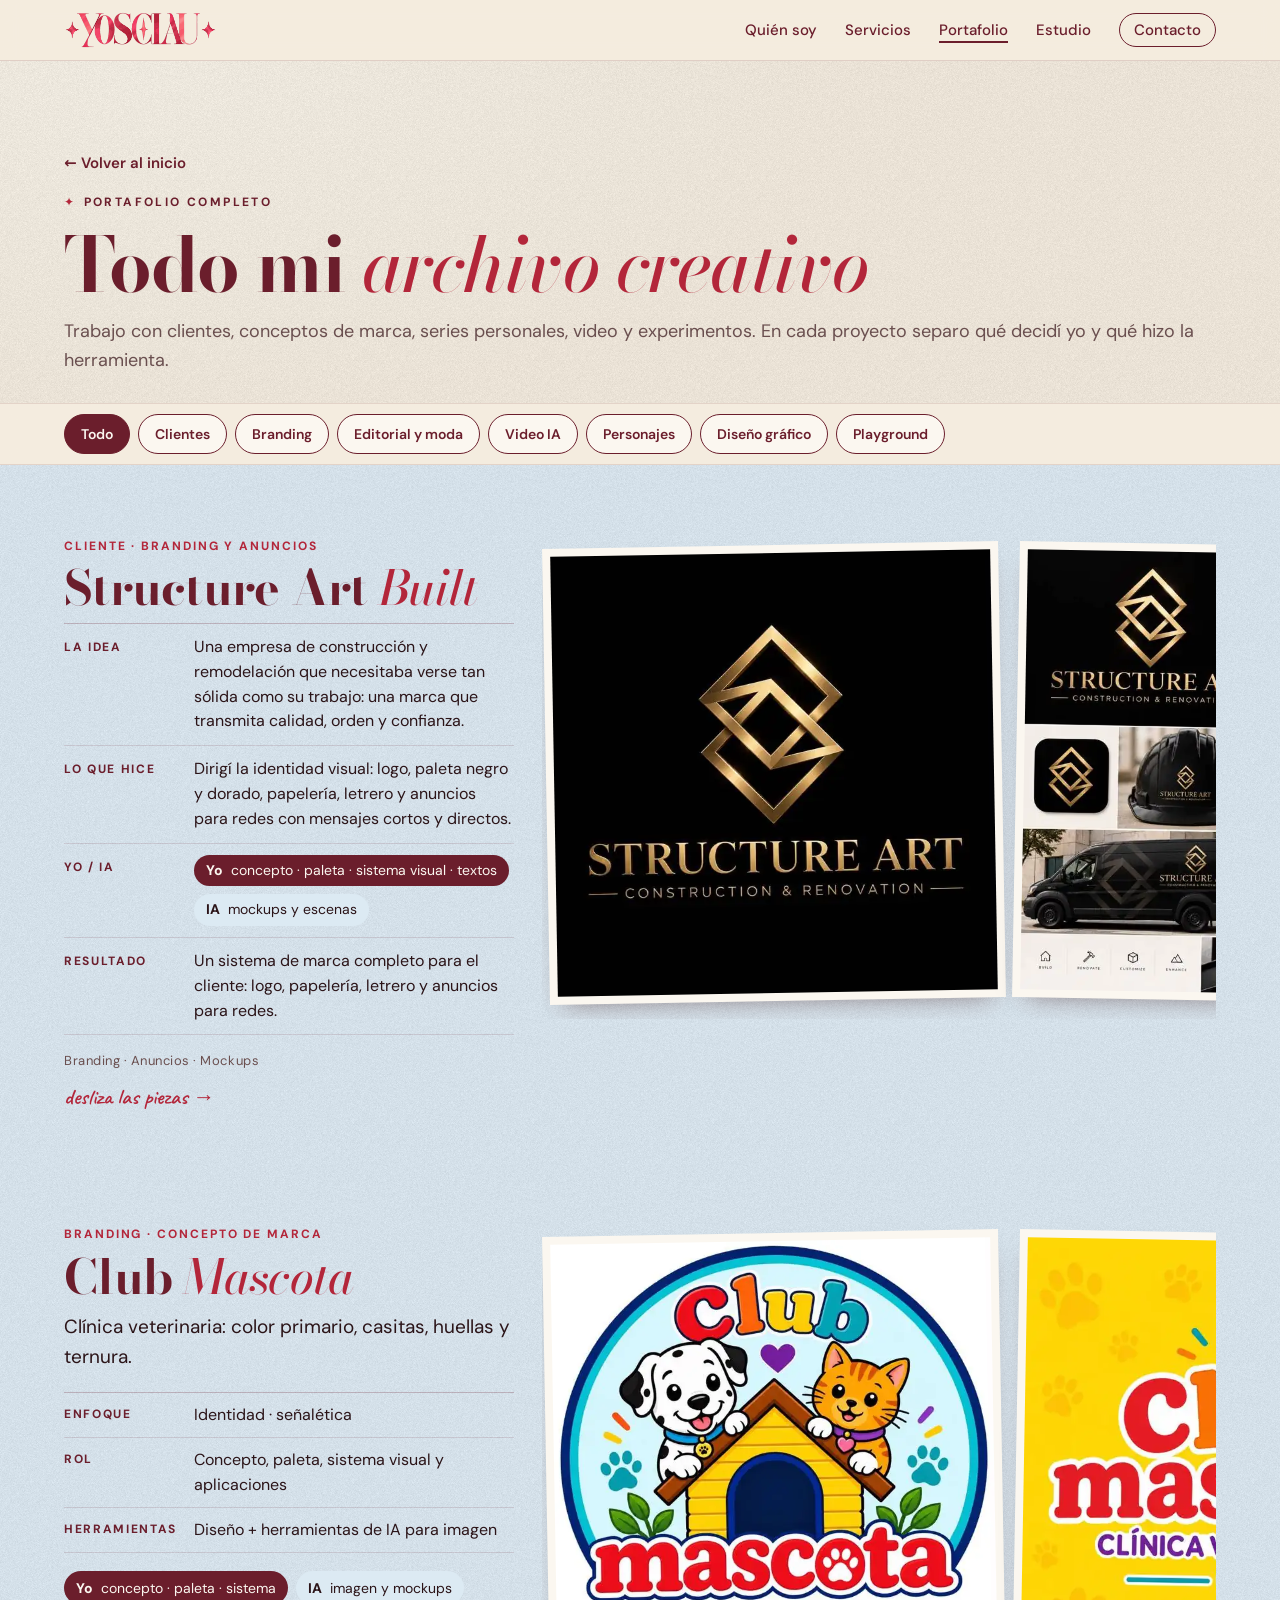
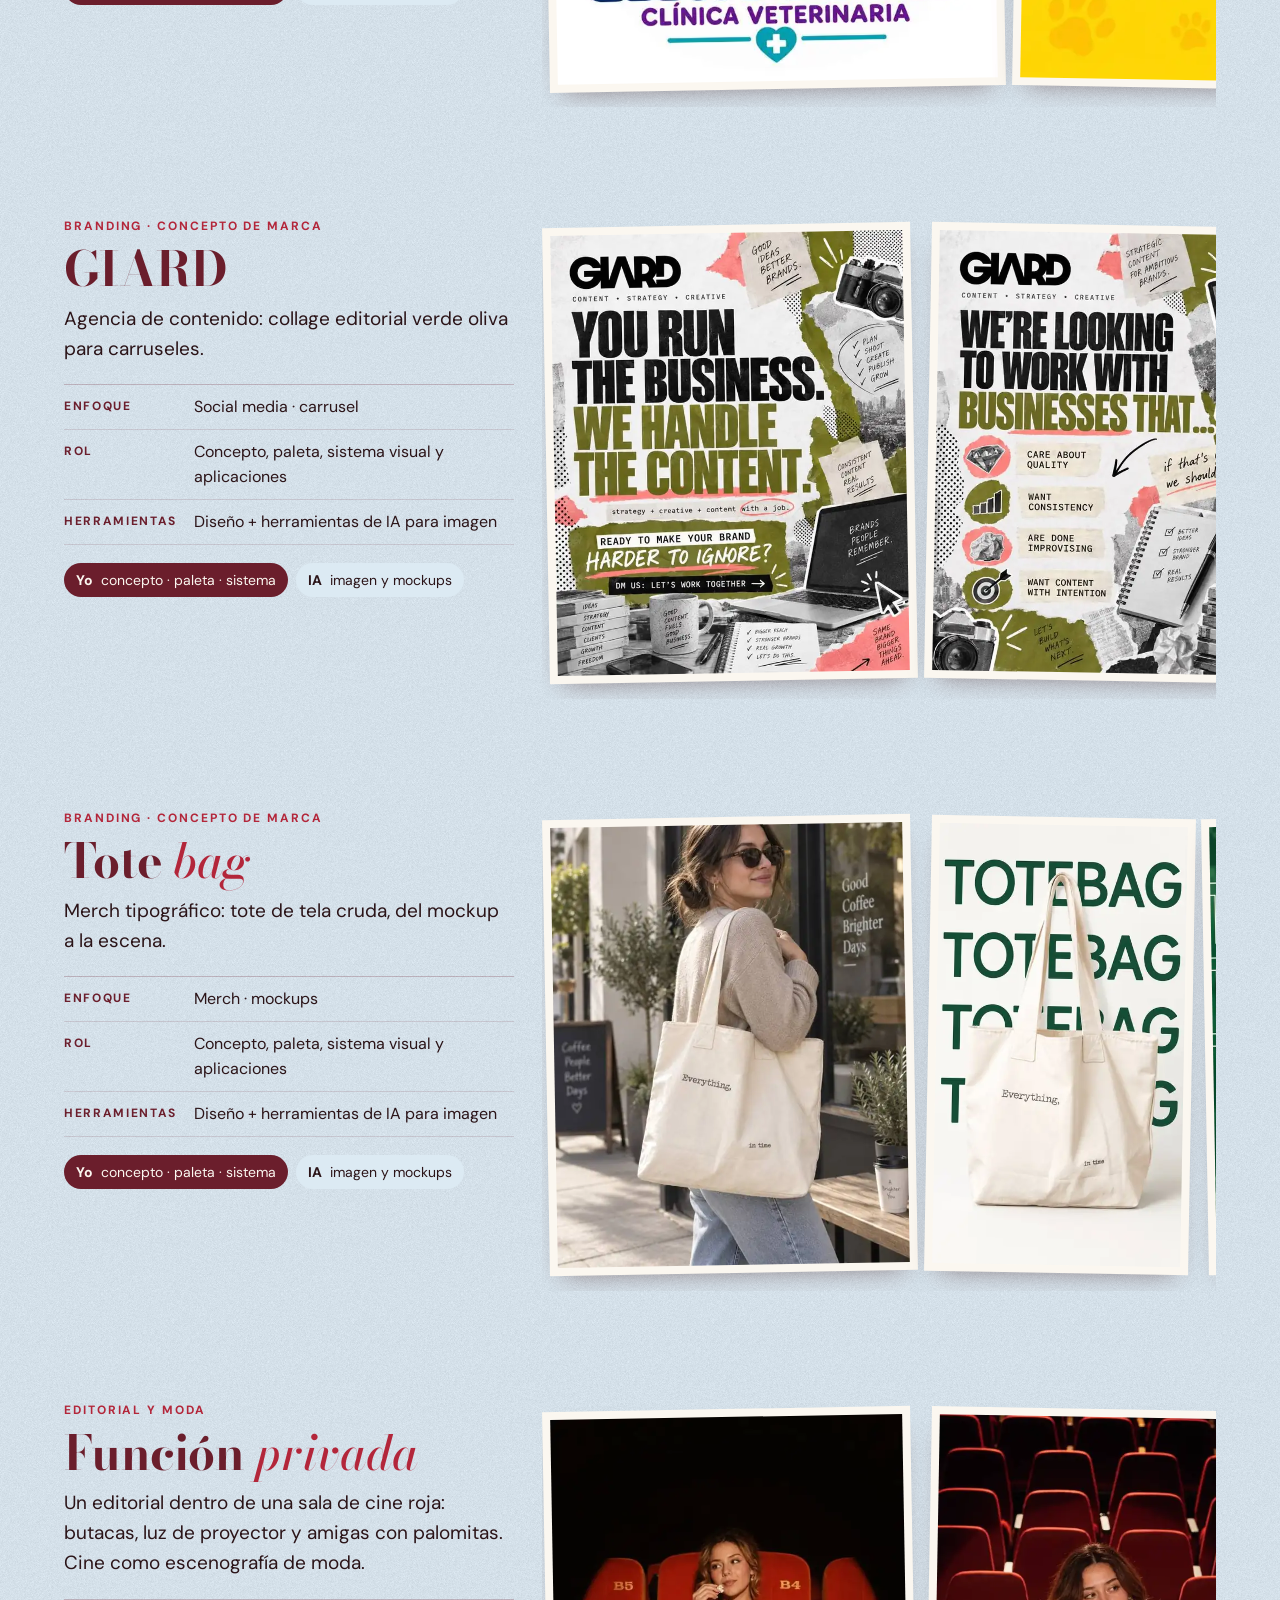
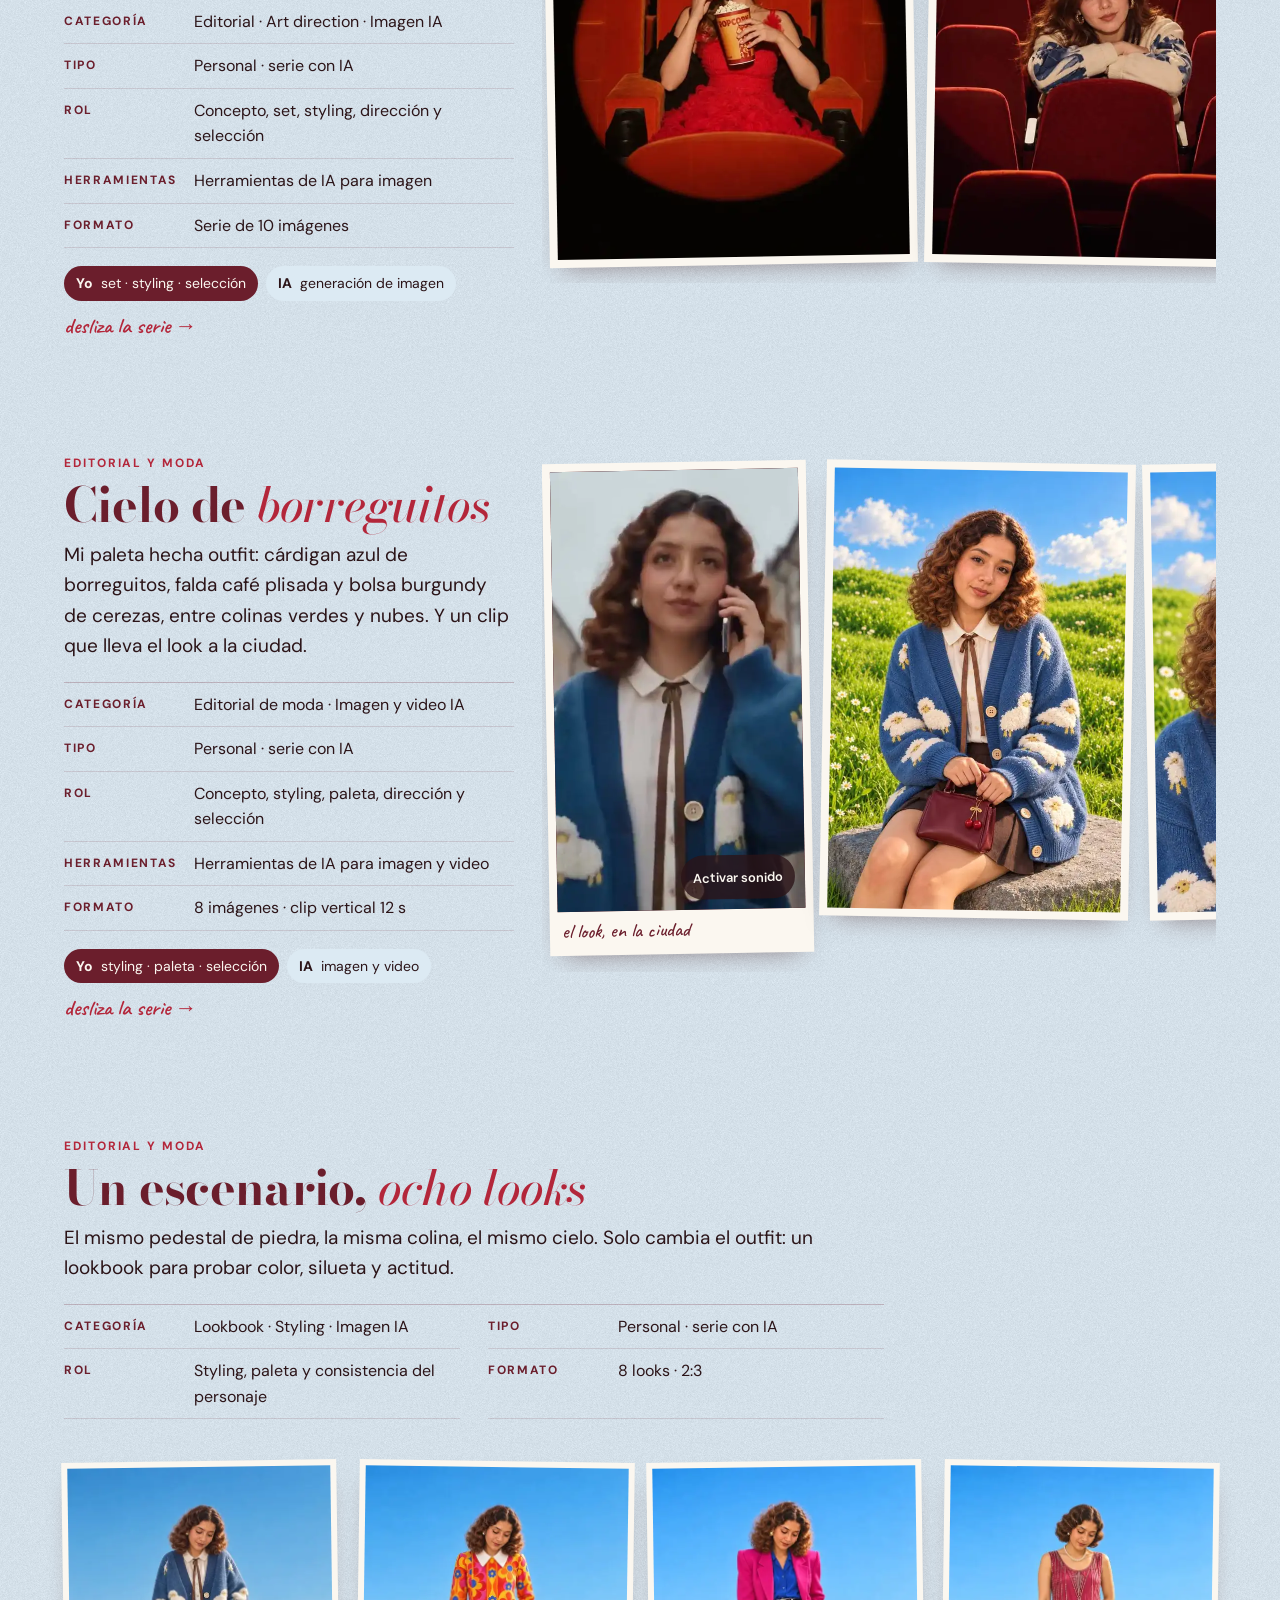
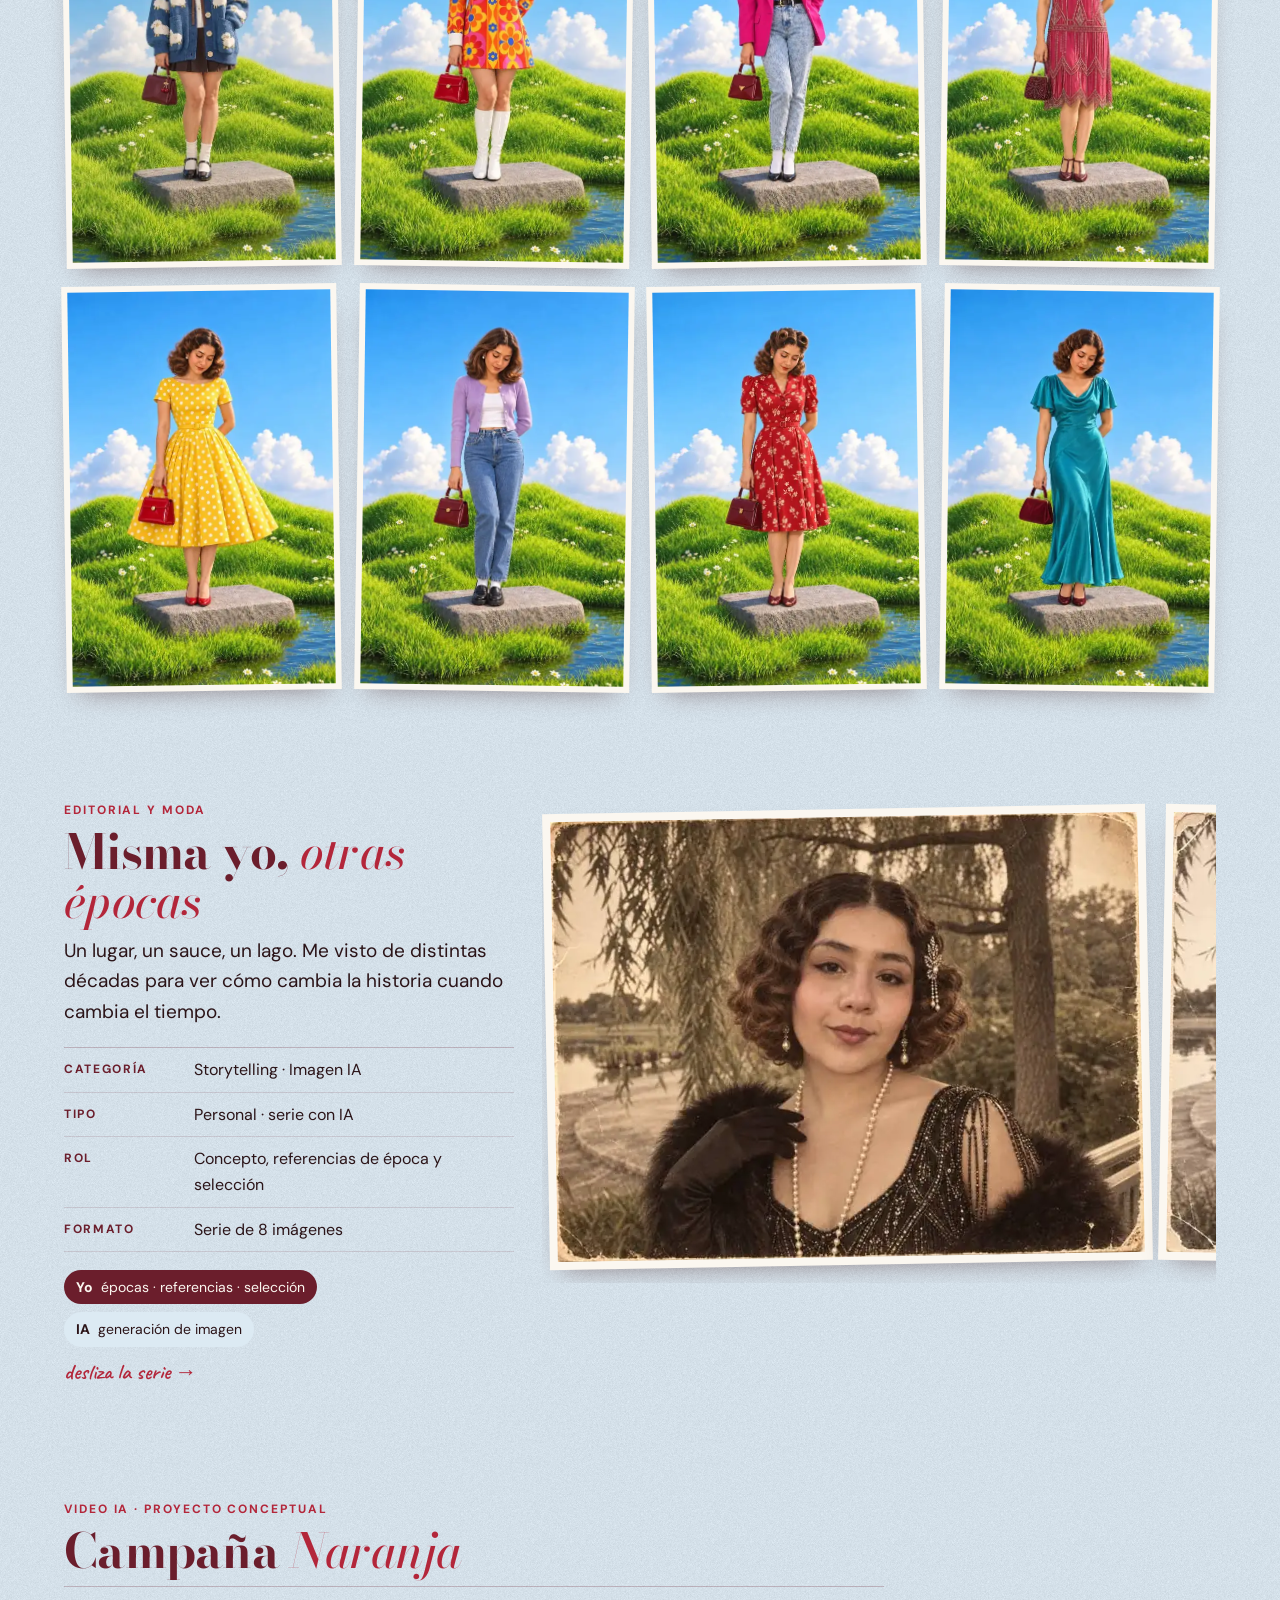
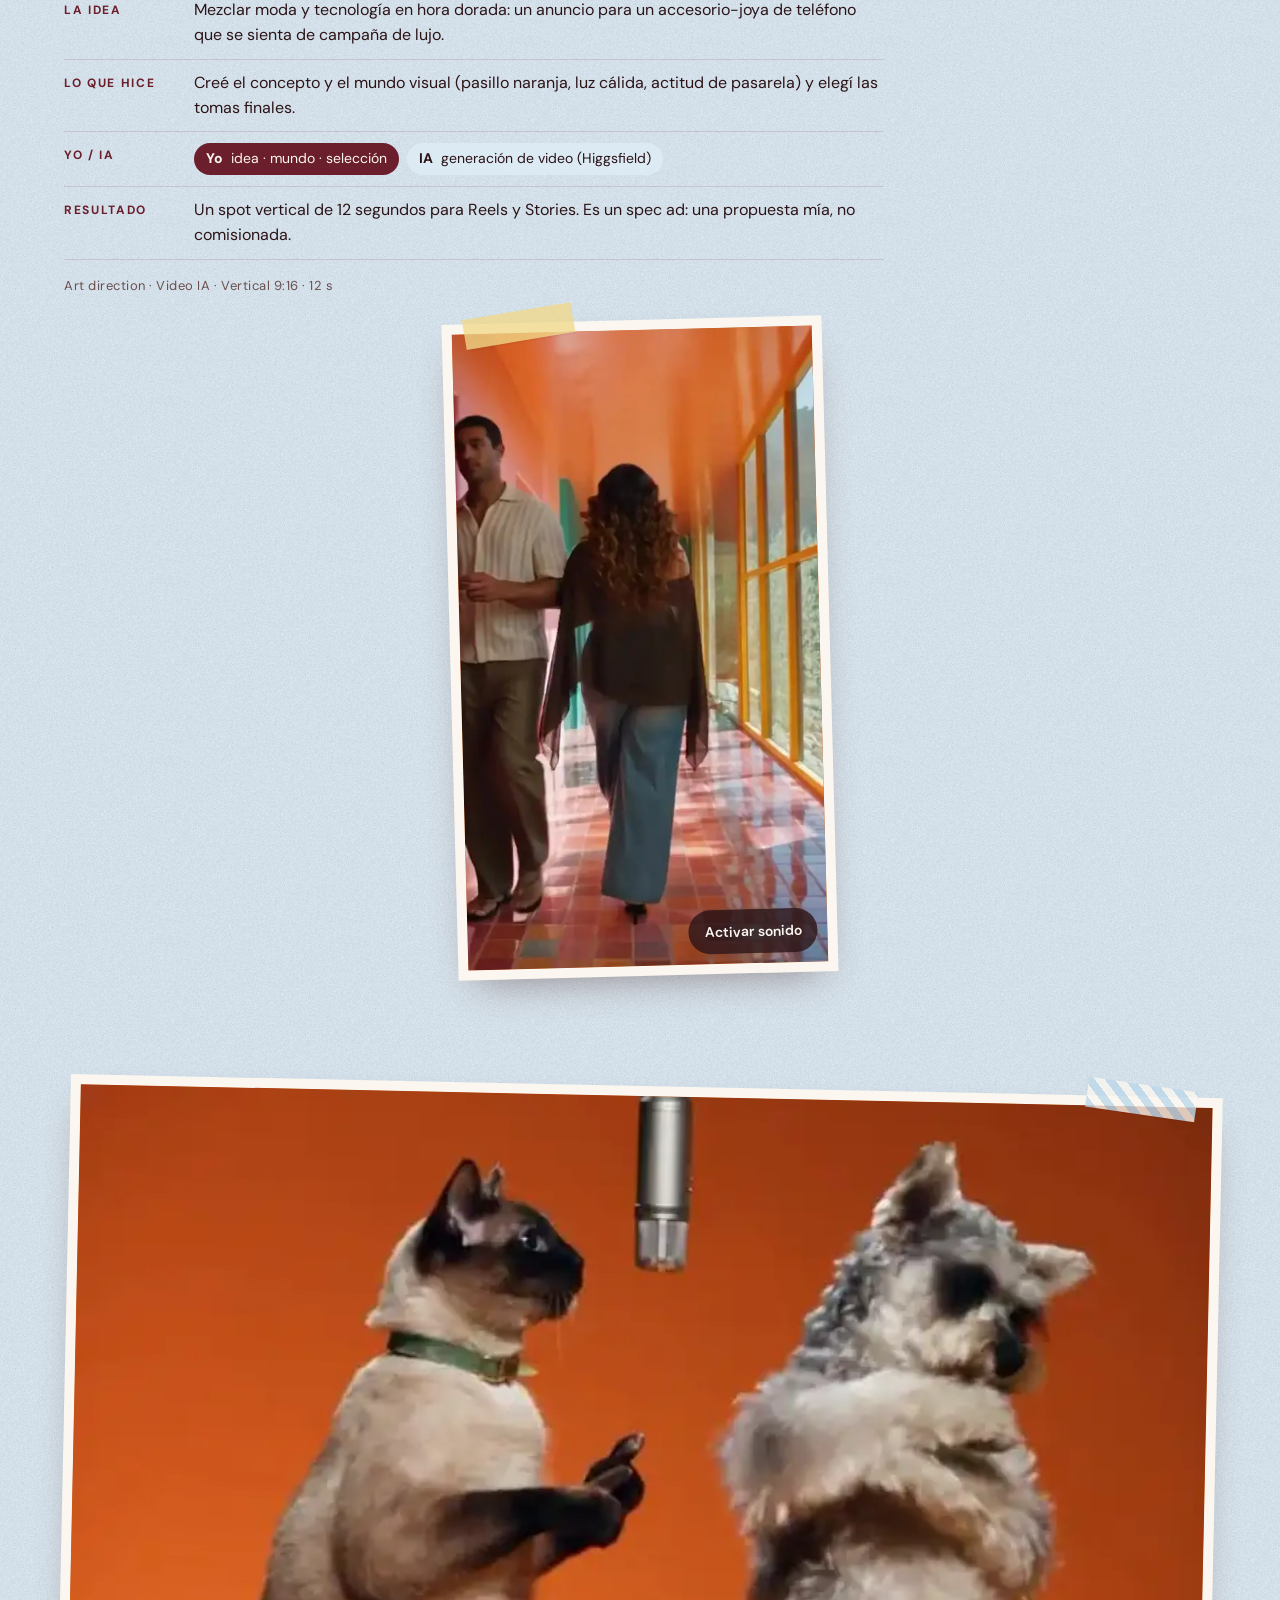
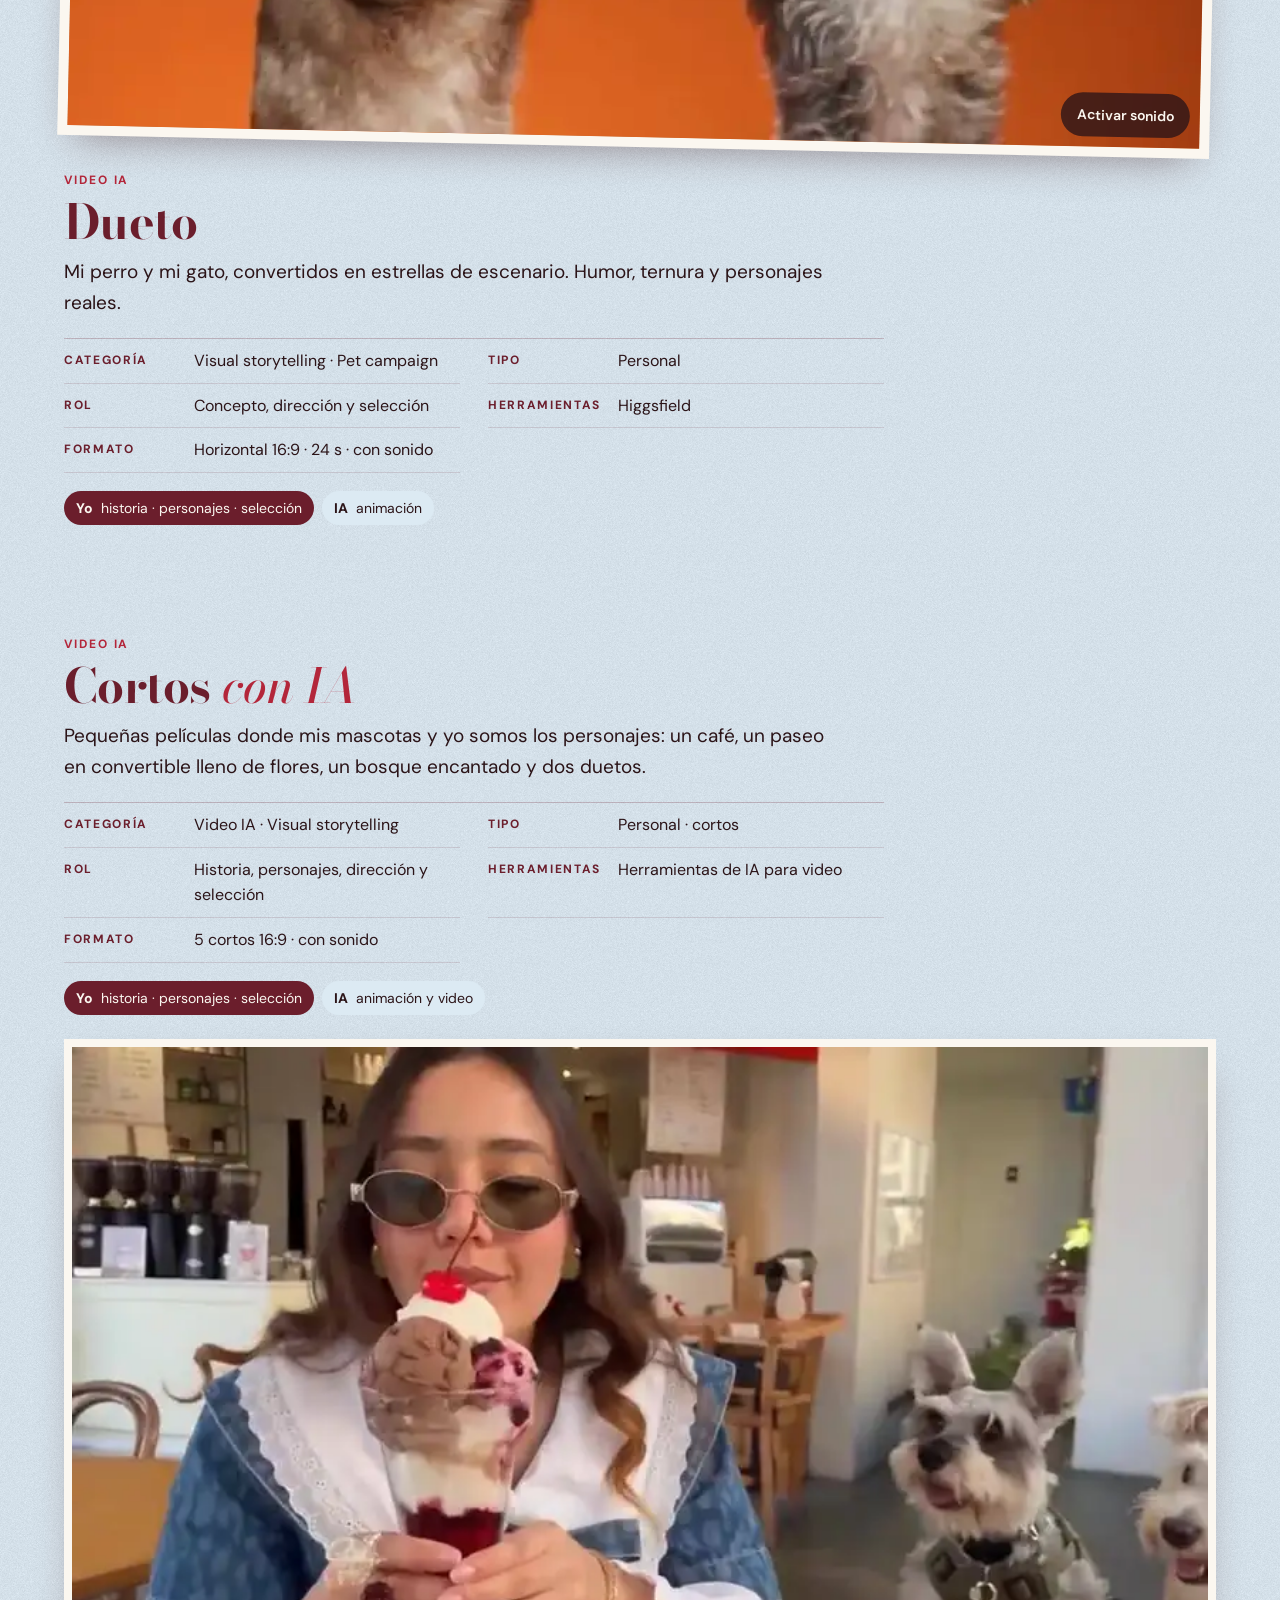
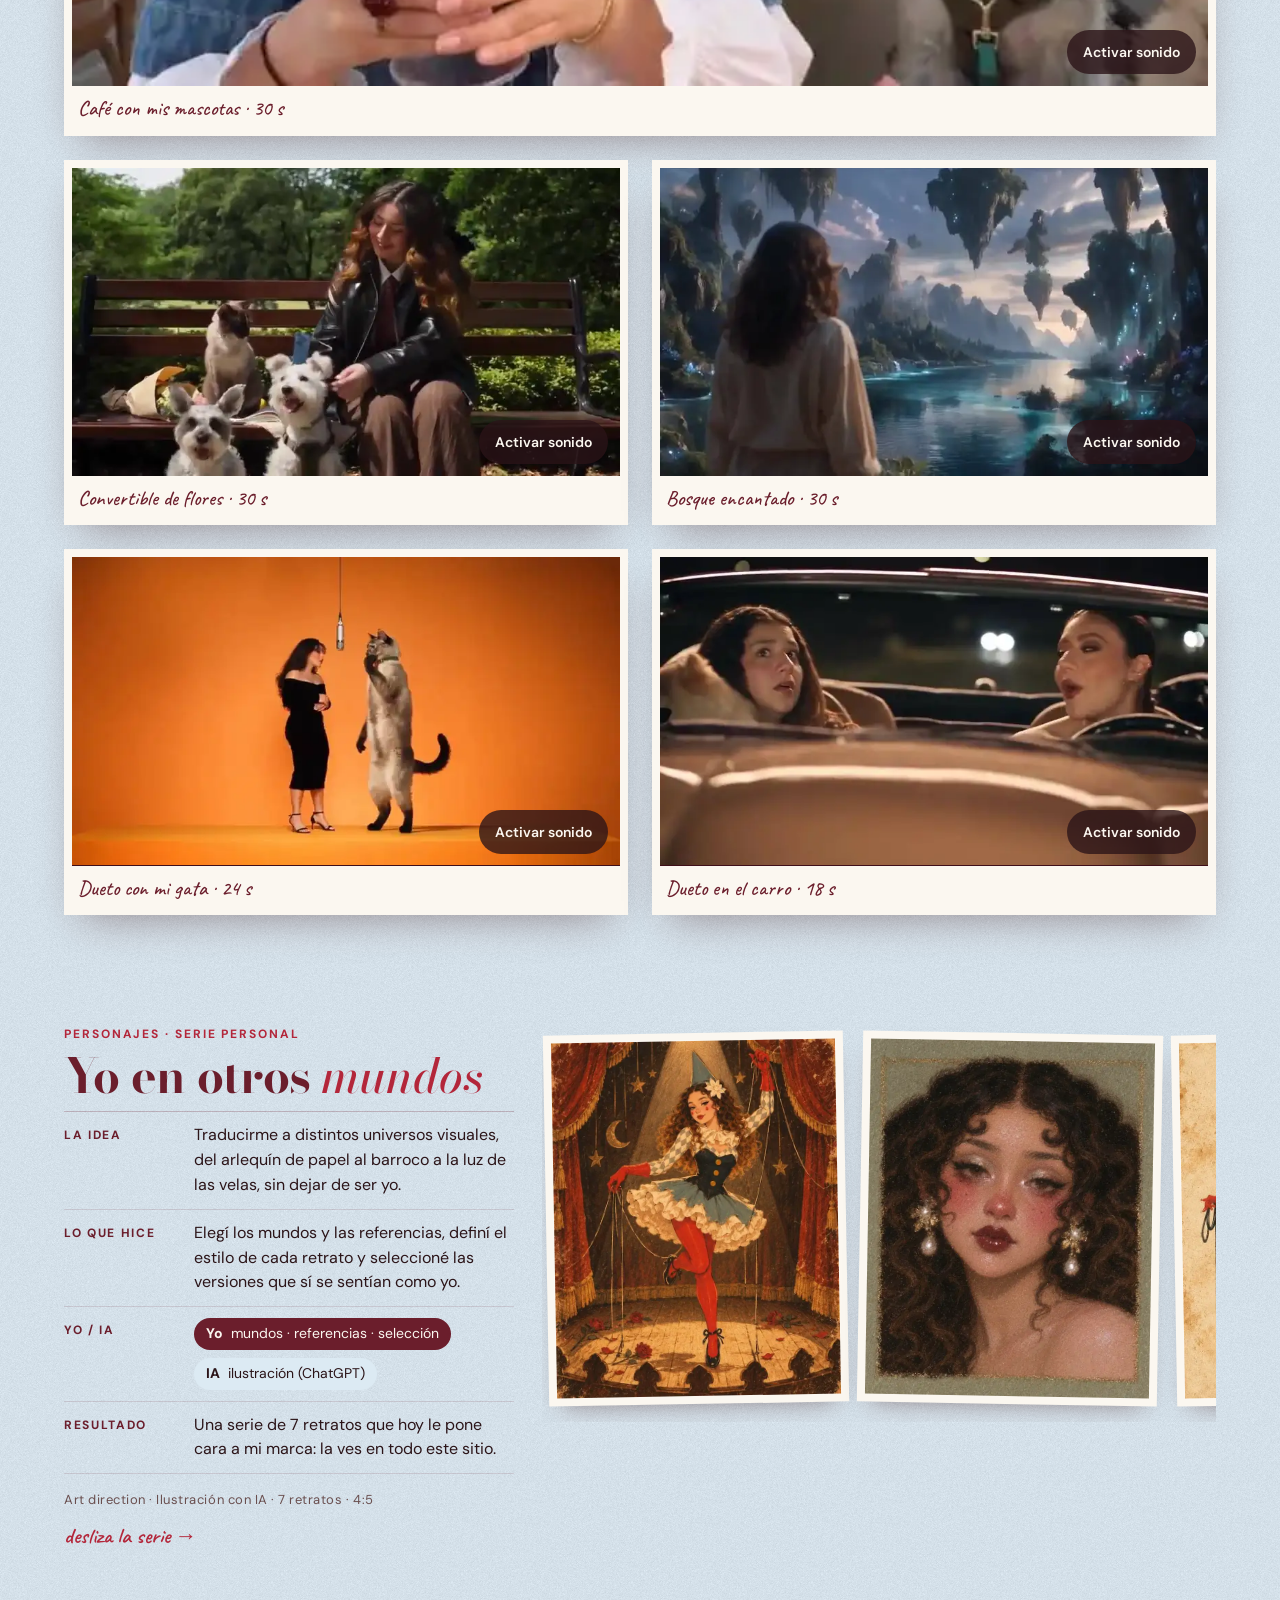
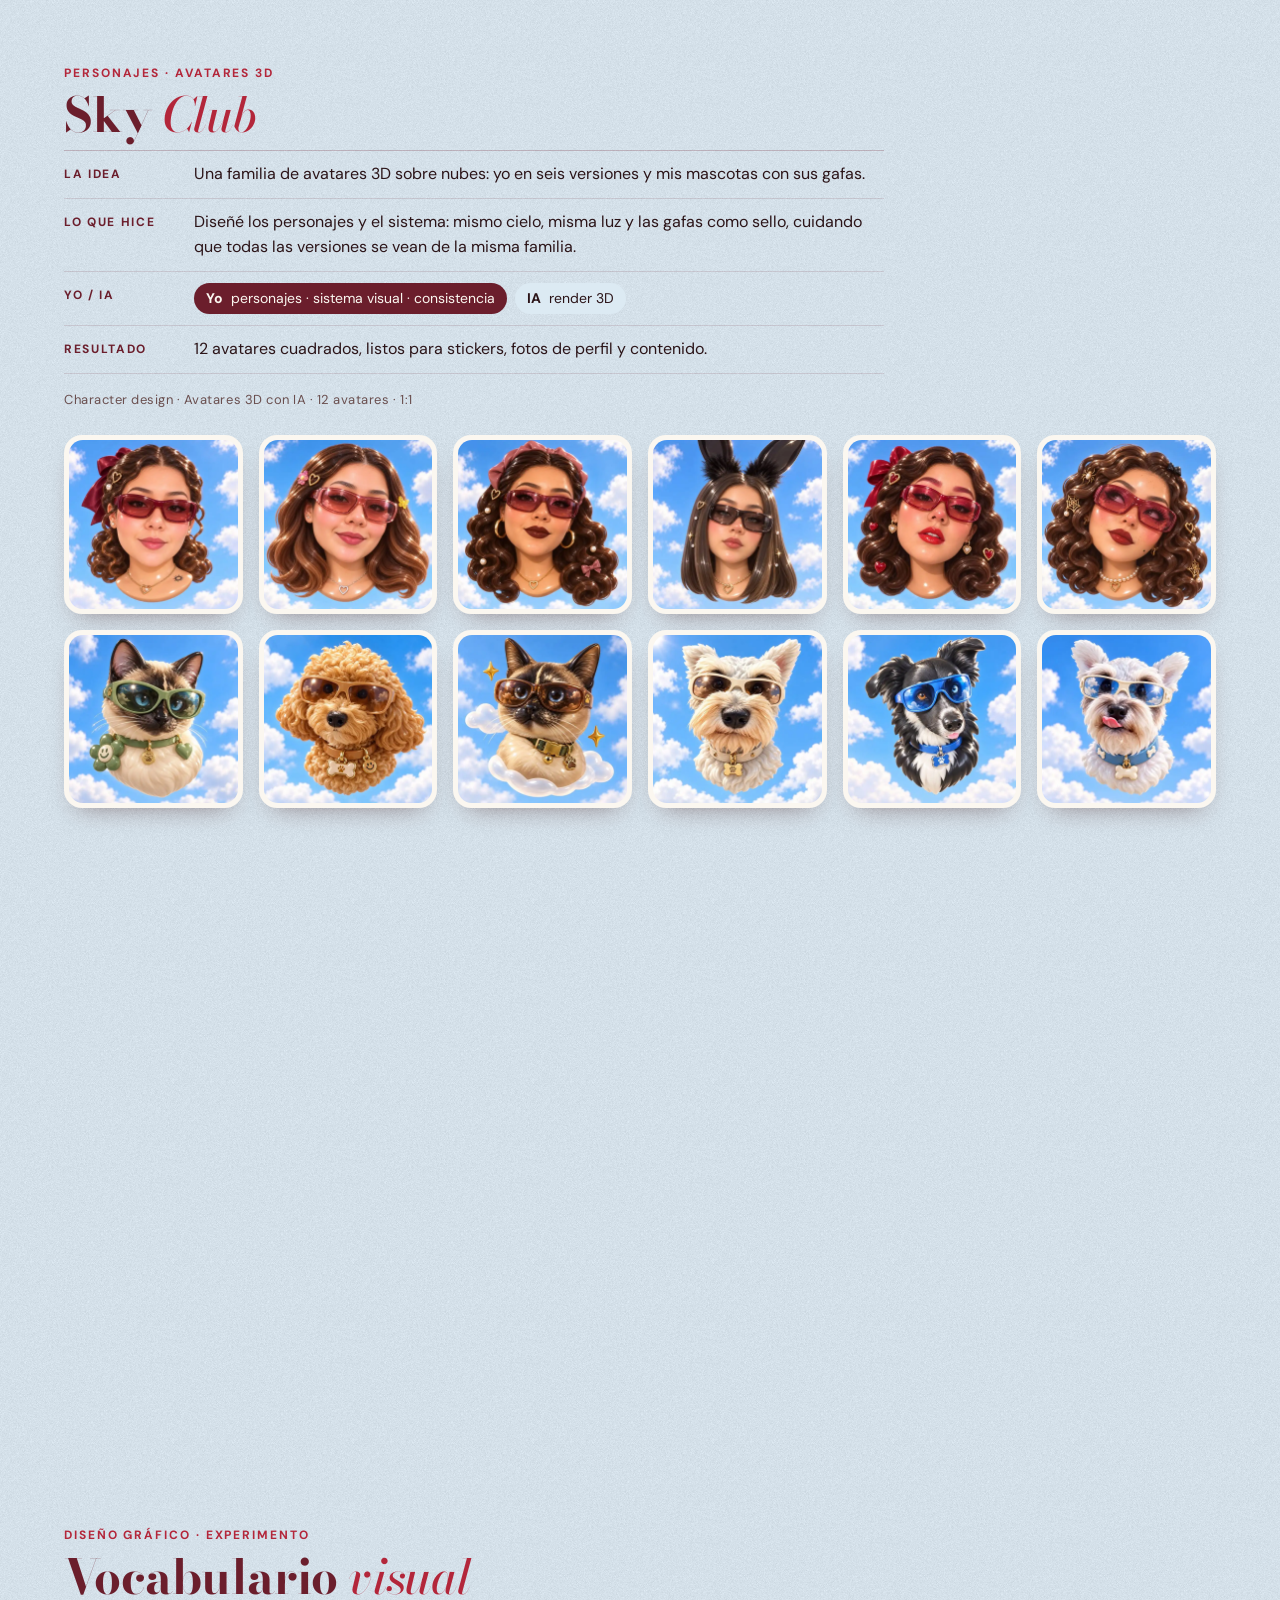
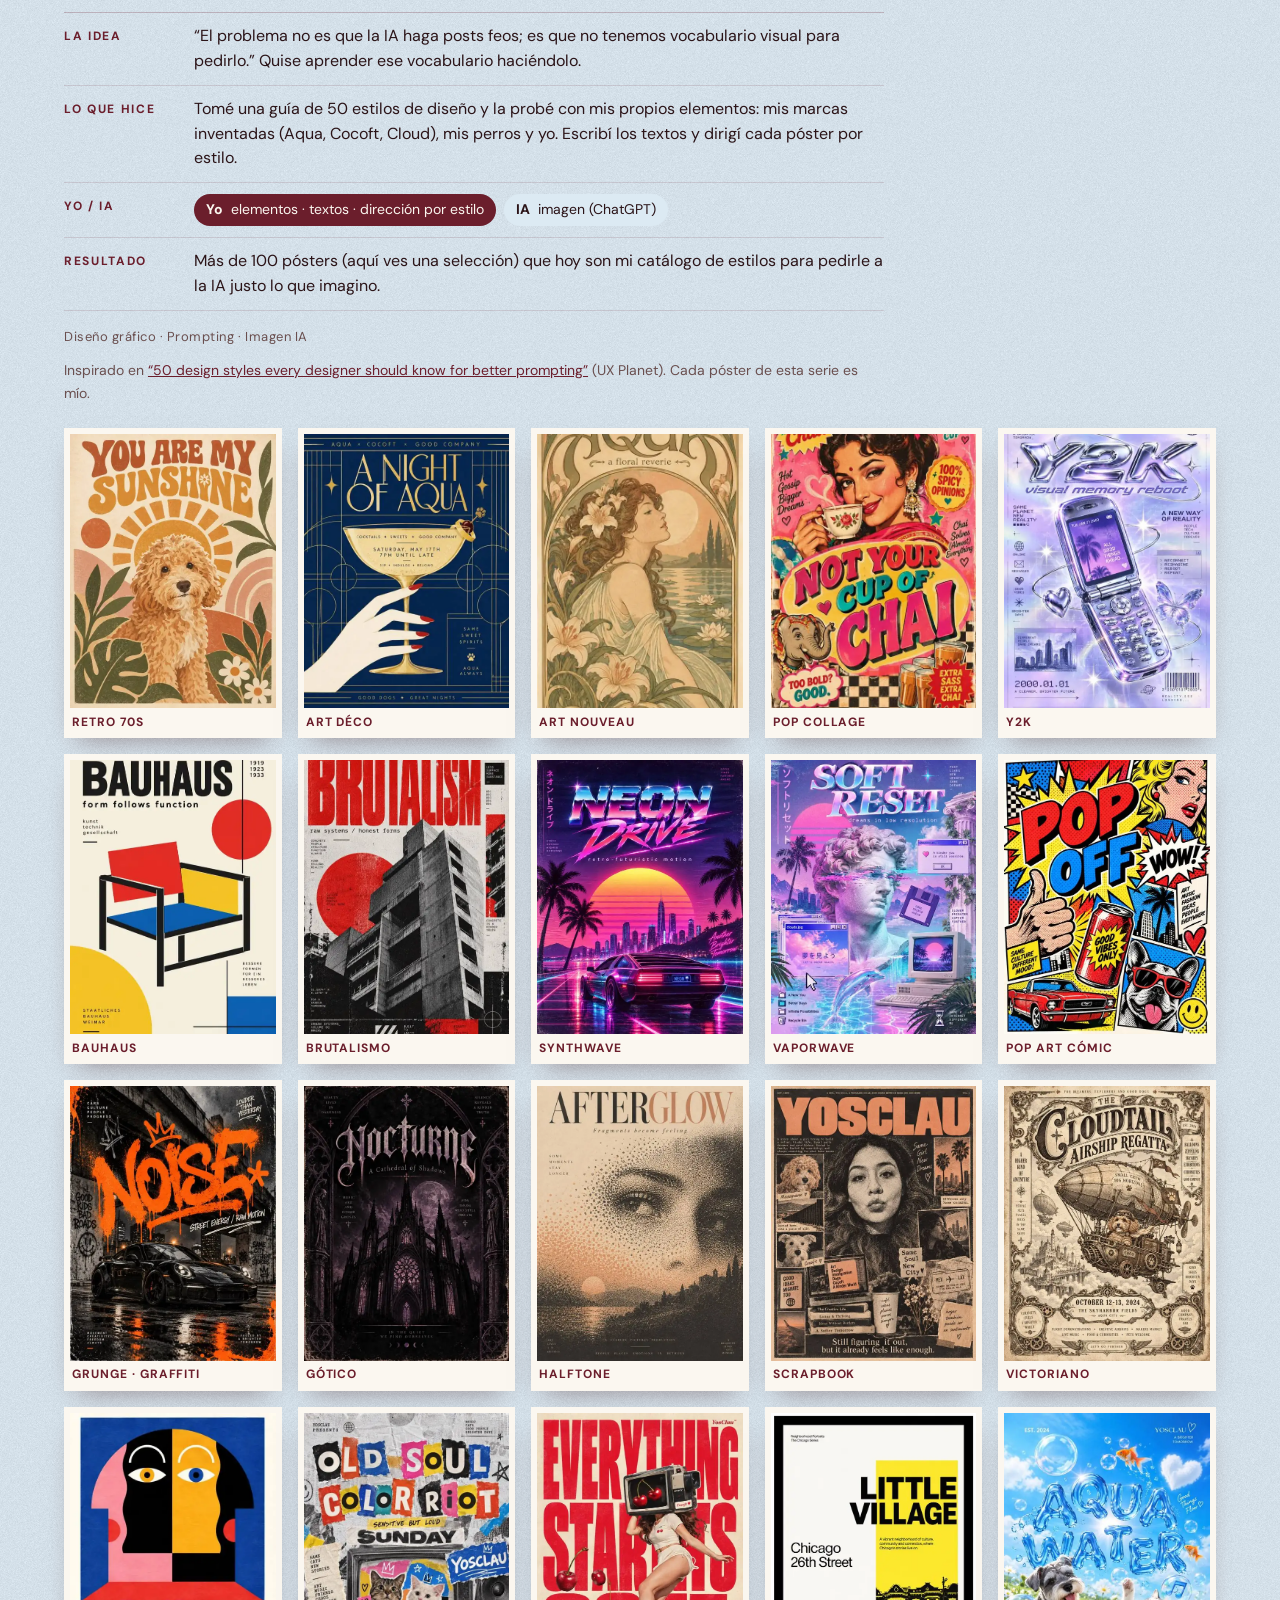
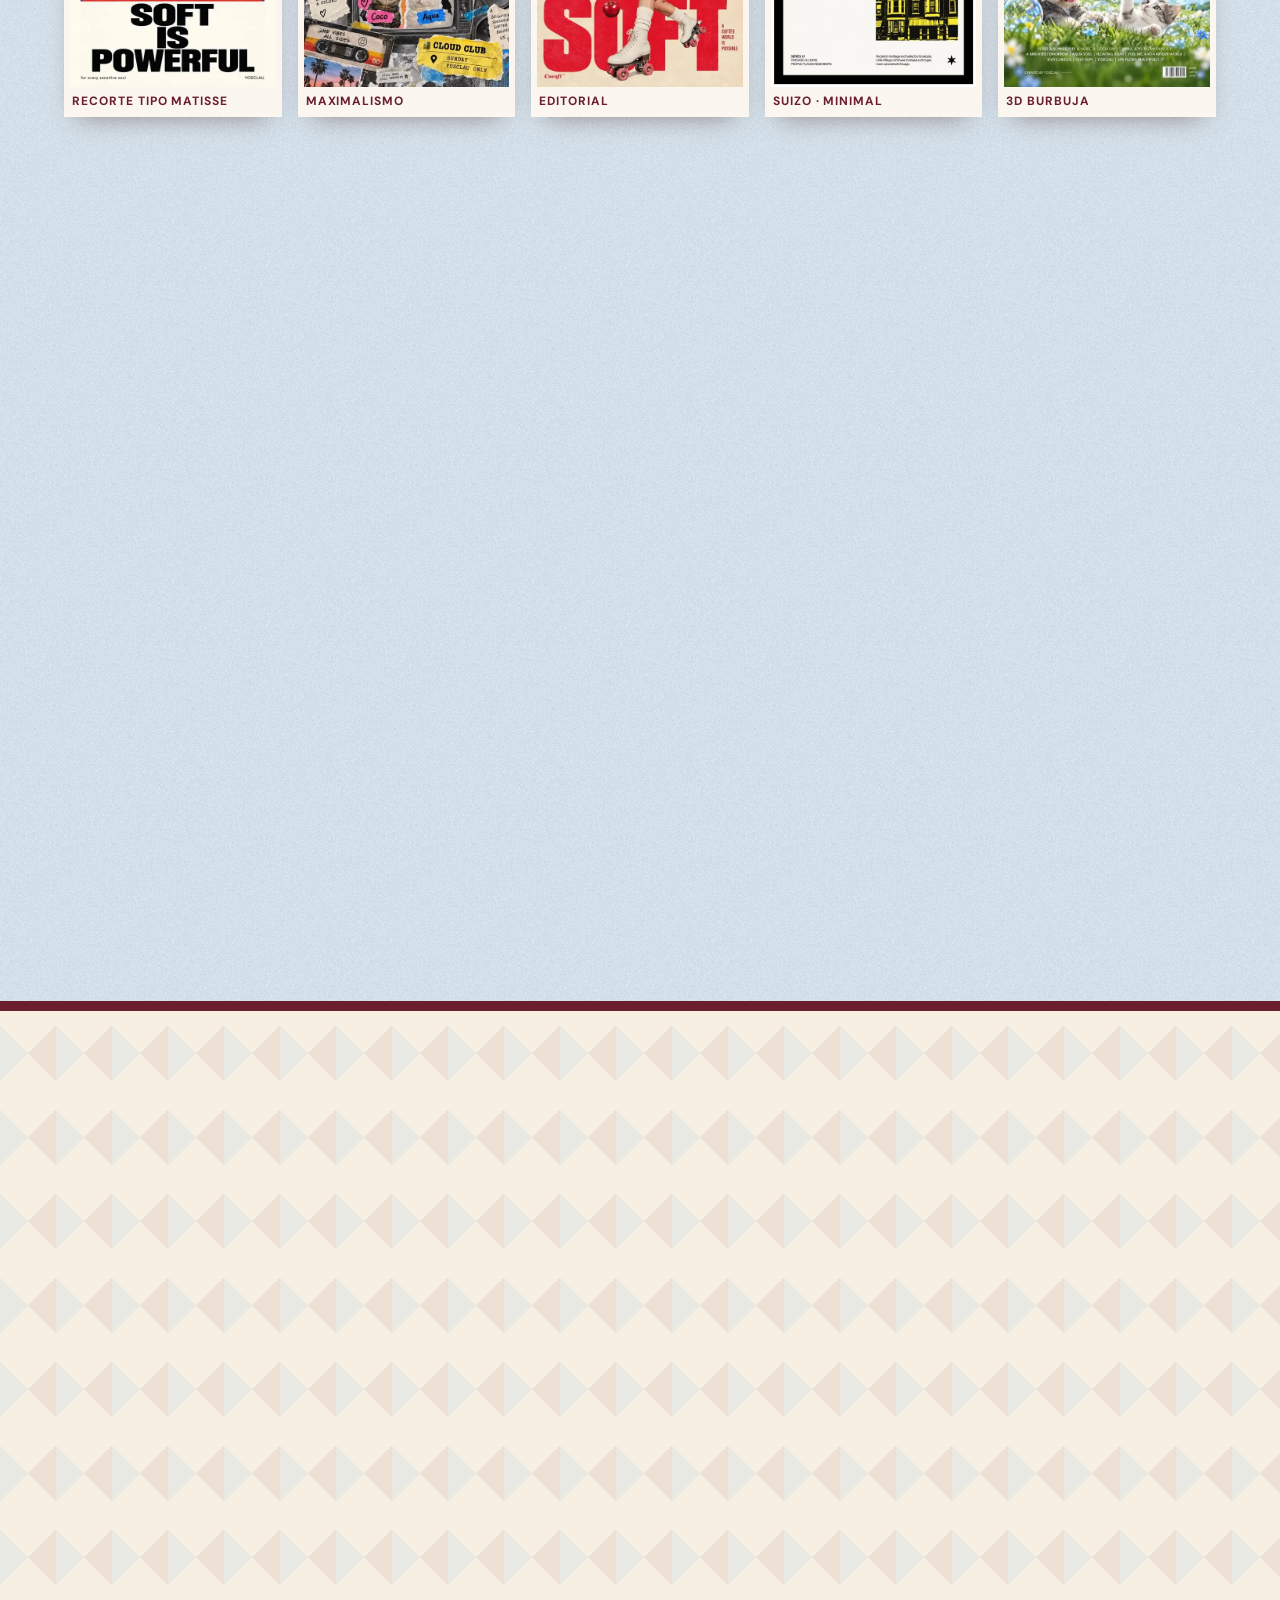
<file: archivo/v1-oct2026/portafolio.html>
<!doctype html>
<html lang="es">
<head>
<meta name="robots" content="noindex">
<meta charset="utf-8">
<meta name="viewport" content="width=device-width, initial-scale=1, viewport-fit=cover">
<title>Portafolio · Yosclau · Claudia González</title>
<meta name="description" content="Portafolio completo de Yosclau (Claudia González): clientes, branding, editorial y moda, video IA, personajes, diseño gráfico y experimentos.">
<meta name="theme-color" content="#6b1e2c">
<meta property="og:title" content="Portafolio · Yosclau · Claudia González">
<meta property="og:description" content="Ideas también tienen estilo. Identidad visual, contenido con IA, personajes, mundos y websites para marcas.">
<meta property="og:type" content="website">
<meta property="og:image" content="https://yosclau.github.io/og.png?v=logo2">
<meta property="og:image:width" content="1200">
<meta property="og:image:height" content="630">
<meta property="og:url" content="https://yosclau.github.io/archivo/v1-oct2026/portafolio.html">
<meta name="twitter:card" content="summary_large_image">
<meta name="twitter:image" content="https://yosclau.github.io/og.png?v=logo2">
<link rel="icon" href="favicon-32.png" sizes="32x32" type="image/png">
<link rel="icon" href="favicon-64.png" sizes="64x64" type="image/png">
<link rel="apple-touch-icon" href="apple-touch-icon.png">
<link rel="preload" href="fonts/bodonimoda-normal.woff2" as="font" type="font/woff2" crossorigin>
<link rel="stylesheet" href="styles.css">
</head>
<body class="page-portafolio">
<a class="skip" href="#main">Saltar al contenido</a>

<header class="topbar" id="top">
  <a class="wordmark" href="index.html#inicio" aria-label="Yosclau, inicio"><img src="media/yosclau-logo-sm.png" alt="Yosclau" width="600" height="141"></a>
  <nav aria-label="Secciones">
    <ul>
      <li class="hide-sm"><a href="index.html#sobre-mi">Quién soy</a></li>
      <li><a href="index.html#servicios">Servicios</a></li>
      <li><a href="portafolio.html" aria-current="page">Portafolio</a></li>
      <li class="hide-sm"><a href="index.html#estudio">Estudio</a></li>
      <li><a class="pill" href="index.html#contacto">Contacto</a></li>
    </ul>
  </nav>
</header>

<main id="main">
<section class="pf-hero paper" id="inicio" aria-labelledby="pfp-title">
  <a class="back" href="index.html">← Volver al inicio</a>
  <p class="eyebrow">Portafolio completo</p>
  <h1 id="pfp-title" class="h2">Todo mi <em>archivo creativo</em></h1>
  <p class="section-sub">Trabajo con clientes, conceptos de marca, series personales, video y experimentos. En cada proyecto separo qué decidí yo y qué hizo la herramienta.</p>
</section>
<nav class="filters" aria-label="Filtrar por categoría">
  <ul>
      <li><button type="button" class="chip-f" data-filter="all" aria-pressed="true">Todo</button></li>
      <li><button type="button" class="chip-f" data-filter="clientes" aria-pressed="false">Clientes</button></li>
      <li><button type="button" class="chip-f" data-filter="branding" aria-pressed="false">Branding</button></li>
      <li><button type="button" class="chip-f" data-filter="editorial" aria-pressed="false">Editorial y moda</button></li>
      <li><button type="button" class="chip-f" data-filter="video" aria-pressed="false">Video IA</button></li>
      <li><button type="button" class="chip-f" data-filter="personajes" aria-pressed="false">Personajes</button></li>
      <li><button type="button" class="chip-f" data-filter="grafico" aria-pressed="false">Diseño gráfico</button></li>
      <li><button type="button" class="chip-f" data-filter="playground" aria-pressed="false">Playground</button></li>
  </ul>
</nav>
<p class="filter-status" role="status" aria-live="polite"></p>
<section class="series archive" id="archivo" aria-label="Proyectos">
  <article class="case wide mood-structure" id="structure-art-built" data-cat="clientes" aria-labelledby="h-structure-art-built">
    <div class="case-body">
            <p class="case-tag">Cliente · Branding y anuncios</p>
      <h3 id="h-structure-art-built" class="h3">Structure Art <em>Built</em></h3>
      <dl class="story">
        <div><dt>La idea</dt><dd>Una empresa de construcción y remodelación que necesitaba verse tan sólida como su trabajo: una marca que transmita calidad, orden y confianza.</dd></div>
        <div><dt>Lo que hice</dt><dd>Dirigí la identidad visual: logo, paleta negro y dorado, papelería, letrero y anuncios para redes con mensajes cortos y directos.</dd></div>
        <div><dt>Yo / IA</dt><dd class="yoia"><span><b>Yo</b> concepto · paleta · sistema visual · textos</span><span><b>IA</b> mockups y escenas</span></dd></div>
        <div><dt>Resultado</dt><dd>Un sistema de marca completo para el cliente: logo, papelería, letrero y anuncios para redes.</dd></div>
      </dl>
      <p class="case-meta">Branding · Anuncios · Mockups</p>
      <p class="hint script">desliza las piezas →</p>
    </div>
      <div class="book flexh" role="region" aria-label="Piezas de Structure Art Built" tabindex="0">
      <a href="/m/structure-01.webp" target="_blank" rel="noopener"><img loading="lazy" src="/m/structure-01.webp" width="900" height="900" alt="Logotipo dorado de Structure Art sobre negro"></a>
      <a href="/m/structure-02.webp" target="_blank" rel="noopener"><img loading="lazy" src="/m/structure-02.webp" width="900" height="900" alt="Mockup de papelería y tarjetas de Structure Art"></a>
      <a href="/m/structure-03.webp" target="_blank" rel="noopener"><img loading="lazy" src="/m/structure-03.webp" width="900" height="900" alt="Logo de Structure Art en dorado sobre fondo texturizado"></a>
      <a href="/m/structure-04.webp" target="_blank" rel="noopener"><img loading="lazy" src="/m/structure-04.webp" width="900" height="900" alt="Letrero de Structure Art en fachada"></a>
      <a href="/m/structure-05.webp" target="_blank" rel="noopener"><img loading="lazy" src="/m/structure-05.webp" width="900" height="1125" alt="Anuncio: Built clean. Built custom. Built to last."></a>
      <a href="/m/structure-06.webp" target="_blank" rel="noopener"><img loading="lazy" src="/m/structure-06.webp" width="900" height="1125" alt="Anuncio: Your backyard. Upgraded."></a>
    </div>
  </article>
  <article class="case wide brand-case" id="club-mascota" data-cat="branding" aria-labelledby="h-club-mascota">
    <div class="case-body">
      <p class="case-tag">Branding · concepto de marca</p>
      <h3 id="h-club-mascota" class="h3">Club <em>Mascota</em></h3>
      <p class="case-line">Clínica veterinaria: color primario, casitas, huellas y ternura.</p>
      <dl class="glance"><div><dt>Enfoque</dt><dd>Identidad · señalética</dd></div><div><dt>Rol</dt><dd>Concepto, paleta, sistema visual y aplicaciones</dd></div><div><dt>Herramientas</dt><dd>Diseño + herramientas de IA para imagen</dd></div></dl>
      <div class="ownership" aria-label="Aporte humano y herramienta"><span><b>Yo</b> concepto · paleta · sistema</span><span><b>IA</b> imagen y mockups</span></div>
    </div>
      <div class="book flexh" role="region" aria-label="Piezas de Club Mascota" tabindex="0">
      <a href="/m/mascota-01.webp" target="_blank" rel="noopener"><img loading="lazy" src="/m/mascota-01.webp" width="900" height="900" alt="Logotipo de Club Mascota Clínica Veterinaria"></a>
      <a href="/m/mascota-02.webp" target="_blank" rel="noopener"><img loading="lazy" src="/m/mascota-02.webp" width="900" height="900" alt="Logo de Club Mascota sobre fondo amarillo"></a>
      <a href="/m/mascota-03.webp" target="_blank" rel="noopener"><img loading="lazy" src="/m/mascota-03.webp" width="900" height="900" alt="Patrón de marca con casitas y huellas"></a>
      <a href="/m/mascota-04.webp" target="_blank" rel="noopener"><img loading="lazy" src="/m/mascota-04.webp" width="900" height="1125" alt="Mockup del letrero de la clínica en fachada"></a>
      <a href="/m/mascota-05.webp" target="_blank" rel="noopener"><img loading="lazy" src="/m/mascota-05.webp" width="900" height="900" alt="Ícono de huella en amarillo sobre negro"></a>
      <a href="/m/mascota-06.webp" target="_blank" rel="noopener"><img loading="lazy" src="/m/mascota-06.webp" width="900" height="900" alt="Ícono de casita con huella en azul"></a>
    </div>
  </article>
  <article class="case wide brand-case" id="giard" data-cat="branding" aria-labelledby="h-giard">
    <div class="case-body">
      <p class="case-tag">Branding · concepto de marca</p>
      <h3 id="h-giard" class="h3">GIARD</h3>
      <p class="case-line">Agencia de contenido: collage editorial verde oliva para carruseles.</p>
      <dl class="glance"><div><dt>Enfoque</dt><dd>Social media · carrusel</dd></div><div><dt>Rol</dt><dd>Concepto, paleta, sistema visual y aplicaciones</dd></div><div><dt>Herramientas</dt><dd>Diseño + herramientas de IA para imagen</dd></div></dl>
      <div class="ownership" aria-label="Aporte humano y herramienta"><span><b>Yo</b> concepto · paleta · sistema</span><span><b>IA</b> imagen y mockups</span></div>
    </div>
      <div class="book flexh" role="region" aria-label="Piezas de GIARD" tabindex="0">
      <a href="/m/giard-01.webp" target="_blank" rel="noopener"><img loading="lazy" src="/m/giard-01.webp" width="900" height="1125" alt="Post GIARD: You run the business. We handle the content."></a>
      <a href="/m/giard-02.webp" target="_blank" rel="noopener"><img loading="lazy" src="/m/giard-02.webp" width="900" height="1125" alt="Post GIARD: We’re looking to work with businesses that…"></a>
      <a href="/m/giard-03.webp" target="_blank" rel="noopener"><img loading="lazy" src="/m/giard-03.webp" width="900" height="1125" alt="Post GIARD: Make people understand your value"></a>
      <a href="/m/giard-04.webp" target="_blank" rel="noopener"><img loading="lazy" src="/m/giard-04.webp" width="900" height="1125" alt="Post GIARD: We handle the content system"></a>
      <a href="/m/giard-05.webp" target="_blank" rel="noopener"><img loading="lazy" src="/m/giard-05.webp" width="900" height="1125" alt="Post GIARD: You don’t need more posts. You need direction."></a>
      <a href="/m/giard-06.webp" target="_blank" rel="noopener"><img loading="lazy" src="/m/giard-06.webp" width="900" height="1125" alt="Post GIARD: We want to work with brands ready to be seen"></a>
    </div>
  </article>
  <article class="case wide brand-case" id="tote-bag" data-cat="branding" aria-labelledby="h-tote-bag">
    <div class="case-body">
      <p class="case-tag">Branding · concepto de marca</p>
      <h3 id="h-tote-bag" class="h3">Tote <em>bag</em></h3>
      <p class="case-line">Merch tipográfico: tote de tela cruda, del mockup a la escena.</p>
      <dl class="glance"><div><dt>Enfoque</dt><dd>Merch · mockups</dd></div><div><dt>Rol</dt><dd>Concepto, paleta, sistema visual y aplicaciones</dd></div><div><dt>Herramientas</dt><dd>Diseño + herramientas de IA para imagen</dd></div></dl>
      <div class="ownership" aria-label="Aporte humano y herramienta"><span><b>Yo</b> concepto · paleta · sistema</span><span><b>IA</b> imagen y mockups</span></div>
    </div>
      <div class="book flexh" role="region" aria-label="Piezas de Tote bag" tabindex="0">
      <a href="/m/tote-01.webp" target="_blank" rel="noopener"><img loading="lazy" src="/m/tote-01.webp" width="900" height="1125" alt="Mujer cargando una tote bag de tela cruda"></a>
      <a href="/m/tote-02.webp" target="_blank" rel="noopener"><img loading="lazy" src="/m/tote-02.webp" width="810" height="1440" alt="Diseño tipográfico TOTEBAG"></a>
      <a href="/m/tote-03.webp" target="_blank" rel="noopener"><img loading="lazy" src="/m/tote-03.webp" width="810" height="1440" alt="Mockup de tote bag sobre fondo verde"></a>
      <a href="/m/tote-04.webp" target="_blank" rel="noopener"><img loading="lazy" src="/m/tote-04.webp" width="900" height="1125" alt="Tote bag en escena de estilo de vida"></a>
      <a href="/m/tote-05.webp" target="_blank" rel="noopener"><img loading="lazy" src="/m/tote-05.webp" width="900" height="1125" alt="Tote bag al hombro, vista trasera"></a>
    </div>
  </article>
  <article class="case wide mood-cine" id="funcion-privada" data-cat="editorial" aria-labelledby="t05">
    <div class="case-body">
      <p class="case-tag">Editorial y moda</p>
      <h3 id="t05" class="h3">Función <em>privada</em></h3>
      <p class="case-line">Un editorial dentro de una sala de cine roja: butacas, luz de proyector y amigas con palomitas. Cine como escenografía de moda.</p>
      <dl class="glance"><div><dt>Categoría</dt><dd>Editorial · Art direction · Imagen IA</dd></div><div><dt>Tipo</dt><dd>Personal · serie con IA</dd></div><div><dt>Rol</dt><dd>Concepto, set, styling, dirección y selección</dd></div><div><dt>Herramientas</dt><dd>Herramientas de IA para imagen</dd></div><div><dt>Formato</dt><dd>Serie de 10 imágenes</dd></div></dl>
      <div class="ownership" aria-label="Aporte humano y herramienta"><span><b>Yo</b> set · styling · selección</span><span><b>IA</b> generación de imagen</span></div>
      <p class="hint script">desliza la serie →</p>
    </div>
    <div class="book flexh" role="region" aria-label="Serie Función privada" tabindex="0">
      <a href="/m/cine-01.webp" target="_blank" rel="noopener"><img loading="lazy" src="/m/cine-01.webp" width="1000" height="1250" alt="Claudia con vestido rojo en una butaca de cine roja, fondo negro"></a>
      <a href="/m/cine-02.webp" target="_blank" rel="noopener"><img loading="lazy" src="/m/cine-02.webp" width="1000" height="1333" alt="Claudia sentada entre filas de butacas rojas"></a>
      <a href="/m/cine-03.webp" target="_blank" rel="noopener"><img loading="lazy" src="/m/cine-03.webp" width="1000" height="750" alt="Claudia con sombrero recargada en el respaldo de una butaca"></a>
      <a href="/m/cine-04.webp" target="_blank" rel="noopener"><img loading="lazy" src="/m/cine-04.webp" width="1000" height="750" alt="Claudia a contraluz del proyector, asomada sobre las butacas"></a>
      <a href="/m/cine-05.webp" target="_blank" rel="noopener"><img loading="lazy" src="/m/cine-05.webp" width="1000" height="750" alt="Tres amigas viendo una película con palomitas en la sala roja"></a>
      <a href="/m/cine-06.webp" target="_blank" rel="noopener"><img loading="lazy" src="/m/cine-06.webp" width="1000" height="750" alt="Claudia recostada sobre una butaca roja"></a>
      <a href="/m/cine-07.webp" target="_blank" rel="noopener"><img loading="lazy" src="/m/cine-07.webp" width="1000" height="1250" alt="Claudia de pie frente a la luz del proyector"></a>
      <a href="/m/cine-08.webp" target="_blank" rel="noopener"><img loading="lazy" src="/m/cine-08.webp" width="1000" height="750" alt="Plano general del cine vacío con Claudia sola en una fila"></a>
      <a href="/m/cine-09.webp" target="_blank" rel="noopener"><img loading="lazy" src="/m/cine-09.webp" width="1000" height="1333" alt="Claudia con chamarra varsity en la sala de cine"></a>
      <a href="/m/cine-10.webp" target="_blank" rel="noopener"><img loading="lazy" src="/m/cine-10.webp" width="1000" height="1250" alt="Dos amigas con gafas blancas en las butacas rojas"></a>
    </div>
  </article>
  <article class="case wide mood-cielo" id="cielo-de-borreguitos" data-cat="editorial" aria-labelledby="t06">
    <div class="case-body">
      <p class="case-tag">Editorial y moda</p>
      <h3 id="t06" class="h3">Cielo de <em>borreguitos</em></h3>
      <p class="case-line">Mi paleta hecha outfit: cárdigan azul de borreguitos, falda café plisada y bolsa burgundy de cerezas, entre colinas verdes y nubes. Y un clip que lleva el look a la ciudad.</p>
      <dl class="glance"><div><dt>Categoría</dt><dd>Editorial de moda · Imagen y video IA</dd></div><div><dt>Tipo</dt><dd>Personal · serie con IA</dd></div><div><dt>Rol</dt><dd>Concepto, styling, paleta, dirección y selección</dd></div><div><dt>Herramientas</dt><dd>Herramientas de IA para imagen y video</dd></div><div><dt>Formato</dt><dd>8 imágenes · clip vertical 12 s</dd></div></dl>
      <div class="ownership" aria-label="Aporte humano y herramienta"><span><b>Yo</b> styling · paleta · selección</span><span><b>IA</b> imagen y video</span></div>
      <p class="hint script">desliza la serie →</p>
    </div>
    <div class="book flexh" role="region" aria-label="Serie Cielo de borreguitos" tabindex="0">
      <figure class="vtile">
        <div class="film-frame"><video class="vid has-sound" muted loop playsinline preload="none" poster="/m/cielo-ciudad-poster.webp" width="540" height="960" aria-label="Video: Claudia con su cárdigan de borreguitos en una calle europea"><source src="/m/cielo-ciudad.mp4" type="video/mp4"></video>
        <button class="sound" type="button" aria-pressed="false">Activar sonido</button></div>
        <figcaption>el look, en la ciudad</figcaption>
      </figure>
      <a href="/m/cielo-01.webp" target="_blank" rel="noopener"><img loading="lazy" src="/m/cielo-01.webp" width="1000" height="1500" alt="Claudia sentada sobre una piedra con cárdigan azul de borreguitos y bolsa de cerezas"></a>
      <a href="/m/cielo-02.webp" target="_blank" rel="noopener"><img loading="lazy" src="/m/cielo-02.webp" width="1000" height="1500" alt="Retrato cercano de Claudia con cárdigan de borreguitos y moño"></a>
      <a href="/m/cielo-03.webp" target="_blank" rel="noopener"><img loading="lazy" src="/m/cielo-03.webp" width="1000" height="1500" alt="Claudia recostada en el pasto entre flores, vista desde arriba"></a>
      <a href="/m/cielo-04.webp" target="_blank" rel="noopener"><img loading="lazy" src="/m/cielo-04.webp" width="1000" height="1500" alt="Contrapicado de Claudia con la bolsa burgundy contra un cielo de nubes"></a>
      <a href="/m/cielo-05.webp" target="_blank" rel="noopener"><img loading="lazy" src="/m/cielo-05.webp" width="1000" height="1500" alt="Plano abierto de Claudia caminando entre colinas verdes"></a>
      <a href="/m/cielo-06.webp" target="_blank" rel="noopener"><img loading="lazy" src="/m/cielo-06.webp" width="1000" height="1500" alt="Claudia caminando por la colina con su cárdigan de borreguitos"></a>
      <a href="/m/cielo-07.webp" target="_blank" rel="noopener"><img loading="lazy" src="/m/cielo-07.webp" width="1000" height="1500" alt="Claudia de pie sobre una piedra con la bolsa de cerezas"></a>
      <a href="/m/cielo-08.webp" target="_blank" rel="noopener"><img loading="lazy" src="/m/cielo-08.webp" width="1000" height="1500" alt="Claudia caminando con la bolsa burgundy bajo el cielo azul"></a>
    </div>
  </article>
  <article class="case looks" id="ocho-looks" data-cat="editorial" aria-labelledby="t07">
    <div class="case-body">
      <p class="case-tag">Editorial y moda</p>
      <h3 id="t07" class="h3">Un escenario, <em>ocho looks</em></h3>
      <p class="case-line">El mismo pedestal de piedra, la misma colina, el mismo cielo. Solo cambia el outfit: un lookbook para probar color, silueta y actitud.</p>
      <dl class="glance"><div><dt>Categoría</dt><dd>Lookbook · Styling · Imagen IA</dd></div><div><dt>Tipo</dt><dd>Personal · serie con IA</dd></div><div><dt>Rol</dt><dd>Styling, paleta y consistencia del personaje</dd></div><div><dt>Formato</dt><dd>8 looks · 2:3</dd></div></dl>
    </div>
    <ul class="look-grid" aria-label="Ocho looks">
      <li><a href="/m/look-01.webp" target="_blank" rel="noopener"><img loading="lazy" src="/m/look-01.webp" width="900" height="1350" alt="Look 1: cárdigan azul de borreguitos sobre el pedestal de piedra"></a></li>
      <li><a href="/m/look-02.webp" target="_blank" rel="noopener"><img loading="lazy" src="/m/look-02.webp" width="900" height="1350" alt="Look 2: vestido floral naranja"></a></li>
      <li><a href="/m/look-03.webp" target="_blank" rel="noopener"><img loading="lazy" src="/m/look-03.webp" width="900" height="1350" alt="Look 3: blazer fucsia y jeans"></a></li>
      <li><a href="/m/look-04.webp" target="_blank" rel="noopener"><img loading="lazy" src="/m/look-04.webp" width="900" height="1350" alt="Look 4: vestido rojo de tirantes"></a></li>
      <li><a href="/m/look-05.webp" target="_blank" rel="noopener"><img loading="lazy" src="/m/look-05.webp" width="900" height="1350" alt="Look 5: vestido amarillo de lunares"></a></li>
      <li><a href="/m/look-06.webp" target="_blank" rel="noopener"><img loading="lazy" src="/m/look-06.webp" width="900" height="1350" alt="Look 6: cárdigan lila y jeans"></a></li>
      <li><a href="/m/look-07.webp" target="_blank" rel="noopener"><img loading="lazy" src="/m/look-07.webp" width="900" height="1350" alt="Look 7: vestido rojo floral"></a></li>
      <li><a href="/m/look-08.webp" target="_blank" rel="noopener"><img loading="lazy" src="/m/look-08.webp" width="900" height="1350" alt="Look 8: vestido satinado verde azulado"></a></li>
    </ul>
  </article>
  <article class="case wide mood-epocas" id="otras-epocas" data-cat="editorial" aria-labelledby="t08">
    <div class="case-body">
      <p class="case-tag">Editorial y moda</p>
      <h3 id="t08" class="h3">Misma yo, <em>otras épocas</em></h3>
      <p class="case-line">Un lugar, un sauce, un lago. Me visto de distintas décadas para ver cómo cambia la historia cuando cambia el tiempo.</p>
      <dl class="glance"><div><dt>Categoría</dt><dd>Storytelling · Imagen IA</dd></div><div><dt>Tipo</dt><dd>Personal · serie con IA</dd></div><div><dt>Rol</dt><dd>Concepto, referencias de época y selección</dd></div><div><dt>Formato</dt><dd>Serie de 8 imágenes</dd></div></dl>
      <div class="ownership" aria-label="Aporte humano y herramienta"><span><b>Yo</b> épocas · referencias · selección</span><span><b>IA</b> generación de imagen</span></div>
      <p class="hint script">desliza la serie →</p>
    </div>
    <div class="book flexh" role="region" aria-label="Serie Misma yo, otras épocas" tabindex="0">
      <a href="/m/epoca-01.webp" target="_blank" rel="noopener"><img loading="lazy" src="/m/epoca-01.webp" width="1000" height="750" alt="Claudia junto al lago con estola de piel, estilo antiguo"></a>
      <a href="/m/epoca-02.webp" target="_blank" rel="noopener"><img loading="lazy" src="/m/epoca-02.webp" width="1000" height="750" alt="Retrato en blanco y negro junto al sauce"></a>
      <a href="/m/epoca-03.webp" target="_blank" rel="noopener"><img loading="lazy" src="/m/epoca-03.webp" width="1000" height="750" alt="Claudia con blazer burgundy junto al lago"></a>
      <a href="/m/epoca-04.webp" target="_blank" rel="noopener"><img loading="lazy" src="/m/epoca-04.webp" width="1000" height="750" alt="Claudia con vestido floral junto al lago"></a>
      <a href="/m/epoca-05.webp" target="_blank" rel="noopener"><img loading="lazy" src="/m/epoca-05.webp" width="1000" height="750" alt="Claudia con blusa salvia junto al sauce"></a>
      <a href="/m/epoca-06.webp" target="_blank" rel="noopener"><img loading="lazy" src="/m/epoca-06.webp" width="1000" height="750" alt="Claudia en estilo setentero con tonos café"></a>
      <a href="/m/epoca-07.webp" target="_blank" rel="noopener"><img loading="lazy" src="/m/epoca-07.webp" width="1000" height="750" alt="Claudia con chamarra de mezclilla junto al lago"></a>
      <a href="/m/epoca-08.webp" target="_blank" rel="noopener"><img loading="lazy" src="/m/epoca-08.webp" width="1000" height="750" alt="Fotograma con marco de película al atardecer"></a>
    </div>
  </article>
  <article class="case mood-sun flip" id="campana-naranja" data-cat="video" aria-labelledby="h-campana-naranja">
    <div class="case-media portrait">
      <span class="tape tape-c" aria-hidden="true"></span>
      <video class="vid has-sound" muted loop playsinline preload="metadata" poster="/m/campana-naranja-poster.webp" aria-label="Video: spec ad conceptual en un pasillo naranja">
        <source src="/m/campana-naranja.mp4" type="video/mp4">
      </video>
      <button class="sound" type="button" aria-pressed="false">Activar sonido</button>
    </div>
    <div class="case-body">
            <p class="case-tag">Video IA · Proyecto conceptual</p>
      <h3 id="h-campana-naranja" class="h3">Campaña <em>Naranja</em></h3>
      <dl class="story">
        <div><dt>La idea</dt><dd>Mezclar moda y tecnología en hora dorada: un anuncio para un accesorio-joya de teléfono que se sienta de campaña de lujo.</dd></div>
        <div><dt>Lo que hice</dt><dd>Creé el concepto y el mundo visual (pasillo naranja, luz cálida, actitud de pasarela) y elegí las tomas finales.</dd></div>
        <div><dt>Yo / IA</dt><dd class="yoia"><span><b>Yo</b> idea · mundo · selección</span><span><b>IA</b> generación de video (Higgsfield)</span></dd></div>
        <div><dt>Resultado</dt><dd>Un spot vertical de 12 segundos para Reels y Stories. Es un spec ad: una propuesta mía, no comisionada.</dd></div>
      </dl>
      <p class="case-meta">Art direction · Video IA · Vertical 9:16 · 12 s</p>
    </div>
  </article>
  <article class="case mood-circus" id="dueto" data-cat="video" aria-labelledby="c3">
    <div class="case-media landscape">
      <span class="tape tape-d" aria-hidden="true"></span>
      <video class="vid has-sound" muted loop playsinline preload="metadata" poster="/m/dueto-perro-gato-poster.webp" aria-label="Video: mi perro y mi gato cantan a dúo en un escenario">
        <source src="/m/dueto-perro-gato.mp4" type="video/mp4">
      </video>
      <button class="sound" type="button" aria-pressed="false">Activar sonido</button>
    </div>
    <div class="case-body">
      <p class="case-tag">Video IA</p>
      <h3 id="c3" class="h3">Dueto</h3>
      <p class="case-line">Mi perro y mi gato, convertidos en estrellas de escenario. Humor, ternura y personajes reales.</p>
      <dl class="glance">
        <div><dt>Categoría</dt><dd>Visual storytelling · Pet campaign</dd></div>
        <div><dt>Tipo</dt><dd>Personal</dd></div>
        <div><dt>Rol</dt><dd>Concepto, dirección y selección</dd></div>
        <div><dt>Herramientas</dt><dd>Higgsfield</dd></div>
        <div><dt>Formato</dt><dd>Horizontal 16:9 · 24 s · con sonido</dd></div>
      </dl>
      <div class="ownership" aria-label="Aporte humano y herramienta">
        <span><b>Yo</b> historia · personajes · selección</span><span><b>IA</b> animación</span>
      </div>
    </div>
  </article>
  <article class="case cortos" id="cortos" data-cat="video" aria-labelledby="t09">
    <div class="case-body">
      <p class="case-tag">Video IA</p>
      <h3 id="t09" class="h3">Cortos <em>con IA</em></h3>
      <p class="case-line">Pequeñas películas donde mis mascotas y yo somos los personajes: un café, un paseo en convertible lleno de flores, un bosque encantado y dos duetos.</p>
      <dl class="glance"><div><dt>Categoría</dt><dd>Video IA · Visual storytelling</dd></div><div><dt>Tipo</dt><dd>Personal · cortos</dd></div><div><dt>Rol</dt><dd>Historia, personajes, dirección y selección</dd></div><div><dt>Herramientas</dt><dd>Herramientas de IA para video</dd></div><div><dt>Formato</dt><dd>5 cortos 16:9 · con sonido</dd></div></dl>
      <div class="ownership" aria-label="Aporte humano y herramienta"><span><b>Yo</b> historia · personajes · selección</span><span><b>IA</b> animación y video</span></div>
    </div>
    <div class="films">
      <figure class="film">
        <div class="film-frame"><video class="vid has-sound" muted loop playsinline preload="none" poster="/m/corto-cafe-poster.webp" width="960" height="540" aria-label="Video: mis mascotas en un café de helados"><source src="/m/corto-cafe.mp4" type="video/mp4"></video>
        <button class="sound" type="button" aria-pressed="false">Activar sonido</button></div>
        <figcaption>Café con mis mascotas · 30 s</figcaption>
      </figure>
      <figure class="film">
        <div class="film-frame"><video class="vid has-sound" muted loop playsinline preload="none" poster="/m/corto-convertible-poster.webp" width="960" height="540" aria-label="Video: paseo en un convertible rojo lleno de flores"><source src="/m/corto-convertible.mp4" type="video/mp4"></video>
        <button class="sound" type="button" aria-pressed="false">Activar sonido</button></div>
        <figcaption>Convertible de flores · 30 s</figcaption>
      </figure>
      <figure class="film">
        <div class="film-frame"><video class="vid has-sound" muted loop playsinline preload="none" poster="/m/corto-bosque-poster.webp" width="960" height="540" aria-label="Video: bosque encantado con islas flotantes"><source src="/m/corto-bosque.mp4" type="video/mp4"></video>
        <button class="sound" type="button" aria-pressed="false">Activar sonido</button></div>
        <figcaption>Bosque encantado · 30 s</figcaption>
      </figure>
      <figure class="film">
        <div class="film-frame"><video class="vid has-sound" muted loop playsinline preload="none" poster="/m/corto-gata-poster.webp" width="960" height="540" aria-label="Video: Claudia y su gata cantan en un set naranja"><source src="/m/corto-gata.mp4" type="video/mp4"></video>
        <button class="sound" type="button" aria-pressed="false">Activar sonido</button></div>
        <figcaption>Dueto con mi gata · 24 s</figcaption>
      </figure>
      <figure class="film">
        <div class="film-frame"><video class="vid has-sound" muted loop playsinline preload="none" poster="/m/corto-carro-poster.webp" width="960" height="540" aria-label="Video: dueto cantado dentro de un carro de noche"><source src="/m/corto-carro.mp4" type="video/mp4"></video>
        <button class="sound" type="button" aria-pressed="false">Activar sonido</button></div>
        <figcaption>Dueto en el carro · 18 s</figcaption>
      </figure>
    </div>
  </article>
  <article class="case mood-night wide" id="yo-en-otros-mundos" data-cat="personajes" aria-labelledby="h-yo-en-otros-mundos">
    <div class="case-body">
            <p class="case-tag">Personajes · Serie personal</p>
      <h3 id="h-yo-en-otros-mundos" class="h3">Yo en otros <em>mundos</em></h3>
      <dl class="story">
        <div><dt>La idea</dt><dd>Traducirme a distintos universos visuales, del arlequín de papel al barroco a la luz de las velas, sin dejar de ser yo.</dd></div>
        <div><dt>Lo que hice</dt><dd>Elegí los mundos y las referencias, definí el estilo de cada retrato y seleccioné las versiones que sí se sentían como yo.</dd></div>
        <div><dt>Yo / IA</dt><dd class="yoia"><span><b>Yo</b> mundos · referencias · selección</span><span><b>IA</b> ilustración (ChatGPT)</span></dd></div>
        <div><dt>Resultado</dt><dd>Una serie de 7 retratos que hoy le pone cara a mi marca: la ves en todo este sitio.</dd></div>
      </dl>
      <p class="case-meta">Art direction · Ilustración con IA · 7 retratos · 4:5</p>
      <p class="hint script">desliza la serie →</p>
    </div>
    <div class="book portraits" role="region" aria-label="Serie Yo en otros mundos" tabindex="0">
      <a href="/m/yo-marioneta-escena.webp" target="_blank" rel="noopener"><img loading="lazy" src="/m/yo-marioneta-escena.webp" width="640" height="800" alt="Claudia como marioneta en un escenario nocturno con luna y estrellas"></a>
      <a href="/m/yo-perla.webp" target="_blank" rel="noopener"><img loading="lazy" src="/m/yo-perla.webp" width="640" height="800" alt="Claudia con aretes de perla, retrato editorial"></a>
      <a href="/m/yo-arlequin.webp" target="_blank" rel="noopener"><img loading="lazy" src="/m/yo-arlequin.webp" width="640" height="800" alt="Claudia como arlequín de papel, estilo vintage"></a>
      <a href="/m/yo-barroco.webp" target="_blank" rel="noopener"><img loading="lazy" src="/m/yo-barroco.webp" width="640" height="800" alt="Claudia escribiendo una carta a la luz de las velas, estilo barroco"></a>
      <a href="/m/yo-jardin.webp" target="_blank" rel="noopener"><img loading="lazy" src="/m/yo-jardin.webp" width="640" height="800" alt="Claudia en un jardín al atardecer"></a>
      <a href="/m/yo-margaritas.webp" target="_blank" rel="noopener"><img loading="lazy" src="/m/yo-margaritas.webp" width="640" height="800" alt="Claudia con cárdigan de margaritas, estilo acogedor"></a>
      <a href="/m/yo-verano.webp" target="_blank" rel="noopener"><img loading="lazy" src="/m/yo-verano.webp" width="640" height="800" alt="Claudia en estilo caricatura de verano"></a>
    </div>
  </article>
  <article class="case avatares" id="sky-club" data-cat="personajes" aria-labelledby="h-sky-club">
    <div class="case-body">
            <p class="case-tag">Personajes · Avatares 3D</p>
      <h3 id="h-sky-club" class="h3">Sky <em>Club</em></h3>
      <dl class="story">
        <div><dt>La idea</dt><dd>Una familia de avatares 3D sobre nubes: yo en seis versiones y mis mascotas con sus gafas.</dd></div>
        <div><dt>Lo que hice</dt><dd>Diseñé los personajes y el sistema: mismo cielo, misma luz y las gafas como sello, cuidando que todas las versiones se vean de la misma familia.</dd></div>
        <div><dt>Yo / IA</dt><dd class="yoia"><span><b>Yo</b> personajes · sistema visual · consistencia</span><span><b>IA</b> render 3D</span></dd></div>
        <div><dt>Resultado</dt><dd>12 avatares cuadrados, listos para stickers, fotos de perfil y contenido.</dd></div>
      </dl>
      <p class="case-meta">Character design · Avatares 3D con IA · 12 avatares · 1:1</p>
    </div>
    <ul class="avatar-grid" aria-label="Avatares Sky Club">
      <li><a href="/m/avatar-01.webp" target="_blank" rel="noopener"><img loading="lazy" src="/m/avatar-01.webp" width="900" height="900" alt="Avatar 3D de Claudia con gafas rojas y moño, sobre nubes"></a></li>
      <li><a href="/m/avatar-02.webp" target="_blank" rel="noopener"><img loading="lazy" src="/m/avatar-02.webp" width="900" height="900" alt="Avatar 3D de Claudia con gafas rosas"></a></li>
      <li><a href="/m/avatar-03.webp" target="_blank" rel="noopener"><img loading="lazy" src="/m/avatar-03.webp" width="900" height="900" alt="Avatar 3D de Claudia con gafas oscuras y aretes"></a></li>
      <li><a href="/m/avatar-04.webp" target="_blank" rel="noopener"><img loading="lazy" src="/m/avatar-04.webp" width="900" height="900" alt="Avatar 3D de Claudia con orejas de conejo"></a></li>
      <li><a href="/m/avatar-05.webp" target="_blank" rel="noopener"><img loading="lazy" src="/m/avatar-05.webp" width="900" height="900" alt="Avatar 3D de Claudia con moños rojos"></a></li>
      <li><a href="/m/avatar-06.webp" target="_blank" rel="noopener"><img loading="lazy" src="/m/avatar-06.webp" width="900" height="900" alt="Avatar 3D de Claudia con gafas burgundy"></a></li>
      <li><a href="/m/avatar-07.webp" target="_blank" rel="noopener"><img loading="lazy" src="/m/avatar-07.webp" width="900" height="900" alt="Avatar 3D de gato siamés con gafas sobre nubes"></a></li>
      <li><a href="/m/avatar-08.webp" target="_blank" rel="noopener"><img loading="lazy" src="/m/avatar-08.webp" width="900" height="900" alt="Avatar 3D de perrito de pelo rizado con gafas"></a></li>
      <li><a href="/m/avatar-09.webp" target="_blank" rel="noopener"><img loading="lazy" src="/m/avatar-09.webp" width="900" height="900" alt="Avatar 3D de gatito siamés con gafas"></a></li>
      <li><a href="/m/avatar-10.webp" target="_blank" rel="noopener"><img loading="lazy" src="/m/avatar-10.webp" width="900" height="900" alt="Avatar 3D de schnauzer con gafas"></a></li>
      <li><a href="/m/avatar-11.webp" target="_blank" rel="noopener"><img loading="lazy" src="/m/avatar-11.webp" width="900" height="900" alt="Avatar 3D de border collie con gafas azules"></a></li>
      <li><a href="/m/avatar-12.webp" target="_blank" rel="noopener"><img loading="lazy" src="/m/avatar-12.webp" width="900" height="900" alt="Avatar 3D de perrito blanco con gafas"></a></li>
    </ul>
  </article>
  <article class="case wide mood-posters" id="flores-sin-permiso" data-cat="grafico" aria-labelledby="t12">
    <div class="case-body">
      <p class="case-tag">Diseño gráfico</p>
      <h3 id="t12" class="h3">Flores sin <em>permiso</em></h3>
      <p class="case-line">Pósters de tipografía y atmósfera, en inglés y español: flores que florecen sin pedir permiso y esculturas etéreas en azul aurora.</p>
      <dl class="glance"><div><dt>Categoría</dt><dd>Diseño gráfico · Tipografía · Imagen IA</dd></div><div><dt>Tipo</dt><dd>Personal · serie de pósters</dd></div><div><dt>Rol</dt><dd>Frases, composición tipográfica y selección</dd></div><div><dt>Formato</dt><dd>8 pósters</dd></div></dl>
      <div class="ownership" aria-label="Aporte humano y herramienta"><span><b>Yo</b> frases · tipografía · selección</span><span><b>IA</b> imagen</span></div>
      <p class="hint script">desliza la serie →</p>
    </div>
    <div class="book flexh" role="region" aria-label="Serie de pósters" tabindex="0">
      <a href="/m/poster-01.webp" target="_blank" rel="noopener"><img loading="lazy" src="/m/poster-01.webp" width="1000" height="1000" alt="Póster floral: Blooming doesn’t require anyone’s permission"></a>
      <a href="/m/poster-02.webp" target="_blank" rel="noopener"><img loading="lazy" src="/m/poster-02.webp" width="1000" height="1250" alt="Póster Ethereal: escultura en azul"></a>
      <a href="/m/poster-03.webp" target="_blank" rel="noopener"><img loading="lazy" src="/m/poster-03.webp" width="1000" height="1250" alt="Póster Have fun con ramo de flores"></a>
      <a href="/m/poster-04.webp" target="_blank" rel="noopener"><img loading="lazy" src="/m/poster-04.webp" width="1000" height="1250" alt="Póster Aurora en azules"></a>
      <a href="/m/poster-05.webp" target="_blank" rel="noopener"><img loading="lazy" src="/m/poster-05.webp" width="1000" height="1000" alt="Ramo de flores con tipografía"></a>
      <a href="/m/poster-06.webp" target="_blank" rel="noopener"><img loading="lazy" src="/m/poster-06.webp" width="1000" height="1250" alt="Póster Aurora, variante"></a>
      <a href="/m/poster-07.webp" target="_blank" rel="noopener"><img loading="lazy" src="/m/poster-07.webp" width="1000" height="1250" alt="Póster Reverie: escultura en azul"></a>
      <a href="/m/poster-08.webp" target="_blank" rel="noopener"><img loading="lazy" src="/m/poster-08.webp" width="1000" height="1000" alt="Póster: Las flores no pidieron permiso para florecer"></a>
    </div>
  </article>
  <article class="case vocab" id="vocabulario-visual" data-cat="grafico" aria-labelledby="h-vocabulario-visual">
    <div class="case-body">
            <p class="case-tag">Diseño gráfico · Experimento</p>
      <h3 id="h-vocabulario-visual" class="h3">Vocabulario <em>visual</em></h3>
      <dl class="story">
        <div><dt>La idea</dt><dd>“El problema no es que la IA haga posts feos; es que no tenemos vocabulario visual para pedirlo.” Quise aprender ese vocabulario haciéndolo.</dd></div>
        <div><dt>Lo que hice</dt><dd>Tomé una guía de 50 estilos de diseño y la probé con mis propios elementos: mis marcas inventadas (Aqua, Cocoft, Cloud), mis perros y yo. Escribí los textos y dirigí cada póster por estilo.</dd></div>
        <div><dt>Yo / IA</dt><dd class="yoia"><span><b>Yo</b> elementos · textos · dirección por estilo</span><span><b>IA</b> imagen (ChatGPT)</span></dd></div>
        <div><dt>Resultado</dt><dd>Más de 100 pósters (aquí ves una selección) que hoy son mi catálogo de estilos para pedirle a la IA justo lo que imagino.</dd></div>
      </dl>
      <p class="case-meta">Diseño gráfico · Prompting · Imagen IA</p>
      <p class="credit">Inspirado en <a href="https://uxplanet.org/50-design-styles-every-designer-should-know-for-better-prompting-56c09d55db62" target="_blank" rel="noopener">“50 design styles every designer should know for better prompting”</a> (UX Planet). Cada póster de esta serie es mío.</p>
    </div>
    <ul class="vocab-grid" aria-label="Pósters por estilo de diseño">
      <li><a href="/m/estilo-01.webp" target="_blank" rel="noopener"><img loading="lazy" src="/m/estilo-01.webp" width="560" height="747" alt="Póster en estilo Retro 70s"><span>Retro 70s</span></a></li>
      <li><a href="/m/estilo-02.webp" target="_blank" rel="noopener"><img loading="lazy" src="/m/estilo-02.webp" width="560" height="700" alt="Póster en estilo Art déco"><span>Art déco</span></a></li>
      <li><a href="/m/estilo-03.webp" target="_blank" rel="noopener"><img loading="lazy" src="/m/estilo-03.webp" width="472" height="840" alt="Póster en estilo Art nouveau"><span>Art nouveau</span></a></li>
      <li><a href="/m/estilo-04.webp" target="_blank" rel="noopener"><img loading="lazy" src="/m/estilo-04.webp" width="472" height="840" alt="Póster en estilo Pop collage"><span>Pop collage</span></a></li>
      <li><a href="/m/estilo-05.webp" target="_blank" rel="noopener"><img loading="lazy" src="/m/estilo-05.webp" width="560" height="840" alt="Póster en estilo Y2K"><span>Y2K</span></a></li>
      <li><a href="/m/estilo-06.webp" target="_blank" rel="noopener"><img loading="lazy" src="/m/estilo-06.webp" width="560" height="840" alt="Póster en estilo Bauhaus"><span>Bauhaus</span></a></li>
      <li><a href="/m/estilo-07.webp" target="_blank" rel="noopener"><img loading="lazy" src="/m/estilo-07.webp" width="560" height="840" alt="Póster en estilo Brutalismo"><span>Brutalismo</span></a></li>
      <li><a href="/m/estilo-08.webp" target="_blank" rel="noopener"><img loading="lazy" src="/m/estilo-08.webp" width="560" height="747" alt="Póster en estilo Synthwave"><span>Synthwave</span></a></li>
      <li><a href="/m/estilo-09.webp" target="_blank" rel="noopener"><img loading="lazy" src="/m/estilo-09.webp" width="560" height="747" alt="Póster en estilo Vaporwave"><span>Vaporwave</span></a></li>
      <li><a href="/m/estilo-10.webp" target="_blank" rel="noopener"><img loading="lazy" src="/m/estilo-10.webp" width="560" height="747" alt="Póster en estilo Pop art cómic"><span>Pop art cómic</span></a></li>
      <li><a href="/m/estilo-11.webp" target="_blank" rel="noopener"><img loading="lazy" src="/m/estilo-11.webp" width="560" height="747" alt="Póster en estilo Grunge · graffiti"><span>Grunge · graffiti</span></a></li>
      <li><a href="/m/estilo-12.webp" target="_blank" rel="noopener"><img loading="lazy" src="/m/estilo-12.webp" width="560" height="747" alt="Póster en estilo Gótico"><span>Gótico</span></a></li>
      <li><a href="/m/estilo-13.webp" target="_blank" rel="noopener"><img loading="lazy" src="/m/estilo-13.webp" width="560" height="747" alt="Póster en estilo Halftone"><span>Halftone</span></a></li>
      <li><a href="/m/estilo-14.webp" target="_blank" rel="noopener"><img loading="lazy" src="/m/estilo-14.webp" width="560" height="747" alt="Póster en estilo Scrapbook"><span>Scrapbook</span></a></li>
      <li><a href="/m/estilo-15.webp" target="_blank" rel="noopener"><img loading="lazy" src="/m/estilo-15.webp" width="560" height="747" alt="Póster en estilo Victoriano"><span>Victoriano</span></a></li>
      <li><a href="/m/estilo-16.webp" target="_blank" rel="noopener"><img loading="lazy" src="/m/estilo-16.webp" width="560" height="700" alt="Póster en estilo Recorte tipo Matisse"><span>Recorte tipo Matisse</span></a></li>
      <li><a href="/m/estilo-17.webp" target="_blank" rel="noopener"><img loading="lazy" src="/m/estilo-17.webp" width="560" height="700" alt="Póster en estilo Maximalismo"><span>Maximalismo</span></a></li>
      <li><a href="/m/estilo-18.webp" target="_blank" rel="noopener"><img loading="lazy" src="/m/estilo-18.webp" width="560" height="747" alt="Póster en estilo Editorial"><span>Editorial</span></a></li>
      <li><a href="/m/estilo-19.webp" target="_blank" rel="noopener"><img loading="lazy" src="/m/estilo-19.webp" width="560" height="747" alt="Póster en estilo Suizo · minimal"><span>Suizo · minimal</span></a></li>
      <li><a href="/m/estilo-20.webp" target="_blank" rel="noopener"><img loading="lazy" src="/m/estilo-20.webp" width="560" height="747" alt="Póster en estilo 3D burbuja"><span>3D burbuja</span></a></li>
    </ul>
  </article>
  <article class="case mood-garden wide" id="mapa-visual" data-cat="grafico" aria-labelledby="c4">
    <div class="case-body">
      <p class="case-tag">Diseño gráfico</p>
      <h3 id="c4" class="h3">Mapa Visual Personal</h3>
      <p class="case-line">Mi brand book: las señales visuales, emocionales y creativas que aparecen una y otra vez en mi universo, hechas sistema.</p>
      <dl class="glance">
        <div><dt>Categoría</dt><dd>Branding · Sistema visual · Editorial</dd></div>
        <div><dt>Tipo</dt><dd>Personal · YosClau v1</dd></div>
        <div><dt>Rol</dt><dd>Brief, concepto, dirección de arte y edición</dd></div>
        <div><dt>Herramientas</dt><dd>Herramientas de IA para imagen + diseño editorial</dd></div>
        <div><dt>Formato</dt><dd>Brand book · 6 páginas</dd></div>
      </dl>
      <p class="hint script">desliza las páginas →</p>
    </div>
    <div class="book" role="region" aria-label="Páginas del Mapa Visual Personal" tabindex="0">
      <a href="/m/mapa-01-portada.webp" target="_blank" rel="noopener"><img loading="lazy" src="/m/mapa-01-portada.webp" width="640" height="904" alt="Página 01 del Mapa Visual Personal: portada, idea central, tono y paleta viva"></a>
      <a href="/m/mapa-02-constantes.webp" target="_blank" rel="noopener"><img loading="lazy" src="/m/mapa-02-constantes.webp" width="640" height="904" alt="Página 02: constantes, lo que aparece una y otra vez"></a>
      <a href="/m/mapa-03-mundos-color.webp" target="_blank" rel="noopener"><img loading="lazy" src="/m/mapa-03-mundos-color.webp" width="640" height="904" alt="Página 03: mundos visuales, color, naturaleza y asombro"></a>
      <a href="/m/mapa-04-mundos-contraste.webp" target="_blank" rel="noopener"><img loading="lazy" src="/m/mapa-04-mundos-contraste.webp" width="640" height="904" alt="Página 04: mundos visuales, contraste, poder y rareza"></a>
      <a href="/m/mapa-05-recursos.webp" target="_blank" rel="noopener"><img loading="lazy" src="/m/mapa-05-recursos.webp" width="640" height="904" alt="Página 05: recursos recurrentes, tipografía, collage, color y símbolos"></a>
      <a href="/m/mapa-06-experimentar.webp" target="_blank" rel="noopener"><img loading="lazy" src="/m/mapa-06-experimentar.webp" width="640" height="904" alt="Página 06: lo que quiero experimentar"></a>
    </div>
  </article>
</section>

<section class="playground" id="playground" data-cat="playground" aria-labelledby="play-title">
  <header class="section-head">
    <p class="eyebrow">Playground · reels y experimentos</p>
    <h2 id="play-title" class="h2">Experimentos <em>sin permiso</em></h2>
    <p class="section-sub">Reels, pruebas y juegos sin caso de negocio: pósters sueltos, escenas surreales, personajes y escenarios. Aquí se muestra el proceso, no solo el final.</p>
  </header>
  <ul class="play-grid">
    <li class="play"><a href="https://www.instagram.com/yosclau/" target="_blank" rel="noopener"><img loading="lazy" src="/m/reel-pov-conejo.webp" width="440" height="692" alt="Reel: POV, tu conejo de interior descubre la libertad"><span class="tag">Reel · humor</span></a></li>
    <li class="play"><a href="https://www.instagram.com/yosclau/" target="_blank" rel="noopener"><img loading="lazy" src="/m/reel-silueta.webp" width="436" height="692" alt="Reel: silueta bailando bajo luz roja"><span class="tag">Reel · atmósfera</span></a></li>
    <li class="play"><a href="https://www.instagram.com/yosclau/" target="_blank" rel="noopener"><img loading="lazy" src="/m/reel-mascotas.webp" width="436" height="690" alt="Reel: mis perros y mi gato posando juntos"><span class="tag">Reel · la familia</span></a></li>
    <li class="play"><a href="https://www.instagram.com/yosclau/" target="_blank" rel="noopener"><img loading="lazy" src="/m/reel-publicidad.webp" width="436" height="692" alt="Reel: ¿más publicidad innecesaria?"><span class="tag">Reel · opinión</span></a></li>
    <li class="play"><a href="/m/lab-01.webp" target="_blank" rel="noopener"><img loading="lazy" src="/m/lab-01.webp" width="1000" height="1293" alt="Póster “New Era is coming 2026” con un celular"><span class="tag">Póster · 2026</span></a></li>
    <li class="play"><a href="/m/lab-02.webp" target="_blank" rel="noopener"><img loading="lazy" src="/m/lab-02.webp" width="1000" height="1000" alt="Claudia recostada en un estanque rosa sobre una isla de pasto"><span class="tag">Surreal</span></a></li>
    <li class="play"><a href="/m/lab-03.webp" target="_blank" rel="noopener"><img loading="lazy" src="/m/lab-03.webp" width="900" height="1600" alt="Esferas de colores flotando sobre un lago"><span class="tag">Composición</span></a></li>
    <li class="play"><a href="/m/lab-04.webp" target="_blank" rel="noopener"><img loading="lazy" src="/m/lab-04.webp" width="1000" height="914" alt="Hoja de stickers de un gato siamés"><span class="tag">Personaje</span></a></li>
    <li class="play"><a href="/m/lab-05.webp" target="_blank" rel="noopener"><img loading="lazy" src="/m/lab-05.webp" width="1000" height="1000" alt="Mis mascotas asomándose dentro de una caja, vista desde adentro"><span class="tag">POV mascotas</span></a></li>
    <li class="play"><a href="/m/lab-06.webp" target="_blank" rel="noopener"><img loading="lazy" src="/m/lab-06.webp" width="1000" height="1500" alt="Flat lay de canasta con objetos"><span class="tag">Flat lay</span></a></li>
    <li class="play"><a href="/m/lab-07.webp" target="_blank" rel="noopener"><img loading="lazy" src="/m/lab-07.webp" width="1000" height="837" alt="Vaca voladora sobre el campo"><span class="tag">Surreal</span></a></li>
    <li class="play"><a href="/m/lab-08.webp" target="_blank" rel="noopener"><img loading="lazy" src="/m/lab-08.webp" width="1000" height="667" alt="Retrato nocturno con luces de ciudad en movimiento"><span class="tag">Ciudad de noche</span></a></li>
    <li class="play"><a href="/m/lab-09.webp" target="_blank" rel="noopener"><img loading="lazy" src="/m/lab-09.webp" width="1000" height="1250" alt="Piezas de ajedrez gigantes frente a un telón verde"><span class="tag">Escenario</span></a></li>
    <li class="play"><a href="/m/lab-10.webp" target="_blank" rel="noopener"><img loading="lazy" src="/m/lab-10.webp" width="1000" height="1250" alt="Perros sentados en un escenario de telón verde"><span class="tag">Escenario</span></a></li>
    <li class="play"><a href="/m/lab-gatitos.mp4" target="_blank" rel="noopener"><img loading="lazy" src="/m/lab-gatitos-poster.webp" width="540" height="960" alt="Video vertical: gatitos en un pasillo de colores"><span class="tag">Video · gatitos</span></a></li>
    <li class="play soon"><div><span class="soon-ico" aria-hidden="true">✂</span><p class="script">mini short film</p><p class="soon-t">papel recortado · 3 fotos animadas</p><span class="tag">En proceso</span></div></li>
    <li class="play soon"><div><span class="soon-ico" aria-hidden="true">☾</span><p class="script">motion graphics</p><p class="soon-t">aprendiendo a mover mis mundos</p><span class="tag">En proceso</span></div></li>
  </ul>
</section>

<!-- ============ CONTACTO · noche ============ -->
<section class="contact night" id="contacto" aria-labelledby="contact-title">
  <span class="moon" aria-hidden="true"></span>
  <img class="brand-accent acc-contact" src="media/brand/monograma_Y.png" width="188" height="220" alt="" aria-hidden="true">
  <p class="eyebrow">Contacto · <span lang="en">Let’s work together</span></p>
  <h2 id="contact-title" class="h2 big">¿Tienes una idea que merece <em>su propio mundo?</em></h2>
  <p class="contact-sub">Identidad visual, contenido con IA, personajes, websites, una campaña completa o una sesión 1:1 para tu marca personal. Escríbeme y lo platicamos.</p>
  <div class="ctas center">
    <a class="btn btn-cream" href="mailto:hola@yosclau.com">Escríbeme por correo</a>
    <a class="btn btn-ghost" href="https://calendly.com/yosclauuu/30min" target="_blank" rel="noopener">Agenda una llamada</a>
    <a class="btn btn-ghost" href="https://instagram.com/yosclau" target="_blank" rel="noopener">Instagram</a>
  </div>
  <p class="fe script">Yo te tengo fe <span aria-hidden="true">✦</span></p>
</section>
</main>

<footer class="footer">
  <ul class="foot-social" aria-label="Redes sociales">
    <li><a href="https://instagram.com/yosclau" target="_blank" rel="noopener" aria-label="Instagram" title="Instagram"><svg viewBox="0 0 24 24" aria-hidden="true" focusable="false"><rect x="3" y="3" width="18" height="18" rx="5" fill="none" stroke="currentColor" stroke-width="2"/><circle cx="12" cy="12" r="4.2" fill="none" stroke="currentColor" stroke-width="2"/><circle cx="17.4" cy="6.6" r="1.3" fill="currentColor"/></svg></a></li>
    <li><a href="https://www.tiktok.com/@yosclau" target="_blank" rel="noopener" aria-label="TikTok" title="TikTok"><svg viewBox="0 0 24 24" aria-hidden="true" focusable="false"><path fill="currentColor" d="M16.6 2.5c.3 2.3 1.7 3.8 4 4v3c-1.5.1-2.8-.4-4-1.1v6.4c0 3.6-2.7 5.9-5.8 5.9a5.7 5.7 0 0 1-5.7-5.8c0-3.5 3.1-6 6.6-5.5v3.1c-1.7-.4-3.6.6-3.6 2.5 0 1.6 1.3 2.7 2.8 2.7 1.7 0 2.8-1.2 2.8-3.1V2.5z"/></svg></a></li>
    <li><a href="https://www.youtube.com/@yosclau" target="_blank" rel="noopener" aria-label="YouTube" title="YouTube"><svg viewBox="0 0 24 24" aria-hidden="true" focusable="false"><rect x="2" y="5" width="20" height="14" rx="4.5" fill="currentColor"/><path d="M10 9v6l5.2-3z" fill="var(--icon-bg,#f4ecdf)"/></svg></a></li>
    <li><a href="https://www.linkedin.com/in/yosclau" target="_blank" rel="noopener" aria-label="LinkedIn" title="LinkedIn"><svg viewBox="0 0 24 24" aria-hidden="true" focusable="false"><rect x="2.5" y="2.5" width="19" height="19" rx="4" fill="currentColor"/><g fill="var(--icon-bg,#f4ecdf)"><circle cx="7.6" cy="7.6" r="1.6"/><rect x="6.3" y="10.2" width="2.6" height="7.6"/><path d="M10.9 10.2h2.5v1.1c.4-.7 1.3-1.3 2.6-1.3 2.5 0 2.9 1.6 2.9 3.7v4.1h-2.6v-3.6c0-.9-.1-2-1.3-2-1.3 0-1.5 1-1.5 1.9v3.7h-2.6z"/></g></svg></a></li>
    <li><a href="https://www.facebook.com/yosclau" target="_blank" rel="noopener" aria-label="Facebook" title="Facebook"><svg viewBox="0 0 24 24" aria-hidden="true" focusable="false"><circle cx="12" cy="12" r="10" fill="currentColor"/><path fill="var(--icon-bg,#f4ecdf)" d="M13.3 22v-7.6h2.5l.4-3h-2.9V9.6c0-.9.3-1.5 1.5-1.5h1.5V5.4c-.3 0-1.2-.1-2.2-.1-2.2 0-3.7 1.3-3.7 3.8v2.3H8v3h2.4V22z"/></svg></a></li>
    <li><a href="https://vsco.co/yosclau" target="_blank" rel="noopener" aria-label="VSCO" title="VSCO"><svg viewBox="0 0 24 24" aria-hidden="true" focusable="false"><circle cx="12" cy="12" r="9.2" fill="none" stroke="currentColor" stroke-width="2"/><circle cx="12" cy="12" r="4" fill="none" stroke="currentColor" stroke-width="2"/><path d="M12 2.8v5.2M12 16v5.2M2.8 12H8M16 12h5.2" stroke="currentColor" stroke-width="1.6"/></svg></a></li>
  </ul>
  <p class="script">Ideas bonitas para un mundo más interesante</p>
  <p>© 2026 Yosclau · Claudia González · Chicago</p>
  <a href="#top" class="totop">Volver arriba ↑</a>
</footer>
<script src="script.js" defer></script>
</body>
</html>
</file>
<file: styles.css>
@font-face{font-family:'Gloock'; font-style:normal; font-weight:400; font-display:swap; src:url('fonts/gloock-normal.woff2') format('woff2')}
@font-face{font-family:'Yeseva One'; font-style:normal; font-weight:400; font-display:swap; src:url('fonts/yesevaone-normal.woff2') format('woff2')}
@font-face{font-family:'Great Vibes'; font-style:normal; font-weight:400; font-display:swap; src:url('fonts/greatvibes-normal.woff2') format('woff2')}
@font-face{font-family:'Work Sans'; font-style:italic; font-weight:400; font-display:swap; src:url('fonts/worksans-italic.woff2') format('woff2')}
@font-face{font-family:'Work Sans'; font-style:normal; font-weight:400 700; font-display:swap; src:url('fonts/worksans-normal.woff2') format('woff2')}
:root{
  --paper:#f4ecdf; --paper2:#ece1cd; --ink:#2b1418; --muted:#6a4f4f;
  --burgundy:#6b1e2c; --burg-deep:#3f0f19; --cherry:#b3263a;
  --cielo:#bcd8ea; --cielo-soft:#dceaf3; --rosa:#edb9c0; --verde:#7e9a6b; --butter:#f1d98a; --orange:#e07a3a;
  --gold:#b8955a; --pearl:#fbf7f0;
  --serif:'Yeseva One', Georgia, serif; --display:'Gloock', Georgia, serif;
  --sans:'Work Sans', system-ui, -apple-system, 'Segoe UI', sans-serif;
  --script:'Great Vibes', cursive;
  --pad: clamp(20px, 5vw, 64px);
  --maxw: 1180px;
}
*{box-sizing:border-box}
html{scroll-behavior:smooth; -webkit-text-size-adjust:100%}
@media (prefers-reduced-motion: reduce){ html{scroll-behavior:auto} *{animation:none!important; transition:none!important} }
body{margin:0; background:var(--paper); color:var(--ink); font-family:var(--sans); font-size:17px; line-height:1.6; overflow-x:hidden}
img,video{display:block; max-width:100%; height:auto}
a{color:inherit}
a:focus-visible, button:focus-visible, [tabindex]:focus-visible{outline:3px solid var(--cherry); outline-offset:3px; border-radius:4px}
.skip{position:absolute; left:-999px; top:8px; background:var(--burgundy); color:var(--pearl); padding:8px 14px; z-index:100; border-radius:999px}
.skip:focus{left:12px}
em{font-style:italic}

.paper{background-color:var(--paper); background-image:url('medios/media/grain.png'), radial-gradient(1200px 600px at 10% 0%, #f8f2e7 0%, transparent 60%); }

/* topbar */
.topbar{position:sticky; top:0; z-index:50; display:flex; align-items:center; justify-content:space-between; gap:12px; padding:12px var(--pad); background:rgba(244,236,223,.88); backdrop-filter:blur(10px); -webkit-backdrop-filter:blur(10px); border-bottom:1px solid rgba(107,30,44,.14)}
.wordmark{font-family:var(--serif); font-weight:800; font-size:24px; letter-spacing:-.01em; color:var(--burgundy); text-decoration:none; line-height:1}
.wordmark em{font-weight:500}
.topbar ul{display:flex; gap:clamp(12px,2.6vw,28px); list-style:none; margin:0; padding:0; align-items:center}
.topbar a:not(.wordmark){text-decoration:none; font-size:15px; font-weight:500; color:var(--burgundy)}
.topbar a:not(.wordmark):hover{color:var(--cherry)}
.pill{border:1.5px solid var(--burgundy); padding:6px 14px; border-radius:999px}
.topbar .pill:hover{background:var(--burgundy); color:var(--pearl)!important}
@media (max-width:640px){ .hide-sm{display:none} }

/* type */
.kicker,.eyebrow{font-size:12px; letter-spacing:.2em; text-transform:uppercase; font-weight:700; color:var(--burgundy); margin:0 0 14px}
.eyebrow::before{content:'✦'; margin-right:.6em; color:var(--cherry)}
.display{font-family:var(--serif); font-weight:900; color:var(--burgundy); font-size:clamp(76px, 22vw, 210px); line-height:.86; letter-spacing:-.035em; margin:0}
.display em{font-weight:500}
.script{font-family:var(--script); font-weight:600}
.h2{font-family:var(--serif); font-weight:700; color:var(--burgundy); font-size:clamp(36px, 7.4vw, 68px); line-height:1.02; letter-spacing:-.02em; margin:0 0 14px}
.h2 em{font-weight:500; color:var(--cherry)}
.h3{font-family:var(--serif); font-weight:700; font-size:clamp(32px,6vw,48px); line-height:1.02; margin:0 0 10px; color:var(--burgundy); letter-spacing:-.015em}
.h3 em{font-weight:500; color:var(--cherry)}
.section-head{max-width:760px; margin:0 0 clamp(32px,5vw,56px)}
.section-sub{font-size:18px; color:var(--muted); margin:0; max-width:60ch}

/* buttons */
.ctas{display:flex; flex-wrap:wrap; gap:12px; margin-top:26px}
.ctas.center{justify-content:center}
.btn{display:inline-flex; align-items:center; justify-content:center; min-height:50px; padding:0 24px; border-radius:999px; font-weight:700; font-size:16px; text-decoration:none; transition:transform .2s, background .2s, color .2s}
.btn:hover{transform:translateY(-2px)}
.btn-solid{background:var(--burgundy); color:var(--pearl)}
.btn-solid:hover{background:var(--cherry)}
.btn-line{border:1.5px solid var(--burgundy); color:var(--burgundy)}
.btn-line:hover{background:var(--cielo)}
.btn-cream{background:var(--pearl); color:var(--burgundy)}
.btn-cream:hover{background:var(--cielo)}
.btn-ghost{border:1.5px solid rgba(251,247,240,.6); color:var(--pearl)}
.btn-ghost:hover{background:rgba(251,247,240,.12)}

/* hero */
.hero{position:relative; padding:clamp(36px,7vw,90px) var(--pad) clamp(56px,8vw,110px); display:grid; gap:clamp(36px,5vw,60px); max-width:100%; overflow:hidden}
.hero-text{position:relative; z-index:2}
.tagline{font-size:clamp(30px,7.6vw,46px); color:var(--cherry); margin:4px 0 18px; transform:rotate(-2deg); transform-origin:left}
.lede{font-size:clamp(18px,2.2vw,21px); max-width:34ch; margin:0}
.en{font-family:var(--serif); font-style:italic; color:var(--muted); margin:10px 0 0; font-size:16px}
.hero-collage{position:relative; min-height:540px; max-width:560px; width:100%; justify-self:center}
.torn-blue{position:absolute; inset:6% 2% 10% 8%; background:var(--cielo); background-image:url('medios/media/grain.png'); transform:rotate(3deg); clip-path:polygon(0% 0%,100% 0%,100.00% calc(100% - 12.6px),97.22% calc(100% - 2.0px),94.44% calc(100% - 2.3px),91.67% calc(100% - 3.1px),88.89% calc(100% - 3.1px),86.11% calc(100% - 6.4px),83.33% calc(100% - 7.8px),80.56% calc(100% - 3.5px),77.78% calc(100% - 0.1px),75.00% calc(100% - 5.5px),72.22% calc(100% - 4.9px),69.44% calc(100% - 7.5px),66.67% calc(100% - 12.6px),63.89% calc(100% - 9.1px),61.11% calc(100% - 6.8px),58.33% calc(100% - 8.2px),55.56% calc(100% - 8.9px),52.78% calc(100% - 0.7px),50.00% calc(100% - 11.9px),47.22% calc(100% - 10.3px),44.44% calc(100% - 11.5px),41.67% calc(100% - 10.5px),38.89% calc(100% - 5.2px),36.11% calc(100% - 5.3px),33.33% calc(100% - 1.4px),30.56% calc(100% - 8.4px),27.78% calc(100% - 0.8px),25.00% calc(100% - 0.9px),22.22% calc(100% - 2.8px),19.44% calc(100% - 2.1px),16.67% calc(100% - 4.5px),13.89% calc(100% - 0.7px),11.11% calc(100% - 0.0px),8.33% calc(100% - 2.0px),5.56% calc(100% - 1.3px),2.78% calc(100% - 4.8px),0.00% calc(100% - 0.3px)); box-shadow:0 2px 0 rgba(0,0,0,.04)}
.polaroid{background:var(--pearl); padding:10px 10px 44px; margin:0; box-shadow:0 1px 1px rgba(60,20,20,.08), 0 14px 32px -10px rgba(60,20,20,.35); position:relative}
.polaroid figcaption{position:absolute; left:12px; right:12px; bottom:8px; text-align:center; font-size:22px; color:var(--burgundy); line-height:1}
.p-main{position:absolute; width:min(56%,290px); left:3%; top:0; transform:rotate(-4deg); z-index:2}
.p-main figcaption{text-align:left}
.p-main video{aspect-ratio:480/848; object-fit:cover; width:100%; background:#d97a3a}
.p-side{position:absolute; width:min(54%,300px); right:0; top:40%; transform:rotate(5deg); z-index:3}
.p-side img{object-fit:cover; width:100%}
.tape{position:absolute; width:110px; height:30px; z-index:4; opacity:.86; background:repeating-linear-gradient(45deg, rgba(237,185,192,.95) 0 8px, rgba(251,247,240,.9) 8px 16px); box-shadow:0 1px 2px rgba(0,0,0,.08)}
.tape-a{top:-14px; left:50%; transform:translateX(-50%) rotate(-6deg)}
.tape-b{top:-12px; right:18px; transform:rotate(9deg); background:repeating-linear-gradient(90deg, rgba(188,216,234,.95) 0 10px, rgba(251,247,240,.9) 10px 14px)}
.tape-c{top:-12px; left:22px; transform:rotate(-8deg); background:rgba(241,217,138,.9)}
.tape-d{top:-12px; right:26px; transform:rotate(7deg); background:repeating-linear-gradient(45deg, rgba(188,216,234,.95) 0 8px, rgba(251,247,240,.9) 8px 16px)}
.swatches{position:absolute; left:0; bottom:0; display:flex; gap:6px; list-style:none; margin:0; padding:10px; background:var(--pearl); transform:rotate(-3deg); box-shadow:0 8px 20px -10px rgba(60,20,20,.4); z-index:4}
.swatches li{width:30px; height:42px; background:var(--c); font-size:0; border-radius:2px}
.note{position:absolute; right:2%; bottom:2%; font-size:24px; line-height:1.05; color:var(--burgundy); transform:rotate(-4deg); margin:0; z-index:4; text-align:right}
.spark{position:absolute; color:var(--gold); font-size:28px; z-index:4; animation:twinkle 3.2s ease-in-out infinite}
.s1{left:2%; top:16%}.s2{right:8%; top:40%; color:var(--cherry); font-size:22px; animation-delay:1s}.s3{left:46%; bottom:4%; font-size:20px; animation-delay:2s}
@keyframes twinkle{0%,100%{opacity:1; transform:scale(1)}50%{opacity:.35; transform:scale(.8)}}
@media (min-width:900px){
  .hero{grid-template-columns:1.05fr .95fr; align-items:center; padding-left:max(var(--pad), calc((100vw - var(--maxw))/2)); padding-right:max(var(--pad), calc((100vw - var(--maxw))/2))}
  .hero-collage{min-height:620px}
}

/* marquee */
.marquee{background:var(--burgundy); color:var(--pearl); overflow:hidden; padding:14px 0; border-block:1px solid var(--burg-deep)}
.marquee-track{display:flex; gap:22px; width:max-content; animation:slide 28s linear infinite; font-family:var(--serif); font-style:italic; font-size:24px; white-space:nowrap}
.marquee-track i{color:var(--cielo); font-style:normal}
@keyframes slide{to{transform:translateX(-50%)}}

/* statement */
.statement{padding:clamp(56px,9vw,120px) var(--pad); text-align:center}
.statement .eyebrow::before{content:none}
.norte{list-style:none; padding:0; margin:0 auto 44px; display:flex; flex-wrap:wrap; justify-content:center; gap:8px 6px; max-width:860px}
.norte li{display:flex; flex-direction:column; align-items:center; padding:12px 16px; min-width:110px; border-radius:999px; background:var(--pearl); border:1px solid rgba(107,30,44,.15)}
.norte b{font-family:var(--serif); font-size:22px; color:var(--burgundy)}
.norte span{font-size:13px; color:var(--muted)}
.big-quote{margin:0 auto; max-width:900px}
.big-quote p{font-family:var(--serif); font-style:italic; font-weight:500; font-size:clamp(28px,5vw,50px); line-height:1.15; color:var(--burgundy); margin:0}
.under{font-size:24px; color:var(--cherry); margin:22px 0 0}

/* work */
.work{padding:clamp(64px,9vw,120px) var(--pad); background:var(--paper2); background-image:url('medios/media/grain.png'); clip-path:polygon(0.00% 2.8px,2.08% 9.4px,4.17% 1.1px,6.25% 4.0px,8.33% 7.3px,10.42% 1.5px,12.50% 4.7px,14.58% 0.4px,16.67% 6.4px,18.75% 7.3px,20.83% 5.5px,22.92% 8.4px,25.00% 3.0px,27.08% 6.7px,29.17% 5.7px,31.25% 5.6px,33.33% 4.4px,35.42% 8.1px,37.50% 9.1px,39.58% 4.6px,41.67% 6.4px,43.75% 0.6px,45.83% 6.7px,47.92% 6.2px,50.00% 9.5px,52.08% 7.9px,54.17% 2.7px,56.25% 3.7px,58.33% 6.4px,60.42% 0.2px,62.50% 4.4px,64.58% 1.6px,66.67% 1.1px,68.75% 0.6px,70.83% 7.4px,72.92% 1.2px,75.00% 2.4px,77.08% 3.8px,79.17% 8.4px,81.25% 0.8px,83.33% 4.3px,85.42% 5.3px,87.50% 8.5px,89.58% 7.9px,91.67% 8.3px,93.75% 2.7px,95.83% 4.0px,97.92% 3.4px,100.00% 8.5px,100% 100%,0% 100%)}
.work > *{max-width:var(--maxw); margin-left:auto; margin-right:auto}
.case{display:grid; gap:28px; margin-bottom:clamp(64px,9vw,110px); align-items:center}
.case-media{position:relative; background:var(--pearl); padding:10px; box-shadow:0 18px 40px -18px rgba(60,20,20,.45)}
.case-media.portrait{max-width:380px; width:100%; justify-self:center; transform:rotate(-1.5deg)}
.case-media.landscape{transform:rotate(1.2deg)}
.case-media video{width:100%; background:#c8692f}
.sound{position:absolute; right:20px; bottom:20px; border:0; border-radius:999px; background:rgba(43,20,24,.78); color:var(--pearl); font:600 14px var(--sans); padding:10px 16px; min-height:44px; cursor:pointer}
.sound[aria-pressed="true"]{background:var(--cherry)}
.case-num{font-family:var(--serif); font-style:normal; font-weight:500; letter-spacing:.06em; font-size:22px; color:var(--cherry); margin:0 0 4px}
.case-line{font-size:19px; margin:0 0 20px; max-width:44ch}
.glance{margin:0 0 18px; border-top:1px solid rgba(107,30,44,.25)}
.glance div{display:grid; grid-template-columns:118px 1fr; gap:12px; padding:9px 0; border-bottom:1px solid rgba(107,30,44,.14)}
.glance dt{font-size:12px; letter-spacing:.14em; text-transform:uppercase; font-weight:700; color:var(--burgundy); padding-top:3px}
.glance dd{margin:0; font-size:16px}
.ownership{display:flex; flex-wrap:wrap; gap:8px}
.ownership span{font-size:14px; padding:6px 12px; border-radius:999px; background:var(--cielo-soft); color:var(--ink)}
.ownership span:first-child{background:var(--burgundy); color:var(--pearl)}
.ownership b{font-weight:700; margin-right:4px}
@media (min-width:900px){
  .case{grid-template-columns:1fr 1fr; gap:64px}
  .case.flip .case-media{order:2}
  .case-media.landscape{align-self:center}
}
.case.wide{grid-template-columns:1fr; gap:28px}
@media (min-width:900px){ .case.wide{grid-template-columns:.8fr 1.2fr; align-items:start} }
.hint{font-size:22px; color:var(--cherry); margin:8px 0 0}
.book{display:flex; gap:14px; overflow-x:auto; scroll-snap-type:x mandatory; padding:8px 4px 18px; -webkit-overflow-scrolling:touch; scrollbar-width:thin; scrollbar-color:var(--burgundy) transparent}
.book a{flex:0 0 auto; width:min(72vw,300px); scroll-snap-align:start; background:var(--pearl); padding:8px; box-shadow:0 12px 26px -14px rgba(60,20,20,.5)}
.book a:nth-child(odd){transform:rotate(-1deg)} .book a:nth-child(even){transform:rotate(1deg)}
.book img{width:100%; aspect-ratio:640/904; object-fit:cover}

.slot-frame{position:relative; border:1.5px dashed var(--gold); border-radius:6px; padding:clamp(28px,5vw,56px); background:rgba(251,247,240,.65); max-width:820px; margin:0 auto}
.slot{grid-template-columns:1fr!important}
.pearl{position:absolute; width:16px; height:16px; border-radius:50%; background:radial-gradient(circle at 35% 30%, #fff 0 18%, #f3ece2 40%, #d9cbb6 75%, #b8a58a 100%); box-shadow:0 2px 4px rgba(0,0,0,.18)}
.pearl.tl{top:-8px; left:-8px}.pearl.tr{top:-8px; right:-8px}.pearl.bl{bottom:-8px; left:-8px}.pearl.br{bottom:-8px; right:-8px}
.template{list-style:none; counter-reset:t; padding:0; margin:0 0 10px; display:grid; gap:10px}
.template li{counter-increment:t; position:relative; padding-left:44px; color:var(--muted)}
.template li::before{content:counter(t, decimal-leading-zero); position:absolute; left:0; top:2px; font-family:var(--serif); font-style:italic; color:var(--cherry); font-size:18px}
.template b{display:block; font-family:var(--serif); font-size:21px; color:var(--burgundy); line-height:1.2}
.slot-note{font-size:26px; color:var(--cherry); margin:16px 0 0; transform:rotate(-2deg)}

/* playground · harlequin */
.playground{padding:clamp(64px,9vw,120px) var(--pad); background-color:#f7efe2; background-image:
  conic-gradient(from 45deg at 50% 50%, rgba(107,30,44,.07) 0 25%, transparent 0 50%, rgba(188,216,234,.25) 0 75%, transparent 0);
  background-size:56px 84px; border-block:10px solid var(--burgundy)}
.playground > *{max-width:var(--maxw); margin-left:auto; margin-right:auto}
.play-grid{list-style:none; padding:0; margin:0 auto; display:grid; grid-template-columns:repeat(2,1fr); gap:14px}
@media (min-width:900px){ .play-grid{grid-template-columns:repeat(3,1fr); gap:22px} }
.play a, .play > div{display:block; position:relative; background:var(--pearl); padding:8px 8px 40px; box-shadow:0 12px 26px -14px rgba(60,20,20,.5); text-decoration:none; height:100%}
.play:nth-child(3n+1) a{transform:rotate(-1.4deg)} .play:nth-child(3n+2) a{transform:rotate(1deg)}
.play img{width:100%; aspect-ratio:9/14; object-fit:cover}
.play .tag{position:absolute; left:10px; bottom:9px; font-size:13px; font-weight:700; letter-spacing:.06em; color:var(--burgundy); text-transform:uppercase}
.play a:hover{transform:rotate(0) translateY(-4px)}
.soon > div{display:flex!important; flex-direction:column; justify-content:center; align-items:center; text-align:center; aspect-ratio:9/14.6; background:var(--burgundy)!important; color:var(--pearl); outline:1.5px dashed rgba(251,247,240,.5); outline-offset:-14px; padding:20px 14px 40px!important}
.soon .script{font-size:30px; line-height:1; margin:8px 0 6px; color:var(--cielo)}
.soon-t{font-size:14px; margin:0; opacity:.9}
.soon-ico{font-size:34px; color:var(--butter)}
.soon .tag{color:var(--butter)!important}

/* mirada · garden */
.mirada{padding:clamp(64px,9vw,120px) var(--pad); position:relative}
.mirada > *{max-width:var(--maxw); margin-left:auto; margin-right:auto}
.constants{list-style:none; padding:0; margin:0 auto; display:grid; gap:14px; grid-template-columns:1fr}
@media (min-width:640px){ .constants{grid-template-columns:repeat(2,1fr)} }
@media (min-width:1000px){ .constants{grid-template-columns:repeat(3,1fr); gap:20px} }
.constants li{position:relative; background:var(--pearl); padding:22px 22px 22px 70px; border-radius:4px; box-shadow:0 10px 24px -16px rgba(60,20,20,.45); border-top:6px solid var(--c)}
.constants .n{position:absolute; left:20px; top:18px; width:36px; height:36px; border-radius:50%; background:var(--c); color:#fff; font-family:var(--serif); font-weight:700; display:grid; place-items:center; font-size:18px}
.constants h3{font-family:var(--serif); font-size:24px; margin:0 0 4px; color:var(--burgundy); line-height:1.1}
.constants p{margin:0; font-size:16px; color:var(--muted)}
.themes{margin:36px auto 18px; font-family:var(--serif); font-style:italic; font-size:clamp(20px,3vw,26px); color:var(--burgundy); text-align:center; max-width:820px}
.themes span{font-family:var(--script); font-style:normal; color:var(--cherry); font-size:1.15em; margin-right:6px}
.contrasts{list-style:none; padding:0; display:flex; flex-wrap:wrap; justify-content:center; gap:8px}
.contrasts li{padding:8px 14px; border-radius:999px; border:1px solid rgba(107,30,44,.3); font-size:15px; background:rgba(251,247,240,.6)}
.contrasts i{color:var(--cherry); font-style:normal; margin:0 4px}

/* night */
.night{position:relative; overflow:hidden; color:var(--pearl); padding:clamp(72px,10vw,130px) var(--pad);
  background-color:#2a0d16;
  background-image:
    radial-gradient(1.5px 1.5px at 12% 18%, #fff 50%, transparent 51%),
    radial-gradient(1px 1px at 28% 62%, #fff 50%, transparent 51%),
    radial-gradient(1.5px 1.5px at 44% 26%, #f1d98a 50%, transparent 51%),
    radial-gradient(1px 1px at 63% 74%, #fff 50%, transparent 51%),
    radial-gradient(2px 2px at 78% 38%, #fff 50%, transparent 51%),
    radial-gradient(1px 1px at 88% 82%, #bcd8ea 50%, transparent 51%),
    radial-gradient(1px 1px at 6% 86%, #fff 50%, transparent 51%),
    radial-gradient(1.5px 1.5px at 54% 8%, #fff 50%, transparent 51%),
    radial-gradient(900px 500px at 80% 0%, rgba(93,134,166,.35), transparent 60%),
    radial-gradient(700px 500px at 0% 100%, rgba(179,38,58,.35), transparent 60%),
    linear-gradient(180deg, #3f0f19 0%, #241022 100%);
}
.night > *{position:relative; max-width:var(--maxw); margin-left:auto; margin-right:auto}
.night .eyebrow{color:var(--cielo)} .night .eyebrow::before{color:var(--butter)}
.night .h2{color:var(--pearl)} .night .h2 em{color:var(--cielo)}
.moon{position:absolute!important; top:clamp(28px,6vw,70px); right:clamp(18px,7vw,110px); width:clamp(64px,10vw,110px); height:clamp(64px,10vw,110px); border-radius:50%; box-shadow:inset -18px 8px 0 0 #f6ecd2; filter:drop-shadow(0 0 18px rgba(246,236,210,.45)); margin:0!important}
.steps{list-style:none; padding:0; margin:0 auto; display:grid; gap:14px}
@media (min-width:800px){ .steps{grid-template-columns:repeat(4,1fr); gap:18px} }
.steps li{border:1px solid rgba(188,216,234,.28); border-radius:6px; padding:22px; background:rgba(251,247,240,.04)}
.sn{font-family:var(--serif); font-style:normal; font-weight:500; letter-spacing:.06em; color:var(--butter); font-size:20px}
.steps h3{font-family:var(--serif); font-size:26px; margin:6px 0 6px; line-height:1.1}
.steps p{margin:0; color:rgba(251,247,240,.82); font-size:16px}
.tools{margin-top:34px; font-size:16px; color:rgba(251,247,240,.85)}
.tools span{font-family:var(--script); font-size:24px; color:var(--cielo); margin-right:6px}

/* services · ice */
.services{padding:clamp(64px,9vw,120px) var(--pad); background:var(--cielo-soft); background-image:url('medios/media/grain.png'), radial-gradient(800px 400px at 100% 0%, rgba(188,216,234,.9), transparent 60%)}
.services > *{max-width:var(--maxw); margin-left:auto; margin-right:auto}
.srv-grid{list-style:none; padding:0; margin:0 auto; display:grid; gap:14px; counter-reset:none}
@media (min-width:640px){ .srv-grid{grid-template-columns:repeat(2,minmax(0,1fr)); gap:18px} }
@media (min-width:1000px){ .srv-grid{grid-template-columns:repeat(3,minmax(0,1fr)); gap:22px} }
.srv{position:relative; background:var(--pearl); padding:24px 22px 24px; border-radius:22px; box-shadow:0 14px 30px -20px rgba(40,40,80,.5); border:1px solid rgba(107,30,44,.12); display:flex; flex-direction:column}
@media (min-width:640px){ .srv{border-radius:140px 140px 14px 14px; padding:46px 26px 28px; text-align:center; align-items:center} }
.srv-num{font-family:var(--serif); font-style:italic; font-weight:500; font-size:22px; color:var(--cherry); line-height:1; margin:0 0 8px}
@media (min-width:640px){ .srv-num{display:inline-grid; place-items:center; width:54px; height:54px; border-radius:50%; background:var(--burgundy); color:var(--cielo); font-style:normal; font-size:19px; letter-spacing:.04em; margin:0 0 14px} }
.srv h3{font-family:var(--serif); font-size:clamp(23px,5.6vw,27px); color:var(--burgundy); margin:0 0 8px; line-height:1.12}
.srv p{margin:0 0 14px; color:var(--muted)}
.srv-tags{list-style:none; padding:0; margin:auto 0 0; display:flex; flex-wrap:wrap; gap:6px}
@media (min-width:640px){ .srv-tags{justify-content:center} }
.srv-tags li{font-size:12.5px; font-weight:600; letter-spacing:.02em; padding:4px 10px; border-radius:999px; background:var(--cielo-soft); color:var(--burgundy); border:1px solid rgba(107,30,44,.14)}
.services .section-head{position:relative}
.capab{margin-top:30px; text-align:center; font-size:14px; letter-spacing:.08em; text-transform:uppercase; color:var(--burgundy); font-weight:600; line-height:1.9}

/* about */
.about{padding:clamp(64px,9vw,120px) var(--pad); display:grid; gap:44px; align-items:start}
@media (min-width:900px){ .about{grid-template-columns:.75fr 1.25fr; gap:72px; padding-left:max(var(--pad), calc((100vw - var(--maxw))/2)); padding-right:max(var(--pad), calc((100vw - var(--maxw))/2))} }
.portrait-slot{width:min(78vw,340px); justify-self:center; transform:rotate(-3deg)}
.portrait-ph{aspect-ratio:4/5; display:flex; flex-direction:column; align-items:center; justify-content:center; gap:6px; background:var(--burgundy); background-image:radial-gradient(circle at 50% 40%, rgba(188,216,234,.35), transparent 55%), url('medios/media/grain.png'); color:var(--pearl); outline:1.5px dashed rgba(251,247,240,.45); outline-offset:-14px}
.mono{font-family:var(--serif); font-style:italic; font-size:120px; line-height:1; color:var(--cielo)}
.portrait-ph .script{font-size:24px}
.about-text p{max-width:58ch}
.about-text a{color:var(--cherry); font-weight:600}
.pull{margin:26px 0; padding:18px 0 18px 22px; border-left:3px solid var(--cherry); font-family:var(--serif); font-style:italic; font-size:clamp(22px,3vw,28px); line-height:1.25; color:var(--burgundy)}
.chips{list-style:none; padding:0; margin:0 0 22px; display:flex; flex-wrap:wrap; gap:8px}
.chips li{font-size:14px; padding:6px 12px; border-radius:999px; background:var(--cielo); color:var(--burg-deep); font-weight:500}
.chips li:nth-child(3n){background:var(--rosa)} .chips li:nth-child(4n){background:var(--butter)}
.robinsons{display:flex; flex-wrap:wrap; align-items:baseline; gap:10px; color:var(--muted); margin:0}
.robinsons .script{font-size:30px; color:var(--burgundy)}

/* contact */
.contact{text-align:center}
.contact .h2.big{font-size:clamp(40px,8vw,84px); max-width:16ch; margin-left:auto; margin-right:auto}
.contact-sub{max-width:46ch; margin:10px auto 0; color:rgba(251,247,240,.85); font-size:18px}
.contact .moon{right:auto; left:clamp(18px,7vw,110px)}

/* footer */
.footer{background:var(--burg-deep); color:rgba(251,247,240,.8); text-align:center; padding:36px var(--pad) calc(36px + env(safe-area-inset-bottom)); font-size:14px}
.footer .script{font-size:26px; color:var(--cielo); margin:0 0 6px}
.footer p{margin:0 0 8px}
.totop{color:var(--pearl)}

/* reveal */
.reveal{opacity:0; transform:translateY(18px); transition:opacity .8s ease, transform .8s ease}
.reveal.in{opacity:1; transform:none}

/* Keep both polaroid captions legible on a narrow phone and give the note its own line. */
@media (max-width:899px){
  .hero-collage{min-height:570px; padding-bottom:40px}
  .p-main{left:3%; width:54%}
  .p-side{right:0; top:40%; width:52%}
  .note{right:8px; bottom:0; font-size:20px; line-height:1; text-align:right}
  .swatches{left:2px; bottom:0; padding:7px; gap:3px}
  .swatches li{width:22px; height:36px}
}

@media (max-width:440px){
  .hero-collage{min-height:555px}
  .p-main{width:55%; left:3%}
  .p-side{width:48%; right:-1%; top:46%}
  .note{right:8px; bottom:-30px; font-size:20px}
  .swatches{bottom:-25px; left:2px}
  .p-main figcaption{font-size:19px; white-space:nowrap}
  .p-side figcaption{font-size:17px; white-space:nowrap}
}

/* Explora · visual tiles (Binata-style hub, phone-first) */
.hub{padding:clamp(36px,6vw,72px) var(--pad) clamp(40px,6vw,80px)}
.hub-title{text-align:center; font-family:var(--serif); font-style:italic; font-size:clamp(28px,6vw,40px); color:var(--burgundy); margin:0 0 22px}
.hub-title span{color:var(--gold); font-style:normal; font-size:.6em; vertical-align:middle}
.hub-grid{list-style:none; padding:0; margin:0 auto; max-width:760px; display:grid; grid-template-columns:repeat(2, minmax(0,1fr)); gap:12px}
.tile{position:relative}
.tile-wide{grid-column:1 / -1}
.tile a{position:relative; display:flex; align-items:flex-end; min-height:200px; height:100%; border-radius:22px; overflow:hidden; text-decoration:none; color:var(--pearl); background:var(--burgundy); box-shadow:0 14px 28px -18px rgba(60,20,20,.6); transition:transform .25s}
.tile a:hover{transform:translateY(-3px) rotate(-.4deg)}
.tile-wide a{min-height:170px}
.tile img{position:absolute; inset:0; width:100%; height:100%; object-fit:cover}
.tile a::after{content:''; position:absolute; inset:0; background:linear-gradient(180deg, rgba(43,20,24,0) 35%, rgba(43,20,24,.78) 100%)}
.tile-text{position:relative; z-index:2; min-width:0; padding:14px 50px 14px 14px; display:flex; flex-direction:column; line-height:1.15}
.tile-text b{font-family:var(--serif); font-size:clamp(20px,5vw,30px); font-weight:700}
.tile-text small{font-size:13px; opacity:.92; margin-top:4px}
.arrow{position:absolute; z-index:2; right:12px; bottom:14px; width:34px; height:34px; border-radius:50%; display:grid; place-items:center; background:var(--pearl); color:var(--burgundy); font-weight:700}
.t-night a img{object-position:50% 30%}
.t-ice a{background:var(--cielo); color:var(--burg-deep); align-items:center; background-image:url('medios/media/grain.png'), radial-gradient(circle at 85% 20%, #fff 0, transparent 40%)}
.t-ice a::after{content:none}
.t-ice .tile-text b{color:var(--burgundy)}
.t-ice .arrow{background:var(--burgundy); color:var(--pearl); top:50%; bottom:auto; transform:translateY(-50%)}
.tile-moon{position:relative; z-index:2; font-size:44px; color:var(--burgundy); margin-left:18px}
.sticker{position:absolute; z-index:3; font-size:28px; line-height:1; pointer-events:none; filter:drop-shadow(0 2px 2px rgba(0,0,0,.15))}
.st-heart{top:-10px; right:18px; color:var(--cherry); transform:rotate(12deg)}
.st-flower{top:-12px; left:-6px; color:var(--butter); font-size:34px}
.st-star{top:-10px; right:-4px; color:var(--gold)}
@media (min-width:900px){ .hub-grid{grid-template-columns:repeat(4,minmax(0,1fr)); max-width:var(--maxw)} .tile-wide{grid-column:span 2} .tile a{min-height:260px} }

/* portrait series */
.book.portraits img{aspect-ratio:4/5}
.mood-night .case-num{color:var(--burgundy)}
.portrait-slot img{width:100%; aspect-ratio:4/5; object-fit:cover}
.p-side img{aspect-ratio:4/5!important}

/* ============ NUEVAS SERIES · Estudio IA ============ */
.series{padding:clamp(64px,9vw,120px) var(--pad); background:var(--cielo-soft); background-image:url('medios/media/grain.png'); position:relative}
.series > *{max-width:var(--maxw); margin-left:auto; margin-right:auto}
.series .glance div{grid-template-columns:118px minmax(0,1fr)}
.series-index{list-style:none; padding:0; margin:0 auto clamp(40px,6vw,72px); display:flex; flex-wrap:wrap; gap:8px}
.series-index a{display:inline-flex; align-items:center; min-height:44px; padding:0 16px; border-radius:999px; background:var(--pearl); color:var(--burgundy); font-weight:700; font-size:15px; text-decoration:none; border:1.5px solid rgba(107,30,44,.25); transition:background .2s, color .2s}
.series-index a:hover, .series-index a:focus-visible{background:var(--burgundy); color:var(--pearl)}
.series .case{scroll-margin-top:84px}
.series .case > *{min-width:0}
.series .case:not(.wide){grid-template-columns:minmax(0,1fr); gap:24px; align-items:start}
.series .case:not(.wide) .case-body{max-width:820px}
.series .case:not(.wide) .case-line{max-width:60ch}
@media (min-width:900px){ .series .case:not(.wide) .glance{display:grid; grid-template-columns:repeat(2,minmax(0,1fr)); column-gap:28px} }
.mood-cine .case-num, .mood-cine .h3 em{color:var(--cherry)}
/* mixed-aspect strips: fixed height, natural width */
.book.flexh{align-items:flex-start}
.book.flexh a, .book .vtile{width:auto}
.book.flexh img{height:clamp(300px,52vh,440px); width:auto; aspect-ratio:auto; max-width:86vw; object-fit:cover}
.book.flexh.small img{height:clamp(220px,34vh,300px)}
.book .vtile{flex:0 0 auto; margin:0; scroll-snap-align:start; background:var(--pearl); padding:8px; box-shadow:0 12px 26px -14px rgba(60,20,20,.5); transform:rotate(-1deg)}
.book .vtile .film-frame{position:relative}
.book .vtile video{height:clamp(300px,52vh,440px); width:auto; aspect-ratio:9/16; background:var(--burg-deep)}
.book .vtile figcaption{font-family:var(--script); font-size:20px; color:var(--burgundy); padding:4px 4px 0}
.book .vtile .sound{right:10px; bottom:10px; font-size:13px; padding:8px 12px}
/* lookbook + avatars grids */
.look-grid, .avatar-grid{list-style:none; padding:0; margin:0; display:grid; gap:12px; grid-template-columns:repeat(2,minmax(0,1fr))}
@media (min-width:700px){ .look-grid{grid-template-columns:repeat(4,minmax(0,1fr)); gap:18px} .avatar-grid{grid-template-columns:repeat(4,minmax(0,1fr)); gap:16px} }
@media (min-width:1000px){ .avatar-grid{grid-template-columns:repeat(6,minmax(0,1fr))} }
.look-grid a, .avatar-grid a{display:block; background:var(--pearl); padding:6px; box-shadow:0 12px 26px -14px rgba(60,20,20,.5); transition:transform .2s}
.look-grid li:nth-child(odd) a{transform:rotate(-.8deg)} .look-grid li:nth-child(even) a{transform:rotate(.8deg)}
.look-grid a:hover, .avatar-grid a:hover{transform:translateY(-4px)}
.look-grid img{width:100%; aspect-ratio:2/3; object-fit:cover}
.avatar-grid a{border-radius:18px; padding:5px}
.avatar-grid img{width:100%; aspect-ratio:1; object-fit:cover; border-radius:14px}
/* films */
.films{display:grid; gap:18px; grid-template-columns:1fr}
@media (min-width:760px){ .films{grid-template-columns:repeat(2,minmax(0,1fr)); gap:24px} .films .film:first-child{grid-column:1 / -1} }
.film{margin:0; background:var(--pearl); padding:8px; box-shadow:0 18px 40px -18px rgba(60,20,20,.45)}
.film .film-frame{position:relative}
.film video{width:100%; height:auto; aspect-ratio:16/9; background:var(--burg-deep)}
.film figcaption{font-family:var(--script); font-size:21px; color:var(--burgundy); padding:6px 6px 2px}
.film .sound{right:12px; bottom:12px}
/* brands */
.brands{display:grid; grid-template-columns:minmax(0,1fr); gap:clamp(28px,4vw,44px)}
.brand{border-top:1px solid rgba(107,30,44,.22); padding-top:18px; min-width:0}
.brand-head{display:flex; flex-wrap:wrap; align-items:baseline; gap:4px 16px; margin-bottom:12px}
.brand-head h4{font-family:var(--serif); font-size:clamp(24px,3.4vw,30px); margin:0; color:var(--burgundy)}
.brand-head p{margin:0; color:var(--muted); flex:1 1 260px; font-size:16px}
.brand-tag{font-size:12px; font-weight:700; letter-spacing:.12em; text-transform:uppercase; color:var(--cherry)}
.series .book{min-width:0}
.series .book:focus-visible, .look-grid a:focus-visible, .avatar-grid a:focus-visible{outline:3px solid var(--cherry); outline-offset:3px}

/* vocabulario visual */
.vocab-grid{list-style:none; padding:0; margin:0; display:grid; gap:12px; grid-template-columns:repeat(2,minmax(0,1fr))}
@media (min-width:700px){ .vocab-grid{grid-template-columns:repeat(4,minmax(0,1fr)); gap:16px} }
@media (min-width:1100px){ .vocab-grid{grid-template-columns:repeat(5,minmax(0,1fr))} }
.vocab-grid a{display:block; background:var(--pearl); padding:6px 6px 30px; position:relative; text-decoration:none; box-shadow:0 12px 26px -14px rgba(60,20,20,.5); transition:transform .2s}
.vocab-grid a:hover{transform:translateY(-4px)}
.vocab-grid a:focus-visible{outline:3px solid var(--cherry); outline-offset:3px}
.vocab-grid img{width:100%; aspect-ratio:3/4; object-fit:cover}
.vocab-grid span{position:absolute; left:8px; bottom:6px; font-size:12px; font-weight:700; letter-spacing:.08em; text-transform:uppercase; color:var(--burgundy)}
.credit{font-size:15px; color:var(--muted); margin:16px 0 0}
.credit a{color:var(--burgundy)}

/* logo (Oct 5) */
.wordmark{display:inline-flex; align-items:center}
.wordmark img{display:block; height:30px; width:auto}
@media (min-width:900px){ .wordmark img{height:36px} }
.logo-display{line-height:0; letter-spacing:0; margin:0 0 4px -2%}
.logo-display img{display:block; width:min(104%, 600px); height:auto}


/* ============ FULL SITE · positioning, portfolio head, studio, brand accents ============ */
.positioning{font-family:var(--serif); font-weight:600; font-size:clamp(22px,5.4vw,30px); line-height:1.15; color:var(--burgundy); margin:0 0 12px; max-width:22ch}
.hero-ig{margin:14px 0 0; font-size:15px; color:var(--muted)}
.hero-ig a{color:var(--cherry); font-weight:600}
.hero-text{position:relative}

.brand-accent{position:absolute; pointer-events:none; height:auto; z-index:3; filter:drop-shadow(0 6px 10px rgba(63,15,25,.18))}
.acc-hero{width:clamp(46px,11vw,78px); top:2%; right:5%; transform:rotate(12deg); animation:floaty 6s ease-in-out infinite}
.portrait-slot{position:relative}
.portrait-slot img.acc-about{width:clamp(58px,15vw,84px); aspect-ratio:auto; object-fit:contain; right:-14px; bottom:-24px; transform:rotate(10deg)}
.acc-srv{width:clamp(56px,11vw,96px); right:0; top:-8px; opacity:.95}
.acc-studio{width:clamp(54px,10vw,88px); right:0; top:-10px; transform:rotate(-8deg)}
.acc-contact{position:relative!important; display:block; width:56px; margin:0 auto 16px!important; filter:drop-shadow(0 0 16px rgba(237,185,192,.35))}
@keyframes floaty{0%,100%{translate:0 0} 50%{translate:0 -6px}}
.section-head .section-sub{padding-right:clamp(0px,9vw,90px)}

.pf-head{max-width:760px; margin:0 auto clamp(26px,4vw,40px); text-align:center}
.pf-head .section-sub{margin:0 auto; padding:0}
.hub{scroll-margin-top:70px}
section[id], nav[id]{scroll-margin-top:64px}

.studio{position:relative; padding:clamp(64px,9vw,120px) var(--pad); background-color:#f6dfe2; background-image:url('medios/media/grain.png'), radial-gradient(700px 420px at 0% 0%, rgba(251,247,240,.85), transparent 60%), radial-gradient(600px 400px at 100% 100%, rgba(237,185,192,.9), transparent 60%)}
.studio > *{max-width:var(--maxw); margin-left:auto; margin-right:auto}
.studio .section-head{position:relative}
.crew{list-style:none; padding:0; margin:0 auto; display:grid; gap:14px}
@media (min-width:800px){ .crew{grid-template-columns:repeat(3,minmax(0,1fr)); gap:20px} }
.crew-card{display:flex; flex-direction:column; align-items:flex-start; background:var(--pearl); border-radius:20px; padding:24px 22px; border:1px solid rgba(107,30,44,.14); box-shadow:0 14px 30px -22px rgba(63,15,25,.55)}
.crew-card.me{background:var(--burgundy); color:var(--pearl); border-color:transparent}
.crew-role{font-size:12px; letter-spacing:.16em; text-transform:uppercase; font-weight:700; color:var(--cherry); margin:0 0 8px}
.crew-card.me .crew-role{color:var(--rosa)}
.crew-card h3{font-family:var(--serif); font-size:clamp(25px,6vw,30px); line-height:1.08; margin:0 0 8px; color:var(--burgundy)}
.crew-card.me h3{color:var(--pearl)}
.crew-card h3 em{font-weight:500; color:var(--cherry)}
.crew-card.me h3 em{color:var(--rosa)}
.crew-card p{margin:0; color:var(--muted)}
.crew-card.me p{color:rgba(251,247,240,.86)}
.crew-link{display:inline-block; margin-top:auto; padding-top:14px; font-weight:700; color:var(--cherry); text-decoration:none; border-bottom:1.5px solid currentColor; padding-bottom:1px}
.crew-link:hover{color:var(--burgundy)}
.studio-note{text-align:center; font-size:clamp(24px,5.6vw,32px); color:var(--burgundy); margin-top:30px!important}

/* ===== v4 (Oct 7, 2026): historias de proyecto, dos formas, aprende, portafolio ===== */
.case-tag{font-size:12px; letter-spacing:.16em; text-transform:uppercase; font-weight:700; color:var(--cherry); margin:0 0 8px}
.mood-night .case-tag{color:var(--cherry)}
.story{margin:8px 0 16px; border-top:1px solid rgba(107,30,44,.25)}
.story div{display:grid; grid-template-columns:118px minmax(0,1fr); gap:12px; padding:11px 0; border-bottom:1px solid rgba(107,30,44,.14)}
.story dt{font-size:12px; letter-spacing:.14em; text-transform:uppercase; font-weight:700; color:var(--burgundy); padding-top:3px}
.story dd{margin:0; font-size:16px; line-height:1.55}
.yoia{display:flex; flex-wrap:wrap; gap:8px}
.yoia span{font-size:14px; padding:5px 12px; border-radius:999px; background:var(--cielo-soft); color:var(--ink)}
.yoia span:first-child{background:var(--burgundy); color:var(--pearl)}
.yoia b{margin-right:4px}
.case-meta{font-size:13px; letter-spacing:.04em; color:var(--muted); margin:0}
.case-body .credit{font-size:14px; color:var(--muted); margin:12px 0 0}
@media (max-width:440px){ .story div{grid-template-columns:minmax(0,1fr); gap:3px; padding:10px 0} }
.work .case > *{min-width:0}
.work .case{scroll-margin-top:84px}
@media (min-width:900px){
  .work .case.avatares, .work .case.vocab{grid-template-columns:minmax(0,1fr); gap:28px; align-items:start}
  .work .case.avatares .case-body, .work .case.vocab .case-body{max-width:820px}
}
@media (min-width:640px){ .avatar-grid.six{grid-template-columns:repeat(3,minmax(0,1fr))} }
@media (min-width:1000px){ .avatar-grid.six{grid-template-columns:repeat(6,minmax(0,1fr))} .work .vocab-grid{grid-template-columns:repeat(4,minmax(0,1fr))} }
.more-wrap{text-align:center; margin-top:4px}
.btn-more{min-height:56px; padding:0 30px; font-size:17px}

.fe-text{color:var(--burgundy); font-weight:600}

/* dos formas */
.formas{padding:clamp(64px,9vw,120px) var(--pad); position:relative}
.formas > *{max-width:var(--maxw); margin-left:auto; margin-right:auto}
.offer-grid{display:grid; gap:18px}
@media (min-width:800px){ .offer-grid{grid-template-columns:1fr 1fr; gap:24px} }
.offer{border-radius:26px; padding:32px 26px 28px; display:flex; flex-direction:column; align-items:flex-start; box-shadow:0 18px 36px -24px rgba(63,15,25,.6)}
.offer-vino{background:var(--burgundy); color:var(--pearl)}
.offer-crema{background:var(--pearl); border:1px solid rgba(107,30,44,.16)}
.offer-for{font-size:12px; letter-spacing:.18em; text-transform:uppercase; font-weight:700; margin:0 0 10px; color:var(--cherry)}
.offer-vino .offer-for{color:var(--rosa)}
.offer h3{font-family:var(--serif); font-weight:700; font-size:clamp(30px,6vw,40px); line-height:1.05; margin:0 0 12px; color:var(--burgundy)}
.offer-vino h3{color:var(--pearl)}
.offer h3 em{font-weight:500; color:var(--cherry)}
.offer-vino h3 em{color:var(--rosa)}
.offer p{margin:0 0 22px; font-size:17px}
.offer-vino p{color:rgba(251,247,240,.9)}
.offer .btn{margin-top:auto}
.asi{margin-top:clamp(40px,6vw,64px)}
.asi-title{font-family:var(--serif); font-weight:700; font-size:clamp(28px,5vw,40px); color:var(--burgundy); margin:0 0 18px}
.asi-title em{font-weight:500; color:var(--cherry)}
.asi-steps{list-style:none; padding:0; margin:0; display:grid; gap:12px}
@media (min-width:900px){ .asi-steps{grid-template-columns:repeat(3,1fr); gap:18px} }
.asi-steps li{display:flex; gap:14px; align-items:flex-start; padding:20px 18px; border-radius:18px; background:rgba(237,185,192,.32); border:1px solid rgba(107,30,44,.12)}
.asi-n{font-family:var(--serif); font-style:italic; font-weight:600; font-size:30px; line-height:1; color:var(--cherry); flex:none; min-width:44px}
.asi-steps b{color:var(--burgundy)}

/* aprende conmigo */
.aprende{position:relative; text-align:center; padding:clamp(64px,9vw,120px) var(--pad)}
.aprende > *{max-width:760px; margin-left:auto; margin-right:auto}
.aprende-text{font-size:18px; margin:0 auto 28px; max-width:58ch}
.soc-pills{list-style:none; padding:0; display:flex; flex-wrap:wrap; justify-content:center; gap:10px}
.soc-pill{--icon-bg:var(--pearl); display:inline-flex; align-items:center; gap:8px; min-height:48px; padding:0 18px; border-radius:999px; border:1.5px solid var(--burgundy); color:var(--burgundy); background:var(--pearl); text-decoration:none; font-weight:700; font-size:15px; transition:background .2s, color .2s}
.soc-pill:hover{background:var(--burgundy); color:var(--pearl); --icon-bg:var(--burgundy)}
.soc-pill svg{width:20px; height:20px; flex:none}
.acc-aprende{right:5%; top:22px; width:clamp(52px,8vw,96px)}
.contact .fe{font-size:clamp(28px,5vw,38px); color:var(--rosa); margin:30px 0 0}

/* footer social */
.foot-social{list-style:none; padding:0; margin:0 0 18px; display:flex; justify-content:center; flex-wrap:wrap; gap:12px}
.foot-social a{--icon-bg:var(--burg-deep); display:inline-flex; width:46px; height:46px; align-items:center; justify-content:center; border-radius:50%; color:var(--pearl); border:1px solid rgba(251,247,240,.28); transition:background .2s}
.foot-social a:hover{background:rgba(251,247,240,.12)}
.foot-social svg{width:22px; height:22px}

/* página portafolio */
.topbar a[aria-current="page"]{text-decoration:underline; text-underline-offset:6px; text-decoration-thickness:2px}
.pf-hero{padding:clamp(36px,7vw,90px) var(--pad) 28px}
.pf-hero > *{max-width:var(--maxw); margin-left:auto; margin-right:auto}
.pf-hero .back{display:block; margin:0 auto 18px; color:var(--burgundy); font-weight:600; text-decoration:none; font-size:15px}
.pf-hero .h2{font-size:clamp(40px,8vw,76px)}
.filters{position:sticky; top:var(--tb,62px); z-index:40; background:rgba(244,236,223,.95); -webkit-backdrop-filter:blur(8px); backdrop-filter:blur(8px); border-block:1px solid rgba(107,30,44,.12); padding:10px 0}
.filters ul{list-style:none; margin:0 auto; padding:0 var(--pad); display:flex; gap:8px; overflow-x:auto; scrollbar-width:none; max-width:calc(var(--maxw) + 2*var(--pad))}
.filters ul::-webkit-scrollbar{display:none}
@media (min-width:900px){ .filters ul{flex-wrap:wrap; overflow:visible} }
.chip-f{white-space:nowrap; font:inherit; font-size:14px; font-weight:600; min-height:40px; padding:0 16px; border-radius:999px; border:1.5px solid var(--burgundy); background:var(--pearl); color:var(--burgundy); cursor:pointer}
.chip-f[aria-pressed="true"]{background:var(--burgundy); color:var(--pearl)}
.filter-status{position:absolute; width:1px; height:1px; overflow:hidden; clip:rect(0 0 0 0); white-space:nowrap}
.archive{padding-top:clamp(40px,6vw,72px)}
.archive .case, .page-portafolio #playground{scroll-margin-top:130px}
[data-cat][hidden], .archive[hidden]{display:none!important}

/* ============ carta · formulario de contacto ============ */
.carta-wrap{max-width:640px; margin:clamp(34px,6vw,56px) auto 0; text-align:left; position:relative}
.carta{position:relative; color:var(--ink); background-color:var(--paper); background-image:url('medios/media/grain.png'), radial-gradient(700px 420px at 0% 0%, #fbf5ea 0%, transparent 65%);
  border-radius:4px; padding:clamp(26px,6vw,52px) clamp(20px,6vw,54px) clamp(28px,5vw,44px);
  box-shadow:0 30px 60px -24px rgba(0,0,0,.6), 0 2px 0 rgba(255,255,255,.4) inset}
.carta::before{content:""; position:absolute; inset:10px; border:2px dotted rgba(179,38,58,.38); border-radius:2px; pointer-events:none}
@media (min-width:800px){ .carta{transform:rotate(-.6deg)} .carta-wrap:hover .carta{transform:rotate(0)} .carta{transition:transform .5s ease} }
.carta-honey{position:absolute!important; left:-9999px; width:1px; height:1px; opacity:0}
.carta-top{display:flex; justify-content:space-between; align-items:flex-start; gap:16px}
.carta-para{margin:4px 0 0; font-size:12px; line-height:1.9; letter-spacing:.12em; text-transform:uppercase; color:var(--burgundy); font-weight:600}
.carta-para span{color:var(--muted); font-weight:400; margin-right:6px}
/* estampilla: borde perforado + la Y */
.sello{flex:none; width:88px; height:110px; padding:8px; transform:rotate(4deg); background:var(--pearl);
  -webkit-mask:linear-gradient(#000 0 0) content-box, radial-gradient(circle 3.6px at 5.5px 5.5px, transparent 97%, #000) -5.5px -5.5px / 11px 11px;
          mask:linear-gradient(#000 0 0) content-box, radial-gradient(circle 3.6px at 5.5px 5.5px, transparent 97%, #000) -5.5px -5.5px / 11px 11px;
  filter:drop-shadow(0 2px 2px rgba(63,15,25,.25))}
@media (min-width:640px){ .sello{width:110px; height:132px} }
.sello img{width:100%; height:100%; object-fit:contain; background:var(--rosa); padding:10%; border:1px solid rgba(107,30,44,.35)}
.carta-saludo{font-family:var(--serif); font-style:italic; font-weight:500; font-size:clamp(38px,8vw,56px); line-height:1.05; color:var(--burgundy); margin:clamp(14px,3vw,22px) 0 clamp(18px,3vw,26px)}
.linea{display:flex; flex-wrap:wrap; align-items:baseline; gap:2px 12px; margin:0 0 18px}
.linea label, .opciones legend{font-family:var(--serif); font-style:italic; font-size:clamp(20px,3.6vw,23px); color:var(--burgundy); line-height:1.3}
.linea input, .linea textarea{flex:1 1 220px; min-width:0; font:inherit; font-family:var(--sans); font-size:18px; color:var(--ink); background:transparent; border:0; border-radius:0;
  padding:6px 2px 6px; outline:none; -webkit-appearance:none; appearance:none;
  background-image:radial-gradient(circle, rgba(107,30,44,.55) 1.1px, transparent 1.5px); background-size:7px 4px; background-repeat:repeat-x; background-position:0 100%}
.linea input:focus, .linea textarea:focus{background-image:linear-gradient(var(--cherry),var(--cherry)); background-size:100% 2px}
.linea input::placeholder, .linea textarea::placeholder{color:rgba(106,79,79,.55); font-style:italic}
.linea-idea{display:block; margin-top:22px}
.linea-idea label{display:block; margin-bottom:4px}
.linea textarea{display:block; width:100%; resize:vertical; min-height:170px; line-height:34px; padding:0 2px; background-image:radial-gradient(circle at 3.5px 27px, rgba(107,30,44,.4) 1px, transparent 1.4px); background-size:7px 34px; background-repeat:repeat; background-position:0 0; background-attachment:local}
.linea textarea:focus{background-image:radial-gradient(circle at 3.5px 27px, rgba(179,38,58,.75) 1.1px, transparent 1.5px); background-size:7px 34px; background-repeat:repeat; background-position:0 0}
/* renglones: el texto descansa sobre la línea punteada (línea = base del texto + 4px) */
.linea input{line-height:28px; padding:4px 2px 8px; background-image:radial-gradient(circle at 3.5px 29px, rgba(107,30,44,.55) 1.1px, transparent 1.5px); background-size:7px 100%; background-repeat:repeat-x; background-position:0 0}
.linea input:focus{background-image:linear-gradient(var(--cherry),var(--cherry)); background-size:100% 2px; background-repeat:no-repeat; background-position:0 28px}
#contacto{scroll-margin-top:84px}
.opciones{border:0; padding:0; margin:22px 0 4px; display:flex; flex-wrap:wrap; gap:9px}
.opciones legend{padding:0; margin-bottom:10px; width:100%}
.opciones legend small{font-family:var(--sans); font-style:normal; font-size:13px; letter-spacing:.1em; text-transform:uppercase; color:var(--muted)}
.op{position:relative; cursor:pointer}
.op input{position:absolute; opacity:0; width:1px; height:1px}
.op span{display:inline-flex; align-items:center; gap:9px; padding:9px 16px 9px 12px; border:1.5px solid rgba(107,30,44,.4); border-radius:999px; font-size:16px; font-weight:500; color:var(--burgundy); background:rgba(251,247,240,.7); transition:background .2s, color .2s, border-color .2s}
.op span::before{content:""; width:14px; height:14px; border-radius:50%; border:1.5px solid currentColor; flex:none; transition:box-shadow .2s, background .2s}
.op:hover span{border-color:var(--burgundy)}
.op input:checked + span{background:var(--burgundy); border-color:var(--burgundy); color:var(--pearl)}
.op input:checked + span::before{background:var(--rosa); box-shadow:inset 0 0 0 3px var(--burgundy); border-color:var(--rosa)}
.op input:focus-visible + span{outline:3px solid var(--cherry); outline-offset:3px}
.carta-firma{display:flex; flex-wrap:wrap; justify-content:space-between; align-items:center; gap:18px; margin-top:26px}
.carta-firma p{margin:0; font-family:var(--serif); font-style:italic; font-size:24px; color:var(--burgundy)}
.btn-carta{font:inherit; font-family:var(--sans); font-weight:600; font-size:17px; letter-spacing:.02em; cursor:pointer; border:0; border-radius:999px; padding:15px 28px; min-height:52px;
  background:var(--cherry); color:var(--pearl); box-shadow:0 10px 22px -10px rgba(179,38,58,.9); transition:transform .2s, background .2s}
.btn-carta:hover{background:var(--burgundy); transform:translateY(-2px)}
@media (max-width:520px){ .carta-firma{flex-direction:column; align-items:stretch} .btn-carta{width:100%} }
.contact-or{margin:34px auto 0; color:rgba(251,247,240,.75); font-size:16px}
.contact-or + .ctas{margin-top:14px}
/* gracias: aparece al volver de FormSubmit (#gracias) */
.gracias{display:none; text-align:center; color:var(--ink); background-color:var(--paper); background-image:url('medios/media/grain.png'); border-radius:4px; padding:clamp(34px,7vw,56px) 24px; margin-bottom:22px; box-shadow:0 30px 60px -24px rgba(0,0,0,.6); position:relative}
.gracias::before{content:""; position:absolute; inset:10px; border:2px dotted rgba(179,38,58,.38); pointer-events:none}
.gracias:target{display:block}
.gracias:focus{outline:none}
.gracias, .carta{scroll-margin-top:90px}
.gracias:target + .carta{display:none}
.gracias-sello{width:84px; margin:0 auto 10px; transform:rotate(-4deg)}
.gracias-t{font-family:var(--serif); font-style:italic; font-size:clamp(40px,8vw,56px); color:var(--burgundy); margin:0; line-height:1.1}
.gracias-p{margin:8px auto 18px; font-size:18px; max-width:30ch; color:var(--ink)}
.gracias-otra{font-size:15px; color:var(--cherry); font-weight:600}
</file>
<file: test.css>
/* ===== Yosclau · PRUEBA de rediseño (toldo + azul cielo) ===== */
:root{
  --crema:#F4ECDF; --vino:#6B1E2C; --cereza:#B3263A; --rosa:#EDB9C0;
  --azul:#CFE1F0; --azul-2:#E6F0F8; --azul-ink:#7FA6C6; --manteq:#F4D88E; --sage:#8DA88E;
  --cielo:#CFE1F0; --cielo-soft:#E6F0F8; --butter:#F4D88E; --verde:#8DA88E;
}

/* --- toldo de carpa (marco superior) --- */
.toldo{position:relative; z-index:60; height:35px; margin-bottom:-14px; background:url("data:image/svg+xml,%3Csvg%20xmlns%3D%22http%3A//www.w3.org/2000/svg%22%20width%3D%22104%22%20height%3D%2235%22%20viewBox%3D%220%200%20104%2035%22%3E%3Cpath%20d%3D%22M0%200H26V20A13%2013%200%200%201%200%2020Z%22%20fill%3D%22%236B1E2C%22/%3E%3Cpath%20d%3D%22M26%2020A13%2013%200%200%201%200%2020%22%20fill%3D%22none%22%20stroke%3D%22%236B1E2C%22%20stroke-width%3D%221.4%22/%3E%3Cpath%20d%3D%22M26%200H52V20A13%2013%200%200%201%2026%2020Z%22%20fill%3D%22%23FBF7F0%22/%3E%3Cpath%20d%3D%22M52%2020A13%2013%200%200%201%2026%2020%22%20fill%3D%22none%22%20stroke%3D%22%236B1E2C%22%20stroke-width%3D%221.4%22/%3E%3Cpath%20d%3D%22M52%200H78V20A13%2013%200%200%201%2052%2020Z%22%20fill%3D%22%23B3263A%22/%3E%3Cpath%20d%3D%22M78%2020A13%2013%200%200%201%2052%2020%22%20fill%3D%22none%22%20stroke%3D%22%236B1E2C%22%20stroke-width%3D%221.4%22/%3E%3Cpath%20d%3D%22M78%200H104V20A13%2013%200%200%201%2078%2020Z%22%20fill%3D%22%23EDB9C0%22/%3E%3Cpath%20d%3D%22M104%2020A13%2013%200%200%201%2078%2020%22%20fill%3D%22none%22%20stroke%3D%22%236B1E2C%22%20stroke-width%3D%221.4%22/%3E%3Crect%20x%3D%220%22%20y%3D%220%22%20width%3D%22104%22%20height%3D%225%22%20fill%3D%22%236B1E2C%22/%3E%3C/svg%3E") repeat-x 0 0 / 104px 35px; pointer-events:none; filter:drop-shadow(0 3px 3px rgba(63,15,25,.16))}
@media (min-width:900px){ .toldo{height:46px; margin-bottom:-19px; background-size:137px 46px} }
.topbar{padding-top:22px}
@media (min-width:900px){ .topbar{padding-top:26px} }
/* when the bar sticks, the toldo has scrolled away: keep it compact */
.topbar{transition:padding .2s}

/* --- menos ruido: elementos ilustrados se quedan para Instagram --- */
.brand-accent, .spark, .moon, .tile-moon{display:none!important}
.eyebrow::before{content:''!important; display:inline-block; width:18px; height:2px; background:var(--cereza); vertical-align:middle; margin-right:.7em; transform:translateY(-2px)}
.night .eyebrow::before{background:var(--manteq)}
.marquee-track{align-items:center}
.marquee-track i{font-size:0; line-height:0; display:inline-flex}
.marquee-track i::before{content:''; display:inline-block; width:7px; height:7px; border-radius:50%; background:var(--azul); vertical-align:middle}

/* --- destellos SVG (solo 2) --- */
.dest{position:absolute; display:block; width:22px; height:22px; pointer-events:none; z-index:5}
.dest svg{width:100%; height:100%; display:block}
.dest.d1{top:20%; right:30%; width:16px; height:16px; fill:#FBF7F0}
.dest.d2{top:-6px; right:4px; width:26px; height:26px; fill:var(--cereza)}
@media (min-width:900px){ .dest.d2{right:12%; top:6px; width:30px; height:30px} }

/* --- hero: ventana azul con luna (en lugar del papel roto) --- */
.hero-collage .torn-blue{display:none}
.ventana{position:absolute; inset:2% 4% 12% 10%; border-radius:999px 999px 16px 16px; background-color:var(--azul);
  background-image:radial-gradient(rgba(255,255,255,.75) 1.6px, transparent 2px), radial-gradient(rgba(255,255,255,.75) 1.6px, transparent 2px);
  background-size:22px 22px; background-position:0 0, 11px 11px;
  border:1.5px solid rgba(107,30,44,.35); box-shadow:inset 0 0 0 7px #FBF7F0, inset 0 0 0 8.5px rgba(107,30,44,.25); overflow:hidden}
.ventana .luna{position:absolute; top:7%; right:13%; width:40px; height:40px; transform:rotate(-18deg); fill:var(--manteq); filter:drop-shadow(0 2px 0 rgba(107,30,44,.18))}
@media (min-width:900px){ .ventana .luna{width:50px; height:50px; top:9%; right:12%} }
.swatches li:nth-child(1){--c:#6B1E2C!important; background:#6B1E2C}
.swatches li:nth-child(2){background:#CFE1F0}
.swatches li:nth-child(3){background:#B3263A}
.swatches li:nth-child(4){background:#EDB9C0}
.swatches li:nth-child(5){background:#8DA88E}
.swatches li:nth-child(6){background:#F4D88E}
.btn-line:hover,.btn-cream:hover{background:var(--azul)}

/* --- quién soy: foto en marco de estampilla --- */
.about .portrait-slot{background:transparent; box-shadow:none; padding:0 0 46px; filter:drop-shadow(0 12px 18px rgba(60,20,20,.22))}
.about .portrait-slot .tape{display:none}
.about .portrait-slot > img:not(.brand-accent){padding:10px; background:#FBF7F0;
  -webkit-mask:linear-gradient(#000 0 0) content-box, radial-gradient(circle, transparent 5px, #000 5.5px) -8px -8px / 16px 16px round;
          mask:linear-gradient(#000 0 0) content-box, radial-gradient(circle, transparent 5px, #000 5.5px) -8px -8px / 16px 16px round}
.about .portrait-slot figcaption{bottom:6px}
.about .portrait-slot::after{content:'YOSCLAU · CHICAGO'; position:absolute; top:22px; right:-8px; transform:rotate(12deg); font:700 10px/1 var(--sans); letter-spacing:.18em; color:var(--vino); border:1.5px solid var(--vino); border-radius:999px; padding:9px 12px; background:rgba(251,247,240,.82); opacity:.85}
.chips li, .chips li:nth-child(3n), .chips li:nth-child(4n){background:var(--azul-2); color:var(--vino); border:1px solid #B9D2E6}
.chips li:nth-child(5n){background:#FBF2D6; border-color:#EBD48F}
.robinsons .script{color:#5F7D61}

/* --- servicios: puntitos azul cielo + bordes festoneados --- */
.services{position:relative; background-color:var(--azul);
  background-image:radial-gradient(rgba(255,255,255,.7) 2px, transparent 2.5px), radial-gradient(rgba(255,255,255,.7) 2px, transparent 2.5px);
  background-size:28px 28px; background-position:0 0, 14px 14px;
  padding-top:clamp(84px,10vw,140px); padding-bottom:clamp(84px,10vw,140px)}
.services::before, .services::after{content:''; position:absolute; left:0; right:0; height:14px; pointer-events:none}
.services::before{top:0; background:radial-gradient(circle at 50% 0, var(--crema) 13px, transparent 13.6px) 0 0 / 28px 14px repeat-x}
.services::after{bottom:0; background:radial-gradient(circle at 50% 100%, var(--crema) 13px, transparent 13.6px) 0 0 / 28px 14px repeat-x}
.services .section-head .eyebrow, .services .h2{color:var(--vino)}
.srv{background:#FBF7F0; border:1px solid rgba(107,30,44,.14); box-shadow:0 18px 30px -24px rgba(40,60,90,.55)}
.srv-tags li{background:var(--azul-2); border-color:#B9D2E6; color:var(--vino)}
@media (min-width:640px){ .srv-num{background:var(--vino); color:var(--manteq)} }
.capab{color:var(--vino)}

/* --- divisor festoneado antes de contacto --- */
.contact{padding-top:calc(clamp(72px,10vw,130px) + 14px)}
.contact::before{content:''; position:absolute; top:0; left:0; right:0; height:14px; z-index:2; background:radial-gradient(circle at 50% 0, var(--crema) 13px, transparent 13.6px) 0 0 / 28px 14px repeat-x}

/* --- portafolio: chips de filtro en azul --- */
.chip-f[aria-pressed="true"]{background:var(--vino); color:#FBF7F0}
.chip-f:not([aria-pressed="true"]):hover{background:var(--azul)}

/* azul también arriba */
.hero .btn-line{background:var(--azul-2)}
.hero .btn-line:hover{background:var(--azul)}
</file>
<file: v2.css>
/* ===== Yosclau · PRUEBA v2 (3D + vidrio + movimiento) ===== */

/* --- toldo 3D (imagen real) en lugar del toldo dibujado --- */
.toldo{height:62px; margin-bottom:-20px; background:url("media/v3e/toldo-ella.webp") repeat-x 0 0 / auto 100%; filter:none}
@media (min-width:900px){ .toldo{height:96px; margin-bottom:-30px; background-size:auto 100%} }
.topbar{padding-top:24px}
@media (min-width:900px){ .topbar{padding-top:34px} }

/* --- hero editorial: carpa 3D flotando --- */
.hero-collage .ventana, .hero-collage .torn-blue{display:none}
.carpa3d{position:absolute; z-index:1; top:-2%; right:-10%; width:96%; pointer-events:none; perspective:900px}
.carpa3d-float{animation:carpa-float 7s ease-in-out infinite; will-change:transform}
.carpa3d img{display:block; width:100%; height:auto; transform:rotateX(var(--rx,0deg)) rotateY(var(--ry,0deg)) translate3d(var(--tx,0px),var(--ty,0px),0); transition:transform .5s cubic-bezier(.2,.7,.2,1); filter:drop-shadow(0 26px 30px rgba(70,30,30,.16))}
@keyframes carpa-float{0%,100%{transform:translateY(0)} 50%{transform:translateY(-14px)}}
.hero-collage{min-height:600px}
.p-main{width:min(46%,250px); left:0; top:44%; transform:rotate(-5deg); z-index:3}
.p-side{width:min(42%,240px); right:2%; top:58%; transform:rotate(4deg); z-index:4}
.note{bottom:-2%; right:3%}
.swatches{bottom:-4%; left:auto; right:46%; z-index:5}
@media (max-width:899px){
  .hero-collage{min-height:640px; margin-top:-6px}
  .carpa3d{top:-3%; right:-12%; width:104%}
  .p-main{left:0; top:43%; width:48%}
  .p-side{right:0; top:56%; width:44%}
  .swatches{right:auto; left:2px; bottom:-34px}
  .note{right:6px; bottom:-38px}
}
@media (min-width:900px){
  .hero{grid-template-columns:1fr 1.05fr; overflow:visible; overflow-x:clip}
  .hero-text{padding-top:10px}
  .hero-collage{min-height:660px; max-width:640px; justify-self:end; margin-right:calc(-1 * clamp(0px, 4vw, 70px))}
  .carpa3d{top:-6%; right:-14%; width:100%}
  .p-main{left:-6%; top:40%; width:220px}
  .p-side{right:8%; top:62%; width:200px}
  .swatches{right:auto; left:34%; bottom:2%}
  .note{right:-4%; bottom:-2%}
}

/* --- servicios: banda de toldo de vidrio + tarjetas de vidrio esmerilado --- */
.services{background-color:#BBD4E7;
  background-image:radial-gradient(rgba(255,255,255,.55) 2px, transparent 2.6px), radial-gradient(rgba(255,255,255,.55) 2px, transparent 2.6px);
  background-size:30px 30px; background-position:0 0, 15px 15px;
  padding-top:calc(min(26vw, 300px) + 24px); overflow:hidden}
.services::before{display:none}
.vidrio-band{position:absolute; top:0; left:0; right:0; height:min(26vw,300px); background:url("media/v2/toldo-vidrio.webp") center top / cover no-repeat; pointer-events:none;
  -webkit-mask-image:linear-gradient(#000 78%, transparent); mask-image:linear-gradient(#000 78%, transparent)}
.services > *:not(.vidrio-band){position:relative; z-index:1}
.srv{background:rgba(255,255,255,.34); -webkit-backdrop-filter:blur(16px) saturate(140%); backdrop-filter:blur(16px) saturate(140%);
  border:1px solid rgba(255,255,255,.75); box-shadow:inset 0 1px 0 rgba(255,255,255,.8), 0 24px 40px -28px rgba(40,70,110,.55)}
.srv-tags li{background:rgba(255,255,255,.55); border-color:rgba(255,255,255,.9)}
.services .section-sub{color:#4B2A33}

/* --- contacto: botones de vidrio sobre vino --- */
.contact .btn-ghost{background:rgba(255,255,255,.1); -webkit-backdrop-filter:blur(10px); backdrop-filter:blur(10px); border:1px solid rgba(255,255,255,.45)}
.contact .btn-ghost:hover{background:rgba(255,255,255,.2)}
.crew-card{transition:transform .4s ease, box-shadow .4s ease}
@media (hover:hover){ .crew-card:hover{transform:translateY(-4px)} }

/* --- aparecer al hacer scroll --- */
.js-reveal .reveal{opacity:0; transform:translateY(28px); transition:opacity .9s ease, transform .9s cubic-bezier(.2,.7,.2,1)}
.js-reveal .reveal.is-in{opacity:1; transform:none}

@media (prefers-reduced-motion:reduce){
  .carpa3d-float{animation:none}
  .carpa3d img{transition:none; transform:none}
  .js-reveal .reveal{opacity:1; transform:none; transition:none}
}

/* Two reveal observers coexist with v1; either completion class must show cards. */
.js-reveal .reveal.in, .js-reveal .reveal.is-in{opacity:1; transform:none}
.services > .vidrio-band{max-width:none; margin:0}
</file>
<file: v3.css>
/* ===== Yosclau · PRUEBA v3 (sus elementos 3D) ===== */
:root{--vino:#6B1E2C; --crema:#F4ECDF; --cielo3:#BCD8EA; --manteq3:#F1D98A; --rosa3:#EDB9C0}

/* toldo superior: el de v2 (pastillas glossy vino/crema/cereza/rosa), regla en v2.css */
.wordmark img{width:auto; height:30px}
@media (min-width:900px){ .wordmark img{height:38px} }

/* flotar + parallax (translate no choca con transform) */
.float{animation:flota 7s ease-in-out infinite; translate:0 var(--py,0px); will-change:transform}
.float.f2{animation-duration:8.5s; animation-delay:-2s}
.float.f3{animation-duration:6s; animation-delay:-4s}
@keyframes flota{0%,100%{transform:translateY(0) rotate(-1.5deg)} 50%{transform:translateY(-12px) rotate(1.5deg)}}

/* ---------- HERO ---------- */
.hero{position:relative}
.hero .logo-display{margin:6px 0 10px -1.5%; position:relative; z-index:3}
.hero .logo-display img.wm3d{width:100%; max-width:none; height:auto}
@media (min-width:900px){
  .hero .logo-display img.wm3d{width:min(118%, 760px)}
}
.globo-hero{position:absolute; z-index:1; width:64px; right:5%; top:8px; pointer-events:none; filter:drop-shadow(0 14px 14px rgba(70,30,30,.14))}
@media (min-width:900px){ .globo-hero{width:92px; left:55%; right:auto; top:-14px} }

.arco{position:absolute; z-index:1; inset:0 9% 15% 7%; border-radius:999px 999px 22px 22px; overflow:hidden;
  background-color:rgba(188,216,234,.78);
  background-image:linear-gradient(155deg, rgba(255,255,255,.62) 0%, rgba(255,255,255,.12) 38%, rgba(255,255,255,0) 60%, rgba(120,170,205,.22) 100%),
    radial-gradient(rgba(255,255,255,.9) 2px, transparent 2.6px), radial-gradient(rgba(255,255,255,.9) 2px, transparent 2.6px);
  background-size:100% 100%, 26px 26px, 26px 26px; background-position:0 0, 0 0, 13px 13px;
  -webkit-backdrop-filter:blur(8px) saturate(140%); backdrop-filter:blur(8px) saturate(140%);
  border:1.5px solid rgba(255,255,255,.85);
  box-shadow:inset 0 3px 0 rgba(255,255,255,.95), inset 0 0 0 7px rgba(255,255,255,.28), inset 0 -18px 30px rgba(70,120,160,.28), inset 14px 0 26px rgba(255,255,255,.35), 0 34px 50px -28px rgba(40,70,110,.55), 0 2px 0 rgba(107,30,44,.06)}
.arco-brillo{position:absolute; top:6%; left:14%; width:16%; height:62%; border-radius:999px; background:linear-gradient(180deg, rgba(255,255,255,.75), rgba(255,255,255,0)); filter:blur(2px); transform:rotate(8deg)}
.carpa3d-float{position:relative}
.carpa3d img.luna3d{position:absolute; z-index:2; width:17%; max-width:none; left:66%; top:-1%; transform:none; filter:drop-shadow(0 12px 14px rgba(120,90,20,.25)); animation:flota 8.5s ease-in-out infinite}
.dest3d{position:absolute; z-index:5; width:15%; max-width:70px; left:2%; top:4%}
.oro{position:absolute; z-index:5; color:#C9A24A; text-shadow:0 1px 0 rgba(255,255,255,.6); line-height:1; pointer-events:none}
.oro.o1{font-size:22px; right:30%; top:6%}
.oro.o2{font-size:14px; left:8%; top:40%}
.oro.o3{font-size:18px; right:2%; bottom:6%}
.hero-collage .p-main{z-index:3}
.hero-collage .p-side{z-index:4}
/* ---------- QUIÉN SOY ---------- */
.about{display:block}
.about-grid{display:grid; gap:38px; align-items:start; max-width:var(--maxw); margin:0 auto}
@media (min-width:900px){ .about-grid{grid-template-columns:.9fr 1.25fr .5fr; gap:56px} }
.portrait-slot{position:relative; background:#fff; padding:14px 14px 52px; transform:rotate(-3deg); overflow:visible; width:min(76vw,340px)}
.portrait-slot .tape{display:none}
.washi{position:absolute; z-index:4; top:-14px; right:18%; width:104px; height:28px; transform:rotate(8deg); opacity:.9;
  background:repeating-linear-gradient(90deg, rgba(237,185,192,.95) 0 9px, rgba(251,247,240,.85) 9px 18px); box-shadow:0 1px 2px rgba(0,0,0,.08)}
.acc-corazon{position:absolute; z-index:5; width:64px; right:-24px; top:16%; transform:rotate(10deg); filter:drop-shadow(0 8px 10px rgba(107,30,44,.25))}
.acc-sello{position:absolute; z-index:5; width:76px; left:-26px; bottom:-14px; transform:rotate(-10deg); filter:drop-shadow(0 6px 8px rgba(63,15,25,.25))}
.acc-mono{position:absolute; z-index:5; width:96px; right:-20px; bottom:-26px; transform:rotate(8deg); filter:drop-shadow(0 8px 10px rgba(63,15,25,.2))}
.about-h{font-size:clamp(36px,7vw,58px); line-height:1.02}
.about-dest{display:inline-block; width:.62em; height:auto; vertical-align:top; margin-left:.08em}
.pill-glass, .btn-colabora{display:inline-flex; align-items:center; gap:.5em; cursor:pointer; font:600 15px/1 var(--sans); color:var(--vino); padding:14px 22px; border-radius:999px;
  background:linear-gradient(180deg, rgba(255,255,255,.7), rgba(255,255,255,.28)); border:1px solid rgba(255,255,255,.9);
  -webkit-backdrop-filter:blur(14px) saturate(150%); backdrop-filter:blur(14px) saturate(150%);
  box-shadow:inset 0 1px 0 rgba(255,255,255,.95), inset 0 -6px 14px rgba(188,216,234,.35), 0 14px 30px -14px rgba(63,15,25,.45)}
.mas{margin-top:22px}
.mas summary{list-style:none}
.mas summary::-webkit-details-marker{display:none}
.mas summary::after{content:"+"; font-size:18px; margin-left:4px}
.mas[open] summary::after{content:"–"}
.mas-body{padding-top:18px}
.nota{justify-self:start; position:relative; background:#FBEFC4; padding:26px 22px 20px; transform:rotate(3deg); box-shadow:0 14px 24px -14px rgba(60,40,10,.4); max-width:200px}
.nota p{margin:0; font-size:26px; line-height:1.15; color:var(--vino)}
.nota-acc{position:absolute; width:56px; right:-20px; top:-24px}
@media (min-width:900px){ .nota{margin-top:120px} }
.linea-proceso{max-width:var(--maxw); margin:clamp(48px,7vw,80px) auto 0; text-align:center}
.lp-title{font-size:12px; letter-spacing:.22em; text-transform:uppercase; font-weight:700; color:var(--vino); margin:0 0 18px}
.lp{list-style:none; margin:0; padding:0; display:grid; grid-template-columns:repeat(4,1fr); gap:6px; position:relative}
.lp::before{content:""; position:absolute; left:12%; right:12%; top:34px; height:1px; background:rgba(107,30,44,.28)}
.lp li{position:relative; display:flex; flex-direction:column; align-items:center; gap:8px}
.lp img{width:68px; height:68px; object-fit:contain; position:relative; filter:drop-shadow(0 8px 8px rgba(63,15,25,.18))}
.lp b{display:block; font-family:var(--serif); font-weight:500; font-size:15px; color:var(--vino); line-height:1.15}
.lp b span{display:block; font-family:var(--sans); font-size:10px; letter-spacing:.18em; color:var(--cherry); margin-bottom:2px}
.lp small{display:block; font-size:11.5px; line-height:1.3; color:var(--muted); margin-top:3px}
@media (min-width:900px){ .lp img{width:96px; height:96px} .lp::before{top:48px} .lp b{font-size:20px} .lp small{font-size:13.5px} }

/* ---------- SERVICIOS: toldo azul y mantequilla ---------- */
.services{padding-top:calc(clamp(58px,8vw,92px) + 36px)}
.vidrio-band{height:clamp(58px,8vw,92px); background:url("medios/media/v3/toldo-cielo3d.webp") 0 0 / auto 100% repeat-x; -webkit-mask-image:none; mask-image:none; filter:drop-shadow(0 8px 10px rgba(40,70,110,.18))}
.srv, .rv{background:rgba(255,255,255,.22); -webkit-backdrop-filter:blur(14px) saturate(160%); backdrop-filter:blur(14px) saturate(160%);
  border:1px solid rgba(255,255,255,.55); border-radius:22px; box-shadow:inset 0 1px 0 rgba(255,255,255,.7), 0 10px 32px rgba(31,50,90,.14)}

/* ---------- DOS FORMAS: vidrio ---------- */
.formas{background-color:var(--crema); background-image:radial-gradient(420px 300px at 12% 30%, rgba(237,185,192,.75), transparent 70%), radial-gradient(460px 320px at 88% 70%, rgba(188,216,234,.85), transparent 70%)}
.offer{-webkit-backdrop-filter:blur(16px) saturate(150%); backdrop-filter:blur(16px) saturate(150%); border:1px solid rgba(255,255,255,.6); box-shadow:inset 0 1px 0 rgba(255,255,255,.5), 0 14px 36px rgba(63,15,25,.16)}
.offer-crema{background:rgba(255,255,255,.34)}
.offer-vino{background:rgba(107,30,44,.78); border-color:rgba(255,255,255,.28)}

/* ---------- NORTE: globo ---------- */
.statement{position:relative; overflow:hidden}
.st-globo{position:absolute; width:66px; right:5%; top:22px; pointer-events:none; filter:drop-shadow(0 12px 12px rgba(70,30,30,.14))}
@media (min-width:900px){ .st-globo{width:110px; right:8%; top:48px} }

/* ---------- PROYECTOS: estampa ---------- */
.work .section-head{position:relative}
.acc-y{position:absolute; width:74px; right:0; top:-22px; transform:rotate(9deg); filter:drop-shadow(0 6px 8px rgba(63,15,25,.18))}
@media (min-width:900px){ .acc-y{width:110px; right:4%} }

/* ---------- PROCESO: números de gelatina ---------- */
.sn3d img{height:58px; width:auto; filter:drop-shadow(0 8px 10px rgba(0,0,0,.35))}
.steps li{position:relative}

/* ---------- RESEÑAS (espacio para reseñas reales) ---------- */
.resenas{padding:clamp(64px,9vw,110px) var(--pad); background-color:#BBD4E7;
  background-image:radial-gradient(rgba(255,255,255,.55) 2px, transparent 2.6px), radial-gradient(rgba(255,255,255,.55) 2px, transparent 2.6px);
  background-size:30px 30px; background-position:0 0, 15px 15px}
.rv-grid{list-style:none; margin:0 auto; padding:0; display:grid; gap:16px; max-width:var(--maxw)}
@media (min-width:900px){ .rv-grid{grid-template-columns:repeat(3,1fr); gap:22px} }
.rv{padding:28px 24px}
.rv-q{font-family:var(--serif); font-style:italic; font-size:21px; color:var(--vino); margin:0 0 14px}
.rv-n{margin:0; font-size:13px; letter-spacing:.14em; text-transform:uppercase; font-weight:700; color:#4B2A33}

/* ---------- CARTA: botón de vidrio, video y sobre ---------- */
.carta-stage{display:none}
.v3js .carta-stage{display:flex; flex-direction:column; align-items:center; position:relative; margin:0 auto; padding:52px 18px 38px; max-width:520px; border-radius:999px 999px 28px 28px; overflow:hidden;
  background-color:rgba(188,216,234,.9);
  background-image:linear-gradient(155deg, rgba(255,255,255,.5), rgba(255,255,255,0) 50%, rgba(80,130,170,.2)), radial-gradient(rgba(255,255,255,.85) 2px, transparent 2.6px), radial-gradient(rgba(255,255,255,.85) 2px, transparent 2.6px);
  background-size:100% 100%, 26px 26px, 26px 26px; background-position:0 0, 0 0, 13px 13px;
  border:1.5px solid rgba(255,255,255,.8); box-shadow:inset 0 3px 0 rgba(255,255,255,.9), inset 0 -18px 30px rgba(70,120,160,.28), 0 34px 60px -30px rgba(0,0,0,.6)}
.v3js .carta-wrap:not(.abierta) .carta, .v3js .carta-wrap:not(.abierta) .gracias{display:none}
.v3js .carta-wrap.abierta .carta-stage{display:none}
.sobre{position:relative; width:min(290px,80%); aspect-ratio:1.45; margin:46px auto 26px; perspective:900px}
.sobre-back{position:absolute; inset:0; background:#EFE3CF; border-radius:6px; box-shadow:0 22px 34px -18px rgba(40,20,20,.55)}
.sobre-papel{position:absolute; left:7%; right:7%; top:8%; height:84%; background:#FBF7F0; border-radius:3px; padding:16% 10% 0; transition:transform .9s cubic-bezier(.2,.7,.2,1) .55s; z-index:1}
.sobre-papel span{display:block; height:3px; margin:0 0 10px; background:rgba(107,30,44,.18); border-radius:2px}
.sobre-papel span:nth-child(2){width:80%} .sobre-papel span:nth-child(3){width:55%}
.sobre-front{position:absolute; inset:0; z-index:2; border-radius:6px; background:linear-gradient(160deg,#F7EEDF,#EADBC3);
  clip-path:polygon(0 0, 50% 54%, 100% 0, 100% 100%, 0 100%)}
.sobre-flap{position:absolute; z-index:3; left:0; right:0; top:0; height:58%; background:linear-gradient(180deg,#F3E8D6,#E6D5BB); clip-path:polygon(0 0,100% 0,50% 100%);
  transform-origin:50% 0; transition:transform .7s cubic-bezier(.5,0,.3,1), z-index 0s .35s; filter:drop-shadow(0 2px 2px rgba(0,0,0,.08))}
.sobre-sello{position:absolute; z-index:4; width:24%; left:38%; top:38%; transition:opacity .3s ease}
.carta-stage.abriendo .sobre-flap{transform:rotateX(180deg); z-index:0}
.carta-stage.abriendo .sobre-sello{opacity:0}
.carta-stage.abriendo .sobre-papel{transform:translateY(-62%)}
.btn-colabora{font-size:17px; padding:16px 26px}
.btn-colabora:hover{transform:translateY(-2px)}
.btn-colabora:focus-visible, .pill-glass:focus-visible, .cm-skip:focus-visible{outline:3px solid var(--vino); outline-offset:3px}
.colabora-nota{margin:12px 0 0; font-size:22px; color:var(--vino)}
.carta-wrap.abierta .carta, .carta-wrap.abierta .gracias:target{animation:carta-sube 1s cubic-bezier(.2,.7,.2,1) both}
@keyframes carta-sube{from{opacity:0; transform:translateY(90px) scale(.92)} to{opacity:1; transform:none}}
.carta-modal{position:fixed; inset:0; z-index:100; display:flex; align-items:center; justify-content:center; padding:20px;
  background:rgba(35,10,22,.82); -webkit-backdrop-filter:blur(10px); backdrop-filter:blur(10px); animation:cm-in .35s ease both}
.carta-modal[hidden]{display:none}
.carta-modal.saliendo{animation:cm-out .45s ease both}
@keyframes cm-in{from{opacity:0}} @keyframes cm-out{to{opacity:0}}
.cm-box{position:relative; width:min(92vw,560px)}
.cm-box video{width:100%; height:auto; aspect-ratio:1; border-radius:22px; background:#2a0d16; box-shadow:0 30px 80px rgba(0,0,0,.55)}
.cm-skip{position:absolute; right:12px; bottom:12px; font:600 14px/1 var(--sans); color:#fff; padding:11px 16px; border-radius:999px; cursor:pointer;
  background:rgba(255,255,255,.16); border:1px solid rgba(255,255,255,.5); -webkit-backdrop-filter:blur(10px); backdrop-filter:blur(10px)}

@media (prefers-reduced-motion:reduce){
  .float{animation:none; translate:none}
  .sobre-flap, .sobre-papel{transition:none}
}

/* móvil: nada se sale de 390 px */
@media (max-width:899px){
  .globo-hero{width:54px; right:3%; top:236px}
  .hero, .about, .statement, .work, .formas, .resenas{overflow-x:clip}
}

/* ---------- MI NORTE: carpetas de vidrio 3D ---------- */
.norte{gap:22px 14px; margin-bottom:52px}
.norte li{--t:188,216,234; position:relative; min-width:132px; padding:22px 16px 16px; margin-top:12px; border-radius:6px 16px 16px 16px;
  background:linear-gradient(160deg, rgba(255,255,255,.62), rgba(var(--t),.42) 55%, rgba(var(--t),.62));
  -webkit-backdrop-filter:blur(12px) saturate(150%); backdrop-filter:blur(12px) saturate(150%);
  border:1px solid rgba(255,255,255,.75);
  box-shadow:inset 0 1px 0 rgba(255,255,255,.9), inset 0 -8px 16px rgba(var(--t),.35), 0 16px 26px -16px rgba(63,15,25,.4);
  animation:carpeta 6s ease-in-out infinite; transition:transform .35s ease}
.norte li::before{content:""; position:absolute; left:-1px; top:-13px; width:54%; height:14px; border-radius:8px 12px 0 0;
  background:linear-gradient(180deg, rgba(255,255,255,.7), rgba(var(--t),.55)); border:1px solid rgba(255,255,255,.75); border-bottom:0}
.norte li:nth-child(1){--t:237,185,192; animation-delay:0s}
.norte li:nth-child(2){--t:188,216,234; animation-delay:-1.2s}
.norte li:nth-child(3){--t:241,217,138; animation-delay:-2.4s}
.norte li:nth-child(4){--t:170,190,150; animation-delay:-3.6s}
.norte li:nth-child(5){--t:200,120,135; animation-delay:-4.8s}
@keyframes carpeta{0%,100%{transform:translateY(0)} 50%{transform:translateY(-6px)}}
@media (hover:hover){ .norte li:hover{transform:translateY(-8px) rotate(-1deg); animation-play-state:paused} }

/* ---------- etiquetas: pastillas de vidrio con toda la paleta ---------- */
.chips{gap:10px}
.chips li{--c:188,216,234; background:linear-gradient(180deg, rgba(255,255,255,.55), rgba(var(--c),.55)); color:var(--burg-deep);
  border:1px solid rgba(255,255,255,.8); -webkit-backdrop-filter:blur(10px); backdrop-filter:blur(10px);
  box-shadow:inset 0 1px 0 rgba(255,255,255,.9), 0 8px 16px -10px rgba(63,15,25,.35); animation:pastilla 5s ease-in-out infinite}
.chips li:nth-child(7n+1){--c:107,30,44; color:#fff; background:linear-gradient(180deg, rgba(160,70,85,.75), rgba(107,30,44,.85))}
.chips li:nth-child(7n+2){--c:179,38,58; color:#fff; background:linear-gradient(180deg, rgba(220,90,105,.7), rgba(179,38,58,.82))}
.chips li:nth-child(7n+3){--c:237,185,192}
.chips li:nth-child(7n+4){--c:188,216,234}
.chips li:nth-child(7n+5){--c:241,217,138}
.chips li:nth-child(7n+6){--c:150,175,130}
.chips li:nth-child(7n+7){--c:244,236,223}
.chips li:nth-child(2n){animation-delay:-1.3s} .chips li:nth-child(3n){animation-delay:-2.6s} .chips li:nth-child(5n){animation-delay:-3.9s}
@keyframes pastilla{0%,100%{transform:translateY(0)} 50%{transform:translateY(-3px)}}
@media (prefers-reduced-motion:reduce){ .norte li, .chips li{animation:none} }

/* ---------- antes / después ---------- */
.rediseno{display:grid; gap:22px}
@media (min-width:900px){ .rediseno{grid-template-columns:.8fr 1.4fr; align-items:center} }
.ba{position:relative; overflow:hidden; border-radius:18px; aspect-ratio:900/563; box-shadow:0 24px 50px -26px rgba(63,15,25,.55); touch-action:pan-y; background:#eee}
.ba img{position:absolute; inset:0; width:100%; height:100%; object-fit:cover}
.ba-despues{clip-path:inset(0 0 0 var(--x))}
.ba-tag{position:absolute; bottom:12px; z-index:2; font:700 11px/1 var(--sans); letter-spacing:.16em; text-transform:uppercase; padding:8px 12px; border-radius:999px; color:var(--vino);
  background:rgba(255,255,255,.55); border:1px solid rgba(255,255,255,.85); -webkit-backdrop-filter:blur(10px); backdrop-filter:blur(10px)}
.ba-t1{left:12px} .ba-t2{right:12px}
.ba-handle{position:absolute; z-index:3; top:0; bottom:0; left:var(--x); width:2px; margin-left:-1px; background:rgba(255,255,255,.9); pointer-events:none}
.ba-handle span{position:absolute; top:50%; left:50%; width:46px; height:46px; margin:-23px 0 0 -23px; border-radius:50%; display:grid; place-items:center; font:700 15px/1 var(--sans); color:var(--vino);
  background:linear-gradient(180deg, rgba(255,255,255,.75), rgba(255,255,255,.35)); border:1px solid rgba(255,255,255,.95); -webkit-backdrop-filter:blur(12px); backdrop-filter:blur(12px);
  box-shadow:inset 0 1px 0 #fff, 0 10px 20px -8px rgba(63,15,25,.5)}
.ba-range{position:absolute; inset:0; z-index:4; width:100%; height:100%; margin:0; opacity:0; cursor:ew-resize; -webkit-appearance:none; appearance:none; touch-action:pan-y}
.ba-range:focus-visible + .x, .ba:focus-within .ba-handle span{outline:3px solid var(--vino); outline-offset:2px}
.ba-range::-webkit-slider-thumb{-webkit-appearance:none; width:56px; height:400px; background:transparent; cursor:ew-resize}
.ba-range::-moz-range-thumb{width:56px; height:400px; border:0; background:transparent}

/* ---------- CONTACTO: la carpa solita, al centro ---------- */
.lab-escena{position:relative; width:min(78%,420px); aspect-ratio:1/1; margin:clamp(30px,5vw,46px) auto 0; border-radius:30px; overflow:hidden;
  background:radial-gradient(120% 90% at 50% 30%, #F8DCE0 0%, #EDB9C0 72%, #E6A9B2 100%);
  box-shadow:inset 0 1px 0 rgba(255,255,255,.6), 0 26px 50px -24px rgba(0,0,0,.55)}
.lab-escena::after{content:""; position:absolute; left:22%; right:22%; bottom:7%; height:7%; border-radius:50%; background:radial-gradient(closest-side, rgba(107,30,44,.32), rgba(107,30,44,0)); z-index:1}
.lab-carpa{position:absolute; z-index:2; width:60%; height:auto; left:20%; bottom:9%; filter:drop-shadow(0 10px 12px rgba(107,30,44,.22))}
.lab-luna{position:absolute; z-index:3; width:17%; left:9%; top:9%; filter:drop-shadow(0 8px 10px rgba(150,110,30,.22))}
.lab-globo{position:absolute; z-index:3; width:16%; right:9%; top:6%; filter:drop-shadow(0 10px 10px rgba(107,30,44,.18))}
@media (min-width:900px){ .lab-escena{width:380px} }

/* ---------- CONSTANTES: recuadros de vidrio con pestaña (como Mi Norte) ---------- */
.mirada{background-color:var(--crema); background-image:radial-gradient(380px 300px at 10% 22%, rgba(188,216,234,.75), transparent 70%), radial-gradient(420px 320px at 92% 48%, rgba(241,217,138,.6), transparent 70%), radial-gradient(380px 300px at 18% 86%, rgba(170,190,150,.5), transparent 70%)}
.constants{grid-template-columns:repeat(2,1fr); gap:26px 12px; margin-top:8px}
@media (min-width:1000px){ .constants{grid-template-columns:repeat(3,1fr); gap:34px 20px} }
.constants li{--t:188,216,234; --d:#4f88b5; position:relative; padding:46px 13px 15px; margin-top:12px; border-top:0; border-radius:6px 16px 16px 16px;
  background:linear-gradient(160deg, rgba(255,255,255,.66), rgba(var(--t),.40) 55%, rgba(var(--t),.62));
  -webkit-backdrop-filter:blur(12px) saturate(150%); backdrop-filter:blur(12px) saturate(150%);
  border:1px solid rgba(255,255,255,.8);
  box-shadow:inset 0 1px 0 rgba(255,255,255,.95), inset 0 -8px 16px rgba(var(--t),.35), 0 16px 26px -16px rgba(63,15,25,.38);
  animation:carpeta 6s ease-in-out infinite; transition:transform .35s ease}
.constants li::before{content:""; position:absolute; left:-1px; top:-13px; width:52%; height:14px; border-radius:8px 12px 0 0;
  background:linear-gradient(180deg, rgba(255,255,255,.75), rgba(var(--t),.6)); border:1px solid rgba(255,255,255,.8); border-bottom:0}
.constants .n{left:13px; top:12px; width:28px; height:28px; font-size:15px; color:#fff;
  background:radial-gradient(circle at 34% 28%, rgba(255,255,255,.75) 0 14%, rgba(255,255,255,0) 42%), var(--d);
  box-shadow:inset 0 -3px 5px rgba(0,0,0,.18), 0 5px 9px -3px var(--d)}
.constants h3{font-size:19px; margin:0 0 5px}
.constants p{font-size:14px; line-height:1.4; color:#4a3a3a}
@media (min-width:640px){ .constants li{padding:50px 20px 20px} .constants .n{left:18px; top:14px; width:32px; height:32px} .constants h3{font-size:23px} .constants p{font-size:15.5px} }
.constants li:nth-child(1){--t:188,216,234; --d:#4f88b5; animation-delay:0s}
.constants li:nth-child(2){--t:241,217,138; --d:#c8952f; animation-delay:-1s}
.constants li:nth-child(3){--t:170,190,150; --d:#6a8a57; animation-delay:-2s}
.constants li:nth-child(4){--t:237,185,192; --d:#c45a72; animation-delay:-3s}
.constants li:nth-child(5){--t:188,216,234; --d:#4f88b5; animation-delay:-4s}
.constants li:nth-child(6){--t:241,217,138; --d:#c8952f; animation-delay:-5s}
@media (hover:hover){ .constants li:hover{transform:translateY(-8px) rotate(-1deg); animation-play-state:paused} }
@media (prefers-reduced-motion:reduce){ .constants li{animation:none} }

/* ---------- REDES: iconos de app en vidrio 3D ---------- */
.apps{list-style:none; padding:0; margin:26px auto 0; display:flex; flex-wrap:wrap; justify-content:center; gap:16px 10px; max-width:560px}
.app{display:flex; flex-direction:column; align-items:center; gap:8px; width:58px; text-decoration:none; color:var(--burgundy); font-weight:700; font-size:12.5px}
.app-ico{--g:rgba(0,0,0,.25); position:relative; display:grid; place-items:center; width:56px; height:56px; border-radius:16px; overflow:hidden;
  box-shadow:inset 0 2px 1px rgba(255,255,255,.55), inset 0 -7px 12px rgba(0,0,0,.22), inset 0 0 0 1px rgba(255,255,255,.28), 0 12px 20px -8px var(--g), 0 3px 6px rgba(0,0,0,.12);
  transition:transform .3s cubic-bezier(.2,.7,.2,1)}
.app-ico::before{content:""; position:absolute; left:6%; right:6%; top:3%; height:46%; border-radius:14px 14px 50% 50% / 14px 14px 22px 22px; background:linear-gradient(180deg, rgba(255,255,255,.62), rgba(255,255,255,.08)); pointer-events:none; z-index:2}
.app-ico::after{content:""; position:absolute; inset:0; border-radius:inherit; background:radial-gradient(120% 70% at 50% 120%, rgba(255,255,255,.28), transparent 60%); pointer-events:none; z-index:2}
.app-ico svg{position:relative; z-index:1; width:56%; height:56%; filter:drop-shadow(0 2px 2px rgba(0,0,0,.25))}
.app-ig{--g:rgba(214,41,118,.55); background:radial-gradient(circle at 30% 107%, #fdf497 0%, #fdf497 6%, #fd5949 42%, #d6249f 62%, #285AEB 92%)}
.app-tt{--g:rgba(0,0,0,.5); background:linear-gradient(160deg, #2b2b2b, #050505)}
.app-yt{--g:rgba(255,0,51,.5); background:linear-gradient(160deg, #ff4d5e, #e00021)}
.app-yt svg{width:64%; height:64%}
.app-li{--g:rgba(10,102,194,.5); background:linear-gradient(160deg, #2f8ae0, #0a66c2)}
.app-fb{--g:rgba(24,119,242,.5); background:linear-gradient(160deg, #4b9bff, #1877f2)}
.app:hover .app-ico, .app:focus-visible .app-ico{transform:translateY(-5px) scale(1.06)}
.app-lbl{line-height:1.1}
@media (min-width:900px){ .apps{gap:22px 26px} .app{width:76px; font-size:14px} .app-ico{width:76px; height:76px; border-radius:21px} }


/* ---------- CONTACTO v3d: su carpa en video sobre el vino, tocar -> carta -> formulario rosa ---------- */
.carpa-escena{position:relative; width:min(94%,460px); aspect-ratio:1/1; margin:clamp(26px,5vw,44px) auto 0}
.carpa-btn{display:block; width:100%; height:100%; padding:0; margin:0; border:0; background:transparent; cursor:pointer; border-radius:50%; -webkit-tap-highlight-color:transparent}
.carpa-btn:focus-visible{outline:2px dashed rgba(237,185,192,.7); outline-offset:-10%}
.carpa-btn video{display:block; width:100%; height:100%; object-fit:cover; background:transparent;
  -webkit-mask-image:radial-gradient(closest-side, #000 58%, rgba(0,0,0,.6) 78%, transparent 100%);
  mask-image:radial-gradient(closest-side, #000 58%, rgba(0,0,0,.6) 78%, transparent 100%)}
.carpa-escena .lab-luna{position:absolute; z-index:3; width:16%; left:4%; top:6%; pointer-events:none; filter:drop-shadow(0 8px 14px rgba(0,0,0,.35))}
.carpa-escena .lab-globo{position:absolute; z-index:3; width:14%; right:5%; top:3%; pointer-events:none; filter:drop-shadow(0 10px 14px rgba(0,0,0,.35))}
.carpa-hint{display:none}
.v3js .carpa-hint{display:block; position:absolute; z-index:4; left:0; right:0; bottom:2%; margin:0; text-align:center; font-size:26px; color:#EDB9C0; pointer-events:none; animation:hint-late 2.4s ease-in-out infinite; transition:opacity .4s}
.carpa-escena.jugando .carpa-hint, .carpa-escena.abierta .carpa-hint{opacity:0; animation:none}
@keyframes hint-late{0%,100%{transform:translateY(0); opacity:.85} 50%{transform:translateY(-5px); opacity:1}}
/* formulario: recuadro rosa limpio sobre el vino */
.carta{background:#EDB9C0; background-image:none; border-radius:26px; box-shadow:0 26px 50px -28px rgba(0,0,0,.6); color:var(--vino)}
.carta::before, .carta::after{display:none}
.carta-para span{color:rgba(107,30,44,.7)}
.v3js .carta-wrap{margin-top:clamp(18px,4vw,30px)}
@media (prefers-reduced-motion: reduce){ .v3js .carpa-hint{animation:none} }
.carta{transform:none}
.carpa-btn video{transform:translateX(-0.8%)}
.carta{scroll-margin-top:84px}

/* ---------- LETRA v3e (Claudia eligio 6 y 9): Gloock titulos, Yeseva One subtitulos, Great Vibes acentos, Work Sans texto ---------- */
html{font-synthesis:none}
h1,h2,.h2,.display,.hub-title{font-family:var(--display); font-weight:400; letter-spacing:-.005em}
.h2 em, h1 em, h2 em{font-family:var(--script); font-style:normal; font-weight:400; font-size:1.3em; line-height:.7; letter-spacing:0}
h3,.h3,h4{font-family:var(--serif); font-weight:400; letter-spacing:0}
.h3 em, h3 em{font-style:normal; color:var(--cherry)}
.kicker,.eyebrow{font-family:var(--sans); font-weight:600; letter-spacing:.28em; font-size:12px}
.script{font-family:var(--script); font-style:normal; font-weight:400; letter-spacing:0; font-size:1.18em}
.carta-saludo{font-family:var(--script); font-style:normal; font-weight:400; font-size:clamp(46px,10vw,64px); line-height:1}
.positioning{font-family:var(--serif); font-weight:400}
.btn,.btn-carta,.pill,.pill-glass,.btn-colabora{font-family:var(--sans)}
/* nombre plano en Gloock, cereza, con destellos */
.hero .logo-text{font-family:var(--display); font-weight:400; color:var(--cherry); font-size:min(16.6vw, 132px); line-height:.95; letter-spacing:.01em; white-space:nowrap; margin:6px 0 12px -.04em}
.logo-text .spk{display:inline-block; font-size:.26em; vertical-align:.95em; margin:0 .14em 0 0; color:var(--cherry)}
.logo-text .spk2{vertical-align:.1em; margin:0 0 0 .1em}
.wm-t{font-family:var(--display); color:var(--cherry); font-size:26px; letter-spacing:.02em; line-height:1}
@media (min-width:900px){ .wm-t{font-size:32px} }
@media (max-width:420px){ .wm-t{display:none} }

/* ---------- MARCAS v3e: su Y, su sello y su toldo ---------- */
.wordmark{display:inline-flex; align-items:center; gap:8px}
.wordmark img.wm-y{height:34px; width:auto}
@media (min-width:900px){ .wordmark img.wm-y{height:44px} }
.toldo{background-image:url("media/v3e/toldo-ella.webp"); filter:drop-shadow(0 6px 6px rgba(150,110,40,.22))}
.carta .sello{width:78px; height:auto; padding:0; background:none; box-shadow:none; border:0; transform:rotate(5deg); filter:drop-shadow(0 6px 8px rgba(107,30,44,.22))}
.carta .sello::before,.carta .sello::after{display:none}
.carta .sello img{width:100%; height:auto; padding:0; background:none; border:0; object-fit:contain}
@media (min-width:640px){ .carta .sello{width:96px; height:auto} }
.gracias-sello{height:auto}
@media (max-width:899px){ .wordmark{gap:5px} .wordmark img{height:22px} .wordmark img.wm-y{height:28px} }
@media (max-width:899px){ .hero .tagline{font-size:clamp(26px,7.6vw,32px)} }
@media (max-width:420px){ .wordmark img.wm-y{height:34px} }
.hero .tagline{line-height:1.15}
@media (min-width:900px){ .hero .tagline{font-size:clamp(32px,3vw,42px)} }

/* ---------- v3f: su logo real, su firma, toldos alternados, botones de vidrio ---------- */
/* toldo superior: borde de pastillas glossy (cereza, rosa, vino, crema), como su referencia; el dorado de ella baja a Servicios */
.toldo{height:40px; margin-bottom:-10px; background:url("media/v3f/toldo-borde.svg") repeat-x 0 0 / auto 100%; filter:drop-shadow(0 4px 5px rgba(179,38,58,.28))}
@media (min-width:900px){ .toldo{height:52px; margin-bottom:-14px} }
.vidrio-band{background:url("media/v3e/toldo-ella.webp") 0 0 / auto 100% repeat-x; filter:drop-shadow(0 6px 6px rgba(150,110,40,.22))}

/* logo: su imagen, no texto */
.hero .logo-img{margin:8px 0 14px; line-height:0; font-size:0}
.hero .logo-img img{display:block; width:min(100%, 560px); height:auto}
@media (min-width:900px){ .hero .logo-img img{width:min(100%, 600px)} }
.wordmark img.wm-logo{height:24px; width:auto; display:block}
@media (min-width:900px){ .wordmark img.wm-logo{height:30px} }
@media (max-width:420px){ .wordmark img.wm-logo{display:none} }

/* firma: chiquita, como despedida a mano */
.firma{display:block; height:auto; pointer-events:none}
.firma-about{width:150px; margin:22px 0 0 auto; transform:rotate(-4deg)}
@media (min-width:900px){ .firma-about{width:170px} }
.carta-posdata{display:flex; align-items:center; justify-content:flex-end; gap:10px; margin-top:22px}
.carta-posdata span{font-family:var(--serif); font-style:italic; font-size:16px; color:var(--vino); opacity:.8}
.firma-carta{width:128px; transform:rotate(-4deg)}
.firma-gracias{width:132px; margin:-4px auto 16px; transform:rotate(-4deg)}

/* tarjeta del formulario: beige suave en lugar de rosa */
.carta{background:#F4ECDF; background-image:linear-gradient(180deg,#F7F0E5 0%,#EFE3D3 100%)}

/* botones: vidrio con color */
.btn,.btn-carta,.btn-colabora{position:relative; isolation:isolate; overflow:hidden; -webkit-backdrop-filter:blur(12px) saturate(1.4); backdrop-filter:blur(12px) saturate(1.4); border:1px solid rgba(255,255,255,.6); transition:transform .2s, background .2s, box-shadow .2s}
.btn::before,.btn-carta::before,.btn-colabora::before{content:""; position:absolute; z-index:-1; left:8%; right:8%; top:2px; height:48%; border-radius:999px 999px 60% 60% / 999px 999px 100% 100%; background:linear-gradient(180deg,rgba(255,255,255,.55),rgba(255,255,255,0)); pointer-events:none}
.btn-solid,.btn-carta{background:rgba(179,38,58,.78); color:#fff; box-shadow:0 10px 24px -10px rgba(179,38,58,.7), inset 0 -2px 6px rgba(107,30,44,.35); text-shadow:0 1px 1px rgba(107,30,44,.35)}
.btn-solid:hover,.btn-carta:hover{background:rgba(160,30,50,.86); transform:translateY(-2px)}
.btn-line,.hero .btn-line{background:rgba(188,216,234,.55); color:var(--vino); border-color:rgba(255,255,255,.75); box-shadow:0 10px 24px -12px rgba(80,120,160,.6), inset 0 -2px 6px rgba(80,120,160,.18)}
.btn-line:hover,.hero .btn-line:hover{background:rgba(188,216,234,.75)}
.btn-cream{background:rgba(237,185,192,.6); color:var(--vino); box-shadow:0 10px 24px -12px rgba(200,110,125,.7), inset 0 -2px 6px rgba(179,38,58,.15)}
.btn-cream:hover{background:rgba(237,185,192,.8)}
.contact .btn-cream{background:rgba(237,185,192,.82)}
.btn-ghost,.contact .btn-ghost{background:rgba(188,216,234,.2); color:#fff; border:1px solid rgba(255,255,255,.5); box-shadow:0 10px 24px -14px rgba(0,0,0,.5)}
.btn-ghost::before,.contact .btn-ghost::before{background:linear-gradient(180deg,rgba(255,255,255,.35),rgba(255,255,255,0))}
.btn-ghost:hover,.contact .btn-ghost:hover{background:rgba(188,216,234,.32)}
.btn-colabora{background:rgba(237,185,192,.6); color:var(--vino)}
.btn:focus-visible,.btn-carta:focus-visible{outline:3px solid var(--vino); outline-offset:3px}
</file>
<file: v3g.css>
/* ===== v3g: sus notas del 9 oct (3:14) ===== */
/* toldos alternados, mismo estilo de pastillas con filo dorado */
.toldo{height:48px; margin-bottom:-12px; background:url("media/v3g/banda-rosa.webp") repeat-x 0 0 / auto 100%; filter:none}
@media (min-width:900px){ .toldo{height:68px; margin-bottom:-18px} }
.vidrio-band{height:clamp(50px,6vw,72px); background:url("media/v3g/banda-cielo.webp") 0 0 / auto 100% repeat-x; filter:none}
.services{padding-top:calc(clamp(50px,6vw,72px) + 40px)}
.banda{position:absolute; top:0; left:0; right:0; max-width:none!important; margin:0!important; height:clamp(46px,5.4vw,66px); background:0 0 / auto 100% repeat-x; pointer-events:none; z-index:2}
.banda-cielo{background-image:url("media/v3g/banda-cielo.webp")}
.banda-rosa{background-image:url("media/v3g/banda-rosa.webp")}
.studio,.resenas{position:relative; overflow:hidden}
.studio{padding-top:calc(clamp(46px,5.4vw,66px) + clamp(40px,6vw,80px))}
.resenas{padding-top:calc(clamp(46px,5.4vw,66px) + clamp(40px,6vw,80px))}
/* elementos chiquitos */
.el{position:absolute; max-width:none!important; margin:0!important; height:auto; pointer-events:none; z-index:1; animation:flota 8s ease-in-out infinite}
.el-luna{width:46px; right:6%; top:calc(clamp(46px,5.4vw,66px) + 18px); filter:drop-shadow(0 8px 10px rgba(180,140,40,.22))}
.el-globo{width:40px; left:5%; top:calc(clamp(46px,5.4vw,66px) + 26px); animation-delay:-3s; filter:drop-shadow(0 10px 10px rgba(120,150,190,.22))}
.el-cereza{width:50px; right:6%; top:calc(clamp(46px,5.4vw,66px) + 16px); filter:drop-shadow(0 8px 10px rgba(179,38,58,.2))}
.el-destello{width:30px; left:7%; top:calc(clamp(46px,5.4vw,66px) + 30px); animation-delay:-2s}
@media (min-width:900px){ .el-luna{width:70px; right:12%} .el-globo{width:58px; left:10%} .el-cereza{width:72px; right:12%} .el-destello{width:44px; left:12%} }
.studio .section-head,.resenas .section-head{position:relative; z-index:2}

/* HERO: sin vidrio; Polaroids protagonistas; carpa chiquita y sólida */
.hero .hero-collage{min-height:0; height:clamp(560px,150vw,620px)}
.hero .hero-collage .p-main{left:1%; top:4%; width:58%; transform:rotate(-4deg); z-index:3}
.hero .hero-collage .p-side{right:0; top:34%; width:52%; transform:rotate(5deg); z-index:4}
.hero .carpa3d{top:0; right:2%; width:30%; z-index:2; perspective:none}
.hero .carpa3d img.carpa-img{opacity:1; filter:drop-shadow(0 10px 12px rgba(107,30,44,.18))}
.hero .carpa3d img.luna3d{width:34%; left:-22%; top:6%}
.hero .hero-collage .swatches{left:2px; right:auto; bottom:0}
.hero .hero-collage .note{right:4px; bottom:-6px}
@media (min-width:900px){
  .hero .hero-collage{height:660px; max-width:640px}
  .hero .hero-collage .p-main{left:0; top:2%; width:300px}
  .hero .hero-collage .p-side{right:4%; top:30%; width:290px}
  .hero .carpa3d{top:-2%; right:6%; width:170px}
  .hero .hero-collage .swatches{left:4%; bottom:2%}
  .hero .hero-collage .note{right:0; bottom:0}
}

/* QUIÉN SOY: la muñequita al frente, la cherry en la pila (sin moño) */
.about .portrait-slot > img:first-of-type{position:relative; z-index:6}
.about .portrait-slot .acc-corazon{position:absolute; z-index:1; width:100%; top:0; left:0; right:auto; bottom:auto; filter:none}
.about .portrait-slot .acc-corazon{transform:translate(-9%,5%) rotate(-9deg)}
.about .portrait-slot img.acc-sello{position:absolute; z-index:1; width:46%; aspect-ratio:auto; object-fit:contain; padding:0; background:none; -webkit-mask:none; mask:none; top:-13%; right:-12%; left:auto; bottom:auto; transform:rotate(9deg); filter:drop-shadow(0 6px 8px rgba(214,120,140,.25))}
.about .portrait-slot img.acc-cereza{position:absolute; z-index:9; width:78px; aspect-ratio:auto; object-fit:contain; padding:0; background:none; -webkit-mask:none; mask:none; top:auto; left:auto; right:-20px; bottom:30px; transform:rotate(10deg); filter:drop-shadow(0 6px 8px rgba(179,38,58,.22))}
.about .portrait-slot .acc-mono{display:none}
.about .portrait-slot figcaption{z-index:7}
.about .portrait-slot .washi{z-index:8}

/* PROYECTOS: su estampa con fondo crema limpio */
.acc-y{filter:drop-shadow(0 6px 8px rgba(179,38,58,.16))}

/* CONTACTO: sello de la carta sin halo oscuro */
.carta .sello{filter:drop-shadow(0 4px 6px rgba(214,120,140,.28))}
.gracias-sello{filter:drop-shadow(0 4px 6px rgba(214,120,140,.28))}

/* firma rosa, limpia, sin sombra; debajo de "Te leo pronto," */
.firma{filter:none!important; box-shadow:none!important; background:none!important}
.carta-posdata{flex-direction:column; align-items:flex-end; gap:2px}
.firma-carta{width:140px; margin-right:-4px}

.el-conejita{width:44px; right:5%; top:auto; bottom:22px; animation:none; filter:drop-shadow(0 8px 8px rgba(214,120,140,.22))}
@media (min-width:900px){ .el-conejita{width:64px; right:8%; bottom:36px} }
.media-carpa{display:block; width:110px; height:auto; margin:0 auto 6px; filter:drop-shadow(0 8px 10px rgba(179,38,58,.18))}
@media (min-width:900px){ .media-carpa{width:150px} }
.resenas .section-head{text-align:center}
.carta .sello img{filter:none}
.wordmark img.wm-y{width:auto}

.about .portrait-slot > img.sin-marco{padding:0; background:none; -webkit-mask:none; mask:none}

/* v3h: regresa el arco azul de puntitos detrás de las Polaroids (opaco, sin vidrio) */
.hero .hero-collage .arco{display:block; z-index:1; inset:7% 5% 8% 3%;
  background-color:#CFE1F0;
  background-image:linear-gradient(155deg, rgba(255,255,255,.5) 0%, rgba(255,255,255,.1) 38%, rgba(255,255,255,0) 60%, rgba(120,170,205,.16) 100%),
    radial-gradient(#fff 2px, transparent 2.6px), radial-gradient(#fff 2px, transparent 2.6px);
  background-size:100% 100%, 26px 26px, 26px 26px; background-position:0 0, 0 0, 13px 13px;
  -webkit-backdrop-filter:none; backdrop-filter:none; opacity:1}
@media (min-width:900px){ .hero .hero-collage .arco{inset:6% 4% 7% 2%} }
/* v3h: sello rojo en la carta */
.carta .sello{width:88px}
@media (min-width:640px){ .carta .sello{width:106px} }

/* v3i: carpita en medio, sobre el arco (círculo amarillo), no en la esquina */
.hero .carpa3d{top:10%; right:11%; width:26%}
.hero .carpa3d img.luna3d{width:30%; left:-16%; top:-8%}
@media (min-width:900px){
  .hero .carpa3d{top:8.5%; right:15%; width:140px}
}
/* v3i: botón "Enviar mi carta" sin brillo: relleno sólido cereza, sombra suave */
.btn-carta::before{display:none!important; content:none}
.btn-carta{background:#B3263A; -webkit-backdrop-filter:none; backdrop-filter:none; border:0; box-shadow:0 8px 16px -10px rgba(179,38,58,.55); text-shadow:none}
.btn-carta:hover{background:#9C2134}

/* v3j: carpita más grande (tamaño del círculo naranja), mismo lugar arriba a la derecha del arco; luna más grande junto a ella */
.hero .carpa3d{top:4%; right:1%; width:34%; z-index:5}
.hero .carpa3d img.luna3d{width:50%; left:-36%; top:-34%}
/* v3j: su estampa rosa Y en el hueco de abajo a la izquierda del arco */
.hero .hero-estampa{position:absolute; z-index:2; top:69%; left:5%; width:37.5%; max-width:none; height:auto; pointer-events:none; transform:rotate(-6deg); filter:drop-shadow(0 6px 7px rgba(214,120,140,.24))}
@media (min-width:900px){
  .hero .hero-collage{height:790px}
  .hero .hero-collage .p-side{top:186px}
  .hero .carpa3d{top:2.5%; right:9%; width:200px}
  .hero .carpa3d img.luna3d{width:46%; left:-30%; top:-30%}
  .hero .hero-estampa{top:568px; left:56px; width:142px}
}
/* v3j: "Te leo pronto," y la firma centradas abajo del botón "Enviar mi carta" */
.carta-posdata{display:flex; flex-direction:column; align-items:center!important; justify-content:center; text-align:center; gap:2px; margin:18px auto 0; width:100%}
.firma-carta{margin:0 auto!important}
@media (min-width:521px){ .carta-posdata{width:max-content; min-width:206px; margin:18px 0 0 auto} }
/* v3k: sello rojo en el hueco de abajo a la izquierda del arco (en lugar de la estampa rosa) */
.hero .hero-estampa.hero-sello{top:69%; left:6.6%; width:29.5%; margin-top:9.6%; transform:rotate(-5deg); filter:drop-shadow(0 5px 7px rgba(214,120,140,.30))}
@media (min-width:900px){
  .hero .hero-estampa.hero-sello{top:589px; left:43px; width:150px; margin-top:0; transform:rotate(-4deg)}
}

/* v3l: sello rojo más grande, que llene su círculo verde (abajo a la izquierda del arco) */
.hero .hero-collage{height:calc(clamp(560px,150vw,620px) + 12px)}
.hero .hero-estampa.hero-sello{top:69%; left:-1.5%; width:43%; margin-top:1.6%; z-index:5}
@media (min-width:900px){
  .hero .hero-collage{height:830px}
  .hero .hero-estampa.hero-sello{top:580px; left:18px; width:200px; margin-top:0}
}

/* ---------- v3m (Claudia 5:00): Quien soy sin carta de atras, sello completo; nota a mano (Caveat); yosclau completo; carpa Resenas mas grande; globo recortado de nuevo ---------- */
@font-face{font-family:'Caveat'; font-style:normal; font-weight:500; font-display:swap; src:url('fonts/caveat-500.woff2') format('woff2')}
.about .portrait-slot .acc-corazon{display:none!important}
.about .portrait-slot img.acc-sello{z-index:10; width:30%; top:-7%; right:-8%; transform:rotate(9deg); filter:drop-shadow(0 5px 7px rgba(214,120,140,.30))}
.about-text{overflow:visible}
.firma-about{width:132px; max-width:calc(100% - 24px); margin:26px 22px 6px auto; overflow:visible}
@media (min-width:900px){ .firma-about{width:160px; margin-right:12px} }
.nota p.script{font-family:'Caveat','Bradley Hand','Segoe Print',cursive; font-weight:500; font-size:30px; line-height:1.08; letter-spacing:.2px; color:var(--vino,#6b1e2c)}
.nota p .ln{display:inline-block}
.nota p .ln1{transform:rotate(-2deg) translateX(1px)}
.nota p .ln2{transform:rotate(1.5deg) translateX(6px)}
.nota p .ln3{transform:rotate(-1deg) translateX(-1px)}
.nota p .ln4{transform:rotate(2deg) translateX(4px)}
.nota p .ln5{transform:rotate(-2.5deg) translateX(2px)}
.media-carpa{width:210px; margin:0 auto 10px}
@media (min-width:900px){ .media-carpa{width:280px; margin-bottom:12px} }

/* v3m: Estudio eyebrow sin linea, globo con aire */
.studio .eyebrow::before{content:none!important; display:none!important}
.studio .section-head .eyebrow{padding-left:58px}
/* v3m: nota a lapiz */
.nota p.script{color:#4a4440; filter:url(#lapiz); text-shadow:0 0 .6px rgba(74,68,64,.55), .4px .3px 0 rgba(74,68,64,.18)}
@media (min-width:900px){ .studio .section-head .eyebrow{padding-left:calc(10vw + 80px - max(40px, (100vw - 1180px) / 2))} }
.el-globo{width:34px; top:calc(clamp(46px,5.4vw,66px) + 14px)}
.studio .section-head .eyebrow{padding-left:52px}
@media (min-width:900px){ .el-globo{width:58px; top:calc(clamp(46px,5.4vw,66px) + 26px)} .studio .section-head .eyebrow{padding-left:calc(10vw + 80px - max(40px, (100vw - 1180px) / 2))} }

/* v3n: lettering completo */
.firma-about.firma-full{display:block; width:min(326px, calc(100% - 16px)); max-width:none; height:auto; aspect-ratio:840/354; object-fit:contain; overflow:visible; margin:24px auto 8px; transform:rotate(-3deg); transform-origin:center}
@media (min-width:900px){ .firma-about.firma-full{width:min(420px, 100%); margin:28px 0 8px auto} }

/* v3n: notita se escribe a lapiz */
.nota.pre-escribe p .ln{clip-path:inset(-6px 100% -8px -4px); -webkit-clip-path:inset(-6px 100% -8px -4px)}
.nota.pre-escribe.escribe p .ln{animation:escribir .8s cubic-bezier(.45,.1,.35,1) forwards}
.nota.escribe p .ln2{animation-delay:.75s}
.nota.escribe p .ln3{animation-delay:1.5s}
.nota.escribe p .ln4{animation-delay:2.25s}
.nota.escribe p .ln5{animation-delay:3s}
@keyframes escribir{from{clip-path:inset(-6px 100% -8px -4px); -webkit-clip-path:inset(-6px 100% -8px -4px)} to{clip-path:inset(-6px -8px -8px -4px); -webkit-clip-path:inset(-6px -8px -8px -4px)}}
@media (prefers-reduced-motion:reduce){ .nota.pre-escribe p .ln{clip-path:none!important; -webkit-clip-path:none!important; animation:none!important} }
.media-carpa{display:block; margin-left:auto!important; margin-right:auto!important; align-self:center; justify-self:center}

/* v3p: Reseñas carpa centered and bigger */
.resenas .section-head .media-carpa{display:block; width:250px; max-width:72vw; height:auto; margin:0 auto 10px!important; position:static; left:auto; right:auto; transform:none; float:none}
@media (min-width:900px){ .resenas .section-head .media-carpa{width:330px; margin-bottom:12px!important} }

/* v3q: celular animado en lugar de la polaroid principal */
.hero .hero-collage .hero-phone{position:absolute; left:-25px; top:22px; width:222px; height:auto; max-width:none; transform:rotate(-4deg); z-index:4; pointer-events:none; filter:drop-shadow(0 10px 14px rgba(70,40,60,.22))}
@media (min-width:900px){ .hero .hero-collage .hero-phone{left:-55px; top:34px; width:350px} }

/* v3t: polaroid del circo animada (video recortado) en lugar de la ilustrada; el cel de flores usa la misma caja */
.hero .hero-collage .p-video{background:none; padding:0; box-shadow:none; width:62%; top:31%; right:-2%; transform:rotate(1.5deg); pointer-events:none}
.hero .hero-collage .p-video picture{display:block}
.hero .hero-collage .p-video img{display:block; width:100%; height:auto; max-width:none; aspect-ratio:auto!important; object-fit:contain; filter:drop-shadow(0 10px 12px rgba(70,40,60,.16))}
.hero .hero-collage .p-video figcaption{position:static; display:block; margin:-12px 0 0; padding-left:9%; text-align:center; white-space:nowrap; font-size:20px; line-height:1; color:var(--burgundy,#6b1e2c); transform:rotate(-2deg)}
@media (min-width:900px){
  .hero .hero-collage .p-video{width:330px; top:170px; right:3%}
  .hero .hero-collage .p-video figcaption{font-size:24px; margin-top:-16px}
}
</file>
<file: v3s.css>
/* v3s · secciones nuevas: pared de mundos, par de fotos, pídeme un estilo, redes (teléfono) y mesa de trabajo.
   Todo vive bajo prefijo ys- para no chocar con estilos de la v3. */
:root{--ys-crema:#F4ECDF; --ys-card:#FFFAF5; --ys-vino:#6B1E2C; --ys-cereza:#B3263A; --ys-rosa:#EDB9C0; --ys-cielo:#CFE1F0; --ys-manteq:#F4D88E; --ys-sage:#8DA88E;
  --ys-ink:#2b1418; --ys-muted:#6a4f4f; --ys-line:rgba(107,30,44,.14); --ys-hand:'Caveat','Bradley Hand','Segoe Print',cursive}
.ys-sec{position:relative; padding:clamp(64px,9vw,120px) var(--pad); overflow-x:clip}
.ys-sec .section-head{position:relative; z-index:1}
.ys-hand{font-family:var(--ys-hand); font-weight:500; color:var(--ys-vino); letter-spacing:.2px}
.ys-lead{font-size:17px; color:var(--ys-muted); max-width:58ch; margin:10px 0 0}
.ys-hint{font-family:var(--ys-hand); font-weight:500; font-size:22px; color:var(--ys-vino); margin:14px 0 0; line-height:1.15}
.ys-sec button{font-family:var(--sans)}
.ys-sec :focus-visible, .ys-lb :focus-visible{outline:3px solid var(--ys-vino); outline-offset:3px}
.ys-touch-only{display:none}
@media (hover:none){ .ys-touch-only{display:inline} .ys-mouse-only{display:none} }

/* ---------- chips ---------- */
.ys-chips{display:flex; flex-wrap:wrap; gap:8px; margin:26px 0 22px}
.ys-chip{font:600 14px var(--sans); color:var(--ys-vino); background:var(--ys-card); border:1px solid var(--ys-line); border-radius:999px; min-height:42px; padding:8px 16px; cursor:pointer;
  transition:background .25s, color .25s, transform .2s, box-shadow .2s; box-shadow:0 6px 14px -12px rgba(107,30,44,.6)}
.ys-chip:hover{transform:translateY(-1px)}
.ys-chip[aria-pressed="true"]{background:var(--ys-vino); color:var(--ys-crema); border-color:var(--ys-vino)}
.ys-chip .n{opacity:.6; font-weight:500; margin-left:5px}

/* ---------- pared de mundos (dentro de #trabajo) ---------- */
.ys-wallblock{margin-top:clamp(56px,8vw,100px); padding-top:clamp(40px,6vw,64px); border-top:1px dashed rgba(107,30,44,.25); scroll-margin-top:70px}
.ys-wallblock .h3{margin:0}
.ys-wall{position:relative}
.ys-rows{display:grid; gap:14px; margin-inline:calc(var(--pad) * -1); overflow:hidden; -webkit-mask-image:linear-gradient(90deg,transparent,#000 5%,#000 95%,transparent); mask-image:linear-gradient(90deg,transparent,#000 5%,#000 95%,transparent)}
.ys-row{display:flex; gap:14px; width:max-content; animation:ysSlide var(--dur,60s) linear infinite}
.ys-row.rev{animation-direction:reverse}
.ys-rows:hover .ys-row{animation-play-state:paused}
@keyframes ysSlide{to{transform:translateX(-50%)}}
/* en touch: tiras que se deslizan con el dedo, sin animación */
.ys-rows.scroll{-webkit-mask-image:none; mask-image:none; overflow:visible}
.ys-rows.scroll .ys-row{animation:none; width:auto; overflow-x:auto; overscroll-behavior-x:contain; scroll-snap-type:x proximity; padding:4px var(--pad) 10px; scrollbar-width:none}
.ys-rows.scroll .ys-row::-webkit-scrollbar{display:none}
.ys-rows.scroll .ys-tile{scroll-snap-align:start}
.ys-tile{position:relative; flex:none; height:230px; border-radius:16px; overflow:hidden; background:var(--ys-card); cursor:pointer; border:5px solid #fff; padding:0;
  box-shadow:0 12px 26px -16px rgba(70,20,30,.5); transition:transform .35s cubic-bezier(.2,.8,.2,1), box-shadow .35s}
.ys-tile img, .ys-tile video{display:block; height:100%; width:100%; object-fit:cover; border-radius:11px}
.ys-tile:hover{transform:translateY(-4px) rotate(-.6deg); box-shadow:0 20px 34px -18px rgba(70,20,30,.6)}
.ys-tile .tag{position:absolute; left:8px; bottom:8px; font:600 11px var(--sans); letter-spacing:.08em; text-transform:uppercase; color:var(--ys-vino);
  background:rgba(255,250,245,.88); -webkit-backdrop-filter:blur(8px); backdrop-filter:blur(8px); padding:5px 9px; border-radius:999px; opacity:0; transform:translateY(4px); transition:.25s}
.ys-tile:hover .tag, .ys-tile:focus-visible .tag{opacity:1; transform:none}
@media (hover:none){ .ys-tile .tag{opacity:1; transform:none} }
.ys-tile .play{position:absolute; top:8px; right:8px; width:26px; height:26px; border-radius:50%; background:rgba(255,250,245,.9); display:grid; place-items:center}
.ys-tile .play::before{content:""; border-left:8px solid var(--ys-cereza); border-top:5px solid transparent; border-bottom:5px solid transparent; margin-left:2px}
.ys-grid{columns:4 220px; column-gap:14px}
.ys-grid .ys-tile{height:auto; width:100%; margin:0 0 14px; break-inside:avoid; display:block; animation:ysRise .5s both}
.ys-grid .ys-tile img, .ys-grid .ys-tile video{height:auto}
@keyframes ysRise{from{opacity:0; transform:translateY(12px)}}
.ys-wallfoot{display:flex; flex-wrap:wrap; gap:10px; justify-content:space-between; align-items:center; margin-top:18px; color:var(--ys-muted); font-size:14px}
.ys-wallfoot .ys-hand{font-size:22px}

/* CTA al final de mundos / estilo */
.ys-cta{display:flex; flex-wrap:wrap; align-items:center; gap:12px 14px; margin-top:28px}
.ys-cta .btn{min-height:50px}
.ys-cta .ys-or{font-family:var(--ys-hand); font-weight:500; font-size:22px; color:var(--ys-vino)}
.ys-cta-card{margin-top:34px; background:var(--ys-card); border:1px solid var(--ys-line); border-radius:24px; padding:22px 24px; display:flex; flex-wrap:wrap; gap:14px 24px; align-items:center; justify-content:space-between;
  box-shadow:0 18px 40px -30px rgba(107,30,44,.6)}
.ys-cta-card p{margin:0; font-family:var(--serif); color:var(--ys-vino); font-size:clamp(20px,2.4vw,26px); line-height:1.15}
.ys-cta-card p em{font-family:var(--script); font-style:normal; color:var(--ys-cereza); font-size:1.3em}
.ys-cta-card .ys-cta{margin:0}

/* ---------- lightbox ---------- */
.ys-lb{position:fixed; inset:0; z-index:1000; display:grid; place-items:center; padding:16px; background:rgba(46,14,20,.58); -webkit-backdrop-filter:blur(6px); backdrop-filter:blur(6px)}
.ys-lb[hidden]{display:none}
.ys-lb-card{position:relative; background:var(--ys-card); border-radius:24px; max-width:920px; width:100%; max-height:calc(100dvh - 32px); overflow:auto; display:grid; grid-template-columns:minmax(0,1.1fr) minmax(0,1fr);
  box-shadow:0 40px 80px -30px rgba(30,5,10,.6); animation:ysPop .35s cubic-bezier(.2,.8,.2,1)}
@keyframes ysPop{from{opacity:0; transform:scale(.96)}}
.ys-lb-media{background:var(--ys-rosa); display:grid; place-items:center; min-height:320px}
.ys-lb-media img, .ys-lb-media video{width:100%; height:100%; max-height:78vh; object-fit:contain; display:block}
.ys-lb-body{padding:30px 28px; display:flex; flex-direction:column; gap:14px; min-width:0; color:var(--ys-ink)}
.ys-lb-body .eyebrow{margin:0; color:var(--ys-cereza)}
.ys-lb-body h3{font-family:var(--serif); font-weight:400; color:var(--ys-vino); font-size:30px; line-height:1.08; margin:0}
.ys-lb-body p{margin:0; font-size:16px}
.ys-who{display:grid; grid-template-columns:auto 1fr; gap:6px 12px; font-size:14px; align-items:baseline}
.ys-who b{font-size:11px; letter-spacing:.14em; text-transform:uppercase; color:var(--ys-cereza)}
.ys-pills{display:flex; flex-wrap:wrap; gap:6px}
.ys-pills span{font-size:12px; background:var(--ys-crema); border-radius:999px; padding:4px 10px; color:var(--ys-vino)}
.ys-lb-links{display:flex; flex-wrap:wrap; gap:10px; align-items:center}
.ys-lb-links .btn{min-height:46px; font-size:15px; padding:0 20px}
.ys-lb-case{font-weight:600; color:var(--ys-vino); text-decoration:underline; text-underline-offset:3px; font-size:15px; padding:10px 4px}
.ys-close{position:absolute; top:12px; right:12px; z-index:2; width:44px; height:44px; border-radius:50%; border:0; background:var(--ys-card); color:var(--ys-vino); font-size:24px; line-height:1; cursor:pointer; box-shadow:0 6px 16px -8px rgba(0,0,0,.4)}
.ys-lb-nav{display:flex; gap:8px; margin-top:auto}
.ys-lb-nav button{border:1px solid var(--ys-line); background:var(--ys-crema); color:var(--ys-vino); border-radius:999px; min-height:44px; padding:0 16px; cursor:pointer; font:600 14px var(--sans)}

/* ---------- par de fotos ---------- */
.ys-par{background-color:#F8F1E6}
.ys-pair{display:grid; grid-template-columns:minmax(0,1.15fr) minmax(0,1fr); gap:clamp(28px,5vw,56px); align-items:center}
.ys-duo{position:relative; height:540px; perspective:1200px; cursor:pointer; touch-action:pan-y; -webkit-tap-highlight-color:transparent}
.ys-ph{position:absolute; width:58%; aspect-ratio:4/5; margin:0; border-radius:4px; background:#fff; padding:12px 12px 50px;
  box-shadow:0 30px 50px -26px rgba(60,14,24,.6); transition:transform .9s cubic-bezier(.2,.8,.2,1), z-index 0s .45s, filter .6s; will-change:transform}
.ys-ph img{width:100%; height:100%; object-fit:cover; border-radius:2px; display:block; transition:opacity .45s}
.ys-ph figcaption{position:absolute; left:0; right:0; bottom:8px; text-align:center; font-family:var(--ys-hand); font-weight:500; font-size:26px; color:var(--ys-vino)}
.ys-ph.a{left:4%; top:5%} .ys-ph.b{right:4%; top:15%}
.ys-ph.back{filter:saturate(.85) brightness(.97)}
.ys-ph::before{content:""; position:absolute; top:-12px; left:50%; width:78px; height:24px; transform:translateX(-50%) rotate(-4deg); background:rgba(237,185,192,.78); z-index:2}
.ys-ph.b::before{background:rgba(207,225,240,.85); transform:translateX(-50%) rotate(5deg)}
.ys-pairctl{display:flex; gap:10px; align-items:center; margin-top:22px}
.ys-dots{display:flex; gap:6px}
.ys-dots i{width:8px; height:8px; border-radius:50%; background:rgba(107,30,44,.2); display:block; transition:.3s}
.ys-dots i.on{background:var(--ys-cereza); width:22px; border-radius:6px}
.ys-round{width:48px; height:48px; border-radius:50%; border:1px solid var(--ys-line); background:var(--ys-card); color:var(--ys-vino); font-size:20px; cursor:pointer; box-shadow:0 8px 18px -14px rgba(107,30,44,.7)}
.ys-par .h2{margin-bottom:6px}

/* ---------- pídeme un estilo ---------- */
.ys-estilo{background-color:#E9F1F8; background-image:url('medios/media/grain.png'), radial-gradient(520px 380px at 92% 8%, rgba(237,185,192,.55), transparent 70%), radial-gradient(520px 380px at 4% 96%, rgba(244,216,142,.45), transparent 70%)}
.ys-machine{display:grid; grid-template-columns:minmax(0,1fr) minmax(0,1.05fr); gap:clamp(28px,4vw,48px); align-items:center}
.ys-stage{position:relative; border-radius:30px; padding:24px; overflow:hidden; background:var(--ys-rosa); isolation:isolate; min-height:560px; display:grid; align-content:start; gap:18px; border:6px solid #fff;
  box-shadow:0 30px 60px -36px rgba(60,14,24,.7)}
.ys-wash{position:absolute; inset:-60px; z-index:-1; background-size:cover; background-position:center; filter:blur(46px) saturate(1.2); opacity:.75; transition:background-image .6s}
.ys-stage::after{content:""; position:absolute; inset:0; z-index:-1; background:linear-gradient(180deg,rgba(255,250,245,.35),rgba(255,250,245,.05))}
.ys-glass{position:relative; border-radius:999px; padding:12px 12px 12px 22px; display:flex; align-items:center; gap:12px;
  background:rgba(255,255,255,.4); -webkit-backdrop-filter:blur(16px) saturate(1.5); backdrop-filter:blur(16px) saturate(1.5);
  box-shadow:inset 0 1px 0 rgba(255,255,255,.95), 0 18px 40px -20px rgba(70,20,30,.5); border:1px solid rgba(255,255,255,.65)}
.ys-prompt{flex:1; min-width:0; font-family:var(--ys-hand); font-weight:500; font-size:25px; color:var(--ys-ink); white-space:nowrap; overflow:hidden; text-overflow:ellipsis}
.ys-prompt .typed{color:var(--ys-cereza)}
.ys-caret{display:inline-block; width:2px; height:1em; background:var(--ys-ink); vertical-align:-3px; margin-left:2px; animation:ysBlink 1s steps(1) infinite}
@keyframes ysBlink{50%{opacity:0}}
.ys-go{width:46px; height:46px; border-radius:50%; border:0; background:var(--ys-vino); color:#fff; display:grid; place-items:center; cursor:pointer; flex:none}
.ys-result{position:relative; justify-self:center; width:min(100%,380px); aspect-ratio:4/5; border-radius:18px; overflow:hidden; background:var(--ys-card); border:6px solid #fff;
  box-shadow:0 30px 60px -28px rgba(60,14,24,.7)}
.ys-result img{position:absolute; inset:0; width:100%; height:100%; object-fit:cover; transition:opacity .55s ease, transform .9s cubic-bezier(.2,.8,.2,1)}
.ys-result img.out{opacity:0; transform:scale(1.06)}
.ys-shimmer{position:absolute; inset:0; background:linear-gradient(110deg,transparent 30%,rgba(255,255,255,.7) 50%,transparent 70%); background-size:220% 100%; opacity:0; pointer-events:none}
.ys-result.loading .ys-shimmer{opacity:1; animation:ysSweep .7s linear}
@keyframes ysSweep{from{background-position:120% 0} to{background-position:-100% 0}}
.ys-badge{position:absolute; top:12px; left:50%; transform:translateX(-50%); z-index:2; background:var(--ys-vino); color:var(--ys-crema); border-radius:999px; padding:0 16px; height:32px;
  font:600 13px var(--sans); white-space:nowrap; overflow:hidden; display:flex; align-items:center}
.ys-badge span{display:block; animation:ysRoll .45s cubic-bezier(.2,.8,.2,1)}
@keyframes ysRoll{from{transform:translateY(110%); opacity:0}}
.ys-styles{display:flex; flex-wrap:wrap; gap:8px}
.ys-side h3{font-family:var(--serif); font-weight:400; color:var(--ys-vino); font-size:28px; margin:22px 0 6px}
.ys-side .ys-lead{margin:0}
.ys-side .ys-hint{font-size:20px}
.ys-inlink{color:inherit; display:inline-block; padding:9px 2px; margin:-9px 0; text-underline-offset:3px}

/* ---------- redes: teléfono ---------- */
.ys-phone{width:min(330px,100%); aspect-ratio:9/19.2; border-radius:46px; background:#2a1216; padding:11px; box-shadow:0 40px 70px -30px rgba(50,10,20,.7), inset 0 0 0 2px #4a2a30; position:relative; margin:0 auto; text-align:left}
.ys-screen{width:100%; height:100%; border-radius:36px; overflow:hidden; background:#fff; position:relative; display:flex; flex-direction:column; color:#1a1a1a; font:12px/1.4 var(--sans)}
.ys-island{position:absolute; top:9px; left:50%; transform:translateX(-50%); width:92px; height:26px; border-radius:20px; background:#000; z-index:7}
.ys-igtop{padding:44px 14px 8px; display:flex; align-items:center; justify-content:space-between; font-weight:700; font-size:15px}
.ys-igprof{display:grid; grid-template-columns:auto 1fr; gap:14px; align-items:center; padding:4px 14px}
.ys-av{width:66px; height:66px; border-radius:50%; padding:3px; background:conic-gradient(#F4D88E,#EDB9C0,#B3263A,#F4D88E)}
.ys-av img{width:100%; height:100%; border-radius:50%; object-fit:cover; border:2px solid #fff; display:block}
.ys-stats{display:flex; justify-content:space-around; text-align:center; font-size:11px} .ys-stats b{display:block; font-size:14px}
.ys-bio{padding:8px 14px 4px; font-size:11.5px; line-height:1.4} .ys-bio b{font-size:12px}
.ys-hl{display:flex; gap:10px; padding:8px 14px; overflow-x:auto; scrollbar-width:none} .ys-hl::-webkit-scrollbar{display:none}
.ys-hl button{border:0; background:none; padding:0; display:grid; justify-items:center; gap:4px; font:500 10px var(--sans); color:#1a1a1a; cursor:pointer; flex:none}
.ys-hl span.c{width:52px; height:52px; border-radius:50%; border:1.5px solid #ddd; padding:2px; display:grid; place-items:center; background:var(--ys-crema)}
.ys-hl span.c img{width:70%; height:70%; object-fit:contain}
.ys-tabs{display:grid; grid-template-columns:1fr 1fr 1fr; border-top:1px solid #eee; margin-top:4px}
.ys-tabs button{border:0; background:none; min-height:38px; font:600 11px var(--sans); color:#999; border-bottom:1.5px solid transparent; cursor:pointer}
.ys-tabs button[aria-selected="true"]{color:#111; border-color:#111}
.ys-feed{flex:1; overflow-y:auto; scrollbar-width:none; overscroll-behavior:contain} .ys-feed::-webkit-scrollbar{display:none}
.ys-g3{display:grid; grid-template-columns:repeat(3,1fr); gap:2px}
.ys-g3 button{border:0; padding:0; aspect-ratio:4/5; overflow:hidden; cursor:pointer; position:relative; background:#eee}
.ys-g3.reels button{aspect-ratio:9/16}
.ys-g3 img, .ys-g3 video{width:100%; height:100%; object-fit:cover; display:block}
.ys-g3 .views{position:absolute; left:5px; right:5px; bottom:4px; color:#fff; font-size:10px; font-weight:700; text-align:left; text-shadow:0 1px 3px rgba(0,0,0,.6)}
.ys-post{position:absolute; inset:0; background:#fff; z-index:5; display:flex; flex-direction:column; animation:ysUp .35s cubic-bezier(.2,.8,.2,1)}
@keyframes ysUp{from{transform:translateY(100%)}}
.ys-posth{padding:44px 8px 6px 12px; display:flex; align-items:center; gap:8px; font-weight:700}
.ys-posth img{width:28px; height:28px; border-radius:50%; object-fit:cover}
.ys-posth button{margin-left:auto; border:0; background:none; font-size:24px; width:44px; height:40px; cursor:pointer; color:#111}
.ys-postm{position:relative; flex:0 0 auto; aspect-ratio:4/5; background:#000; -webkit-user-select:none; user-select:none; touch-action:manipulation}
.ys-postm img, .ys-postm video{width:100%; height:100%; object-fit:cover; display:block}
.ys-heart{position:absolute; left:50%; top:50%; font-size:90px; color:#fff; transform:translate(-50%,-50%) scale(0); opacity:0; pointer-events:none; text-shadow:0 6px 20px rgba(0,0,0,.35)}
.ys-heart.go{animation:ysHeart .9s ease-out}
@keyframes ysHeart{15%{transform:translate(-50%,-50%) scale(1.2); opacity:1} 30%{transform:translate(-50%,-50%) scale(.95)} 70%{opacity:1} to{transform:translate(-50%,-60%) scale(1); opacity:0}}
.ys-posta{padding:8px 12px; display:grid; gap:4px} .ys-posta .acts{display:flex; gap:14px; align-items:center; font-size:20px}
.ys-posta .acts button{border:0; background:none; font-size:22px; cursor:pointer; padding:0; width:36px; height:36px; color:#111}
.ys-posta .acts .liked{color:#E0245E}
.ys-story{position:absolute; inset:0; z-index:6; background:#111; display:flex; flex-direction:column; cursor:pointer}
.ys-story .bar{position:absolute; top:46px; left:10px; right:10px; height:2.5px; background:rgba(255,255,255,.35); border-radius:2px; overflow:hidden; z-index:2}
.ys-story .bar i{display:block; height:100%; background:#fff; width:0; animation:ysFill 4s linear forwards}
@keyframes ysFill{to{width:100%}}
.ys-story img{width:100%; height:100%; object-fit:cover}
.ys-story .lab{position:absolute; bottom:30px; left:0; right:0; text-align:center; color:#fff; font:500 30px var(--ys-hand); text-shadow:0 2px 10px rgba(0,0,0,.5)}

/* ---------- mesa de trabajo ---------- */
.ys-mesa{background-color:var(--ys-crema)}
.ys-desk{position:relative; height:640px; border-radius:30px; overflow:hidden; touch-action:pan-y; border:6px solid #fff;
  background:radial-gradient(120% 90% at 30% 20%, #FFF6EC 0%, #F2E2D3 55%, #E8D3C1 100%); box-shadow:0 30px 60px -40px rgba(60,14,24,.7)}
.ys-desk::before{content:""; position:absolute; inset:0; background:repeating-linear-gradient(0deg,rgba(120,70,50,.035) 0 2px,transparent 2px 5px); pointer-events:none}
.ys-light{position:absolute; inset:-20%; background:radial-gradient(40% 30% at var(--lx,70%) var(--ly,25%), rgba(255,236,200,.55), transparent 70%); pointer-events:none}
.ys-it{position:absolute; cursor:grab; -webkit-user-select:none; user-select:none; -webkit-touch-callout:none; transition:box-shadow .2s, scale .2s; touch-action:pan-y}
.ys-it:active{cursor:grabbing}
.ys-it img{display:block; pointer-events:none; -webkit-user-drag:none}
.ys-it.armed{scale:1.06}
.ys-pol{background:#fff; padding:10px 10px 36px; box-shadow:0 16px 30px -16px rgba(60,14,24,.55)}
.ys-pol img{width:150px; height:180px; object-fit:cover}
.ys-pol p{position:absolute; left:0; right:0; bottom:4px; margin:0; text-align:center; font:500 22px var(--ys-hand); color:var(--ys-vino)}
.ys-note{width:170px; padding:14px 16px 18px; font:500 24px/1.1 var(--ys-hand); color:var(--ys-ink); box-shadow:0 14px 24px -16px rgba(60,14,24,.5)}
.ys-note.y{background:var(--ys-manteq)} .ys-note.p{background:var(--ys-rosa)} .ys-note.s{background:var(--ys-cielo)} .ys-note.g{background:#CFDCCB}
.ys-obj img{filter:drop-shadow(0 16px 18px rgba(60,14,24,.35))}
.ys-it.lift{box-shadow:0 30px 40px -18px rgba(60,14,24,.6)}
.ys-obj.lift{box-shadow:none}
.ys-tape{position:absolute; top:-10px; left:50%; width:70px; height:22px; transform:translateX(-50%) rotate(-3deg); background:rgba(237,185,192,.75)}
.ys-deskctl{position:absolute; right:14px; bottom:14px; display:flex; gap:8px; z-index:999}
.ys-deskctl .btn{min-height:44px; padding:0 18px; font-size:15px}
.ys-deskhint{position:absolute; left:16px; bottom:16px; z-index:999; font:500 22px var(--ys-hand); color:var(--ys-vino); background:rgba(255,250,245,.8); padding:4px 12px; border-radius:999px; pointer-events:none}


/* ---------- reseñas: tarjetas de vidrio (placeholder, sin reseñas inventadas) ---------- */
.ys-rv{position:relative; z-index:2; max-width:1100px; margin:0 auto}
.ys-rv-note{text-align:center; font-size:26px; margin:-8px 0 22px}
.ys-rv-grid{list-style:none; margin:0; padding:0; display:grid; gap:18px; grid-template-columns:minmax(0,1fr)}
@media (min-width:700px){ .ys-rv-grid{grid-template-columns:repeat(2,minmax(0,1fr))} .ys-rv-card:nth-child(even){transform:translateY(26px)} }
@media (min-width:1100px){ .ys-rv-grid{grid-template-columns:repeat(4,minmax(0,1fr))} .ys-rv-card:nth-child(even){transform:translateY(34px)} }
.ys-rv-card{position:relative; border-radius:26px; padding:24px 22px 26px; text-align:left; color:var(--ys-ink);
  background:rgba(255,255,255,.34); -webkit-backdrop-filter:blur(16px) saturate(160%); backdrop-filter:blur(16px) saturate(160%);
  border:1px solid rgba(255,255,255,.7); box-shadow:inset 0 1px 0 rgba(255,255,255,.9), 0 24px 44px -30px rgba(40,70,100,.6)}
.ys-rv-tag{display:inline-block; font:600 11px var(--sans); letter-spacing:.14em; text-transform:uppercase; color:var(--ys-vino); background:rgba(255,255,255,.6); border:1px dashed rgba(107,30,44,.35); border-radius:999px; padding:4px 10px; margin-bottom:14px}
.ys-rv-who{display:flex; gap:12px; align-items:center; margin-bottom:12px}
.ys-rv-who p{margin:0; line-height:1.2} .ys-rv-who b{display:block; font-family:var(--serif); font-weight:400; color:var(--ys-vino); font-size:18px} .ys-rv-who small{color:var(--ys-muted); font-size:13px}
.ys-rv-av{flex:none; width:46px; height:46px; border-radius:50%; display:grid; place-items:center; font-size:20px; color:var(--ys-cereza); background:rgba(255,255,255,.7); border:1.5px dashed rgba(179,38,58,.45)}
.ys-rv-q{margin:0; font-size:15.5px; line-height:1.55; color:var(--ys-muted)}
.ys-rv-cta{background:linear-gradient(150deg, rgba(107,30,44,.92), rgba(179,38,58,.86)); color:#fff; border-color:rgba(255,255,255,.35)}
.ys-rv-k{margin:0 0 6px; font:600 12px var(--sans); letter-spacing:.2em; text-transform:uppercase; color:var(--ys-rosa)}
.ys-rv-big{margin:0 0 10px; font-family:var(--display); font-size:clamp(28px,3vw,34px); line-height:1.05}
.ys-rv-big em{font-family:var(--script); font-style:normal; font-size:1.3em; color:var(--ys-rosa)}
.ys-rv-s{margin:0 0 18px; font-size:15px; opacity:.9}
.ys-rv-cta .btn{min-height:46px; font-size:15px; background:rgba(237,185,192,.9); color:var(--ys-vino)}
@media (max-width:699px){ .ys-rv-card{transform:none} }

/* ---------- teléfono dentro de #aprende (se suma debajo de las redes) ---------- */
.ys-phoneblock{margin-top:clamp(36px,5vw,56px)}
.ys-phoneblock .ys-hint{max-width:44ch; margin:0 auto 22px; text-align:center}

@media (max-width:899px){
  .ys-pair, .ys-machine{grid-template-columns:minmax(0,1fr)}
  .ys-duo{height:440px}
  .ys-lb-card{grid-template-columns:1fr}
  .ys-lb-media{min-height:0; max-height:52vh}
  .ys-lb-body{padding:22px 20px 24px}
  .ys-tile{height:170px}
  .ys-stage{min-height:0; padding:16px}
  .ys-prompt{font-size:21px}
  .ys-desk{height:600px}
  .ys-pol img{width:104px; height:126px} .ys-pol{padding:7px 7px 30px} .ys-pol p{font-size:18px}
  .ys-note{width:124px; font-size:19px; padding:10px 12px 12px}
  .ys-deskhint{top:12px; bottom:auto; left:12px; font-size:19px}
  .ys-cta-card{padding:20px}
}
@media (max-width:480px){
  .ys-duo{height:380px}
  .ys-ph{width:64%; padding:8px 8px 40px} .ys-ph figcaption{font-size:22px}
  .ys-cta .btn{flex:1 1 100%}
}
@media (prefers-reduced-motion:reduce){
  .ys-row{animation:none} .ys-grid .ys-tile, .ys-lb-card, .ys-badge span{animation:none} .ys-result img{transition:none}
}
</file>
<file: ph.css>
/* The Pixela House: puerta a la sub casa de IA */
.topbar .ph-door{display:inline-flex; align-items:center; gap:.3em; white-space:nowrap; border:1.5px dashed rgba(107,30,44,.55); padding:5px 12px; border-radius:999px; background:rgba(251,247,240,.6)}
.topbar .ph-door:hover{border-style:solid}
@media (max-width:899px){ .topbar .ph-full{display:none} }
.ph-card{display:block; max-width:560px; margin:28px auto 0; padding:20px 22px; border-radius:22px; text-decoration:none; text-align:left; color:var(--burgundy); background:rgba(251,247,240,.72); backdrop-filter:blur(8px); -webkit-backdrop-filter:blur(8px); border:1.5px solid rgba(107,30,44,.22); box-shadow:0 10px 30px rgba(63,15,25,.08); transition:transform .2s, box-shadow .2s}
.ph-card:hover{transform:translateY(-2px); box-shadow:0 14px 36px rgba(63,15,25,.14)}
.ph-card:focus-visible{outline:3px solid var(--burgundy); outline-offset:3px}
.ph-kicker{display:block; font-family:var(--sans); font-size:12px; font-weight:600; letter-spacing:.12em; text-transform:uppercase; opacity:.7}
.ph-title{display:block; font-family:var(--serif); font-size:clamp(24px,6vw,32px); line-height:1.1; margin:6px 0 8px}
.ph-text{display:block; font-family:var(--sans); font-size:15px; line-height:1.5; color:var(--burgundy)}
.ph-go{display:inline-block; margin-top:12px; font-family:var(--sans); font-weight:600; font-size:15px; border-bottom:1.5px solid currentColor}
.topbar .wordmark{flex-shrink:0}
@media (max-width:420px){
  .topbar ul{gap:10px}
  .topbar .ph-door{border:0; padding:0; background:none; text-decoration:underline dotted; text-underline-offset:5px}
}
@media (max-width:374px){
  .topbar ul{gap:7px}
  .topbar .pill{padding:6px 11px}
}
</file>
<file: blanco.css>
/* blanco (9 nov 2026): fondo blanco limpio en lugar del beige; grises suaves para separar */
:root{--paper:#ffffff; --paper2:#f6f6f7; --pearl:#ffffff; --crema:#ffffff; --ys-crema:#ffffff; --ys-card:#ffffff}
body{background:#fff}
.paper{background-color:#fff; background-image:none}
.topbar{background:rgba(255,255,255,.92)}
.work{background-color:#f6f6f7; background-image:none}
.carta,.gracias{background:#fff; background-image:none; border:1px solid #e6e6e9}
.formas,.mirada,.ys-mesa{background-color:#fff}
.sobre-back{background:#f1f1f3}
.sobre-papel,.about .portrait-slot > img:not(.brand-accent){background:#fff}
.filters{background:rgba(255,255,255,.95)}
.ph-card,.topbar .ph-door{background:rgba(255,255,255,.85)}
/* franja: ¿Buscas IA? (puerta a The Pixela House) */
.ph-strip{background:var(--burgundy); color:#fff; padding:14px var(--pad)}
.ph-strip-in{max-width:var(--maxw); margin:0 auto; display:flex; flex-wrap:wrap; align-items:center; justify-content:space-between; gap:10px 18px}
.ph-strip p{margin:0; font-size:15px; line-height:1.45; max-width:40rem}
.ph-strip b{font-weight:700}
.ph-strip .ph-k{display:inline-block; background:#fff; color:var(--burgundy); font-weight:700; font-size:11px; letter-spacing:.1em; text-transform:uppercase; border-radius:999px; padding:3px 10px; margin-right:6px; vertical-align:1px}
.ph-strip a{display:inline-flex; align-items:center; min-height:44px; padding:0 18px; border-radius:999px; background:#fff; color:var(--burgundy); font-weight:700; font-size:15px; text-decoration:none; white-space:nowrap}
.ph-strip a:hover{background:var(--rosa)}

/* 9 nov 2026: segundo boton en la franja (Mis carpetas) */
.ph-strip-go{display:flex; flex-wrap:wrap; gap:8px}
</file>
<file: carpetas/carpetas.css>
/* Yosclau v5 · Carpetas (9 nov 2026). Inspirado en Creator College (hero con foto + pantallas) y María Paula (tipografía regular + negritas, mucho aire). */
@font-face{font-family:'Gloock';font-style:normal;font-weight:400;font-display:swap;src:url('fonts/gloock-normal.woff2') format('woff2')}
@font-face{font-family:'Work Sans';font-style:normal;font-weight:300 700;font-display:swap;src:url('fonts/worksans-normal.woff2') format('woff2')}
@font-face{font-family:'Work Sans';font-style:italic;font-weight:400;font-display:swap;src:url('fonts/worksans-italic.woff2') format('woff2')}
@font-face{font-family:'Great Vibes';font-style:normal;font-weight:400;font-display:swap;src:url('fonts/greatvibes-normal.woff2') format('woff2')}
:root{
  --vino:#6B1E2C;--butter:#FCF4B0;--icy:#CFE1F0;--rosa:#EDB9C0;--ink:#1E1B1A;--muted:#6f6764;--line:rgba(30,27,26,.10);
  --serif:'Gloock',Georgia,serif;--sans:'Work Sans',system-ui,-apple-system,sans-serif;--script:'Great Vibes',cursive;
  --dots:radial-gradient(circle at center,rgba(0,0,0,.07) 0,rgba(0,0,0,.07) 1px,transparent 1.4px);
  --r:22px;--pad:clamp(20px,5vw,64px);
}
*{box-sizing:border-box}
html{scroll-behavior:smooth;-webkit-text-size-adjust:100%}
body{margin:0;background:#fff;color:var(--ink);font:400 16px/1.55 var(--sans);overflow-x:hidden;-webkit-font-smoothing:antialiased}
img{max-width:100%;display:block}
a{color:inherit}
:focus-visible{outline:2px solid var(--vino);outline-offset:3px;border-radius:8px}
.skip{position:absolute;left:-999px;top:8px;background:var(--ink);color:#fff;padding:8px 12px;border-radius:10px;z-index:99}
.skip:focus{left:8px}
.dots{background-color:#fff;background-image:var(--dots);background-size:20px 20px;background-position:center top}
.glass{background:rgba(255,255,255,.62);-webkit-backdrop-filter:saturate(180%) blur(18px);backdrop-filter:saturate(180%) blur(18px);border:1px solid rgba(255,255,255,.7);box-shadow:0 1px 0 rgba(255,255,255,.8) inset,0 12px 40px -18px rgba(30,27,26,.28)}

/* type */
h1,h2,h3{margin:0;font-weight:400;letter-spacing:-.02em;line-height:1.02}
.lt{font-family:var(--sans);font-weight:300;letter-spacing:-.035em}
h1 b,h2 b,h3 b{font-family:var(--serif);font-weight:400;color:var(--vino)}
.label,.eyebrow,.k{font:600 12px/1 var(--sans);letter-spacing:.16em;text-transform:uppercase;color:var(--vino);margin:0 0 14px}
.sub{font-size:clamp(16px,1.6vw,19px);color:var(--muted);margin:16px 0 0;line-height:1.5}
.sub b{color:var(--ink);font-weight:600}
.muted{color:var(--muted);margin:4px 0 0;font-size:14.5px}

/* bar */
.bar{position:sticky;top:0;z-index:50;padding:10px var(--pad) 0}
.bar-in{max-width:1180px;margin:0 auto;display:flex;align-items:center;justify-content:space-between;gap:10px;padding:8px 8px 8px 16px;border-radius:999px}
.logo img{height:26px;width:auto}
.bar ul{display:flex;align-items:center;gap:2px;list-style:none;margin:0;padding:0}
.bar a{text-decoration:none;font-size:14px;font-weight:500;padding:8px 12px;border-radius:999px;display:block;white-space:nowrap}
.bar a:hover{background:rgba(0,0,0,.05)}
.bar a.pill{background:var(--ink);color:#fff}
.bar a.pill:hover{background:var(--vino)}
@media (max-width:760px){.hide-sm{display:none}.bar a{padding:8px 10px;font-size:13.5px}.logo img{height:22px}}

.ph-strip{max-width:1180px;margin:10px auto 0;padding:0 var(--pad);text-align:center;font-size:13.5px}
.ph-strip p{margin:0;display:inline-block;background:var(--icy);border-radius:999px;padding:7px 14px}
.ph-strip a{text-decoration:none}
.ph-strip a:hover{text-decoration:underline}
.ph-strip .tag{font-weight:600;color:var(--vino);margin-right:4px}

/* buttons */
.ctas{display:flex;flex-wrap:wrap;gap:10px;margin-top:26px}
.ctas.center{justify-content:center}
.btn{display:inline-flex;align-items:center;justify-content:center;min-height:48px;padding:0 22px;border-radius:999px;font-weight:600;font-size:15px;text-decoration:none;transition:transform .2s,background .2s}
.btn:hover{transform:translateY(-1px)}
.btn-ink{background:var(--ink);color:#fff}.btn-ink:hover{background:var(--vino)}
.btn-glass{background:rgba(255,255,255,.7);border:1px solid var(--line);color:var(--ink);-webkit-backdrop-filter:blur(12px);backdrop-filter:blur(12px)}
.btn-butter{background:var(--butter);color:var(--ink)}
.btn-line{border:1px solid rgba(255,255,255,.5);color:#fff}

/* hero */
.hero{padding:40px var(--pad) 30px;max-width:1280px;margin:0 auto;display:grid;gap:30px;align-items:center}
.hero-text{max-width:620px}
h1{font-size:clamp(44px,8.6vw,96px)}
h1 b{display:inline-block}
.stage{position:relative;height:520px;width:100%;max-width:640px;margin:0 auto}
.win{position:absolute;border-radius:14px;overflow:hidden;background:#fff;border:1px solid var(--line);box-shadow:0 30px 60px -30px rgba(30,27,26,.45),0 2px 6px rgba(30,27,26,.06)}
.win-top{height:24px;display:flex;align-items:center;gap:5px;padding:0 9px;background:rgba(246,244,242,.92);border-bottom:1px solid var(--line);font-size:10.5px;color:var(--muted)}
.win-top i{width:8px;height:8px;border-radius:50%;background:#e8e3df;flex:none}
.win-top i:nth-child(1){background:#ff5f57}.win-top i:nth-child(2){background:#febc2e}.win-top i:nth-child(3){background:#28c840}
.win-top span{margin-left:8px;font-weight:500;white-space:nowrap;overflow:hidden;text-overflow:ellipsis}
.laptop{width:78%;left:0;top:10px;transform:rotate(-3deg)}
.laptop img{width:100%;height:auto;aspect-ratio:16/10;object-fit:cover;object-position:top}
.gafete{position:absolute;z-index:3;left:50%;top:92px;width:46%;max-width:260px;margin:0;transform:translateX(-50%) rotate(1.5deg);background:#fff;border-radius:20px;padding:10px 10px 14px;box-shadow:0 40px 70px -30px rgba(107,30,44,.55),0 2px 8px rgba(30,27,26,.08)}
.gafete .clip{position:absolute;left:50%;top:-14px;width:46px;height:22px;margin-left:-23px;border-radius:8px 8px 4px 4px;background:var(--rosa);box-shadow:inset 0 -4px 0 rgba(0,0,0,.06)}
.gafete .clip::after{content:"";position:absolute;left:50%;top:6px;width:20px;height:5px;margin-left:-10px;border-radius:3px;background:#fff}
.gafete img{width:100%;height:auto;aspect-ratio:534/641;object-fit:cover;border-radius:13px}
.gafete figcaption{padding:10px 4px 0;text-align:center;line-height:1.2}
.gafete figcaption b{display:block;font:400 17px/1.1 var(--serif);color:var(--vino)}
.gafete figcaption span{font-size:11px;letter-spacing:.08em;text-transform:uppercase;color:var(--muted)}
.phone{position:absolute;z-index:4;right:0;top:170px;width:34%;max-width:190px;aspect-ratio:9/19.2;border-radius:30px;background:#111;padding:6px;transform:rotate(5deg);box-shadow:0 40px 60px -28px rgba(30,27,26,.6)}
.phone-in{width:100%;height:100%;border-radius:24px;overflow:hidden;background:#fff;position:relative}
.phone-in::before{content:"";position:absolute;top:6px;left:50%;width:34%;height:12px;margin-left:-17%;border-radius:10px;background:#111;z-index:2}
.phone-in img{width:100%;height:100%;object-fit:cover;object-position:top}
.finder{z-index:5;left:2%;bottom:6px;width:56%;max-width:300px;background:rgba(255,255,255,.72)}
.finder .win-top{background:rgba(255,255,255,.5)}
.finder ul{list-style:none;margin:0;padding:12px 10px 12px;display:grid;grid-template-columns:repeat(4,1fr);gap:4px;text-align:center;font-size:10.5px;font-weight:500}
.fi{display:block;width:34px;height:26px;margin:0 auto 5px;border-radius:4px 6px 6px 6px;position:relative;background:var(--c)}
.fi::before{content:"";position:absolute;left:0;top:-5px;width:15px;height:7px;border-radius:4px 4px 0 0;background:var(--c);filter:brightness(.94)}
.f-butter{--c:#f3e27a}.f-rosa{--c:var(--rosa)}.f-icy{--c:#a9c9e6}.f-vino{--c:var(--vino)}
.spark{position:absolute;color:var(--vino);font-size:22px;z-index:6}
.s1{right:30%;top:40px}.s2{left:8%;top:330px;font-size:16px;color:#c98a95}
@media (min-width:980px){
  .hero{grid-template-columns:1fr 1.05fr;padding-top:70px;min-height:calc(100vh - 90px)}
  .stage{height:600px}
  .gafete{top:100px}
  .phone{top:190px}
}

/* ticker */
.ticker{overflow:hidden;border-block:1px solid var(--line);padding:14px 0;background:#fff}
.ticker-track{display:flex;gap:22px;width:max-content;animation:tick 32s linear infinite;font:400 22px/1 var(--serif);color:var(--ink)}
.ticker i{font-style:normal;color:var(--vino);font-size:14px;align-self:center}
@keyframes tick{to{transform:translateX(-50%)}}
@media (prefers-reduced-motion:reduce){.ticker-track{animation:none}html{scroll-behavior:auto}}

/* sections */
section.about,section.folders,section.services,section.ways{padding:clamp(70px,10vw,130px) var(--pad)}
.sec-head{max-width:760px;margin:0 auto 40px;text-align:center}
.sec-head.left{text-align:left;margin-left:0}
h2{font-size:clamp(36px,6.2vw,68px)}

/* about */
.about-grid{max-width:1080px;margin:0 auto;display:grid;gap:44px;align-items:center}
.polaroid{margin:0 auto;width:min(78%,320px);background:#fff;padding:10px 10px 44px;transform:rotate(-3deg);box-shadow:0 1px 1px rgba(60,20,20,.08),0 26px 40px -18px rgba(60,20,20,.35);position:relative}
.polaroid img{width:100%;height:auto;aspect-ratio:360/395;object-fit:cover}
.polaroid figcaption{position:absolute;left:0;right:0;bottom:8px;text-align:center;font:400 24px/1 var(--script);color:var(--vino)}
.about-text h2{font-size:clamp(40px,7vw,72px)}
.about-text .lead{font-size:20px;margin:22px 0 8px}
.about-text .lead b{font-weight:600}
.about-text p{max-width:470px;font-size:17px}
.about-text p b{font-weight:600}
.facts{list-style:none;padding:0;margin:26px 0 0;display:flex;flex-wrap:wrap;gap:8px}
.facts li{display:flex;gap:8px;align-items:center;border:1px solid var(--line);background:#fff;border-radius:999px;padding:8px 14px;font-size:14px;font-weight:500}
.quote{max-width:820px;margin:90px auto 0;text-align:center}
.quote p{margin:0;font:300 clamp(26px,4vw,42px)/1.18 var(--sans);letter-spacing:-.03em}
.quote b{font-family:var(--serif);font-weight:400;color:var(--vino)}
@media (min-width:900px){.about-grid{grid-template-columns:.85fr 1.15fr}.polaroid{width:340px}}

/* folders */
.folders{background:#faf8f6}
.desk{max-width:1120px;margin:0 auto;display:grid;gap:26px 18px;grid-template-columns:1fr}
@media (min-width:700px){.desk{grid-template-columns:1fr 1fr}}
@media (min-width:1000px){.desk{grid-template-columns:repeat(3,1fr)}}
.folder{--fc:#fff;position:relative;border-radius:4px var(--r) var(--r) var(--r);background:var(--fc);margin-top:22px;box-shadow:0 1px 0 rgba(255,255,255,.6) inset,0 18px 40px -26px rgba(30,27,26,.35);transition:transform .25s}
.folder::before{content:"";position:absolute;left:0;top:-20px;width:44%;height:24px;background:var(--fc);border-radius:14px 18px 0 0}
.folder[open]{grid-column:1/-1}
.folder:not([open]):hover{transform:translateY(-3px)}
.folder summary{list-style:none;cursor:pointer;position:relative;display:grid;grid-template-columns:auto 1fr auto;align-items:center;gap:4px 14px;padding:22px 22px 24px;min-height:120px}
.folder summary::-webkit-details-marker{display:none}
.folder summary::after{content:"+";grid-column:3;grid-row:1/3;width:34px;height:34px;border-radius:50%;display:grid;place-items:center;background:rgba(255,255,255,.65);font-size:20px;line-height:1;transition:transform .25s}
.folder[open] summary::after{transform:rotate(45deg)}
.tab{position:absolute;left:16px;top:-15px;font:600 11px/1 var(--sans);letter-spacing:.12em;opacity:.55}
.f-name{grid-column:1/3;font:400 clamp(24px,3vw,30px)/1.1 var(--serif)}
.emo{font-size:.8em;margin-right:4px}
.f-meta{grid-column:1/3;font-size:13.5px;opacity:.7}
.f-body{padding:0 22px 26px;display:grid;gap:16px}
.file-head p{margin:0;font-size:17px}
.file-head p b{font-weight:600}
.thumbs{display:grid;gap:10px}
.thumbs img{width:100%;aspect-ratio:1/1;object-fit:cover;border-radius:14px;background:rgba(255,255,255,.5)}
.t3{grid-template-columns:repeat(3,1fr)}
.t4{grid-template-columns:repeat(4,1fr)}
.t1 img{aspect-ratio:16/10;object-position:top;max-width:620px}
.t2{grid-template-columns:2fr 1fr;max-width:720px}
.t2 img{aspect-ratio:16/10;object-position:top}
.t2 img.tall{aspect-ratio:auto;height:100%;object-fit:cover}
@media (max-width:520px){.t4{grid-template-columns:repeat(2,1fr)}}
.chips{list-style:none;margin:0;padding:0;display:flex;flex-wrap:wrap;gap:8px}
.chips li{background:rgba(255,255,255,.7);border-radius:999px;padding:7px 13px;font-size:13.5px;font-weight:500}
.chips a{text-decoration:none}
.more{font-weight:600;text-decoration:none;justify-self:start}
.more:hover{text-decoration:underline}
.soon{margin:0;font-size:14px;padding:10px 14px;border:1.5px dashed rgba(30,27,26,.25);border-radius:14px;background:rgba(255,255,255,.4)}
.c-butter{--fc:var(--butter)}
.c-rosa{--fc:#f5d3d8}
.c-icy{--fc:var(--icy)}
.c-vino{--fc:var(--vino);color:#fff}
.c-vino .muted,.c-vino .soon{color:rgba(255,255,255,.8)}
.c-vino .soon{border-color:rgba(255,255,255,.35);background:rgba(255,255,255,.06)}
.c-vino summary::after{background:rgba(255,255,255,.15)}
.c-white{--fc:#fff}
.c-empty{--fc:transparent;box-shadow:none;border:1.5px dashed rgba(30,27,26,.28)}
.c-empty::before{border:1.5px dashed rgba(30,27,26,.28);border-bottom:0;top:-21.5px;left:-1.5px;background:#faf8f6}
.slots{list-style:none;margin:0;padding:0;display:grid;gap:10px}
@media (min-width:700px){.slots{grid-template-columns:repeat(3,1fr)}}
.slots li{border:1.5px dashed rgba(30,27,26,.22);border-radius:14px;padding:18px 16px;display:grid;gap:4px;background:#fff}
.slots b{font-weight:600}
.slots span{font-size:13px;color:var(--vino)}
.team{list-style:none;margin:0;padding:0;display:grid;gap:10px}
@media (min-width:700px){.team{grid-template-columns:repeat(3,1fr)}}
.team li{background:#faf8f6;border-radius:14px;padding:16px;display:grid;gap:4px}
.team b{font:400 20px/1.1 var(--serif);color:var(--vino)}
.team span{font-size:13.5px;color:var(--muted)}
.team a{font-weight:600;font-size:14px;text-decoration:none;margin-top:6px}

/* services */
.services{max-width:1180px;margin:0 auto}
.svc{list-style:none;margin:0;padding:0;border-top:1px solid var(--line)}
.svc li{display:grid;grid-template-columns:44px 1fr;gap:2px 12px;padding:20px 0;border-bottom:1px solid var(--line);align-items:baseline}
.svc .n{font:600 12px/1 var(--sans);color:var(--vino);letter-spacing:.1em;grid-row:1/3}
.svc b{font:400 clamp(24px,3.4vw,38px)/1.1 var(--serif);letter-spacing:-.01em}
.svc .d{color:var(--muted);font-size:15px}
@media (min-width:860px){.svc li{grid-template-columns:70px 1fr auto}.svc .n{grid-row:auto}.svc .d{text-align:right}}

/* ways */
.ways{background:linear-gradient(180deg,#fff 0,#fff 30%,#f4f8fc 100%)}
.ways-grid{max-width:980px;margin:0 auto;display:grid;gap:16px}
@media (min-width:760px){.ways-grid{grid-template-columns:1fr 1fr}}
.way{border-radius:28px;padding:30px 26px;background:rgba(255,255,255,.75)}
.way.alt{background:rgba(252,244,176,.55)}
.way h3{font-size:clamp(32px,4vw,44px);margin-bottom:12px}
.way p{margin:0 0 22px;color:var(--muted)}
.steps{list-style:none;max-width:980px;margin:40px auto 0;padding:0;display:grid;gap:12px}
@media (min-width:760px){.steps{grid-template-columns:repeat(3,1fr)}}
.steps li{font-size:15px;color:var(--muted);padding-top:14px;border-top:1px solid var(--line)}
.steps span{display:block;font:600 12px/1 var(--sans);color:var(--vino);letter-spacing:.1em;margin-bottom:8px}
.steps b{color:var(--ink);font-weight:600}

/* contact */
.contact{background:var(--vino);color:#fff;text-align:center;padding:clamp(80px,12vw,140px) var(--pad)}
.contact .label{color:var(--rosa)}
.contact h2{max-width:900px;margin:0 auto}
.contact h2 b{color:var(--butter)}
.contact .sub{color:rgba(255,255,255,.8)}
.direct{margin-top:26px;font-size:15px;opacity:.85}
.direct a{text-decoration:none;border-bottom:1px solid rgba(255,255,255,.4)}

/* footer */
.foot{padding:50px var(--pad) 60px;text-align:center;font-size:13.5px;color:var(--muted)}
.foot img{height:28px;width:auto;margin:0 auto 18px;opacity:.9}
.foot ul{list-style:none;padding:0;margin:0 0 16px;display:flex;flex-wrap:wrap;justify-content:center;gap:6px 16px}
.foot a{text-decoration:none;color:var(--ink);font-weight:500}

/* Regresar a Yosclau (9 nov 2026), igual que el gafete */
.nav-left{display:flex;align-items:center;gap:8px;min-width:0}
.bar a.nav-back{display:inline-flex;align-items:center;gap:4px;font-size:13px;font-weight:600;line-height:1;color:var(--ink);padding:8px 11px;border-radius:999px;background:rgba(255,255,255,.7);border:1px solid rgba(0,0,0,.12)}
.bar a.nav-back:hover{background:#fff}
.nav-back .nb-full{display:none}
@media(min-width:640px){.nav-back .nb-full{display:inline}}
.nav-left .logo{flex-shrink:0}
@media(max-width:479px){.nav-left .logo{display:none}}
@media(max-width:374px){.bar a{padding:8px 8px;font-size:13px}.bar a.nav-back{padding:8px 9px}.bar-in{padding-left:10px}}
</file>
<file: the-pixela-house/styles.css>
:root{--wine:#6B1324;--wine-d:#4E0D1A;--ink:#1E1416;--mut:#6f6266;--line:#ecdfe2;--rose:#FBF4F5;--white:#fff;
--h:'Gloock',Georgia,serif;--t:'Work Sans',system-ui,-apple-system,sans-serif}
*{box-sizing:border-box;margin:0;padding:0}
html{scroll-behavior:smooth;-webkit-text-size-adjust:100%}
body{font-family:var(--t);color:var(--ink);background:var(--white);line-height:1.55;overflow-x:hidden}
img{display:block;max-width:100%}
a{color:inherit}
.wrap{width:min(1120px,100% - 40px);margin-inline:auto}
.sr{position:absolute;width:1px;height:1px;overflow:hidden;clip:rect(0 0 0 0)}
.eyebrow{font-size:.78rem;letter-spacing:.14em;text-transform:uppercase;font-weight:600;color:var(--wine)}
.eyebrow.light{color:#f3d9de}
.en{font-style:italic;color:var(--mut);font-size:.95rem;margin-top:.35rem}
.en-i{font-style:italic;text-transform:none;letter-spacing:0;font-weight:400;opacity:.8}
h1,h2,h3{font-family:var(--h);font-weight:400;line-height:1.08;letter-spacing:-.01em}

/* NAV */
.nav{position:fixed;top:12px;left:50%;transform:translateX(-50%);z-index:50;display:flex;align-items:center;gap:18px;
 background:#fff;border:1px solid var(--line);border-radius:999px;padding:7px 7px 7px 18px;width:min(560px,calc(100% - 24px));justify-content:space-between}
.nav-logo img{height:26px;width:auto}
.nav-links{display:none;gap:22px;font-size:.92rem;font-weight:500}
.nav-links a{text-decoration:none}
.nav-links a:hover{color:var(--wine)}
.nav-btn{background:var(--wine);color:#fff;text-decoration:none;font-size:.88rem;font-weight:600;padding:9px 18px;border-radius:999px}
@media(min-width:640px){.nav-links{display:flex}}

/* INTRO */
.intro{position:relative;min-height:100svh;background:var(--wine);color:#fff;overflow:hidden;display:flex;justify-content:center}
.corner{position:absolute;font-family:var(--t);font-weight:600;text-transform:uppercase;letter-spacing:-.02em;line-height:.92;
 font-size:clamp(1.25rem,6.2vw,4.4rem);color:#fff;opacity:.95;z-index:1}
.c-tl{top:84px;left:20px}.c-tr{top:84px;right:20px;text-align:right}
.c-bl{bottom:92px;left:20px}.c-br{bottom:92px;right:20px;text-align:right}
@media(min-width:900px){.c-tl,.c-tr{top:110px}.c-tl{left:48px}.c-tr{right:48px}.c-bl{left:48px;bottom:110px}.c-br{right:48px;bottom:110px}}
.rig{position:absolute;top:0;left:50%;width:0;height:0;z-index:2;transform-origin:0 0;will-change:transform}
.strap{position:absolute;left:-17px;top:-40px;width:34px;height:calc(var(--strap,30svh) + 40px);background:var(--wine-d);
 border-left:1px solid rgba(255,255,255,.18);border-right:1px solid rgba(255,255,255,.18);overflow:hidden}
.strap span{position:absolute;left:50%;top:0;white-space:nowrap;transform-origin:0 0;transform:rotate(90deg) translateY(-50%);
 font-size:11px;font-weight:600;letter-spacing:.3em;color:#f6dfe4;padding-left:46px}
.clip{position:absolute;left:-17px;top:var(--strap,30svh);width:34px;height:40px}
.clip .ring{position:absolute;left:5px;top:-2px;width:24px;height:22px;border:4px solid #cfc7c9;border-radius:50% 50% 45% 45%;border-top-color:#eee}
.clip .clasp{position:absolute;left:11px;top:16px;width:12px;height:26px;background:linear-gradient(90deg,#bdb4b6,#f2eeee,#bdb4b6);border-radius:3px}
.badge{position:absolute;left:calc(var(--bw) / -2);top:calc(var(--strap,30svh) + 36px);width:var(--bw);height:calc(var(--bw) * 1.48);
 --bw:min(62vw,250px);background:none;border:0;padding:0;cursor:grab;perspective:900px;-webkit-tap-highlight-color:transparent;touch-action:none}
.badge:active{cursor:grabbing}
.badge-inner{position:relative;display:block;width:100%;height:100%;transform-style:preserve-3d;transition:transform .8s cubic-bezier(.3,1.4,.5,1)}
.badge.flipped .badge-inner{transform:rotateY(180deg)}
.face{position:absolute;inset:0;border-radius:18px;backface-visibility:hidden;-webkit-backface-visibility:hidden;display:flex;flex-direction:column;align-items:center;
 padding:22px 14px 12px;text-align:center;overflow:hidden}
.front{background:#fff;color:var(--ink);border:1px solid #f0e3e6}
.back{background:var(--wine-d);color:#fff;transform:rotateY(180deg);border:1px solid rgba(255,255,255,.25)}
.slot{position:absolute;top:9px;left:50%;width:40px;height:8px;margin-left:-20px;border-radius:9px;background:var(--wine);opacity:.9}
.back .slot{background:#2c060e}
.b-head{width:100%;display:flex;align-items:center;justify-content:space-between;margin:2px 0 10px}
.b-logo{height:24px;width:auto}
.b-id{font-size:.6rem;letter-spacing:.18em;font-weight:600;color:var(--mut)}
.b-photo{width:100%;aspect-ratio:1/1.02;object-position:center 30%;object-fit:cover;border-radius:12px;background:var(--rose)}
.b-name{font-family:var(--h);font-size:calc(var(--bw) * .088);margin-top:9px;line-height:1.05}
.b-role{font-size:.62rem;letter-spacing:.16em;text-transform:uppercase;color:var(--wine);font-weight:600;margin-top:4px}
.b-foot{margin-top:auto;width:100%;display:flex;align-items:flex-end;justify-content:space-between;gap:10px}
.barcode{height:22px;flex:1;max-width:60%;background:repeating-linear-gradient(90deg,var(--ink) 0 2px,transparent 2px 4px,var(--ink) 4px 5px,transparent 5px 8px,var(--ink) 8px 11px,transparent 11px 12px)}
.barcode.light{background:repeating-linear-gradient(90deg,#fff 0 2px,transparent 2px 4px,#fff 4px 5px,transparent 5px 8px,#fff 8px 11px,transparent 11px 12px)}
.b-city{font-size:.58rem;letter-spacing:.2em;font-weight:600}
.b-what{font-family:var(--h);font-size:calc(var(--bw) * .12);margin:14px 0 14px}
.b-list{display:flex;flex-direction:column;gap:9px;width:100%;text-align:left}
.b-list span{display:flex;align-items:center;gap:10px;font-size:calc(var(--bw) * .058);font-weight:500;padding:8px 10px;border:1px solid rgba(255,255,255,.22);border-radius:10px}
.b-list i{font-style:normal;color:#f3b9c5}
.b-sign{height:calc(var(--bw) * .16);width:auto;filter:brightness(0) invert(1);margin:auto 0 8px;opacity:.95}
.typed-cap{position:absolute;left:20px;bottom:28px;font-size:.92rem;color:#f6dfe4;z-index:1;max-width:62%;min-height:2.9em}
.hint{position:absolute;right:20px;bottom:28px;font-size:.7rem;letter-spacing:.06em;color:#e7bfc8;z-index:1;max-width:30%;text-align:right;line-height:1.35}
@media(min-width:900px){.typed-cap{left:48px;bottom:40px;font-size:1rem}.hint{right:48px;bottom:40px}.badge{--bw:300px}}
.caret{display:inline-block;width:2px;height:1em;background:currentColor;margin-left:3px;vertical-align:-2px;animation:blink 1s steps(1) infinite}
.caret.dark{background:var(--wine);height:.85em}
@keyframes blink{50%{opacity:0}}

/* HERO */
.hero{display:grid;gap:28px;padding:56px 20px 64px;max-width:1120px;margin:0 auto;align-items:center}
.hero-photo{justify-self:center;width:min(70vw,300px);border-radius:28px;background:var(--rose);padding:18px 18px 0;overflow:hidden;border:1px solid var(--line)}
.hero-photo img{width:100%;height:auto}
.hero h1{font-size:clamp(2.3rem,10vw,4.6rem);margin-top:10px}
.tw{color:var(--wine);font-style:normal}
.lede{margin-top:16px;color:#3c3033;font-size:1.02rem;max-width:34rem}
.btns{display:flex;gap:10px;flex-wrap:wrap;margin-top:24px}
.btns.center{justify-content:center}
.btn{display:inline-flex;align-items:center;justify-content:center;min-height:48px;padding:12px 22px;border-radius:999px;font-weight:600;font-size:.95rem;text-decoration:none;transition:transform .2s}
.btn:hover{transform:translateY(-2px)}
.btn.solid{background:var(--wine);color:#fff}
.btn.line{border:1.5px solid var(--wine);color:var(--wine)}
@media(min-width:860px){.hero{grid-template-columns:1fr 1.25fr;gap:56px;padding:120px 40px 100px}.hero-photo{width:340px}}

/* ROLES */
.roles{background:var(--wine);color:#fff;padding:72px 0 64px}
.role-list{list-style:none;margin-top:22px}
.role-list li{display:grid;grid-template-columns:52px 1fr;gap:16px;align-items:start;padding:22px 0;border-top:1px solid rgba(255,255,255,.18);opacity:.32;transition:opacity .5s,transform .5s;transform:translateX(0)}
.role-list li:last-child{border-bottom:1px solid rgba(255,255,255,.18)}
.role-list li.on{opacity:1;transform:translateX(6px)}
.r-ic{width:52px;height:52px;border-radius:14px;border:1.5px solid rgba(255,255,255,.6);display:grid;place-items:center;font-size:.85rem;font-weight:600;letter-spacing:.05em}
.role-list li.on .r-ic{background:#fff;color:var(--wine);border-color:#fff}
.role-list h3{font-size:clamp(2rem,9.5vw,4.4rem)}
.role-list p{color:#f3d9de;font-size:.95rem;margin-top:6px;max-width:30rem}
@media(min-width:860px){.role-list li{grid-template-columns:72px 1.2fr;padding:28px 0}.r-ic{width:64px;height:64px}.role-list li div{display:grid;grid-template-columns:1.2fr 1fr;gap:30px;align-items:center}.role-list p{margin:0}}

/* STATS */
.stats{background:var(--rose);padding:60px 0 0}
.stat-grid{display:grid;grid-template-columns:1fr 1fr;gap:28px 16px;padding-bottom:52px}
.stat-grid div{border-left:2px solid var(--wine);padding-left:14px}
.stat-grid b{display:block;font-family:var(--h);font-weight:400;font-size:clamp(2.6rem,12vw,4.6rem);line-height:1;color:var(--wine)}
.stat-grid span{font-size:.85rem;color:var(--mut);font-weight:500}
@media(min-width:860px){.stat-grid{grid-template-columns:repeat(4,1fr)}}
.marquee{background:var(--wine-d);color:#fff;overflow:hidden;white-space:nowrap;padding:16px 0}
.mq-track{display:inline-flex;animation:mq 28s linear infinite}
.mq-track span{font-family:var(--h);font-size:1.35rem;padding-right:12px}
@keyframes mq{to{transform:translateX(-50%)}}

/* WORK */
.work{padding:76px 0 70px;overflow:hidden}
.work h2{font-size:clamp(2.4rem,10vw,4.4rem)}
.sub{color:var(--mut);margin-top:8px}
.carousel{position:relative;height:calc(min(80vw,420px) * 1.18 + 10px);margin-top:36px;perspective:1300px;outline:none;touch-action:pan-y;user-select:none;-webkit-user-select:none}
.card{position:absolute;left:50%;top:0;width:min(80vw,420px);margin-left:calc(min(80vw,420px) / -2);background:#fff;border:1px solid var(--line);border-radius:22px;overflow:hidden;
 transition:transform .6s cubic-bezier(.2,.8,.2,1),opacity .6s;transform-style:preserve-3d;cursor:pointer}
.card img{width:100%;aspect-ratio:16/10;object-fit:cover;object-position:center;background:var(--rose);pointer-events:none}
.card img.top{object-position:top}
.card-b{padding:16px 18px 20px}
.tag{display:inline-block;font-size:.68rem;letter-spacing:.1em;text-transform:uppercase;font-weight:600;color:var(--wine);border:1px solid var(--wine);border-radius:999px;padding:4px 10px}
.tag.real{background:var(--wine);color:#fff}
.card h3{font-size:1.65rem;margin-top:12px}
.card p{font-size:.9rem;color:#4a3d40;margin-top:6px;min-height:2.9em}
.card a{display:inline-block;margin-top:10px;font-weight:600;font-size:.9rem;color:var(--wine);text-decoration:none}
.car-ctrl{display:flex;align-items:center;justify-content:center;gap:16px;margin-top:8px}
.car-ctrl button{width:46px;height:46px;border-radius:50%;border:1.5px solid var(--wine);background:#fff;color:var(--wine);font-size:1.1rem;cursor:pointer}
.dots{display:flex;gap:7px}
.dots i{width:7px;height:7px;border-radius:9px;background:#e3cdd2;transition:width .3s,background .3s}
.dots i.on{width:22px;background:var(--wine)}
.all{text-align:center;margin-top:22px}
.all a{font-weight:600;color:var(--wine)}

/* ABOUT */
.about{background:var(--wine);color:#fff;padding:76px 0}
.about-grid{display:grid;gap:34px;align-items:center}
.about-photo{justify-self:center;width:min(72vw,320px);transform:rotate(-3deg)}
.about-photo img{width:100%;height:auto}
.about h2{font-size:clamp(2rem,8.6vw,3.4rem);margin-top:12px}
.about p{margin-top:14px;color:#f6e3e7}
.about ul{list-style:none;margin-top:18px;display:grid;gap:10px}
.about li{padding-left:24px;position:relative}
.about li::before{content:'✦';position:absolute;left:0;color:#f3b9c5}
@media(min-width:860px){.about-grid{grid-template-columns:.9fr 1.1fr;gap:70px}.about-photo{width:380px}}

/* CTA */
.cta{padding:90px 0 84px;text-align:center}
.cta h2{font-size:clamp(2.6rem,12vw,5.6rem);color:var(--wine);margin-top:10px}
.mail{margin-top:18px;color:var(--mut);font-size:.95rem}
.mail a{color:var(--wine);font-weight:600}
.foot{border-top:1px solid var(--line);padding:28px 20px 40px;text-align:center;font-size:.82rem;color:var(--mut);display:grid;gap:6px;justify-items:center}
.foot img{height:30px;width:auto;margin-bottom:6px}
.foot a{color:var(--wine)}

@media (prefers-reduced-motion:reduce){*{animation:none!important;transition:none!important;scroll-behavior:auto}}

/* ===== The Pixela House additions ===== */
:root{--lime:#f3b9c5;--px:'Work Sans',system-ui,-apple-system,sans-serif}
.nav-logo{display:flex;align-items:center;gap:8px;text-decoration:none;font-family:var(--h);font-size:1.02rem;white-space:nowrap}
.b-mini{font-family:var(--px);font-size:.72rem;color:var(--wine)}
.hint{text-decoration:none}
.hint b{display:inline-block;margin-top:6px;color:#fff;font-weight:600;font-size:.74rem;letter-spacing:.08em;animation:bob 1.6s ease-in-out infinite}
@keyframes bob{50%{transform:translateY(4px)}}
.tw{background:var(--lime);color:var(--ink);padding:0 .12em;border-radius:6px}
.wip{margin-top:16px;font-size:.88rem;color:var(--mut)}
/* hero window */
.hero-art{justify-self:center;width:min(86vw,360px)}
.pix-win{display:grid;gap:10px;background:var(--rose);border:1px solid var(--line);border-radius:22px;padding:14px 14px 18px;box-shadow:8px 8px 0 var(--wine)}
.pw-bar{display:flex;align-items:center;gap:6px;padding:2px 4px 6px}
.pw-bar i{width:10px;height:10px;border-radius:50%;background:#e3cdd2}
.pw-bar i:first-child{background:var(--wine)}
.pw-bar b{margin-left:auto;font-family:var(--px);font-weight:400;font-size:.7rem;color:var(--mut)}
.pw-row{display:block;background:#fff;border:1px solid var(--line);border-radius:12px;padding:11px 12px;font-size:.88rem;font-weight:500;opacity:0;transform:translateY(8px);transition:opacity .5s,transform .5s}
.pw-row.ai{border-left:4px solid var(--wine)}
.pw-row.ok{background:var(--lime);border-color:var(--lime)}
.pix-win.go .pw-row{opacity:1;transform:none}
.pix-win.go .pw-row:nth-child(3){transition-delay:.5s}.pix-win.go .pw-row:nth-child(4){transition-delay:1s}.pix-win.go .pw-row:nth-child(5){transition-delay:1.5s}
.roles{padding-bottom:0}
.roles .marquee{margin-top:56px;background:var(--lime);color:var(--ink)}
.roles .mq-track span{font-family:var(--px);font-size:1.05rem}
/* placeholders */
.soon{display:inline-block;font-family:var(--px);font-size:.72rem;letter-spacing:.04em;color:var(--wine);border:1.5px dashed var(--wine);border-radius:999px;padding:5px 12px}
.soon.light{color:var(--lime);border-color:var(--lime)}
.help{padding:76px 0 70px}
.help h2,.sys h2{font-size:clamp(2.3rem,10vw,4.2rem);margin-top:14px}
.slots{display:grid;gap:14px;margin-top:28px}
.slot-card{border:2px dashed #e7bfc8;border-radius:20px;padding:20px;background:repeating-linear-gradient(-45deg,#fff 0 12px,#fbf1f3 12px 24px)}
.slot-card b{font-family:var(--px);font-weight:400;color:var(--wine);font-size:.9rem}
.slot-card h3{font-size:1.5rem;margin-top:6px;color:#a3868d}
.slot-card p{font-size:.88rem;color:var(--mut);margin-top:4px}
@media(min-width:860px){.slots{grid-template-columns:repeat(3,1fr)}}
/* diagrams */
.sys{background:var(--wine);color:#fff;padding:76px 0 80px}
.sub.light{color:#f3d9de}
.dia{margin-top:30px;background:#fff;color:var(--ink);border-radius:24px;padding:20px 16px 22px}
.dia figcaption{display:flex;align-items:center;gap:10px;font-family:var(--h);font-size:1.35rem;line-height:1.15;margin-bottom:16px}
.d-n{flex:none;width:30px;height:30px;display:grid;place-items:center;background:var(--lime);font-family:var(--px);font-size:.85rem;border-radius:8px}
.vs{display:grid;grid-template-columns:1fr 1fr;gap:12px}
.col{display:flex;flex-direction:column;align-items:stretch}
.col-t{align-self:flex-start;font-family:var(--px);font-size:.78rem;padding:4px 10px;border-radius:999px;margin-bottom:10px}
.col-t.off{background:#f3ecee;color:#7d6b70}.col-t.on{background:var(--wine);color:#fff}
.node{display:flex;gap:8px;align-items:flex-start;font-size:.82rem;line-height:1.3;font-weight:500;border-radius:12px;padding:10px}
.node i{font-style:normal;flex:none}
.node.off{background:#f7f2f3;color:#6f6266;border:1px dashed #dccdd1}
.node.on{background:var(--rose);border:1px solid #e3cdd2}
.col .node.on:last-child{background:var(--lime);border-color:var(--lime)}
.arr{text-align:center;color:#c9a0aa;font-size:1rem;line-height:1.4}
.flow{display:flex;flex-direction:column}
.flow .arr.h{transform:rotate(90deg)}
.flow .node:last-child{background:var(--lime);border-color:var(--lime)}
@media(min-width:860px){.dia{padding:28px}.flow{flex-direction:row;align-items:center}.flow .node{flex:1}.flow .arr.h{transform:none;padding:0 6px}.node{font-size:.92rem}}
.hub{position:relative;display:grid;grid-template-columns:1fr 1fr;gap:10px}
.core{grid-column:1/-1;justify-self:center;display:grid;justify-items:center;gap:2px;background:var(--wine);color:#fff;border-radius:20px;padding:14px 24px 12px;position:relative}
.core b{font-family:var(--h);font-weight:400;font-size:1.3rem}
.core small{font-family:var(--px);color:var(--lime);font-size:.75rem}
.sat{display:flex;gap:8px;align-items:center;justify-content:center;font-size:.86rem;font-weight:500;background:var(--rose);border:1px solid #e3cdd2;border-radius:999px;padding:9px 10px;position:relative}
.sat i{font-style:normal}
.sat::before{content:'';position:absolute;left:50%;top:-11px;width:2px;height:10px;background:repeating-linear-gradient(#e3b6c0 0 3px,transparent 3px 5px)}
@media(min-width:860px){.hub{grid-template-columns:repeat(6,1fr)}.sat{flex-direction:column;border-radius:16px;padding:12px 6px;text-align:center}.sat::before{top:-13px;height:12px}}
.d-note{margin-top:14px;font-size:.84rem;color:var(--mut);text-align:center}
/* case */
.case{padding:76px 0 10px}
.case-card{border:1px solid var(--line);border-radius:24px;overflow:hidden;background:#fff}
.case-img{aspect-ratio:16/9;display:grid;place-items:center;background:var(--rose);background-image:linear-gradient(#f3e3e7 1px,transparent 1px),linear-gradient(90deg,#f3e3e7 1px,transparent 1px);background-size:18px 18px}
.case-img span{width:84px;height:84px;display:grid;place-items:center;background:#fff;border:2px dashed #e7bfc8;border-radius:18px}
.case-b{padding:20px 20px 24px}
.case-b h2{font-size:clamp(2rem,9vw,3.4rem);margin-top:12px}
.case-b p{color:var(--mut);margin-top:8px}
@media(min-width:860px){.case-card{display:grid;grid-template-columns:1fr 1fr;align-items:center}.case-img{aspect-ratio:auto;height:100%;min-height:320px}.case-b{padding:40px}}

/* rojo gafete (9 nov): Yosclau en la barra, Pixela como sub casa */
.nav-logo img{height:26px;width:auto}
.nav-sub{font-family:var(--t);font-size:.66rem;font-weight:600;letter-spacing:.12em;text-transform:uppercase;color:var(--wine);border-left:1px solid var(--line);padding-left:9px;line-height:1.15}
.soon,.slot-card b,.d-n,.col-t,.core small,.pw-bar b{font-weight:600;letter-spacing:.06em;text-transform:uppercase}
.roles .marquee{background:var(--wine-d);color:#fff}
.roles .mq-track span{font-family:var(--h);text-transform:none;letter-spacing:0;font-weight:400;font-size:1.35rem}
.pw-row.ok,.col .node.on:last-child,.flow .node:last-child{background:#f6dfe4;border-color:#f3b9c5}
.tw{background:none;color:var(--wine);padding:0}
.core small{color:#f3b9c5}
.case-img span{font-size:2rem}
.foot-logo{height:30px;width:auto;margin:0 auto 6px}

/* Regresar a Yosclau (9 nov 2026) */
.nav-left{display:flex;align-items:center;gap:10px;min-width:0}
.nav-back{display:inline-flex;align-items:center;gap:4px;font-family:var(--t);font-size:.8rem;font-weight:600;line-height:1;color:var(--wine);text-decoration:none;white-space:nowrap;padding:8px 11px;border-radius:999px;background:var(--rose);border:1px solid var(--line);transition:background .2s}
.nav-back:hover{background:#fff}
.nav-back .nb-full{display:none}
@media(min-width:640px){.nav-back .nb-full{display:inline}}
@media(max-width:479px){.nav-left .nav-logo img{display:none}.nav-left .nav-sub{border-left:0;padding-left:0}}
</file>
<file: fonts/pixela-fonts.css>
@font-face{font-family:'Gloock';font-style:normal;font-weight:400;font-display:swap;src:url('gloock-normal.woff2') format('woff2')}
@font-face{font-family:'Work Sans';font-style:normal;font-weight:400 700;font-display:swap;src:url('worksans-normal.woff2') format('woff2')}
@font-face{font-family:'Work Sans';font-style:italic;font-weight:400;font-display:swap;src:url('worksans-italic.woff2') format('woff2')}
</file>
<file: v3/styles.css>
@font-face{font-family:'Gloock'; font-style:normal; font-weight:400; font-display:swap; src:url('fonts/gloock-normal.woff2') format('woff2')}
@font-face{font-family:'Yeseva One'; font-style:normal; font-weight:400; font-display:swap; src:url('fonts/yesevaone-normal.woff2') format('woff2')}
@font-face{font-family:'Great Vibes'; font-style:normal; font-weight:400; font-display:swap; src:url('fonts/greatvibes-normal.woff2') format('woff2')}
@font-face{font-family:'Work Sans'; font-style:italic; font-weight:400; font-display:swap; src:url('fonts/worksans-italic.woff2') format('woff2')}
@font-face{font-family:'Work Sans'; font-style:normal; font-weight:400 700; font-display:swap; src:url('fonts/worksans-normal.woff2') format('woff2')}
:root{
  --paper:#f4ecdf; --paper2:#ece1cd; --ink:#2b1418; --muted:#6a4f4f;
  --burgundy:#6b1e2c; --burg-deep:#3f0f19; --cherry:#b3263a;
  --cielo:#bcd8ea; --cielo-soft:#dceaf3; --rosa:#edb9c0; --verde:#7e9a6b; --butter:#f1d98a; --orange:#e07a3a;
  --gold:#b8955a; --pearl:#fbf7f0;
  --serif:'Yeseva One', Georgia, serif; --display:'Gloock', Georgia, serif;
  --sans:'Work Sans', system-ui, -apple-system, 'Segoe UI', sans-serif;
  --script:'Great Vibes', cursive;
  --pad: clamp(20px, 5vw, 64px);
  --maxw: 1180px;
}
*{box-sizing:border-box}
html{scroll-behavior:smooth; -webkit-text-size-adjust:100%}
@media (prefers-reduced-motion: reduce){ html{scroll-behavior:auto} *{animation:none!important; transition:none!important} }
body{margin:0; background:var(--paper); color:var(--ink); font-family:var(--sans); font-size:17px; line-height:1.6; overflow-x:hidden}
img,video{display:block; max-width:100%; height:auto}
a{color:inherit}
a:focus-visible, button:focus-visible, [tabindex]:focus-visible{outline:3px solid var(--cherry); outline-offset:3px; border-radius:4px}
.skip{position:absolute; left:-999px; top:8px; background:var(--burgundy); color:var(--pearl); padding:8px 14px; z-index:100; border-radius:999px}
.skip:focus{left:12px}
em{font-style:italic}

.paper{background-color:var(--paper); background-image:url('media/grain.png'), radial-gradient(1200px 600px at 10% 0%, #f8f2e7 0%, transparent 60%); }

/* topbar */
.topbar{position:sticky; top:0; z-index:50; display:flex; align-items:center; justify-content:space-between; gap:12px; padding:12px var(--pad); background:rgba(244,236,223,.88); backdrop-filter:blur(10px); -webkit-backdrop-filter:blur(10px); border-bottom:1px solid rgba(107,30,44,.14)}
.wordmark{font-family:var(--serif); font-weight:800; font-size:24px; letter-spacing:-.01em; color:var(--burgundy); text-decoration:none; line-height:1}
.wordmark em{font-weight:500}
.topbar ul{display:flex; gap:clamp(12px,2.6vw,28px); list-style:none; margin:0; padding:0; align-items:center}
.topbar a:not(.wordmark){text-decoration:none; font-size:15px; font-weight:500; color:var(--burgundy)}
.topbar a:not(.wordmark):hover{color:var(--cherry)}
.pill{border:1.5px solid var(--burgundy); padding:6px 14px; border-radius:999px}
.topbar .pill:hover{background:var(--burgundy); color:var(--pearl)!important}
@media (max-width:640px){ .hide-sm{display:none} }

/* type */
.kicker,.eyebrow{font-size:12px; letter-spacing:.2em; text-transform:uppercase; font-weight:700; color:var(--burgundy); margin:0 0 14px}
.eyebrow::before{content:'✦'; margin-right:.6em; color:var(--cherry)}
.display{font-family:var(--serif); font-weight:900; color:var(--burgundy); font-size:clamp(76px, 22vw, 210px); line-height:.86; letter-spacing:-.035em; margin:0}
.display em{font-weight:500}
.script{font-family:var(--script); font-weight:600}
.h2{font-family:var(--serif); font-weight:700; color:var(--burgundy); font-size:clamp(36px, 7.4vw, 68px); line-height:1.02; letter-spacing:-.02em; margin:0 0 14px}
.h2 em{font-weight:500; color:var(--cherry)}
.h3{font-family:var(--serif); font-weight:700; font-size:clamp(32px,6vw,48px); line-height:1.02; margin:0 0 10px; color:var(--burgundy); letter-spacing:-.015em}
.h3 em{font-weight:500; color:var(--cherry)}
.section-head{max-width:760px; margin:0 0 clamp(32px,5vw,56px)}
.section-sub{font-size:18px; color:var(--muted); margin:0; max-width:60ch}

/* buttons */
.ctas{display:flex; flex-wrap:wrap; gap:12px; margin-top:26px}
.ctas.center{justify-content:center}
.btn{display:inline-flex; align-items:center; justify-content:center; min-height:50px; padding:0 24px; border-radius:999px; font-weight:700; font-size:16px; text-decoration:none; transition:transform .2s, background .2s, color .2s}
.btn:hover{transform:translateY(-2px)}
.btn-solid{background:var(--burgundy); color:var(--pearl)}
.btn-solid:hover{background:var(--cherry)}
.btn-line{border:1.5px solid var(--burgundy); color:var(--burgundy)}
.btn-line:hover{background:var(--cielo)}
.btn-cream{background:var(--pearl); color:var(--burgundy)}
.btn-cream:hover{background:var(--cielo)}
.btn-ghost{border:1.5px solid rgba(251,247,240,.6); color:var(--pearl)}
.btn-ghost:hover{background:rgba(251,247,240,.12)}

/* hero */
.hero{position:relative; padding:clamp(36px,7vw,90px) var(--pad) clamp(56px,8vw,110px); display:grid; gap:clamp(36px,5vw,60px); max-width:100%; overflow:hidden}
.hero-text{position:relative; z-index:2}
.tagline{font-size:clamp(30px,7.6vw,46px); color:var(--cherry); margin:4px 0 18px; transform:rotate(-2deg); transform-origin:left}
.lede{font-size:clamp(18px,2.2vw,21px); max-width:34ch; margin:0}
.en{font-family:var(--serif); font-style:italic; color:var(--muted); margin:10px 0 0; font-size:16px}
.hero-collage{position:relative; min-height:540px; max-width:560px; width:100%; justify-self:center}
.torn-blue{position:absolute; inset:6% 2% 10% 8%; background:var(--cielo); background-image:url('media/grain.png'); transform:rotate(3deg); clip-path:polygon(0% 0%,100% 0%,100.00% calc(100% - 12.6px),97.22% calc(100% - 2.0px),94.44% calc(100% - 2.3px),91.67% calc(100% - 3.1px),88.89% calc(100% - 3.1px),86.11% calc(100% - 6.4px),83.33% calc(100% - 7.8px),80.56% calc(100% - 3.5px),77.78% calc(100% - 0.1px),75.00% calc(100% - 5.5px),72.22% calc(100% - 4.9px),69.44% calc(100% - 7.5px),66.67% calc(100% - 12.6px),63.89% calc(100% - 9.1px),61.11% calc(100% - 6.8px),58.33% calc(100% - 8.2px),55.56% calc(100% - 8.9px),52.78% calc(100% - 0.7px),50.00% calc(100% - 11.9px),47.22% calc(100% - 10.3px),44.44% calc(100% - 11.5px),41.67% calc(100% - 10.5px),38.89% calc(100% - 5.2px),36.11% calc(100% - 5.3px),33.33% calc(100% - 1.4px),30.56% calc(100% - 8.4px),27.78% calc(100% - 0.8px),25.00% calc(100% - 0.9px),22.22% calc(100% - 2.8px),19.44% calc(100% - 2.1px),16.67% calc(100% - 4.5px),13.89% calc(100% - 0.7px),11.11% calc(100% - 0.0px),8.33% calc(100% - 2.0px),5.56% calc(100% - 1.3px),2.78% calc(100% - 4.8px),0.00% calc(100% - 0.3px)); box-shadow:0 2px 0 rgba(0,0,0,.04)}
.polaroid{background:var(--pearl); padding:10px 10px 44px; margin:0; box-shadow:0 1px 1px rgba(60,20,20,.08), 0 14px 32px -10px rgba(60,20,20,.35); position:relative}
.polaroid figcaption{position:absolute; left:12px; right:12px; bottom:8px; text-align:center; font-size:22px; color:var(--burgundy); line-height:1}
.p-main{position:absolute; width:min(56%,290px); left:3%; top:0; transform:rotate(-4deg); z-index:2}
.p-main figcaption{text-align:left}
.p-main video{aspect-ratio:480/848; object-fit:cover; width:100%; background:#d97a3a}
.p-side{position:absolute; width:min(54%,300px); right:0; top:40%; transform:rotate(5deg); z-index:3}
.p-side img{object-fit:cover; width:100%}
.tape{position:absolute; width:110px; height:30px; z-index:4; opacity:.86; background:repeating-linear-gradient(45deg, rgba(237,185,192,.95) 0 8px, rgba(251,247,240,.9) 8px 16px); box-shadow:0 1px 2px rgba(0,0,0,.08)}
.tape-a{top:-14px; left:50%; transform:translateX(-50%) rotate(-6deg)}
.tape-b{top:-12px; right:18px; transform:rotate(9deg); background:repeating-linear-gradient(90deg, rgba(188,216,234,.95) 0 10px, rgba(251,247,240,.9) 10px 14px)}
.tape-c{top:-12px; left:22px; transform:rotate(-8deg); background:rgba(241,217,138,.9)}
.tape-d{top:-12px; right:26px; transform:rotate(7deg); background:repeating-linear-gradient(45deg, rgba(188,216,234,.95) 0 8px, rgba(251,247,240,.9) 8px 16px)}
.swatches{position:absolute; left:0; bottom:0; display:flex; gap:6px; list-style:none; margin:0; padding:10px; background:var(--pearl); transform:rotate(-3deg); box-shadow:0 8px 20px -10px rgba(60,20,20,.4); z-index:4}
.swatches li{width:30px; height:42px; background:var(--c); font-size:0; border-radius:2px}
.note{position:absolute; right:2%; bottom:2%; font-size:24px; line-height:1.05; color:var(--burgundy); transform:rotate(-4deg); margin:0; z-index:4; text-align:right}
.spark{position:absolute; color:var(--gold); font-size:28px; z-index:4; animation:twinkle 3.2s ease-in-out infinite}
.s1{left:2%; top:16%}.s2{right:8%; top:40%; color:var(--cherry); font-size:22px; animation-delay:1s}.s3{left:46%; bottom:4%; font-size:20px; animation-delay:2s}
@keyframes twinkle{0%,100%{opacity:1; transform:scale(1)}50%{opacity:.35; transform:scale(.8)}}
@media (min-width:900px){
  .hero{grid-template-columns:1.05fr .95fr; align-items:center; padding-left:max(var(--pad), calc((100vw - var(--maxw))/2)); padding-right:max(var(--pad), calc((100vw - var(--maxw))/2))}
  .hero-collage{min-height:620px}
}

/* marquee */
.marquee{background:var(--burgundy); color:var(--pearl); overflow:hidden; padding:14px 0; border-block:1px solid var(--burg-deep)}
.marquee-track{display:flex; gap:22px; width:max-content; animation:slide 28s linear infinite; font-family:var(--serif); font-style:italic; font-size:24px; white-space:nowrap}
.marquee-track i{color:var(--cielo); font-style:normal}
@keyframes slide{to{transform:translateX(-50%)}}

/* statement */
.statement{padding:clamp(56px,9vw,120px) var(--pad); text-align:center}
.statement .eyebrow::before{content:none}
.norte{list-style:none; padding:0; margin:0 auto 44px; display:flex; flex-wrap:wrap; justify-content:center; gap:8px 6px; max-width:860px}
.norte li{display:flex; flex-direction:column; align-items:center; padding:12px 16px; min-width:110px; border-radius:999px; background:var(--pearl); border:1px solid rgba(107,30,44,.15)}
.norte b{font-family:var(--serif); font-size:22px; color:var(--burgundy)}
.norte span{font-size:13px; color:var(--muted)}
.big-quote{margin:0 auto; max-width:900px}
.big-quote p{font-family:var(--serif); font-style:italic; font-weight:500; font-size:clamp(28px,5vw,50px); line-height:1.15; color:var(--burgundy); margin:0}
.under{font-size:24px; color:var(--cherry); margin:22px 0 0}

/* work */
.work{padding:clamp(64px,9vw,120px) var(--pad); background:var(--paper2); background-image:url('media/grain.png'); clip-path:polygon(0.00% 2.8px,2.08% 9.4px,4.17% 1.1px,6.25% 4.0px,8.33% 7.3px,10.42% 1.5px,12.50% 4.7px,14.58% 0.4px,16.67% 6.4px,18.75% 7.3px,20.83% 5.5px,22.92% 8.4px,25.00% 3.0px,27.08% 6.7px,29.17% 5.7px,31.25% 5.6px,33.33% 4.4px,35.42% 8.1px,37.50% 9.1px,39.58% 4.6px,41.67% 6.4px,43.75% 0.6px,45.83% 6.7px,47.92% 6.2px,50.00% 9.5px,52.08% 7.9px,54.17% 2.7px,56.25% 3.7px,58.33% 6.4px,60.42% 0.2px,62.50% 4.4px,64.58% 1.6px,66.67% 1.1px,68.75% 0.6px,70.83% 7.4px,72.92% 1.2px,75.00% 2.4px,77.08% 3.8px,79.17% 8.4px,81.25% 0.8px,83.33% 4.3px,85.42% 5.3px,87.50% 8.5px,89.58% 7.9px,91.67% 8.3px,93.75% 2.7px,95.83% 4.0px,97.92% 3.4px,100.00% 8.5px,100% 100%,0% 100%)}
.work > *{max-width:var(--maxw); margin-left:auto; margin-right:auto}
.case{display:grid; gap:28px; margin-bottom:clamp(64px,9vw,110px); align-items:center}
.case-media{position:relative; background:var(--pearl); padding:10px; box-shadow:0 18px 40px -18px rgba(60,20,20,.45)}
.case-media.portrait{max-width:380px; width:100%; justify-self:center; transform:rotate(-1.5deg)}
.case-media.landscape{transform:rotate(1.2deg)}
.case-media video{width:100%; background:#c8692f}
.sound{position:absolute; right:20px; bottom:20px; border:0; border-radius:999px; background:rgba(43,20,24,.78); color:var(--pearl); font:600 14px var(--sans); padding:10px 16px; min-height:44px; cursor:pointer}
.sound[aria-pressed="true"]{background:var(--cherry)}
.case-num{font-family:var(--serif); font-style:normal; font-weight:500; letter-spacing:.06em; font-size:22px; color:var(--cherry); margin:0 0 4px}
.case-line{font-size:19px; margin:0 0 20px; max-width:44ch}
.glance{margin:0 0 18px; border-top:1px solid rgba(107,30,44,.25)}
.glance div{display:grid; grid-template-columns:118px 1fr; gap:12px; padding:9px 0; border-bottom:1px solid rgba(107,30,44,.14)}
.glance dt{font-size:12px; letter-spacing:.14em; text-transform:uppercase; font-weight:700; color:var(--burgundy); padding-top:3px}
.glance dd{margin:0; font-size:16px}
.ownership{display:flex; flex-wrap:wrap; gap:8px}
.ownership span{font-size:14px; padding:6px 12px; border-radius:999px; background:var(--cielo-soft); color:var(--ink)}
.ownership span:first-child{background:var(--burgundy); color:var(--pearl)}
.ownership b{font-weight:700; margin-right:4px}
@media (min-width:900px){
  .case{grid-template-columns:1fr 1fr; gap:64px}
  .case.flip .case-media{order:2}
  .case-media.landscape{align-self:center}
}
.case.wide{grid-template-columns:1fr; gap:28px}
@media (min-width:900px){ .case.wide{grid-template-columns:.8fr 1.2fr; align-items:start} }
.hint{font-size:22px; color:var(--cherry); margin:8px 0 0}
.book{display:flex; gap:14px; overflow-x:auto; scroll-snap-type:x mandatory; padding:8px 4px 18px; -webkit-overflow-scrolling:touch; scrollbar-width:thin; scrollbar-color:var(--burgundy) transparent}
.book a{flex:0 0 auto; width:min(72vw,300px); scroll-snap-align:start; background:var(--pearl); padding:8px; box-shadow:0 12px 26px -14px rgba(60,20,20,.5)}
.book a:nth-child(odd){transform:rotate(-1deg)} .book a:nth-child(even){transform:rotate(1deg)}
.book img{width:100%; aspect-ratio:640/904; object-fit:cover}

.slot-frame{position:relative; border:1.5px dashed var(--gold); border-radius:6px; padding:clamp(28px,5vw,56px); background:rgba(251,247,240,.65); max-width:820px; margin:0 auto}
.slot{grid-template-columns:1fr!important}
.pearl{position:absolute; width:16px; height:16px; border-radius:50%; background:radial-gradient(circle at 35% 30%, #fff 0 18%, #f3ece2 40%, #d9cbb6 75%, #b8a58a 100%); box-shadow:0 2px 4px rgba(0,0,0,.18)}
.pearl.tl{top:-8px; left:-8px}.pearl.tr{top:-8px; right:-8px}.pearl.bl{bottom:-8px; left:-8px}.pearl.br{bottom:-8px; right:-8px}
.template{list-style:none; counter-reset:t; padding:0; margin:0 0 10px; display:grid; gap:10px}
.template li{counter-increment:t; position:relative; padding-left:44px; color:var(--muted)}
.template li::before{content:counter(t, decimal-leading-zero); position:absolute; left:0; top:2px; font-family:var(--serif); font-style:italic; color:var(--cherry); font-size:18px}
.template b{display:block; font-family:var(--serif); font-size:21px; color:var(--burgundy); line-height:1.2}
.slot-note{font-size:26px; color:var(--cherry); margin:16px 0 0; transform:rotate(-2deg)}

/* playground · harlequin */
.playground{padding:clamp(64px,9vw,120px) var(--pad); background-color:#f7efe2; background-image:
  conic-gradient(from 45deg at 50% 50%, rgba(107,30,44,.07) 0 25%, transparent 0 50%, rgba(188,216,234,.25) 0 75%, transparent 0);
  background-size:56px 84px; border-block:10px solid var(--burgundy)}
.playground > *{max-width:var(--maxw); margin-left:auto; margin-right:auto}
.play-grid{list-style:none; padding:0; margin:0 auto; display:grid; grid-template-columns:repeat(2,1fr); gap:14px}
@media (min-width:900px){ .play-grid{grid-template-columns:repeat(3,1fr); gap:22px} }
.play a, .play > div{display:block; position:relative; background:var(--pearl); padding:8px 8px 40px; box-shadow:0 12px 26px -14px rgba(60,20,20,.5); text-decoration:none; height:100%}
.play:nth-child(3n+1) a{transform:rotate(-1.4deg)} .play:nth-child(3n+2) a{transform:rotate(1deg)}
.play img{width:100%; aspect-ratio:9/14; object-fit:cover}
.play .tag{position:absolute; left:10px; bottom:9px; font-size:13px; font-weight:700; letter-spacing:.06em; color:var(--burgundy); text-transform:uppercase}
.play a:hover{transform:rotate(0) translateY(-4px)}
.soon > div{display:flex!important; flex-direction:column; justify-content:center; align-items:center; text-align:center; aspect-ratio:9/14.6; background:var(--burgundy)!important; color:var(--pearl); outline:1.5px dashed rgba(251,247,240,.5); outline-offset:-14px; padding:20px 14px 40px!important}
.soon .script{font-size:30px; line-height:1; margin:8px 0 6px; color:var(--cielo)}
.soon-t{font-size:14px; margin:0; opacity:.9}
.soon-ico{font-size:34px; color:var(--butter)}
.soon .tag{color:var(--butter)!important}

/* mirada · garden */
.mirada{padding:clamp(64px,9vw,120px) var(--pad); position:relative}
.mirada > *{max-width:var(--maxw); margin-left:auto; margin-right:auto}
.constants{list-style:none; padding:0; margin:0 auto; display:grid; gap:14px; grid-template-columns:1fr}
@media (min-width:640px){ .constants{grid-template-columns:repeat(2,1fr)} }
@media (min-width:1000px){ .constants{grid-template-columns:repeat(3,1fr); gap:20px} }
.constants li{position:relative; background:var(--pearl); padding:22px 22px 22px 70px; border-radius:4px; box-shadow:0 10px 24px -16px rgba(60,20,20,.45); border-top:6px solid var(--c)}
.constants .n{position:absolute; left:20px; top:18px; width:36px; height:36px; border-radius:50%; background:var(--c); color:#fff; font-family:var(--serif); font-weight:700; display:grid; place-items:center; font-size:18px}
.constants h3{font-family:var(--serif); font-size:24px; margin:0 0 4px; color:var(--burgundy); line-height:1.1}
.constants p{margin:0; font-size:16px; color:var(--muted)}
.themes{margin:36px auto 18px; font-family:var(--serif); font-style:italic; font-size:clamp(20px,3vw,26px); color:var(--burgundy); text-align:center; max-width:820px}
.themes span{font-family:var(--script); font-style:normal; color:var(--cherry); font-size:1.15em; margin-right:6px}
.contrasts{list-style:none; padding:0; display:flex; flex-wrap:wrap; justify-content:center; gap:8px}
.contrasts li{padding:8px 14px; border-radius:999px; border:1px solid rgba(107,30,44,.3); font-size:15px; background:rgba(251,247,240,.6)}
.contrasts i{color:var(--cherry); font-style:normal; margin:0 4px}

/* night */
.night{position:relative; overflow:hidden; color:var(--pearl); padding:clamp(72px,10vw,130px) var(--pad);
  background-color:#2a0d16;
  background-image:
    radial-gradient(1.5px 1.5px at 12% 18%, #fff 50%, transparent 51%),
    radial-gradient(1px 1px at 28% 62%, #fff 50%, transparent 51%),
    radial-gradient(1.5px 1.5px at 44% 26%, #f1d98a 50%, transparent 51%),
    radial-gradient(1px 1px at 63% 74%, #fff 50%, transparent 51%),
    radial-gradient(2px 2px at 78% 38%, #fff 50%, transparent 51%),
    radial-gradient(1px 1px at 88% 82%, #bcd8ea 50%, transparent 51%),
    radial-gradient(1px 1px at 6% 86%, #fff 50%, transparent 51%),
    radial-gradient(1.5px 1.5px at 54% 8%, #fff 50%, transparent 51%),
    radial-gradient(900px 500px at 80% 0%, rgba(93,134,166,.35), transparent 60%),
    radial-gradient(700px 500px at 0% 100%, rgba(179,38,58,.35), transparent 60%),
    linear-gradient(180deg, #3f0f19 0%, #241022 100%);
}
.night > *{position:relative; max-width:var(--maxw); margin-left:auto; margin-right:auto}
.night .eyebrow{color:var(--cielo)} .night .eyebrow::before{color:var(--butter)}
.night .h2{color:var(--pearl)} .night .h2 em{color:var(--cielo)}
.moon{position:absolute!important; top:clamp(28px,6vw,70px); right:clamp(18px,7vw,110px); width:clamp(64px,10vw,110px); height:clamp(64px,10vw,110px); border-radius:50%; box-shadow:inset -18px 8px 0 0 #f6ecd2; filter:drop-shadow(0 0 18px rgba(246,236,210,.45)); margin:0!important}
.steps{list-style:none; padding:0; margin:0 auto; display:grid; gap:14px}
@media (min-width:800px){ .steps{grid-template-columns:repeat(4,1fr); gap:18px} }
.steps li{border:1px solid rgba(188,216,234,.28); border-radius:6px; padding:22px; background:rgba(251,247,240,.04)}
.sn{font-family:var(--serif); font-style:normal; font-weight:500; letter-spacing:.06em; color:var(--butter); font-size:20px}
.steps h3{font-family:var(--serif); font-size:26px; margin:6px 0 6px; line-height:1.1}
.steps p{margin:0; color:rgba(251,247,240,.82); font-size:16px}
.tools{margin-top:34px; font-size:16px; color:rgba(251,247,240,.85)}
.tools span{font-family:var(--script); font-size:24px; color:var(--cielo); margin-right:6px}

/* services · ice */
.services{padding:clamp(64px,9vw,120px) var(--pad); background:var(--cielo-soft); background-image:url('media/grain.png'), radial-gradient(800px 400px at 100% 0%, rgba(188,216,234,.9), transparent 60%)}
.services > *{max-width:var(--maxw); margin-left:auto; margin-right:auto}
.srv-grid{list-style:none; padding:0; margin:0 auto; display:grid; gap:14px; counter-reset:none}
@media (min-width:640px){ .srv-grid{grid-template-columns:repeat(2,minmax(0,1fr)); gap:18px} }
@media (min-width:1000px){ .srv-grid{grid-template-columns:repeat(3,minmax(0,1fr)); gap:22px} }
.srv{position:relative; background:var(--pearl); padding:24px 22px 24px; border-radius:22px; box-shadow:0 14px 30px -20px rgba(40,40,80,.5); border:1px solid rgba(107,30,44,.12); display:flex; flex-direction:column}
@media (min-width:640px){ .srv{border-radius:140px 140px 14px 14px; padding:46px 26px 28px; text-align:center; align-items:center} }
.srv-num{font-family:var(--serif); font-style:italic; font-weight:500; font-size:22px; color:var(--cherry); line-height:1; margin:0 0 8px}
@media (min-width:640px){ .srv-num{display:inline-grid; place-items:center; width:54px; height:54px; border-radius:50%; background:var(--burgundy); color:var(--cielo); font-style:normal; font-size:19px; letter-spacing:.04em; margin:0 0 14px} }
.srv h3{font-family:var(--serif); font-size:clamp(23px,5.6vw,27px); color:var(--burgundy); margin:0 0 8px; line-height:1.12}
.srv p{margin:0 0 14px; color:var(--muted)}
.srv-tags{list-style:none; padding:0; margin:auto 0 0; display:flex; flex-wrap:wrap; gap:6px}
@media (min-width:640px){ .srv-tags{justify-content:center} }
.srv-tags li{font-size:12.5px; font-weight:600; letter-spacing:.02em; padding:4px 10px; border-radius:999px; background:var(--cielo-soft); color:var(--burgundy); border:1px solid rgba(107,30,44,.14)}
.services .section-head{position:relative}
.capab{margin-top:30px; text-align:center; font-size:14px; letter-spacing:.08em; text-transform:uppercase; color:var(--burgundy); font-weight:600; line-height:1.9}

/* about */
.about{padding:clamp(64px,9vw,120px) var(--pad); display:grid; gap:44px; align-items:start}
@media (min-width:900px){ .about{grid-template-columns:.75fr 1.25fr; gap:72px; padding-left:max(var(--pad), calc((100vw - var(--maxw))/2)); padding-right:max(var(--pad), calc((100vw - var(--maxw))/2))} }
.portrait-slot{width:min(78vw,340px); justify-self:center; transform:rotate(-3deg)}
.portrait-ph{aspect-ratio:4/5; display:flex; flex-direction:column; align-items:center; justify-content:center; gap:6px; background:var(--burgundy); background-image:radial-gradient(circle at 50% 40%, rgba(188,216,234,.35), transparent 55%), url('media/grain.png'); color:var(--pearl); outline:1.5px dashed rgba(251,247,240,.45); outline-offset:-14px}
.mono{font-family:var(--serif); font-style:italic; font-size:120px; line-height:1; color:var(--cielo)}
.portrait-ph .script{font-size:24px}
.about-text p{max-width:58ch}
.about-text a{color:var(--cherry); font-weight:600}
.pull{margin:26px 0; padding:18px 0 18px 22px; border-left:3px solid var(--cherry); font-family:var(--serif); font-style:italic; font-size:clamp(22px,3vw,28px); line-height:1.25; color:var(--burgundy)}
.chips{list-style:none; padding:0; margin:0 0 22px; display:flex; flex-wrap:wrap; gap:8px}
.chips li{font-size:14px; padding:6px 12px; border-radius:999px; background:var(--cielo); color:var(--burg-deep); font-weight:500}
.chips li:nth-child(3n){background:var(--rosa)} .chips li:nth-child(4n){background:var(--butter)}
.robinsons{display:flex; flex-wrap:wrap; align-items:baseline; gap:10px; color:var(--muted); margin:0}
.robinsons .script{font-size:30px; color:var(--burgundy)}

/* contact */
.contact{text-align:center}
.contact .h2.big{font-size:clamp(40px,8vw,84px); max-width:16ch; margin-left:auto; margin-right:auto}
.contact-sub{max-width:46ch; margin:10px auto 0; color:rgba(251,247,240,.85); font-size:18px}
.contact .moon{right:auto; left:clamp(18px,7vw,110px)}

/* footer */
.footer{background:var(--burg-deep); color:rgba(251,247,240,.8); text-align:center; padding:36px var(--pad) calc(36px + env(safe-area-inset-bottom)); font-size:14px}
.footer .script{font-size:26px; color:var(--cielo); margin:0 0 6px}
.footer p{margin:0 0 8px}
.totop{color:var(--pearl)}

/* reveal */
.reveal{opacity:0; transform:translateY(18px); transition:opacity .8s ease, transform .8s ease}
.reveal.in{opacity:1; transform:none}

/* Keep both polaroid captions legible on a narrow phone and give the note its own line. */
@media (max-width:899px){
  .hero-collage{min-height:570px; padding-bottom:40px}
  .p-main{left:3%; width:54%}
  .p-side{right:0; top:40%; width:52%}
  .note{right:8px; bottom:0; font-size:20px; line-height:1; text-align:right}
  .swatches{left:2px; bottom:0; padding:7px; gap:3px}
  .swatches li{width:22px; height:36px}
}

@media (max-width:440px){
  .hero-collage{min-height:555px}
  .p-main{width:55%; left:3%}
  .p-side{width:48%; right:-1%; top:46%}
  .note{right:8px; bottom:-30px; font-size:20px}
  .swatches{bottom:-25px; left:2px}
  .p-main figcaption{font-size:19px; white-space:nowrap}
  .p-side figcaption{font-size:17px; white-space:nowrap}
}

/* Explora · visual tiles (Binata-style hub, phone-first) */
.hub{padding:clamp(36px,6vw,72px) var(--pad) clamp(40px,6vw,80px)}
.hub-title{text-align:center; font-family:var(--serif); font-style:italic; font-size:clamp(28px,6vw,40px); color:var(--burgundy); margin:0 0 22px}
.hub-title span{color:var(--gold); font-style:normal; font-size:.6em; vertical-align:middle}
.hub-grid{list-style:none; padding:0; margin:0 auto; max-width:760px; display:grid; grid-template-columns:repeat(2, minmax(0,1fr)); gap:12px}
.tile{position:relative}
.tile-wide{grid-column:1 / -1}
.tile a{position:relative; display:flex; align-items:flex-end; min-height:200px; height:100%; border-radius:22px; overflow:hidden; text-decoration:none; color:var(--pearl); background:var(--burgundy); box-shadow:0 14px 28px -18px rgba(60,20,20,.6); transition:transform .25s}
.tile a:hover{transform:translateY(-3px) rotate(-.4deg)}
.tile-wide a{min-height:170px}
.tile img{position:absolute; inset:0; width:100%; height:100%; object-fit:cover}
.tile a::after{content:''; position:absolute; inset:0; background:linear-gradient(180deg, rgba(43,20,24,0) 35%, rgba(43,20,24,.78) 100%)}
.tile-text{position:relative; z-index:2; min-width:0; padding:14px 50px 14px 14px; display:flex; flex-direction:column; line-height:1.15}
.tile-text b{font-family:var(--serif); font-size:clamp(20px,5vw,30px); font-weight:700}
.tile-text small{font-size:13px; opacity:.92; margin-top:4px}
.arrow{position:absolute; z-index:2; right:12px; bottom:14px; width:34px; height:34px; border-radius:50%; display:grid; place-items:center; background:var(--pearl); color:var(--burgundy); font-weight:700}
.t-night a img{object-position:50% 30%}
.t-ice a{background:var(--cielo); color:var(--burg-deep); align-items:center; background-image:url('media/grain.png'), radial-gradient(circle at 85% 20%, #fff 0, transparent 40%)}
.t-ice a::after{content:none}
.t-ice .tile-text b{color:var(--burgundy)}
.t-ice .arrow{background:var(--burgundy); color:var(--pearl); top:50%; bottom:auto; transform:translateY(-50%)}
.tile-moon{position:relative; z-index:2; font-size:44px; color:var(--burgundy); margin-left:18px}
.sticker{position:absolute; z-index:3; font-size:28px; line-height:1; pointer-events:none; filter:drop-shadow(0 2px 2px rgba(0,0,0,.15))}
.st-heart{top:-10px; right:18px; color:var(--cherry); transform:rotate(12deg)}
.st-flower{top:-12px; left:-6px; color:var(--butter); font-size:34px}
.st-star{top:-10px; right:-4px; color:var(--gold)}
@media (min-width:900px){ .hub-grid{grid-template-columns:repeat(4,minmax(0,1fr)); max-width:var(--maxw)} .tile-wide{grid-column:span 2} .tile a{min-height:260px} }

/* portrait series */
.book.portraits img{aspect-ratio:4/5}
.mood-night .case-num{color:var(--burgundy)}
.portrait-slot img{width:100%; aspect-ratio:4/5; object-fit:cover}
.p-side img{aspect-ratio:4/5!important}

/* ============ NUEVAS SERIES · Estudio IA ============ */
.series{padding:clamp(64px,9vw,120px) var(--pad); background:var(--cielo-soft); background-image:url('media/grain.png'); position:relative}
.series > *{max-width:var(--maxw); margin-left:auto; margin-right:auto}
.series .glance div{grid-template-columns:118px minmax(0,1fr)}
.series-index{list-style:none; padding:0; margin:0 auto clamp(40px,6vw,72px); display:flex; flex-wrap:wrap; gap:8px}
.series-index a{display:inline-flex; align-items:center; min-height:44px; padding:0 16px; border-radius:999px; background:var(--pearl); color:var(--burgundy); font-weight:700; font-size:15px; text-decoration:none; border:1.5px solid rgba(107,30,44,.25); transition:background .2s, color .2s}
.series-index a:hover, .series-index a:focus-visible{background:var(--burgundy); color:var(--pearl)}
.series .case{scroll-margin-top:84px}
.series .case > *{min-width:0}
.series .case:not(.wide){grid-template-columns:minmax(0,1fr); gap:24px; align-items:start}
.series .case:not(.wide) .case-body{max-width:820px}
.series .case:not(.wide) .case-line{max-width:60ch}
@media (min-width:900px){ .series .case:not(.wide) .glance{display:grid; grid-template-columns:repeat(2,minmax(0,1fr)); column-gap:28px} }
.mood-cine .case-num, .mood-cine .h3 em{color:var(--cherry)}
/* mixed-aspect strips: fixed height, natural width */
.book.flexh{align-items:flex-start}
.book.flexh a, .book .vtile{width:auto}
.book.flexh img{height:clamp(300px,52vh,440px); width:auto; aspect-ratio:auto; max-width:86vw; object-fit:cover}
.book.flexh.small img{height:clamp(220px,34vh,300px)}
.book .vtile{flex:0 0 auto; margin:0; scroll-snap-align:start; background:var(--pearl); padding:8px; box-shadow:0 12px 26px -14px rgba(60,20,20,.5); transform:rotate(-1deg)}
.book .vtile .film-frame{position:relative}
.book .vtile video{height:clamp(300px,52vh,440px); width:auto; aspect-ratio:9/16; background:var(--burg-deep)}
.book .vtile figcaption{font-family:var(--script); font-size:20px; color:var(--burgundy); padding:4px 4px 0}
.book .vtile .sound{right:10px; bottom:10px; font-size:13px; padding:8px 12px}
/* lookbook + avatars grids */
.look-grid, .avatar-grid{list-style:none; padding:0; margin:0; display:grid; gap:12px; grid-template-columns:repeat(2,minmax(0,1fr))}
@media (min-width:700px){ .look-grid{grid-template-columns:repeat(4,minmax(0,1fr)); gap:18px} .avatar-grid{grid-template-columns:repeat(4,minmax(0,1fr)); gap:16px} }
@media (min-width:1000px){ .avatar-grid{grid-template-columns:repeat(6,minmax(0,1fr))} }
.look-grid a, .avatar-grid a{display:block; background:var(--pearl); padding:6px; box-shadow:0 12px 26px -14px rgba(60,20,20,.5); transition:transform .2s}
.look-grid li:nth-child(odd) a{transform:rotate(-.8deg)} .look-grid li:nth-child(even) a{transform:rotate(.8deg)}
.look-grid a:hover, .avatar-grid a:hover{transform:translateY(-4px)}
.look-grid img{width:100%; aspect-ratio:2/3; object-fit:cover}
.avatar-grid a{border-radius:18px; padding:5px}
.avatar-grid img{width:100%; aspect-ratio:1; object-fit:cover; border-radius:14px}
/* films */
.films{display:grid; gap:18px; grid-template-columns:1fr}
@media (min-width:760px){ .films{grid-template-columns:repeat(2,minmax(0,1fr)); gap:24px} .films .film:first-child{grid-column:1 / -1} }
.film{margin:0; background:var(--pearl); padding:8px; box-shadow:0 18px 40px -18px rgba(60,20,20,.45)}
.film .film-frame{position:relative}
.film video{width:100%; height:auto; aspect-ratio:16/9; background:var(--burg-deep)}
.film figcaption{font-family:var(--script); font-size:21px; color:var(--burgundy); padding:6px 6px 2px}
.film .sound{right:12px; bottom:12px}
/* brands */
.brands{display:grid; grid-template-columns:minmax(0,1fr); gap:clamp(28px,4vw,44px)}
.brand{border-top:1px solid rgba(107,30,44,.22); padding-top:18px; min-width:0}
.brand-head{display:flex; flex-wrap:wrap; align-items:baseline; gap:4px 16px; margin-bottom:12px}
.brand-head h4{font-family:var(--serif); font-size:clamp(24px,3.4vw,30px); margin:0; color:var(--burgundy)}
.brand-head p{margin:0; color:var(--muted); flex:1 1 260px; font-size:16px}
.brand-tag{font-size:12px; font-weight:700; letter-spacing:.12em; text-transform:uppercase; color:var(--cherry)}
.series .book{min-width:0}
.series .book:focus-visible, .look-grid a:focus-visible, .avatar-grid a:focus-visible{outline:3px solid var(--cherry); outline-offset:3px}

/* vocabulario visual */
.vocab-grid{list-style:none; padding:0; margin:0; display:grid; gap:12px; grid-template-columns:repeat(2,minmax(0,1fr))}
@media (min-width:700px){ .vocab-grid{grid-template-columns:repeat(4,minmax(0,1fr)); gap:16px} }
@media (min-width:1100px){ .vocab-grid{grid-template-columns:repeat(5,minmax(0,1fr))} }
.vocab-grid a{display:block; background:var(--pearl); padding:6px 6px 30px; position:relative; text-decoration:none; box-shadow:0 12px 26px -14px rgba(60,20,20,.5); transition:transform .2s}
.vocab-grid a:hover{transform:translateY(-4px)}
.vocab-grid a:focus-visible{outline:3px solid var(--cherry); outline-offset:3px}
.vocab-grid img{width:100%; aspect-ratio:3/4; object-fit:cover}
.vocab-grid span{position:absolute; left:8px; bottom:6px; font-size:12px; font-weight:700; letter-spacing:.08em; text-transform:uppercase; color:var(--burgundy)}
.credit{font-size:15px; color:var(--muted); margin:16px 0 0}
.credit a{color:var(--burgundy)}

/* logo (Oct 5) */
.wordmark{display:inline-flex; align-items:center}
.wordmark img{display:block; height:30px; width:auto}
@media (min-width:900px){ .wordmark img{height:36px} }
.logo-display{line-height:0; letter-spacing:0; margin:0 0 4px -2%}
.logo-display img{display:block; width:min(104%, 600px); height:auto}


/* ============ FULL SITE · positioning, portfolio head, studio, brand accents ============ */
.positioning{font-family:var(--serif); font-weight:600; font-size:clamp(22px,5.4vw,30px); line-height:1.15; color:var(--burgundy); margin:0 0 12px; max-width:22ch}
.hero-ig{margin:14px 0 0; font-size:15px; color:var(--muted)}
.hero-ig a{color:var(--cherry); font-weight:600}
.hero-text{position:relative}

.brand-accent{position:absolute; pointer-events:none; height:auto; z-index:3; filter:drop-shadow(0 6px 10px rgba(63,15,25,.18))}
.acc-hero{width:clamp(46px,11vw,78px); top:2%; right:5%; transform:rotate(12deg); animation:floaty 6s ease-in-out infinite}
.portrait-slot{position:relative}
.portrait-slot img.acc-about{width:clamp(58px,15vw,84px); aspect-ratio:auto; object-fit:contain; right:-14px; bottom:-24px; transform:rotate(10deg)}
.acc-srv{width:clamp(56px,11vw,96px); right:0; top:-8px; opacity:.95}
.acc-studio{width:clamp(54px,10vw,88px); right:0; top:-10px; transform:rotate(-8deg)}
.acc-contact{position:relative!important; display:block; width:56px; margin:0 auto 16px!important; filter:drop-shadow(0 0 16px rgba(237,185,192,.35))}
@keyframes floaty{0%,100%{translate:0 0} 50%{translate:0 -6px}}
.section-head .section-sub{padding-right:clamp(0px,9vw,90px)}

.pf-head{max-width:760px; margin:0 auto clamp(26px,4vw,40px); text-align:center}
.pf-head .section-sub{margin:0 auto; padding:0}
.hub{scroll-margin-top:70px}
section[id], nav[id]{scroll-margin-top:64px}

.studio{position:relative; padding:clamp(64px,9vw,120px) var(--pad); background-color:#f6dfe2; background-image:url('media/grain.png'), radial-gradient(700px 420px at 0% 0%, rgba(251,247,240,.85), transparent 60%), radial-gradient(600px 400px at 100% 100%, rgba(237,185,192,.9), transparent 60%)}
.studio > *{max-width:var(--maxw); margin-left:auto; margin-right:auto}
.studio .section-head{position:relative}
.crew{list-style:none; padding:0; margin:0 auto; display:grid; gap:14px}
@media (min-width:800px){ .crew{grid-template-columns:repeat(3,minmax(0,1fr)); gap:20px} }
.crew-card{display:flex; flex-direction:column; align-items:flex-start; background:var(--pearl); border-radius:20px; padding:24px 22px; border:1px solid rgba(107,30,44,.14); box-shadow:0 14px 30px -22px rgba(63,15,25,.55)}
.crew-card.me{background:var(--burgundy); color:var(--pearl); border-color:transparent}
.crew-role{font-size:12px; letter-spacing:.16em; text-transform:uppercase; font-weight:700; color:var(--cherry); margin:0 0 8px}
.crew-card.me .crew-role{color:var(--rosa)}
.crew-card h3{font-family:var(--serif); font-size:clamp(25px,6vw,30px); line-height:1.08; margin:0 0 8px; color:var(--burgundy)}
.crew-card.me h3{color:var(--pearl)}
.crew-card h3 em{font-weight:500; color:var(--cherry)}
.crew-card.me h3 em{color:var(--rosa)}
.crew-card p{margin:0; color:var(--muted)}
.crew-card.me p{color:rgba(251,247,240,.86)}
.crew-link{display:inline-block; margin-top:auto; padding-top:14px; font-weight:700; color:var(--cherry); text-decoration:none; border-bottom:1.5px solid currentColor; padding-bottom:1px}
.crew-link:hover{color:var(--burgundy)}
.studio-note{text-align:center; font-size:clamp(24px,5.6vw,32px); color:var(--burgundy); margin-top:30px!important}

/* ===== v4 (Oct 7, 2026): historias de proyecto, dos formas, aprende, portafolio ===== */
.case-tag{font-size:12px; letter-spacing:.16em; text-transform:uppercase; font-weight:700; color:var(--cherry); margin:0 0 8px}
.mood-night .case-tag{color:var(--cherry)}
.story{margin:8px 0 16px; border-top:1px solid rgba(107,30,44,.25)}
.story div{display:grid; grid-template-columns:118px minmax(0,1fr); gap:12px; padding:11px 0; border-bottom:1px solid rgba(107,30,44,.14)}
.story dt{font-size:12px; letter-spacing:.14em; text-transform:uppercase; font-weight:700; color:var(--burgundy); padding-top:3px}
.story dd{margin:0; font-size:16px; line-height:1.55}
.yoia{display:flex; flex-wrap:wrap; gap:8px}
.yoia span{font-size:14px; padding:5px 12px; border-radius:999px; background:var(--cielo-soft); color:var(--ink)}
.yoia span:first-child{background:var(--burgundy); color:var(--pearl)}
.yoia b{margin-right:4px}
.case-meta{font-size:13px; letter-spacing:.04em; color:var(--muted); margin:0}
.case-body .credit{font-size:14px; color:var(--muted); margin:12px 0 0}
@media (max-width:440px){ .story div{grid-template-columns:minmax(0,1fr); gap:3px; padding:10px 0} }
.work .case > *{min-width:0}
.work .case{scroll-margin-top:84px}
@media (min-width:900px){
  .work .case.avatares, .work .case.vocab{grid-template-columns:minmax(0,1fr); gap:28px; align-items:start}
  .work .case.avatares .case-body, .work .case.vocab .case-body{max-width:820px}
}
@media (min-width:640px){ .avatar-grid.six{grid-template-columns:repeat(3,minmax(0,1fr))} }
@media (min-width:1000px){ .avatar-grid.six{grid-template-columns:repeat(6,minmax(0,1fr))} .work .vocab-grid{grid-template-columns:repeat(4,minmax(0,1fr))} }
.more-wrap{text-align:center; margin-top:4px}
.btn-more{min-height:56px; padding:0 30px; font-size:17px}

.fe-text{color:var(--burgundy); font-weight:600}

/* dos formas */
.formas{padding:clamp(64px,9vw,120px) var(--pad); position:relative}
.formas > *{max-width:var(--maxw); margin-left:auto; margin-right:auto}
.offer-grid{display:grid; gap:18px}
@media (min-width:800px){ .offer-grid{grid-template-columns:1fr 1fr; gap:24px} }
.offer{border-radius:26px; padding:32px 26px 28px; display:flex; flex-direction:column; align-items:flex-start; box-shadow:0 18px 36px -24px rgba(63,15,25,.6)}
.offer-vino{background:var(--burgundy); color:var(--pearl)}
.offer-crema{background:var(--pearl); border:1px solid rgba(107,30,44,.16)}
.offer-for{font-size:12px; letter-spacing:.18em; text-transform:uppercase; font-weight:700; margin:0 0 10px; color:var(--cherry)}
.offer-vino .offer-for{color:var(--rosa)}
.offer h3{font-family:var(--serif); font-weight:700; font-size:clamp(30px,6vw,40px); line-height:1.05; margin:0 0 12px; color:var(--burgundy)}
.offer-vino h3{color:var(--pearl)}
.offer h3 em{font-weight:500; color:var(--cherry)}
.offer-vino h3 em{color:var(--rosa)}
.offer p{margin:0 0 22px; font-size:17px}
.offer-vino p{color:rgba(251,247,240,.9)}
.offer .btn{margin-top:auto}
.asi{margin-top:clamp(40px,6vw,64px)}
.asi-title{font-family:var(--serif); font-weight:700; font-size:clamp(28px,5vw,40px); color:var(--burgundy); margin:0 0 18px}
.asi-title em{font-weight:500; color:var(--cherry)}
.asi-steps{list-style:none; padding:0; margin:0; display:grid; gap:12px}
@media (min-width:900px){ .asi-steps{grid-template-columns:repeat(3,1fr); gap:18px} }
.asi-steps li{display:flex; gap:14px; align-items:flex-start; padding:20px 18px; border-radius:18px; background:rgba(237,185,192,.32); border:1px solid rgba(107,30,44,.12)}
.asi-n{font-family:var(--serif); font-style:italic; font-weight:600; font-size:30px; line-height:1; color:var(--cherry); flex:none; min-width:44px}
.asi-steps b{color:var(--burgundy)}

/* aprende conmigo */
.aprende{position:relative; text-align:center; padding:clamp(64px,9vw,120px) var(--pad)}
.aprende > *{max-width:760px; margin-left:auto; margin-right:auto}
.aprende-text{font-size:18px; margin:0 auto 28px; max-width:58ch}
.soc-pills{list-style:none; padding:0; display:flex; flex-wrap:wrap; justify-content:center; gap:10px}
.soc-pill{--icon-bg:var(--pearl); display:inline-flex; align-items:center; gap:8px; min-height:48px; padding:0 18px; border-radius:999px; border:1.5px solid var(--burgundy); color:var(--burgundy); background:var(--pearl); text-decoration:none; font-weight:700; font-size:15px; transition:background .2s, color .2s}
.soc-pill:hover{background:var(--burgundy); color:var(--pearl); --icon-bg:var(--burgundy)}
.soc-pill svg{width:20px; height:20px; flex:none}
.acc-aprende{right:5%; top:22px; width:clamp(52px,8vw,96px)}
.contact .fe{font-size:clamp(28px,5vw,38px); color:var(--rosa); margin:30px 0 0}

/* footer social */
.foot-social{list-style:none; padding:0; margin:0 0 18px; display:flex; justify-content:center; flex-wrap:wrap; gap:12px}
.foot-social a{--icon-bg:var(--burg-deep); display:inline-flex; width:46px; height:46px; align-items:center; justify-content:center; border-radius:50%; color:var(--pearl); border:1px solid rgba(251,247,240,.28); transition:background .2s}
.foot-social a:hover{background:rgba(251,247,240,.12)}
.foot-social svg{width:22px; height:22px}

/* página portafolio */
.topbar a[aria-current="page"]{text-decoration:underline; text-underline-offset:6px; text-decoration-thickness:2px}
.pf-hero{padding:clamp(36px,7vw,90px) var(--pad) 28px}
.pf-hero > *{max-width:var(--maxw); margin-left:auto; margin-right:auto}
.pf-hero .back{display:block; margin:0 auto 18px; color:var(--burgundy); font-weight:600; text-decoration:none; font-size:15px}
.pf-hero .h2{font-size:clamp(40px,8vw,76px)}
.filters{position:sticky; top:var(--tb,62px); z-index:40; background:rgba(244,236,223,.95); -webkit-backdrop-filter:blur(8px); backdrop-filter:blur(8px); border-block:1px solid rgba(107,30,44,.12); padding:10px 0}
.filters ul{list-style:none; margin:0 auto; padding:0 var(--pad); display:flex; gap:8px; overflow-x:auto; scrollbar-width:none; max-width:calc(var(--maxw) + 2*var(--pad))}
.filters ul::-webkit-scrollbar{display:none}
@media (min-width:900px){ .filters ul{flex-wrap:wrap; overflow:visible} }
.chip-f{white-space:nowrap; font:inherit; font-size:14px; font-weight:600; min-height:40px; padding:0 16px; border-radius:999px; border:1.5px solid var(--burgundy); background:var(--pearl); color:var(--burgundy); cursor:pointer}
.chip-f[aria-pressed="true"]{background:var(--burgundy); color:var(--pearl)}
.filter-status{position:absolute; width:1px; height:1px; overflow:hidden; clip:rect(0 0 0 0); white-space:nowrap}
.archive{padding-top:clamp(40px,6vw,72px)}
.archive .case, .page-portafolio #playground{scroll-margin-top:130px}
[data-cat][hidden], .archive[hidden]{display:none!important}

/* ============ carta · formulario de contacto ============ */
.carta-wrap{max-width:640px; margin:clamp(34px,6vw,56px) auto 0; text-align:left; position:relative}
.carta{position:relative; color:var(--ink); background-color:var(--paper); background-image:url('media/grain.png'), radial-gradient(700px 420px at 0% 0%, #fbf5ea 0%, transparent 65%);
  border-radius:4px; padding:clamp(26px,6vw,52px) clamp(20px,6vw,54px) clamp(28px,5vw,44px);
  box-shadow:0 30px 60px -24px rgba(0,0,0,.6), 0 2px 0 rgba(255,255,255,.4) inset}
.carta::before{content:""; position:absolute; inset:10px; border:2px dotted rgba(179,38,58,.38); border-radius:2px; pointer-events:none}
@media (min-width:800px){ .carta{transform:rotate(-.6deg)} .carta-wrap:hover .carta{transform:rotate(0)} .carta{transition:transform .5s ease} }
.carta-honey{position:absolute!important; left:-9999px; width:1px; height:1px; opacity:0}
.carta-top{display:flex; justify-content:space-between; align-items:flex-start; gap:16px}
.carta-para{margin:4px 0 0; font-size:12px; line-height:1.9; letter-spacing:.12em; text-transform:uppercase; color:var(--burgundy); font-weight:600}
.carta-para span{color:var(--muted); font-weight:400; margin-right:6px}
/* estampilla: borde perforado + la Y */
.sello{flex:none; width:88px; height:110px; padding:8px; transform:rotate(4deg); background:var(--pearl);
  -webkit-mask:linear-gradient(#000 0 0) content-box, radial-gradient(circle 3.6px at 5.5px 5.5px, transparent 97%, #000) -5.5px -5.5px / 11px 11px;
          mask:linear-gradient(#000 0 0) content-box, radial-gradient(circle 3.6px at 5.5px 5.5px, transparent 97%, #000) -5.5px -5.5px / 11px 11px;
  filter:drop-shadow(0 2px 2px rgba(63,15,25,.25))}
@media (min-width:640px){ .sello{width:110px; height:132px} }
.sello img{width:100%; height:100%; object-fit:contain; background:var(--rosa); padding:10%; border:1px solid rgba(107,30,44,.35)}
.carta-saludo{font-family:var(--serif); font-style:italic; font-weight:500; font-size:clamp(38px,8vw,56px); line-height:1.05; color:var(--burgundy); margin:clamp(14px,3vw,22px) 0 clamp(18px,3vw,26px)}
.linea{display:flex; flex-wrap:wrap; align-items:baseline; gap:2px 12px; margin:0 0 18px}
.linea label, .opciones legend{font-family:var(--serif); font-style:italic; font-size:clamp(20px,3.6vw,23px); color:var(--burgundy); line-height:1.3}
.linea input, .linea textarea{flex:1 1 220px; min-width:0; font:inherit; font-family:var(--sans); font-size:18px; color:var(--ink); background:transparent; border:0; border-radius:0;
  padding:6px 2px 6px; outline:none; -webkit-appearance:none; appearance:none;
  background-image:radial-gradient(circle, rgba(107,30,44,.55) 1.1px, transparent 1.5px); background-size:7px 4px; background-repeat:repeat-x; background-position:0 100%}
.linea input:focus, .linea textarea:focus{background-image:linear-gradient(var(--cherry),var(--cherry)); background-size:100% 2px}
.linea input::placeholder, .linea textarea::placeholder{color:rgba(106,79,79,.55); font-style:italic}
.linea-idea{display:block; margin-top:22px}
.linea-idea label{display:block; margin-bottom:4px}
.linea textarea{display:block; width:100%; resize:vertical; min-height:170px; line-height:34px; padding:0 2px; background-image:radial-gradient(circle at 3.5px 27px, rgba(107,30,44,.4) 1px, transparent 1.4px); background-size:7px 34px; background-repeat:repeat; background-position:0 0; background-attachment:local}
.linea textarea:focus{background-image:radial-gradient(circle at 3.5px 27px, rgba(179,38,58,.75) 1.1px, transparent 1.5px); background-size:7px 34px; background-repeat:repeat; background-position:0 0}
/* renglones: el texto descansa sobre la línea punteada (línea = base del texto + 4px) */
.linea input{line-height:28px; padding:4px 2px 8px; background-image:radial-gradient(circle at 3.5px 29px, rgba(107,30,44,.55) 1.1px, transparent 1.5px); background-size:7px 100%; background-repeat:repeat-x; background-position:0 0}
.linea input:focus{background-image:linear-gradient(var(--cherry),var(--cherry)); background-size:100% 2px; background-repeat:no-repeat; background-position:0 28px}
#contacto{scroll-margin-top:84px}
.opciones{border:0; padding:0; margin:22px 0 4px; display:flex; flex-wrap:wrap; gap:9px}
.opciones legend{padding:0; margin-bottom:10px; width:100%}
.opciones legend small{font-family:var(--sans); font-style:normal; font-size:13px; letter-spacing:.1em; text-transform:uppercase; color:var(--muted)}
.op{position:relative; cursor:pointer}
.op input{position:absolute; opacity:0; width:1px; height:1px}
.op span{display:inline-flex; align-items:center; gap:9px; padding:9px 16px 9px 12px; border:1.5px solid rgba(107,30,44,.4); border-radius:999px; font-size:16px; font-weight:500; color:var(--burgundy); background:rgba(251,247,240,.7); transition:background .2s, color .2s, border-color .2s}
.op span::before{content:""; width:14px; height:14px; border-radius:50%; border:1.5px solid currentColor; flex:none; transition:box-shadow .2s, background .2s}
.op:hover span{border-color:var(--burgundy)}
.op input:checked + span{background:var(--burgundy); border-color:var(--burgundy); color:var(--pearl)}
.op input:checked + span::before{background:var(--rosa); box-shadow:inset 0 0 0 3px var(--burgundy); border-color:var(--rosa)}
.op input:focus-visible + span{outline:3px solid var(--cherry); outline-offset:3px}
.carta-firma{display:flex; flex-wrap:wrap; justify-content:space-between; align-items:center; gap:18px; margin-top:26px}
.carta-firma p{margin:0; font-family:var(--serif); font-style:italic; font-size:24px; color:var(--burgundy)}
.btn-carta{font:inherit; font-family:var(--sans); font-weight:600; font-size:17px; letter-spacing:.02em; cursor:pointer; border:0; border-radius:999px; padding:15px 28px; min-height:52px;
  background:var(--cherry); color:var(--pearl); box-shadow:0 10px 22px -10px rgba(179,38,58,.9); transition:transform .2s, background .2s}
.btn-carta:hover{background:var(--burgundy); transform:translateY(-2px)}
@media (max-width:520px){ .carta-firma{flex-direction:column; align-items:stretch} .btn-carta{width:100%} }
.contact-or{margin:34px auto 0; color:rgba(251,247,240,.75); font-size:16px}
.contact-or + .ctas{margin-top:14px}
/* gracias: aparece al volver de FormSubmit (#gracias) */
.gracias{display:none; text-align:center; color:var(--ink); background-color:var(--paper); background-image:url('media/grain.png'); border-radius:4px; padding:clamp(34px,7vw,56px) 24px; margin-bottom:22px; box-shadow:0 30px 60px -24px rgba(0,0,0,.6); position:relative}
.gracias::before{content:""; position:absolute; inset:10px; border:2px dotted rgba(179,38,58,.38); pointer-events:none}
.gracias:target{display:block}
.gracias:focus{outline:none}
.gracias, .carta{scroll-margin-top:90px}
.gracias:target + .carta{display:none}
.gracias-sello{width:84px; margin:0 auto 10px; transform:rotate(-4deg)}
.gracias-t{font-family:var(--serif); font-style:italic; font-size:clamp(40px,8vw,56px); color:var(--burgundy); margin:0; line-height:1.1}
.gracias-p{margin:8px auto 18px; font-size:18px; max-width:30ch; color:var(--ink)}
.gracias-otra{font-size:15px; color:var(--cherry); font-weight:600}
</file>
<file: v3/test.css>
/* ===== Yosclau · PRUEBA de rediseño (toldo + azul cielo) ===== */
:root{
  --crema:#F4ECDF; --vino:#6B1E2C; --cereza:#B3263A; --rosa:#EDB9C0;
  --azul:#CFE1F0; --azul-2:#E6F0F8; --azul-ink:#7FA6C6; --manteq:#F4D88E; --sage:#8DA88E;
  --cielo:#CFE1F0; --cielo-soft:#E6F0F8; --butter:#F4D88E; --verde:#8DA88E;
}

/* --- toldo de carpa (marco superior) --- */
.toldo{position:relative; z-index:60; height:35px; margin-bottom:-14px; background:url("data:image/svg+xml,%3Csvg%20xmlns%3D%22http%3A//www.w3.org/2000/svg%22%20width%3D%22104%22%20height%3D%2235%22%20viewBox%3D%220%200%20104%2035%22%3E%3Cpath%20d%3D%22M0%200H26V20A13%2013%200%200%201%200%2020Z%22%20fill%3D%22%236B1E2C%22/%3E%3Cpath%20d%3D%22M26%2020A13%2013%200%200%201%200%2020%22%20fill%3D%22none%22%20stroke%3D%22%236B1E2C%22%20stroke-width%3D%221.4%22/%3E%3Cpath%20d%3D%22M26%200H52V20A13%2013%200%200%201%2026%2020Z%22%20fill%3D%22%23FBF7F0%22/%3E%3Cpath%20d%3D%22M52%2020A13%2013%200%200%201%2026%2020%22%20fill%3D%22none%22%20stroke%3D%22%236B1E2C%22%20stroke-width%3D%221.4%22/%3E%3Cpath%20d%3D%22M52%200H78V20A13%2013%200%200%201%2052%2020Z%22%20fill%3D%22%23B3263A%22/%3E%3Cpath%20d%3D%22M78%2020A13%2013%200%200%201%2052%2020%22%20fill%3D%22none%22%20stroke%3D%22%236B1E2C%22%20stroke-width%3D%221.4%22/%3E%3Cpath%20d%3D%22M78%200H104V20A13%2013%200%200%201%2078%2020Z%22%20fill%3D%22%23EDB9C0%22/%3E%3Cpath%20d%3D%22M104%2020A13%2013%200%200%201%2078%2020%22%20fill%3D%22none%22%20stroke%3D%22%236B1E2C%22%20stroke-width%3D%221.4%22/%3E%3Crect%20x%3D%220%22%20y%3D%220%22%20width%3D%22104%22%20height%3D%225%22%20fill%3D%22%236B1E2C%22/%3E%3C/svg%3E") repeat-x 0 0 / 104px 35px; pointer-events:none; filter:drop-shadow(0 3px 3px rgba(63,15,25,.16))}
@media (min-width:900px){ .toldo{height:46px; margin-bottom:-19px; background-size:137px 46px} }
.topbar{padding-top:22px}
@media (min-width:900px){ .topbar{padding-top:26px} }
/* when the bar sticks, the toldo has scrolled away: keep it compact */
.topbar{transition:padding .2s}

/* --- menos ruido: elementos ilustrados se quedan para Instagram --- */
.brand-accent, .spark, .moon, .tile-moon{display:none!important}
.eyebrow::before{content:''!important; display:inline-block; width:18px; height:2px; background:var(--cereza); vertical-align:middle; margin-right:.7em; transform:translateY(-2px)}
.night .eyebrow::before{background:var(--manteq)}
.marquee-track{align-items:center}
.marquee-track i{font-size:0; line-height:0; display:inline-flex}
.marquee-track i::before{content:''; display:inline-block; width:7px; height:7px; border-radius:50%; background:var(--azul); vertical-align:middle}

/* --- destellos SVG (solo 2) --- */
.dest{position:absolute; display:block; width:22px; height:22px; pointer-events:none; z-index:5}
.dest svg{width:100%; height:100%; display:block}
.dest.d1{top:20%; right:30%; width:16px; height:16px; fill:#FBF7F0}
.dest.d2{top:-6px; right:4px; width:26px; height:26px; fill:var(--cereza)}
@media (min-width:900px){ .dest.d2{right:12%; top:6px; width:30px; height:30px} }

/* --- hero: ventana azul con luna (en lugar del papel roto) --- */
.hero-collage .torn-blue{display:none}
.ventana{position:absolute; inset:2% 4% 12% 10%; border-radius:999px 999px 16px 16px; background-color:var(--azul);
  background-image:radial-gradient(rgba(255,255,255,.75) 1.6px, transparent 2px), radial-gradient(rgba(255,255,255,.75) 1.6px, transparent 2px);
  background-size:22px 22px; background-position:0 0, 11px 11px;
  border:1.5px solid rgba(107,30,44,.35); box-shadow:inset 0 0 0 7px #FBF7F0, inset 0 0 0 8.5px rgba(107,30,44,.25); overflow:hidden}
.ventana .luna{position:absolute; top:7%; right:13%; width:40px; height:40px; transform:rotate(-18deg); fill:var(--manteq); filter:drop-shadow(0 2px 0 rgba(107,30,44,.18))}
@media (min-width:900px){ .ventana .luna{width:50px; height:50px; top:9%; right:12%} }
.swatches li:nth-child(1){--c:#6B1E2C!important; background:#6B1E2C}
.swatches li:nth-child(2){background:#CFE1F0}
.swatches li:nth-child(3){background:#B3263A}
.swatches li:nth-child(4){background:#EDB9C0}
.swatches li:nth-child(5){background:#8DA88E}
.swatches li:nth-child(6){background:#F4D88E}
.btn-line:hover,.btn-cream:hover{background:var(--azul)}

/* --- quién soy: foto en marco de estampilla --- */
.about .portrait-slot{background:transparent; box-shadow:none; padding:0 0 46px; filter:drop-shadow(0 12px 18px rgba(60,20,20,.22))}
.about .portrait-slot .tape{display:none}
.about .portrait-slot > img:not(.brand-accent){padding:10px; background:#FBF7F0;
  -webkit-mask:linear-gradient(#000 0 0) content-box, radial-gradient(circle, transparent 5px, #000 5.5px) -8px -8px / 16px 16px round;
          mask:linear-gradient(#000 0 0) content-box, radial-gradient(circle, transparent 5px, #000 5.5px) -8px -8px / 16px 16px round}
.about .portrait-slot figcaption{bottom:6px}
.about .portrait-slot::after{content:'YOSCLAU · CHICAGO'; position:absolute; top:22px; right:-8px; transform:rotate(12deg); font:700 10px/1 var(--sans); letter-spacing:.18em; color:var(--vino); border:1.5px solid var(--vino); border-radius:999px; padding:9px 12px; background:rgba(251,247,240,.82); opacity:.85}
.chips li, .chips li:nth-child(3n), .chips li:nth-child(4n){background:var(--azul-2); color:var(--vino); border:1px solid #B9D2E6}
.chips li:nth-child(5n){background:#FBF2D6; border-color:#EBD48F}
.robinsons .script{color:#5F7D61}

/* --- servicios: puntitos azul cielo + bordes festoneados --- */
.services{position:relative; background-color:var(--azul);
  background-image:radial-gradient(rgba(255,255,255,.7) 2px, transparent 2.5px), radial-gradient(rgba(255,255,255,.7) 2px, transparent 2.5px);
  background-size:28px 28px; background-position:0 0, 14px 14px;
  padding-top:clamp(84px,10vw,140px); padding-bottom:clamp(84px,10vw,140px)}
.services::before, .services::after{content:''; position:absolute; left:0; right:0; height:14px; pointer-events:none}
.services::before{top:0; background:radial-gradient(circle at 50% 0, var(--crema) 13px, transparent 13.6px) 0 0 / 28px 14px repeat-x}
.services::after{bottom:0; background:radial-gradient(circle at 50% 100%, var(--crema) 13px, transparent 13.6px) 0 0 / 28px 14px repeat-x}
.services .section-head .eyebrow, .services .h2{color:var(--vino)}
.srv{background:#FBF7F0; border:1px solid rgba(107,30,44,.14); box-shadow:0 18px 30px -24px rgba(40,60,90,.55)}
.srv-tags li{background:var(--azul-2); border-color:#B9D2E6; color:var(--vino)}
@media (min-width:640px){ .srv-num{background:var(--vino); color:var(--manteq)} }
.capab{color:var(--vino)}

/* --- divisor festoneado antes de contacto --- */
.contact{padding-top:calc(clamp(72px,10vw,130px) + 14px)}
.contact::before{content:''; position:absolute; top:0; left:0; right:0; height:14px; z-index:2; background:radial-gradient(circle at 50% 0, var(--crema) 13px, transparent 13.6px) 0 0 / 28px 14px repeat-x}

/* --- portafolio: chips de filtro en azul --- */
.chip-f[aria-pressed="true"]{background:var(--vino); color:#FBF7F0}
.chip-f:not([aria-pressed="true"]):hover{background:var(--azul)}

/* azul también arriba */
.hero .btn-line{background:var(--azul-2)}
.hero .btn-line:hover{background:var(--azul)}
</file>
<file: v3/v2.css>
/* ===== Yosclau · PRUEBA v2 (3D + vidrio + movimiento) ===== */

/* --- toldo 3D (imagen real) en lugar del toldo dibujado --- */
.toldo{height:62px; margin-bottom:-20px; background:url("media/v3e/toldo-ella.webp") repeat-x 0 0 / auto 100%; filter:none}
@media (min-width:900px){ .toldo{height:96px; margin-bottom:-30px; background-size:auto 100%} }
.topbar{padding-top:24px}
@media (min-width:900px){ .topbar{padding-top:34px} }

/* --- hero editorial: carpa 3D flotando --- */
.hero-collage .ventana, .hero-collage .torn-blue{display:none}
.carpa3d{position:absolute; z-index:1; top:-2%; right:-10%; width:96%; pointer-events:none; perspective:900px}
.carpa3d-float{animation:carpa-float 7s ease-in-out infinite; will-change:transform}
.carpa3d img{display:block; width:100%; height:auto; transform:rotateX(var(--rx,0deg)) rotateY(var(--ry,0deg)) translate3d(var(--tx,0px),var(--ty,0px),0); transition:transform .5s cubic-bezier(.2,.7,.2,1); filter:drop-shadow(0 26px 30px rgba(70,30,30,.16))}
@keyframes carpa-float{0%,100%{transform:translateY(0)} 50%{transform:translateY(-14px)}}
.hero-collage{min-height:600px}
.p-main{width:min(46%,250px); left:0; top:44%; transform:rotate(-5deg); z-index:3}
.p-side{width:min(42%,240px); right:2%; top:58%; transform:rotate(4deg); z-index:4}
.note{bottom:-2%; right:3%}
.swatches{bottom:-4%; left:auto; right:46%; z-index:5}
@media (max-width:899px){
  .hero-collage{min-height:640px; margin-top:-6px}
  .carpa3d{top:-3%; right:-12%; width:104%}
  .p-main{left:0; top:43%; width:48%}
  .p-side{right:0; top:56%; width:44%}
  .swatches{right:auto; left:2px; bottom:-34px}
  .note{right:6px; bottom:-38px}
}
@media (min-width:900px){
  .hero{grid-template-columns:1fr 1.05fr; overflow:visible; overflow-x:clip}
  .hero-text{padding-top:10px}
  .hero-collage{min-height:660px; max-width:640px; justify-self:end; margin-right:calc(-1 * clamp(0px, 4vw, 70px))}
  .carpa3d{top:-6%; right:-14%; width:100%}
  .p-main{left:-6%; top:40%; width:220px}
  .p-side{right:8%; top:62%; width:200px}
  .swatches{right:auto; left:34%; bottom:2%}
  .note{right:-4%; bottom:-2%}
}

/* --- servicios: banda de toldo de vidrio + tarjetas de vidrio esmerilado --- */
.services{background-color:#BBD4E7;
  background-image:radial-gradient(rgba(255,255,255,.55) 2px, transparent 2.6px), radial-gradient(rgba(255,255,255,.55) 2px, transparent 2.6px);
  background-size:30px 30px; background-position:0 0, 15px 15px;
  padding-top:calc(min(26vw, 300px) + 24px); overflow:hidden}
.services::before{display:none}
.vidrio-band{position:absolute; top:0; left:0; right:0; height:min(26vw,300px); background:url("media/v2/toldo-vidrio.webp") center top / cover no-repeat; pointer-events:none;
  -webkit-mask-image:linear-gradient(#000 78%, transparent); mask-image:linear-gradient(#000 78%, transparent)}
.services > *:not(.vidrio-band){position:relative; z-index:1}
.srv{background:rgba(255,255,255,.34); -webkit-backdrop-filter:blur(16px) saturate(140%); backdrop-filter:blur(16px) saturate(140%);
  border:1px solid rgba(255,255,255,.75); box-shadow:inset 0 1px 0 rgba(255,255,255,.8), 0 24px 40px -28px rgba(40,70,110,.55)}
.srv-tags li{background:rgba(255,255,255,.55); border-color:rgba(255,255,255,.9)}
.services .section-sub{color:#4B2A33}

/* --- contacto: botones de vidrio sobre vino --- */
.contact .btn-ghost{background:rgba(255,255,255,.1); -webkit-backdrop-filter:blur(10px); backdrop-filter:blur(10px); border:1px solid rgba(255,255,255,.45)}
.contact .btn-ghost:hover{background:rgba(255,255,255,.2)}
.crew-card{transition:transform .4s ease, box-shadow .4s ease}
@media (hover:hover){ .crew-card:hover{transform:translateY(-4px)} }

/* --- aparecer al hacer scroll --- */
.js-reveal .reveal{opacity:0; transform:translateY(28px); transition:opacity .9s ease, transform .9s cubic-bezier(.2,.7,.2,1)}
.js-reveal .reveal.is-in{opacity:1; transform:none}

@media (prefers-reduced-motion:reduce){
  .carpa3d-float{animation:none}
  .carpa3d img{transition:none; transform:none}
  .js-reveal .reveal{opacity:1; transform:none; transition:none}
}

/* Two reveal observers coexist with v1; either completion class must show cards. */
.js-reveal .reveal.in, .js-reveal .reveal.is-in{opacity:1; transform:none}
.services > .vidrio-band{max-width:none; margin:0}
</file>
<file: v3/v3.css>
/* ===== Yosclau · PRUEBA v3 (sus elementos 3D) ===== */
:root{--vino:#6B1E2C; --crema:#F4ECDF; --cielo3:#BCD8EA; --manteq3:#F1D98A; --rosa3:#EDB9C0}

/* toldo superior: el de v2 (pastillas glossy vino/crema/cereza/rosa), regla en v2.css */
.wordmark img{width:auto; height:30px}
@media (min-width:900px){ .wordmark img{height:38px} }

/* flotar + parallax (translate no choca con transform) */
.float{animation:flota 7s ease-in-out infinite; translate:0 var(--py,0px); will-change:transform}
.float.f2{animation-duration:8.5s; animation-delay:-2s}
.float.f3{animation-duration:6s; animation-delay:-4s}
@keyframes flota{0%,100%{transform:translateY(0) rotate(-1.5deg)} 50%{transform:translateY(-12px) rotate(1.5deg)}}

/* ---------- HERO ---------- */
.hero{position:relative}
.hero .logo-display{margin:6px 0 10px -1.5%; position:relative; z-index:3}
.hero .logo-display img.wm3d{width:100%; max-width:none; height:auto}
@media (min-width:900px){
  .hero .logo-display img.wm3d{width:min(118%, 760px)}
}
.globo-hero{position:absolute; z-index:1; width:64px; right:5%; top:8px; pointer-events:none; filter:drop-shadow(0 14px 14px rgba(70,30,30,.14))}
@media (min-width:900px){ .globo-hero{width:92px; left:55%; right:auto; top:-14px} }

.arco{position:absolute; z-index:1; inset:0 9% 15% 7%; border-radius:999px 999px 22px 22px; overflow:hidden;
  background-color:rgba(188,216,234,.78);
  background-image:linear-gradient(155deg, rgba(255,255,255,.62) 0%, rgba(255,255,255,.12) 38%, rgba(255,255,255,0) 60%, rgba(120,170,205,.22) 100%),
    radial-gradient(rgba(255,255,255,.9) 2px, transparent 2.6px), radial-gradient(rgba(255,255,255,.9) 2px, transparent 2.6px);
  background-size:100% 100%, 26px 26px, 26px 26px; background-position:0 0, 0 0, 13px 13px;
  -webkit-backdrop-filter:blur(8px) saturate(140%); backdrop-filter:blur(8px) saturate(140%);
  border:1.5px solid rgba(255,255,255,.85);
  box-shadow:inset 0 3px 0 rgba(255,255,255,.95), inset 0 0 0 7px rgba(255,255,255,.28), inset 0 -18px 30px rgba(70,120,160,.28), inset 14px 0 26px rgba(255,255,255,.35), 0 34px 50px -28px rgba(40,70,110,.55), 0 2px 0 rgba(107,30,44,.06)}
.arco-brillo{position:absolute; top:6%; left:14%; width:16%; height:62%; border-radius:999px; background:linear-gradient(180deg, rgba(255,255,255,.75), rgba(255,255,255,0)); filter:blur(2px); transform:rotate(8deg)}
.carpa3d-float{position:relative}
.carpa3d img.luna3d{position:absolute; z-index:2; width:17%; max-width:none; left:66%; top:-1%; transform:none; filter:drop-shadow(0 12px 14px rgba(120,90,20,.25)); animation:flota 8.5s ease-in-out infinite}
.dest3d{position:absolute; z-index:5; width:15%; max-width:70px; left:2%; top:4%}
.oro{position:absolute; z-index:5; color:#C9A24A; text-shadow:0 1px 0 rgba(255,255,255,.6); line-height:1; pointer-events:none}
.oro.o1{font-size:22px; right:30%; top:6%}
.oro.o2{font-size:14px; left:8%; top:40%}
.oro.o3{font-size:18px; right:2%; bottom:6%}
.hero-collage .p-main{z-index:3}
.hero-collage .p-side{z-index:4}
/* ---------- QUIÉN SOY ---------- */
.about{display:block}
.about-grid{display:grid; gap:38px; align-items:start; max-width:var(--maxw); margin:0 auto}
@media (min-width:900px){ .about-grid{grid-template-columns:.9fr 1.25fr .5fr; gap:56px} }
.portrait-slot{position:relative; background:#fff; padding:14px 14px 52px; transform:rotate(-3deg); overflow:visible; width:min(76vw,340px)}
.portrait-slot .tape{display:none}
.washi{position:absolute; z-index:4; top:-14px; right:18%; width:104px; height:28px; transform:rotate(8deg); opacity:.9;
  background:repeating-linear-gradient(90deg, rgba(237,185,192,.95) 0 9px, rgba(251,247,240,.85) 9px 18px); box-shadow:0 1px 2px rgba(0,0,0,.08)}
.acc-corazon{position:absolute; z-index:5; width:64px; right:-24px; top:16%; transform:rotate(10deg); filter:drop-shadow(0 8px 10px rgba(107,30,44,.25))}
.acc-sello{position:absolute; z-index:5; width:76px; left:-26px; bottom:-14px; transform:rotate(-10deg); filter:drop-shadow(0 6px 8px rgba(63,15,25,.25))}
.acc-mono{position:absolute; z-index:5; width:96px; right:-20px; bottom:-26px; transform:rotate(8deg); filter:drop-shadow(0 8px 10px rgba(63,15,25,.2))}
.about-h{font-size:clamp(36px,7vw,58px); line-height:1.02}
.about-dest{display:inline-block; width:.62em; height:auto; vertical-align:top; margin-left:.08em}
.pill-glass, .btn-colabora{display:inline-flex; align-items:center; gap:.5em; cursor:pointer; font:600 15px/1 var(--sans); color:var(--vino); padding:14px 22px; border-radius:999px;
  background:linear-gradient(180deg, rgba(255,255,255,.7), rgba(255,255,255,.28)); border:1px solid rgba(255,255,255,.9);
  -webkit-backdrop-filter:blur(14px) saturate(150%); backdrop-filter:blur(14px) saturate(150%);
  box-shadow:inset 0 1px 0 rgba(255,255,255,.95), inset 0 -6px 14px rgba(188,216,234,.35), 0 14px 30px -14px rgba(63,15,25,.45)}
.mas{margin-top:22px}
.mas summary{list-style:none}
.mas summary::-webkit-details-marker{display:none}
.mas summary::after{content:"+"; font-size:18px; margin-left:4px}
.mas[open] summary::after{content:"–"}
.mas-body{padding-top:18px}
.nota{justify-self:start; position:relative; background:#FBEFC4; padding:26px 22px 20px; transform:rotate(3deg); box-shadow:0 14px 24px -14px rgba(60,40,10,.4); max-width:200px}
.nota p{margin:0; font-size:26px; line-height:1.15; color:var(--vino)}
.nota-acc{position:absolute; width:56px; right:-20px; top:-24px}
@media (min-width:900px){ .nota{margin-top:120px} }
.linea-proceso{max-width:var(--maxw); margin:clamp(48px,7vw,80px) auto 0; text-align:center}
.lp-title{font-size:12px; letter-spacing:.22em; text-transform:uppercase; font-weight:700; color:var(--vino); margin:0 0 18px}
.lp{list-style:none; margin:0; padding:0; display:grid; grid-template-columns:repeat(4,1fr); gap:6px; position:relative}
.lp::before{content:""; position:absolute; left:12%; right:12%; top:34px; height:1px; background:rgba(107,30,44,.28)}
.lp li{position:relative; display:flex; flex-direction:column; align-items:center; gap:8px}
.lp img{width:68px; height:68px; object-fit:contain; position:relative; filter:drop-shadow(0 8px 8px rgba(63,15,25,.18))}
.lp b{display:block; font-family:var(--serif); font-weight:500; font-size:15px; color:var(--vino); line-height:1.15}
.lp b span{display:block; font-family:var(--sans); font-size:10px; letter-spacing:.18em; color:var(--cherry); margin-bottom:2px}
.lp small{display:block; font-size:11.5px; line-height:1.3; color:var(--muted); margin-top:3px}
@media (min-width:900px){ .lp img{width:96px; height:96px} .lp::before{top:48px} .lp b{font-size:20px} .lp small{font-size:13.5px} }

/* ---------- SERVICIOS: toldo azul y mantequilla ---------- */
.services{padding-top:calc(clamp(58px,8vw,92px) + 36px)}
.vidrio-band{height:clamp(58px,8vw,92px); background:url("media/v3/toldo-cielo3d.webp") 0 0 / auto 100% repeat-x; -webkit-mask-image:none; mask-image:none; filter:drop-shadow(0 8px 10px rgba(40,70,110,.18))}
.srv, .rv{background:rgba(255,255,255,.22); -webkit-backdrop-filter:blur(14px) saturate(160%); backdrop-filter:blur(14px) saturate(160%);
  border:1px solid rgba(255,255,255,.55); border-radius:22px; box-shadow:inset 0 1px 0 rgba(255,255,255,.7), 0 10px 32px rgba(31,50,90,.14)}

/* ---------- DOS FORMAS: vidrio ---------- */
.formas{background-color:var(--crema); background-image:radial-gradient(420px 300px at 12% 30%, rgba(237,185,192,.75), transparent 70%), radial-gradient(460px 320px at 88% 70%, rgba(188,216,234,.85), transparent 70%)}
.offer{-webkit-backdrop-filter:blur(16px) saturate(150%); backdrop-filter:blur(16px) saturate(150%); border:1px solid rgba(255,255,255,.6); box-shadow:inset 0 1px 0 rgba(255,255,255,.5), 0 14px 36px rgba(63,15,25,.16)}
.offer-crema{background:rgba(255,255,255,.34)}
.offer-vino{background:rgba(107,30,44,.78); border-color:rgba(255,255,255,.28)}

/* ---------- NORTE: globo ---------- */
.statement{position:relative; overflow:hidden}
.st-globo{position:absolute; width:66px; right:5%; top:22px; pointer-events:none; filter:drop-shadow(0 12px 12px rgba(70,30,30,.14))}
@media (min-width:900px){ .st-globo{width:110px; right:8%; top:48px} }

/* ---------- PROYECTOS: estampa ---------- */
.work .section-head{position:relative}
.acc-y{position:absolute; width:74px; right:0; top:-22px; transform:rotate(9deg); filter:drop-shadow(0 6px 8px rgba(63,15,25,.18))}
@media (min-width:900px){ .acc-y{width:110px; right:4%} }

/* ---------- PROCESO: números de gelatina ---------- */
.sn3d img{height:58px; width:auto; filter:drop-shadow(0 8px 10px rgba(0,0,0,.35))}
.steps li{position:relative}

/* ---------- RESEÑAS (espacio para reseñas reales) ---------- */
.resenas{padding:clamp(64px,9vw,110px) var(--pad); background-color:#BBD4E7;
  background-image:radial-gradient(rgba(255,255,255,.55) 2px, transparent 2.6px), radial-gradient(rgba(255,255,255,.55) 2px, transparent 2.6px);
  background-size:30px 30px; background-position:0 0, 15px 15px}
.rv-grid{list-style:none; margin:0 auto; padding:0; display:grid; gap:16px; max-width:var(--maxw)}
@media (min-width:900px){ .rv-grid{grid-template-columns:repeat(3,1fr); gap:22px} }
.rv{padding:28px 24px}
.rv-q{font-family:var(--serif); font-style:italic; font-size:21px; color:var(--vino); margin:0 0 14px}
.rv-n{margin:0; font-size:13px; letter-spacing:.14em; text-transform:uppercase; font-weight:700; color:#4B2A33}

/* ---------- CARTA: botón de vidrio, video y sobre ---------- */
.carta-stage{display:none}
.v3js .carta-stage{display:flex; flex-direction:column; align-items:center; position:relative; margin:0 auto; padding:52px 18px 38px; max-width:520px; border-radius:999px 999px 28px 28px; overflow:hidden;
  background-color:rgba(188,216,234,.9);
  background-image:linear-gradient(155deg, rgba(255,255,255,.5), rgba(255,255,255,0) 50%, rgba(80,130,170,.2)), radial-gradient(rgba(255,255,255,.85) 2px, transparent 2.6px), radial-gradient(rgba(255,255,255,.85) 2px, transparent 2.6px);
  background-size:100% 100%, 26px 26px, 26px 26px; background-position:0 0, 0 0, 13px 13px;
  border:1.5px solid rgba(255,255,255,.8); box-shadow:inset 0 3px 0 rgba(255,255,255,.9), inset 0 -18px 30px rgba(70,120,160,.28), 0 34px 60px -30px rgba(0,0,0,.6)}
.v3js .carta-wrap:not(.abierta) .carta, .v3js .carta-wrap:not(.abierta) .gracias{display:none}
.v3js .carta-wrap.abierta .carta-stage{display:none}
.sobre{position:relative; width:min(290px,80%); aspect-ratio:1.45; margin:46px auto 26px; perspective:900px}
.sobre-back{position:absolute; inset:0; background:#EFE3CF; border-radius:6px; box-shadow:0 22px 34px -18px rgba(40,20,20,.55)}
.sobre-papel{position:absolute; left:7%; right:7%; top:8%; height:84%; background:#FBF7F0; border-radius:3px; padding:16% 10% 0; transition:transform .9s cubic-bezier(.2,.7,.2,1) .55s; z-index:1}
.sobre-papel span{display:block; height:3px; margin:0 0 10px; background:rgba(107,30,44,.18); border-radius:2px}
.sobre-papel span:nth-child(2){width:80%} .sobre-papel span:nth-child(3){width:55%}
.sobre-front{position:absolute; inset:0; z-index:2; border-radius:6px; background:linear-gradient(160deg,#F7EEDF,#EADBC3);
  clip-path:polygon(0 0, 50% 54%, 100% 0, 100% 100%, 0 100%)}
.sobre-flap{position:absolute; z-index:3; left:0; right:0; top:0; height:58%; background:linear-gradient(180deg,#F3E8D6,#E6D5BB); clip-path:polygon(0 0,100% 0,50% 100%);
  transform-origin:50% 0; transition:transform .7s cubic-bezier(.5,0,.3,1), z-index 0s .35s; filter:drop-shadow(0 2px 2px rgba(0,0,0,.08))}
.sobre-sello{position:absolute; z-index:4; width:24%; left:38%; top:38%; transition:opacity .3s ease}
.carta-stage.abriendo .sobre-flap{transform:rotateX(180deg); z-index:0}
.carta-stage.abriendo .sobre-sello{opacity:0}
.carta-stage.abriendo .sobre-papel{transform:translateY(-62%)}
.btn-colabora{font-size:17px; padding:16px 26px}
.btn-colabora:hover{transform:translateY(-2px)}
.btn-colabora:focus-visible, .pill-glass:focus-visible, .cm-skip:focus-visible{outline:3px solid var(--vino); outline-offset:3px}
.colabora-nota{margin:12px 0 0; font-size:22px; color:var(--vino)}
.carta-wrap.abierta .carta, .carta-wrap.abierta .gracias:target{animation:carta-sube 1s cubic-bezier(.2,.7,.2,1) both}
@keyframes carta-sube{from{opacity:0; transform:translateY(90px) scale(.92)} to{opacity:1; transform:none}}
.carta-modal{position:fixed; inset:0; z-index:100; display:flex; align-items:center; justify-content:center; padding:20px;
  background:rgba(35,10,22,.82); -webkit-backdrop-filter:blur(10px); backdrop-filter:blur(10px); animation:cm-in .35s ease both}
.carta-modal[hidden]{display:none}
.carta-modal.saliendo{animation:cm-out .45s ease both}
@keyframes cm-in{from{opacity:0}} @keyframes cm-out{to{opacity:0}}
.cm-box{position:relative; width:min(92vw,560px)}
.cm-box video{width:100%; height:auto; aspect-ratio:1; border-radius:22px; background:#2a0d16; box-shadow:0 30px 80px rgba(0,0,0,.55)}
.cm-skip{position:absolute; right:12px; bottom:12px; font:600 14px/1 var(--sans); color:#fff; padding:11px 16px; border-radius:999px; cursor:pointer;
  background:rgba(255,255,255,.16); border:1px solid rgba(255,255,255,.5); -webkit-backdrop-filter:blur(10px); backdrop-filter:blur(10px)}

@media (prefers-reduced-motion:reduce){
  .float{animation:none; translate:none}
  .sobre-flap, .sobre-papel{transition:none}
}

/* móvil: nada se sale de 390 px */
@media (max-width:899px){
  .globo-hero{width:54px; right:3%; top:236px}
  .hero, .about, .statement, .work, .formas, .resenas{overflow-x:clip}
}

/* ---------- MI NORTE: carpetas de vidrio 3D ---------- */
.norte{gap:22px 14px; margin-bottom:52px}
.norte li{--t:188,216,234; position:relative; min-width:132px; padding:22px 16px 16px; margin-top:12px; border-radius:6px 16px 16px 16px;
  background:linear-gradient(160deg, rgba(255,255,255,.62), rgba(var(--t),.42) 55%, rgba(var(--t),.62));
  -webkit-backdrop-filter:blur(12px) saturate(150%); backdrop-filter:blur(12px) saturate(150%);
  border:1px solid rgba(255,255,255,.75);
  box-shadow:inset 0 1px 0 rgba(255,255,255,.9), inset 0 -8px 16px rgba(var(--t),.35), 0 16px 26px -16px rgba(63,15,25,.4);
  animation:carpeta 6s ease-in-out infinite; transition:transform .35s ease}
.norte li::before{content:""; position:absolute; left:-1px; top:-13px; width:54%; height:14px; border-radius:8px 12px 0 0;
  background:linear-gradient(180deg, rgba(255,255,255,.7), rgba(var(--t),.55)); border:1px solid rgba(255,255,255,.75); border-bottom:0}
.norte li:nth-child(1){--t:237,185,192; animation-delay:0s}
.norte li:nth-child(2){--t:188,216,234; animation-delay:-1.2s}
.norte li:nth-child(3){--t:241,217,138; animation-delay:-2.4s}
.norte li:nth-child(4){--t:170,190,150; animation-delay:-3.6s}
.norte li:nth-child(5){--t:200,120,135; animation-delay:-4.8s}
@keyframes carpeta{0%,100%{transform:translateY(0)} 50%{transform:translateY(-6px)}}
@media (hover:hover){ .norte li:hover{transform:translateY(-8px) rotate(-1deg); animation-play-state:paused} }

/* ---------- etiquetas: pastillas de vidrio con toda la paleta ---------- */
.chips{gap:10px}
.chips li{--c:188,216,234; background:linear-gradient(180deg, rgba(255,255,255,.55), rgba(var(--c),.55)); color:var(--burg-deep);
  border:1px solid rgba(255,255,255,.8); -webkit-backdrop-filter:blur(10px); backdrop-filter:blur(10px);
  box-shadow:inset 0 1px 0 rgba(255,255,255,.9), 0 8px 16px -10px rgba(63,15,25,.35); animation:pastilla 5s ease-in-out infinite}
.chips li:nth-child(7n+1){--c:107,30,44; color:#fff; background:linear-gradient(180deg, rgba(160,70,85,.75), rgba(107,30,44,.85))}
.chips li:nth-child(7n+2){--c:179,38,58; color:#fff; background:linear-gradient(180deg, rgba(220,90,105,.7), rgba(179,38,58,.82))}
.chips li:nth-child(7n+3){--c:237,185,192}
.chips li:nth-child(7n+4){--c:188,216,234}
.chips li:nth-child(7n+5){--c:241,217,138}
.chips li:nth-child(7n+6){--c:150,175,130}
.chips li:nth-child(7n+7){--c:244,236,223}
.chips li:nth-child(2n){animation-delay:-1.3s} .chips li:nth-child(3n){animation-delay:-2.6s} .chips li:nth-child(5n){animation-delay:-3.9s}
@keyframes pastilla{0%,100%{transform:translateY(0)} 50%{transform:translateY(-3px)}}
@media (prefers-reduced-motion:reduce){ .norte li, .chips li{animation:none} }

/* ---------- antes / después ---------- */
.rediseno{display:grid; gap:22px}
@media (min-width:900px){ .rediseno{grid-template-columns:.8fr 1.4fr; align-items:center} }
.ba{position:relative; overflow:hidden; border-radius:18px; aspect-ratio:900/563; box-shadow:0 24px 50px -26px rgba(63,15,25,.55); touch-action:pan-y; background:#eee}
.ba img{position:absolute; inset:0; width:100%; height:100%; object-fit:cover}
.ba-despues{clip-path:inset(0 0 0 var(--x))}
.ba-tag{position:absolute; bottom:12px; z-index:2; font:700 11px/1 var(--sans); letter-spacing:.16em; text-transform:uppercase; padding:8px 12px; border-radius:999px; color:var(--vino);
  background:rgba(255,255,255,.55); border:1px solid rgba(255,255,255,.85); -webkit-backdrop-filter:blur(10px); backdrop-filter:blur(10px)}
.ba-t1{left:12px} .ba-t2{right:12px}
.ba-handle{position:absolute; z-index:3; top:0; bottom:0; left:var(--x); width:2px; margin-left:-1px; background:rgba(255,255,255,.9); pointer-events:none}
.ba-handle span{position:absolute; top:50%; left:50%; width:46px; height:46px; margin:-23px 0 0 -23px; border-radius:50%; display:grid; place-items:center; font:700 15px/1 var(--sans); color:var(--vino);
  background:linear-gradient(180deg, rgba(255,255,255,.75), rgba(255,255,255,.35)); border:1px solid rgba(255,255,255,.95); -webkit-backdrop-filter:blur(12px); backdrop-filter:blur(12px);
  box-shadow:inset 0 1px 0 #fff, 0 10px 20px -8px rgba(63,15,25,.5)}
.ba-range{position:absolute; inset:0; z-index:4; width:100%; height:100%; margin:0; opacity:0; cursor:ew-resize; -webkit-appearance:none; appearance:none; touch-action:pan-y}
.ba-range:focus-visible + .x, .ba:focus-within .ba-handle span{outline:3px solid var(--vino); outline-offset:2px}
.ba-range::-webkit-slider-thumb{-webkit-appearance:none; width:56px; height:400px; background:transparent; cursor:ew-resize}
.ba-range::-moz-range-thumb{width:56px; height:400px; border:0; background:transparent}

/* ---------- CONTACTO: la carpa solita, al centro ---------- */
.lab-escena{position:relative; width:min(78%,420px); aspect-ratio:1/1; margin:clamp(30px,5vw,46px) auto 0; border-radius:30px; overflow:hidden;
  background:radial-gradient(120% 90% at 50% 30%, #F8DCE0 0%, #EDB9C0 72%, #E6A9B2 100%);
  box-shadow:inset 0 1px 0 rgba(255,255,255,.6), 0 26px 50px -24px rgba(0,0,0,.55)}
.lab-escena::after{content:""; position:absolute; left:22%; right:22%; bottom:7%; height:7%; border-radius:50%; background:radial-gradient(closest-side, rgba(107,30,44,.32), rgba(107,30,44,0)); z-index:1}
.lab-carpa{position:absolute; z-index:2; width:60%; height:auto; left:20%; bottom:9%; filter:drop-shadow(0 10px 12px rgba(107,30,44,.22))}
.lab-luna{position:absolute; z-index:3; width:17%; left:9%; top:9%; filter:drop-shadow(0 8px 10px rgba(150,110,30,.22))}
.lab-globo{position:absolute; z-index:3; width:16%; right:9%; top:6%; filter:drop-shadow(0 10px 10px rgba(107,30,44,.18))}
@media (min-width:900px){ .lab-escena{width:380px} }

/* ---------- CONSTANTES: recuadros de vidrio con pestaña (como Mi Norte) ---------- */
.mirada{background-color:var(--crema); background-image:radial-gradient(380px 300px at 10% 22%, rgba(188,216,234,.75), transparent 70%), radial-gradient(420px 320px at 92% 48%, rgba(241,217,138,.6), transparent 70%), radial-gradient(380px 300px at 18% 86%, rgba(170,190,150,.5), transparent 70%)}
.constants{grid-template-columns:repeat(2,1fr); gap:26px 12px; margin-top:8px}
@media (min-width:1000px){ .constants{grid-template-columns:repeat(3,1fr); gap:34px 20px} }
.constants li{--t:188,216,234; --d:#4f88b5; position:relative; padding:46px 13px 15px; margin-top:12px; border-top:0; border-radius:6px 16px 16px 16px;
  background:linear-gradient(160deg, rgba(255,255,255,.66), rgba(var(--t),.40) 55%, rgba(var(--t),.62));
  -webkit-backdrop-filter:blur(12px) saturate(150%); backdrop-filter:blur(12px) saturate(150%);
  border:1px solid rgba(255,255,255,.8);
  box-shadow:inset 0 1px 0 rgba(255,255,255,.95), inset 0 -8px 16px rgba(var(--t),.35), 0 16px 26px -16px rgba(63,15,25,.38);
  animation:carpeta 6s ease-in-out infinite; transition:transform .35s ease}
.constants li::before{content:""; position:absolute; left:-1px; top:-13px; width:52%; height:14px; border-radius:8px 12px 0 0;
  background:linear-gradient(180deg, rgba(255,255,255,.75), rgba(var(--t),.6)); border:1px solid rgba(255,255,255,.8); border-bottom:0}
.constants .n{left:13px; top:12px; width:28px; height:28px; font-size:15px; color:#fff;
  background:radial-gradient(circle at 34% 28%, rgba(255,255,255,.75) 0 14%, rgba(255,255,255,0) 42%), var(--d);
  box-shadow:inset 0 -3px 5px rgba(0,0,0,.18), 0 5px 9px -3px var(--d)}
.constants h3{font-size:19px; margin:0 0 5px}
.constants p{font-size:14px; line-height:1.4; color:#4a3a3a}
@media (min-width:640px){ .constants li{padding:50px 20px 20px} .constants .n{left:18px; top:14px; width:32px; height:32px} .constants h3{font-size:23px} .constants p{font-size:15.5px} }
.constants li:nth-child(1){--t:188,216,234; --d:#4f88b5; animation-delay:0s}
.constants li:nth-child(2){--t:241,217,138; --d:#c8952f; animation-delay:-1s}
.constants li:nth-child(3){--t:170,190,150; --d:#6a8a57; animation-delay:-2s}
.constants li:nth-child(4){--t:237,185,192; --d:#c45a72; animation-delay:-3s}
.constants li:nth-child(5){--t:188,216,234; --d:#4f88b5; animation-delay:-4s}
.constants li:nth-child(6){--t:241,217,138; --d:#c8952f; animation-delay:-5s}
@media (hover:hover){ .constants li:hover{transform:translateY(-8px) rotate(-1deg); animation-play-state:paused} }
@media (prefers-reduced-motion:reduce){ .constants li{animation:none} }

/* ---------- REDES: iconos de app en vidrio 3D ---------- */
.apps{list-style:none; padding:0; margin:26px auto 0; display:flex; flex-wrap:wrap; justify-content:center; gap:16px 10px; max-width:560px}
.app{display:flex; flex-direction:column; align-items:center; gap:8px; width:58px; text-decoration:none; color:var(--burgundy); font-weight:700; font-size:12.5px}
.app-ico{--g:rgba(0,0,0,.25); position:relative; display:grid; place-items:center; width:56px; height:56px; border-radius:16px; overflow:hidden;
  box-shadow:inset 0 2px 1px rgba(255,255,255,.55), inset 0 -7px 12px rgba(0,0,0,.22), inset 0 0 0 1px rgba(255,255,255,.28), 0 12px 20px -8px var(--g), 0 3px 6px rgba(0,0,0,.12);
  transition:transform .3s cubic-bezier(.2,.7,.2,1)}
.app-ico::before{content:""; position:absolute; left:6%; right:6%; top:3%; height:46%; border-radius:14px 14px 50% 50% / 14px 14px 22px 22px; background:linear-gradient(180deg, rgba(255,255,255,.62), rgba(255,255,255,.08)); pointer-events:none; z-index:2}
.app-ico::after{content:""; position:absolute; inset:0; border-radius:inherit; background:radial-gradient(120% 70% at 50% 120%, rgba(255,255,255,.28), transparent 60%); pointer-events:none; z-index:2}
.app-ico svg{position:relative; z-index:1; width:56%; height:56%; filter:drop-shadow(0 2px 2px rgba(0,0,0,.25))}
.app-ig{--g:rgba(214,41,118,.55); background:radial-gradient(circle at 30% 107%, #fdf497 0%, #fdf497 6%, #fd5949 42%, #d6249f 62%, #285AEB 92%)}
.app-tt{--g:rgba(0,0,0,.5); background:linear-gradient(160deg, #2b2b2b, #050505)}
.app-yt{--g:rgba(255,0,51,.5); background:linear-gradient(160deg, #ff4d5e, #e00021)}
.app-yt svg{width:64%; height:64%}
.app-li{--g:rgba(10,102,194,.5); background:linear-gradient(160deg, #2f8ae0, #0a66c2)}
.app-fb{--g:rgba(24,119,242,.5); background:linear-gradient(160deg, #4b9bff, #1877f2)}
.app:hover .app-ico, .app:focus-visible .app-ico{transform:translateY(-5px) scale(1.06)}
.app-lbl{line-height:1.1}
@media (min-width:900px){ .apps{gap:22px 26px} .app{width:76px; font-size:14px} .app-ico{width:76px; height:76px; border-radius:21px} }


/* ---------- CONTACTO v3d: su carpa en video sobre el vino, tocar -> carta -> formulario rosa ---------- */
.carpa-escena{position:relative; width:min(94%,460px); aspect-ratio:1/1; margin:clamp(26px,5vw,44px) auto 0}
.carpa-btn{display:block; width:100%; height:100%; padding:0; margin:0; border:0; background:transparent; cursor:pointer; border-radius:50%; -webkit-tap-highlight-color:transparent}
.carpa-btn:focus-visible{outline:2px dashed rgba(237,185,192,.7); outline-offset:-10%}
.carpa-btn video{display:block; width:100%; height:100%; object-fit:cover; background:transparent;
  -webkit-mask-image:radial-gradient(closest-side, #000 58%, rgba(0,0,0,.6) 78%, transparent 100%);
  mask-image:radial-gradient(closest-side, #000 58%, rgba(0,0,0,.6) 78%, transparent 100%)}
.carpa-escena .lab-luna{position:absolute; z-index:3; width:16%; left:4%; top:6%; pointer-events:none; filter:drop-shadow(0 8px 14px rgba(0,0,0,.35))}
.carpa-escena .lab-globo{position:absolute; z-index:3; width:14%; right:5%; top:3%; pointer-events:none; filter:drop-shadow(0 10px 14px rgba(0,0,0,.35))}
.carpa-hint{display:none}
.v3js .carpa-hint{display:block; position:absolute; z-index:4; left:0; right:0; bottom:2%; margin:0; text-align:center; font-size:26px; color:#EDB9C0; pointer-events:none; animation:hint-late 2.4s ease-in-out infinite; transition:opacity .4s}
.carpa-escena.jugando .carpa-hint, .carpa-escena.abierta .carpa-hint{opacity:0; animation:none}
@keyframes hint-late{0%,100%{transform:translateY(0); opacity:.85} 50%{transform:translateY(-5px); opacity:1}}
/* formulario: recuadro rosa limpio sobre el vino */
.carta{background:#EDB9C0; background-image:none; border-radius:26px; box-shadow:0 26px 50px -28px rgba(0,0,0,.6); color:var(--vino)}
.carta::before, .carta::after{display:none}
.carta-para span{color:rgba(107,30,44,.7)}
.v3js .carta-wrap{margin-top:clamp(18px,4vw,30px)}
@media (prefers-reduced-motion: reduce){ .v3js .carpa-hint{animation:none} }
.carta{transform:none}
.carpa-btn video{transform:translateX(-0.8%)}
.carta{scroll-margin-top:84px}

/* ---------- LETRA v3e (Claudia eligio 6 y 9): Gloock titulos, Yeseva One subtitulos, Great Vibes acentos, Work Sans texto ---------- */
html{font-synthesis:none}
h1,h2,.h2,.display,.hub-title{font-family:var(--display); font-weight:400; letter-spacing:-.005em}
.h2 em, h1 em, h2 em{font-family:var(--script); font-style:normal; font-weight:400; font-size:1.3em; line-height:.7; letter-spacing:0}
h3,.h3,h4{font-family:var(--serif); font-weight:400; letter-spacing:0}
.h3 em, h3 em{font-style:normal; color:var(--cherry)}
.kicker,.eyebrow{font-family:var(--sans); font-weight:600; letter-spacing:.28em; font-size:12px}
.script{font-family:var(--script); font-style:normal; font-weight:400; letter-spacing:0; font-size:1.18em}
.carta-saludo{font-family:var(--script); font-style:normal; font-weight:400; font-size:clamp(46px,10vw,64px); line-height:1}
.positioning{font-family:var(--serif); font-weight:400}
.btn,.btn-carta,.pill,.pill-glass,.btn-colabora{font-family:var(--sans)}
/* nombre plano en Gloock, cereza, con destellos */
.hero .logo-text{font-family:var(--display); font-weight:400; color:var(--cherry); font-size:min(16.6vw, 132px); line-height:.95; letter-spacing:.01em; white-space:nowrap; margin:6px 0 12px -.04em}
.logo-text .spk{display:inline-block; font-size:.26em; vertical-align:.95em; margin:0 .14em 0 0; color:var(--cherry)}
.logo-text .spk2{vertical-align:.1em; margin:0 0 0 .1em}
.wm-t{font-family:var(--display); color:var(--cherry); font-size:26px; letter-spacing:.02em; line-height:1}
@media (min-width:900px){ .wm-t{font-size:32px} }
@media (max-width:420px){ .wm-t{display:none} }

/* ---------- MARCAS v3e: su Y, su sello y su toldo ---------- */
.wordmark{display:inline-flex; align-items:center; gap:8px}
.wordmark img.wm-y{height:34px; width:auto}
@media (min-width:900px){ .wordmark img.wm-y{height:44px} }
.toldo{background-image:url("media/v3e/toldo-ella.webp"); filter:drop-shadow(0 6px 6px rgba(150,110,40,.22))}
.carta .sello{width:78px; height:auto; padding:0; background:none; box-shadow:none; border:0; transform:rotate(5deg); filter:drop-shadow(0 6px 8px rgba(107,30,44,.22))}
.carta .sello::before,.carta .sello::after{display:none}
.carta .sello img{width:100%; height:auto; padding:0; background:none; border:0; object-fit:contain}
@media (min-width:640px){ .carta .sello{width:96px; height:auto} }
.gracias-sello{height:auto}
@media (max-width:899px){ .wordmark{gap:5px} .wordmark img{height:22px} .wordmark img.wm-y{height:28px} }
@media (max-width:899px){ .hero .tagline{font-size:clamp(26px,7.6vw,32px)} }
@media (max-width:420px){ .wordmark img.wm-y{height:34px} }
.hero .tagline{line-height:1.15}
@media (min-width:900px){ .hero .tagline{font-size:clamp(32px,3vw,42px)} }

/* ---------- v3f: su logo real, su firma, toldos alternados, botones de vidrio ---------- */
/* toldo superior: borde de pastillas glossy (cereza, rosa, vino, crema), como su referencia; el dorado de ella baja a Servicios */
.toldo{height:40px; margin-bottom:-10px; background:url("media/v3f/toldo-borde.svg") repeat-x 0 0 / auto 100%; filter:drop-shadow(0 4px 5px rgba(179,38,58,.28))}
@media (min-width:900px){ .toldo{height:52px; margin-bottom:-14px} }
.vidrio-band{background:url("media/v3e/toldo-ella.webp") 0 0 / auto 100% repeat-x; filter:drop-shadow(0 6px 6px rgba(150,110,40,.22))}

/* logo: su imagen, no texto */
.hero .logo-img{margin:8px 0 14px; line-height:0; font-size:0}
.hero .logo-img img{display:block; width:min(100%, 560px); height:auto}
@media (min-width:900px){ .hero .logo-img img{width:min(100%, 600px)} }
.wordmark img.wm-logo{height:24px; width:auto; display:block}
@media (min-width:900px){ .wordmark img.wm-logo{height:30px} }
@media (max-width:420px){ .wordmark img.wm-logo{display:none} }

/* firma: chiquita, como despedida a mano */
.firma{display:block; height:auto; pointer-events:none}
.firma-about{width:150px; margin:22px 0 0 auto; transform:rotate(-4deg)}
@media (min-width:900px){ .firma-about{width:170px} }
.carta-posdata{display:flex; align-items:center; justify-content:flex-end; gap:10px; margin-top:22px}
.carta-posdata span{font-family:var(--serif); font-style:italic; font-size:16px; color:var(--vino); opacity:.8}
.firma-carta{width:128px; transform:rotate(-4deg)}
.firma-gracias{width:132px; margin:-4px auto 16px; transform:rotate(-4deg)}

/* tarjeta del formulario: beige suave en lugar de rosa */
.carta{background:#F4ECDF; background-image:linear-gradient(180deg,#F7F0E5 0%,#EFE3D3 100%)}

/* botones: vidrio con color */
.btn,.btn-carta,.btn-colabora{position:relative; isolation:isolate; overflow:hidden; -webkit-backdrop-filter:blur(12px) saturate(1.4); backdrop-filter:blur(12px) saturate(1.4); border:1px solid rgba(255,255,255,.6); transition:transform .2s, background .2s, box-shadow .2s}
.btn::before,.btn-carta::before,.btn-colabora::before{content:""; position:absolute; z-index:-1; left:8%; right:8%; top:2px; height:48%; border-radius:999px 999px 60% 60% / 999px 999px 100% 100%; background:linear-gradient(180deg,rgba(255,255,255,.55),rgba(255,255,255,0)); pointer-events:none}
.btn-solid,.btn-carta{background:rgba(179,38,58,.78); color:#fff; box-shadow:0 10px 24px -10px rgba(179,38,58,.7), inset 0 -2px 6px rgba(107,30,44,.35); text-shadow:0 1px 1px rgba(107,30,44,.35)}
.btn-solid:hover,.btn-carta:hover{background:rgba(160,30,50,.86); transform:translateY(-2px)}
.btn-line,.hero .btn-line{background:rgba(188,216,234,.55); color:var(--vino); border-color:rgba(255,255,255,.75); box-shadow:0 10px 24px -12px rgba(80,120,160,.6), inset 0 -2px 6px rgba(80,120,160,.18)}
.btn-line:hover,.hero .btn-line:hover{background:rgba(188,216,234,.75)}
.btn-cream{background:rgba(237,185,192,.6); color:var(--vino); box-shadow:0 10px 24px -12px rgba(200,110,125,.7), inset 0 -2px 6px rgba(179,38,58,.15)}
.btn-cream:hover{background:rgba(237,185,192,.8)}
.contact .btn-cream{background:rgba(237,185,192,.82)}
.btn-ghost,.contact .btn-ghost{background:rgba(188,216,234,.2); color:#fff; border:1px solid rgba(255,255,255,.5); box-shadow:0 10px 24px -14px rgba(0,0,0,.5)}
.btn-ghost::before,.contact .btn-ghost::before{background:linear-gradient(180deg,rgba(255,255,255,.35),rgba(255,255,255,0))}
.btn-ghost:hover,.contact .btn-ghost:hover{background:rgba(188,216,234,.32)}
.btn-colabora{background:rgba(237,185,192,.6); color:var(--vino)}
.btn:focus-visible,.btn-carta:focus-visible{outline:3px solid var(--vino); outline-offset:3px}
</file>
<file: v3/v3g.css>
/* ===== v3g: sus notas del 9 oct (3:14) ===== */
/* toldos alternados, mismo estilo de pastillas con filo dorado */
.toldo{height:48px; margin-bottom:-12px; background:url("media/v3g/banda-rosa.webp") repeat-x 0 0 / auto 100%; filter:none}
@media (min-width:900px){ .toldo{height:68px; margin-bottom:-18px} }
.vidrio-band{height:clamp(50px,6vw,72px); background:url("media/v3g/banda-cielo.webp") 0 0 / auto 100% repeat-x; filter:none}
.services{padding-top:calc(clamp(50px,6vw,72px) + 40px)}
.banda{position:absolute; top:0; left:0; right:0; max-width:none!important; margin:0!important; height:clamp(46px,5.4vw,66px); background:0 0 / auto 100% repeat-x; pointer-events:none; z-index:2}
.banda-cielo{background-image:url("media/v3g/banda-cielo.webp")}
.banda-rosa{background-image:url("media/v3g/banda-rosa.webp")}
.studio,.resenas{position:relative; overflow:hidden}
.studio{padding-top:calc(clamp(46px,5.4vw,66px) + clamp(40px,6vw,80px))}
.resenas{padding-top:calc(clamp(46px,5.4vw,66px) + clamp(40px,6vw,80px))}
/* elementos chiquitos */
.el{position:absolute; max-width:none!important; margin:0!important; height:auto; pointer-events:none; z-index:1; animation:flota 8s ease-in-out infinite}
.el-luna{width:46px; right:6%; top:calc(clamp(46px,5.4vw,66px) + 18px); filter:drop-shadow(0 8px 10px rgba(180,140,40,.22))}
.el-globo{width:40px; left:5%; top:calc(clamp(46px,5.4vw,66px) + 26px); animation-delay:-3s; filter:drop-shadow(0 10px 10px rgba(120,150,190,.22))}
.el-cereza{width:50px; right:6%; top:calc(clamp(46px,5.4vw,66px) + 16px); filter:drop-shadow(0 8px 10px rgba(179,38,58,.2))}
.el-destello{width:30px; left:7%; top:calc(clamp(46px,5.4vw,66px) + 30px); animation-delay:-2s}
@media (min-width:900px){ .el-luna{width:70px; right:12%} .el-globo{width:58px; left:10%} .el-cereza{width:72px; right:12%} .el-destello{width:44px; left:12%} }
.studio .section-head,.resenas .section-head{position:relative; z-index:2}

/* HERO: sin vidrio; Polaroids protagonistas; carpa chiquita y sólida */
.hero .hero-collage{min-height:0; height:clamp(560px,150vw,620px)}
.hero .hero-collage .p-main{left:1%; top:4%; width:58%; transform:rotate(-4deg); z-index:3}
.hero .hero-collage .p-side{right:0; top:34%; width:52%; transform:rotate(5deg); z-index:4}
.hero .carpa3d{top:0; right:2%; width:30%; z-index:2; perspective:none}
.hero .carpa3d img.carpa-img{opacity:1; filter:drop-shadow(0 10px 12px rgba(107,30,44,.18))}
.hero .carpa3d img.luna3d{width:34%; left:-22%; top:6%}
.hero .hero-collage .swatches{left:2px; right:auto; bottom:0}
.hero .hero-collage .note{right:4px; bottom:-6px}
@media (min-width:900px){
  .hero .hero-collage{height:660px; max-width:640px}
  .hero .hero-collage .p-main{left:0; top:2%; width:300px}
  .hero .hero-collage .p-side{right:4%; top:30%; width:290px}
  .hero .carpa3d{top:-2%; right:6%; width:170px}
  .hero .hero-collage .swatches{left:4%; bottom:2%}
  .hero .hero-collage .note{right:0; bottom:0}
}

/* QUIÉN SOY: la muñequita al frente, la cherry en la pila (sin moño) */
.about .portrait-slot > img:first-of-type{position:relative; z-index:6}
.about .portrait-slot .acc-corazon{position:absolute; z-index:1; width:100%; top:0; left:0; right:auto; bottom:auto; filter:none}
.about .portrait-slot .acc-corazon{transform:translate(-9%,5%) rotate(-9deg)}
.about .portrait-slot img.acc-sello{position:absolute; z-index:1; width:46%; aspect-ratio:auto; object-fit:contain; padding:0; background:none; -webkit-mask:none; mask:none; top:-13%; right:-12%; left:auto; bottom:auto; transform:rotate(9deg); filter:drop-shadow(0 6px 8px rgba(214,120,140,.25))}
.about .portrait-slot img.acc-cereza{position:absolute; z-index:9; width:78px; aspect-ratio:auto; object-fit:contain; padding:0; background:none; -webkit-mask:none; mask:none; top:auto; left:auto; right:-20px; bottom:30px; transform:rotate(10deg); filter:drop-shadow(0 6px 8px rgba(179,38,58,.22))}
.about .portrait-slot .acc-mono{display:none}
.about .portrait-slot figcaption{z-index:7}
.about .portrait-slot .washi{z-index:8}

/* PROYECTOS: su estampa con fondo crema limpio */
.acc-y{filter:drop-shadow(0 6px 8px rgba(179,38,58,.16))}

/* CONTACTO: sello de la carta sin halo oscuro */
.carta .sello{filter:drop-shadow(0 4px 6px rgba(214,120,140,.28))}
.gracias-sello{filter:drop-shadow(0 4px 6px rgba(214,120,140,.28))}

/* firma rosa, limpia, sin sombra; debajo de "Te leo pronto," */
.firma{filter:none!important; box-shadow:none!important; background:none!important}
.carta-posdata{flex-direction:column; align-items:flex-end; gap:2px}
.firma-carta{width:140px; margin-right:-4px}

.el-conejita{width:44px; right:5%; top:auto; bottom:22px; animation:none; filter:drop-shadow(0 8px 8px rgba(214,120,140,.22))}
@media (min-width:900px){ .el-conejita{width:64px; right:8%; bottom:36px} }
.media-carpa{display:block; width:110px; height:auto; margin:0 auto 6px; filter:drop-shadow(0 8px 10px rgba(179,38,58,.18))}
@media (min-width:900px){ .media-carpa{width:150px} }
.resenas .section-head{text-align:center}
.carta .sello img{filter:none}
.wordmark img.wm-y{width:auto}

.about .portrait-slot > img.sin-marco{padding:0; background:none; -webkit-mask:none; mask:none}

/* v3h: regresa el arco azul de puntitos detrás de las Polaroids (opaco, sin vidrio) */
.hero .hero-collage .arco{display:block; z-index:1; inset:7% 5% 8% 3%;
  background-color:#CFE1F0;
  background-image:linear-gradient(155deg, rgba(255,255,255,.5) 0%, rgba(255,255,255,.1) 38%, rgba(255,255,255,0) 60%, rgba(120,170,205,.16) 100%),
    radial-gradient(#fff 2px, transparent 2.6px), radial-gradient(#fff 2px, transparent 2.6px);
  background-size:100% 100%, 26px 26px, 26px 26px; background-position:0 0, 0 0, 13px 13px;
  -webkit-backdrop-filter:none; backdrop-filter:none; opacity:1}
@media (min-width:900px){ .hero .hero-collage .arco{inset:6% 4% 7% 2%} }
/* v3h: sello rojo en la carta */
.carta .sello{width:88px}
@media (min-width:640px){ .carta .sello{width:106px} }

/* v3i: carpita en medio, sobre el arco (círculo amarillo), no en la esquina */
.hero .carpa3d{top:10%; right:11%; width:26%}
.hero .carpa3d img.luna3d{width:30%; left:-16%; top:-8%}
@media (min-width:900px){
  .hero .carpa3d{top:8.5%; right:15%; width:140px}
}
/* v3i: botón "Enviar mi carta" sin brillo: relleno sólido cereza, sombra suave */
.btn-carta::before{display:none!important; content:none}
.btn-carta{background:#B3263A; -webkit-backdrop-filter:none; backdrop-filter:none; border:0; box-shadow:0 8px 16px -10px rgba(179,38,58,.55); text-shadow:none}
.btn-carta:hover{background:#9C2134}

/* v3j: carpita más grande (tamaño del círculo naranja), mismo lugar arriba a la derecha del arco; luna más grande junto a ella */
.hero .carpa3d{top:4%; right:1%; width:34%; z-index:5}
.hero .carpa3d img.luna3d{width:50%; left:-36%; top:-34%}
/* v3j: su estampa rosa Y en el hueco de abajo a la izquierda del arco */
.hero .hero-estampa{position:absolute; z-index:2; top:69%; left:5%; width:37.5%; max-width:none; height:auto; pointer-events:none; transform:rotate(-6deg); filter:drop-shadow(0 6px 7px rgba(214,120,140,.24))}
@media (min-width:900px){
  .hero .hero-collage{height:790px}
  .hero .hero-collage .p-side{top:186px}
  .hero .carpa3d{top:2.5%; right:9%; width:200px}
  .hero .carpa3d img.luna3d{width:46%; left:-30%; top:-30%}
  .hero .hero-estampa{top:568px; left:56px; width:142px}
}
/* v3j: "Te leo pronto," y la firma centradas abajo del botón "Enviar mi carta" */
.carta-posdata{display:flex; flex-direction:column; align-items:center!important; justify-content:center; text-align:center; gap:2px; margin:18px auto 0; width:100%}
.firma-carta{margin:0 auto!important}
@media (min-width:521px){ .carta-posdata{width:max-content; min-width:206px; margin:18px 0 0 auto} }
/* v3k: sello rojo en el hueco de abajo a la izquierda del arco (en lugar de la estampa rosa) */
.hero .hero-estampa.hero-sello{top:69%; left:6.6%; width:29.5%; margin-top:9.6%; transform:rotate(-5deg); filter:drop-shadow(0 5px 7px rgba(214,120,140,.30))}
@media (min-width:900px){
  .hero .hero-estampa.hero-sello{top:589px; left:43px; width:150px; margin-top:0; transform:rotate(-4deg)}
}

/* v3l: sello rojo más grande, que llene su círculo verde (abajo a la izquierda del arco) */
.hero .hero-collage{height:calc(clamp(560px,150vw,620px) + 12px)}
.hero .hero-estampa.hero-sello{top:69%; left:-1.5%; width:43%; margin-top:1.6%; z-index:5}
@media (min-width:900px){
  .hero .hero-collage{height:830px}
  .hero .hero-estampa.hero-sello{top:580px; left:18px; width:200px; margin-top:0}
}

/* ---------- v3m (Claudia 5:00): Quien soy sin carta de atras, sello completo; nota a mano (Caveat); yosclau completo; carpa Resenas mas grande; globo recortado de nuevo ---------- */
@font-face{font-family:'Caveat'; font-style:normal; font-weight:500; font-display:swap; src:url('fonts/caveat-500.woff2') format('woff2')}
.about .portrait-slot .acc-corazon{display:none!important}
.about .portrait-slot img.acc-sello{z-index:10; width:30%; top:-7%; right:-8%; transform:rotate(9deg); filter:drop-shadow(0 5px 7px rgba(214,120,140,.30))}
.about-text{overflow:visible}
.firma-about{width:132px; max-width:calc(100% - 24px); margin:26px 22px 6px auto; overflow:visible}
@media (min-width:900px){ .firma-about{width:160px; margin-right:12px} }
.nota p.script{font-family:'Caveat','Bradley Hand','Segoe Print',cursive; font-weight:500; font-size:30px; line-height:1.08; letter-spacing:.2px; color:var(--vino,#6b1e2c)}
.nota p .ln{display:inline-block}
.nota p .ln1{transform:rotate(-2deg) translateX(1px)}
.nota p .ln2{transform:rotate(1.5deg) translateX(6px)}
.nota p .ln3{transform:rotate(-1deg) translateX(-1px)}
.nota p .ln4{transform:rotate(2deg) translateX(4px)}
.nota p .ln5{transform:rotate(-2.5deg) translateX(2px)}
.media-carpa{width:210px; margin:0 auto 10px}
@media (min-width:900px){ .media-carpa{width:280px; margin-bottom:12px} }

/* v3m: Estudio eyebrow sin linea, globo con aire */
.studio .eyebrow::before{content:none!important; display:none!important}
.studio .section-head .eyebrow{padding-left:58px}
/* v3m: nota a lapiz */
.nota p.script{color:#4a4440; filter:url(#lapiz); text-shadow:0 0 .6px rgba(74,68,64,.55), .4px .3px 0 rgba(74,68,64,.18)}
@media (min-width:900px){ .studio .section-head .eyebrow{padding-left:calc(10vw + 80px - max(40px, (100vw - 1180px) / 2))} }
.el-globo{width:34px; top:calc(clamp(46px,5.4vw,66px) + 14px)}
.studio .section-head .eyebrow{padding-left:52px}
@media (min-width:900px){ .el-globo{width:58px; top:calc(clamp(46px,5.4vw,66px) + 26px)} .studio .section-head .eyebrow{padding-left:calc(10vw + 80px - max(40px, (100vw - 1180px) / 2))} }

/* v3n: lettering completo */
.firma-about.firma-full{display:block; width:min(326px, calc(100% - 16px)); max-width:none; height:auto; aspect-ratio:840/354; object-fit:contain; overflow:visible; margin:24px auto 8px; transform:rotate(-3deg); transform-origin:center}
@media (min-width:900px){ .firma-about.firma-full{width:min(420px, 100%); margin:28px 0 8px auto} }

/* v3n: notita se escribe a lapiz */
.nota.pre-escribe p .ln{clip-path:inset(-6px 100% -8px -4px); -webkit-clip-path:inset(-6px 100% -8px -4px)}
.nota.pre-escribe.escribe p .ln{animation:escribir .8s cubic-bezier(.45,.1,.35,1) forwards}
.nota.escribe p .ln2{animation-delay:.75s}
.nota.escribe p .ln3{animation-delay:1.5s}
.nota.escribe p .ln4{animation-delay:2.25s}
.nota.escribe p .ln5{animation-delay:3s}
@keyframes escribir{from{clip-path:inset(-6px 100% -8px -4px); -webkit-clip-path:inset(-6px 100% -8px -4px)} to{clip-path:inset(-6px -8px -8px -4px); -webkit-clip-path:inset(-6px -8px -8px -4px)}}
@media (prefers-reduced-motion:reduce){ .nota.pre-escribe p .ln{clip-path:none!important; -webkit-clip-path:none!important; animation:none!important} }
.media-carpa{display:block; margin-left:auto!important; margin-right:auto!important; align-self:center; justify-self:center}

/* v3p: Reseñas carpa centered and bigger */
.resenas .section-head .media-carpa{display:block; width:250px; max-width:72vw; height:auto; margin:0 auto 10px!important; position:static; left:auto; right:auto; transform:none; float:none}
@media (min-width:900px){ .resenas .section-head .media-carpa{width:330px; margin-bottom:12px!important} }

/* v3q: celular animado en lugar de la polaroid principal */
.hero .hero-collage .hero-phone{position:absolute; left:-25px; top:22px; width:222px; height:auto; max-width:none; transform:rotate(-4deg); z-index:4; pointer-events:none; filter:drop-shadow(0 10px 14px rgba(70,40,60,.22))}
@media (min-width:900px){ .hero .hero-collage .hero-phone{left:-55px; top:34px; width:350px} }

/* v3t: polaroid del circo animada (video recortado) en lugar de la ilustrada; el cel de flores usa la misma caja */
.hero .hero-collage .p-video{background:none; padding:0; box-shadow:none; width:62%; top:31%; right:-2%; transform:rotate(1.5deg); pointer-events:none}
.hero .hero-collage .p-video picture{display:block}
.hero .hero-collage .p-video img{display:block; width:100%; height:auto; max-width:none; aspect-ratio:auto!important; object-fit:contain; filter:drop-shadow(0 10px 12px rgba(70,40,60,.16))}
.hero .hero-collage .p-video figcaption{position:static; display:block; margin:-12px 0 0; padding-left:9%; text-align:center; white-space:nowrap; font-size:20px; line-height:1; color:var(--burgundy,#6b1e2c); transform:rotate(-2deg)}
@media (min-width:900px){
  .hero .hero-collage .p-video{width:330px; top:170px; right:3%}
  .hero .hero-collage .p-video figcaption{font-size:24px; margin-top:-16px}
}
</file>
<file: v3/v3s.css>
/* v3s · secciones nuevas: pared de mundos, par de fotos, pídeme un estilo, redes (teléfono) y mesa de trabajo.
   Todo vive bajo prefijo ys- para no chocar con estilos de la v3. */
:root{--ys-crema:#F4ECDF; --ys-card:#FFFAF5; --ys-vino:#6B1E2C; --ys-cereza:#B3263A; --ys-rosa:#EDB9C0; --ys-cielo:#CFE1F0; --ys-manteq:#F4D88E; --ys-sage:#8DA88E;
  --ys-ink:#2b1418; --ys-muted:#6a4f4f; --ys-line:rgba(107,30,44,.14); --ys-hand:'Caveat','Bradley Hand','Segoe Print',cursive}
.ys-sec{position:relative; padding:clamp(64px,9vw,120px) var(--pad); overflow-x:clip}
.ys-sec .section-head{position:relative; z-index:1}
.ys-hand{font-family:var(--ys-hand); font-weight:500; color:var(--ys-vino); letter-spacing:.2px}
.ys-lead{font-size:17px; color:var(--ys-muted); max-width:58ch; margin:10px 0 0}
.ys-hint{font-family:var(--ys-hand); font-weight:500; font-size:22px; color:var(--ys-vino); margin:14px 0 0; line-height:1.15}
.ys-sec button{font-family:var(--sans)}
.ys-sec :focus-visible, .ys-lb :focus-visible{outline:3px solid var(--ys-vino); outline-offset:3px}
.ys-touch-only{display:none}
@media (hover:none){ .ys-touch-only{display:inline} .ys-mouse-only{display:none} }

/* ---------- chips ---------- */
.ys-chips{display:flex; flex-wrap:wrap; gap:8px; margin:26px 0 22px}
.ys-chip{font:600 14px var(--sans); color:var(--ys-vino); background:var(--ys-card); border:1px solid var(--ys-line); border-radius:999px; min-height:42px; padding:8px 16px; cursor:pointer;
  transition:background .25s, color .25s, transform .2s, box-shadow .2s; box-shadow:0 6px 14px -12px rgba(107,30,44,.6)}
.ys-chip:hover{transform:translateY(-1px)}
.ys-chip[aria-pressed="true"]{background:var(--ys-vino); color:var(--ys-crema); border-color:var(--ys-vino)}
.ys-chip .n{opacity:.6; font-weight:500; margin-left:5px}

/* ---------- pared de mundos (dentro de #trabajo) ---------- */
.ys-wallblock{margin-top:clamp(56px,8vw,100px); padding-top:clamp(40px,6vw,64px); border-top:1px dashed rgba(107,30,44,.25); scroll-margin-top:70px}
.ys-wallblock .h3{margin:0}
.ys-wall{position:relative}
.ys-rows{display:grid; gap:14px; margin-inline:calc(var(--pad) * -1); overflow:hidden; -webkit-mask-image:linear-gradient(90deg,transparent,#000 5%,#000 95%,transparent); mask-image:linear-gradient(90deg,transparent,#000 5%,#000 95%,transparent)}
.ys-row{display:flex; gap:14px; width:max-content; animation:ysSlide var(--dur,60s) linear infinite}
.ys-row.rev{animation-direction:reverse}
.ys-rows:hover .ys-row{animation-play-state:paused}
@keyframes ysSlide{to{transform:translateX(-50%)}}
/* en touch: tiras que se deslizan con el dedo, sin animación */
.ys-rows.scroll{-webkit-mask-image:none; mask-image:none; overflow:visible}
.ys-rows.scroll .ys-row{animation:none; width:auto; overflow-x:auto; overscroll-behavior-x:contain; scroll-snap-type:x proximity; padding:4px var(--pad) 10px; scrollbar-width:none}
.ys-rows.scroll .ys-row::-webkit-scrollbar{display:none}
.ys-rows.scroll .ys-tile{scroll-snap-align:start}
.ys-tile{position:relative; flex:none; height:230px; border-radius:16px; overflow:hidden; background:var(--ys-card); cursor:pointer; border:5px solid #fff; padding:0;
  box-shadow:0 12px 26px -16px rgba(70,20,30,.5); transition:transform .35s cubic-bezier(.2,.8,.2,1), box-shadow .35s}
.ys-tile img, .ys-tile video{display:block; height:100%; width:100%; object-fit:cover; border-radius:11px}
.ys-tile:hover{transform:translateY(-4px) rotate(-.6deg); box-shadow:0 20px 34px -18px rgba(70,20,30,.6)}
.ys-tile .tag{position:absolute; left:8px; bottom:8px; font:600 11px var(--sans); letter-spacing:.08em; text-transform:uppercase; color:var(--ys-vino);
  background:rgba(255,250,245,.88); -webkit-backdrop-filter:blur(8px); backdrop-filter:blur(8px); padding:5px 9px; border-radius:999px; opacity:0; transform:translateY(4px); transition:.25s}
.ys-tile:hover .tag, .ys-tile:focus-visible .tag{opacity:1; transform:none}
@media (hover:none){ .ys-tile .tag{opacity:1; transform:none} }
.ys-tile .play{position:absolute; top:8px; right:8px; width:26px; height:26px; border-radius:50%; background:rgba(255,250,245,.9); display:grid; place-items:center}
.ys-tile .play::before{content:""; border-left:8px solid var(--ys-cereza); border-top:5px solid transparent; border-bottom:5px solid transparent; margin-left:2px}
.ys-grid{columns:4 220px; column-gap:14px}
.ys-grid .ys-tile{height:auto; width:100%; margin:0 0 14px; break-inside:avoid; display:block; animation:ysRise .5s both}
.ys-grid .ys-tile img, .ys-grid .ys-tile video{height:auto}
@keyframes ysRise{from{opacity:0; transform:translateY(12px)}}
.ys-wallfoot{display:flex; flex-wrap:wrap; gap:10px; justify-content:space-between; align-items:center; margin-top:18px; color:var(--ys-muted); font-size:14px}
.ys-wallfoot .ys-hand{font-size:22px}

/* CTA al final de mundos / estilo */
.ys-cta{display:flex; flex-wrap:wrap; align-items:center; gap:12px 14px; margin-top:28px}
.ys-cta .btn{min-height:50px}
.ys-cta .ys-or{font-family:var(--ys-hand); font-weight:500; font-size:22px; color:var(--ys-vino)}
.ys-cta-card{margin-top:34px; background:var(--ys-card); border:1px solid var(--ys-line); border-radius:24px; padding:22px 24px; display:flex; flex-wrap:wrap; gap:14px 24px; align-items:center; justify-content:space-between;
  box-shadow:0 18px 40px -30px rgba(107,30,44,.6)}
.ys-cta-card p{margin:0; font-family:var(--serif); color:var(--ys-vino); font-size:clamp(20px,2.4vw,26px); line-height:1.15}
.ys-cta-card p em{font-family:var(--script); font-style:normal; color:var(--ys-cereza); font-size:1.3em}
.ys-cta-card .ys-cta{margin:0}

/* ---------- lightbox ---------- */
.ys-lb{position:fixed; inset:0; z-index:1000; display:grid; place-items:center; padding:16px; background:rgba(46,14,20,.58); -webkit-backdrop-filter:blur(6px); backdrop-filter:blur(6px)}
.ys-lb[hidden]{display:none}
.ys-lb-card{position:relative; background:var(--ys-card); border-radius:24px; max-width:920px; width:100%; max-height:calc(100dvh - 32px); overflow:auto; display:grid; grid-template-columns:minmax(0,1.1fr) minmax(0,1fr);
  box-shadow:0 40px 80px -30px rgba(30,5,10,.6); animation:ysPop .35s cubic-bezier(.2,.8,.2,1)}
@keyframes ysPop{from{opacity:0; transform:scale(.96)}}
.ys-lb-media{background:var(--ys-rosa); display:grid; place-items:center; min-height:320px}
.ys-lb-media img, .ys-lb-media video{width:100%; height:100%; max-height:78vh; object-fit:contain; display:block}
.ys-lb-body{padding:30px 28px; display:flex; flex-direction:column; gap:14px; min-width:0; color:var(--ys-ink)}
.ys-lb-body .eyebrow{margin:0; color:var(--ys-cereza)}
.ys-lb-body h3{font-family:var(--serif); font-weight:400; color:var(--ys-vino); font-size:30px; line-height:1.08; margin:0}
.ys-lb-body p{margin:0; font-size:16px}
.ys-who{display:grid; grid-template-columns:auto 1fr; gap:6px 12px; font-size:14px; align-items:baseline}
.ys-who b{font-size:11px; letter-spacing:.14em; text-transform:uppercase; color:var(--ys-cereza)}
.ys-pills{display:flex; flex-wrap:wrap; gap:6px}
.ys-pills span{font-size:12px; background:var(--ys-crema); border-radius:999px; padding:4px 10px; color:var(--ys-vino)}
.ys-lb-links{display:flex; flex-wrap:wrap; gap:10px; align-items:center}
.ys-lb-links .btn{min-height:46px; font-size:15px; padding:0 20px}
.ys-lb-case{font-weight:600; color:var(--ys-vino); text-decoration:underline; text-underline-offset:3px; font-size:15px; padding:10px 4px}
.ys-close{position:absolute; top:12px; right:12px; z-index:2; width:44px; height:44px; border-radius:50%; border:0; background:var(--ys-card); color:var(--ys-vino); font-size:24px; line-height:1; cursor:pointer; box-shadow:0 6px 16px -8px rgba(0,0,0,.4)}
.ys-lb-nav{display:flex; gap:8px; margin-top:auto}
.ys-lb-nav button{border:1px solid var(--ys-line); background:var(--ys-crema); color:var(--ys-vino); border-radius:999px; min-height:44px; padding:0 16px; cursor:pointer; font:600 14px var(--sans)}

/* ---------- par de fotos ---------- */
.ys-par{background-color:#F8F1E6}
.ys-pair{display:grid; grid-template-columns:minmax(0,1.15fr) minmax(0,1fr); gap:clamp(28px,5vw,56px); align-items:center}
.ys-duo{position:relative; height:540px; perspective:1200px; cursor:pointer; touch-action:pan-y; -webkit-tap-highlight-color:transparent}
.ys-ph{position:absolute; width:58%; aspect-ratio:4/5; margin:0; border-radius:4px; background:#fff; padding:12px 12px 50px;
  box-shadow:0 30px 50px -26px rgba(60,14,24,.6); transition:transform .9s cubic-bezier(.2,.8,.2,1), z-index 0s .45s, filter .6s; will-change:transform}
.ys-ph img{width:100%; height:100%; object-fit:cover; border-radius:2px; display:block; transition:opacity .45s}
.ys-ph figcaption{position:absolute; left:0; right:0; bottom:8px; text-align:center; font-family:var(--ys-hand); font-weight:500; font-size:26px; color:var(--ys-vino)}
.ys-ph.a{left:4%; top:5%} .ys-ph.b{right:4%; top:15%}
.ys-ph.back{filter:saturate(.85) brightness(.97)}
.ys-ph::before{content:""; position:absolute; top:-12px; left:50%; width:78px; height:24px; transform:translateX(-50%) rotate(-4deg); background:rgba(237,185,192,.78); z-index:2}
.ys-ph.b::before{background:rgba(207,225,240,.85); transform:translateX(-50%) rotate(5deg)}
.ys-pairctl{display:flex; gap:10px; align-items:center; margin-top:22px}
.ys-dots{display:flex; gap:6px}
.ys-dots i{width:8px; height:8px; border-radius:50%; background:rgba(107,30,44,.2); display:block; transition:.3s}
.ys-dots i.on{background:var(--ys-cereza); width:22px; border-radius:6px}
.ys-round{width:48px; height:48px; border-radius:50%; border:1px solid var(--ys-line); background:var(--ys-card); color:var(--ys-vino); font-size:20px; cursor:pointer; box-shadow:0 8px 18px -14px rgba(107,30,44,.7)}
.ys-par .h2{margin-bottom:6px}

/* ---------- pídeme un estilo ---------- */
.ys-estilo{background-color:#E9F1F8; background-image:url('media/grain.png'), radial-gradient(520px 380px at 92% 8%, rgba(237,185,192,.55), transparent 70%), radial-gradient(520px 380px at 4% 96%, rgba(244,216,142,.45), transparent 70%)}
.ys-machine{display:grid; grid-template-columns:minmax(0,1fr) minmax(0,1.05fr); gap:clamp(28px,4vw,48px); align-items:center}
.ys-stage{position:relative; border-radius:30px; padding:24px; overflow:hidden; background:var(--ys-rosa); isolation:isolate; min-height:560px; display:grid; align-content:start; gap:18px; border:6px solid #fff;
  box-shadow:0 30px 60px -36px rgba(60,14,24,.7)}
.ys-wash{position:absolute; inset:-60px; z-index:-1; background-size:cover; background-position:center; filter:blur(46px) saturate(1.2); opacity:.75; transition:background-image .6s}
.ys-stage::after{content:""; position:absolute; inset:0; z-index:-1; background:linear-gradient(180deg,rgba(255,250,245,.35),rgba(255,250,245,.05))}
.ys-glass{position:relative; border-radius:999px; padding:12px 12px 12px 22px; display:flex; align-items:center; gap:12px;
  background:rgba(255,255,255,.4); -webkit-backdrop-filter:blur(16px) saturate(1.5); backdrop-filter:blur(16px) saturate(1.5);
  box-shadow:inset 0 1px 0 rgba(255,255,255,.95), 0 18px 40px -20px rgba(70,20,30,.5); border:1px solid rgba(255,255,255,.65)}
.ys-prompt{flex:1; min-width:0; font-family:var(--ys-hand); font-weight:500; font-size:25px; color:var(--ys-ink); white-space:nowrap; overflow:hidden; text-overflow:ellipsis}
.ys-prompt .typed{color:var(--ys-cereza)}
.ys-caret{display:inline-block; width:2px; height:1em; background:var(--ys-ink); vertical-align:-3px; margin-left:2px; animation:ysBlink 1s steps(1) infinite}
@keyframes ysBlink{50%{opacity:0}}
.ys-go{width:46px; height:46px; border-radius:50%; border:0; background:var(--ys-vino); color:#fff; display:grid; place-items:center; cursor:pointer; flex:none}
.ys-result{position:relative; justify-self:center; width:min(100%,380px); aspect-ratio:4/5; border-radius:18px; overflow:hidden; background:var(--ys-card); border:6px solid #fff;
  box-shadow:0 30px 60px -28px rgba(60,14,24,.7)}
.ys-result img{position:absolute; inset:0; width:100%; height:100%; object-fit:cover; transition:opacity .55s ease, transform .9s cubic-bezier(.2,.8,.2,1)}
.ys-result img.out{opacity:0; transform:scale(1.06)}
.ys-shimmer{position:absolute; inset:0; background:linear-gradient(110deg,transparent 30%,rgba(255,255,255,.7) 50%,transparent 70%); background-size:220% 100%; opacity:0; pointer-events:none}
.ys-result.loading .ys-shimmer{opacity:1; animation:ysSweep .7s linear}
@keyframes ysSweep{from{background-position:120% 0} to{background-position:-100% 0}}
.ys-badge{position:absolute; top:12px; left:50%; transform:translateX(-50%); z-index:2; background:var(--ys-vino); color:var(--ys-crema); border-radius:999px; padding:0 16px; height:32px;
  font:600 13px var(--sans); white-space:nowrap; overflow:hidden; display:flex; align-items:center}
.ys-badge span{display:block; animation:ysRoll .45s cubic-bezier(.2,.8,.2,1)}
@keyframes ysRoll{from{transform:translateY(110%); opacity:0}}
.ys-styles{display:flex; flex-wrap:wrap; gap:8px}
.ys-side h3{font-family:var(--serif); font-weight:400; color:var(--ys-vino); font-size:28px; margin:22px 0 6px}
.ys-side .ys-lead{margin:0}
.ys-side .ys-hint{font-size:20px}
.ys-inlink{color:inherit; display:inline-block; padding:9px 2px; margin:-9px 0; text-underline-offset:3px}

/* ---------- redes: teléfono ---------- */
.ys-phone{width:min(330px,100%); aspect-ratio:9/19.2; border-radius:46px; background:#2a1216; padding:11px; box-shadow:0 40px 70px -30px rgba(50,10,20,.7), inset 0 0 0 2px #4a2a30; position:relative; margin:0 auto; text-align:left}
.ys-screen{width:100%; height:100%; border-radius:36px; overflow:hidden; background:#fff; position:relative; display:flex; flex-direction:column; color:#1a1a1a; font:12px/1.4 var(--sans)}
.ys-island{position:absolute; top:9px; left:50%; transform:translateX(-50%); width:92px; height:26px; border-radius:20px; background:#000; z-index:7}
.ys-igtop{padding:44px 14px 8px; display:flex; align-items:center; justify-content:space-between; font-weight:700; font-size:15px}
.ys-igprof{display:grid; grid-template-columns:auto 1fr; gap:14px; align-items:center; padding:4px 14px}
.ys-av{width:66px; height:66px; border-radius:50%; padding:3px; background:conic-gradient(#F4D88E,#EDB9C0,#B3263A,#F4D88E)}
.ys-av img{width:100%; height:100%; border-radius:50%; object-fit:cover; border:2px solid #fff; display:block}
.ys-stats{display:flex; justify-content:space-around; text-align:center; font-size:11px} .ys-stats b{display:block; font-size:14px}
.ys-bio{padding:8px 14px 4px; font-size:11.5px; line-height:1.4} .ys-bio b{font-size:12px}
.ys-hl{display:flex; gap:10px; padding:8px 14px; overflow-x:auto; scrollbar-width:none} .ys-hl::-webkit-scrollbar{display:none}
.ys-hl button{border:0; background:none; padding:0; display:grid; justify-items:center; gap:4px; font:500 10px var(--sans); color:#1a1a1a; cursor:pointer; flex:none}
.ys-hl span.c{width:52px; height:52px; border-radius:50%; border:1.5px solid #ddd; padding:2px; display:grid; place-items:center; background:var(--ys-crema)}
.ys-hl span.c img{width:70%; height:70%; object-fit:contain}
.ys-tabs{display:grid; grid-template-columns:1fr 1fr 1fr; border-top:1px solid #eee; margin-top:4px}
.ys-tabs button{border:0; background:none; min-height:38px; font:600 11px var(--sans); color:#999; border-bottom:1.5px solid transparent; cursor:pointer}
.ys-tabs button[aria-selected="true"]{color:#111; border-color:#111}
.ys-feed{flex:1; overflow-y:auto; scrollbar-width:none; overscroll-behavior:contain} .ys-feed::-webkit-scrollbar{display:none}
.ys-g3{display:grid; grid-template-columns:repeat(3,1fr); gap:2px}
.ys-g3 button{border:0; padding:0; aspect-ratio:4/5; overflow:hidden; cursor:pointer; position:relative; background:#eee}
.ys-g3.reels button{aspect-ratio:9/16}
.ys-g3 img, .ys-g3 video{width:100%; height:100%; object-fit:cover; display:block}
.ys-g3 .views{position:absolute; left:5px; right:5px; bottom:4px; color:#fff; font-size:10px; font-weight:700; text-align:left; text-shadow:0 1px 3px rgba(0,0,0,.6)}
.ys-post{position:absolute; inset:0; background:#fff; z-index:5; display:flex; flex-direction:column; animation:ysUp .35s cubic-bezier(.2,.8,.2,1)}
@keyframes ysUp{from{transform:translateY(100%)}}
.ys-posth{padding:44px 8px 6px 12px; display:flex; align-items:center; gap:8px; font-weight:700}
.ys-posth img{width:28px; height:28px; border-radius:50%; object-fit:cover}
.ys-posth button{margin-left:auto; border:0; background:none; font-size:24px; width:44px; height:40px; cursor:pointer; color:#111}
.ys-postm{position:relative; flex:0 0 auto; aspect-ratio:4/5; background:#000; -webkit-user-select:none; user-select:none; touch-action:manipulation}
.ys-postm img, .ys-postm video{width:100%; height:100%; object-fit:cover; display:block}
.ys-heart{position:absolute; left:50%; top:50%; font-size:90px; color:#fff; transform:translate(-50%,-50%) scale(0); opacity:0; pointer-events:none; text-shadow:0 6px 20px rgba(0,0,0,.35)}
.ys-heart.go{animation:ysHeart .9s ease-out}
@keyframes ysHeart{15%{transform:translate(-50%,-50%) scale(1.2); opacity:1} 30%{transform:translate(-50%,-50%) scale(.95)} 70%{opacity:1} to{transform:translate(-50%,-60%) scale(1); opacity:0}}
.ys-posta{padding:8px 12px; display:grid; gap:4px} .ys-posta .acts{display:flex; gap:14px; align-items:center; font-size:20px}
.ys-posta .acts button{border:0; background:none; font-size:22px; cursor:pointer; padding:0; width:36px; height:36px; color:#111}
.ys-posta .acts .liked{color:#E0245E}
.ys-story{position:absolute; inset:0; z-index:6; background:#111; display:flex; flex-direction:column; cursor:pointer}
.ys-story .bar{position:absolute; top:46px; left:10px; right:10px; height:2.5px; background:rgba(255,255,255,.35); border-radius:2px; overflow:hidden; z-index:2}
.ys-story .bar i{display:block; height:100%; background:#fff; width:0; animation:ysFill 4s linear forwards}
@keyframes ysFill{to{width:100%}}
.ys-story img{width:100%; height:100%; object-fit:cover}
.ys-story .lab{position:absolute; bottom:30px; left:0; right:0; text-align:center; color:#fff; font:500 30px var(--ys-hand); text-shadow:0 2px 10px rgba(0,0,0,.5)}

/* ---------- mesa de trabajo ---------- */
.ys-mesa{background-color:var(--ys-crema)}
.ys-desk{position:relative; height:640px; border-radius:30px; overflow:hidden; touch-action:pan-y; border:6px solid #fff;
  background:radial-gradient(120% 90% at 30% 20%, #FFF6EC 0%, #F2E2D3 55%, #E8D3C1 100%); box-shadow:0 30px 60px -40px rgba(60,14,24,.7)}
.ys-desk::before{content:""; position:absolute; inset:0; background:repeating-linear-gradient(0deg,rgba(120,70,50,.035) 0 2px,transparent 2px 5px); pointer-events:none}
.ys-light{position:absolute; inset:-20%; background:radial-gradient(40% 30% at var(--lx,70%) var(--ly,25%), rgba(255,236,200,.55), transparent 70%); pointer-events:none}
.ys-it{position:absolute; cursor:grab; -webkit-user-select:none; user-select:none; -webkit-touch-callout:none; transition:box-shadow .2s, scale .2s; touch-action:pan-y}
.ys-it:active{cursor:grabbing}
.ys-it img{display:block; pointer-events:none; -webkit-user-drag:none}
.ys-it.armed{scale:1.06}
.ys-pol{background:#fff; padding:10px 10px 36px; box-shadow:0 16px 30px -16px rgba(60,14,24,.55)}
.ys-pol img{width:150px; height:180px; object-fit:cover}
.ys-pol p{position:absolute; left:0; right:0; bottom:4px; margin:0; text-align:center; font:500 22px var(--ys-hand); color:var(--ys-vino)}
.ys-note{width:170px; padding:14px 16px 18px; font:500 24px/1.1 var(--ys-hand); color:var(--ys-ink); box-shadow:0 14px 24px -16px rgba(60,14,24,.5)}
.ys-note.y{background:var(--ys-manteq)} .ys-note.p{background:var(--ys-rosa)} .ys-note.s{background:var(--ys-cielo)} .ys-note.g{background:#CFDCCB}
.ys-obj img{filter:drop-shadow(0 16px 18px rgba(60,14,24,.35))}
.ys-it.lift{box-shadow:0 30px 40px -18px rgba(60,14,24,.6)}
.ys-obj.lift{box-shadow:none}
.ys-tape{position:absolute; top:-10px; left:50%; width:70px; height:22px; transform:translateX(-50%) rotate(-3deg); background:rgba(237,185,192,.75)}
.ys-deskctl{position:absolute; right:14px; bottom:14px; display:flex; gap:8px; z-index:999}
.ys-deskctl .btn{min-height:44px; padding:0 18px; font-size:15px}
.ys-deskhint{position:absolute; left:16px; bottom:16px; z-index:999; font:500 22px var(--ys-hand); color:var(--ys-vino); background:rgba(255,250,245,.8); padding:4px 12px; border-radius:999px; pointer-events:none}


/* ---------- reseñas: tarjetas de vidrio (placeholder, sin reseñas inventadas) ---------- */
.ys-rv{position:relative; z-index:2; max-width:1100px; margin:0 auto}
.ys-rv-note{text-align:center; font-size:26px; margin:-8px 0 22px}
.ys-rv-grid{list-style:none; margin:0; padding:0; display:grid; gap:18px; grid-template-columns:minmax(0,1fr)}
@media (min-width:700px){ .ys-rv-grid{grid-template-columns:repeat(2,minmax(0,1fr))} .ys-rv-card:nth-child(even){transform:translateY(26px)} }
@media (min-width:1100px){ .ys-rv-grid{grid-template-columns:repeat(4,minmax(0,1fr))} .ys-rv-card:nth-child(even){transform:translateY(34px)} }
.ys-rv-card{position:relative; border-radius:26px; padding:24px 22px 26px; text-align:left; color:var(--ys-ink);
  background:rgba(255,255,255,.34); -webkit-backdrop-filter:blur(16px) saturate(160%); backdrop-filter:blur(16px) saturate(160%);
  border:1px solid rgba(255,255,255,.7); box-shadow:inset 0 1px 0 rgba(255,255,255,.9), 0 24px 44px -30px rgba(40,70,100,.6)}
.ys-rv-tag{display:inline-block; font:600 11px var(--sans); letter-spacing:.14em; text-transform:uppercase; color:var(--ys-vino); background:rgba(255,255,255,.6); border:1px dashed rgba(107,30,44,.35); border-radius:999px; padding:4px 10px; margin-bottom:14px}
.ys-rv-who{display:flex; gap:12px; align-items:center; margin-bottom:12px}
.ys-rv-who p{margin:0; line-height:1.2} .ys-rv-who b{display:block; font-family:var(--serif); font-weight:400; color:var(--ys-vino); font-size:18px} .ys-rv-who small{color:var(--ys-muted); font-size:13px}
.ys-rv-av{flex:none; width:46px; height:46px; border-radius:50%; display:grid; place-items:center; font-size:20px; color:var(--ys-cereza); background:rgba(255,255,255,.7); border:1.5px dashed rgba(179,38,58,.45)}
.ys-rv-q{margin:0; font-size:15.5px; line-height:1.55; color:var(--ys-muted)}
.ys-rv-cta{background:linear-gradient(150deg, rgba(107,30,44,.92), rgba(179,38,58,.86)); color:#fff; border-color:rgba(255,255,255,.35)}
.ys-rv-k{margin:0 0 6px; font:600 12px var(--sans); letter-spacing:.2em; text-transform:uppercase; color:var(--ys-rosa)}
.ys-rv-big{margin:0 0 10px; font-family:var(--display); font-size:clamp(28px,3vw,34px); line-height:1.05}
.ys-rv-big em{font-family:var(--script); font-style:normal; font-size:1.3em; color:var(--ys-rosa)}
.ys-rv-s{margin:0 0 18px; font-size:15px; opacity:.9}
.ys-rv-cta .btn{min-height:46px; font-size:15px; background:rgba(237,185,192,.9); color:var(--ys-vino)}
@media (max-width:699px){ .ys-rv-card{transform:none} }

/* ---------- teléfono dentro de #aprende (se suma debajo de las redes) ---------- */
.ys-phoneblock{margin-top:clamp(36px,5vw,56px)}
.ys-phoneblock .ys-hint{max-width:44ch; margin:0 auto 22px; text-align:center}

@media (max-width:899px){
  .ys-pair, .ys-machine{grid-template-columns:minmax(0,1fr)}
  .ys-duo{height:440px}
  .ys-lb-card{grid-template-columns:1fr}
  .ys-lb-media{min-height:0; max-height:52vh}
  .ys-lb-body{padding:22px 20px 24px}
  .ys-tile{height:170px}
  .ys-stage{min-height:0; padding:16px}
  .ys-prompt{font-size:21px}
  .ys-desk{height:600px}
  .ys-pol img{width:104px; height:126px} .ys-pol{padding:7px 7px 30px} .ys-pol p{font-size:18px}
  .ys-note{width:124px; font-size:19px; padding:10px 12px 12px}
  .ys-deskhint{top:12px; bottom:auto; left:12px; font-size:19px}
  .ys-cta-card{padding:20px}
}
@media (max-width:480px){
  .ys-duo{height:380px}
  .ys-ph{width:64%; padding:8px 8px 40px} .ys-ph figcaption{font-size:22px}
  .ys-cta .btn{flex:1 1 100%}
}
@media (prefers-reduced-motion:reduce){
  .ys-row{animation:none} .ys-grid .ys-tile, .ys-lb-card, .ys-badge span{animation:none} .ys-result img{transition:none}
}
</file>
<file: archivo/gafete/styles.css>
:root{--wine:#6B1324;--wine-d:#4E0D1A;--ink:#1E1416;--mut:#6f6266;--line:#ecdfe2;--rose:#FBF4F5;--white:#fff;
--h:'Gloock',Georgia,serif;--t:'Work Sans',system-ui,-apple-system,sans-serif}
*{box-sizing:border-box;margin:0;padding:0}
html{scroll-behavior:smooth;-webkit-text-size-adjust:100%}
body{font-family:var(--t);color:var(--ink);background:var(--white);line-height:1.55;overflow-x:hidden}
img{display:block;max-width:100%}
a{color:inherit}
.wrap{width:min(1120px,100% - 40px);margin-inline:auto}
.sr{position:absolute;width:1px;height:1px;overflow:hidden;clip:rect(0 0 0 0)}
.eyebrow{font-size:.78rem;letter-spacing:.14em;text-transform:uppercase;font-weight:600;color:var(--wine)}
.eyebrow.light{color:#f3d9de}
.en{font-style:italic;color:var(--mut);font-size:.95rem;margin-top:.35rem}
.en-i{font-style:italic;text-transform:none;letter-spacing:0;font-weight:400;opacity:.8}
h1,h2,h3{font-family:var(--h);font-weight:400;line-height:1.08;letter-spacing:-.01em}

/* NAV */
.nav{position:fixed;top:12px;left:50%;transform:translateX(-50%);z-index:50;display:flex;align-items:center;gap:18px;
 background:#fff;border:1px solid var(--line);border-radius:999px;padding:7px 7px 7px 18px;width:min(560px,calc(100% - 24px));justify-content:space-between}
.nav-logo img{height:26px;width:auto}
.nav-links{display:none;gap:22px;font-size:.92rem;font-weight:500}
.nav-links a{text-decoration:none}
.nav-links a:hover{color:var(--wine)}
.nav-btn{background:var(--wine);color:#fff;text-decoration:none;font-size:.88rem;font-weight:600;padding:9px 18px;border-radius:999px}
@media(min-width:640px){.nav-links{display:flex}}

/* INTRO */
.intro{position:relative;min-height:100svh;background:var(--wine);color:#fff;overflow:hidden;display:flex;justify-content:center}
.corner{position:absolute;font-family:var(--t);font-weight:600;text-transform:uppercase;letter-spacing:-.02em;line-height:.92;
 font-size:clamp(1.25rem,6.2vw,4.4rem);color:#fff;opacity:.95;z-index:1}
.c-tl{top:84px;left:20px}.c-tr{top:84px;right:20px;text-align:right}
.c-bl{bottom:92px;left:20px}.c-br{bottom:92px;right:20px;text-align:right}
@media(min-width:900px){.c-tl,.c-tr{top:110px}.c-tl{left:48px}.c-tr{right:48px}.c-bl{left:48px;bottom:110px}.c-br{right:48px;bottom:110px}}
.rig{position:absolute;top:0;left:50%;width:0;height:0;z-index:2;transform-origin:0 0;will-change:transform}
.strap{position:absolute;left:-17px;top:-40px;width:34px;height:calc(var(--strap,30svh) + 40px);background:var(--wine-d);
 border-left:1px solid rgba(255,255,255,.18);border-right:1px solid rgba(255,255,255,.18);overflow:hidden}
.strap span{position:absolute;left:50%;top:0;white-space:nowrap;transform-origin:0 0;transform:rotate(90deg) translateY(-50%);
 font-size:11px;font-weight:600;letter-spacing:.3em;color:#f6dfe4;padding-left:46px}
.clip{position:absolute;left:-17px;top:var(--strap,30svh);width:34px;height:40px}
.clip .ring{position:absolute;left:5px;top:-2px;width:24px;height:22px;border:4px solid #cfc7c9;border-radius:50% 50% 45% 45%;border-top-color:#eee}
.clip .clasp{position:absolute;left:11px;top:16px;width:12px;height:26px;background:linear-gradient(90deg,#bdb4b6,#f2eeee,#bdb4b6);border-radius:3px}
.badge{position:absolute;left:calc(var(--bw) / -2);top:calc(var(--strap,30svh) + 36px);width:var(--bw);height:calc(var(--bw) * 1.48);
 --bw:min(62vw,250px);background:none;border:0;padding:0;cursor:grab;perspective:900px;-webkit-tap-highlight-color:transparent;touch-action:none}
.badge:active{cursor:grabbing}
.badge-inner{position:relative;display:block;width:100%;height:100%;transform-style:preserve-3d;transition:transform .8s cubic-bezier(.3,1.4,.5,1)}
.badge.flipped .badge-inner{transform:rotateY(180deg)}
.face{position:absolute;inset:0;border-radius:18px;backface-visibility:hidden;-webkit-backface-visibility:hidden;display:flex;flex-direction:column;align-items:center;
 padding:22px 14px 12px;text-align:center;overflow:hidden}
.front{background:#fff;color:var(--ink);border:1px solid #f0e3e6}
.back{background:var(--wine-d);color:#fff;transform:rotateY(180deg);border:1px solid rgba(255,255,255,.25)}
.slot{position:absolute;top:9px;left:50%;width:40px;height:8px;margin-left:-20px;border-radius:9px;background:var(--wine);opacity:.9}
.back .slot{background:#2c060e}
.b-head{width:100%;display:flex;align-items:center;justify-content:space-between;margin:2px 0 10px}
.b-logo{height:24px;width:auto}
.b-id{font-size:.6rem;letter-spacing:.18em;font-weight:600;color:var(--mut)}
.b-photo{width:100%;aspect-ratio:1/1.02;object-position:center 30%;object-fit:cover;border-radius:12px;background:var(--rose)}
.b-name{font-family:var(--h);font-size:calc(var(--bw) * .088);margin-top:9px;line-height:1.05}
.b-role{font-size:.62rem;letter-spacing:.16em;text-transform:uppercase;color:var(--wine);font-weight:600;margin-top:4px}
.b-foot{margin-top:auto;width:100%;display:flex;align-items:flex-end;justify-content:space-between;gap:10px}
.barcode{height:22px;flex:1;max-width:60%;background:repeating-linear-gradient(90deg,var(--ink) 0 2px,transparent 2px 4px,var(--ink) 4px 5px,transparent 5px 8px,var(--ink) 8px 11px,transparent 11px 12px)}
.barcode.light{background:repeating-linear-gradient(90deg,#fff 0 2px,transparent 2px 4px,#fff 4px 5px,transparent 5px 8px,#fff 8px 11px,transparent 11px 12px)}
.b-city{font-size:.58rem;letter-spacing:.2em;font-weight:600}
.b-what{font-family:var(--h);font-size:calc(var(--bw) * .12);margin:14px 0 14px}
.b-list{display:flex;flex-direction:column;gap:9px;width:100%;text-align:left}
.b-list span{display:flex;align-items:center;gap:10px;font-size:calc(var(--bw) * .058);font-weight:500;padding:8px 10px;border:1px solid rgba(255,255,255,.22);border-radius:10px}
.b-list i{font-style:normal;color:#f3b9c5}
.b-sign{height:calc(var(--bw) * .16);width:auto;filter:brightness(0) invert(1);margin:auto 0 8px;opacity:.95}
.typed-cap{position:absolute;left:20px;bottom:28px;font-size:.92rem;color:#f6dfe4;z-index:1;max-width:62%;min-height:2.9em}
.hint{position:absolute;right:20px;bottom:28px;font-size:.7rem;letter-spacing:.06em;color:#e7bfc8;z-index:1;max-width:30%;text-align:right;line-height:1.35}
@media(min-width:900px){.typed-cap{left:48px;bottom:40px;font-size:1rem}.hint{right:48px;bottom:40px}.badge{--bw:300px}}
.caret{display:inline-block;width:2px;height:1em;background:currentColor;margin-left:3px;vertical-align:-2px;animation:blink 1s steps(1) infinite}
.caret.dark{background:var(--wine);height:.85em}
@keyframes blink{50%{opacity:0}}

/* HERO */
.hero{display:grid;gap:28px;padding:56px 20px 64px;max-width:1120px;margin:0 auto;align-items:center}
.hero-photo{justify-self:center;width:min(70vw,300px);border-radius:28px;background:var(--rose);padding:18px 18px 0;overflow:hidden;border:1px solid var(--line)}
.hero-photo img{width:100%;height:auto}
.hero h1{font-size:clamp(2.3rem,10vw,4.6rem);margin-top:10px}
.tw{color:var(--wine);font-style:normal}
.lede{margin-top:16px;color:#3c3033;font-size:1.02rem;max-width:34rem}
.btns{display:flex;gap:10px;flex-wrap:wrap;margin-top:24px}
.btns.center{justify-content:center}
.btn{display:inline-flex;align-items:center;justify-content:center;min-height:48px;padding:12px 22px;border-radius:999px;font-weight:600;font-size:.95rem;text-decoration:none;transition:transform .2s}
.btn:hover{transform:translateY(-2px)}
.btn.solid{background:var(--wine);color:#fff}
.btn.line{border:1.5px solid var(--wine);color:var(--wine)}
@media(min-width:860px){.hero{grid-template-columns:1fr 1.25fr;gap:56px;padding:120px 40px 100px}.hero-photo{width:340px}}

/* ROLES */
.roles{background:var(--wine);color:#fff;padding:72px 0 64px}
.role-list{list-style:none;margin-top:22px}
.role-list li{display:grid;grid-template-columns:52px 1fr;gap:16px;align-items:start;padding:22px 0;border-top:1px solid rgba(255,255,255,.18);opacity:.32;transition:opacity .5s,transform .5s;transform:translateX(0)}
.role-list li:last-child{border-bottom:1px solid rgba(255,255,255,.18)}
.role-list li.on{opacity:1;transform:translateX(6px)}
.r-ic{width:52px;height:52px;border-radius:14px;border:1.5px solid rgba(255,255,255,.6);display:grid;place-items:center;font-size:.85rem;font-weight:600;letter-spacing:.05em}
.role-list li.on .r-ic{background:#fff;color:var(--wine);border-color:#fff}
.role-list h3{font-size:clamp(2rem,9.5vw,4.4rem)}
.role-list p{color:#f3d9de;font-size:.95rem;margin-top:6px;max-width:30rem}
@media(min-width:860px){.role-list li{grid-template-columns:72px 1.2fr;padding:28px 0}.r-ic{width:64px;height:64px}.role-list li div{display:grid;grid-template-columns:1.2fr 1fr;gap:30px;align-items:center}.role-list p{margin:0}}

/* STATS */
.stats{background:var(--rose);padding:60px 0 0}
.stat-grid{display:grid;grid-template-columns:1fr 1fr;gap:28px 16px;padding-bottom:52px}
.stat-grid div{border-left:2px solid var(--wine);padding-left:14px}
.stat-grid b{display:block;font-family:var(--h);font-weight:400;font-size:clamp(2.6rem,12vw,4.6rem);line-height:1;color:var(--wine)}
.stat-grid span{font-size:.85rem;color:var(--mut);font-weight:500}
@media(min-width:860px){.stat-grid{grid-template-columns:repeat(4,1fr)}}
.marquee{background:var(--wine-d);color:#fff;overflow:hidden;white-space:nowrap;padding:16px 0}
.mq-track{display:inline-flex;animation:mq 28s linear infinite}
.mq-track span{font-family:var(--h);font-size:1.35rem;padding-right:12px}
@keyframes mq{to{transform:translateX(-50%)}}

/* WORK */
.work{padding:76px 0 70px;overflow:hidden}
.work h2{font-size:clamp(2.4rem,10vw,4.4rem)}
.sub{color:var(--mut);margin-top:8px}
.carousel{position:relative;height:calc(min(80vw,420px) * 1.18 + 10px);margin-top:36px;perspective:1300px;outline:none;touch-action:pan-y;user-select:none;-webkit-user-select:none}
.card{position:absolute;left:50%;top:0;width:min(80vw,420px);margin-left:calc(min(80vw,420px) / -2);background:#fff;border:1px solid var(--line);border-radius:22px;overflow:hidden;
 transition:transform .6s cubic-bezier(.2,.8,.2,1),opacity .6s;transform-style:preserve-3d;cursor:pointer}
.card img{width:100%;aspect-ratio:16/10;object-fit:cover;object-position:center;background:var(--rose);pointer-events:none}
.card img.top{object-position:top}
.card-b{padding:16px 18px 20px}
.tag{display:inline-block;font-size:.68rem;letter-spacing:.1em;text-transform:uppercase;font-weight:600;color:var(--wine);border:1px solid var(--wine);border-radius:999px;padding:4px 10px}
.tag.real{background:var(--wine);color:#fff}
.card h3{font-size:1.65rem;margin-top:12px}
.card p{font-size:.9rem;color:#4a3d40;margin-top:6px;min-height:2.9em}
.card a{display:inline-block;margin-top:10px;font-weight:600;font-size:.9rem;color:var(--wine);text-decoration:none}
.car-ctrl{display:flex;align-items:center;justify-content:center;gap:16px;margin-top:8px}
.car-ctrl button{width:46px;height:46px;border-radius:50%;border:1.5px solid var(--wine);background:#fff;color:var(--wine);font-size:1.1rem;cursor:pointer}
.dots{display:flex;gap:7px}
.dots i{width:7px;height:7px;border-radius:9px;background:#e3cdd2;transition:width .3s,background .3s}
.dots i.on{width:22px;background:var(--wine)}
.all{text-align:center;margin-top:22px}
.all a{font-weight:600;color:var(--wine)}

/* ABOUT */
.about{background:var(--wine);color:#fff;padding:76px 0}
.about-grid{display:grid;gap:34px;align-items:center}
.about-photo{justify-self:center;width:min(72vw,320px);transform:rotate(-3deg)}
.about-photo img{width:100%;height:auto}
.about h2{font-size:clamp(2rem,8.6vw,3.4rem);margin-top:12px}
.about p{margin-top:14px;color:#f6e3e7}
.about ul{list-style:none;margin-top:18px;display:grid;gap:10px}
.about li{padding-left:24px;position:relative}
.about li::before{content:'✦';position:absolute;left:0;color:#f3b9c5}
@media(min-width:860px){.about-grid{grid-template-columns:.9fr 1.1fr;gap:70px}.about-photo{width:380px}}

/* CTA */
.cta{padding:90px 0 84px;text-align:center}
.cta h2{font-size:clamp(2.6rem,12vw,5.6rem);color:var(--wine);margin-top:10px}
.mail{margin-top:18px;color:var(--mut);font-size:.95rem}
.mail a{color:var(--wine);font-weight:600}
.foot{border-top:1px solid var(--line);padding:28px 20px 40px;text-align:center;font-size:.82rem;color:var(--mut);display:grid;gap:6px;justify-items:center}
.foot img{height:30px;width:auto;margin-bottom:6px}
.foot a{color:var(--wine)}

@media (prefers-reduced-motion:reduce){*{animation:none!important;transition:none!important;scroll-behavior:auto}}

/* puerta a The Pixela House (v2, rojo gafete) */
.pixela-door{background:var(--rose);color:var(--ink);padding:26px 0;border-top:1px solid var(--line);border-bottom:1px solid var(--line)}
.pd-in{display:flex;flex-direction:column;gap:16px;align-items:flex-start}
.pd-in p{font-size:1rem;max-width:40rem}
.pd-in b{color:var(--wine)}
.pd-k{display:inline-block;background:var(--wine);color:#fff;font-weight:600;font-size:.72rem;letter-spacing:.08em;text-transform:uppercase;border-radius:999px;padding:3px 10px;margin-right:6px}
.pd-btn{background:var(--wine);color:#fff}
@media(min-width:860px){.pd-in{flex-direction:row;align-items:center;justify-content:space-between}}

/* Regresar a Yosclau (9 nov 2026) */
.nav-left{display:flex;align-items:center;gap:10px;min-width:0}
.nav-back{display:inline-flex;align-items:center;gap:4px;font-family:var(--t);font-size:.8rem;font-weight:600;line-height:1;color:var(--wine);text-decoration:none;white-space:nowrap;padding:8px 11px;border-radius:999px;background:var(--rose);border:1px solid var(--line);transition:background .2s}
.nav-back:hover{background:#fff}
.nav-back .nb-full{display:none}
@media(min-width:640px){.nav-back .nb-full{display:inline}}
</file>
<file: archivo/v1-oct2026/styles.css>
@font-face{font-family: 'Bodoni Moda';
  font-style: italic;
  font-weight: 400 900;
  font-display: swap;
  src: url('fonts/bodonimoda-italic.woff2') format('woff2');
  unicode-range: U+0000-00FF, U+0131, U+0152-0153, U+02BB-02BC, U+02C6, U+02DA, U+02DC, U+0304, U+0308, U+0329, U+2000-206F, U+20AC, U+2122, U+2191, U+2193, U+2212, U+2215, U+FEFF, U+FFFD;}
@font-face{font-family: 'Bodoni Moda';
  font-style: normal;
  font-weight: 400 900;
  font-display: swap;
  src: url('fonts/bodonimoda-normal.woff2') format('woff2');
  unicode-range: U+0000-00FF, U+0131, U+0152-0153, U+02BB-02BC, U+02C6, U+02DA, U+02DC, U+0304, U+0308, U+0329, U+2000-206F, U+20AC, U+2122, U+2191, U+2193, U+2212, U+2215, U+FEFF, U+FFFD;}
@font-face{font-family: 'Caveat';
  font-style: normal;
  font-weight: 500 700;
  font-display: swap;
  src: url('fonts/caveat-normal.woff2') format('woff2');
  unicode-range: U+0000-00FF, U+0131, U+0152-0153, U+02BB-02BC, U+02C6, U+02DA, U+02DC, U+0304, U+0308, U+0329, U+2000-206F, U+20AC, U+2122, U+2191, U+2193, U+2212, U+2215, U+FEFF, U+FFFD;}
@font-face{font-family: 'DM Sans';
  font-style: italic;
  font-weight: 400;
  font-display: swap;
  src: url('fonts/dmsans-italic.woff2') format('woff2');
  unicode-range: U+0000-00FF, U+0131, U+0152-0153, U+02BB-02BC, U+02C6, U+02DA, U+02DC, U+0304, U+0308, U+0329, U+2000-206F, U+20AC, U+2122, U+2191, U+2193, U+2212, U+2215, U+FEFF, U+FFFD;}
@font-face{font-family: 'DM Sans';
  font-style: normal;
  font-weight: 400 700;
  font-display: swap;
  src: url('fonts/dmsans-normal.woff2') format('woff2');
  unicode-range: U+0000-00FF, U+0131, U+0152-0153, U+02BB-02BC, U+02C6, U+02DA, U+02DC, U+0304, U+0308, U+0329, U+2000-206F, U+20AC, U+2122, U+2191, U+2193, U+2212, U+2215, U+FEFF, U+FFFD;}
:root{
  --paper:#f4ecdf; --paper2:#ece1cd; --ink:#2b1418; --muted:#6a4f4f;
  --burgundy:#6b1e2c; --burg-deep:#3f0f19; --cherry:#b3263a;
  --cielo:#bcd8ea; --cielo-soft:#dceaf3; --rosa:#edb9c0; --verde:#7e9a6b; --butter:#f1d98a; --orange:#e07a3a;
  --gold:#b8955a; --pearl:#fbf7f0;
  --serif:'Bodoni Moda', 'Didot', 'Bodoni 72', Georgia, serif;
  --sans:'DM Sans', system-ui, -apple-system, 'Segoe UI', sans-serif;
  --script:'Caveat', 'Bradley Hand', cursive;
  --pad: clamp(20px, 5vw, 64px);
  --maxw: 1180px;
}
*{box-sizing:border-box}
html{scroll-behavior:smooth; -webkit-text-size-adjust:100%}
@media (prefers-reduced-motion: reduce){ html{scroll-behavior:auto} *{animation:none!important; transition:none!important} }
body{margin:0; background:var(--paper); color:var(--ink); font-family:var(--sans); font-size:17px; line-height:1.6; overflow-x:hidden}
img,video{display:block; max-width:100%; height:auto}
a{color:inherit}
a:focus-visible, button:focus-visible, [tabindex]:focus-visible{outline:3px solid var(--cherry); outline-offset:3px; border-radius:4px}
.skip{position:absolute; left:-999px; top:8px; background:var(--burgundy); color:var(--pearl); padding:8px 14px; z-index:100; border-radius:999px}
.skip:focus{left:12px}
em{font-style:italic}

.paper{background-color:var(--paper); background-image:url('media/grain.png'), radial-gradient(1200px 600px at 10% 0%, #f8f2e7 0%, transparent 60%); }

/* topbar */
.topbar{position:sticky; top:0; z-index:50; display:flex; align-items:center; justify-content:space-between; gap:12px; padding:12px var(--pad); background:rgba(244,236,223,.88); backdrop-filter:blur(10px); -webkit-backdrop-filter:blur(10px); border-bottom:1px solid rgba(107,30,44,.14)}
.wordmark{font-family:var(--serif); font-weight:800; font-size:24px; letter-spacing:-.01em; color:var(--burgundy); text-decoration:none; line-height:1}
.wordmark em{font-weight:500}
.topbar ul{display:flex; gap:clamp(12px,2.6vw,28px); list-style:none; margin:0; padding:0; align-items:center}
.topbar a:not(.wordmark){text-decoration:none; font-size:15px; font-weight:500; color:var(--burgundy)}
.topbar a:not(.wordmark):hover{color:var(--cherry)}
.pill{border:1.5px solid var(--burgundy); padding:6px 14px; border-radius:999px}
.topbar .pill:hover{background:var(--burgundy); color:var(--pearl)!important}
@media (max-width:640px){ .hide-sm{display:none} }

/* type */
.kicker,.eyebrow{font-size:12px; letter-spacing:.2em; text-transform:uppercase; font-weight:700; color:var(--burgundy); margin:0 0 14px}
.eyebrow::before{content:'✦'; margin-right:.6em; color:var(--cherry)}
.display{font-family:var(--serif); font-weight:900; color:var(--burgundy); font-size:clamp(76px, 22vw, 210px); line-height:.86; letter-spacing:-.035em; margin:0}
.display em{font-weight:500}
.script{font-family:var(--script); font-weight:600}
.h2{font-family:var(--serif); font-weight:700; color:var(--burgundy); font-size:clamp(36px, 7.4vw, 68px); line-height:1.02; letter-spacing:-.02em; margin:0 0 14px}
.h2 em{font-weight:500; color:var(--cherry)}
.h3{font-family:var(--serif); font-weight:700; font-size:clamp(32px,6vw,48px); line-height:1.02; margin:0 0 10px; color:var(--burgundy); letter-spacing:-.015em}
.h3 em{font-weight:500; color:var(--cherry)}
.section-head{max-width:760px; margin:0 0 clamp(32px,5vw,56px)}
.section-sub{font-size:18px; color:var(--muted); margin:0; max-width:60ch}

/* buttons */
.ctas{display:flex; flex-wrap:wrap; gap:12px; margin-top:26px}
.ctas.center{justify-content:center}
.btn{display:inline-flex; align-items:center; justify-content:center; min-height:50px; padding:0 24px; border-radius:999px; font-weight:700; font-size:16px; text-decoration:none; transition:transform .2s, background .2s, color .2s}
.btn:hover{transform:translateY(-2px)}
.btn-solid{background:var(--burgundy); color:var(--pearl)}
.btn-solid:hover{background:var(--cherry)}
.btn-line{border:1.5px solid var(--burgundy); color:var(--burgundy)}
.btn-line:hover{background:var(--cielo)}
.btn-cream{background:var(--pearl); color:var(--burgundy)}
.btn-cream:hover{background:var(--cielo)}
.btn-ghost{border:1.5px solid rgba(251,247,240,.6); color:var(--pearl)}
.btn-ghost:hover{background:rgba(251,247,240,.12)}

/* hero */
.hero{position:relative; padding:clamp(36px,7vw,90px) var(--pad) clamp(56px,8vw,110px); display:grid; gap:clamp(36px,5vw,60px); max-width:100%; overflow:hidden}
.hero-text{position:relative; z-index:2}
.tagline{font-size:clamp(30px,7.6vw,46px); color:var(--cherry); margin:4px 0 18px; transform:rotate(-2deg); transform-origin:left}
.lede{font-size:clamp(18px,2.2vw,21px); max-width:34ch; margin:0}
.en{font-family:var(--serif); font-style:italic; color:var(--muted); margin:10px 0 0; font-size:16px}
.hero-collage{position:relative; min-height:540px; max-width:560px; width:100%; justify-self:center}
.torn-blue{position:absolute; inset:6% 2% 10% 8%; background:var(--cielo); background-image:url('media/grain.png'); transform:rotate(3deg); clip-path:polygon(0% 0%,100% 0%,100.00% calc(100% - 12.6px),97.22% calc(100% - 2.0px),94.44% calc(100% - 2.3px),91.67% calc(100% - 3.1px),88.89% calc(100% - 3.1px),86.11% calc(100% - 6.4px),83.33% calc(100% - 7.8px),80.56% calc(100% - 3.5px),77.78% calc(100% - 0.1px),75.00% calc(100% - 5.5px),72.22% calc(100% - 4.9px),69.44% calc(100% - 7.5px),66.67% calc(100% - 12.6px),63.89% calc(100% - 9.1px),61.11% calc(100% - 6.8px),58.33% calc(100% - 8.2px),55.56% calc(100% - 8.9px),52.78% calc(100% - 0.7px),50.00% calc(100% - 11.9px),47.22% calc(100% - 10.3px),44.44% calc(100% - 11.5px),41.67% calc(100% - 10.5px),38.89% calc(100% - 5.2px),36.11% calc(100% - 5.3px),33.33% calc(100% - 1.4px),30.56% calc(100% - 8.4px),27.78% calc(100% - 0.8px),25.00% calc(100% - 0.9px),22.22% calc(100% - 2.8px),19.44% calc(100% - 2.1px),16.67% calc(100% - 4.5px),13.89% calc(100% - 0.7px),11.11% calc(100% - 0.0px),8.33% calc(100% - 2.0px),5.56% calc(100% - 1.3px),2.78% calc(100% - 4.8px),0.00% calc(100% - 0.3px)); box-shadow:0 2px 0 rgba(0,0,0,.04)}
.polaroid{background:var(--pearl); padding:10px 10px 44px; margin:0; box-shadow:0 1px 1px rgba(60,20,20,.08), 0 14px 32px -10px rgba(60,20,20,.35); position:relative}
.polaroid figcaption{position:absolute; left:12px; right:12px; bottom:8px; text-align:center; font-size:22px; color:var(--burgundy); line-height:1}
.p-main{position:absolute; width:min(56%,290px); left:3%; top:0; transform:rotate(-4deg); z-index:2}
.p-main figcaption{text-align:left}
.p-main video{aspect-ratio:480/848; object-fit:cover; width:100%; background:#d97a3a}
.p-side{position:absolute; width:min(54%,300px); right:0; top:40%; transform:rotate(5deg); z-index:3}
.p-side img{object-fit:cover; width:100%}
.tape{position:absolute; width:110px; height:30px; z-index:4; opacity:.86; background:repeating-linear-gradient(45deg, rgba(237,185,192,.95) 0 8px, rgba(251,247,240,.9) 8px 16px); box-shadow:0 1px 2px rgba(0,0,0,.08)}
.tape-a{top:-14px; left:50%; transform:translateX(-50%) rotate(-6deg)}
.tape-b{top:-12px; right:18px; transform:rotate(9deg); background:repeating-linear-gradient(90deg, rgba(188,216,234,.95) 0 10px, rgba(251,247,240,.9) 10px 14px)}
.tape-c{top:-12px; left:22px; transform:rotate(-8deg); background:rgba(241,217,138,.9)}
.tape-d{top:-12px; right:26px; transform:rotate(7deg); background:repeating-linear-gradient(45deg, rgba(188,216,234,.95) 0 8px, rgba(251,247,240,.9) 8px 16px)}
.swatches{position:absolute; left:0; bottom:0; display:flex; gap:6px; list-style:none; margin:0; padding:10px; background:var(--pearl); transform:rotate(-3deg); box-shadow:0 8px 20px -10px rgba(60,20,20,.4); z-index:4}
.swatches li{width:30px; height:42px; background:var(--c); font-size:0; border-radius:2px}
.note{position:absolute; right:2%; bottom:2%; font-size:24px; line-height:1.05; color:var(--burgundy); transform:rotate(-4deg); margin:0; z-index:4; text-align:right}
.spark{position:absolute; color:var(--gold); font-size:28px; z-index:4; animation:twinkle 3.2s ease-in-out infinite}
.s1{left:2%; top:16%}.s2{right:8%; top:40%; color:var(--cherry); font-size:22px; animation-delay:1s}.s3{left:46%; bottom:4%; font-size:20px; animation-delay:2s}
@keyframes twinkle{0%,100%{opacity:1; transform:scale(1)}50%{opacity:.35; transform:scale(.8)}}
@media (min-width:900px){
  .hero{grid-template-columns:1.05fr .95fr; align-items:center; padding-left:max(var(--pad), calc((100vw - var(--maxw))/2)); padding-right:max(var(--pad), calc((100vw - var(--maxw))/2))}
  .hero-collage{min-height:620px}
}

/* marquee */
.marquee{background:var(--burgundy); color:var(--pearl); overflow:hidden; padding:14px 0; border-block:1px solid var(--burg-deep)}
.marquee-track{display:flex; gap:22px; width:max-content; animation:slide 28s linear infinite; font-family:var(--serif); font-style:italic; font-size:24px; white-space:nowrap}
.marquee-track i{color:var(--cielo); font-style:normal}
@keyframes slide{to{transform:translateX(-50%)}}

/* statement */
.statement{padding:clamp(56px,9vw,120px) var(--pad); text-align:center}
.statement .eyebrow::before{content:none}
.norte{list-style:none; padding:0; margin:0 auto 44px; display:flex; flex-wrap:wrap; justify-content:center; gap:8px 6px; max-width:860px}
.norte li{display:flex; flex-direction:column; align-items:center; padding:12px 16px; min-width:110px; border-radius:999px; background:var(--pearl); border:1px solid rgba(107,30,44,.15)}
.norte b{font-family:var(--serif); font-size:22px; color:var(--burgundy)}
.norte span{font-size:13px; color:var(--muted)}
.big-quote{margin:0 auto; max-width:900px}
.big-quote p{font-family:var(--serif); font-style:italic; font-weight:500; font-size:clamp(28px,5vw,50px); line-height:1.15; color:var(--burgundy); margin:0}
.under{font-size:24px; color:var(--cherry); margin:22px 0 0}

/* work */
.work{padding:clamp(64px,9vw,120px) var(--pad); background:var(--paper2); background-image:url('media/grain.png'); clip-path:polygon(0.00% 2.8px,2.08% 9.4px,4.17% 1.1px,6.25% 4.0px,8.33% 7.3px,10.42% 1.5px,12.50% 4.7px,14.58% 0.4px,16.67% 6.4px,18.75% 7.3px,20.83% 5.5px,22.92% 8.4px,25.00% 3.0px,27.08% 6.7px,29.17% 5.7px,31.25% 5.6px,33.33% 4.4px,35.42% 8.1px,37.50% 9.1px,39.58% 4.6px,41.67% 6.4px,43.75% 0.6px,45.83% 6.7px,47.92% 6.2px,50.00% 9.5px,52.08% 7.9px,54.17% 2.7px,56.25% 3.7px,58.33% 6.4px,60.42% 0.2px,62.50% 4.4px,64.58% 1.6px,66.67% 1.1px,68.75% 0.6px,70.83% 7.4px,72.92% 1.2px,75.00% 2.4px,77.08% 3.8px,79.17% 8.4px,81.25% 0.8px,83.33% 4.3px,85.42% 5.3px,87.50% 8.5px,89.58% 7.9px,91.67% 8.3px,93.75% 2.7px,95.83% 4.0px,97.92% 3.4px,100.00% 8.5px,100% 100%,0% 100%)}
.work > *{max-width:var(--maxw); margin-left:auto; margin-right:auto}
.case{display:grid; gap:28px; margin-bottom:clamp(64px,9vw,110px); align-items:center}
.case-media{position:relative; background:var(--pearl); padding:10px; box-shadow:0 18px 40px -18px rgba(60,20,20,.45)}
.case-media.portrait{max-width:380px; width:100%; justify-self:center; transform:rotate(-1.5deg)}
.case-media.landscape{transform:rotate(1.2deg)}
.case-media video{width:100%; background:#c8692f}
.sound{position:absolute; right:20px; bottom:20px; border:0; border-radius:999px; background:rgba(43,20,24,.78); color:var(--pearl); font:600 14px var(--sans); padding:10px 16px; min-height:44px; cursor:pointer}
.sound[aria-pressed="true"]{background:var(--cherry)}
.case-num{font-family:var(--serif); font-style:normal; font-weight:500; letter-spacing:.06em; font-size:22px; color:var(--cherry); margin:0 0 4px}
.case-line{font-size:19px; margin:0 0 20px; max-width:44ch}
.glance{margin:0 0 18px; border-top:1px solid rgba(107,30,44,.25)}
.glance div{display:grid; grid-template-columns:118px 1fr; gap:12px; padding:9px 0; border-bottom:1px solid rgba(107,30,44,.14)}
.glance dt{font-size:12px; letter-spacing:.14em; text-transform:uppercase; font-weight:700; color:var(--burgundy); padding-top:3px}
.glance dd{margin:0; font-size:16px}
.ownership{display:flex; flex-wrap:wrap; gap:8px}
.ownership span{font-size:14px; padding:6px 12px; border-radius:999px; background:var(--cielo-soft); color:var(--ink)}
.ownership span:first-child{background:var(--burgundy); color:var(--pearl)}
.ownership b{font-weight:700; margin-right:4px}
@media (min-width:900px){
  .case{grid-template-columns:1fr 1fr; gap:64px}
  .case.flip .case-media{order:2}
  .case-media.landscape{align-self:center}
}
.case.wide{grid-template-columns:1fr; gap:28px}
@media (min-width:900px){ .case.wide{grid-template-columns:.8fr 1.2fr; align-items:start} }
.hint{font-size:22px; color:var(--cherry); margin:8px 0 0}
.book{display:flex; gap:14px; overflow-x:auto; scroll-snap-type:x mandatory; padding:8px 4px 18px; -webkit-overflow-scrolling:touch; scrollbar-width:thin; scrollbar-color:var(--burgundy) transparent}
.book a{flex:0 0 auto; width:min(72vw,300px); scroll-snap-align:start; background:var(--pearl); padding:8px; box-shadow:0 12px 26px -14px rgba(60,20,20,.5)}
.book a:nth-child(odd){transform:rotate(-1deg)} .book a:nth-child(even){transform:rotate(1deg)}
.book img{width:100%; aspect-ratio:640/904; object-fit:cover}

.slot-frame{position:relative; border:1.5px dashed var(--gold); border-radius:6px; padding:clamp(28px,5vw,56px); background:rgba(251,247,240,.65); max-width:820px; margin:0 auto}
.slot{grid-template-columns:1fr!important}
.pearl{position:absolute; width:16px; height:16px; border-radius:50%; background:radial-gradient(circle at 35% 30%, #fff 0 18%, #f3ece2 40%, #d9cbb6 75%, #b8a58a 100%); box-shadow:0 2px 4px rgba(0,0,0,.18)}
.pearl.tl{top:-8px; left:-8px}.pearl.tr{top:-8px; right:-8px}.pearl.bl{bottom:-8px; left:-8px}.pearl.br{bottom:-8px; right:-8px}
.template{list-style:none; counter-reset:t; padding:0; margin:0 0 10px; display:grid; gap:10px}
.template li{counter-increment:t; position:relative; padding-left:44px; color:var(--muted)}
.template li::before{content:counter(t, decimal-leading-zero); position:absolute; left:0; top:2px; font-family:var(--serif); font-style:italic; color:var(--cherry); font-size:18px}
.template b{display:block; font-family:var(--serif); font-size:21px; color:var(--burgundy); line-height:1.2}
.slot-note{font-size:26px; color:var(--cherry); margin:16px 0 0; transform:rotate(-2deg)}

/* playground · harlequin */
.playground{padding:clamp(64px,9vw,120px) var(--pad); background-color:#f7efe2; background-image:
  conic-gradient(from 45deg at 50% 50%, rgba(107,30,44,.07) 0 25%, transparent 0 50%, rgba(188,216,234,.25) 0 75%, transparent 0);
  background-size:56px 84px; border-block:10px solid var(--burgundy)}
.playground > *{max-width:var(--maxw); margin-left:auto; margin-right:auto}
.play-grid{list-style:none; padding:0; margin:0 auto; display:grid; grid-template-columns:repeat(2,1fr); gap:14px}
@media (min-width:900px){ .play-grid{grid-template-columns:repeat(3,1fr); gap:22px} }
.play a, .play > div{display:block; position:relative; background:var(--pearl); padding:8px 8px 40px; box-shadow:0 12px 26px -14px rgba(60,20,20,.5); text-decoration:none; height:100%}
.play:nth-child(3n+1) a{transform:rotate(-1.4deg)} .play:nth-child(3n+2) a{transform:rotate(1deg)}
.play img{width:100%; aspect-ratio:9/14; object-fit:cover}
.play .tag{position:absolute; left:10px; bottom:9px; font-size:13px; font-weight:700; letter-spacing:.06em; color:var(--burgundy); text-transform:uppercase}
.play a:hover{transform:rotate(0) translateY(-4px)}
.soon > div{display:flex!important; flex-direction:column; justify-content:center; align-items:center; text-align:center; aspect-ratio:9/14.6; background:var(--burgundy)!important; color:var(--pearl); outline:1.5px dashed rgba(251,247,240,.5); outline-offset:-14px; padding:20px 14px 40px!important}
.soon .script{font-size:30px; line-height:1; margin:8px 0 6px; color:var(--cielo)}
.soon-t{font-size:14px; margin:0; opacity:.9}
.soon-ico{font-size:34px; color:var(--butter)}
.soon .tag{color:var(--butter)!important}

/* mirada · garden */
.mirada{padding:clamp(64px,9vw,120px) var(--pad); position:relative}
.mirada > *{max-width:var(--maxw); margin-left:auto; margin-right:auto}
.constants{list-style:none; padding:0; margin:0 auto; display:grid; gap:14px; grid-template-columns:1fr}
@media (min-width:640px){ .constants{grid-template-columns:repeat(2,1fr)} }
@media (min-width:1000px){ .constants{grid-template-columns:repeat(3,1fr); gap:20px} }
.constants li{position:relative; background:var(--pearl); padding:22px 22px 22px 70px; border-radius:4px; box-shadow:0 10px 24px -16px rgba(60,20,20,.45); border-top:6px solid var(--c)}
.constants .n{position:absolute; left:20px; top:18px; width:36px; height:36px; border-radius:50%; background:var(--c); color:#fff; font-family:var(--serif); font-weight:700; display:grid; place-items:center; font-size:18px}
.constants h3{font-family:var(--serif); font-size:24px; margin:0 0 4px; color:var(--burgundy); line-height:1.1}
.constants p{margin:0; font-size:16px; color:var(--muted)}
.themes{margin:36px auto 18px; font-family:var(--serif); font-style:italic; font-size:clamp(20px,3vw,26px); color:var(--burgundy); text-align:center; max-width:820px}
.themes span{font-family:var(--script); font-style:normal; color:var(--cherry); font-size:1.15em; margin-right:6px}
.contrasts{list-style:none; padding:0; display:flex; flex-wrap:wrap; justify-content:center; gap:8px}
.contrasts li{padding:8px 14px; border-radius:999px; border:1px solid rgba(107,30,44,.3); font-size:15px; background:rgba(251,247,240,.6)}
.contrasts i{color:var(--cherry); font-style:normal; margin:0 4px}

/* night */
.night{position:relative; overflow:hidden; color:var(--pearl); padding:clamp(72px,10vw,130px) var(--pad);
  background-color:#2a0d16;
  background-image:
    radial-gradient(1.5px 1.5px at 12% 18%, #fff 50%, transparent 51%),
    radial-gradient(1px 1px at 28% 62%, #fff 50%, transparent 51%),
    radial-gradient(1.5px 1.5px at 44% 26%, #f1d98a 50%, transparent 51%),
    radial-gradient(1px 1px at 63% 74%, #fff 50%, transparent 51%),
    radial-gradient(2px 2px at 78% 38%, #fff 50%, transparent 51%),
    radial-gradient(1px 1px at 88% 82%, #bcd8ea 50%, transparent 51%),
    radial-gradient(1px 1px at 6% 86%, #fff 50%, transparent 51%),
    radial-gradient(1.5px 1.5px at 54% 8%, #fff 50%, transparent 51%),
    radial-gradient(900px 500px at 80% 0%, rgba(93,134,166,.35), transparent 60%),
    radial-gradient(700px 500px at 0% 100%, rgba(179,38,58,.35), transparent 60%),
    linear-gradient(180deg, #3f0f19 0%, #241022 100%);
}
.night > *{position:relative; max-width:var(--maxw); margin-left:auto; margin-right:auto}
.night .eyebrow{color:var(--cielo)} .night .eyebrow::before{color:var(--butter)}
.night .h2{color:var(--pearl)} .night .h2 em{color:var(--cielo)}
.moon{position:absolute!important; top:clamp(28px,6vw,70px); right:clamp(18px,7vw,110px); width:clamp(64px,10vw,110px); height:clamp(64px,10vw,110px); border-radius:50%; box-shadow:inset -18px 8px 0 0 #f6ecd2; filter:drop-shadow(0 0 18px rgba(246,236,210,.45)); margin:0!important}
.steps{list-style:none; padding:0; margin:0 auto; display:grid; gap:14px}
@media (min-width:800px){ .steps{grid-template-columns:repeat(4,1fr); gap:18px} }
.steps li{border:1px solid rgba(188,216,234,.28); border-radius:6px; padding:22px; background:rgba(251,247,240,.04)}
.sn{font-family:var(--serif); font-style:normal; font-weight:500; letter-spacing:.06em; color:var(--butter); font-size:20px}
.steps h3{font-family:var(--serif); font-size:26px; margin:6px 0 6px; line-height:1.1}
.steps p{margin:0; color:rgba(251,247,240,.82); font-size:16px}
.tools{margin-top:34px; font-size:16px; color:rgba(251,247,240,.85)}
.tools span{font-family:var(--script); font-size:24px; color:var(--cielo); margin-right:6px}

/* services · ice */
.services{padding:clamp(64px,9vw,120px) var(--pad); background:var(--cielo-soft); background-image:url('media/grain.png'), radial-gradient(800px 400px at 100% 0%, rgba(188,216,234,.9), transparent 60%)}
.services > *{max-width:var(--maxw); margin-left:auto; margin-right:auto}
.srv-grid{list-style:none; padding:0; margin:0 auto; display:grid; gap:14px; counter-reset:none}
@media (min-width:640px){ .srv-grid{grid-template-columns:repeat(2,minmax(0,1fr)); gap:18px} }
@media (min-width:1000px){ .srv-grid{grid-template-columns:repeat(3,minmax(0,1fr)); gap:22px} }
.srv{position:relative; background:var(--pearl); padding:24px 22px 24px; border-radius:22px; box-shadow:0 14px 30px -20px rgba(40,40,80,.5); border:1px solid rgba(107,30,44,.12); display:flex; flex-direction:column}
@media (min-width:640px){ .srv{border-radius:140px 140px 14px 14px; padding:46px 26px 28px; text-align:center; align-items:center} }
.srv-num{font-family:var(--serif); font-style:italic; font-weight:500; font-size:22px; color:var(--cherry); line-height:1; margin:0 0 8px}
@media (min-width:640px){ .srv-num{display:inline-grid; place-items:center; width:54px; height:54px; border-radius:50%; background:var(--burgundy); color:var(--cielo); font-style:normal; font-size:19px; letter-spacing:.04em; margin:0 0 14px} }
.srv h3{font-family:var(--serif); font-size:clamp(23px,5.6vw,27px); color:var(--burgundy); margin:0 0 8px; line-height:1.12}
.srv p{margin:0 0 14px; color:var(--muted)}
.srv-tags{list-style:none; padding:0; margin:auto 0 0; display:flex; flex-wrap:wrap; gap:6px}
@media (min-width:640px){ .srv-tags{justify-content:center} }
.srv-tags li{font-size:12.5px; font-weight:600; letter-spacing:.02em; padding:4px 10px; border-radius:999px; background:var(--cielo-soft); color:var(--burgundy); border:1px solid rgba(107,30,44,.14)}
.services .section-head{position:relative}
.capab{margin-top:30px; text-align:center; font-size:14px; letter-spacing:.08em; text-transform:uppercase; color:var(--burgundy); font-weight:600; line-height:1.9}

/* about */
.about{padding:clamp(64px,9vw,120px) var(--pad); display:grid; gap:44px; align-items:start}
@media (min-width:900px){ .about{grid-template-columns:.75fr 1.25fr; gap:72px; padding-left:max(var(--pad), calc((100vw - var(--maxw))/2)); padding-right:max(var(--pad), calc((100vw - var(--maxw))/2))} }
.portrait-slot{width:min(78vw,340px); justify-self:center; transform:rotate(-3deg)}
.portrait-ph{aspect-ratio:4/5; display:flex; flex-direction:column; align-items:center; justify-content:center; gap:6px; background:var(--burgundy); background-image:radial-gradient(circle at 50% 40%, rgba(188,216,234,.35), transparent 55%), url('media/grain.png'); color:var(--pearl); outline:1.5px dashed rgba(251,247,240,.45); outline-offset:-14px}
.mono{font-family:var(--serif); font-style:italic; font-size:120px; line-height:1; color:var(--cielo)}
.portrait-ph .script{font-size:24px}
.about-text p{max-width:58ch}
.about-text a{color:var(--cherry); font-weight:600}
.pull{margin:26px 0; padding:18px 0 18px 22px; border-left:3px solid var(--cherry); font-family:var(--serif); font-style:italic; font-size:clamp(22px,3vw,28px); line-height:1.25; color:var(--burgundy)}
.chips{list-style:none; padding:0; margin:0 0 22px; display:flex; flex-wrap:wrap; gap:8px}
.chips li{font-size:14px; padding:6px 12px; border-radius:999px; background:var(--cielo); color:var(--burg-deep); font-weight:500}
.chips li:nth-child(3n){background:var(--rosa)} .chips li:nth-child(4n){background:var(--butter)}
.robinsons{display:flex; flex-wrap:wrap; align-items:baseline; gap:10px; color:var(--muted); margin:0}
.robinsons .script{font-size:30px; color:var(--burgundy)}

/* contact */
.contact{text-align:center}
.contact .h2.big{font-size:clamp(40px,8vw,84px); max-width:16ch; margin-left:auto; margin-right:auto}
.contact-sub{max-width:46ch; margin:10px auto 0; color:rgba(251,247,240,.85); font-size:18px}
.contact .moon{right:auto; left:clamp(18px,7vw,110px)}

/* footer */
.footer{background:var(--burg-deep); color:rgba(251,247,240,.8); text-align:center; padding:36px var(--pad) calc(36px + env(safe-area-inset-bottom)); font-size:14px}
.footer .script{font-size:26px; color:var(--cielo); margin:0 0 6px}
.footer p{margin:0 0 8px}
.totop{color:var(--pearl)}

/* reveal */
.reveal{opacity:0; transform:translateY(18px); transition:opacity .8s ease, transform .8s ease}
.reveal.in{opacity:1; transform:none}

/* Keep both polaroid captions legible on a narrow phone and give the note its own line. */
@media (max-width:899px){
  .hero-collage{min-height:570px; padding-bottom:40px}
  .p-main{left:3%; width:54%}
  .p-side{right:0; top:40%; width:52%}
  .note{right:8px; bottom:0; font-size:20px; line-height:1; text-align:right}
  .swatches{left:2px; bottom:0; padding:7px; gap:3px}
  .swatches li{width:22px; height:36px}
}

@media (max-width:440px){
  .hero-collage{min-height:555px}
  .p-main{width:55%; left:3%}
  .p-side{width:48%; right:-1%; top:46%}
  .note{right:8px; bottom:-30px; font-size:20px}
  .swatches{bottom:-25px; left:2px}
  .p-main figcaption{font-size:19px; white-space:nowrap}
  .p-side figcaption{font-size:17px; white-space:nowrap}
}

/* Explora · visual tiles (Binata-style hub, phone-first) */
.hub{padding:clamp(36px,6vw,72px) var(--pad) clamp(40px,6vw,80px)}
.hub-title{text-align:center; font-family:var(--serif); font-style:italic; font-size:clamp(28px,6vw,40px); color:var(--burgundy); margin:0 0 22px}
.hub-title span{color:var(--gold); font-style:normal; font-size:.6em; vertical-align:middle}
.hub-grid{list-style:none; padding:0; margin:0 auto; max-width:760px; display:grid; grid-template-columns:repeat(2, minmax(0,1fr)); gap:12px}
.tile{position:relative}
.tile-wide{grid-column:1 / -1}
.tile a{position:relative; display:flex; align-items:flex-end; min-height:200px; height:100%; border-radius:22px; overflow:hidden; text-decoration:none; color:var(--pearl); background:var(--burgundy); box-shadow:0 14px 28px -18px rgba(60,20,20,.6); transition:transform .25s}
.tile a:hover{transform:translateY(-3px) rotate(-.4deg)}
.tile-wide a{min-height:170px}
.tile img{position:absolute; inset:0; width:100%; height:100%; object-fit:cover}
.tile a::after{content:''; position:absolute; inset:0; background:linear-gradient(180deg, rgba(43,20,24,0) 35%, rgba(43,20,24,.78) 100%)}
.tile-text{position:relative; z-index:2; min-width:0; padding:14px 50px 14px 14px; display:flex; flex-direction:column; line-height:1.15}
.tile-text b{font-family:var(--serif); font-size:clamp(20px,5vw,30px); font-weight:700}
.tile-text small{font-size:13px; opacity:.92; margin-top:4px}
.arrow{position:absolute; z-index:2; right:12px; bottom:14px; width:34px; height:34px; border-radius:50%; display:grid; place-items:center; background:var(--pearl); color:var(--burgundy); font-weight:700}
.t-night a img{object-position:50% 30%}
.t-ice a{background:var(--cielo); color:var(--burg-deep); align-items:center; background-image:url('media/grain.png'), radial-gradient(circle at 85% 20%, #fff 0, transparent 40%)}
.t-ice a::after{content:none}
.t-ice .tile-text b{color:var(--burgundy)}
.t-ice .arrow{background:var(--burgundy); color:var(--pearl); top:50%; bottom:auto; transform:translateY(-50%)}
.tile-moon{position:relative; z-index:2; font-size:44px; color:var(--burgundy); margin-left:18px}
.sticker{position:absolute; z-index:3; font-size:28px; line-height:1; pointer-events:none; filter:drop-shadow(0 2px 2px rgba(0,0,0,.15))}
.st-heart{top:-10px; right:18px; color:var(--cherry); transform:rotate(12deg)}
.st-flower{top:-12px; left:-6px; color:var(--butter); font-size:34px}
.st-star{top:-10px; right:-4px; color:var(--gold)}
@media (min-width:900px){ .hub-grid{grid-template-columns:repeat(4,minmax(0,1fr)); max-width:var(--maxw)} .tile-wide{grid-column:span 2} .tile a{min-height:260px} }

/* portrait series */
.book.portraits img{aspect-ratio:4/5}
.mood-night .case-num{color:var(--burgundy)}
.portrait-slot img{width:100%; aspect-ratio:4/5; object-fit:cover}
.p-side img{aspect-ratio:4/5!important}

/* ============ NUEVAS SERIES · Estudio IA ============ */
.series{padding:clamp(64px,9vw,120px) var(--pad); background:var(--cielo-soft); background-image:url('media/grain.png'); position:relative}
.series > *{max-width:var(--maxw); margin-left:auto; margin-right:auto}
.series .glance div{grid-template-columns:118px minmax(0,1fr)}
.series-index{list-style:none; padding:0; margin:0 auto clamp(40px,6vw,72px); display:flex; flex-wrap:wrap; gap:8px}
.series-index a{display:inline-flex; align-items:center; min-height:44px; padding:0 16px; border-radius:999px; background:var(--pearl); color:var(--burgundy); font-weight:700; font-size:15px; text-decoration:none; border:1.5px solid rgba(107,30,44,.25); transition:background .2s, color .2s}
.series-index a:hover, .series-index a:focus-visible{background:var(--burgundy); color:var(--pearl)}
.series .case{scroll-margin-top:84px}
.series .case > *{min-width:0}
.series .case:not(.wide){grid-template-columns:minmax(0,1fr); gap:24px; align-items:start}
.series .case:not(.wide) .case-body{max-width:820px}
.series .case:not(.wide) .case-line{max-width:60ch}
@media (min-width:900px){ .series .case:not(.wide) .glance{display:grid; grid-template-columns:repeat(2,minmax(0,1fr)); column-gap:28px} }
.mood-cine .case-num, .mood-cine .h3 em{color:var(--cherry)}
/* mixed-aspect strips: fixed height, natural width */
.book.flexh{align-items:flex-start}
.book.flexh a, .book .vtile{width:auto}
.book.flexh img{height:clamp(300px,52vh,440px); width:auto; aspect-ratio:auto; max-width:86vw; object-fit:cover}
.book.flexh.small img{height:clamp(220px,34vh,300px)}
.book .vtile{flex:0 0 auto; margin:0; scroll-snap-align:start; background:var(--pearl); padding:8px; box-shadow:0 12px 26px -14px rgba(60,20,20,.5); transform:rotate(-1deg)}
.book .vtile .film-frame{position:relative}
.book .vtile video{height:clamp(300px,52vh,440px); width:auto; aspect-ratio:9/16; background:var(--burg-deep)}
.book .vtile figcaption{font-family:var(--script); font-size:20px; color:var(--burgundy); padding:4px 4px 0}
.book .vtile .sound{right:10px; bottom:10px; font-size:13px; padding:8px 12px}
/* lookbook + avatars grids */
.look-grid, .avatar-grid{list-style:none; padding:0; margin:0; display:grid; gap:12px; grid-template-columns:repeat(2,minmax(0,1fr))}
@media (min-width:700px){ .look-grid{grid-template-columns:repeat(4,minmax(0,1fr)); gap:18px} .avatar-grid{grid-template-columns:repeat(4,minmax(0,1fr)); gap:16px} }
@media (min-width:1000px){ .avatar-grid{grid-template-columns:repeat(6,minmax(0,1fr))} }
.look-grid a, .avatar-grid a{display:block; background:var(--pearl); padding:6px; box-shadow:0 12px 26px -14px rgba(60,20,20,.5); transition:transform .2s}
.look-grid li:nth-child(odd) a{transform:rotate(-.8deg)} .look-grid li:nth-child(even) a{transform:rotate(.8deg)}
.look-grid a:hover, .avatar-grid a:hover{transform:translateY(-4px)}
.look-grid img{width:100%; aspect-ratio:2/3; object-fit:cover}
.avatar-grid a{border-radius:18px; padding:5px}
.avatar-grid img{width:100%; aspect-ratio:1; object-fit:cover; border-radius:14px}
/* films */
.films{display:grid; gap:18px; grid-template-columns:1fr}
@media (min-width:760px){ .films{grid-template-columns:repeat(2,minmax(0,1fr)); gap:24px} .films .film:first-child{grid-column:1 / -1} }
.film{margin:0; background:var(--pearl); padding:8px; box-shadow:0 18px 40px -18px rgba(60,20,20,.45)}
.film .film-frame{position:relative}
.film video{width:100%; height:auto; aspect-ratio:16/9; background:var(--burg-deep)}
.film figcaption{font-family:var(--script); font-size:21px; color:var(--burgundy); padding:6px 6px 2px}
.film .sound{right:12px; bottom:12px}
/* brands */
.brands{display:grid; grid-template-columns:minmax(0,1fr); gap:clamp(28px,4vw,44px)}
.brand{border-top:1px solid rgba(107,30,44,.22); padding-top:18px; min-width:0}
.brand-head{display:flex; flex-wrap:wrap; align-items:baseline; gap:4px 16px; margin-bottom:12px}
.brand-head h4{font-family:var(--serif); font-size:clamp(24px,3.4vw,30px); margin:0; color:var(--burgundy)}
.brand-head p{margin:0; color:var(--muted); flex:1 1 260px; font-size:16px}
.brand-tag{font-size:12px; font-weight:700; letter-spacing:.12em; text-transform:uppercase; color:var(--cherry)}
.series .book{min-width:0}
.series .book:focus-visible, .look-grid a:focus-visible, .avatar-grid a:focus-visible{outline:3px solid var(--cherry); outline-offset:3px}

/* vocabulario visual */
.vocab-grid{list-style:none; padding:0; margin:0; display:grid; gap:12px; grid-template-columns:repeat(2,minmax(0,1fr))}
@media (min-width:700px){ .vocab-grid{grid-template-columns:repeat(4,minmax(0,1fr)); gap:16px} }
@media (min-width:1100px){ .vocab-grid{grid-template-columns:repeat(5,minmax(0,1fr))} }
.vocab-grid a{display:block; background:var(--pearl); padding:6px 6px 30px; position:relative; text-decoration:none; box-shadow:0 12px 26px -14px rgba(60,20,20,.5); transition:transform .2s}
.vocab-grid a:hover{transform:translateY(-4px)}
.vocab-grid a:focus-visible{outline:3px solid var(--cherry); outline-offset:3px}
.vocab-grid img{width:100%; aspect-ratio:3/4; object-fit:cover}
.vocab-grid span{position:absolute; left:8px; bottom:6px; font-size:12px; font-weight:700; letter-spacing:.08em; text-transform:uppercase; color:var(--burgundy)}
.credit{font-size:15px; color:var(--muted); margin:16px 0 0}
.credit a{color:var(--burgundy)}

/* logo (Oct 5) */
.wordmark{display:inline-flex; align-items:center}
.wordmark img{display:block; height:30px; width:auto}
@media (min-width:900px){ .wordmark img{height:36px} }
.logo-display{line-height:0; letter-spacing:0; margin:0 0 4px -2%}
.logo-display img{display:block; width:min(104%, 600px); height:auto}


/* ============ FULL SITE · positioning, portfolio head, studio, brand accents ============ */
.positioning{font-family:var(--serif); font-weight:600; font-size:clamp(22px,5.4vw,30px); line-height:1.15; color:var(--burgundy); margin:0 0 12px; max-width:22ch}
.hero-ig{margin:14px 0 0; font-size:15px; color:var(--muted)}
.hero-ig a{color:var(--cherry); font-weight:600}
.hero-text{position:relative}

.brand-accent{position:absolute; pointer-events:none; height:auto; z-index:3; filter:drop-shadow(0 6px 10px rgba(63,15,25,.18))}
.acc-hero{width:clamp(46px,11vw,78px); top:2%; right:5%; transform:rotate(12deg); animation:floaty 6s ease-in-out infinite}
.portrait-slot{position:relative}
.portrait-slot img.acc-about{width:clamp(58px,15vw,84px); aspect-ratio:auto; object-fit:contain; right:-14px; bottom:-24px; transform:rotate(10deg)}
.acc-srv{width:clamp(56px,11vw,96px); right:0; top:-8px; opacity:.95}
.acc-studio{width:clamp(54px,10vw,88px); right:0; top:-10px; transform:rotate(-8deg)}
.acc-contact{position:relative!important; display:block; width:56px; margin:0 auto 16px!important; filter:drop-shadow(0 0 16px rgba(237,185,192,.35))}
@keyframes floaty{0%,100%{translate:0 0} 50%{translate:0 -6px}}
.section-head .section-sub{padding-right:clamp(0px,9vw,90px)}

.pf-head{max-width:760px; margin:0 auto clamp(26px,4vw,40px); text-align:center}
.pf-head .section-sub{margin:0 auto; padding:0}
.hub{scroll-margin-top:70px}
section[id], nav[id]{scroll-margin-top:64px}

.studio{position:relative; padding:clamp(64px,9vw,120px) var(--pad); background-color:#f6dfe2; background-image:url('media/grain.png'), radial-gradient(700px 420px at 0% 0%, rgba(251,247,240,.85), transparent 60%), radial-gradient(600px 400px at 100% 100%, rgba(237,185,192,.9), transparent 60%)}
.studio > *{max-width:var(--maxw); margin-left:auto; margin-right:auto}
.studio .section-head{position:relative}
.crew{list-style:none; padding:0; margin:0 auto; display:grid; gap:14px}
@media (min-width:800px){ .crew{grid-template-columns:repeat(3,minmax(0,1fr)); gap:20px} }
.crew-card{display:flex; flex-direction:column; align-items:flex-start; background:var(--pearl); border-radius:20px; padding:24px 22px; border:1px solid rgba(107,30,44,.14); box-shadow:0 14px 30px -22px rgba(63,15,25,.55)}
.crew-card.me{background:var(--burgundy); color:var(--pearl); border-color:transparent}
.crew-role{font-size:12px; letter-spacing:.16em; text-transform:uppercase; font-weight:700; color:var(--cherry); margin:0 0 8px}
.crew-card.me .crew-role{color:var(--rosa)}
.crew-card h3{font-family:var(--serif); font-size:clamp(25px,6vw,30px); line-height:1.08; margin:0 0 8px; color:var(--burgundy)}
.crew-card.me h3{color:var(--pearl)}
.crew-card h3 em{font-weight:500; color:var(--cherry)}
.crew-card.me h3 em{color:var(--rosa)}
.crew-card p{margin:0; color:var(--muted)}
.crew-card.me p{color:rgba(251,247,240,.86)}
.crew-link{display:inline-block; margin-top:auto; padding-top:14px; font-weight:700; color:var(--cherry); text-decoration:none; border-bottom:1.5px solid currentColor; padding-bottom:1px}
.crew-link:hover{color:var(--burgundy)}
.studio-note{text-align:center; font-size:clamp(24px,5.6vw,32px); color:var(--burgundy); margin-top:30px!important}

/* ===== v4 (Oct 7, 2026): historias de proyecto, dos formas, aprende, portafolio ===== */
.case-tag{font-size:12px; letter-spacing:.16em; text-transform:uppercase; font-weight:700; color:var(--cherry); margin:0 0 8px}
.mood-night .case-tag{color:var(--cherry)}
.story{margin:8px 0 16px; border-top:1px solid rgba(107,30,44,.25)}
.story div{display:grid; grid-template-columns:118px minmax(0,1fr); gap:12px; padding:11px 0; border-bottom:1px solid rgba(107,30,44,.14)}
.story dt{font-size:12px; letter-spacing:.14em; text-transform:uppercase; font-weight:700; color:var(--burgundy); padding-top:3px}
.story dd{margin:0; font-size:16px; line-height:1.55}
.yoia{display:flex; flex-wrap:wrap; gap:8px}
.yoia span{font-size:14px; padding:5px 12px; border-radius:999px; background:var(--cielo-soft); color:var(--ink)}
.yoia span:first-child{background:var(--burgundy); color:var(--pearl)}
.yoia b{margin-right:4px}
.case-meta{font-size:13px; letter-spacing:.04em; color:var(--muted); margin:0}
.case-body .credit{font-size:14px; color:var(--muted); margin:12px 0 0}
@media (max-width:440px){ .story div{grid-template-columns:minmax(0,1fr); gap:3px; padding:10px 0} }
.work .case > *{min-width:0}
.work .case{scroll-margin-top:84px}
@media (min-width:900px){
  .work .case.avatares, .work .case.vocab{grid-template-columns:minmax(0,1fr); gap:28px; align-items:start}
  .work .case.avatares .case-body, .work .case.vocab .case-body{max-width:820px}
}
@media (min-width:640px){ .avatar-grid.six{grid-template-columns:repeat(3,minmax(0,1fr))} }
@media (min-width:1000px){ .avatar-grid.six{grid-template-columns:repeat(6,minmax(0,1fr))} .work .vocab-grid{grid-template-columns:repeat(4,minmax(0,1fr))} }
.more-wrap{text-align:center; margin-top:4px}
.btn-more{min-height:56px; padding:0 30px; font-size:17px}

.fe-text{color:var(--burgundy); font-weight:600}

/* dos formas */
.formas{padding:clamp(64px,9vw,120px) var(--pad); position:relative}
.formas > *{max-width:var(--maxw); margin-left:auto; margin-right:auto}
.offer-grid{display:grid; gap:18px}
@media (min-width:800px){ .offer-grid{grid-template-columns:1fr 1fr; gap:24px} }
.offer{border-radius:26px; padding:32px 26px 28px; display:flex; flex-direction:column; align-items:flex-start; box-shadow:0 18px 36px -24px rgba(63,15,25,.6)}
.offer-vino{background:var(--burgundy); color:var(--pearl)}
.offer-crema{background:var(--pearl); border:1px solid rgba(107,30,44,.16)}
.offer-for{font-size:12px; letter-spacing:.18em; text-transform:uppercase; font-weight:700; margin:0 0 10px; color:var(--cherry)}
.offer-vino .offer-for{color:var(--rosa)}
.offer h3{font-family:var(--serif); font-weight:700; font-size:clamp(30px,6vw,40px); line-height:1.05; margin:0 0 12px; color:var(--burgundy)}
.offer-vino h3{color:var(--pearl)}
.offer h3 em{font-weight:500; color:var(--cherry)}
.offer-vino h3 em{color:var(--rosa)}
.offer p{margin:0 0 22px; font-size:17px}
.offer-vino p{color:rgba(251,247,240,.9)}
.offer .btn{margin-top:auto}
.asi{margin-top:clamp(40px,6vw,64px)}
.asi-title{font-family:var(--serif); font-weight:700; font-size:clamp(28px,5vw,40px); color:var(--burgundy); margin:0 0 18px}
.asi-title em{font-weight:500; color:var(--cherry)}
.asi-steps{list-style:none; padding:0; margin:0; display:grid; gap:12px}
@media (min-width:900px){ .asi-steps{grid-template-columns:repeat(3,1fr); gap:18px} }
.asi-steps li{display:flex; gap:14px; align-items:flex-start; padding:20px 18px; border-radius:18px; background:rgba(237,185,192,.32); border:1px solid rgba(107,30,44,.12)}
.asi-n{font-family:var(--serif); font-style:italic; font-weight:600; font-size:30px; line-height:1; color:var(--cherry); flex:none; min-width:44px}
.asi-steps b{color:var(--burgundy)}

/* aprende conmigo */
.aprende{position:relative; text-align:center; padding:clamp(64px,9vw,120px) var(--pad)}
.aprende > *{max-width:760px; margin-left:auto; margin-right:auto}
.aprende-text{font-size:18px; margin:0 auto 28px; max-width:58ch}
.soc-pills{list-style:none; padding:0; display:flex; flex-wrap:wrap; justify-content:center; gap:10px}
.soc-pill{--icon-bg:var(--pearl); display:inline-flex; align-items:center; gap:8px; min-height:48px; padding:0 18px; border-radius:999px; border:1.5px solid var(--burgundy); color:var(--burgundy); background:var(--pearl); text-decoration:none; font-weight:700; font-size:15px; transition:background .2s, color .2s}
.soc-pill:hover{background:var(--burgundy); color:var(--pearl); --icon-bg:var(--burgundy)}
.soc-pill svg{width:20px; height:20px; flex:none}
.acc-aprende{right:5%; top:22px; width:clamp(52px,8vw,96px)}
.contact .fe{font-size:clamp(28px,5vw,38px); color:var(--rosa); margin:30px 0 0}

/* footer social */
.foot-social{list-style:none; padding:0; margin:0 0 18px; display:flex; justify-content:center; flex-wrap:wrap; gap:12px}
.foot-social a{--icon-bg:var(--burg-deep); display:inline-flex; width:46px; height:46px; align-items:center; justify-content:center; border-radius:50%; color:var(--pearl); border:1px solid rgba(251,247,240,.28); transition:background .2s}
.foot-social a:hover{background:rgba(251,247,240,.12)}
.foot-social svg{width:22px; height:22px}

/* página portafolio */
.topbar a[aria-current="page"]{text-decoration:underline; text-underline-offset:6px; text-decoration-thickness:2px}
.pf-hero{padding:clamp(36px,7vw,90px) var(--pad) 28px}
.pf-hero > *{max-width:var(--maxw); margin-left:auto; margin-right:auto}
.pf-hero .back{display:block; margin:0 auto 18px; color:var(--burgundy); font-weight:600; text-decoration:none; font-size:15px}
.pf-hero .h2{font-size:clamp(40px,8vw,76px)}
.filters{position:sticky; top:var(--tb,62px); z-index:40; background:rgba(244,236,223,.95); -webkit-backdrop-filter:blur(8px); backdrop-filter:blur(8px); border-block:1px solid rgba(107,30,44,.12); padding:10px 0}
.filters ul{list-style:none; margin:0 auto; padding:0 var(--pad); display:flex; gap:8px; overflow-x:auto; scrollbar-width:none; max-width:calc(var(--maxw) + 2*var(--pad))}
.filters ul::-webkit-scrollbar{display:none}
@media (min-width:900px){ .filters ul{flex-wrap:wrap; overflow:visible} }
.chip-f{white-space:nowrap; font:inherit; font-size:14px; font-weight:600; min-height:40px; padding:0 16px; border-radius:999px; border:1.5px solid var(--burgundy); background:var(--pearl); color:var(--burgundy); cursor:pointer}
.chip-f[aria-pressed="true"]{background:var(--burgundy); color:var(--pearl)}
.filter-status{position:absolute; width:1px; height:1px; overflow:hidden; clip:rect(0 0 0 0); white-space:nowrap}
.archive{padding-top:clamp(40px,6vw,72px)}
.archive .case, .page-portafolio #playground{scroll-margin-top:130px}
[data-cat][hidden], .archive[hidden]{display:none!important}

/* ============ carta · formulario de contacto ============ */
.carta-wrap{max-width:640px; margin:clamp(34px,6vw,56px) auto 0; text-align:left; position:relative}
.carta{position:relative; color:var(--ink); background-color:var(--paper); background-image:url('media/grain.png'), radial-gradient(700px 420px at 0% 0%, #fbf5ea 0%, transparent 65%);
  border-radius:4px; padding:clamp(26px,6vw,52px) clamp(20px,6vw,54px) clamp(28px,5vw,44px);
  box-shadow:0 30px 60px -24px rgba(0,0,0,.6), 0 2px 0 rgba(255,255,255,.4) inset}
.carta::before{content:""; position:absolute; inset:10px; border:2px dotted rgba(179,38,58,.38); border-radius:2px; pointer-events:none}
@media (min-width:800px){ .carta{transform:rotate(-.6deg)} .carta-wrap:hover .carta{transform:rotate(0)} .carta{transition:transform .5s ease} }
.carta-honey{position:absolute!important; left:-9999px; width:1px; height:1px; opacity:0}
.carta-top{display:flex; justify-content:space-between; align-items:flex-start; gap:16px}
.carta-para{margin:4px 0 0; font-size:12px; line-height:1.9; letter-spacing:.12em; text-transform:uppercase; color:var(--burgundy); font-weight:600}
.carta-para span{color:var(--muted); font-weight:400; margin-right:6px}
/* estampilla: borde perforado + la Y */
.sello{flex:none; width:88px; height:110px; padding:8px; transform:rotate(4deg); background:var(--pearl);
  -webkit-mask:linear-gradient(#000 0 0) content-box, radial-gradient(circle 3.6px at 5.5px 5.5px, transparent 97%, #000) -5.5px -5.5px / 11px 11px;
          mask:linear-gradient(#000 0 0) content-box, radial-gradient(circle 3.6px at 5.5px 5.5px, transparent 97%, #000) -5.5px -5.5px / 11px 11px;
  filter:drop-shadow(0 2px 2px rgba(63,15,25,.25))}
@media (min-width:640px){ .sello{width:110px; height:132px} }
.sello img{width:100%; height:100%; object-fit:contain; background:var(--rosa); padding:10%; border:1px solid rgba(107,30,44,.35)}
.carta-saludo{font-family:var(--serif); font-style:italic; font-weight:500; font-size:clamp(38px,8vw,56px); line-height:1.05; color:var(--burgundy); margin:clamp(14px,3vw,22px) 0 clamp(18px,3vw,26px)}
.linea{display:flex; flex-wrap:wrap; align-items:baseline; gap:2px 12px; margin:0 0 18px}
.linea label, .opciones legend{font-family:var(--serif); font-style:italic; font-size:clamp(20px,3.6vw,23px); color:var(--burgundy); line-height:1.3}
.linea input, .linea textarea{flex:1 1 220px; min-width:0; font:inherit; font-family:var(--sans); font-size:18px; color:var(--ink); background:transparent; border:0; border-radius:0;
  padding:6px 2px 6px; outline:none; -webkit-appearance:none; appearance:none;
  background-image:radial-gradient(circle, rgba(107,30,44,.55) 1.1px, transparent 1.5px); background-size:7px 4px; background-repeat:repeat-x; background-position:0 100%}
.linea input:focus, .linea textarea:focus{background-image:linear-gradient(var(--cherry),var(--cherry)); background-size:100% 2px}
.linea input::placeholder, .linea textarea::placeholder{color:rgba(106,79,79,.55); font-style:italic}
.linea-idea{display:block; margin-top:22px}
.linea-idea label{display:block; margin-bottom:4px}
.linea textarea{display:block; width:100%; resize:vertical; min-height:170px; line-height:34px; padding:0 2px; background-image:radial-gradient(circle at 3.5px 27px, rgba(107,30,44,.4) 1px, transparent 1.4px); background-size:7px 34px; background-repeat:repeat; background-position:0 0; background-attachment:local}
.linea textarea:focus{background-image:radial-gradient(circle at 3.5px 27px, rgba(179,38,58,.75) 1.1px, transparent 1.5px); background-size:7px 34px; background-repeat:repeat; background-position:0 0}
/* renglones: el texto descansa sobre la línea punteada (línea = base del texto + 4px) */
.linea input{line-height:28px; padding:4px 2px 8px; background-image:radial-gradient(circle at 3.5px 29px, rgba(107,30,44,.55) 1.1px, transparent 1.5px); background-size:7px 100%; background-repeat:repeat-x; background-position:0 0}
.linea input:focus{background-image:linear-gradient(var(--cherry),var(--cherry)); background-size:100% 2px; background-repeat:no-repeat; background-position:0 28px}
#contacto{scroll-margin-top:84px}
.opciones{border:0; padding:0; margin:22px 0 4px; display:flex; flex-wrap:wrap; gap:9px}
.opciones legend{padding:0; margin-bottom:10px; width:100%}
.opciones legend small{font-family:var(--sans); font-style:normal; font-size:13px; letter-spacing:.1em; text-transform:uppercase; color:var(--muted)}
.op{position:relative; cursor:pointer}
.op input{position:absolute; opacity:0; width:1px; height:1px}
.op span{display:inline-flex; align-items:center; gap:9px; padding:9px 16px 9px 12px; border:1.5px solid rgba(107,30,44,.4); border-radius:999px; font-size:16px; font-weight:500; color:var(--burgundy); background:rgba(251,247,240,.7); transition:background .2s, color .2s, border-color .2s}
.op span::before{content:""; width:14px; height:14px; border-radius:50%; border:1.5px solid currentColor; flex:none; transition:box-shadow .2s, background .2s}
.op:hover span{border-color:var(--burgundy)}
.op input:checked + span{background:var(--burgundy); border-color:var(--burgundy); color:var(--pearl)}
.op input:checked + span::before{background:var(--rosa); box-shadow:inset 0 0 0 3px var(--burgundy); border-color:var(--rosa)}
.op input:focus-visible + span{outline:3px solid var(--cherry); outline-offset:3px}
.carta-firma{display:flex; flex-wrap:wrap; justify-content:space-between; align-items:center; gap:18px; margin-top:26px}
.carta-firma p{margin:0; font-family:var(--serif); font-style:italic; font-size:24px; color:var(--burgundy)}
.btn-carta{font:inherit; font-family:var(--sans); font-weight:600; font-size:17px; letter-spacing:.02em; cursor:pointer; border:0; border-radius:999px; padding:15px 28px; min-height:52px;
  background:var(--cherry); color:var(--pearl); box-shadow:0 10px 22px -10px rgba(179,38,58,.9); transition:transform .2s, background .2s}
.btn-carta:hover{background:var(--burgundy); transform:translateY(-2px)}
@media (max-width:520px){ .carta-firma{flex-direction:column; align-items:stretch} .btn-carta{width:100%} }
.contact-or{margin:34px auto 0; color:rgba(251,247,240,.75); font-size:16px}
.contact-or + .ctas{margin-top:14px}
/* gracias: aparece al volver de FormSubmit (#gracias) */
.gracias{display:none; text-align:center; color:var(--ink); background-color:var(--paper); background-image:url('media/grain.png'); border-radius:4px; padding:clamp(34px,7vw,56px) 24px; margin-bottom:22px; box-shadow:0 30px 60px -24px rgba(0,0,0,.6); position:relative}
.gracias::before{content:""; position:absolute; inset:10px; border:2px dotted rgba(179,38,58,.38); pointer-events:none}
.gracias:target{display:block}
.gracias:focus{outline:none}
.gracias, .carta{scroll-margin-top:90px}
.gracias:target + .carta{display:none}
.gracias-sello{width:84px; margin:0 auto 10px; transform:rotate(-4deg)}
.gracias-t{font-family:var(--serif); font-style:italic; font-size:clamp(40px,8vw,56px); color:var(--burgundy); margin:0; line-height:1.1}
.gracias-p{margin:8px auto 18px; font-size:18px; max-width:30ch; color:var(--ink)}
.gracias-otra{font-size:15px; color:var(--cherry); font-weight:600}
</file>
<file: vender.css>
/* vender.css · página para vender (borrador 9 nov 2026) · blanco, limpio, phone first */
.vd-main{background:#fff;color:var(--ink);overflow-x:clip}
.vd-main *{box-sizing:border-box}
.vd-draft{max-width:var(--maxw);margin:14px auto 0;padding:0 var(--pad);font-size:13px;color:#77727a;display:flex;gap:8px;align-items:center;flex-wrap:wrap}
.vd-draft span{background:#f1f1f3;border:1px dashed #c9c6cc;color:#5a5560;border-radius:999px;padding:2px 10px;font-weight:700;font-size:11px;letter-spacing:.08em;text-transform:uppercase}
.vd-kicker{font-family:var(--sans);font-size:12px;font-weight:700;letter-spacing:.14em;text-transform:uppercase;color:var(--burgundy);margin:0 0 10px}
.vd-h1{font-family:var(--display);font-weight:400;font-size:clamp(40px,11vw,76px);line-height:1.02;letter-spacing:-.01em;margin:0;color:var(--ink)}
.vd-h1 em,.vd-h2 em{font-style:normal;color:var(--burgundy)}
.vd-h2{font-family:var(--display);font-weight:400;font-size:clamp(30px,8vw,48px);line-height:1.08;margin:0 0 18px;color:var(--ink)}
.vd-h3{font-family:var(--display);font-weight:400;font-size:24px;line-height:1.15;margin:4px 0 10px}
.vd-script{font-family:var(--script);font-size:clamp(28px,7vw,40px);color:var(--burgundy);margin:6px 0 14px;line-height:1.1}
.vd-lede{font-size:17px;line-height:1.6;color:#3d3236;max-width:34rem;margin:0 0 22px}
.vd-sub{color:#6a6268;margin:-6px 0 22px;font-size:16px;line-height:1.55}
.vd-main p{line-height:1.6}
/* separador: puntitos grises tipo Apple */
.vd-sec,.vd-hero{max-width:var(--maxw);margin:0 auto;padding:56px var(--pad)}
.vd-sec{background-image:radial-gradient(circle,#c4c4ca 1.1px,transparent 1.4px);background-size:12px 4px;background-repeat:repeat-x;background-position:var(--pad) 0}
/* botones */
.vd-ctas{display:flex;flex-wrap:wrap;gap:10px}
.vd-btn{display:inline-flex;align-items:center;justify-content:center;min-height:50px;padding:0 24px;border-radius:999px;font-family:var(--sans);font-weight:700;font-size:16px;text-decoration:none;transition:transform .15s ease,background .2s ease}
.vd-btn:active{transform:scale(.98)}
.vd-btn:focus-visible{outline:3px solid var(--rosa);outline-offset:3px}
.vd-solid{background:var(--burgundy);color:#fff}
.vd-solid:hover{background:var(--burg-deep)}
.vd-line{background:#fff;color:var(--burgundy);border:1.5px solid var(--burgundy)}
.vd-white{background:#fff;color:var(--burgundy)}
.vd-ghost{background:transparent;color:#fff;border:1.5px solid rgba(255,255,255,.7)}
.vd-micro{font-size:13px;color:#7a7378;margin:12px 0 0}
/* hero */
.vd-hero{display:grid;gap:28px;padding-top:28px}
.vd-hero-img{margin:0;border-radius:28px;overflow:hidden;background:#f6f6f7;aspect-ratio:4/5;max-height:560px}
.vd-hero-img img{width:100%;height:100%;object-fit:cover;display:block}
@media (min-width:900px){.vd-hero{grid-template-columns:1.1fr .9fr;align-items:center;padding-top:56px}}
/* para ti */
.vd-checks{list-style:none;padding:0;margin:0 0 22px;display:grid;gap:12px}
.vd-checks li{position:relative;padding:14px 16px 14px 46px;background:#f6f6f7;border-radius:18px;font-size:16px;line-height:1.5}
.vd-checks li::before{content:"✓";position:absolute;left:16px;top:13px;width:20px;height:20px;border-radius:50%;background:var(--burgundy);color:#fff;font-size:12px;font-weight:700;display:grid;place-items:center}
.vd-card{background:#fff;border:1px solid #e8e8eb;border-radius:22px;padding:22px}
.vd-no-t{margin:0 0 8px;font-weight:600}
.vd-no ul{margin:0;padding-left:20px;line-height:1.8}
/* quién */
.vd-quien{display:grid;gap:24px}
.vd-quien-img{width:100%;max-width:340px;aspect-ratio:4/5;object-fit:cover;border-radius:24px;background:#f6f6f7}
.vd-quien a{color:var(--burgundy);font-weight:600}
.vd-ph{background:#f6f6f7;border-radius:16px;padding:14px 16px;font-size:15px}
@media (min-width:900px){.vd-quien{grid-template-columns:340px 1fr;align-items:center;gap:48px}}
/* grids */
.vd-grid{display:grid;gap:14px}
@media (min-width:760px){.vd-grid{grid-template-columns:repeat(3,1fr)}}
.vd-tag{font-size:11px;font-weight:700;letter-spacing:.12em;text-transform:uppercase;color:#8a8288;margin:0}
.vd-offer p{margin:0 0 12px}
.vd-entry{background:#fbf3f4;border-color:#f0d9dd}
.vd-inc{margin:0 0 14px;padding-left:18px;line-height:1.7;font-size:15px}
/* placeholder */
.vd-tbd{display:inline-block;border:1.5px dashed #bdb9c0;background:#fafafb;color:#6f6a72;border-radius:12px;padding:8px 12px;font-size:14px;font-weight:600;line-height:1.35}
/* pasos */
.vd-steps{list-style:none;counter-reset:s;padding:0;margin:0;display:grid;gap:12px}
.vd-steps li{counter-increment:s;position:relative;padding:16px 16px 16px 64px;background:#f6f6f7;border-radius:18px;line-height:1.55}
.vd-steps li::before{content:"0" counter(s);position:absolute;left:18px;top:14px;font-family:var(--display);font-size:24px;color:var(--burgundy)}
@media (min-width:900px){.vd-steps{grid-template-columns:repeat(4,1fr)}.vd-steps li{padding:56px 18px 18px}.vd-steps li::before{top:16px}}
/* casos */
.vd-case{display:grid;gap:16px;margin:0 0 28px}
.vd-case-imgs{display:grid;grid-template-columns:1fr 1fr;gap:8px}
.vd-case-imgs img{width:100%;aspect-ratio:1/1;object-fit:cover;border-radius:18px;background:#f6f6f7;display:block}
.vd-case-txt p{margin:0 0 10px}
.vd-yoia{display:flex;flex-wrap:wrap;gap:8px;font-size:14px}
.vd-yoia span{background:#f6f6f7;border-radius:999px;padding:6px 12px}
.vd-yoia b{color:var(--burgundy);margin-right:4px}
.vd-more a{color:var(--burgundy);font-weight:700;text-decoration:none}
@media (min-width:900px){.vd-case{grid-template-columns:1fr 1fr;align-items:center;gap:40px}}
/* testimonios */
.vd-quote{margin:0;min-height:150px;display:flex;flex-direction:column;justify-content:space-between;gap:14px}
.vd-quote figcaption{font-size:13px;color:#8a8288}
/* precios */
.vd-prices{margin-top:16px}
.vd-price{display:flex;flex-direction:column;gap:6px}
.vd-price .vd-btn{margin-top:auto}
.vd-amount{margin:4px 0 14px}
.vd-star{border:2px solid var(--burgundy)}
.vd-guar{margin-top:14px;background:#f6f6f7;border:0}
.vd-guar-t{margin:0 0 10px;font-weight:700}
/* faq */
.vd-faq{display:grid;gap:10px}
.vd-faq details{background:#f6f6f7;border-radius:18px;padding:0 18px}
.vd-faq summary{cursor:pointer;list-style:none;padding:18px 28px 18px 0;font-weight:600;font-size:16px;position:relative}
.vd-faq summary::-webkit-details-marker{display:none}
.vd-faq summary::after{content:"+";position:absolute;right:0;top:14px;font-size:22px;color:var(--burgundy)}
.vd-faq details[open] summary::after{content:"–"}
.vd-faq details p{margin:0 0 18px;color:#4a4044}
.vd-faq a{color:var(--burgundy);font-weight:600}
/* cierre */
.vd-close{background:var(--burgundy);color:#fff;text-align:center;padding:64px var(--pad);margin-top:24px}
.vd-close .vd-h2{color:#fff;max-width:36rem;margin:0 auto 12px}
.vd-close .vd-h2 em{color:var(--rosa)}
.vd-close p{margin:0 0 22px;opacity:.92}
.vd-close .vd-ctas{justify-content:center}
.vd-fe{color:#fff!important;margin-top:22px!important;opacity:1!important}
/* nav: puerta a la página de venta */
.topbar .vd-nav-a{font-weight:700;color:var(--burgundy)}
.vd-hero-link{margin:14px 0 0}
.vd-hero-link a{display:inline-flex;align-items:center;min-height:44px;font-family:var(--sans);font-weight:700;font-size:16px;color:var(--burgundy);text-decoration:none;border-bottom:1.5px dotted #b9b4bb}
.topbar .vd-nav-a{white-space:nowrap}
@media (max-width:1100px){.topbar .vd-li{display:none!important}}
</file>
<file: v5-vender.css>
/* Pulido v5 (9 nov 2026): misma tipografía que la home nueva (regular + negritas), más aire, puntitos */
@font-face{font-family:'Work Sans';font-style:normal;font-weight:300 700;font-display:swap;src:url('fonts/worksans-normal.woff2') format('woff2')}
body.vd{background-color:#fff;background-image:radial-gradient(circle at center,rgba(0,0,0,.07) 0,rgba(0,0,0,.07) 1px,transparent 1.4px);background-size:20px 20px;-webkit-font-smoothing:antialiased}
.vd .toldo{display:none}
.vd-h1,.vd-h2{font-family:'Work Sans',system-ui,sans-serif!important;font-weight:300!important;letter-spacing:-.035em!important;line-height:1.04!important}
.vd-h1 em,.vd-h2 em{font-family:'Gloock',Georgia,serif;font-weight:400;letter-spacing:-.015em}
.vd-h1{font-size:clamp(44px,11vw,84px)!important}
.vd-h2{font-size:clamp(34px,8.4vw,56px)!important;margin-bottom:22px!important}
.vd-main > section{padding-top:clamp(60px,9vw,110px)!important;padding-bottom:clamp(60px,9vw,110px)!important}
.vd-lede{max-width:34rem}

/* volver al inicio (9 nov 2026) */
.vd-back{display:inline-block;margin:88px 0 0 20px;font-size:15px;color:var(--burgundy);font-weight:600;text-decoration:none}
@media(min-width:860px){.vd-back{margin:104px 0 0 40px}}
</file>
